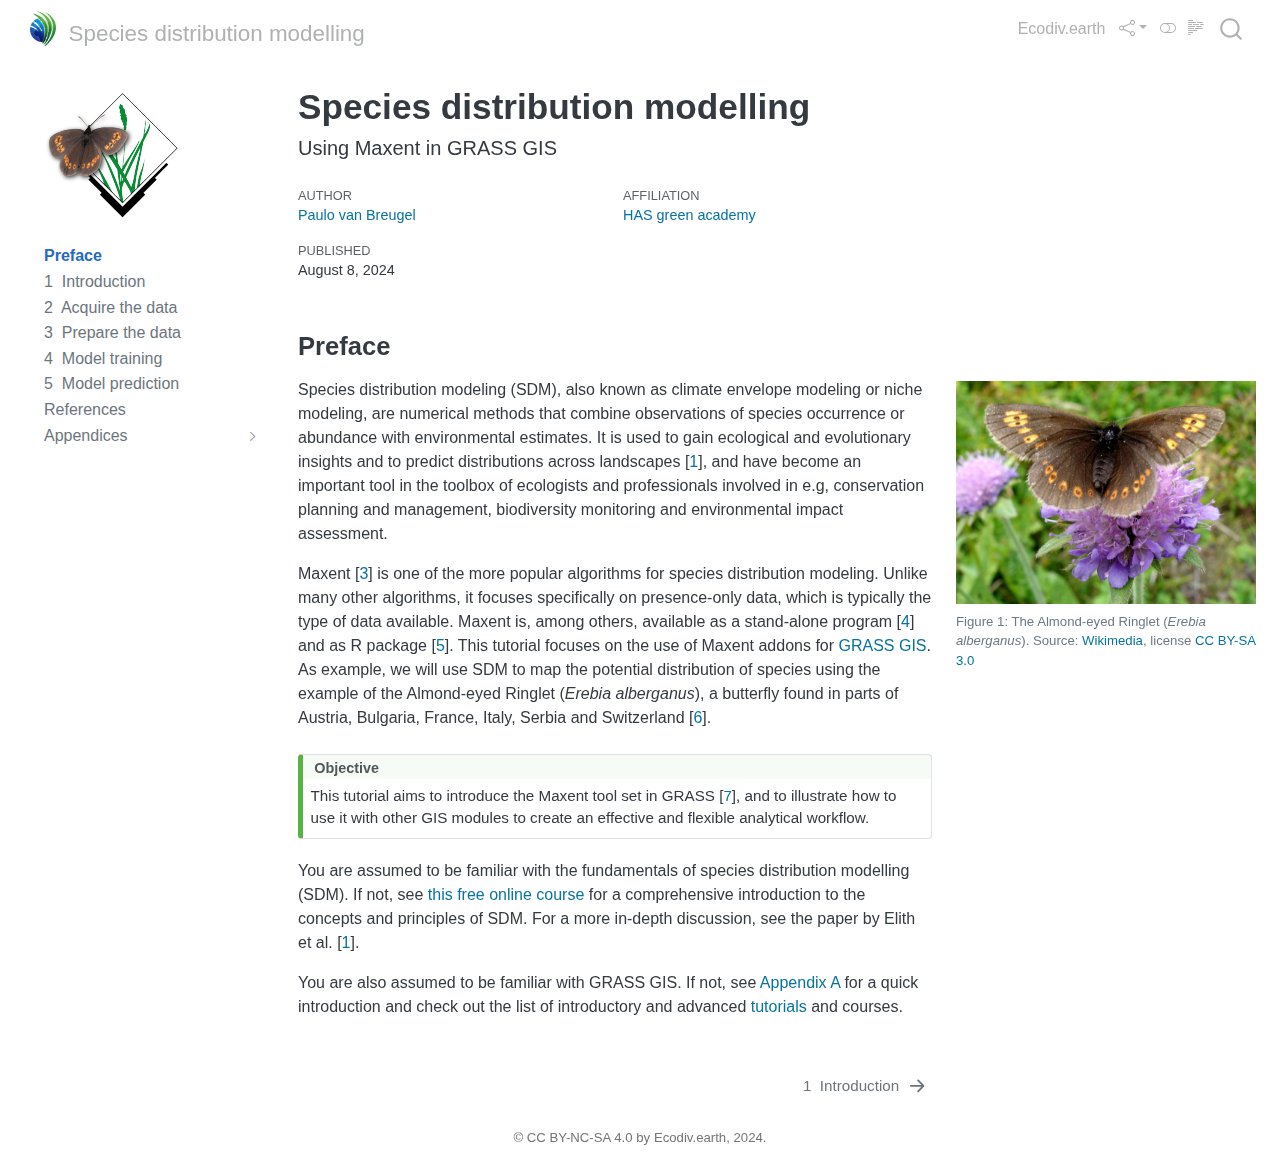
<file: sdmingrassgis/index.html>
<!DOCTYPE html>
<html xmlns="http://www.w3.org/1999/xhtml" lang="en" xml:lang="en"><head>

<meta charset="utf-8">
<meta name="generator" content="quarto-1.5.56">

<meta name="viewport" content="width=device-width, initial-scale=1.0, user-scalable=yes">

<meta name="author" content="Paulo van Breugel">
<meta name="dcterms.date" content="2024-08-08">

<title>Ecodiv.earth | sdm in grass gis – Species distribution modelling</title>
<style>
code{white-space: pre-wrap;}
span.smallcaps{font-variant: small-caps;}
div.columns{display: flex; gap: min(4vw, 1.5em);}
div.column{flex: auto; overflow-x: auto;}
div.hanging-indent{margin-left: 1.5em; text-indent: -1.5em;}
ul.task-list{list-style: none;}
ul.task-list li input[type="checkbox"] {
  width: 0.8em;
  margin: 0 0.8em 0.2em -1em; /* quarto-specific, see https://github.com/quarto-dev/quarto-cli/issues/4556 */ 
  vertical-align: middle;
}
/* CSS for citations */
div.csl-bib-body { }
div.csl-entry {
  clear: both;
}
.hanging-indent div.csl-entry {
  margin-left:2em;
  text-indent:-2em;
}
div.csl-left-margin {
  min-width:2em;
  float:left;
}
div.csl-right-inline {
  margin-left:2em;
  padding-left:1em;
}
div.csl-indent {
  margin-left: 2em;
}</style>


<script src="site_libs/quarto-nav/quarto-nav.js"></script>
<script src="site_libs/quarto-nav/headroom.min.js"></script>
<script src="site_libs/clipboard/clipboard.min.js"></script>
<script src="site_libs/quarto-search/autocomplete.umd.js"></script>
<script src="site_libs/quarto-search/fuse.min.js"></script>
<script src="site_libs/quarto-search/quarto-search.js"></script>
<meta name="quarto:offset" content="./">
<link href="./1_introduction.html" rel="next">
<link href="./images/favicon.ico" rel="icon">
<script src="site_libs/quarto-html/quarto.js"></script>
<script src="site_libs/quarto-html/popper.min.js"></script>
<script src="site_libs/quarto-html/tippy.umd.min.js"></script>
<script src="site_libs/quarto-html/anchor.min.js"></script>
<link href="site_libs/quarto-html/tippy.css" rel="stylesheet">
<link href="site_libs/quarto-html/quarto-syntax-highlighting.css" rel="stylesheet" class="quarto-color-scheme" id="quarto-text-highlighting-styles">
<link href="site_libs/quarto-html/quarto-syntax-highlighting-dark.css" rel="prefetch" class="quarto-color-scheme quarto-color-alternate" id="quarto-text-highlighting-styles">
<script src="site_libs/bootstrap/bootstrap.min.js"></script>
<link href="site_libs/bootstrap/bootstrap-icons.css" rel="stylesheet">
<link href="site_libs/bootstrap/bootstrap.min.css" rel="stylesheet" class="quarto-color-scheme" id="quarto-bootstrap" data-mode="light">
<link href="site_libs/bootstrap/bootstrap-dark.min.css" rel="prefetch" class="quarto-color-scheme quarto-color-alternate" id="quarto-bootstrap" data-mode="dark">
<script src="site_libs/quarto-contrib/iconify-2.1.0/iconify-icon.min.js"></script>
<script src="site_libs/quarto-contrib/glightbox/glightbox.min.js"></script>
<link href="site_libs/quarto-contrib/glightbox/glightbox.min.css" rel="stylesheet">
<link href="site_libs/quarto-contrib/glightbox/lightbox.css" rel="stylesheet">
<script id="quarto-search-options" type="application/json">{
  "location": "navbar",
  "copy-button": false,
  "collapse-after": 3,
  "panel-placement": "end",
  "type": "overlay",
  "limit": 50,
  "keyboard-shortcut": [
    "f",
    "/",
    "s"
  ],
  "show-item-context": false,
  "language": {
    "search-no-results-text": "No results",
    "search-matching-documents-text": "matching documents",
    "search-copy-link-title": "Copy link to search",
    "search-hide-matches-text": "Hide additional matches",
    "search-more-match-text": "more match in this document",
    "search-more-matches-text": "more matches in this document",
    "search-clear-button-title": "Clear",
    "search-text-placeholder": "",
    "search-detached-cancel-button-title": "Cancel",
    "search-submit-button-title": "Submit",
    "search-label": "Search"
  }
}</script>
<style>html{ scroll-behavior: smooth; }</style>


<meta property="og:title" content="Ecodiv.earth | sdm in grass gis">
<meta property="og:description" content="Using Maxent in GRASS GIS">
<meta property="og:site_name" content="Species distribution modelling">
<meta name="twitter:title" content="Ecodiv.earth | sdm in grass gis">
<meta name="twitter:description" content="Using Maxent in GRASS GIS">
<meta name="twitter:site" content="@ecodiv">
<meta name="twitter:card" content="summary">
</head>

<body class="nav-sidebar floating nav-fixed slimcontent">

<div id="quarto-search-results"></div>
  <header id="quarto-header" class="headroom fixed-top">
    <nav class="navbar navbar-expand-lg " data-bs-theme="dark">
      <div class="navbar-container container-fluid">
      <div class="navbar-brand-container mx-auto">
    <a href="./index.html" class="navbar-brand navbar-brand-logo">
    <img src="./images/logo.png" alt="" class="navbar-logo">
    </a>
    <a class="navbar-brand" href="./index.html">
    <span class="navbar-title">Species distribution modelling</span>
    </a>
  </div>
            <div id="quarto-search" class="" title="Search"></div>
          <button class="navbar-toggler" type="button" data-bs-toggle="collapse" data-bs-target="#navbarCollapse" aria-controls="navbarCollapse" role="menu" aria-expanded="false" aria-label="Toggle navigation" onclick="if (window.quartoToggleHeadroom) { window.quartoToggleHeadroom(); }">
  <span class="navbar-toggler-icon"></span>
</button>
          <div class="collapse navbar-collapse" id="navbarCollapse">
            <ul class="navbar-nav navbar-nav-scroll ms-auto">
  <li class="nav-item">
    <a class="nav-link" href="https://ecodiv.earth"> <i class="bi bi-home" role="img">
</i> 
<span class="menu-text">Ecodiv.earth</span></a>
  </li>  
</ul>
          </div> <!-- /navcollapse -->
            <div class="quarto-navbar-tools tools-wide">
    <div class="dropdown">
      <a href="" title="Share" id="quarto-navigation-tool-dropdown-0" class="quarto-navigation-tool dropdown-toggle px-1" data-bs-toggle="dropdown" aria-expanded="false" role="link" aria-label="Share"><i class="bi bi-share"></i></a>
      <ul class="dropdown-menu" aria-labelledby="quarto-navigation-tool-dropdown-0">
          <li>
            <a class="dropdown-item quarto-navbar-tools-item" href="https://twitter.com/intent/tweet?url=|url|">
              <i class="bi bi-twitter pe-1"></i>
            Twitter
            </a>
          </li>
          <li>
            <a class="dropdown-item quarto-navbar-tools-item" href="https://www.facebook.com/sharer/sharer.php?u=|url|">
              <i class="bi bi-facebook pe-1"></i>
            Facebook
            </a>
          </li>
          <li>
            <a class="dropdown-item quarto-navbar-tools-item" href="https://www.linkedin.com/sharing/share-offsite/?url=|url|">
              <i class="bi bi-linkedin pe-1"></i>
            LinkedIn
            </a>
          </li>
      </ul>
    </div>
  <a href="" class="quarto-color-scheme-toggle quarto-navigation-tool  px-1" onclick="window.quartoToggleColorScheme(); return false;" title="Toggle dark mode"><i class="bi"></i></a>
  <a href="" class="quarto-reader-toggle quarto-navigation-tool px-1" onclick="window.quartoToggleReader(); return false;" title="Toggle reader mode">
  <div class="quarto-reader-toggle-btn">
  <i class="bi"></i>
  </div>
</a>
</div>
      </div> <!-- /container-fluid -->
    </nav>
  <nav class="quarto-secondary-nav">
    <div class="container-fluid d-flex">
      <button type="button" class="quarto-btn-toggle btn" data-bs-toggle="collapse" role="button" data-bs-target=".quarto-sidebar-collapse-item" aria-controls="quarto-sidebar" aria-expanded="false" aria-label="Toggle sidebar navigation" onclick="if (window.quartoToggleHeadroom) { window.quartoToggleHeadroom(); }">
        <i class="bi bi-layout-text-sidebar-reverse"></i>
      </button>
        <nav class="quarto-page-breadcrumbs" aria-label="breadcrumb"><ol class="breadcrumb"><li class="breadcrumb-item"><a href="./index.html">Preface</a></li></ol></nav>
        <a class="flex-grow-1" role="navigation" data-bs-toggle="collapse" data-bs-target=".quarto-sidebar-collapse-item" aria-controls="quarto-sidebar" aria-expanded="false" aria-label="Toggle sidebar navigation" onclick="if (window.quartoToggleHeadroom) { window.quartoToggleHeadroom(); }">      
        </a>
    </div>
  </nav>
</header>
<!-- content -->
<div id="quarto-content" class="quarto-container page-columns page-rows-contents page-layout-article page-navbar">
<!-- sidebar -->
  <nav id="quarto-sidebar" class="sidebar collapse collapse-horizontal quarto-sidebar-collapse-item sidebar-navigation floating overflow-auto">
    <div class="pt-lg-2 mt-2 text-left sidebar-header sidebar-header-stacked">
      <a href="./index.html" class="sidebar-logo-link">
      <img src="./images/logo_SDM2.png" alt="" class="sidebar-logo py-0 d-lg-inline d-none">
      </a>
      </div>
    <div class="sidebar-menu-container"> 
    <ul class="list-unstyled mt-1">
        <li class="sidebar-item">
  <div class="sidebar-item-container"> 
  <a href="./index.html" class="sidebar-item-text sidebar-link active">
 <span class="menu-text">Preface</span></a>
  </div>
</li>
        <li class="sidebar-item">
  <div class="sidebar-item-container"> 
  <a href="./1_introduction.html" class="sidebar-item-text sidebar-link">
 <span class="menu-text"><span class="chapter-number">1</span>&nbsp; <span class="chapter-title">Introduction</span></span></a>
  </div>
</li>
        <li class="sidebar-item">
  <div class="sidebar-item-container"> 
  <a href="./2_obtaining_data.html" class="sidebar-item-text sidebar-link">
 <span class="menu-text"><span class="chapter-number">2</span>&nbsp; <span class="chapter-title">Acquire the data</span></span></a>
  </div>
</li>
        <li class="sidebar-item">
  <div class="sidebar-item-container"> 
  <a href="./3_data_preparation.html" class="sidebar-item-text sidebar-link">
 <span class="menu-text"><span class="chapter-number">3</span>&nbsp; <span class="chapter-title">Prepare the data</span></span></a>
  </div>
</li>
        <li class="sidebar-item">
  <div class="sidebar-item-container"> 
  <a href="./4_model_training.html" class="sidebar-item-text sidebar-link">
 <span class="menu-text"><span class="chapter-number">4</span>&nbsp; <span class="chapter-title">Model training</span></span></a>
  </div>
</li>
        <li class="sidebar-item">
  <div class="sidebar-item-container"> 
  <a href="./5_model_prediction.html" class="sidebar-item-text sidebar-link">
 <span class="menu-text"><span class="chapter-number">5</span>&nbsp; <span class="chapter-title">Model prediction</span></span></a>
  </div>
</li>
        <li class="sidebar-item">
  <div class="sidebar-item-container"> 
  <a href="./references.html" class="sidebar-item-text sidebar-link">
 <span class="menu-text">References</span></a>
  </div>
</li>
        <li class="sidebar-item sidebar-item-section">
      <div class="sidebar-item-container"> 
            <a class="sidebar-item-text sidebar-link text-start collapsed" data-bs-toggle="collapse" data-bs-target="#quarto-sidebar-section-1" role="navigation" aria-expanded="false">
 <span class="menu-text">Appendices</span></a>
          <a class="sidebar-item-toggle text-start collapsed" data-bs-toggle="collapse" data-bs-target="#quarto-sidebar-section-1" role="navigation" aria-expanded="false" aria-label="Toggle section">
            <i class="bi bi-chevron-right ms-2"></i>
          </a> 
      </div>
      <ul id="quarto-sidebar-section-1" class="collapse list-unstyled sidebar-section depth1 ">  
          <li class="sidebar-item">
  <div class="sidebar-item-container"> 
  <a href="./A1_grassbasics.html" class="sidebar-item-text sidebar-link">
 <span class="menu-text"><span class="chapter-number">A</span>&nbsp; <span class="chapter-title">Working in GRASS GIS</span></span></a>
  </div>
</li>
          <li class="sidebar-item">
  <div class="sidebar-item-container"> 
  <a href="./A3_sampledata.html" class="sidebar-item-text sidebar-link">
 <span class="menu-text"><span class="chapter-number">B</span>&nbsp; <span class="chapter-title">Sample data</span></span></a>
  </div>
</li>
          <li class="sidebar-item">
  <div class="sidebar-item-container"> 
  <a href="./A4_scriptmap.html" class="sidebar-item-text sidebar-link">
 <span class="menu-text"><span class="chapter-number">C</span>&nbsp; <span class="chapter-title">Scripting a map</span></span></a>
  </div>
</li>
      </ul>
  </li>
    </ul>
    </div>
</nav>
<div id="quarto-sidebar-glass" class="quarto-sidebar-collapse-item" data-bs-toggle="collapse" data-bs-target=".quarto-sidebar-collapse-item"></div>
<!-- margin-sidebar -->
    <div id="quarto-margin-sidebar" class="sidebar margin-sidebar zindex-bottom">
    </div>
<!-- main -->
<main class="content page-columns page-full" id="quarto-document-content">

<header id="title-block-header" class="quarto-title-block default">
<div class="quarto-title">
<h1 class="title">Species distribution modelling</h1>
<p class="subtitle lead">Using Maxent in GRASS GIS</p>
</div>


<div class="quarto-title-meta-author">
  <div class="quarto-title-meta-heading">Author</div>
  <div class="quarto-title-meta-heading">Affiliation</div>
  
    <div class="quarto-title-meta-contents">
    <p class="author"><a href="https://ecodiv.earth/about.html">Paulo van Breugel</a> </p>
  </div>
  <div class="quarto-title-meta-contents">
        <p class="affiliation">
            <a href="https://has.nl/en">
            HAS green academy
            </a>
          </p>
      </div>
  </div>

<div class="quarto-title-meta">

      
    <div>
    <div class="quarto-title-meta-heading">Published</div>
    <div class="quarto-title-meta-contents">
      <p class="date">August 8, 2024</p>
    </div>
  </div>
  
    
  </div>
  


</header>


<section id="preface" class="level1 unnumbered page-columns page-full">
<h1 class="unnumbered">Preface</h1>
<p>Species distribution modeling (SDM), also known as climate envelope modeling or niche modeling, are numerical methods that combine observations of species occurrence or abundance with environmental estimates. It is used to gain ecological and evolutionary insights and to predict distributions across landscapes <span class="citation" data-cites="elith2009">[<a href="references.html#ref-elith2009" role="doc-biblioref">1</a>]</span>, and have become an important tool in the toolbox of ecologists and professionals involved in e.g, conservation planning and management, biodiversity monitoring and environmental impact assessment.</p>

<div class="no-row-height column-margin column-container"><div class="">
<div id="fig-erebiaalberganus" class="quarto-float quarto-figure quarto-figure-center anchored">
<figure class="quarto-float quarto-float-fig figure">
<div aria-describedby="fig-erebiaalberganus-caption-0ceaefa1-69ba-4598-a22c-09a6ac19f8ca">
<a href="images/Erebia_alberganus.jpg" class="lightbox" data-gallery="quarto-lightbox-gallery-1" title="Figure&nbsp;1: The Almond-eyed Ringlet (Erebia alberganus). Source: Wikimedia, license CC BY-SA 3.0"><img src="images/Erebia_alberganus.jpg" class="img-fluid figure-img"></a>
</div>
<figcaption class="quarto-float-caption-bottom quarto-float-caption quarto-float-fig" id="fig-erebiaalberganus-caption-0ceaefa1-69ba-4598-a22c-09a6ac19f8ca">
Figure&nbsp;1: The Almond-eyed Ringlet (<em>Erebia alberganus</em>). Source: <a href="https://commons.wikimedia.org/wiki/File:Erebia_alberganus.jpg">Wikimedia</a>, license <a href="https://creativecommons.org/licenses/by-sa/3.0/">CC BY-SA 3.0</a>
</figcaption>
</figure>
</div>
</div></div><p>Maxent <span class="citation" data-cites="phillipsMaximumEntropyModeling2006a">[<a href="references.html#ref-phillipsOpeningBlackBox2017a" role="doc-biblioref">3</a>]</span> is one of the more popular algorithms for species distribution modeling. Unlike many other algorithms, it focuses specifically on presence-only data, which is typically the type of data available. Maxent is, among others, available as a stand-alone program <span class="citation" data-cites="phillipsMaxentSoftwareSpecies">[<a href="references.html#ref-phillipsMaxentSoftwareSpecies" role="doc-biblioref">4</a>]</span> and as R package <span class="citation" data-cites="maxnetcit">[<a href="references.html#ref-maxnetcit" role="doc-biblioref">5</a>]</span>. This tutorial focuses on the use of Maxent addons for <a href="https://grass.osgeo.org/learn/overview/">GRASS GIS</a>. As example, we will use SDM to map the potential distribution of species using the example of the Almond-eyed Ringlet (<em>Erebia alberganus</em>), a butterfly found in parts of Austria, Bulgaria, France, Italy, Serbia and Switzerland <span class="citation" data-cites="vanswaay2010">[<a href="references.html#ref-vanswaay2010" role="doc-biblioref">6</a>]</span>.</p>
<div class="callout callout-style-default callout-tip no-icon callout-titled">
<div class="callout-header d-flex align-content-center">
<div class="callout-icon-container">
<i class="callout-icon no-icon"></i>
</div>
<div class="callout-title-container flex-fill">
<iconify-icon inline="" icon="ph:target-fill" style="font-size: 1.25em;" aria-label="Icon target-fill from ph Iconify.design set." title="Icon target-fill from ph Iconify.design set."></iconify-icon> Objective
</div>
</div>
<div class="callout-body-container callout-body">
<p>This tutorial aims to introduce the Maxent tool set in GRASS <span class="citation" data-cites="grassdevelopmentteam2024">[<a href="references.html#ref-grassdevelopmentteam2024" role="doc-biblioref">7</a>]</span>, and to illustrate how to use it with other GIS modules to create an effective and flexible analytical workflow.</p>
</div>
</div>
<p>You are assumed to be familiar with the fundamentals of species distribution modelling (SDM). If not, see <a href="https://www.youtube.com/playlist?list=PL8nSYhbf9nDSotrn-JSZiJki1sTnnw3yS">this free online course</a> for a comprehensive introduction to the concepts and principles of SDM. For a more in-depth discussion, see the paper by Elith et al. <span class="citation" data-cites="elith2009">[<a href="references.html#ref-elith2009" role="doc-biblioref">1</a>]</span>.</p>
<p>You are also assumed to be familiar with GRASS GIS. If not, see <a href="./A1_grassbasics.html">Appendix A</a> for a quick introduction and check out the list of introductory and advanced <a href="https://grass.osgeo.org/learn/tutorials/">tutorials</a> and courses.</p>


<div id="refs" class="references csl-bib-body" role="list" style="display: none">
<div id="ref-elith2009" class="csl-entry" role="listitem">
<div class="csl-left-margin">1. </div><div class="csl-right-inline">Elith J, Leathwick JR (2009) Species <span>Distribution Models</span>: <span>Ecological Explanation</span> and <span>Prediction Across Space</span> and <span>Time</span>. Annual Review of Ecology, Evolution, and Systematics 40(1):677–697. <a href="https://doi.org/10.1146/annurev.ecolsys.110308.120159">https://doi.org/10.1146/annurev.ecolsys.110308.120159</a></div>
</div>
<div id="ref-phillipsMaximumEntropyModeling2006a" class="csl-entry" role="listitem">
<div class="csl-left-margin">2. </div><div class="csl-right-inline">Phillips SJ, Anderson RP, Schapire RE (2006) Maximum entropy modeling of species geographic distributions. Ecological Modelling 190(3):231–259. <a href="https://doi.org/10.1016/j.ecolmodel.2005.03.026">https://doi.org/10.1016/j.ecolmodel.2005.03.026</a></div>
</div>
<div id="ref-phillipsOpeningBlackBox2017a" class="csl-entry" role="listitem">
<div class="csl-left-margin">3. </div><div class="csl-right-inline">Phillips SJ, Anderson RP, Dudík M, Schapire RE, Blair ME (2017) Opening the black box: An open-source release of <span>Maxent</span>. Ecography 40(7):887–893. <a href="https://doi.org/10.1111/ecog.03049">https://doi.org/10.1111/ecog.03049</a></div>
</div>
<div id="ref-phillipsMaxentSoftwareSpecies" class="csl-entry" role="listitem">
<div class="csl-left-margin">4. </div><div class="csl-right-inline">Phillips SJ, Dudík M, Schapire R (2024) <a href="http://biodiversityinformatics.amnh.org/open_source/maxent/">Maxent software for modeling species niches and distributions (version 3.4.4)</a></div>
</div>
<div id="ref-maxnetcit" class="csl-entry" role="listitem">
<div class="csl-left-margin">5. </div><div class="csl-right-inline">Phillips S (2021) <a href="https://CRAN.R-project.org/package=maxnet">Maxnet: Fitting ’maxent’ species distribution models with ’glmnet’</a></div>
</div>
<div id="ref-vanswaay2010" class="csl-entry" role="listitem">
<div class="csl-left-margin">6. </div><div class="csl-right-inline">van Swaay C, Wynhoff I, Verovnik R, et al (2010) Erebia albergana. <span>The IUCN Red List</span> of <span>Threatened Species</span> 2010. IUCN Red List of Threatened Species. <a href="https://doi.org/10.2305/IUCN.UK.2010-1.RLTS.T173278A6984115.en">https://doi.org/10.2305/IUCN.UK.2010-1.RLTS.T173278A6984115.en</a></div>
</div>
<div id="ref-grassdevelopmentteam2024" class="csl-entry" role="listitem">
<div class="csl-left-margin">7. </div><div class="csl-right-inline">GRASS Development Team (2024) <a href="https://doi.org/10.5281/zenodo.5176030"><span>GRASS GIS</span></a></div>
</div>
</div>
</section>

</main> <!-- /main -->
<script id="quarto-html-after-body" type="application/javascript">
window.document.addEventListener("DOMContentLoaded", function (event) {
  const toggleBodyColorMode = (bsSheetEl) => {
    const mode = bsSheetEl.getAttribute("data-mode");
    const bodyEl = window.document.querySelector("body");
    if (mode === "dark") {
      bodyEl.classList.add("quarto-dark");
      bodyEl.classList.remove("quarto-light");
    } else {
      bodyEl.classList.add("quarto-light");
      bodyEl.classList.remove("quarto-dark");
    }
  }
  const toggleBodyColorPrimary = () => {
    const bsSheetEl = window.document.querySelector("link#quarto-bootstrap");
    if (bsSheetEl) {
      toggleBodyColorMode(bsSheetEl);
    }
  }
  toggleBodyColorPrimary();  
  const disableStylesheet = (stylesheets) => {
    for (let i=0; i < stylesheets.length; i++) {
      const stylesheet = stylesheets[i];
      stylesheet.rel = 'prefetch';
    }
  }
  const enableStylesheet = (stylesheets) => {
    for (let i=0; i < stylesheets.length; i++) {
      const stylesheet = stylesheets[i];
      stylesheet.rel = 'stylesheet';
    }
  }
  const manageTransitions = (selector, allowTransitions) => {
    const els = window.document.querySelectorAll(selector);
    for (let i=0; i < els.length; i++) {
      const el = els[i];
      if (allowTransitions) {
        el.classList.remove('notransition');
      } else {
        el.classList.add('notransition');
      }
    }
  }
  const toggleGiscusIfUsed = (isAlternate, darkModeDefault) => {
    const baseTheme = document.querySelector('#giscus-base-theme')?.value ?? 'light';
    const alternateTheme = document.querySelector('#giscus-alt-theme')?.value ?? 'dark';
    let newTheme = '';
    if(darkModeDefault) {
      newTheme = isAlternate ? baseTheme : alternateTheme;
    } else {
      newTheme = isAlternate ? alternateTheme : baseTheme;
    }
    const changeGiscusTheme = () => {
      // From: https://github.com/giscus/giscus/issues/336
      const sendMessage = (message) => {
        const iframe = document.querySelector('iframe.giscus-frame');
        if (!iframe) return;
        iframe.contentWindow.postMessage({ giscus: message }, 'https://giscus.app');
      }
      sendMessage({
        setConfig: {
          theme: newTheme
        }
      });
    }
    const isGiscussLoaded = window.document.querySelector('iframe.giscus-frame') !== null;
    if (isGiscussLoaded) {
      changeGiscusTheme();
    }
  }
  const toggleColorMode = (alternate) => {
    // Switch the stylesheets
    const alternateStylesheets = window.document.querySelectorAll('link.quarto-color-scheme.quarto-color-alternate');
    manageTransitions('#quarto-margin-sidebar .nav-link', false);
    if (alternate) {
      enableStylesheet(alternateStylesheets);
      for (const sheetNode of alternateStylesheets) {
        if (sheetNode.id === "quarto-bootstrap") {
          toggleBodyColorMode(sheetNode);
        }
      }
    } else {
      disableStylesheet(alternateStylesheets);
      toggleBodyColorPrimary();
    }
    manageTransitions('#quarto-margin-sidebar .nav-link', true);
    // Switch the toggles
    const toggles = window.document.querySelectorAll('.quarto-color-scheme-toggle');
    for (let i=0; i < toggles.length; i++) {
      const toggle = toggles[i];
      if (toggle) {
        if (alternate) {
          toggle.classList.add("alternate");     
        } else {
          toggle.classList.remove("alternate");
        }
      }
    }
    // Hack to workaround the fact that safari doesn't
    // properly recolor the scrollbar when toggling (#1455)
    if (navigator.userAgent.indexOf('Safari') > 0 && navigator.userAgent.indexOf('Chrome') == -1) {
      manageTransitions("body", false);
      window.scrollTo(0, 1);
      setTimeout(() => {
        window.scrollTo(0, 0);
        manageTransitions("body", true);
      }, 40);  
    }
  }
  const isFileUrl = () => { 
    return window.location.protocol === 'file:';
  }
  const hasAlternateSentinel = () => {  
    let styleSentinel = getColorSchemeSentinel();
    if (styleSentinel !== null) {
      return styleSentinel === "alternate";
    } else {
      return false;
    }
  }
  const setStyleSentinel = (alternate) => {
    const value = alternate ? "alternate" : "default";
    if (!isFileUrl()) {
      window.localStorage.setItem("quarto-color-scheme", value);
    } else {
      localAlternateSentinel = value;
    }
  }
  const getColorSchemeSentinel = () => {
    if (!isFileUrl()) {
      const storageValue = window.localStorage.getItem("quarto-color-scheme");
      return storageValue != null ? storageValue : localAlternateSentinel;
    } else {
      return localAlternateSentinel;
    }
  }
  const darkModeDefault = false;
  let localAlternateSentinel = darkModeDefault ? 'alternate' : 'default';
  // Dark / light mode switch
  window.quartoToggleColorScheme = () => {
    // Read the current dark / light value 
    let toAlternate = !hasAlternateSentinel();
    toggleColorMode(toAlternate);
    setStyleSentinel(toAlternate);
    toggleGiscusIfUsed(toAlternate, darkModeDefault);
  };
  // Ensure there is a toggle, if there isn't float one in the top right
  if (window.document.querySelector('.quarto-color-scheme-toggle') === null) {
    const a = window.document.createElement('a');
    a.classList.add('top-right');
    a.classList.add('quarto-color-scheme-toggle');
    a.href = "";
    a.onclick = function() { try { window.quartoToggleColorScheme(); } catch {} return false; };
    const i = window.document.createElement("i");
    i.classList.add('bi');
    a.appendChild(i);
    window.document.body.appendChild(a);
  }
  // Switch to dark mode if need be
  if (hasAlternateSentinel()) {
    toggleColorMode(true);
  } else {
    toggleColorMode(false);
  }
  const icon = "";
  const anchorJS = new window.AnchorJS();
  anchorJS.options = {
    placement: 'right',
    icon: icon
  };
  anchorJS.add('.anchored');
  const isCodeAnnotation = (el) => {
    for (const clz of el.classList) {
      if (clz.startsWith('code-annotation-')) {                     
        return true;
      }
    }
    return false;
  }
  const onCopySuccess = function(e) {
    // button target
    const button = e.trigger;
    // don't keep focus
    button.blur();
    // flash "checked"
    button.classList.add('code-copy-button-checked');
    var currentTitle = button.getAttribute("title");
    button.setAttribute("title", "Copied!");
    let tooltip;
    if (window.bootstrap) {
      button.setAttribute("data-bs-toggle", "tooltip");
      button.setAttribute("data-bs-placement", "left");
      button.setAttribute("data-bs-title", "Copied!");
      tooltip = new bootstrap.Tooltip(button, 
        { trigger: "manual", 
          customClass: "code-copy-button-tooltip",
          offset: [0, -8]});
      tooltip.show();    
    }
    setTimeout(function() {
      if (tooltip) {
        tooltip.hide();
        button.removeAttribute("data-bs-title");
        button.removeAttribute("data-bs-toggle");
        button.removeAttribute("data-bs-placement");
      }
      button.setAttribute("title", currentTitle);
      button.classList.remove('code-copy-button-checked');
    }, 1000);
    // clear code selection
    e.clearSelection();
  }
  const getTextToCopy = function(trigger) {
      const codeEl = trigger.previousElementSibling.cloneNode(true);
      for (const childEl of codeEl.children) {
        if (isCodeAnnotation(childEl)) {
          childEl.remove();
        }
      }
      return codeEl.innerText;
  }
  const clipboard = new window.ClipboardJS('.code-copy-button:not([data-in-quarto-modal])', {
    text: getTextToCopy
  });
  clipboard.on('success', onCopySuccess);
  if (window.document.getElementById('quarto-embedded-source-code-modal')) {
    // For code content inside modals, clipBoardJS needs to be initialized with a container option
    // TODO: Check when it could be a function (https://github.com/zenorocha/clipboard.js/issues/860)
    const clipboardModal = new window.ClipboardJS('.code-copy-button[data-in-quarto-modal]', {
      text: getTextToCopy,
      container: window.document.getElementById('quarto-embedded-source-code-modal')
    });
    clipboardModal.on('success', onCopySuccess);
  }
    var localhostRegex = new RegExp(/^(?:http|https):\/\/localhost\:?[0-9]*\//);
    var mailtoRegex = new RegExp(/^mailto:/);
      var filterRegex = new RegExp("https:\/\/ecodiv\.earth\/");
    var isInternal = (href) => {
        return filterRegex.test(href) || localhostRegex.test(href) || mailtoRegex.test(href);
    }
    // Inspect non-navigation links and adorn them if external
 	var links = window.document.querySelectorAll('a[href]:not(.nav-link):not(.navbar-brand):not(.toc-action):not(.sidebar-link):not(.sidebar-item-toggle):not(.pagination-link):not(.no-external):not([aria-hidden]):not(.dropdown-item):not(.quarto-navigation-tool):not(.about-link)');
    for (var i=0; i<links.length; i++) {
      const link = links[i];
      if (!isInternal(link.href)) {
        // undo the damage that might have been done by quarto-nav.js in the case of
        // links that we want to consider external
        if (link.dataset.originalHref !== undefined) {
          link.href = link.dataset.originalHref;
        }
          // target, if specified
          link.setAttribute("target", "_blank");
          if (link.getAttribute("rel") === null) {
            link.setAttribute("rel", "noopener");
          }
      }
    }
  function tippyHover(el, contentFn, onTriggerFn, onUntriggerFn) {
    const config = {
      allowHTML: true,
      maxWidth: 500,
      delay: 100,
      arrow: false,
      appendTo: function(el) {
          return el.parentElement;
      },
      interactive: true,
      interactiveBorder: 10,
      theme: 'quarto',
      placement: 'bottom-start',
    };
    if (contentFn) {
      config.content = contentFn;
    }
    if (onTriggerFn) {
      config.onTrigger = onTriggerFn;
    }
    if (onUntriggerFn) {
      config.onUntrigger = onUntriggerFn;
    }
    window.tippy(el, config); 
  }
  const noterefs = window.document.querySelectorAll('a[role="doc-noteref"]');
  for (var i=0; i<noterefs.length; i++) {
    const ref = noterefs[i];
    tippyHover(ref, function() {
      // use id or data attribute instead here
      let href = ref.getAttribute('data-footnote-href') || ref.getAttribute('href');
      try { href = new URL(href).hash; } catch {}
      const id = href.replace(/^#\/?/, "");
      const note = window.document.getElementById(id);
      if (note) {
        return note.innerHTML;
      } else {
        return "";
      }
    });
  }
  const xrefs = window.document.querySelectorAll('a.quarto-xref');
  const processXRef = (id, note) => {
    // Strip column container classes
    const stripColumnClz = (el) => {
      el.classList.remove("page-full", "page-columns");
      if (el.children) {
        for (const child of el.children) {
          stripColumnClz(child);
        }
      }
    }
    stripColumnClz(note)
    if (id === null || id.startsWith('sec-')) {
      // Special case sections, only their first couple elements
      const container = document.createElement("div");
      if (note.children && note.children.length > 2) {
        container.appendChild(note.children[0].cloneNode(true));
        for (let i = 1; i < note.children.length; i++) {
          const child = note.children[i];
          if (child.tagName === "P" && child.innerText === "") {
            continue;
          } else {
            container.appendChild(child.cloneNode(true));
            break;
          }
        }
        if (window.Quarto?.typesetMath) {
          window.Quarto.typesetMath(container);
        }
        return container.innerHTML
      } else {
        if (window.Quarto?.typesetMath) {
          window.Quarto.typesetMath(note);
        }
        return note.innerHTML;
      }
    } else {
      // Remove any anchor links if they are present
      const anchorLink = note.querySelector('a.anchorjs-link');
      if (anchorLink) {
        anchorLink.remove();
      }
      if (window.Quarto?.typesetMath) {
        window.Quarto.typesetMath(note);
      }
      // TODO in 1.5, we should make sure this works without a callout special case
      if (note.classList.contains("callout")) {
        return note.outerHTML;
      } else {
        return note.innerHTML;
      }
    }
  }
  for (var i=0; i<xrefs.length; i++) {
    const xref = xrefs[i];
    tippyHover(xref, undefined, function(instance) {
      instance.disable();
      let url = xref.getAttribute('href');
      let hash = undefined; 
      if (url.startsWith('#')) {
        hash = url;
      } else {
        try { hash = new URL(url).hash; } catch {}
      }
      if (hash) {
        const id = hash.replace(/^#\/?/, "");
        const note = window.document.getElementById(id);
        if (note !== null) {
          try {
            const html = processXRef(id, note.cloneNode(true));
            instance.setContent(html);
          } finally {
            instance.enable();
            instance.show();
          }
        } else {
          // See if we can fetch this
          fetch(url.split('#')[0])
          .then(res => res.text())
          .then(html => {
            const parser = new DOMParser();
            const htmlDoc = parser.parseFromString(html, "text/html");
            const note = htmlDoc.getElementById(id);
            if (note !== null) {
              const html = processXRef(id, note);
              instance.setContent(html);
            } 
          }).finally(() => {
            instance.enable();
            instance.show();
          });
        }
      } else {
        // See if we can fetch a full url (with no hash to target)
        // This is a special case and we should probably do some content thinning / targeting
        fetch(url)
        .then(res => res.text())
        .then(html => {
          const parser = new DOMParser();
          const htmlDoc = parser.parseFromString(html, "text/html");
          const note = htmlDoc.querySelector('main.content');
          if (note !== null) {
            // This should only happen for chapter cross references
            // (since there is no id in the URL)
            // remove the first header
            if (note.children.length > 0 && note.children[0].tagName === "HEADER") {
              note.children[0].remove();
            }
            const html = processXRef(null, note);
            instance.setContent(html);
          } 
        }).finally(() => {
          instance.enable();
          instance.show();
        });
      }
    }, function(instance) {
    });
  }
      let selectedAnnoteEl;
      const selectorForAnnotation = ( cell, annotation) => {
        let cellAttr = 'data-code-cell="' + cell + '"';
        let lineAttr = 'data-code-annotation="' +  annotation + '"';
        const selector = 'span[' + cellAttr + '][' + lineAttr + ']';
        return selector;
      }
      const selectCodeLines = (annoteEl) => {
        const doc = window.document;
        const targetCell = annoteEl.getAttribute("data-target-cell");
        const targetAnnotation = annoteEl.getAttribute("data-target-annotation");
        const annoteSpan = window.document.querySelector(selectorForAnnotation(targetCell, targetAnnotation));
        const lines = annoteSpan.getAttribute("data-code-lines").split(",");
        const lineIds = lines.map((line) => {
          return targetCell + "-" + line;
        })
        let top = null;
        let height = null;
        let parent = null;
        if (lineIds.length > 0) {
            //compute the position of the single el (top and bottom and make a div)
            const el = window.document.getElementById(lineIds[0]);
            top = el.offsetTop;
            height = el.offsetHeight;
            parent = el.parentElement.parentElement;
          if (lineIds.length > 1) {
            const lastEl = window.document.getElementById(lineIds[lineIds.length - 1]);
            const bottom = lastEl.offsetTop + lastEl.offsetHeight;
            height = bottom - top;
          }
          if (top !== null && height !== null && parent !== null) {
            // cook up a div (if necessary) and position it 
            let div = window.document.getElementById("code-annotation-line-highlight");
            if (div === null) {
              div = window.document.createElement("div");
              div.setAttribute("id", "code-annotation-line-highlight");
              div.style.position = 'absolute';
              parent.appendChild(div);
            }
            div.style.top = top - 2 + "px";
            div.style.height = height + 4 + "px";
            div.style.left = 0;
            let gutterDiv = window.document.getElementById("code-annotation-line-highlight-gutter");
            if (gutterDiv === null) {
              gutterDiv = window.document.createElement("div");
              gutterDiv.setAttribute("id", "code-annotation-line-highlight-gutter");
              gutterDiv.style.position = 'absolute';
              const codeCell = window.document.getElementById(targetCell);
              const gutter = codeCell.querySelector('.code-annotation-gutter');
              gutter.appendChild(gutterDiv);
            }
            gutterDiv.style.top = top - 2 + "px";
            gutterDiv.style.height = height + 4 + "px";
          }
          selectedAnnoteEl = annoteEl;
        }
      };
      const unselectCodeLines = () => {
        const elementsIds = ["code-annotation-line-highlight", "code-annotation-line-highlight-gutter"];
        elementsIds.forEach((elId) => {
          const div = window.document.getElementById(elId);
          if (div) {
            div.remove();
          }
        });
        selectedAnnoteEl = undefined;
      };
        // Handle positioning of the toggle
    window.addEventListener(
      "resize",
      throttle(() => {
        elRect = undefined;
        if (selectedAnnoteEl) {
          selectCodeLines(selectedAnnoteEl);
        }
      }, 10)
    );
    function throttle(fn, ms) {
    let throttle = false;
    let timer;
      return (...args) => {
        if(!throttle) { // first call gets through
            fn.apply(this, args);
            throttle = true;
        } else { // all the others get throttled
            if(timer) clearTimeout(timer); // cancel #2
            timer = setTimeout(() => {
              fn.apply(this, args);
              timer = throttle = false;
            }, ms);
        }
      };
    }
      const annoteTargets = window.document.querySelectorAll('.code-annotation-anchor');
      for (let i=0; i<annoteTargets.length; i++) {
        const annoteTarget = annoteTargets[i];
        const targetCell = annoteTarget.getAttribute("data-target-cell");
        const targetAnnotation = annoteTarget.getAttribute("data-target-annotation");
        const contentFn = () => {
          const content = window.document.querySelector(selectorForAnnotation(targetCell, targetAnnotation));
          if (content) {
            const tipContent = content.cloneNode(true);
            tipContent.classList.add("code-annotation-tip-content");
            return tipContent.outerHTML;
          }
        }
        const config = {
          allowHTML: true,
          content: contentFn,
          onShow: (instance) => {
            selectCodeLines(instance.reference);
            instance.reference.classList.add('code-annotation-active');
            window.tippy.hideAll();
          },
          onHide: (instance) => {
            unselectCodeLines();
            instance.reference.classList.remove('code-annotation-active');
          },
          maxWidth: 300,
          delay: [50, 0],
          duration: [200, 0],
          offset: [5, 10],
          arrow: true,
          trigger: 'click',
          appendTo: function(el) {
            return el.parentElement.parentElement.parentElement;
          },
          interactive: true,
          interactiveBorder: 10,
          theme: 'quarto',
          placement: 'right',
          positionFixed: true,
          popperOptions: {
            modifiers: [
            {
              name: 'flip',
              options: {
                flipVariations: false, // true by default
                allowedAutoPlacements: ['right'],
                fallbackPlacements: ['right', 'top', 'top-start', 'top-end', 'bottom', 'bottom-start', 'bottom-end', 'left'],
              },
            },
            {
              name: 'preventOverflow',
              options: {
                mainAxis: false,
                altAxis: false
              }
            }
            ]        
          }      
        };
        window.tippy(annoteTarget, config); 
      }
  const findCites = (el) => {
    const parentEl = el.parentElement;
    if (parentEl) {
      const cites = parentEl.dataset.cites;
      if (cites) {
        return {
          el,
          cites: cites.split(' ')
        };
      } else {
        return findCites(el.parentElement)
      }
    } else {
      return undefined;
    }
  };
  var bibliorefs = window.document.querySelectorAll('a[role="doc-biblioref"]');
  for (var i=0; i<bibliorefs.length; i++) {
    const ref = bibliorefs[i];
    const citeInfo = findCites(ref);
    if (citeInfo) {
      tippyHover(citeInfo.el, function() {
        var popup = window.document.createElement('div');
        citeInfo.cites.forEach(function(cite) {
          var citeDiv = window.document.createElement('div');
          citeDiv.classList.add('hanging-indent');
          citeDiv.classList.add('csl-entry');
          var biblioDiv = window.document.getElementById('ref-' + cite);
          if (biblioDiv) {
            citeDiv.innerHTML = biblioDiv.innerHTML;
          }
          popup.appendChild(citeDiv);
        });
        return popup.innerHTML;
      });
    }
  }
});
</script>
<nav class="page-navigation">
  <div class="nav-page nav-page-previous">
  </div>
  <div class="nav-page nav-page-next">
      <a href="./1_introduction.html" class="pagination-link" aria-label="Introduction">
        <span class="nav-page-text"><span class="chapter-number">1</span>&nbsp; <span class="chapter-title">Introduction</span></span> <i class="bi bi-arrow-right-short"></i>
      </a>
  </div>
</nav>
</div> <!-- /content -->
<footer class="footer">
  <div class="nav-footer">
    <div class="nav-footer-left">
      &nbsp;
    </div>   
    <div class="nav-footer-center">
<p>© <a href="https://creativecommons.org/licenses/by-nc-sa/4.0/">CC BY-NC-SA 4.0</a> by Ecodiv.earth, 2024.</p>
</div>
    <div class="nav-footer-right">
      &nbsp;
    </div>
  </div>
</footer>
<script>var lightboxQuarto = GLightbox({"selector":".lightbox","openEffect":"zoom","closeEffect":"zoom","descPosition":"bottom","loop":false});
(function() {
  let previousOnload = window.onload;
  window.onload = () => {
    if (previousOnload) {
      previousOnload();
    }
    lightboxQuarto.on('slide_before_load', (data) => {
      const { slideIndex, slideNode, slideConfig, player, trigger } = data;
      const href = trigger.getAttribute('href');
      if (href !== null) {
        const imgEl = window.document.querySelector(`a[href="${href}"] img`);
        if (imgEl !== null) {
          const srcAttr = imgEl.getAttribute("src");
          if (srcAttr && srcAttr.startsWith("data:")) {
            slideConfig.href = srcAttr;
          }
        }
      } 
    });
  
    lightboxQuarto.on('slide_after_load', (data) => {
      const { slideIndex, slideNode, slideConfig, player, trigger } = data;
      if (window.Quarto?.typesetMath) {
        window.Quarto.typesetMath(slideNode);
      }
    });
  
  };
  
})();
          </script>




<script src="site_libs/quarto-html/zenscroll-min.js"></script>
</body></html>
</file>
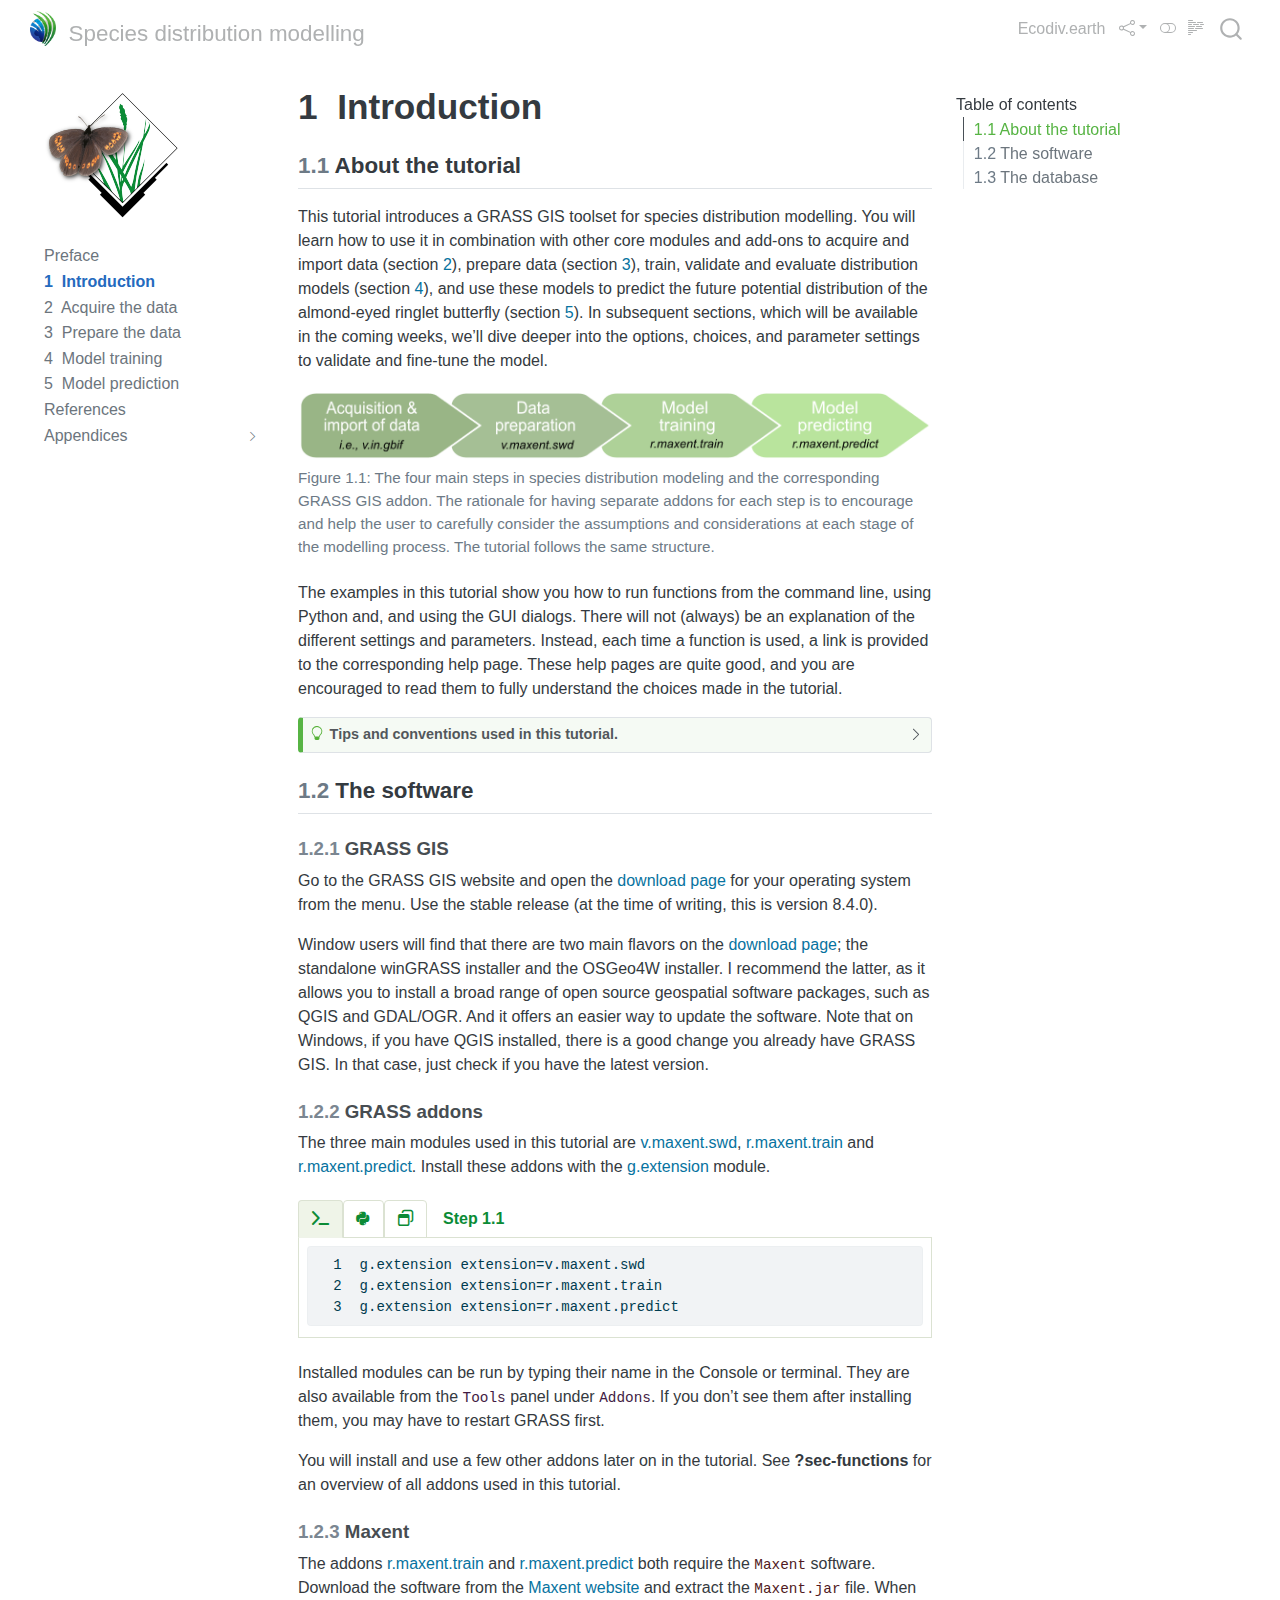
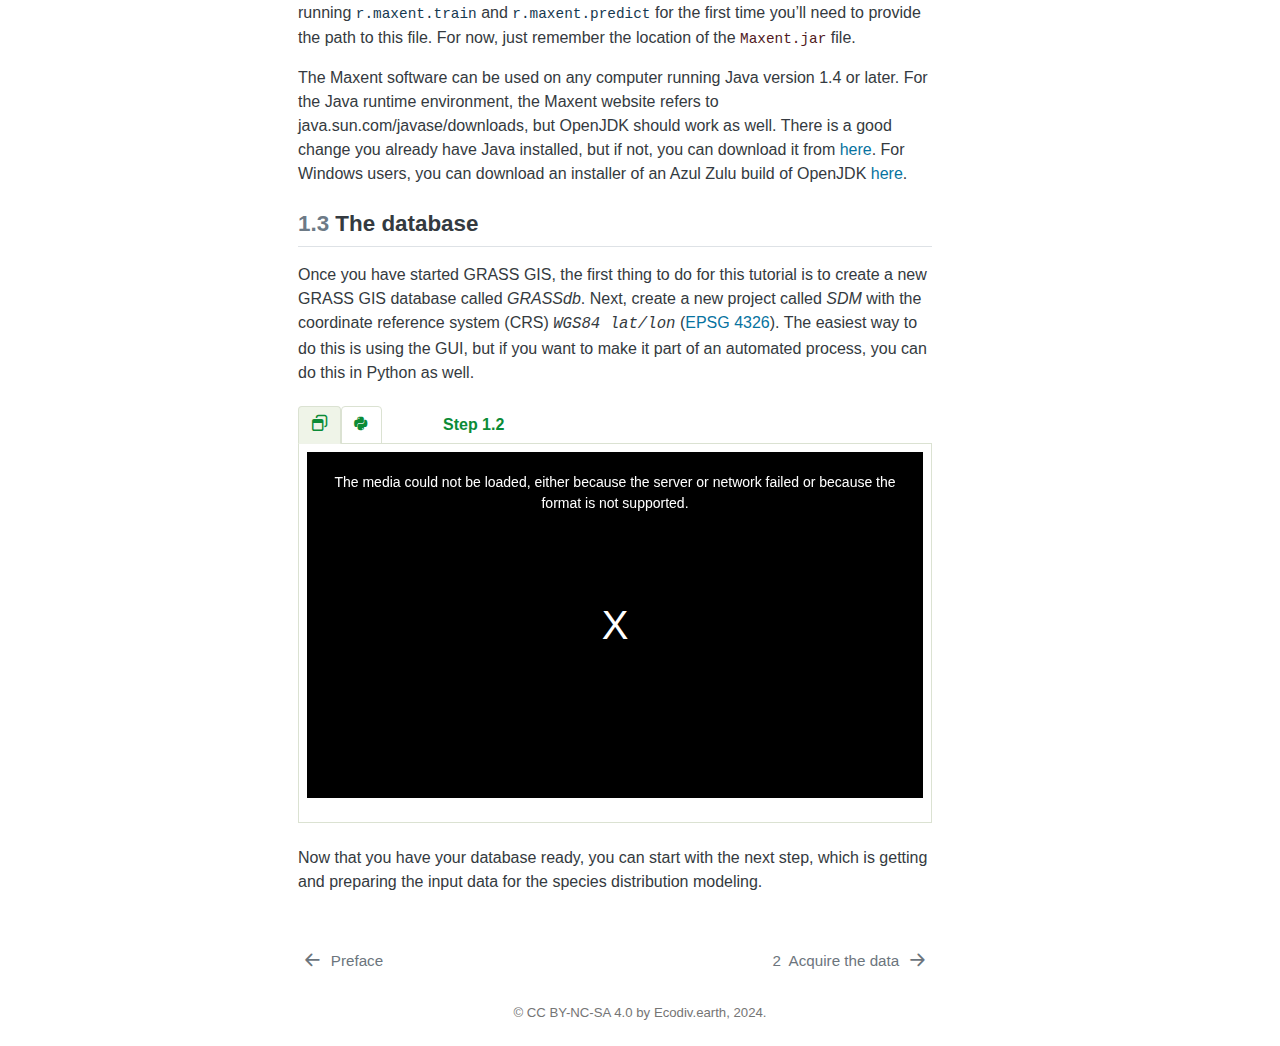
<file: sdmingrassgis/1_introduction.html>
<!DOCTYPE html>
<html xmlns="http://www.w3.org/1999/xhtml" lang="en" xml:lang="en"><head>

<meta charset="utf-8">
<meta name="generator" content="quarto-1.5.56">

<meta name="viewport" content="width=device-width, initial-scale=1.0, user-scalable=yes">

<meta name="author" content="Paulo van Breugel">

<title>Ecodiv.earth | sdm in grass gis – Species distribution modelling</title>
<style>
code{white-space: pre-wrap;}
span.smallcaps{font-variant: small-caps;}
div.columns{display: flex; gap: min(4vw, 1.5em);}
div.column{flex: auto; overflow-x: auto;}
div.hanging-indent{margin-left: 1.5em; text-indent: -1.5em;}
ul.task-list{list-style: none;}
ul.task-list li input[type="checkbox"] {
  width: 0.8em;
  margin: 0 0.8em 0.2em -1em; /* quarto-specific, see https://github.com/quarto-dev/quarto-cli/issues/4556 */ 
  vertical-align: middle;
}
/* CSS for syntax highlighting */
pre > code.sourceCode { white-space: pre; position: relative; }
pre > code.sourceCode > span { line-height: 1.25; }
pre > code.sourceCode > span:empty { height: 1.2em; }
.sourceCode { overflow: visible; }
code.sourceCode > span { color: inherit; text-decoration: inherit; }
div.sourceCode { margin: 1em 0; }
pre.sourceCode { margin: 0; }
@media screen {
div.sourceCode { overflow: auto; }
}
@media print {
pre > code.sourceCode { white-space: pre-wrap; }
pre > code.sourceCode > span { display: inline-block; text-indent: -5em; padding-left: 5em; }
}
pre.numberSource code
  { counter-reset: source-line 0; }
pre.numberSource code > span
  { position: relative; left: -4em; counter-increment: source-line; }
pre.numberSource code > span > a:first-child::before
  { content: counter(source-line);
    position: relative; left: -1em; text-align: right; vertical-align: baseline;
    border: none; display: inline-block;
    -webkit-touch-callout: none; -webkit-user-select: none;
    -khtml-user-select: none; -moz-user-select: none;
    -ms-user-select: none; user-select: none;
    padding: 0 4px; width: 4em;
  }
pre.numberSource { margin-left: 3em;  padding-left: 4px; }
div.sourceCode
  {   }
@media screen {
pre > code.sourceCode > span > a:first-child::before { text-decoration: underline; }
}
/* CSS for citations */
div.csl-bib-body { }
div.csl-entry {
  clear: both;
}
.hanging-indent div.csl-entry {
  margin-left:2em;
  text-indent:-2em;
}
div.csl-left-margin {
  min-width:2em;
  float:left;
}
div.csl-right-inline {
  margin-left:2em;
  padding-left:1em;
}
div.csl-indent {
  margin-left: 2em;
}</style>


<script src="site_libs/quarto-nav/quarto-nav.js"></script>
<script src="site_libs/quarto-nav/headroom.min.js"></script>
<script src="site_libs/clipboard/clipboard.min.js"></script>
<script src="site_libs/quarto-search/autocomplete.umd.js"></script>
<script src="site_libs/quarto-search/fuse.min.js"></script>
<script src="site_libs/quarto-search/quarto-search.js"></script>
<meta name="quarto:offset" content="./">
<link href="./2_obtaining_data.html" rel="next">
<link href="./index.html" rel="prev">
<link href="./images/favicon.ico" rel="icon">
<script src="site_libs/quarto-html/quarto.js"></script>
<script src="site_libs/quarto-html/popper.min.js"></script>
<script src="site_libs/quarto-html/tippy.umd.min.js"></script>
<script src="site_libs/quarto-html/anchor.min.js"></script>
<link href="site_libs/quarto-html/tippy.css" rel="stylesheet">
<link href="site_libs/quarto-html/quarto-syntax-highlighting.css" rel="stylesheet" class="quarto-color-scheme" id="quarto-text-highlighting-styles">
<link href="site_libs/quarto-html/quarto-syntax-highlighting-dark.css" rel="prefetch" class="quarto-color-scheme quarto-color-alternate" id="quarto-text-highlighting-styles">
<script src="site_libs/bootstrap/bootstrap.min.js"></script>
<link href="site_libs/bootstrap/bootstrap-icons.css" rel="stylesheet">
<link href="site_libs/bootstrap/bootstrap.min.css" rel="stylesheet" class="quarto-color-scheme" id="quarto-bootstrap" data-mode="light">
<link href="site_libs/bootstrap/bootstrap-dark.min.css" rel="prefetch" class="quarto-color-scheme quarto-color-alternate" id="quarto-bootstrap" data-mode="dark">
<link href="site_libs/quarto-contrib/fontawesome6-0.1.0/all.css" rel="stylesheet">
<link href="site_libs/quarto-contrib/fontawesome6-0.1.0/latex-fontsize.css" rel="stylesheet">
<script src="site_libs/quarto-contrib/videojs/video.min.js"></script>
<link href="site_libs/quarto-contrib/videojs/video-js.css" rel="stylesheet">
<script src="site_libs/quarto-contrib/glightbox/glightbox.min.js"></script>
<link href="site_libs/quarto-contrib/glightbox/glightbox.min.css" rel="stylesheet">
<link href="site_libs/quarto-contrib/glightbox/lightbox.css" rel="stylesheet">
<script id="quarto-search-options" type="application/json">{
  "location": "navbar",
  "copy-button": false,
  "collapse-after": 3,
  "panel-placement": "end",
  "type": "overlay",
  "limit": 50,
  "keyboard-shortcut": [
    "f",
    "/",
    "s"
  ],
  "show-item-context": false,
  "language": {
    "search-no-results-text": "No results",
    "search-matching-documents-text": "matching documents",
    "search-copy-link-title": "Copy link to search",
    "search-hide-matches-text": "Hide additional matches",
    "search-more-match-text": "more match in this document",
    "search-more-matches-text": "more matches in this document",
    "search-clear-button-title": "Clear",
    "search-text-placeholder": "",
    "search-detached-cancel-button-title": "Cancel",
    "search-submit-button-title": "Submit",
    "search-label": "Search"
  }
}</script>
<style>html{ scroll-behavior: smooth; }</style>


<meta property="og:title" content="Ecodiv.earth | sdm in grass gis">
<meta property="og:description" content="">
<meta property="og:site_name" content="Species distribution modelling">
<meta name="twitter:title" content="Ecodiv.earth | sdm in grass gis">
<meta name="twitter:description" content="">
<meta name="twitter:site" content="@ecodiv">
<meta name="twitter:card" content="summary">
</head>

<body class="nav-sidebar floating nav-fixed">

<div id="quarto-search-results"></div>
  <header id="quarto-header" class="headroom fixed-top">
    <nav class="navbar navbar-expand-lg " data-bs-theme="dark">
      <div class="navbar-container container-fluid">
      <div class="navbar-brand-container mx-auto">
    <a href="./index.html" class="navbar-brand navbar-brand-logo">
    <img src="./images/logo.png" alt="" class="navbar-logo">
    </a>
    <a class="navbar-brand" href="./index.html">
    <span class="navbar-title">Species distribution modelling</span>
    </a>
  </div>
            <div id="quarto-search" class="" title="Search"></div>
          <button class="navbar-toggler" type="button" data-bs-toggle="collapse" data-bs-target="#navbarCollapse" aria-controls="navbarCollapse" role="menu" aria-expanded="false" aria-label="Toggle navigation" onclick="if (window.quartoToggleHeadroom) { window.quartoToggleHeadroom(); }">
  <span class="navbar-toggler-icon"></span>
</button>
          <div class="collapse navbar-collapse" id="navbarCollapse">
            <ul class="navbar-nav navbar-nav-scroll ms-auto">
  <li class="nav-item">
    <a class="nav-link" href="https://ecodiv.earth"> <i class="bi bi-home" role="img">
</i> 
<span class="menu-text">Ecodiv.earth</span></a>
  </li>  
</ul>
          </div> <!-- /navcollapse -->
            <div class="quarto-navbar-tools tools-wide">
    <div class="dropdown">
      <a href="" title="Share" id="quarto-navigation-tool-dropdown-0" class="quarto-navigation-tool dropdown-toggle px-1" data-bs-toggle="dropdown" aria-expanded="false" role="link" aria-label="Share"><i class="bi bi-share"></i></a>
      <ul class="dropdown-menu" aria-labelledby="quarto-navigation-tool-dropdown-0">
          <li>
            <a class="dropdown-item quarto-navbar-tools-item" href="https://twitter.com/intent/tweet?url=|url|">
              <i class="bi bi-twitter pe-1"></i>
            Twitter
            </a>
          </li>
          <li>
            <a class="dropdown-item quarto-navbar-tools-item" href="https://www.facebook.com/sharer/sharer.php?u=|url|">
              <i class="bi bi-facebook pe-1"></i>
            Facebook
            </a>
          </li>
          <li>
            <a class="dropdown-item quarto-navbar-tools-item" href="https://www.linkedin.com/sharing/share-offsite/?url=|url|">
              <i class="bi bi-linkedin pe-1"></i>
            LinkedIn
            </a>
          </li>
      </ul>
    </div>
  <a href="" class="quarto-color-scheme-toggle quarto-navigation-tool  px-1" onclick="window.quartoToggleColorScheme(); return false;" title="Toggle dark mode"><i class="bi"></i></a>
  <a href="" class="quarto-reader-toggle quarto-navigation-tool px-1" onclick="window.quartoToggleReader(); return false;" title="Toggle reader mode">
  <div class="quarto-reader-toggle-btn">
  <i class="bi"></i>
  </div>
</a>
</div>
      </div> <!-- /container-fluid -->
    </nav>
  <nav class="quarto-secondary-nav">
    <div class="container-fluid d-flex">
      <button type="button" class="quarto-btn-toggle btn" data-bs-toggle="collapse" role="button" data-bs-target=".quarto-sidebar-collapse-item" aria-controls="quarto-sidebar" aria-expanded="false" aria-label="Toggle sidebar navigation" onclick="if (window.quartoToggleHeadroom) { window.quartoToggleHeadroom(); }">
        <i class="bi bi-layout-text-sidebar-reverse"></i>
      </button>
        <nav class="quarto-page-breadcrumbs" aria-label="breadcrumb"><ol class="breadcrumb"><li class="breadcrumb-item"><a href="./1_introduction.html"><span class="chapter-number">1</span>&nbsp; <span class="chapter-title">Introduction</span></a></li></ol></nav>
        <a class="flex-grow-1" role="navigation" data-bs-toggle="collapse" data-bs-target=".quarto-sidebar-collapse-item" aria-controls="quarto-sidebar" aria-expanded="false" aria-label="Toggle sidebar navigation" onclick="if (window.quartoToggleHeadroom) { window.quartoToggleHeadroom(); }">      
        </a>
    </div>
  </nav>
</header>
<!-- content -->
<div id="quarto-content" class="quarto-container page-columns page-rows-contents page-layout-article page-navbar">
<!-- sidebar -->
  <nav id="quarto-sidebar" class="sidebar collapse collapse-horizontal quarto-sidebar-collapse-item sidebar-navigation floating overflow-auto">
    <div class="pt-lg-2 mt-2 text-left sidebar-header sidebar-header-stacked">
      <a href="./index.html" class="sidebar-logo-link">
      <img src="./images/logo_SDM2.png" alt="" class="sidebar-logo py-0 d-lg-inline d-none">
      </a>
      </div>
    <div class="sidebar-menu-container"> 
    <ul class="list-unstyled mt-1">
        <li class="sidebar-item">
  <div class="sidebar-item-container"> 
  <a href="./index.html" class="sidebar-item-text sidebar-link">
 <span class="menu-text">Preface</span></a>
  </div>
</li>
        <li class="sidebar-item">
  <div class="sidebar-item-container"> 
  <a href="./1_introduction.html" class="sidebar-item-text sidebar-link active">
 <span class="menu-text"><span class="chapter-number">1</span>&nbsp; <span class="chapter-title">Introduction</span></span></a>
  </div>
</li>
        <li class="sidebar-item">
  <div class="sidebar-item-container"> 
  <a href="./2_obtaining_data.html" class="sidebar-item-text sidebar-link">
 <span class="menu-text"><span class="chapter-number">2</span>&nbsp; <span class="chapter-title">Acquire the data</span></span></a>
  </div>
</li>
        <li class="sidebar-item">
  <div class="sidebar-item-container"> 
  <a href="./3_data_preparation.html" class="sidebar-item-text sidebar-link">
 <span class="menu-text"><span class="chapter-number">3</span>&nbsp; <span class="chapter-title">Prepare the data</span></span></a>
  </div>
</li>
        <li class="sidebar-item">
  <div class="sidebar-item-container"> 
  <a href="./4_model_training.html" class="sidebar-item-text sidebar-link">
 <span class="menu-text"><span class="chapter-number">4</span>&nbsp; <span class="chapter-title">Model training</span></span></a>
  </div>
</li>
        <li class="sidebar-item">
  <div class="sidebar-item-container"> 
  <a href="./5_model_prediction.html" class="sidebar-item-text sidebar-link">
 <span class="menu-text"><span class="chapter-number">5</span>&nbsp; <span class="chapter-title">Model prediction</span></span></a>
  </div>
</li>
        <li class="sidebar-item">
  <div class="sidebar-item-container"> 
  <a href="./references.html" class="sidebar-item-text sidebar-link">
 <span class="menu-text">References</span></a>
  </div>
</li>
        <li class="sidebar-item sidebar-item-section">
      <div class="sidebar-item-container"> 
            <a class="sidebar-item-text sidebar-link text-start collapsed" data-bs-toggle="collapse" data-bs-target="#quarto-sidebar-section-1" role="navigation" aria-expanded="false">
 <span class="menu-text">Appendices</span></a>
          <a class="sidebar-item-toggle text-start collapsed" data-bs-toggle="collapse" data-bs-target="#quarto-sidebar-section-1" role="navigation" aria-expanded="false" aria-label="Toggle section">
            <i class="bi bi-chevron-right ms-2"></i>
          </a> 
      </div>
      <ul id="quarto-sidebar-section-1" class="collapse list-unstyled sidebar-section depth1 ">  
          <li class="sidebar-item">
  <div class="sidebar-item-container"> 
  <a href="./A1_grassbasics.html" class="sidebar-item-text sidebar-link">
 <span class="menu-text"><span class="chapter-number">A</span>&nbsp; <span class="chapter-title">Working in GRASS GIS</span></span></a>
  </div>
</li>
          <li class="sidebar-item">
  <div class="sidebar-item-container"> 
  <a href="./A3_sampledata.html" class="sidebar-item-text sidebar-link">
 <span class="menu-text"><span class="chapter-number">B</span>&nbsp; <span class="chapter-title">Sample data</span></span></a>
  </div>
</li>
          <li class="sidebar-item">
  <div class="sidebar-item-container"> 
  <a href="./A4_scriptmap.html" class="sidebar-item-text sidebar-link">
 <span class="menu-text"><span class="chapter-number">C</span>&nbsp; <span class="chapter-title">Scripting a map</span></span></a>
  </div>
</li>
      </ul>
  </li>
    </ul>
    </div>
</nav>
<div id="quarto-sidebar-glass" class="quarto-sidebar-collapse-item" data-bs-toggle="collapse" data-bs-target=".quarto-sidebar-collapse-item"></div>
<!-- margin-sidebar -->
    <div id="quarto-margin-sidebar" class="sidebar margin-sidebar">
        <nav id="TOC" role="doc-toc" class="toc-active">
    <h2 id="toc-title">Table of contents</h2>
   
  <ul>
  <li><a href="#about-the-tutorial" id="toc-about-the-tutorial" class="nav-link active" data-scroll-target="#about-the-tutorial"><span class="header-section-number">1.1</span> About the tutorial</a></li>
  <li><a href="#the-software" id="toc-the-software" class="nav-link" data-scroll-target="#the-software"><span class="header-section-number">1.2</span> The software</a>
  <ul class="collapse">
  <li><a href="#grass-gis" id="toc-grass-gis" class="nav-link" data-scroll-target="#grass-gis"><span class="header-section-number">1.2.1</span> GRASS GIS</a></li>
  <li><a href="#grass-addons" id="toc-grass-addons" class="nav-link" data-scroll-target="#grass-addons"><span class="header-section-number">1.2.2</span> GRASS addons</a></li>
  <li><a href="#sec-maxentsoftware" id="toc-sec-maxentsoftware" class="nav-link" data-scroll-target="#sec-maxentsoftware"><span class="header-section-number">1.2.3</span> Maxent</a></li>
  </ul></li>
  <li><a href="#sec-creatingadatabase" id="toc-sec-creatingadatabase" class="nav-link" data-scroll-target="#sec-creatingadatabase"><span class="header-section-number">1.3</span> The database</a></li>
  </ul>
</nav>
    </div>
<!-- main -->
<main class="content" id="quarto-document-content">

<header id="title-block-header" class="quarto-title-block default">
<div class="quarto-title">
<h1 class="title"><span id="sec-introduction" class="quarto-section-identifier"><span class="chapter-number">1</span>&nbsp; <span class="chapter-title">Introduction</span></span></h1>
</div>



<div class="quarto-title-meta">

    
  
    
  </div>
  


</header>


<section id="about-the-tutorial" class="level2" data-number="1.1">
<h2 data-number="1.1" class="anchored" data-anchor-id="about-the-tutorial"><span class="header-section-number">1.1</span> About the tutorial</h2>
<p>This tutorial introduces a GRASS GIS toolset for species distribution modelling. You will learn how to use it in combination with other core modules and add-ons to acquire and import data (section <a href="2_obtaining_data.html">2</a>), prepare data (section <a href="3_data_preparation.html">3</a>), train, validate and evaluate distribution models (section <a href="4_model_training.html">4</a>), and use these models to predict the future potential distribution of the almond-eyed ringlet butterfly (section <a href="5_model_prediction.html">5</a>). In subsequent sections, which will be available in the coming weeks, we’ll dive deeper into the options, choices, and parameter settings to validate and fine-tune the model.</p>
<div id="fig-modelling_workflow" class="quarto-float quarto-figure quarto-figure-left anchored" data-fig-align="left">
<figure class="quarto-float quarto-float-fig figure">
<div aria-describedby="fig-modelling_workflow-caption-0ceaefa1-69ba-4598-a22c-09a6ac19f8ca">
<a href="images/modelling_workflow.png" class="lightbox" data-gallery="quarto-lightbox-gallery-1" title="Figure&nbsp;1.1: The four main steps in species distribution modeling and the corresponding GRASS GIS addon. The rationale for having separate addons for each step is to encourage and help the user to carefully consider the assumptions and considerations at each stage of the modelling process. The tutorial follows the same structure."><img src="images/modelling_workflow.png" class="img-fluid quarto-figure quarto-figure-left figure-img"></a>
</div>
<figcaption class="quarto-float-caption-bottom quarto-float-caption quarto-float-fig" id="fig-modelling_workflow-caption-0ceaefa1-69ba-4598-a22c-09a6ac19f8ca">
Figure&nbsp;1.1: The four main steps in species distribution modeling and the corresponding GRASS GIS addon. The rationale for having separate addons for each step is to encourage and help the user to carefully consider the assumptions and considerations at each stage of the modelling process. The tutorial follows the same structure.
</figcaption>
</figure>
</div>
<p>The examples in this tutorial show you how to run functions from the command line, using Python and, and using the GUI dialogs. There will not (always) be an explanation of the different settings and parameters. Instead, each time a function is used, a link is provided to the corresponding help page. These help pages are quite good, and you are encouraged to read them to fully understand the choices made in the tutorial.</p>
<div class="callout callout-style-default callout-tip callout-titled">
<div class="callout-header d-flex align-content-center" data-bs-toggle="collapse" data-bs-target=".callout-1-contents" aria-controls="callout-1" aria-expanded="false" aria-label="Toggle callout">
<div class="callout-icon-container">
<i class="callout-icon"></i>
</div>
<div class="callout-title-container flex-fill">
Tips and conventions used in this tutorial.
</div>
<div class="callout-btn-toggle d-inline-block border-0 py-1 ps-1 pe-0 float-end"><i class="callout-toggle"></i></div>
</div>
<div id="callout-1" class="callout-1-contents callout-collapse collapse">
<div class="callout-body-container callout-body">
<p>The following typographical conventions are used in this tutorial:</p>
<ul>
<li><span class="style-db">Names of databases, storage locations, file names</span></li>
<li><span class="style-data">Names of GRASS data layers</span></li>
<li><span class="style-menu">Menu and toolbar items</span></li>
<li><span class="style-apps">Name of programs, code libraries, addons</span></li>
<li><span class="style-function">Function names, parameters, variable names</span></li>
<li><span class="style-parameter">Parameter settings, user-supplied values</span></li>
</ul>
<p>The examples in this tutorial show you how to run modules / functions using:</p>
<ul>
<li><span class="paneltabcolor"><i class="fa-solid fa-terminal" aria-label="terminal"></i></span> &nbsp; &nbsp; the command line</li>
<li><span class="paneltabcolor"><i class="fa-brands fa-python" aria-label="python"></i></span> &nbsp; &nbsp; Python code</li>
<li><span class="paneltabcolor"><i class="fa-regular fa-window-restore" aria-label="window-restore"></i></span> &nbsp; &nbsp; GUI dialogs</li>
</ul>
<p>Throughout the text, you’ll find cross-references with hyperlinks to e.g., figures, literature references and footnotes. Instead of clicking the hyperlink, you can also hoover over the link with your mouse. This will open the corresponding figure, reference or footnote in a floating Window. Try for example <span class="quarto-unresolved-ref">?fig-erebiaalbergana</span>.</p>
<p>Some code is enriched with explanatory notes. You can read these notes by clicking on the number next to the code. See for example:</p>
<div class="sourceCode" id="annotated-cell-1"><pre class="sourceCode numberSource python code-annotation-code number-lines code-with-copy code-annotated"><code class="sourceCode python"><button class="code-annotation-anchor" data-target-cell="annotated-cell-1" data-target-annotation="1">1</button><span id="annotated-cell-1-1" class="code-annotation-target"><a href="#annotated-cell-1-1"></a><span class="bu">print</span>(<span class="st">"this is an example"</span>)</span><div class="code-annotation-gutter-bg"></div><div class="code-annotation-gutter"></div></code><button title="Copy to Clipboard" class="code-copy-button"><i class="bi"></i></button></pre></div>
<dl class="code-annotation-container-hidden code-annotation-container-grid">
<dt data-target-cell="annotated-cell-1" data-target-annotation="1">1</dt>
<dd>
<span data-code-cell="annotated-cell-1" data-code-lines="1" data-code-annotation="1">You got it</span>
</dd>
</dl>
<p><br>Clicking on the circled number in the code block will open a pop-up window. If you hover over a code block, you will also see a small ‘clipboard’ icon <i class="fa-regular fa-clipboard" aria-label="clipboard"></i>. Click it to copy the code.</p>
</div>
</div>
</div>
</section>
<section id="the-software" class="level2" data-number="1.2">
<h2 data-number="1.2" class="anchored" data-anchor-id="the-software"><span class="header-section-number">1.2</span> The software</h2>
<section id="grass-gis" class="level3" data-number="1.2.1">
<h3 data-number="1.2.1" class="anchored" data-anchor-id="grass-gis"><span class="header-section-number">1.2.1</span> GRASS GIS</h3>
<p>Go to the GRASS GIS website and open the <a href="https://grass.osgeo.org/download/">download page</a> for your operating system from the menu. Use the stable release (at the time of writing, this is version 8.4.0).</p>
<p>Window users will find that there are two main flavors on the <a href="https://grass.osgeo.org/download/windows/">download page</a>; the standalone winGRASS installer and the OSGeo4W installer. I recommend the latter, as it allows you to install a broad range of open source geospatial software packages, such as QGIS and GDAL/OGR. And it offers an easier way to update the software. Note that on Windows, if you have QGIS installed, there is a good change you already have GRASS GIS. In that case, just check if you have the latest version.</p>
</section>
<section id="grass-addons" class="level3" data-number="1.2.2">
<h3 data-number="1.2.2" class="anchored" data-anchor-id="grass-addons"><span class="header-section-number">1.2.2</span> GRASS addons</h3>
<p>The three main modules used in this tutorial are <a href="https://grass.osgeo.org/grass-stable/manuals/addons/v.maxent.swd.html">v.maxent.swd</a>, <a href="https://grass.osgeo.org/grass-stable/manuals/addons/r.maxent.train.html">r.maxent.train</a> and <a href="https://grass.osgeo.org/grass-stable/manuals/addons/r.maxent.predict.html">r.maxent.predict</a>. Install these addons with the <a href="https://grass.osgeo.org/grass-stable/manuals/g.extension.html">g.extension</a> module.</p>
<div id="exm-Cb1zDqdZuC" class="hiddendiv theorem example">
<p><span class="theorem-title"><strong>Step 1.1</strong></span> &nbsp;</p>
</div>
<div class="tabset-margin-container"></div><div class="panel-tabset" data-group="interface">
<ul class="nav nav-tabs" role="tablist"><li class="nav-item" role="presentation"><a class="nav-link active" id="tabset-1-1-tab" data-bs-toggle="tab" data-bs-target="#tabset-1-1" role="tab" aria-controls="tabset-1-1" aria-selected="true" aria-current="page"><i class="fa-solid fa-terminal" aria-label="terminal"></i></a></li><li class="nav-item" role="presentation"><a class="nav-link" id="tabset-1-2-tab" data-bs-toggle="tab" data-bs-target="#tabset-1-2" role="tab" aria-controls="tabset-1-2" aria-selected="false"><i class="fa-brands fa-python" aria-label="python"></i></a></li><li class="nav-item" role="presentation"><a class="nav-link" id="tabset-1-3-tab" data-bs-toggle="tab" data-bs-target="#tabset-1-3" role="tab" aria-controls="tabset-1-3" aria-selected="false"><i class="fa-regular fa-window-restore" aria-label="window-restore"></i></a></li></ul>
<div class="tab-content" data-group="interface">
<div id="tabset-1-1" class="tab-pane active" role="tabpanel" aria-labelledby="tabset-1-1-tab">
<div class="sourceCode" id="cb1"><pre class="sourceCode numberSource bash number-lines code-with-copy"><code class="sourceCode bash"><span id="cb1-1"><a href="#cb1-1"></a><span class="ex">g.extension</span> extension=v.maxent.swd</span>
<span id="cb1-2"><a href="#cb1-2"></a><span class="ex">g.extension</span> extension=r.maxent.train</span>
<span id="cb1-3"><a href="#cb1-3"></a><span class="ex">g.extension</span> extension=r.maxent.predict</span></code><button title="Copy to Clipboard" class="code-copy-button"><i class="bi"></i></button></pre></div>
</div>
<div id="tabset-1-2" class="tab-pane" role="tabpanel" aria-labelledby="tabset-1-2-tab">
<div class="sourceCode" id="annotated-cell-3"><pre class="sourceCode numberSource python code-annotation-code number-lines code-with-copy code-annotated"><code class="sourceCode python"><button class="code-annotation-anchor" data-target-cell="annotated-cell-3" data-target-annotation="1">1</button><span id="annotated-cell-3-1" class="code-annotation-target"><a href="#annotated-cell-3-1"></a><span class="im">import</span> grass.script <span class="im">as</span> gs</span>
<span id="annotated-cell-3-2"><a href="#annotated-cell-3-2"></a>gs.run_command(<span class="st">"g.extension"</span>, extension<span class="op">=</span><span class="st">"v.maxent.swd"</span>)</span>
<span id="annotated-cell-3-3"><a href="#annotated-cell-3-3"></a>gs.run_command(<span class="st">"g.extension"</span>, extension<span class="op">=</span><span class="st">"r.maxent.train"</span>)</span>
<span id="annotated-cell-3-4"><a href="#annotated-cell-3-4"></a>gs.run_command(<span class="st">"g.extension"</span>, extension<span class="op">=</span><span class="st">"r.maxent.predict"</span>)</span><div class="code-annotation-gutter-bg"></div><div class="code-annotation-gutter"></div></code><button title="Copy to Clipboard" class="code-copy-button"><i class="bi"></i></button></pre></div>
<dl class="code-annotation-container-hidden code-annotation-container-grid">
<dt data-target-cell="annotated-cell-3" data-target-annotation="1">1</dt>
<dd>
<span data-code-cell="annotated-cell-3" data-code-lines="1" data-code-annotation="1">Note that you only need to import the <span class="style-function">grass.script</span> once per session. So this will only be shown once here.</span>
</dd>
</dl>
</div>
<div id="tabset-1-3" class="tab-pane" role="tabpanel" aria-labelledby="tabset-1-3-tab">
<div class="quarto-video"><video id="video_shortcode_videojs_video1" class="video-js vjs-default-skin vjs-fluid" controls="" preload="auto" data-setup="{}" title=""><source src="https://ecodiv.earth/share/sdm_in_grassgis/install_addons.mp4"></video></div>
<p>Repeat the same for the other two addons.</p>
</div>
</div>
</div>
<p>Installed modules can be run by typing their name in the Console or terminal. They are also available from the <span class="style-menu">Tools</span> panel under <span class="style-menu">Addons</span>. If you don’t see them after installing them, you may have to restart GRASS first.</p>
<p>You will install and use a few other addons later on in the tutorial. See <span class="quarto-unresolved-ref">?sec-functions</span> for an overview of all addons used in this tutorial.</p>
</section>
<section id="sec-maxentsoftware" class="level3" data-number="1.2.3">
<h3 data-number="1.2.3" class="anchored" data-anchor-id="sec-maxentsoftware"><span class="header-section-number">1.2.3</span> Maxent</h3>
<p>The addons <a href="https://grass.osgeo.org/grass-stable/manuals/addons/r.maxent.train.html">r.maxent.train</a> and <a href="https://grass.osgeo.org/grass-stable/manuals/addons/r.maxent.predict.html">r.maxent.predict</a> both require the <span class="style-apps">Maxent</span> software. Download the software from the <a href="https://biodiversityinformatics.amnh.org/open_source/maxent/">Maxent website</a> and extract the <span class="style-apps">Maxent.jar</span> file. When running <span class="style-function">r.maxent.train</span> and <span class="style-function">r.maxent.predict</span> for the first time you’ll need to provide the path to this file. For now, just remember the location of the <span class="style-apps">Maxent.jar</span> file.</p>
<p>The Maxent software can be used on any computer running Java version 1.4 or later. For the Java runtime environment, the Maxent website refers to java.sun.com/javase/downloads, but OpenJDK should work as well. There is a good change you already have Java installed, but if not, you can download it from <a href="https://openjdk.org/">here</a>. For Windows users, you can download an installer of an Azul Zulu build of OpenJDK <a href="https://www.azul.com/downloads/#zulu">here</a>.</p>
</section>
</section>
<section id="sec-creatingadatabase" class="level2" data-number="1.3">
<h2 data-number="1.3" class="anchored" data-anchor-id="sec-creatingadatabase"><span class="header-section-number">1.3</span> The database</h2>
<p>Once you have started GRASS GIS, the first thing to do for this tutorial is to create a new GRASS GIS database called <span class="style-db">GRASSdb</span>. Next, create a new project called <span class="style-db">SDM</span> with the coordinate reference system (CRS) <span class="style-parameter">WGS84 lat/lon</span> (<a href="https://epsg.io/4326">EPSG 4326</a>). The easiest way to do this is using the GUI, but if you want to make it part of an automated process, you can do this in Python as well.</p>
<div id="exm-2vSeGTk3HW" class="hiddendiv theorem example">
<p><span class="theorem-title"><strong>Step 1.2</strong></span> &nbsp;</p>
</div>
<div class="tabset-margin-container"></div><div class="panel-tabset">
<ul class="nav nav-tabs" role="tablist"><li class="nav-item" role="presentation"><a class="nav-link active" id="tabset-2-1-tab" data-bs-toggle="tab" data-bs-target="#tabset-2-1" role="tab" aria-controls="tabset-2-1" aria-selected="true"><i class="fa-regular fa-window-restore" aria-label="window-restore"></i></a></li><li class="nav-item" role="presentation"><a class="nav-link" id="tabset-2-2-tab" data-bs-toggle="tab" data-bs-target="#tabset-2-2" role="tab" aria-controls="tabset-2-2" aria-selected="false"><i class="fa-brands fa-python" aria-label="python"></i></a></li></ul>
<div class="tab-content">
<div id="tabset-2-1" class="tab-pane active" role="tabpanel" aria-labelledby="tabset-2-1-tab">
<div class="quarto-video"><video id="video_shortcode_videojs_video2" class="video-js vjs-default-skin vjs-fluid" controls="" preload="auto" data-setup="{}" title=""><source src="https://ecodiv.earth/share/sdm_in_grassgis/create_project.mp4"></video></div>
</div>
<div id="tabset-2-2" class="tab-pane" role="tabpanel" aria-labelledby="tabset-2-2-tab">
<div class="sourceCode" id="annotated-cell-4"><pre class="sourceCode numberSource python code-annotation-code number-lines code-with-copy code-annotated"><code class="sourceCode python"><span id="annotated-cell-4-1"><a href="#annotated-cell-4-1"></a><span class="co"># Create the folder for the GRASS GIS database</span></span>
<button class="code-annotation-anchor" data-target-cell="annotated-cell-4" data-target-annotation="1">1</button><span id="annotated-cell-4-2" class="code-annotation-target"><a href="#annotated-cell-4-2"></a>os.mkdir(<span class="st">"/media/paulo/HD2/"</span>)</span>
<span id="annotated-cell-4-3"><a href="#annotated-cell-4-3"></a></span>
<span id="annotated-cell-4-4"><a href="#annotated-cell-4-4"></a><span class="co"># Create a new Project</span></span>
<span id="annotated-cell-4-5"><a href="#annotated-cell-4-5"></a>gs.create_project(</span>
<span id="annotated-cell-4-6"><a href="#annotated-cell-4-6"></a>    path<span class="op">=</span><span class="st">"/media/paulo/HD2/GRASSdb"</span>,</span>
<span id="annotated-cell-4-7"><a href="#annotated-cell-4-7"></a>    name<span class="op">=</span><span class="st">"SDM"</span>,</span>
<span id="annotated-cell-4-8"><a href="#annotated-cell-4-8"></a>    epsg<span class="op">=</span><span class="st">"4326"</span>,</span>
<span id="annotated-cell-4-9"><a href="#annotated-cell-4-9"></a>)</span>
<span id="annotated-cell-4-10"><a href="#annotated-cell-4-10"></a></span>
<span id="annotated-cell-4-11"><a href="#annotated-cell-4-11"></a><span class="co"># Change to the newly created Project / mapset</span></span>
<span id="annotated-cell-4-12"><a href="#annotated-cell-4-12"></a>gs.run_command(<span class="st">"g.mapset"</span>, mapset<span class="op">=</span><span class="st">"PERMANENT"</span>, project<span class="op">=</span><span class="st">"SDM"</span>)</span><div class="code-annotation-gutter-bg"></div><div class="code-annotation-gutter"></div></code><button title="Copy to Clipboard" class="code-copy-button"><i class="bi"></i></button></pre></div>
<dl class="code-annotation-container-hidden code-annotation-container-grid">
<dt data-target-cell="annotated-cell-4" data-target-annotation="1">1</dt>
<dd>
<span data-code-cell="annotated-cell-4" data-code-lines="2" data-code-annotation="1">Replace the path with the path to the directory where you want to create the database. Note, on Windows, paths are written using backslashes (\) as the separator between folder names. On Unix based operating system such as macOS, Linux, and BSDs, the forward slash (/) is used as the path separator.</span>
</dd>
</dl>
</div>
</div>
</div>
<p>Now that you have your database ready, you can start with the next step, which is getting and preparing the input data for the species distribution modeling.</p>


<div id="refs" class="references csl-bib-body" role="list" style="display: none">
<div id="ref-vanswaay2010" class="csl-entry" role="listitem">
<div class="csl-left-margin">1. </div><div class="csl-right-inline">van Swaay C, Wynhoff I, Verovnik R, et al (2010) Erebia albergana. <span>The IUCN Red List</span> of <span>Threatened Species</span> 2010. IUCN Red List of Threatened Species. <a href="https://doi.org/10.2305/IUCN.UK.2010-1.RLTS.T173278A6984115.en">https://doi.org/10.2305/IUCN.UK.2010-1.RLTS.T173278A6984115.en</a></div>
</div>
</div>
</section>

</main> <!-- /main -->
<script id="quarto-html-after-body" type="application/javascript">
window.document.addEventListener("DOMContentLoaded", function (event) {
  const toggleBodyColorMode = (bsSheetEl) => {
    const mode = bsSheetEl.getAttribute("data-mode");
    const bodyEl = window.document.querySelector("body");
    if (mode === "dark") {
      bodyEl.classList.add("quarto-dark");
      bodyEl.classList.remove("quarto-light");
    } else {
      bodyEl.classList.add("quarto-light");
      bodyEl.classList.remove("quarto-dark");
    }
  }
  const toggleBodyColorPrimary = () => {
    const bsSheetEl = window.document.querySelector("link#quarto-bootstrap");
    if (bsSheetEl) {
      toggleBodyColorMode(bsSheetEl);
    }
  }
  toggleBodyColorPrimary();  
  const disableStylesheet = (stylesheets) => {
    for (let i=0; i < stylesheets.length; i++) {
      const stylesheet = stylesheets[i];
      stylesheet.rel = 'prefetch';
    }
  }
  const enableStylesheet = (stylesheets) => {
    for (let i=0; i < stylesheets.length; i++) {
      const stylesheet = stylesheets[i];
      stylesheet.rel = 'stylesheet';
    }
  }
  const manageTransitions = (selector, allowTransitions) => {
    const els = window.document.querySelectorAll(selector);
    for (let i=0; i < els.length; i++) {
      const el = els[i];
      if (allowTransitions) {
        el.classList.remove('notransition');
      } else {
        el.classList.add('notransition');
      }
    }
  }
  const toggleGiscusIfUsed = (isAlternate, darkModeDefault) => {
    const baseTheme = document.querySelector('#giscus-base-theme')?.value ?? 'light';
    const alternateTheme = document.querySelector('#giscus-alt-theme')?.value ?? 'dark';
    let newTheme = '';
    if(darkModeDefault) {
      newTheme = isAlternate ? baseTheme : alternateTheme;
    } else {
      newTheme = isAlternate ? alternateTheme : baseTheme;
    }
    const changeGiscusTheme = () => {
      // From: https://github.com/giscus/giscus/issues/336
      const sendMessage = (message) => {
        const iframe = document.querySelector('iframe.giscus-frame');
        if (!iframe) return;
        iframe.contentWindow.postMessage({ giscus: message }, 'https://giscus.app');
      }
      sendMessage({
        setConfig: {
          theme: newTheme
        }
      });
    }
    const isGiscussLoaded = window.document.querySelector('iframe.giscus-frame') !== null;
    if (isGiscussLoaded) {
      changeGiscusTheme();
    }
  }
  const toggleColorMode = (alternate) => {
    // Switch the stylesheets
    const alternateStylesheets = window.document.querySelectorAll('link.quarto-color-scheme.quarto-color-alternate');
    manageTransitions('#quarto-margin-sidebar .nav-link', false);
    if (alternate) {
      enableStylesheet(alternateStylesheets);
      for (const sheetNode of alternateStylesheets) {
        if (sheetNode.id === "quarto-bootstrap") {
          toggleBodyColorMode(sheetNode);
        }
      }
    } else {
      disableStylesheet(alternateStylesheets);
      toggleBodyColorPrimary();
    }
    manageTransitions('#quarto-margin-sidebar .nav-link', true);
    // Switch the toggles
    const toggles = window.document.querySelectorAll('.quarto-color-scheme-toggle');
    for (let i=0; i < toggles.length; i++) {
      const toggle = toggles[i];
      if (toggle) {
        if (alternate) {
          toggle.classList.add("alternate");     
        } else {
          toggle.classList.remove("alternate");
        }
      }
    }
    // Hack to workaround the fact that safari doesn't
    // properly recolor the scrollbar when toggling (#1455)
    if (navigator.userAgent.indexOf('Safari') > 0 && navigator.userAgent.indexOf('Chrome') == -1) {
      manageTransitions("body", false);
      window.scrollTo(0, 1);
      setTimeout(() => {
        window.scrollTo(0, 0);
        manageTransitions("body", true);
      }, 40);  
    }
  }
  const isFileUrl = () => { 
    return window.location.protocol === 'file:';
  }
  const hasAlternateSentinel = () => {  
    let styleSentinel = getColorSchemeSentinel();
    if (styleSentinel !== null) {
      return styleSentinel === "alternate";
    } else {
      return false;
    }
  }
  const setStyleSentinel = (alternate) => {
    const value = alternate ? "alternate" : "default";
    if (!isFileUrl()) {
      window.localStorage.setItem("quarto-color-scheme", value);
    } else {
      localAlternateSentinel = value;
    }
  }
  const getColorSchemeSentinel = () => {
    if (!isFileUrl()) {
      const storageValue = window.localStorage.getItem("quarto-color-scheme");
      return storageValue != null ? storageValue : localAlternateSentinel;
    } else {
      return localAlternateSentinel;
    }
  }
  const darkModeDefault = false;
  let localAlternateSentinel = darkModeDefault ? 'alternate' : 'default';
  // Dark / light mode switch
  window.quartoToggleColorScheme = () => {
    // Read the current dark / light value 
    let toAlternate = !hasAlternateSentinel();
    toggleColorMode(toAlternate);
    setStyleSentinel(toAlternate);
    toggleGiscusIfUsed(toAlternate, darkModeDefault);
  };
  // Ensure there is a toggle, if there isn't float one in the top right
  if (window.document.querySelector('.quarto-color-scheme-toggle') === null) {
    const a = window.document.createElement('a');
    a.classList.add('top-right');
    a.classList.add('quarto-color-scheme-toggle');
    a.href = "";
    a.onclick = function() { try { window.quartoToggleColorScheme(); } catch {} return false; };
    const i = window.document.createElement("i");
    i.classList.add('bi');
    a.appendChild(i);
    window.document.body.appendChild(a);
  }
  // Switch to dark mode if need be
  if (hasAlternateSentinel()) {
    toggleColorMode(true);
  } else {
    toggleColorMode(false);
  }
  const icon = "";
  const anchorJS = new window.AnchorJS();
  anchorJS.options = {
    placement: 'right',
    icon: icon
  };
  anchorJS.add('.anchored');
  const isCodeAnnotation = (el) => {
    for (const clz of el.classList) {
      if (clz.startsWith('code-annotation-')) {                     
        return true;
      }
    }
    return false;
  }
  const onCopySuccess = function(e) {
    // button target
    const button = e.trigger;
    // don't keep focus
    button.blur();
    // flash "checked"
    button.classList.add('code-copy-button-checked');
    var currentTitle = button.getAttribute("title");
    button.setAttribute("title", "Copied!");
    let tooltip;
    if (window.bootstrap) {
      button.setAttribute("data-bs-toggle", "tooltip");
      button.setAttribute("data-bs-placement", "left");
      button.setAttribute("data-bs-title", "Copied!");
      tooltip = new bootstrap.Tooltip(button, 
        { trigger: "manual", 
          customClass: "code-copy-button-tooltip",
          offset: [0, -8]});
      tooltip.show();    
    }
    setTimeout(function() {
      if (tooltip) {
        tooltip.hide();
        button.removeAttribute("data-bs-title");
        button.removeAttribute("data-bs-toggle");
        button.removeAttribute("data-bs-placement");
      }
      button.setAttribute("title", currentTitle);
      button.classList.remove('code-copy-button-checked');
    }, 1000);
    // clear code selection
    e.clearSelection();
  }
  const getTextToCopy = function(trigger) {
      const codeEl = trigger.previousElementSibling.cloneNode(true);
      for (const childEl of codeEl.children) {
        if (isCodeAnnotation(childEl)) {
          childEl.remove();
        }
      }
      return codeEl.innerText;
  }
  const clipboard = new window.ClipboardJS('.code-copy-button:not([data-in-quarto-modal])', {
    text: getTextToCopy
  });
  clipboard.on('success', onCopySuccess);
  if (window.document.getElementById('quarto-embedded-source-code-modal')) {
    // For code content inside modals, clipBoardJS needs to be initialized with a container option
    // TODO: Check when it could be a function (https://github.com/zenorocha/clipboard.js/issues/860)
    const clipboardModal = new window.ClipboardJS('.code-copy-button[data-in-quarto-modal]', {
      text: getTextToCopy,
      container: window.document.getElementById('quarto-embedded-source-code-modal')
    });
    clipboardModal.on('success', onCopySuccess);
  }
    var localhostRegex = new RegExp(/^(?:http|https):\/\/localhost\:?[0-9]*\//);
    var mailtoRegex = new RegExp(/^mailto:/);
      var filterRegex = new RegExp("https:\/\/ecodiv\.earth\/");
    var isInternal = (href) => {
        return filterRegex.test(href) || localhostRegex.test(href) || mailtoRegex.test(href);
    }
    // Inspect non-navigation links and adorn them if external
 	var links = window.document.querySelectorAll('a[href]:not(.nav-link):not(.navbar-brand):not(.toc-action):not(.sidebar-link):not(.sidebar-item-toggle):not(.pagination-link):not(.no-external):not([aria-hidden]):not(.dropdown-item):not(.quarto-navigation-tool):not(.about-link)');
    for (var i=0; i<links.length; i++) {
      const link = links[i];
      if (!isInternal(link.href)) {
        // undo the damage that might have been done by quarto-nav.js in the case of
        // links that we want to consider external
        if (link.dataset.originalHref !== undefined) {
          link.href = link.dataset.originalHref;
        }
          // target, if specified
          link.setAttribute("target", "_blank");
          if (link.getAttribute("rel") === null) {
            link.setAttribute("rel", "noopener");
          }
      }
    }
  function tippyHover(el, contentFn, onTriggerFn, onUntriggerFn) {
    const config = {
      allowHTML: true,
      maxWidth: 500,
      delay: 100,
      arrow: false,
      appendTo: function(el) {
          return el.parentElement;
      },
      interactive: true,
      interactiveBorder: 10,
      theme: 'quarto',
      placement: 'bottom-start',
    };
    if (contentFn) {
      config.content = contentFn;
    }
    if (onTriggerFn) {
      config.onTrigger = onTriggerFn;
    }
    if (onUntriggerFn) {
      config.onUntrigger = onUntriggerFn;
    }
    window.tippy(el, config); 
  }
  const noterefs = window.document.querySelectorAll('a[role="doc-noteref"]');
  for (var i=0; i<noterefs.length; i++) {
    const ref = noterefs[i];
    tippyHover(ref, function() {
      // use id or data attribute instead here
      let href = ref.getAttribute('data-footnote-href') || ref.getAttribute('href');
      try { href = new URL(href).hash; } catch {}
      const id = href.replace(/^#\/?/, "");
      const note = window.document.getElementById(id);
      if (note) {
        return note.innerHTML;
      } else {
        return "";
      }
    });
  }
  const xrefs = window.document.querySelectorAll('a.quarto-xref');
  const processXRef = (id, note) => {
    // Strip column container classes
    const stripColumnClz = (el) => {
      el.classList.remove("page-full", "page-columns");
      if (el.children) {
        for (const child of el.children) {
          stripColumnClz(child);
        }
      }
    }
    stripColumnClz(note)
    if (id === null || id.startsWith('sec-')) {
      // Special case sections, only their first couple elements
      const container = document.createElement("div");
      if (note.children && note.children.length > 2) {
        container.appendChild(note.children[0].cloneNode(true));
        for (let i = 1; i < note.children.length; i++) {
          const child = note.children[i];
          if (child.tagName === "P" && child.innerText === "") {
            continue;
          } else {
            container.appendChild(child.cloneNode(true));
            break;
          }
        }
        if (window.Quarto?.typesetMath) {
          window.Quarto.typesetMath(container);
        }
        return container.innerHTML
      } else {
        if (window.Quarto?.typesetMath) {
          window.Quarto.typesetMath(note);
        }
        return note.innerHTML;
      }
    } else {
      // Remove any anchor links if they are present
      const anchorLink = note.querySelector('a.anchorjs-link');
      if (anchorLink) {
        anchorLink.remove();
      }
      if (window.Quarto?.typesetMath) {
        window.Quarto.typesetMath(note);
      }
      // TODO in 1.5, we should make sure this works without a callout special case
      if (note.classList.contains("callout")) {
        return note.outerHTML;
      } else {
        return note.innerHTML;
      }
    }
  }
  for (var i=0; i<xrefs.length; i++) {
    const xref = xrefs[i];
    tippyHover(xref, undefined, function(instance) {
      instance.disable();
      let url = xref.getAttribute('href');
      let hash = undefined; 
      if (url.startsWith('#')) {
        hash = url;
      } else {
        try { hash = new URL(url).hash; } catch {}
      }
      if (hash) {
        const id = hash.replace(/^#\/?/, "");
        const note = window.document.getElementById(id);
        if (note !== null) {
          try {
            const html = processXRef(id, note.cloneNode(true));
            instance.setContent(html);
          } finally {
            instance.enable();
            instance.show();
          }
        } else {
          // See if we can fetch this
          fetch(url.split('#')[0])
          .then(res => res.text())
          .then(html => {
            const parser = new DOMParser();
            const htmlDoc = parser.parseFromString(html, "text/html");
            const note = htmlDoc.getElementById(id);
            if (note !== null) {
              const html = processXRef(id, note);
              instance.setContent(html);
            } 
          }).finally(() => {
            instance.enable();
            instance.show();
          });
        }
      } else {
        // See if we can fetch a full url (with no hash to target)
        // This is a special case and we should probably do some content thinning / targeting
        fetch(url)
        .then(res => res.text())
        .then(html => {
          const parser = new DOMParser();
          const htmlDoc = parser.parseFromString(html, "text/html");
          const note = htmlDoc.querySelector('main.content');
          if (note !== null) {
            // This should only happen for chapter cross references
            // (since there is no id in the URL)
            // remove the first header
            if (note.children.length > 0 && note.children[0].tagName === "HEADER") {
              note.children[0].remove();
            }
            const html = processXRef(null, note);
            instance.setContent(html);
          } 
        }).finally(() => {
          instance.enable();
          instance.show();
        });
      }
    }, function(instance) {
    });
  }
      let selectedAnnoteEl;
      const selectorForAnnotation = ( cell, annotation) => {
        let cellAttr = 'data-code-cell="' + cell + '"';
        let lineAttr = 'data-code-annotation="' +  annotation + '"';
        const selector = 'span[' + cellAttr + '][' + lineAttr + ']';
        return selector;
      }
      const selectCodeLines = (annoteEl) => {
        const doc = window.document;
        const targetCell = annoteEl.getAttribute("data-target-cell");
        const targetAnnotation = annoteEl.getAttribute("data-target-annotation");
        const annoteSpan = window.document.querySelector(selectorForAnnotation(targetCell, targetAnnotation));
        const lines = annoteSpan.getAttribute("data-code-lines").split(",");
        const lineIds = lines.map((line) => {
          return targetCell + "-" + line;
        })
        let top = null;
        let height = null;
        let parent = null;
        if (lineIds.length > 0) {
            //compute the position of the single el (top and bottom and make a div)
            const el = window.document.getElementById(lineIds[0]);
            top = el.offsetTop;
            height = el.offsetHeight;
            parent = el.parentElement.parentElement;
          if (lineIds.length > 1) {
            const lastEl = window.document.getElementById(lineIds[lineIds.length - 1]);
            const bottom = lastEl.offsetTop + lastEl.offsetHeight;
            height = bottom - top;
          }
          if (top !== null && height !== null && parent !== null) {
            // cook up a div (if necessary) and position it 
            let div = window.document.getElementById("code-annotation-line-highlight");
            if (div === null) {
              div = window.document.createElement("div");
              div.setAttribute("id", "code-annotation-line-highlight");
              div.style.position = 'absolute';
              parent.appendChild(div);
            }
            div.style.top = top - 2 + "px";
            div.style.height = height + 4 + "px";
            div.style.left = 0;
            let gutterDiv = window.document.getElementById("code-annotation-line-highlight-gutter");
            if (gutterDiv === null) {
              gutterDiv = window.document.createElement("div");
              gutterDiv.setAttribute("id", "code-annotation-line-highlight-gutter");
              gutterDiv.style.position = 'absolute';
              const codeCell = window.document.getElementById(targetCell);
              const gutter = codeCell.querySelector('.code-annotation-gutter');
              gutter.appendChild(gutterDiv);
            }
            gutterDiv.style.top = top - 2 + "px";
            gutterDiv.style.height = height + 4 + "px";
          }
          selectedAnnoteEl = annoteEl;
        }
      };
      const unselectCodeLines = () => {
        const elementsIds = ["code-annotation-line-highlight", "code-annotation-line-highlight-gutter"];
        elementsIds.forEach((elId) => {
          const div = window.document.getElementById(elId);
          if (div) {
            div.remove();
          }
        });
        selectedAnnoteEl = undefined;
      };
        // Handle positioning of the toggle
    window.addEventListener(
      "resize",
      throttle(() => {
        elRect = undefined;
        if (selectedAnnoteEl) {
          selectCodeLines(selectedAnnoteEl);
        }
      }, 10)
    );
    function throttle(fn, ms) {
    let throttle = false;
    let timer;
      return (...args) => {
        if(!throttle) { // first call gets through
            fn.apply(this, args);
            throttle = true;
        } else { // all the others get throttled
            if(timer) clearTimeout(timer); // cancel #2
            timer = setTimeout(() => {
              fn.apply(this, args);
              timer = throttle = false;
            }, ms);
        }
      };
    }
      const annoteTargets = window.document.querySelectorAll('.code-annotation-anchor');
      for (let i=0; i<annoteTargets.length; i++) {
        const annoteTarget = annoteTargets[i];
        const targetCell = annoteTarget.getAttribute("data-target-cell");
        const targetAnnotation = annoteTarget.getAttribute("data-target-annotation");
        const contentFn = () => {
          const content = window.document.querySelector(selectorForAnnotation(targetCell, targetAnnotation));
          if (content) {
            const tipContent = content.cloneNode(true);
            tipContent.classList.add("code-annotation-tip-content");
            return tipContent.outerHTML;
          }
        }
        const config = {
          allowHTML: true,
          content: contentFn,
          onShow: (instance) => {
            selectCodeLines(instance.reference);
            instance.reference.classList.add('code-annotation-active');
            window.tippy.hideAll();
          },
          onHide: (instance) => {
            unselectCodeLines();
            instance.reference.classList.remove('code-annotation-active');
          },
          maxWidth: 300,
          delay: [50, 0],
          duration: [200, 0],
          offset: [5, 10],
          arrow: true,
          trigger: 'click',
          appendTo: function(el) {
            return el.parentElement.parentElement.parentElement;
          },
          interactive: true,
          interactiveBorder: 10,
          theme: 'quarto',
          placement: 'right',
          positionFixed: true,
          popperOptions: {
            modifiers: [
            {
              name: 'flip',
              options: {
                flipVariations: false, // true by default
                allowedAutoPlacements: ['right'],
                fallbackPlacements: ['right', 'top', 'top-start', 'top-end', 'bottom', 'bottom-start', 'bottom-end', 'left'],
              },
            },
            {
              name: 'preventOverflow',
              options: {
                mainAxis: false,
                altAxis: false
              }
            }
            ]        
          }      
        };
        window.tippy(annoteTarget, config); 
      }
  const findCites = (el) => {
    const parentEl = el.parentElement;
    if (parentEl) {
      const cites = parentEl.dataset.cites;
      if (cites) {
        return {
          el,
          cites: cites.split(' ')
        };
      } else {
        return findCites(el.parentElement)
      }
    } else {
      return undefined;
    }
  };
  var bibliorefs = window.document.querySelectorAll('a[role="doc-biblioref"]');
  for (var i=0; i<bibliorefs.length; i++) {
    const ref = bibliorefs[i];
    const citeInfo = findCites(ref);
    if (citeInfo) {
      tippyHover(citeInfo.el, function() {
        var popup = window.document.createElement('div');
        citeInfo.cites.forEach(function(cite) {
          var citeDiv = window.document.createElement('div');
          citeDiv.classList.add('hanging-indent');
          citeDiv.classList.add('csl-entry');
          var biblioDiv = window.document.getElementById('ref-' + cite);
          if (biblioDiv) {
            citeDiv.innerHTML = biblioDiv.innerHTML;
          }
          popup.appendChild(citeDiv);
        });
        return popup.innerHTML;
      });
    }
  }
});
</script>
<nav class="page-navigation">
  <div class="nav-page nav-page-previous">
      <a href="./index.html" class="pagination-link" aria-label="Preface">
        <i class="bi bi-arrow-left-short"></i> <span class="nav-page-text">Preface</span>
      </a>          
  </div>
  <div class="nav-page nav-page-next">
      <a href="./2_obtaining_data.html" class="pagination-link" aria-label="Acquire the data">
        <span class="nav-page-text"><span class="chapter-number">2</span>&nbsp; <span class="chapter-title">Acquire the data</span></span> <i class="bi bi-arrow-right-short"></i>
      </a>
  </div>
</nav>
</div> <!-- /content -->
<footer class="footer">
  <div class="nav-footer">
    <div class="nav-footer-left">
      &nbsp;
    </div>   
    <div class="nav-footer-center">
<p>© <a href="https://creativecommons.org/licenses/by-nc-sa/4.0/">CC BY-NC-SA 4.0</a> by Ecodiv.earth, 2024.</p>
</div>
    <div class="nav-footer-right">
      &nbsp;
    </div>
  </div>
</footer>
<script>videojs(video_shortcode_videojs_video1);</script>
<script>videojs(video_shortcode_videojs_video2);</script>
<script>var lightboxQuarto = GLightbox({"closeEffect":"zoom","selector":".lightbox","descPosition":"bottom","openEffect":"zoom","loop":false});
(function() {
  let previousOnload = window.onload;
  window.onload = () => {
    if (previousOnload) {
      previousOnload();
    }
    lightboxQuarto.on('slide_before_load', (data) => {
      const { slideIndex, slideNode, slideConfig, player, trigger } = data;
      const href = trigger.getAttribute('href');
      if (href !== null) {
        const imgEl = window.document.querySelector(`a[href="${href}"] img`);
        if (imgEl !== null) {
          const srcAttr = imgEl.getAttribute("src");
          if (srcAttr && srcAttr.startsWith("data:")) {
            slideConfig.href = srcAttr;
          }
        }
      } 
    });
  
    lightboxQuarto.on('slide_after_load', (data) => {
      const { slideIndex, slideNode, slideConfig, player, trigger } = data;
      if (window.Quarto?.typesetMath) {
        window.Quarto.typesetMath(slideNode);
      }
    });
  
  };
  
})();
          </script>




<script src="site_libs/quarto-html/zenscroll-min.js"></script>
</body></html>
</file>
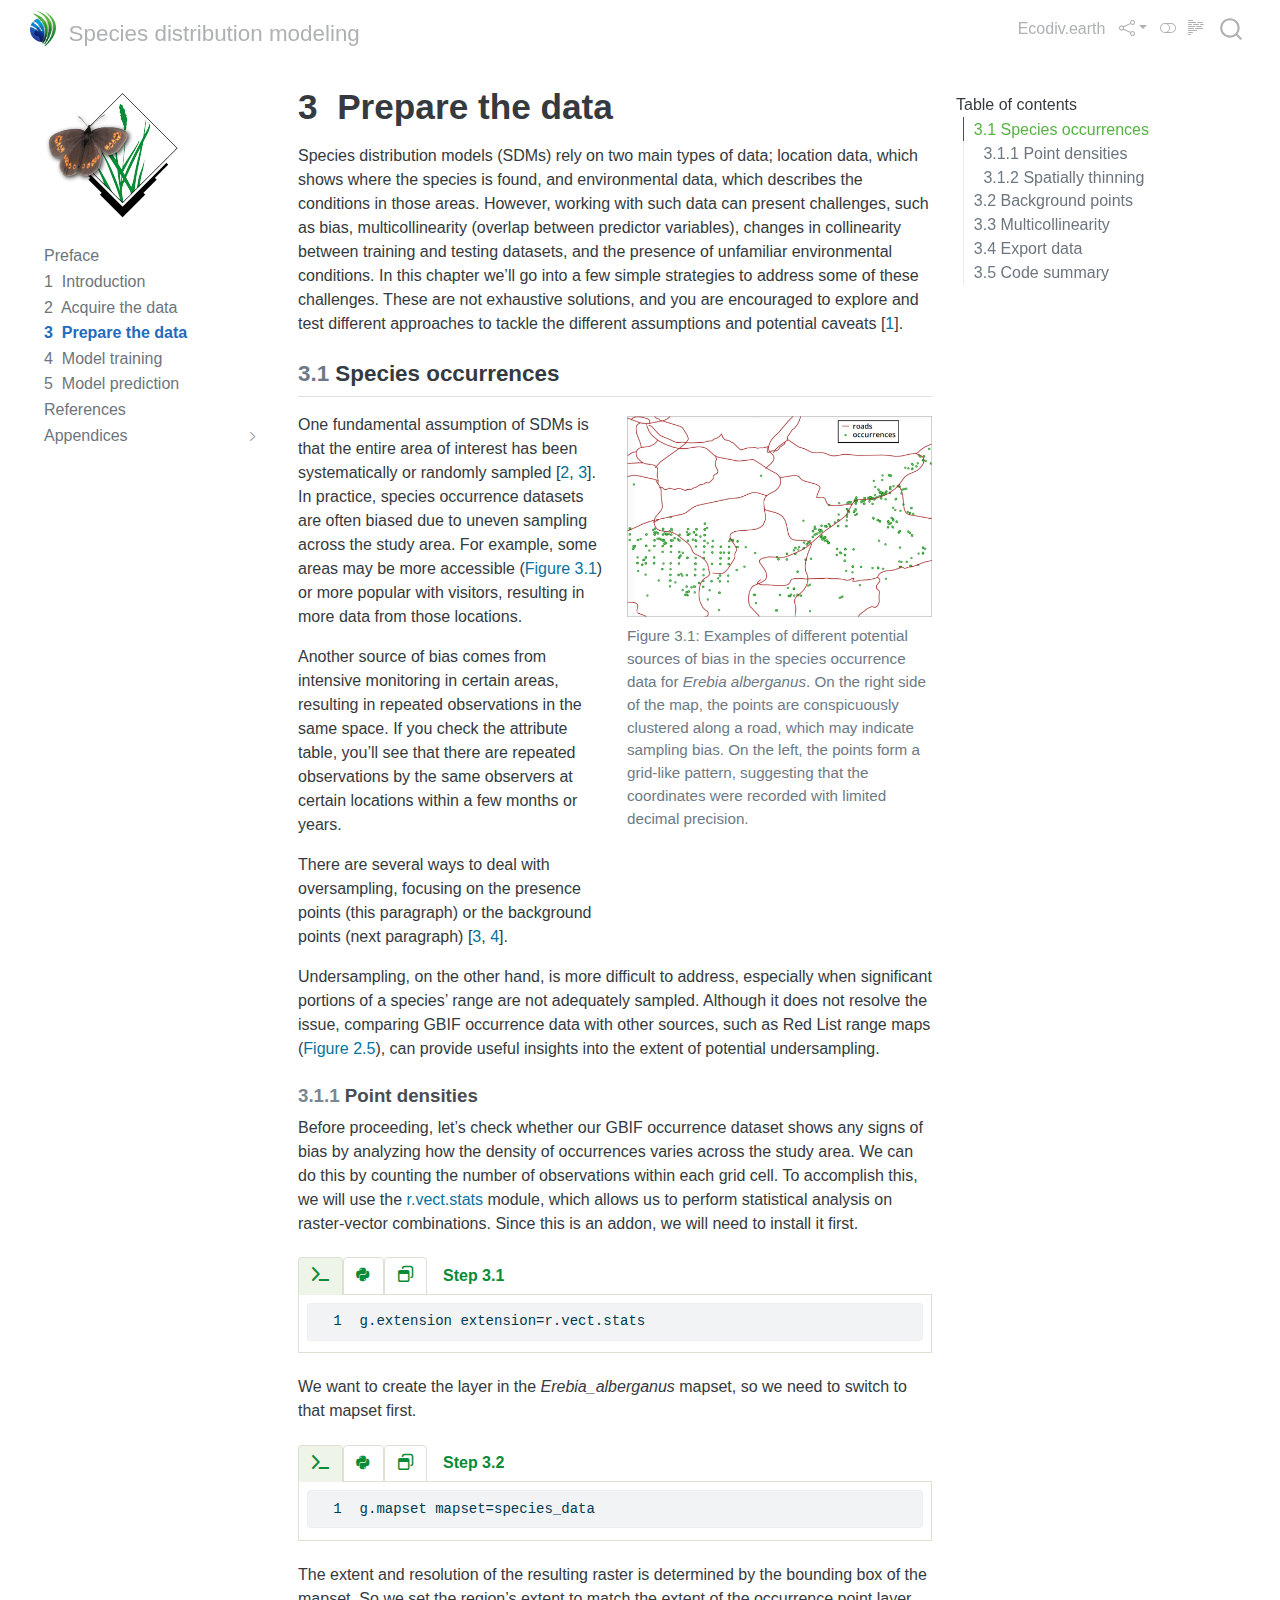
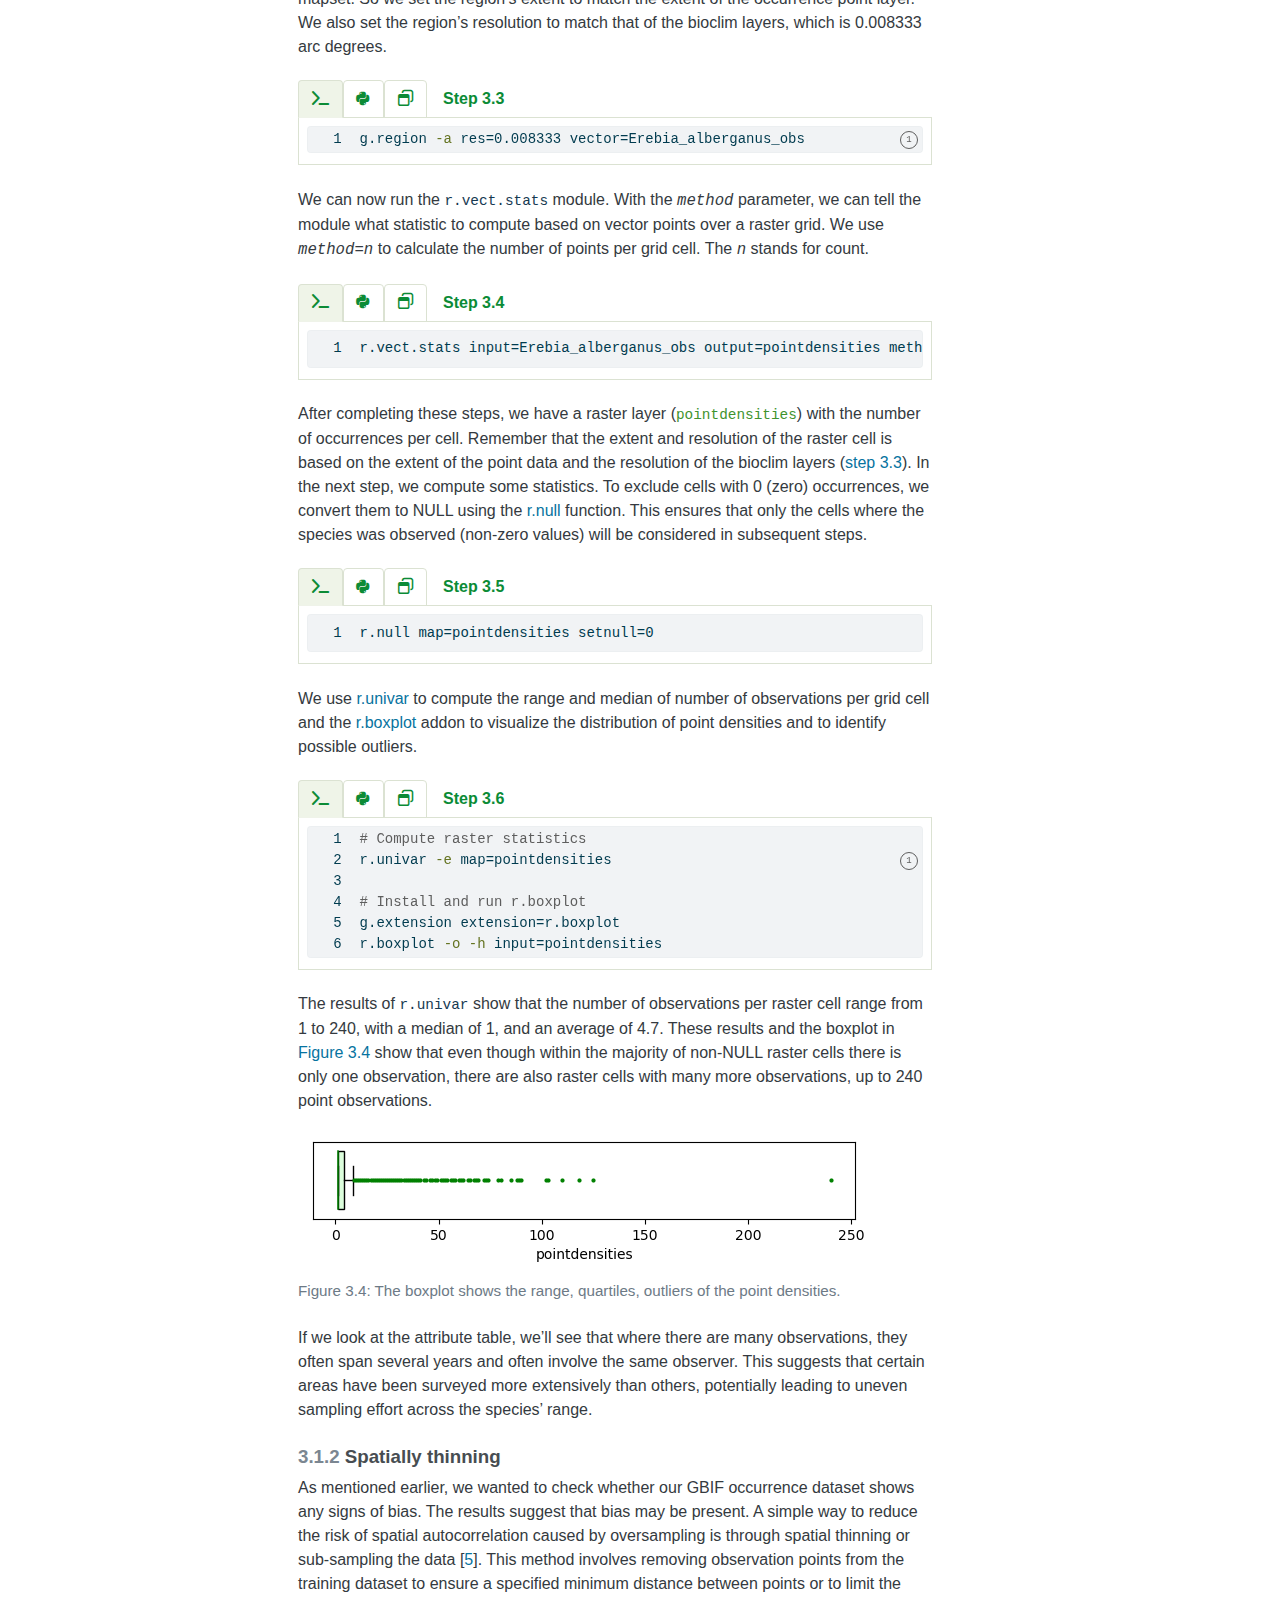
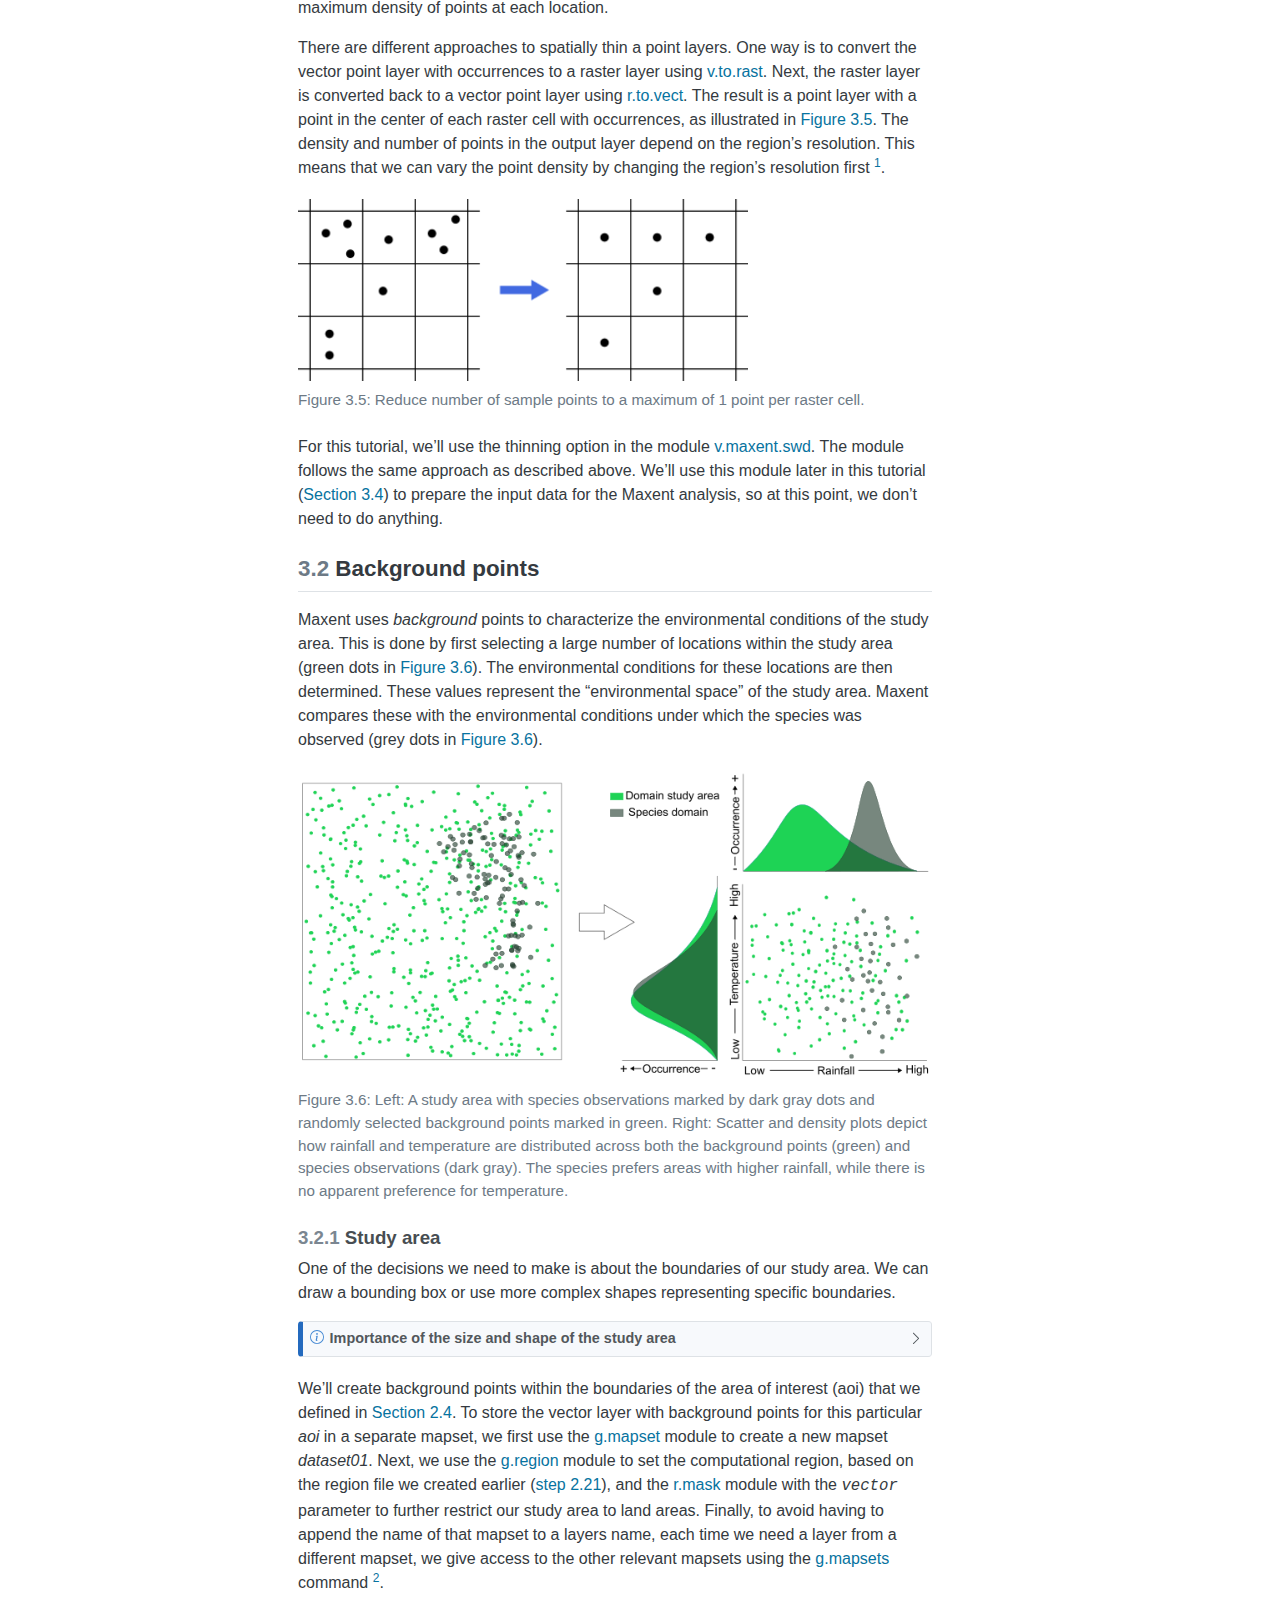
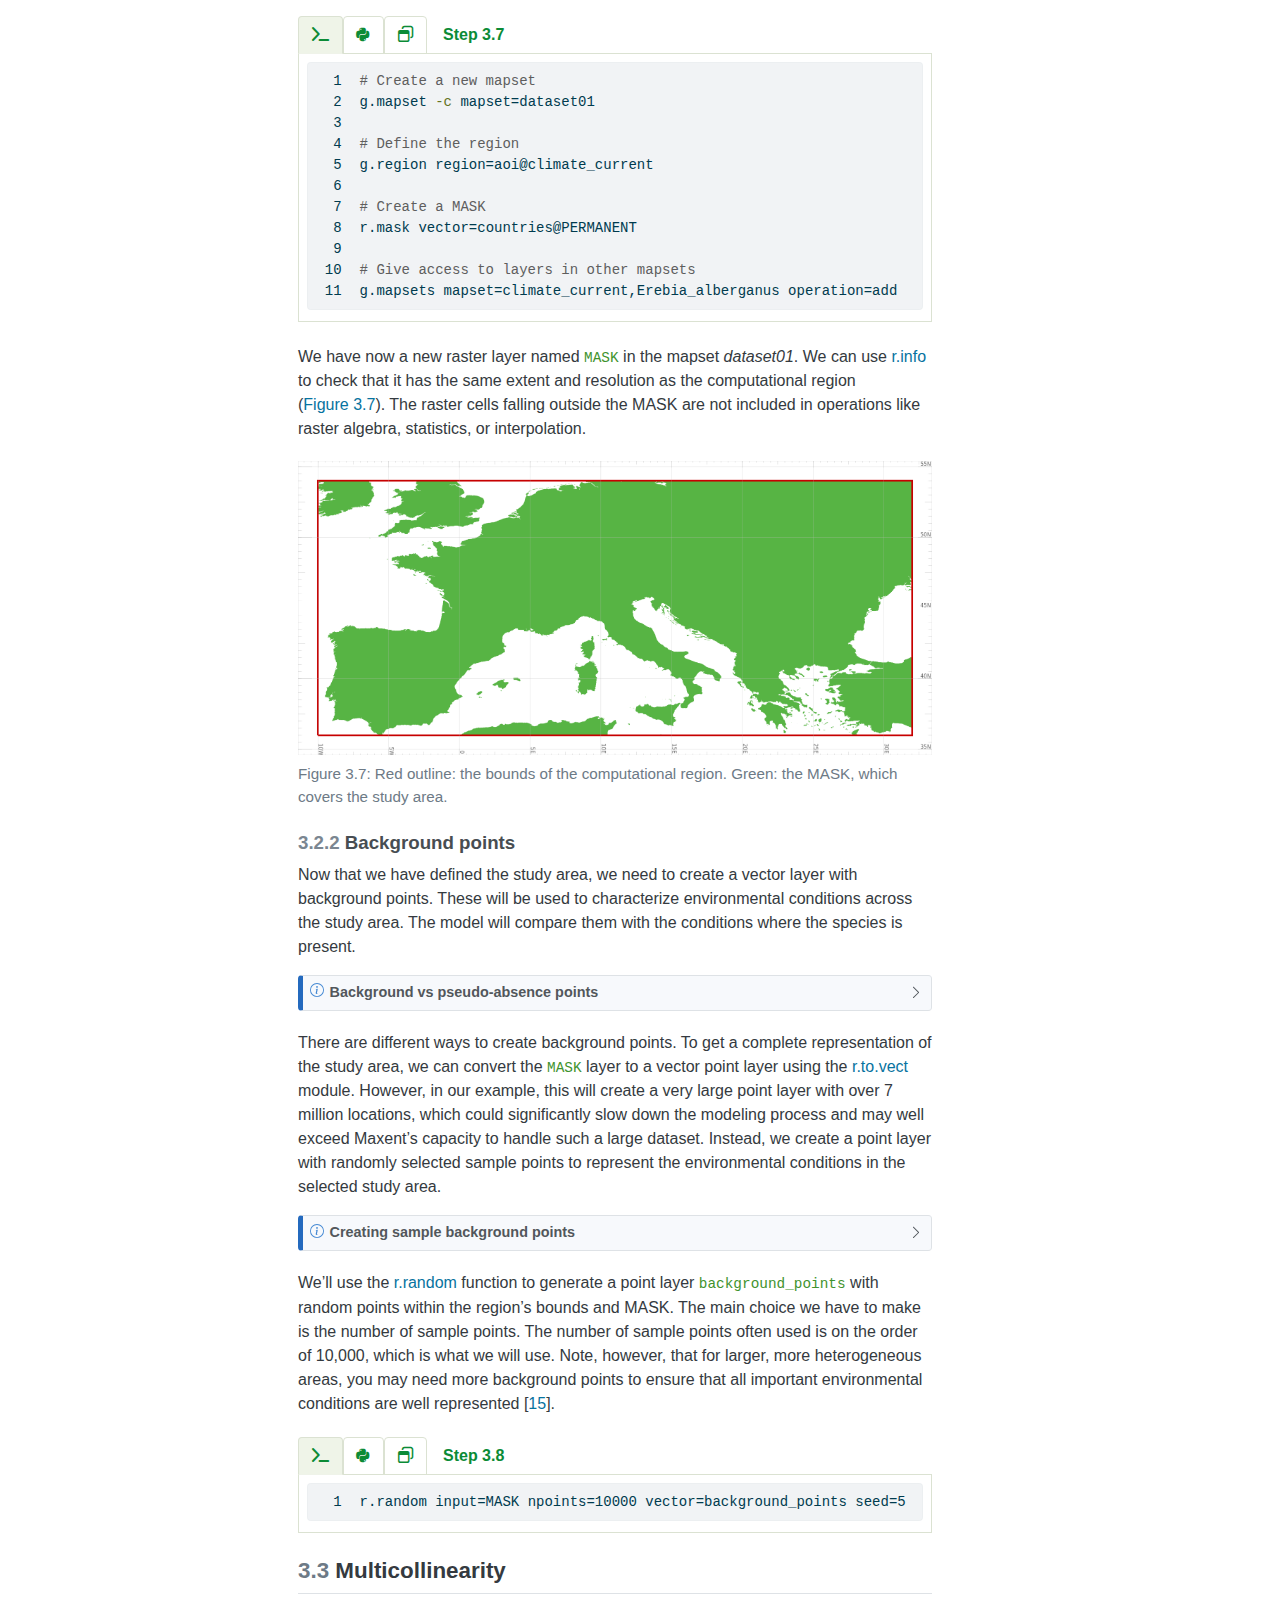
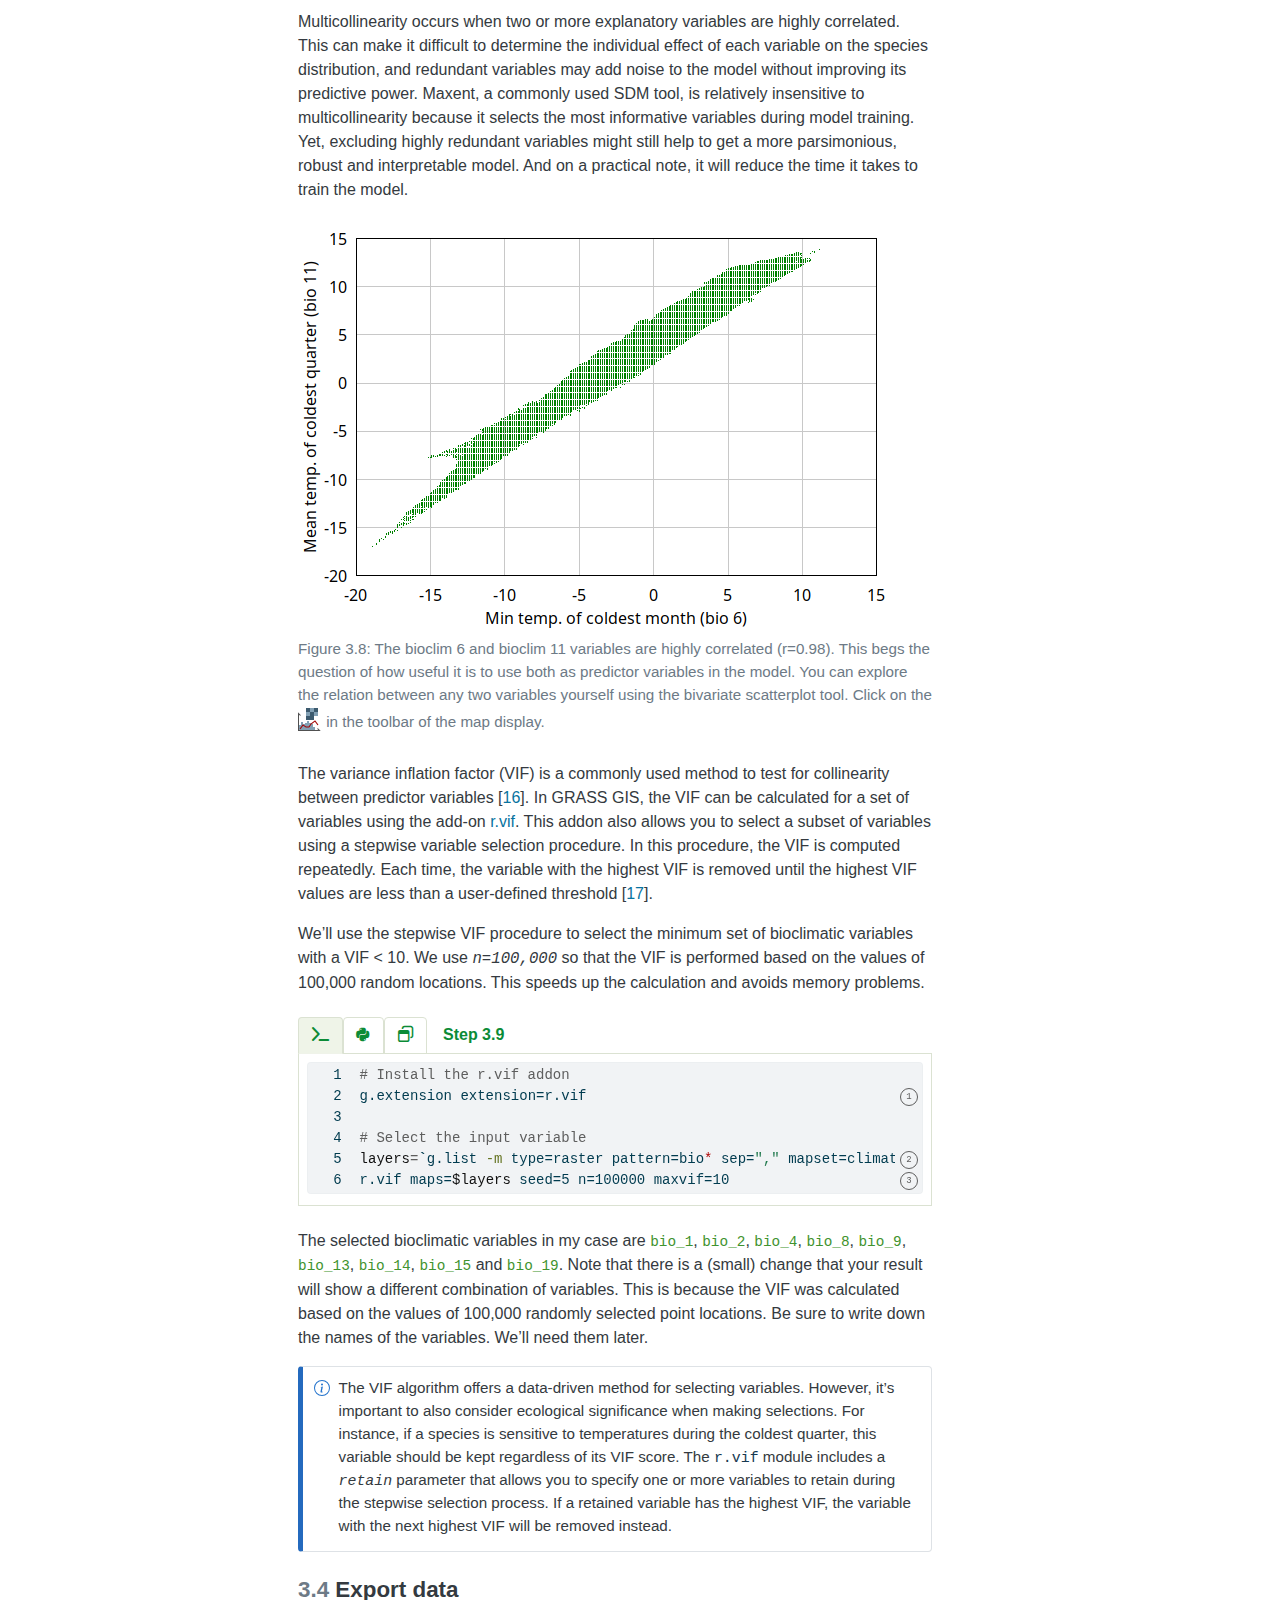
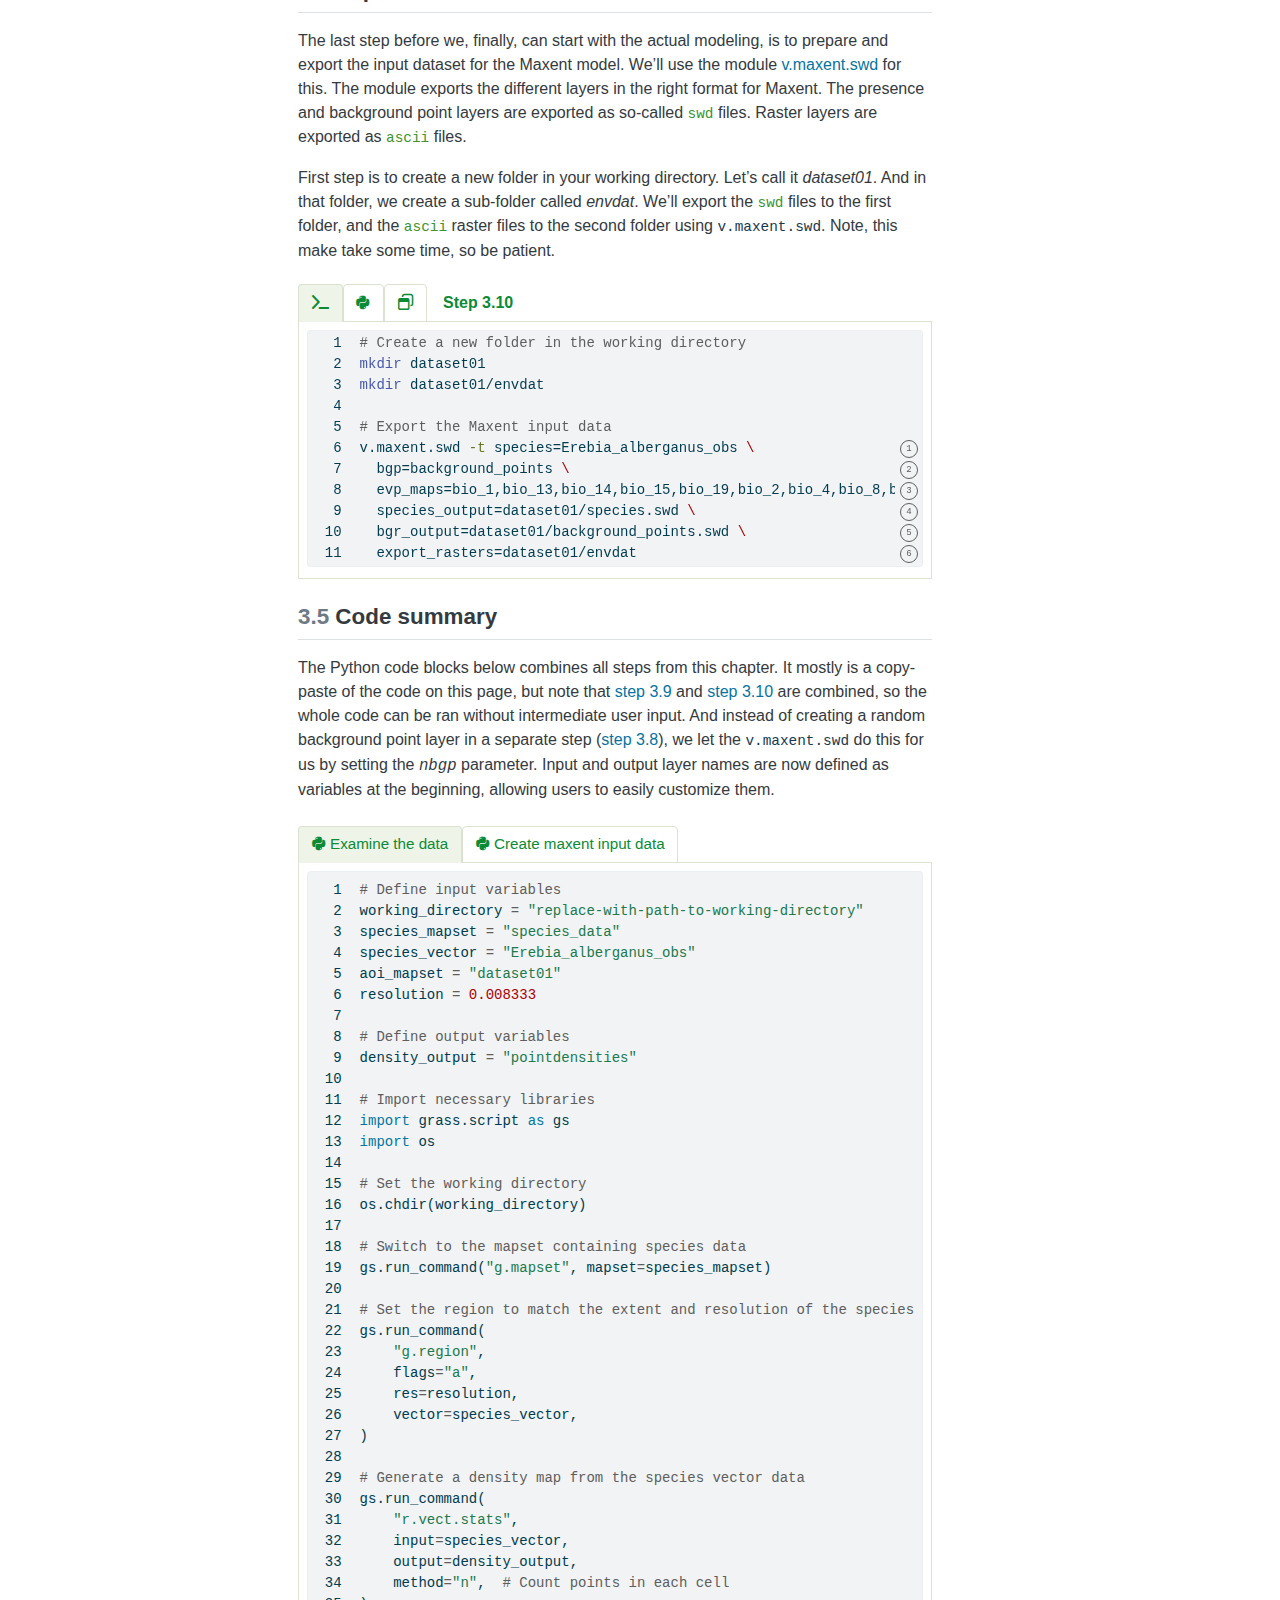
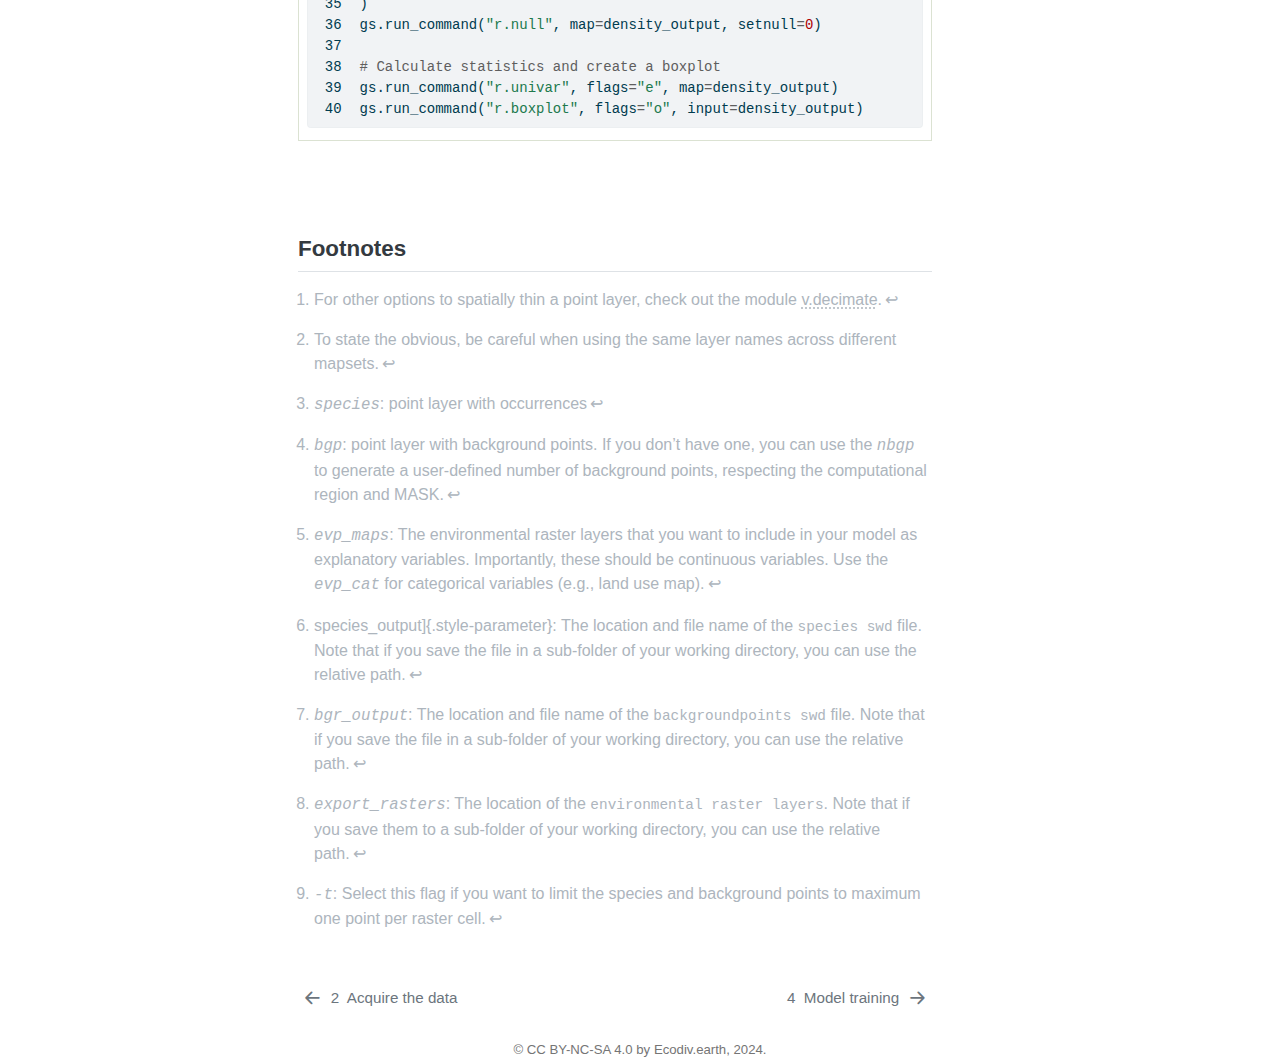
<file: sdmingrassgis/3_data_preparation.html>
<!DOCTYPE html>
<html xmlns="http://www.w3.org/1999/xhtml" lang="en" xml:lang="en"><head>

<meta charset="utf-8">
<meta name="generator" content="quarto-1.5.56">

<meta name="viewport" content="width=device-width, initial-scale=1.0, user-scalable=yes">

<meta name="author" content="Paulo van Breugel">

<title>Ecodiv.earth | sdm in grass gis – Species distribution modeling</title>
<style>
code{white-space: pre-wrap;}
span.smallcaps{font-variant: small-caps;}
div.columns{display: flex; gap: min(4vw, 1.5em);}
div.column{flex: auto; overflow-x: auto;}
div.hanging-indent{margin-left: 1.5em; text-indent: -1.5em;}
ul.task-list{list-style: none;}
ul.task-list li input[type="checkbox"] {
  width: 0.8em;
  margin: 0 0.8em 0.2em -1em; /* quarto-specific, see https://github.com/quarto-dev/quarto-cli/issues/4556 */
  vertical-align: middle;
}
/* CSS for syntax highlighting */
pre > code.sourceCode { white-space: pre; position: relative; }
pre > code.sourceCode > span { line-height: 1.25; }
pre > code.sourceCode > span:empty { height: 1.2em; }
.sourceCode { overflow: visible; }
code.sourceCode > span { color: inherit; text-decoration: inherit; }
div.sourceCode { margin: 1em 0; }
pre.sourceCode { margin: 0; }
@media screen {
div.sourceCode { overflow: auto; }
}
@media print {
pre > code.sourceCode { white-space: pre-wrap; }
pre > code.sourceCode > span { display: inline-block; text-indent: -5em; padding-left: 5em; }
}
pre.numberSource code
  { counter-reset: source-line 0; }
pre.numberSource code > span
  { position: relative; left: -4em; counter-increment: source-line; }
pre.numberSource code > span > a:first-child::before
  { content: counter(source-line);
    position: relative; left: -1em; text-align: right; vertical-align: baseline;
    border: none; display: inline-block;
    -webkit-touch-callout: none; -webkit-user-select: none;
    -khtml-user-select: none; -moz-user-select: none;
    -ms-user-select: none; user-select: none;
    padding: 0 4px; width: 4em;
  }
pre.numberSource { margin-left: 3em;  padding-left: 4px; }
div.sourceCode
  {   }
@media screen {
pre > code.sourceCode > span > a:first-child::before { text-decoration: underline; }
}
/* CSS for citations */
div.csl-bib-body { }
div.csl-entry {
  clear: both;
}
.hanging-indent div.csl-entry {
  margin-left:2em;
  text-indent:-2em;
}
div.csl-left-margin {
  min-width:2em;
  float:left;
}
div.csl-right-inline {
  margin-left:2em;
  padding-left:1em;
}
div.csl-indent {
  margin-left: 2em;
}</style>


<script src="site_libs/quarto-nav/quarto-nav.js"></script>
<script src="site_libs/quarto-nav/headroom.min.js"></script>
<script src="site_libs/clipboard/clipboard.min.js"></script>
<script src="site_libs/quarto-search/autocomplete.umd.js"></script>
<script src="site_libs/quarto-search/fuse.min.js"></script>
<script src="site_libs/quarto-search/quarto-search.js"></script>
<meta name="quarto:offset" content="./">
<link href="./4_model_training.html" rel="next">
<link href="./2_obtaining_data.html" rel="prev">
<link href="./images/favicon.ico" rel="icon">
<script src="site_libs/quarto-html/quarto.js"></script>
<script src="site_libs/quarto-html/popper.min.js"></script>
<script src="site_libs/quarto-html/tippy.umd.min.js"></script>
<script src="site_libs/quarto-html/anchor.min.js"></script>
<link href="site_libs/quarto-html/tippy.css" rel="stylesheet">
<link href="site_libs/quarto-html/quarto-syntax-highlighting.css" rel="stylesheet" class="quarto-color-scheme" id="quarto-text-highlighting-styles">
<link href="site_libs/quarto-html/quarto-syntax-highlighting-dark.css" rel="prefetch" class="quarto-color-scheme quarto-color-alternate" id="quarto-text-highlighting-styles">
<script src="site_libs/bootstrap/bootstrap.min.js"></script>
<link href="site_libs/bootstrap/bootstrap-icons.css" rel="stylesheet">
<link href="site_libs/bootstrap/bootstrap.min.css" rel="stylesheet" class="quarto-color-scheme" id="quarto-bootstrap" data-mode="light">
<link href="site_libs/bootstrap/bootstrap-dark.min.css" rel="prefetch" class="quarto-color-scheme quarto-color-alternate" id="quarto-bootstrap" data-mode="dark">
<link href="site_libs/quarto-contrib/fontawesome6-0.1.0/all.css" rel="stylesheet">
<link href="site_libs/quarto-contrib/fontawesome6-0.1.0/latex-fontsize.css" rel="stylesheet">
<script src="site_libs/quarto-contrib/glightbox/glightbox.min.js"></script>
<link href="site_libs/quarto-contrib/glightbox/glightbox.min.css" rel="stylesheet">
<link href="site_libs/quarto-contrib/glightbox/lightbox.css" rel="stylesheet">
<script id="quarto-search-options" type="application/json">{
  "location": "navbar",
  "copy-button": false,
  "collapse-after": 3,
  "panel-placement": "end",
  "type": "overlay",
  "limit": 50,
  "keyboard-shortcut": [
    "f",
    "/",
    "s"
  ],
  "show-item-context": false,
  "language": {
    "search-no-results-text": "No results",
    "search-matching-documents-text": "matching documents",
    "search-copy-link-title": "Copy link to search",
    "search-hide-matches-text": "Hide additional matches",
    "search-more-match-text": "more match in this document",
    "search-more-matches-text": "more matches in this document",
    "search-clear-button-title": "Clear",
    "search-text-placeholder": "",
    "search-detached-cancel-button-title": "Cancel",
    "search-submit-button-title": "Submit",
    "search-label": "Search"
  }
}</script>
<style>html{ scroll-behavior: smooth; }</style>


<meta property="og:title" content="Ecodiv.earth | sdm in grass gis">
<meta property="og:description" content="">
<meta property="og:site_name" content="Species distribution modeling">
<meta name="twitter:title" content="Ecodiv.earth | sdm in grass gis">
<meta name="twitter:description" content="">
<meta name="twitter:site" content="@ecodiv">
<meta name="twitter:card" content="summary">
</head>

<body class="nav-sidebar floating nav-fixed">

<div id="quarto-search-results"></div>
  <header id="quarto-header" class="headroom fixed-top">
    <nav class="navbar navbar-expand-lg " data-bs-theme="dark">
      <div class="navbar-container container-fluid">
      <div class="navbar-brand-container mx-auto">
    <a href="./index.html" class="navbar-brand navbar-brand-logo">
    <img src="./images/logo.png" alt="" class="navbar-logo">
    </a>
    <a class="navbar-brand" href="./index.html">
    <span class="navbar-title">Species distribution modeling</span>
    </a>
  </div>
            <div id="quarto-search" class="" title="Search"></div>
          <button class="navbar-toggler" type="button" data-bs-toggle="collapse" data-bs-target="#navbarCollapse" aria-controls="navbarCollapse" role="menu" aria-expanded="false" aria-label="Toggle navigation" onclick="if (window.quartoToggleHeadroom) { window.quartoToggleHeadroom(); }">
  <span class="navbar-toggler-icon"></span>
</button>
          <div class="collapse navbar-collapse" id="navbarCollapse">
            <ul class="navbar-nav navbar-nav-scroll ms-auto">
  <li class="nav-item">
    <a class="nav-link" href="https://ecodiv.earth"> <i class="bi bi-home" role="img">
</i>
<span class="menu-text">Ecodiv.earth</span></a>
  </li>
</ul>
          </div> <!-- /navcollapse -->
            <div class="quarto-navbar-tools tools-wide">
    <div class="dropdown">
      <a href="" title="Share" id="quarto-navigation-tool-dropdown-0" class="quarto-navigation-tool dropdown-toggle px-1" data-bs-toggle="dropdown" aria-expanded="false" role="link" aria-label="Share"><i class="bi bi-share"></i></a>
      <ul class="dropdown-menu" aria-labelledby="quarto-navigation-tool-dropdown-0">
          <li>
            <a class="dropdown-item quarto-navbar-tools-item" href="https://twitter.com/intent/tweet?url=|url|">
              <i class="bi bi-twitter pe-1"></i>
            Twitter
            </a>
          </li>
          <li>
            <a class="dropdown-item quarto-navbar-tools-item" href="https://www.facebook.com/sharer/sharer.php?u=|url|">
              <i class="bi bi-facebook pe-1"></i>
            Facebook
            </a>
          </li>
          <li>
            <a class="dropdown-item quarto-navbar-tools-item" href="https://www.linkedin.com/sharing/share-offsite/?url=|url|">
              <i class="bi bi-linkedin pe-1"></i>
            LinkedIn
            </a>
          </li>
      </ul>
    </div>
  <a href="" class="quarto-color-scheme-toggle quarto-navigation-tool  px-1" onclick="window.quartoToggleColorScheme(); return false;" title="Toggle dark mode"><i class="bi"></i></a>
  <a href="" class="quarto-reader-toggle quarto-navigation-tool px-1" onclick="window.quartoToggleReader(); return false;" title="Toggle reader mode">
  <div class="quarto-reader-toggle-btn">
  <i class="bi"></i>
  </div>
</a>
</div>
      </div> <!-- /container-fluid -->
    </nav>
  <nav class="quarto-secondary-nav">
    <div class="container-fluid d-flex">
      <button type="button" class="quarto-btn-toggle btn" data-bs-toggle="collapse" role="button" data-bs-target=".quarto-sidebar-collapse-item" aria-controls="quarto-sidebar" aria-expanded="false" aria-label="Toggle sidebar navigation" onclick="if (window.quartoToggleHeadroom) { window.quartoToggleHeadroom(); }">
        <i class="bi bi-layout-text-sidebar-reverse"></i>
      </button>
        <nav class="quarto-page-breadcrumbs" aria-label="breadcrumb"><ol class="breadcrumb"><li class="breadcrumb-item"><a href="./3_data_preparation.html"><span class="chapter-number">3</span>&nbsp; <span class="chapter-title">Prepare the data</span></a></li></ol></nav>
        <a class="flex-grow-1" role="navigation" data-bs-toggle="collapse" data-bs-target=".quarto-sidebar-collapse-item" aria-controls="quarto-sidebar" aria-expanded="false" aria-label="Toggle sidebar navigation" onclick="if (window.quartoToggleHeadroom) { window.quartoToggleHeadroom(); }">
        </a>
    </div>
  </nav>
</header>
<!-- content -->
<div id="quarto-content" class="quarto-container page-columns page-rows-contents page-layout-article page-navbar">
<!-- sidebar -->
  <nav id="quarto-sidebar" class="sidebar collapse collapse-horizontal quarto-sidebar-collapse-item sidebar-navigation floating overflow-auto">
    <div class="pt-lg-2 mt-2 text-left sidebar-header sidebar-header-stacked">
      <a href="./index.html" class="sidebar-logo-link">
      <img src="./images/logo_SDM2.png" alt="" class="sidebar-logo py-0 d-lg-inline d-none">
      </a>
      </div>
    <div class="sidebar-menu-container">
    <ul class="list-unstyled mt-1">
        <li class="sidebar-item">
  <div class="sidebar-item-container">
  <a href="./index.html" class="sidebar-item-text sidebar-link">
 <span class="menu-text">Preface</span></a>
  </div>
</li>
        <li class="sidebar-item">
  <div class="sidebar-item-container">
  <a href="./1_introduction.html" class="sidebar-item-text sidebar-link">
 <span class="menu-text"><span class="chapter-number">1</span>&nbsp; <span class="chapter-title">Introduction</span></span></a>
  </div>
</li>
        <li class="sidebar-item">
  <div class="sidebar-item-container">
  <a href="./2_obtaining_data.html" class="sidebar-item-text sidebar-link">
 <span class="menu-text"><span class="chapter-number">2</span>&nbsp; <span class="chapter-title">Acquire the data</span></span></a>
  </div>
</li>
        <li class="sidebar-item">
  <div class="sidebar-item-container">
  <a href="./3_data_preparation.html" class="sidebar-item-text sidebar-link active">
 <span class="menu-text"><span class="chapter-number">3</span>&nbsp; <span class="chapter-title">Prepare the data</span></span></a>
  </div>
</li>
        <li class="sidebar-item">
  <div class="sidebar-item-container">
  <a href="./4_model_training.html" class="sidebar-item-text sidebar-link">
 <span class="menu-text"><span class="chapter-number">4</span>&nbsp; <span class="chapter-title">Model training</span></span></a>
  </div>
</li>
        <li class="sidebar-item">
  <div class="sidebar-item-container">
  <a href="./5_model_prediction.html" class="sidebar-item-text sidebar-link">
 <span class="menu-text"><span class="chapter-number">5</span>&nbsp; <span class="chapter-title">Model prediction</span></span></a>
  </div>
</li>
        <li class="sidebar-item">
  <div class="sidebar-item-container">
  <a href="./references.html" class="sidebar-item-text sidebar-link">
 <span class="menu-text">References</span></a>
  </div>
</li>
        <li class="sidebar-item sidebar-item-section">
      <div class="sidebar-item-container">
            <a class="sidebar-item-text sidebar-link text-start collapsed" data-bs-toggle="collapse" data-bs-target="#quarto-sidebar-section-1" role="navigation" aria-expanded="false">
 <span class="menu-text">Appendices</span></a>
          <a class="sidebar-item-toggle text-start collapsed" data-bs-toggle="collapse" data-bs-target="#quarto-sidebar-section-1" role="navigation" aria-expanded="false" aria-label="Toggle section">
            <i class="bi bi-chevron-right ms-2"></i>
          </a>
      </div>
      <ul id="quarto-sidebar-section-1" class="collapse list-unstyled sidebar-section depth1 ">
          <li class="sidebar-item">
  <div class="sidebar-item-container">
  <a href="./A1_grassbasics.html" class="sidebar-item-text sidebar-link">
 <span class="menu-text"><span class="chapter-number">A</span>&nbsp; <span class="chapter-title">Working in GRASS GIS</span></span></a>
  </div>
</li>
          <li class="sidebar-item">
  <div class="sidebar-item-container">
  <a href="./A3_sampledata.html" class="sidebar-item-text sidebar-link">
 <span class="menu-text"><span class="chapter-number">B</span>&nbsp; <span class="chapter-title">Sample data</span></span></a>
  </div>
</li>
          <li class="sidebar-item">
  <div class="sidebar-item-container">
  <a href="./A4_scriptmap.html" class="sidebar-item-text sidebar-link">
 <span class="menu-text"><span class="chapter-number">C</span>&nbsp; <span class="chapter-title">Scripting a map</span></span></a>
  </div>
</li>
      </ul>
  </li>
    </ul>
    </div>
</nav>
<div id="quarto-sidebar-glass" class="quarto-sidebar-collapse-item" data-bs-toggle="collapse" data-bs-target=".quarto-sidebar-collapse-item"></div>
<!-- margin-sidebar -->
    <div id="quarto-margin-sidebar" class="sidebar margin-sidebar">
        <nav id="TOC" role="doc-toc" class="toc-active">
    <h2 id="toc-title">Table of contents</h2>

  <ul>
  <li><a href="#sec-specoc" id="toc-sec-specoc" class="nav-link active" data-scroll-target="#sec-specoc"><span class="header-section-number">3.1</span> Species occurrences</a>
  <ul class="collapse">
  <li><a href="#point-densities" id="toc-point-densities" class="nav-link" data-scroll-target="#point-densities"><span class="header-section-number">3.1.1</span> Point densities</a></li>
  <li><a href="#spatially-thinning" id="toc-spatially-thinning" class="nav-link" data-scroll-target="#spatially-thinning"><span class="header-section-number">3.1.2</span> Spatially thinning</a></li>
  </ul></li>
  <li><a href="#sec-studyarea" id="toc-sec-studyarea" class="nav-link" data-scroll-target="#sec-studyarea"><span class="header-section-number">3.2</span> Background points</a>
  <ul class="collapse">
  <li><a href="#study-area" id="toc-study-area" class="nav-link" data-scroll-target="#study-area"><span class="header-section-number">3.2.1</span> Study area</a></li>
  <li><a href="#background-points" id="toc-background-points" class="nav-link" data-scroll-target="#background-points"><span class="header-section-number">3.2.2</span> Background points</a></li>
  </ul></li>
  <li><a href="#sec-multicollinearity" id="toc-sec-multicollinearity" class="nav-link" data-scroll-target="#sec-multicollinearity"><span class="header-section-number">3.3</span> Multicollinearity</a></li>
  <li><a href="#sec-maxentswd" id="toc-sec-maxentswd" class="nav-link" data-scroll-target="#sec-maxentswd"><span class="header-section-number">3.4</span> Export data</a></li>
  <li><a href="#code-summary" id="toc-code-summary" class="nav-link" data-scroll-target="#code-summary"><span class="header-section-number">3.5</span> Code summary</a></li>
  </ul>
</nav>
    </div>
<!-- main -->
<main class="content" id="quarto-document-content">

<header id="title-block-header" class="quarto-title-block default">
<div class="quarto-title">
<h1 class="title"><span id="sec-dataprep" class="quarto-section-identifier"><span class="chapter-number">3</span>&nbsp; <span class="chapter-title">Prepare the data</span></span></h1>
</div>



<div class="quarto-title-meta">




  </div>



</header>


<p>Species distribution models (SDMs) rely on two main types of data; location data, which shows where the species is found, and environmental data, which describes the conditions in those areas. However, working with such data can present challenges, such as bias, multicollinearity (overlap between predictor variables), changes in collinearity between training and testing datasets, and the presence of unfamiliar environmental conditions. In this chapter we’ll go into a few simple strategies to address some of these challenges. These are not exhaustive solutions, and you are encouraged to explore and test different approaches to tackle the different assumptions and potential caveats <span class="citation" data-cites="jarnevich2015">[<a href="references.html#ref-jarnevich2015" role="doc-biblioref">1</a>]</span>.</p>
<section id="sec-specoc" class="level2" data-number="3.1">
<h2 data-number="3.1" class="anchored" data-anchor-id="sec-specoc"><span class="header-section-number">3.1</span> Species occurrences</h2>
<div class="grid">
<div class="g-col-md-6 g-col-12">
<p>One fundamental assumption of SDMs is that the entire area of interest has been systematically or randomly sampled <span class="citation" data-cites="phillips2009a kramerSampling2013">[<a href="references.html#ref-phillips2009a" role="doc-biblioref">2</a>, <a href="references.html#ref-kramerSampling2013" role="doc-biblioref">3</a>]</span>. In practice, species occurrence datasets are often biased due to uneven sampling across the study area. For example, some areas may be more accessible (<a href="#fig-examplesofbias" class="quarto-xref">Figure&nbsp;<span>3.1</span></a>) or more popular with visitors, resulting in more data from those locations.</p>
<p>Another source of bias comes from intensive monitoring in certain areas, resulting in repeated observations in the same space. If you check the attribute table, you’ll see that there are repeated observations by the same observers at certain locations within a few months or years.</p>
<p>There are several ways to deal with oversampling, focusing on the presence points (this paragraph) or the background points (next paragraph) <span class="citation" data-cites="kramerSampling2013 fourcade2014">[<a href="references.html#ref-kramerSampling2013" role="doc-biblioref">3</a>, <a href="references.html#ref-fourcade2014" role="doc-biblioref">4</a>]</span>.</p>
</div>
<div class="g-col-md-6 g-col-12">
<div id="fig-examplesofbias" class="quarto-float quarto-figure quarto-figure-center anchored">
<figure class="quarto-float quarto-float-fig figure">
<div aria-describedby="fig-examplesofbias-caption-0ceaefa1-69ba-4598-a22c-09a6ac19f8ca">
<a href="images/examplesofbias.png" class="lightbox" data-gallery="quarto-lightbox-gallery-1" title="Figure&nbsp;3.1: Examples of different potential sources of bias in the species occurrence data for Erebia alberganus. On the right side of the map, the points are conspicuously clustered along a road, which may indicate sampling bias. On the left, the points form a grid-like pattern, suggesting that the coordinates were recorded with limited decimal precision."><img src="images/examplesofbias.png" class="img-fluid figure-img" width="500"></a>
</div>
<figcaption class="quarto-float-caption-bottom quarto-float-caption quarto-float-fig" id="fig-examplesofbias-caption-0ceaefa1-69ba-4598-a22c-09a6ac19f8ca">
Figure&nbsp;3.1: Examples of different potential sources of bias in the species occurrence data for <em>Erebia alberganus</em>. On the right side of the map, the points are conspicuously clustered along a road, which may indicate sampling bias. On the left, the points form a grid-like pattern, suggesting that the coordinates were recorded with limited decimal precision.
</figcaption>
</figure>
</div>
</div>
</div>
<p>Undersampling, on the other hand, is more difficult to address, especially when significant portions of a species’ range are not adequately sampled. Although it does not resolve the issue, comparing GBIF occurrence data with other sources, such as Red List range maps (<a href="2_obtaining_data.html#fig-rangemapoccurrences" class="quarto-xref">Figure&nbsp;<span>2.5</span></a>), can provide useful insights into the extent of potential undersampling.</p>
<section id="point-densities" class="level3" data-number="3.1.1">
<h3 data-number="3.1.1" class="anchored" data-anchor-id="point-densities"><span class="header-section-number">3.1.1</span> Point densities</h3>
<p>Before proceeding, let’s check whether our GBIF occurrence dataset shows any signs of bias by analyzing how the density of occurrences varies across the study area. We can do this by counting the number of observations within each grid cell. To accomplish this, we will use the <a href="https://grass.osgeo.org/grass-stable/manuals/addons/r.vect.stats.html">r.vect.stats</a> module, which allows us to perform statistical analysis on raster-vector combinations. Since this is an addon, we will need to install it first.</p>
<div id="exm-upfOO5Bwjm" class="hiddendiv theorem example">
<p><span class="theorem-title"><strong>Step 3.1</strong></span> &nbsp;</p>
</div>
<div class="tabset-margin-container"></div><div class="panel-tabset" data-group="interface">
<ul class="nav nav-tabs" role="tablist"><li class="nav-item" role="presentation"><a class="nav-link active" id="tabset-1-1-tab" data-bs-toggle="tab" data-bs-target="#tabset-1-1" role="tab" aria-controls="tabset-1-1" aria-selected="true" aria-current="page"><i class="fa-solid fa-terminal" aria-label="terminal"></i></a></li><li class="nav-item" role="presentation"><a class="nav-link" id="tabset-1-2-tab" data-bs-toggle="tab" data-bs-target="#tabset-1-2" role="tab" aria-controls="tabset-1-2" aria-selected="false"><i class="fa-brands fa-python" aria-label="python"></i></a></li><li class="nav-item" role="presentation"><a class="nav-link" id="tabset-1-3-tab" data-bs-toggle="tab" data-bs-target="#tabset-1-3" role="tab" aria-controls="tabset-1-3" aria-selected="false"><i class="fa-regular fa-window-restore" aria-label="window-restore"></i></a></li></ul>
<div class="tab-content" data-group="interface">
<div id="tabset-1-1" class="tab-pane active" role="tabpanel" aria-labelledby="tabset-1-1-tab">
<div class="sourceCode" id="cb1"><pre class="sourceCode numberSource bash number-lines code-with-copy"><code class="sourceCode bash"><span id="cb1-1"><a href="#cb1-1"></a><span class="ex">g.extension</span> extension=r.vect.stats</span></code><button title="Copy to Clipboard" class="code-copy-button"><i class="bi"></i></button></pre></div>
</div>
<div id="tabset-1-2" class="tab-pane" role="tabpanel" aria-labelledby="tabset-1-2-tab">
<div class="sourceCode" id="cb2"><pre class="sourceCode numberSource python number-lines code-with-copy"><code class="sourceCode python"><span id="cb2-1"><a href="#cb2-1"></a>gs.run_command(<span class="st">"g.extension"</span>, extension<span class="op">=</span><span class="st">"r.vect.stats"</span>)</span></code><button title="Copy to Clipboard" class="code-copy-button"><i class="bi"></i></button></pre></div>
</div>
<div id="tabset-1-3" class="tab-pane" role="tabpanel" aria-labelledby="tabset-1-3-tab">
<p>In the menu, select <span class="style-menu">Settings → Addon extensions → Install extension from addons [g.extension]</span>. This opens a new window (see below).</p>
<div id="fig-installrvectstats" class="quarto-float quarto-figure quarto-figure-left anchored" data-fig-align="left">
<figure class="quarto-float quarto-float-fig figure">
<div aria-describedby="fig-installrvectstats-caption-0ceaefa1-69ba-4598-a22c-09a6ac19f8ca">
<a href="images/g_extension_install_rvectstats.png" class="lightbox" data-gallery="quarto-lightbox-gallery-2" title="Figure&nbsp;3.2: Use the search bar to look for r.vect.stats and hit Enter"><img src="images/g_extension_install_rvectstats.png" class="img-fluid quarto-figure quarto-figure-left figure-img" style="width:80.0%"></a>
</div>
<figcaption class="quarto-float-caption-bottom quarto-float-caption quarto-float-fig" id="fig-installrvectstats-caption-0ceaefa1-69ba-4598-a22c-09a6ac19f8ca">
Figure&nbsp;3.2: Use the search bar to look for <span class="style-function">r.vect.stats</span> and hit <span class="style-menu">Enter</span>
</figcaption>
</figure>
</div>
</div>
</div>
</div>
<p>We want to create the layer in the <span class="style-db">Erebia_alberganus</span> mapset, so we need to switch to that mapset first.</p>
<div id="exm-3Tw6fEB0hg" class="hiddendiv theorem example">
<p><span class="theorem-title"><strong>Step 3.2</strong></span> &nbsp;</p>
</div>
<div class="tabset-margin-container"></div><div class="panel-tabset" data-group="interface">
<ul class="nav nav-tabs" role="tablist"><li class="nav-item" role="presentation"><a class="nav-link active" id="tabset-2-1-tab" data-bs-toggle="tab" data-bs-target="#tabset-2-1" role="tab" aria-controls="tabset-2-1" aria-selected="true"><i class="fa-solid fa-terminal" aria-label="terminal"></i></a></li><li class="nav-item" role="presentation"><a class="nav-link" id="tabset-2-2-tab" data-bs-toggle="tab" data-bs-target="#tabset-2-2" role="tab" aria-controls="tabset-2-2" aria-selected="false"><i class="fa-brands fa-python" aria-label="python"></i></a></li><li class="nav-item" role="presentation"><a class="nav-link" id="tabset-2-3-tab" data-bs-toggle="tab" data-bs-target="#tabset-2-3" role="tab" aria-controls="tabset-2-3" aria-selected="false"><i class="fa-regular fa-window-restore" aria-label="window-restore"></i></a></li></ul>
<div class="tab-content" data-group="interface">
<div id="tabset-2-1" class="tab-pane active" role="tabpanel" aria-labelledby="tabset-2-1-tab">
<div class="sourceCode" id="cb3"><pre class="sourceCode numberSource bash number-lines code-with-copy"><code class="sourceCode bash"><span id="cb3-1"><a href="#cb3-1"></a><span class="ex">g.mapset</span> mapset=species_data</span></code><button title="Copy to Clipboard" class="code-copy-button"><i class="bi"></i></button></pre></div>
</div>
<div id="tabset-2-2" class="tab-pane" role="tabpanel" aria-labelledby="tabset-2-2-tab">
<div class="sourceCode" id="cb4"><pre class="sourceCode numberSource python number-lines code-with-copy"><code class="sourceCode python"><span id="cb4-1"><a href="#cb4-1"></a>gs.run_command(<span class="st">"g.mapset"</span>, mapset<span class="op">=</span><span class="st">"species_data"</span>)</span></code><button title="Copy to Clipboard" class="code-copy-button"><i class="bi"></i></button></pre></div>
</div>
<div id="tabset-2-3" class="tab-pane" role="tabpanel" aria-labelledby="tabset-2-3-tab">
<div id="fig-switchmapset" class="quarto-float quarto-figure quarto-figure-left anchored" data-fig-align="left">
<figure class="quarto-float quarto-float-fig figure">
<div aria-describedby="fig-switchmapset-caption-0ceaefa1-69ba-4598-a22c-09a6ac19f8ca">
<a href="images/switchmapset.png" class="lightbox" data-gallery="quarto-lightbox-gallery-3" title="Figure&nbsp;3.3: To change the mapset, right click on the name of the mapset in the Data panel. In the context menu, select Switch mapset."><img src="images/switchmapset.png" class="img-fluid quarto-figure quarto-figure-left figure-img"></a>
</div>
<figcaption class="quarto-float-caption-bottom quarto-float-caption quarto-float-fig" id="fig-switchmapset-caption-0ceaefa1-69ba-4598-a22c-09a6ac19f8ca">
Figure&nbsp;3.3: To change the mapset, right click on the name of the mapset in the <span class="style-menu">Data</span> panel. In the context menu, select <span class="style-menu">Switch mapset</span>.
</figcaption>
</figure>
</div>
</div>
</div>
</div>
<p>The extent and resolution of the resulting raster is determined by the bounding box of the mapset. So we set the region’s extent to match the extent of the occurrence point layer. We also set the region’s resolution to match that of the bioclim layers, which is 0.008333 arc degrees.</p>
<div id="exm-DzyEuYlZum" class="hiddendiv theorem example">
<p><span class="theorem-title"><strong>Step 3.3</strong></span> &nbsp;</p>
</div>
<div class="tabset-margin-container"></div><div class="panel-tabset" data-group="interface">
<ul class="nav nav-tabs" role="tablist"><li class="nav-item" role="presentation"><a class="nav-link active" id="tabset-3-1-tab" data-bs-toggle="tab" data-bs-target="#tabset-3-1" role="tab" aria-controls="tabset-3-1" aria-selected="true"><i class="fa-solid fa-terminal" aria-label="terminal"></i></a></li><li class="nav-item" role="presentation"><a class="nav-link" id="tabset-3-2-tab" data-bs-toggle="tab" data-bs-target="#tabset-3-2" role="tab" aria-controls="tabset-3-2" aria-selected="false"><i class="fa-brands fa-python" aria-label="python"></i></a></li><li class="nav-item" role="presentation"><a class="nav-link" id="tabset-3-3-tab" data-bs-toggle="tab" data-bs-target="#tabset-3-3" role="tab" aria-controls="tabset-3-3" aria-selected="false"><i class="fa-regular fa-window-restore" aria-label="window-restore"></i></a></li></ul>
<div class="tab-content" data-group="interface">
<div id="tabset-3-1" class="tab-pane active" role="tabpanel" aria-labelledby="tabset-3-1-tab">
<div class="sourceCode" id="annotated-cell-5"><pre class="sourceCode numberSource bash code-annotation-code number-lines code-with-copy code-annotated"><code class="sourceCode bash"><button class="code-annotation-anchor" data-target-cell="annotated-cell-5" data-target-annotation="1">1</button><span id="annotated-cell-5-1" class="code-annotation-target"><a href="#annotated-cell-5-1"></a><span class="ex">g.region</span> <span class="at">-a</span> res=0.008333 vector=Erebia_alberganus_obs</span><div class="code-annotation-gutter-bg"></div><div class="code-annotation-gutter"></div></code><button title="Copy to Clipboard" class="code-copy-button"><i class="bi"></i></button></pre></div>
<dl class="code-annotation-container-hidden code-annotation-container-grid">
<dt data-target-cell="annotated-cell-5" data-target-annotation="1">1</dt>
<dd>
<span data-code-cell="annotated-cell-5" data-code-lines="1" data-code-annotation="1">Setting the -a flag means that the function will adjust the boundaries of the extent if necessary to ensure that the region is perfectly aligned with the resolution.</span>
</dd>
</dl>
</div>
<div id="tabset-3-2" class="tab-pane" role="tabpanel" aria-labelledby="tabset-3-2-tab">
<div class="sourceCode" id="annotated-cell-6"><pre class="sourceCode numberSource python code-annotation-code number-lines code-with-copy code-annotated"><code class="sourceCode python"><span id="annotated-cell-6-1"><a href="#annotated-cell-6-1"></a>gs.run_command(</span>
<span id="annotated-cell-6-2"><a href="#annotated-cell-6-2"></a>    <span class="st">"g.region"</span>,</span>
<button class="code-annotation-anchor" data-target-cell="annotated-cell-6" data-target-annotation="1">1</button><span id="annotated-cell-6-3" class="code-annotation-target"><a href="#annotated-cell-6-3"></a>    flags<span class="op">=</span><span class="st">"a"</span>,</span>
<span id="annotated-cell-6-4"><a href="#annotated-cell-6-4"></a>    res<span class="op">=</span><span class="fl">0.008333</span>,</span>
<span id="annotated-cell-6-5"><a href="#annotated-cell-6-5"></a>    vector<span class="op">=</span><span class="st">"Erebia_alberganus_obs"</span>,</span>
<span id="annotated-cell-6-6"><a href="#annotated-cell-6-6"></a>)</span><div class="code-annotation-gutter-bg"></div><div class="code-annotation-gutter"></div></code><button title="Copy to Clipboard" class="code-copy-button"><i class="bi"></i></button></pre></div>
<dl class="code-annotation-container-hidden code-annotation-container-grid">
<dt data-target-cell="annotated-cell-6" data-target-annotation="1">1</dt>
<dd>
<span data-code-cell="annotated-cell-6" data-code-lines="3" data-code-annotation="1">Setting the -a flag means that the function will adjust the boundaries of the extent if necessary to ensure that the region is perfectly aligned with the resolution.</span>
</dd>
</dl>
</div>
<div id="tabset-3-3" class="tab-pane" role="tabpanel" aria-labelledby="tabset-3-3-tab">
<p>To change the region settings, open the <span class="style-function">g.region</span> dialog, and fill in the following parameters:</p>
<table class="caption-top table">
<colgroup>
<col style="width: 40%">
<col style="width: 60%">
</colgroup>
<thead>
<tr class="header">
<th>Parameter</th>
<th>Value</th>
</tr>
</thead>
<tbody>
<tr class="odd">
<td>res</td>
<td>0.008333</td>
</tr>
<tr class="even">
<td>vector</td>
<td>Erebia_alberganus_obs</td>
</tr>
<tr class="odd">
<td>Align region to resolution (a)</td>
<td>✅</td>
</tr>
</tbody>
</table>
<p><br>Note that we use <span class="style-parameter">-a</span> flag to tell <span class="style-function">g.region</span> to ensure that the region is perfectly aligned with the resolution. To this end, the <span class="style-function">g.region</span> function will adjust the region’s bound, if needed.</p>
</div>
</div>
</div>
<p>We can now run the <span class="style-function">r.vect.stats</span> module. With the <span class="style-parameter">method</span> parameter, we can tell the module what statistic to compute based on vector points over a raster grid. We use <span class="style-parameter">method=n</span> to calculate the number of points per grid cell. The <span class="style-parameter">n</span> stands for count.</p>
<div id="exm-Xj32c2jubU" class="hiddendiv theorem example">
<p><span class="theorem-title"><strong>Step 3.4</strong></span> &nbsp;</p>
</div>
<div class="tabset-margin-container"></div><div class="panel-tabset" data-group="interface">
<ul class="nav nav-tabs" role="tablist"><li class="nav-item" role="presentation"><a class="nav-link active" id="tabset-4-1-tab" data-bs-toggle="tab" data-bs-target="#tabset-4-1" role="tab" aria-controls="tabset-4-1" aria-selected="true"><i class="fa-solid fa-terminal" aria-label="terminal"></i></a></li><li class="nav-item" role="presentation"><a class="nav-link" id="tabset-4-2-tab" data-bs-toggle="tab" data-bs-target="#tabset-4-2" role="tab" aria-controls="tabset-4-2" aria-selected="false"><i class="fa-brands fa-python" aria-label="python"></i></a></li><li class="nav-item" role="presentation"><a class="nav-link" id="tabset-4-3-tab" data-bs-toggle="tab" data-bs-target="#tabset-4-3" role="tab" aria-controls="tabset-4-3" aria-selected="false"><i class="fa-regular fa-window-restore" aria-label="window-restore"></i></a></li></ul>
<div class="tab-content" data-group="interface">
<div id="tabset-4-1" class="tab-pane active" role="tabpanel" aria-labelledby="tabset-4-1-tab">
<div class="sourceCode" id="cb5"><pre class="sourceCode numberSource bash number-lines code-with-copy"><code class="sourceCode bash"><span id="cb5-1"><a href="#cb5-1"></a><span class="ex">r.vect.stats</span> input=Erebia_alberganus_obs output=pointdensities method=n</span></code><button title="Copy to Clipboard" class="code-copy-button"><i class="bi"></i></button></pre></div>
</div>
<div id="tabset-4-2" class="tab-pane" role="tabpanel" aria-labelledby="tabset-4-2-tab">
<div class="sourceCode" id="cb6"><pre class="sourceCode numberSource python number-lines code-with-copy"><code class="sourceCode python"><span id="cb6-1"><a href="#cb6-1"></a>gs.run_command(</span>
<span id="cb6-2"><a href="#cb6-2"></a>    <span class="st">"r.vect.stats"</span>,</span>
<span id="cb6-3"><a href="#cb6-3"></a>    <span class="bu">input</span><span class="op">=</span><span class="st">"Erebia_alberganus_obs"</span>,</span>
<span id="cb6-4"><a href="#cb6-4"></a>    output<span class="op">=</span><span class="st">"pointdensities"</span>,</span>
<span id="cb6-5"><a href="#cb6-5"></a>    method<span class="op">=</span><span class="st">"n"</span>,</span>
<span id="cb6-6"><a href="#cb6-6"></a>)</span></code><button title="Copy to Clipboard" class="code-copy-button"><i class="bi"></i></button></pre></div>
</div>
<div id="tabset-4-3" class="tab-pane" role="tabpanel" aria-labelledby="tabset-4-3-tab">
<p>To calculate the point densities per grid cell, open the <span class="style-function">r.vect.stats</span> dialog, and use the following parameter settings.</p>
<table class="caption-top table">
<colgroup>
<col style="width: 40%">
<col style="width: 60%">
</colgroup>
<thead>
<tr class="header">
<th>Parameter</th>
<th>Value</th>
</tr>
</thead>
<tbody>
<tr class="odd">
<td>input</td>
<td>Erebia_alberganus_obs</td>
</tr>
<tr class="even">
<td>output</td>
<td>pointdensities</td>
</tr>
<tr class="odd">
<td>method</td>
<td>n</td>
</tr>
</tbody>
</table>
</div>
</div>
</div>
<p>After completing these steps, we have a raster layer (<span class="style-data">pointdensities</span>) with the number of occurrences per cell. Remember that the extent and resolution of the raster cell is based on the extent of the point data and the resolution of the bioclim layers (<a href="#exm-DzyEuYlZum" class="quarto-xref">step&nbsp;<span>3.3</span></a>). In the next step, we compute some statistics. To exclude cells with 0 (zero) occurrences, we convert them to NULL using the <a href="https://grass.osgeo.org/grass-stable/manuals/r.null.html">r.null</a> function. This ensures that only the cells where the species was observed (non-zero values) will be considered in subsequent steps.</p>
<div id="exm-J7MoS70p6m" class="hiddendiv theorem example">
<p><span class="theorem-title"><strong>Step 3.5</strong></span> &nbsp;</p>
</div>
<div class="tabset-margin-container"></div><div class="panel-tabset" data-group="interface">
<ul class="nav nav-tabs" role="tablist"><li class="nav-item" role="presentation"><a class="nav-link active" id="tabset-5-1-tab" data-bs-toggle="tab" data-bs-target="#tabset-5-1" role="tab" aria-controls="tabset-5-1" aria-selected="true"><i class="fa-solid fa-terminal" aria-label="terminal"></i></a></li><li class="nav-item" role="presentation"><a class="nav-link" id="tabset-5-2-tab" data-bs-toggle="tab" data-bs-target="#tabset-5-2" role="tab" aria-controls="tabset-5-2" aria-selected="false"><i class="fa-brands fa-python" aria-label="python"></i></a></li><li class="nav-item" role="presentation"><a class="nav-link" id="tabset-5-3-tab" data-bs-toggle="tab" data-bs-target="#tabset-5-3" role="tab" aria-controls="tabset-5-3" aria-selected="false"><i class="fa-regular fa-window-restore" aria-label="window-restore"></i></a></li></ul>
<div class="tab-content" data-group="interface">
<div id="tabset-5-1" class="tab-pane active" role="tabpanel" aria-labelledby="tabset-5-1-tab">
<div class="sourceCode" id="cb7"><pre class="sourceCode numberSource bash number-lines code-with-copy"><code class="sourceCode bash"><span id="cb7-1"><a href="#cb7-1"></a><span class="ex">r.null</span> map=pointdensities setnull=0</span></code><button title="Copy to Clipboard" class="code-copy-button"><i class="bi"></i></button></pre></div>
</div>
<div id="tabset-5-2" class="tab-pane" role="tabpanel" aria-labelledby="tabset-5-2-tab">
<div class="sourceCode" id="cb8"><pre class="sourceCode numberSource python number-lines code-with-copy"><code class="sourceCode python"><span id="cb8-1"><a href="#cb8-1"></a>gs.run_command(<span class="st">"r.null"</span>, <span class="bu">map</span><span class="op">=</span><span class="st">"pointdensities"</span>, setnull<span class="op">=</span><span class="dv">0</span>)</span></code><button title="Copy to Clipboard" class="code-copy-button"><i class="bi"></i></button></pre></div>
</div>
<div id="tabset-5-3" class="tab-pane" role="tabpanel" aria-labelledby="tabset-5-3-tab">
<p>Open the <span class="style-function">r.null</span> dialog, and use the following parameter settings.</p>
<table class="caption-top table">
<colgroup>
<col style="width: 40%">
<col style="width: 60%">
</colgroup>
<thead>
<tr class="header">
<th>Parameter</th>
<th>Value</th>
</tr>
</thead>
<tbody>
<tr class="odd">
<td>map</td>
<td>pointdensities</td>
</tr>
<tr class="even">
<td>setnull</td>
<td>0</td>
</tr>
</tbody>
</table>
</div>
</div>
</div>
<p>We use <a href="https://grass.osgeo.org/grass-stable/manuals/r.univar.html">r.univar</a> to compute the range and median of number of observations per grid cell and the <a href="https://grass.osgeo.org/grass-stable/manuals/addons/r.boxplot.html">r.boxplot</a> addon to visualize the distribution of point densities and to identify possible outliers.</p>
<div id="exm-WtuDMbpLQo" class="hiddendiv theorem example">
<p><span class="theorem-title"><strong>Step 3.6</strong></span> &nbsp;</p>
</div>
<div class="tabset-margin-container"></div><div class="panel-tabset" data-group="interface">
<ul class="nav nav-tabs" role="tablist"><li class="nav-item" role="presentation"><a class="nav-link active" id="tabset-6-1-tab" data-bs-toggle="tab" data-bs-target="#tabset-6-1" role="tab" aria-controls="tabset-6-1" aria-selected="true"><i class="fa-solid fa-terminal" aria-label="terminal"></i></a></li><li class="nav-item" role="presentation"><a class="nav-link" id="tabset-6-2-tab" data-bs-toggle="tab" data-bs-target="#tabset-6-2" role="tab" aria-controls="tabset-6-2" aria-selected="false"><i class="fa-brands fa-python" aria-label="python"></i></a></li><li class="nav-item" role="presentation"><a class="nav-link" id="tabset-6-3-tab" data-bs-toggle="tab" data-bs-target="#tabset-6-3" role="tab" aria-controls="tabset-6-3" aria-selected="false"><i class="fa-regular fa-window-restore" aria-label="window-restore"></i></a></li></ul>
<div class="tab-content" data-group="interface">
<div id="tabset-6-1" class="tab-pane active" role="tabpanel" aria-labelledby="tabset-6-1-tab">
<div class="sourceCode" id="annotated-cell-11"><pre class="sourceCode numberSource bash code-annotation-code number-lines code-with-copy code-annotated"><code class="sourceCode bash"><span id="annotated-cell-11-1"><a href="#annotated-cell-11-1"></a><span class="co"># Compute raster statistics</span></span>
<button class="code-annotation-anchor" data-target-cell="annotated-cell-11" data-target-annotation="1">1</button><span id="annotated-cell-11-2" class="code-annotation-target"><a href="#annotated-cell-11-2"></a><span class="ex">r.univar</span> <span class="at">-e</span> map=pointdensities</span>
<span id="annotated-cell-11-3"><a href="#annotated-cell-11-3"></a></span>
<span id="annotated-cell-11-4"><a href="#annotated-cell-11-4"></a><span class="co"># Install and run r.boxplot</span></span>
<span id="annotated-cell-11-5"><a href="#annotated-cell-11-5"></a><span class="ex">g.extension</span> extension=r.boxplot</span>
<span id="annotated-cell-11-6"><a href="#annotated-cell-11-6"></a><span class="ex">r.boxplot</span> <span class="at">-o</span> <span class="at">-h</span> input=pointdensities</span><div class="code-annotation-gutter-bg"></div><div class="code-annotation-gutter"></div></code><button title="Copy to Clipboard" class="code-copy-button"><i class="bi"></i></button></pre></div>
<dl class="code-annotation-container-hidden code-annotation-container-grid">
<dt data-target-cell="annotated-cell-11" data-target-annotation="1">1</dt>
<dd>
<span data-code-cell="annotated-cell-11" data-code-lines="2" data-code-annotation="1">The <span class="style-parameter">-e</span> flag tells <span class="style-function">r.univar</span> to calculate extended statistics, like the median.</span>
</dd>
</dl>
</div>
<div id="tabset-6-2" class="tab-pane" role="tabpanel" aria-labelledby="tabset-6-2-tab">
<div class="sourceCode" id="annotated-cell-12"><pre class="sourceCode numberSource python code-annotation-code number-lines code-with-copy code-annotated"><code class="sourceCode python"><span id="annotated-cell-12-1"><a href="#annotated-cell-12-1"></a><span class="co"># Compute raster statistics</span></span>
<button class="code-annotation-anchor" data-target-cell="annotated-cell-12" data-target-annotation="1">1</button><span id="annotated-cell-12-2" class="code-annotation-target"><a href="#annotated-cell-12-2"></a>gs.run_command(<span class="st">"r.univar"</span>, flags<span class="op">=</span><span class="st">"e"</span>, <span class="bu">map</span><span class="op">=</span><span class="st">"pointdensities"</span>)</span>
<span id="annotated-cell-12-3"><a href="#annotated-cell-12-3"></a></span>
<span id="annotated-cell-12-4"><a href="#annotated-cell-12-4"></a><span class="co"># Install and run r.boxplot</span></span>
<span id="annotated-cell-12-5"><a href="#annotated-cell-12-5"></a>gs.run_command(<span class="st">"g.extension"</span>, extension<span class="op">=</span><span class="st">"r.boxplot"</span>)</span>
<span id="annotated-cell-12-6"><a href="#annotated-cell-12-6"></a>gs.run_command(<span class="st">"r.boxplot"</span>, flags<span class="op">=</span><span class="st">"o"</span>, <span class="bu">input</span><span class="op">=</span><span class="st">"pointdensities"</span>)</span><div class="code-annotation-gutter-bg"></div><div class="code-annotation-gutter"></div></code><button title="Copy to Clipboard" class="code-copy-button"><i class="bi"></i></button></pre></div>
<dl class="code-annotation-container-hidden code-annotation-container-grid">
<dt data-target-cell="annotated-cell-12" data-target-annotation="1">1</dt>
<dd>
<span data-code-cell="annotated-cell-12" data-code-lines="2" data-code-annotation="1">The <span class="style-parameter">-e</span> flag tells <span class="style-function">r.univar</span> to calculate extended statistics, like the median.</span>
</dd>
</dl>
</div>
<div id="tabset-6-3" class="tab-pane" role="tabpanel" aria-labelledby="tabset-6-3-tab">
<p>Open the <span class="style-function">r.univar</span> dialog, and use the following parameter settings. The <span class="style-parameter">-e</span> flag tells <span class="style-function">r.univar</span> to calculate extended statistics, like the median.</p>
<table class="caption-top table">
<colgroup>
<col style="width: 40%">
<col style="width: 60%">
</colgroup>
<thead>
<tr class="header">
<th>Parameter</th>
<th>Value</th>
</tr>
</thead>
<tbody>
<tr class="odd">
<td>map</td>
<td>pointdensities</td>
</tr>
<tr class="even">
<td>Calculate extended statistics (e)</td>
<td>✅</td>
</tr>
</tbody>
</table>
<p><br>Install the <span class="style-function">r.boxplot</span> and run it with the following parameter settings.</p>
<table class="caption-top table">
<colgroup>
<col style="width: 40%">
<col style="width: 60%">
</colgroup>
<thead>
<tr class="header">
<th>Parameter</th>
<th>Value</th>
</tr>
</thead>
<tbody>
<tr class="odd">
<td>Input</td>
<td>pointdensities</td>
</tr>
<tr class="even">
<td>Include outliers (o)</td>
<td>✅</td>
</tr>
</tbody>
</table>
<p><br>Note that the <span class="style-function">r.boxplot</span> offers various options to format the plot.</p>
</div>
</div>
</div>
<p>The results of <span class="style-function">r.univar</span> show that the number of observations per raster cell range from 1 to 240, with a median of 1, and an average of 4.7. These results and the boxplot in <a href="#fig-pointdensitiesboxplot" class="quarto-xref">Figure&nbsp;<span>3.4</span></a> show that even though within the majority of non-NULL raster cells there is only one observation, there are also raster cells with many more observations, up to 240 point observations.</p>
<div id="fig-pointdensitiesboxplot" class="quarto-float quarto-figure quarto-figure-left anchored" data-fig-align="left">
<figure class="quarto-float quarto-float-fig figure">
<div aria-describedby="fig-pointdensitiesboxplot-caption-0ceaefa1-69ba-4598-a22c-09a6ac19f8ca">
<a href="images/pointdensityboxplot.png" class="lightbox" data-gallery="quarto-lightbox-gallery-4" title="Figure&nbsp;3.4: The boxplot shows the range, quartiles, outliers of the point densities."><img src="images/pointdensityboxplot.png" class="img-fluid quarto-figure quarto-figure-left figure-img"></a>
</div>
<figcaption class="quarto-float-caption-bottom quarto-float-caption quarto-float-fig" id="fig-pointdensitiesboxplot-caption-0ceaefa1-69ba-4598-a22c-09a6ac19f8ca">
Figure&nbsp;3.4: The boxplot shows the range, quartiles, outliers of the point densities.
</figcaption>
</figure>
</div>
<p>If we look at the attribute table, we’ll see that where there are many observations, they often span several years and often involve the same observer. This suggests that certain areas have been surveyed more extensively than others, potentially leading to uneven sampling effort across the species’ range.</p>
</section>
<section id="spatially-thinning" class="level3" data-number="3.1.2">
<h3 data-number="3.1.2" class="anchored" data-anchor-id="spatially-thinning"><span class="header-section-number">3.1.2</span> Spatially thinning</h3>
<p>As mentioned earlier, we wanted to check whether our GBIF occurrence dataset shows any signs of bias. The results suggest that bias may be present. A simple way to reduce the risk of spatial autocorrelation caused by oversampling is through spatial thinning or sub-sampling the data <span class="citation" data-cites="beck2014a">[<a href="references.html#ref-beck2014a" role="doc-biblioref">5</a>]</span>. This method involves removing observation points from the training dataset to ensure a specified minimum distance between points or to limit the maximum density of points at each location.</p>
<p>There are different approaches to spatially thin a point layers. One way is to convert the vector point layer with occurrences to a raster layer using <a href="https://grass.osgeo.org/grass-stable/manuals/v.to.rast.html">v.to.rast</a>. Next, the raster layer is converted back to a vector point layer using <a href="https://grass.osgeo.org/grass-stable/manuals/r.to.vect.html">r.to.vect</a>. The result is a point layer with a point in the center of each raster cell with occurrences, as illustrated in <a href="#fig-spatialthinning" class="quarto-xref">Figure&nbsp;<span>3.5</span></a>. The density and number of points in the output layer depend on the region’s resolution. This means that we can vary the point density by changing the region’s resolution first <a href="#fn1" class="footnote-ref" id="fnref1" role="doc-noteref"><sup>1</sup></a>.</p>
<div id="fig-spatialthinning" class="quarto-float quarto-figure quarto-figure-left anchored" data-fig-align="left">
<figure class="quarto-float quarto-float-fig figure">
<div aria-describedby="fig-spatialthinning-caption-0ceaefa1-69ba-4598-a22c-09a6ac19f8ca">
<a href="images/spatialthinning.png" class="lightbox" data-gallery="quarto-lightbox-gallery-5" title="Figure&nbsp;3.5: Reduce number of sample points to a maximum of 1 point per raster cell."><img src="images/spatialthinning.png" class="img-fluid quarto-figure quarto-figure-left figure-img" width="450"></a>
</div>
<figcaption class="quarto-float-caption-bottom quarto-float-caption quarto-float-fig" id="fig-spatialthinning-caption-0ceaefa1-69ba-4598-a22c-09a6ac19f8ca">
Figure&nbsp;3.5: Reduce number of sample points to a maximum of 1 point per raster cell.
</figcaption>
</figure>
</div>
<p>For this tutorial, we’ll use the thinning option in the module <a href="https://grass.osgeo.org/grass-stable/manuals/addons/v.maxent.swd.html">v.maxent.swd</a>. The module follows the same approach as described above. We’ll use this module later in this tutorial (<a href="#sec-maxentswd" class="quarto-xref"><span>Section 3.4</span></a>) to prepare the input data for the Maxent analysis, so at this point, we don’t need to do anything.</p>
</section>
</section>
<section id="sec-studyarea" class="level2" data-number="3.2">
<h2 data-number="3.2" class="anchored" data-anchor-id="sec-studyarea"><span class="header-section-number">3.2</span> Background points</h2>
<p>Maxent uses <em>background</em> points to characterize the environmental conditions of the study area. This is done by first selecting a large number of locations within the study area (green dots in <a href="#fig-conceptbackgroundpoints" class="quarto-xref">Figure&nbsp;<span>3.6</span></a>). The environmental conditions for these locations are then determined. These values represent the “environmental space” of the study area. Maxent compares these with the environmental conditions under which the species was observed (grey dots in <a href="#fig-conceptbackgroundpoints" class="quarto-xref">Figure&nbsp;<span>3.6</span></a>).</p>
<div id="fig-conceptbackgroundpoints" class="quarto-float quarto-figure quarto-figure-left anchored" data-fig-align="left">
<figure class="quarto-float quarto-float-fig figure">
<div aria-describedby="fig-conceptbackgroundpoints-caption-0ceaefa1-69ba-4598-a22c-09a6ac19f8ca">
<a href="images/study_vs_species-domain.png" class="lightbox" data-gallery="quarto-lightbox-gallery-6" title="Figure&nbsp;3.6: Left: A study area with species observations marked by dark gray dots and randomly selected background points marked in green. Right: Scatter and density plots depict how rainfall and temperature are distributed across both the background points (green) and species observations (dark gray). The species prefers areas with higher rainfall, while there is no apparent preference for temperature."><img src="images/study_vs_species-domain.png" class="img-fluid quarto-figure quarto-figure-left figure-img"></a>
</div>
<figcaption class="quarto-float-caption-bottom quarto-float-caption quarto-float-fig" id="fig-conceptbackgroundpoints-caption-0ceaefa1-69ba-4598-a22c-09a6ac19f8ca">
Figure&nbsp;3.6: Left: A study area with species observations marked by dark gray dots and randomly selected background points marked in green. Right: Scatter and density plots depict how rainfall and temperature are distributed across both the background points (green) and species observations (dark gray). The species prefers areas with higher rainfall, while there is no apparent preference for temperature.
</figcaption>
</figure>
</div>
<section id="study-area" class="level3" data-number="3.2.1">
<h3 data-number="3.2.1" class="anchored" data-anchor-id="study-area"><span class="header-section-number">3.2.1</span> Study area</h3>
<p>One of the decisions we need to make is about the boundaries of our study area. We can draw a bounding box or use more complex shapes representing specific boundaries.</p>
<div class="callout callout-style-default callout-note callout-titled">
<div class="callout-header d-flex align-content-center" data-bs-toggle="collapse" data-bs-target=".callout-1-contents" aria-controls="callout-1" aria-expanded="false" aria-label="Toggle callout">
<div class="callout-icon-container">
<i class="callout-icon"></i>
</div>
<div class="callout-title-container flex-fill">
Importance of the size and shape of the study area
</div>
<div class="callout-btn-toggle d-inline-block border-0 py-1 ps-1 pe-0 float-end"><i class="callout-toggle"></i></div>
</div>
<div id="callout-1" class="callout-1-contents callout-collapse collapse">
<div class="callout-body-container callout-body">
<p>An important decision in species distribution modeling is the size and shape of the study area <span class="citation" data-cites="acevedo2012">[<a href="references.html#ref-acevedo2012" role="doc-biblioref">6</a>]</span>. The environmental gradients will be larger in a larger study area. If the study area is very large, the background points may capture environmental conditions that are mostly far outside the possible range of suitable conditions. This can lead to an underestimation of the influence of variables operating at smaller spatial scales. It also artificially inflates performance metrics (such as AUC) by making the prediction of unsuitable areas appear easier than it is.</p>
<p>On the other hand, if the study area is largely limited to the areas where the species is observed, the model is likely to discriminate between presence and background points based on subtle differences that may not be ecologically meaningful. And if the study area does not include all areas where the species occurs, important environmental gradients may be missed, potentially underestimating the full range of suitable conditions for the species.</p>
<p>The size of the study area can also affect how well model evaluation metrics (e.g., AUC) reflect true model performance. In a large study area with many unsuitable environments, the model may appear to perform well because the contrast between suitable and unsuitable areas is greater. In smaller areas with less contrast, the predictive power of the model may be harder to detect.</p>
<p>An important consideration is the area that has been accessible to the species of interest over relevant time periods. This is the ideal area for model development, testing and comparison <span class="citation" data-cites="barveCrucialRoleAccessible2011">[<a href="references.html#ref-barveCrucialRoleAccessible2011" role="doc-biblioref">7</a>]</span>. In general, this will not be easy to determine as it will depend on, for example, time, type of environment, and presence of barriers.</p>
<hr>
<p><strong>How to</strong>: Depending on how we want to select the background points, we can delimit our study area using the computational region, a MASK or using polygons. See below.</p>
</div>
</div>
</div>
<!----------------------------------------------------------------------------->
<p>We’ll create background points within the boundaries of the area of interest (aoi) that we defined in <a href="2_obtaining_data.html#sec-climatedata" class="quarto-xref"><span>Section 2.4</span></a>. To store the vector layer with background points for this particular <em>aoi</em> in a separate mapset, we first use the <a href="https://grass.osgeo.org/grass-stable/manuals/g.mapset.html">g.mapset</a> module to create a new mapset <span class="style-db">dataset01</span>. Next, we use the <a href="https://grass.osgeo.org/grass-stable/manuals/g.region.html">g.region</a> module to set the computational region, based on the region file we created earlier (<a href="2_obtaining_data.html#exm-V0FK3TyzcN" class="quarto-xref">step&nbsp;<span>2.21</span></a>), and the <a href="https://grass.osgeo.org/grass-stable/manuals/r.mask.html">r.mask</a> module with the <span class="style-parameter">vector</span> parameter to further restrict our study area to land areas. Finally, to avoid having to append the name of that mapset to a layers name, each time we need a layer from a different mapset, we give access to the other relevant mapsets using the <a href="https://grass.osgeo.org/grass-stable/manuals/g.mapsets.html">g.mapsets</a> command <a href="#fn2" class="footnote-ref" id="fnref2" role="doc-noteref"><sup>2</sup></a>.</p>
<div id="exm-3XFvGCjQ7i" class="hiddendiv theorem example">
<p><span class="theorem-title"><strong>Step 3.7</strong></span> &nbsp;</p>
</div>
<div class="tabset-margin-container"></div><div class="panel-tabset" data-group="interface">
<ul class="nav nav-tabs" role="tablist"><li class="nav-item" role="presentation"><a class="nav-link active" id="tabset-7-1-tab" data-bs-toggle="tab" data-bs-target="#tabset-7-1" role="tab" aria-controls="tabset-7-1" aria-selected="true"><i class="fa-solid fa-terminal" aria-label="terminal"></i></a></li><li class="nav-item" role="presentation"><a class="nav-link" id="tabset-7-2-tab" data-bs-toggle="tab" data-bs-target="#tabset-7-2" role="tab" aria-controls="tabset-7-2" aria-selected="false"><i class="fa-brands fa-python" aria-label="python"></i></a></li><li class="nav-item" role="presentation"><a class="nav-link" id="tabset-7-3-tab" data-bs-toggle="tab" data-bs-target="#tabset-7-3" role="tab" aria-controls="tabset-7-3" aria-selected="false"><i class="fa-regular fa-window-restore" aria-label="window-restore"></i></a></li></ul>
<div class="tab-content" data-group="interface">
<div id="tabset-7-1" class="tab-pane active" role="tabpanel" aria-labelledby="tabset-7-1-tab">
<div class="sourceCode" id="cb9"><pre class="sourceCode numberSource bash number-lines code-with-copy"><code class="sourceCode bash"><span id="cb9-1"><a href="#cb9-1"></a><span class="co"># Create a new mapset</span></span>
<span id="cb9-2"><a href="#cb9-2"></a><span class="ex">g.mapset</span> <span class="at">-c</span> mapset=dataset01</span>
<span id="cb9-3"><a href="#cb9-3"></a></span>
<span id="cb9-4"><a href="#cb9-4"></a><span class="co"># Define the region</span></span>
<span id="cb9-5"><a href="#cb9-5"></a><span class="ex">g.region</span> region=aoi@climate_current</span>
<span id="cb9-6"><a href="#cb9-6"></a></span>
<span id="cb9-7"><a href="#cb9-7"></a><span class="co"># Create a MASK</span></span>
<span id="cb9-8"><a href="#cb9-8"></a><span class="ex">r.mask</span> vector=countries@PERMANENT</span>
<span id="cb9-9"><a href="#cb9-9"></a></span>
<span id="cb9-10"><a href="#cb9-10"></a><span class="co"># Give access to layers in other mapsets</span></span>
<span id="cb9-11"><a href="#cb9-11"></a><span class="ex">g.mapsets</span> mapset=climate_current,Erebia_alberganus operation=add</span></code><button title="Copy to Clipboard" class="code-copy-button"><i class="bi"></i></button></pre></div>
</div>
<div id="tabset-7-2" class="tab-pane" role="tabpanel" aria-labelledby="tabset-7-2-tab">
<div class="sourceCode" id="cb10"><pre class="sourceCode numberSource python number-lines code-with-copy"><code class="sourceCode python"><span id="cb10-1"><a href="#cb10-1"></a><span class="co"># Create a new mapset and make it the active mapset</span></span>
<span id="cb10-2"><a href="#cb10-2"></a>gs.run_command(<span class="st">"g.mapset"</span>, flags<span class="op">=</span><span class="st">"c"</span>, mapset<span class="op">=</span><span class="st">"dataset01"</span>)</span>
<span id="cb10-3"><a href="#cb10-3"></a></span>
<span id="cb10-4"><a href="#cb10-4"></a><span class="co"># Set the region to match the region settings in the aoi region file</span></span>
<span id="cb10-5"><a href="#cb10-5"></a>gs.run_command(<span class="st">"g.region"</span>, region<span class="op">=</span><span class="st">"aoi@climate_current"</span>)</span>
<span id="cb10-6"><a href="#cb10-6"></a></span>
<span id="cb10-7"><a href="#cb10-7"></a><span class="co"># Create a MASK</span></span>
<span id="cb10-8"><a href="#cb10-8"></a>gs.run_command(<span class="st">"r.mask"</span>, vector<span class="op">=</span><span class="st">"countries@PERMANENT"</span>)</span>
<span id="cb10-9"><a href="#cb10-9"></a></span>
<span id="cb10-10"><a href="#cb10-10"></a><span class="co"># Give access to layers in other mapsets</span></span>
<span id="cb10-11"><a href="#cb10-11"></a>gs.run_command(</span>
<span id="cb10-12"><a href="#cb10-12"></a>    <span class="st">"g.mapsets"</span>, mapset<span class="op">=</span>[<span class="st">"climate_current"</span>, <span class="st">"Erebia_alberganus"</span>], operation<span class="op">=</span><span class="st">"add"</span></span>
<span id="cb10-13"><a href="#cb10-13"></a>)</span></code><button title="Copy to Clipboard" class="code-copy-button"><i class="bi"></i></button></pre></div>
</div>
<div id="tabset-7-3" class="tab-pane" role="tabpanel" aria-labelledby="tabset-7-3-tab">
<ol type="A">
<li>Type in <span class="style-function">g.mapset</span> in the console to open the dialog, and use the following parameter settings.</li>
</ol>
<table class="caption-top table">
<colgroup>
<col style="width: 40%">
<col style="width: 60%">
</colgroup>
<thead>
<tr class="header">
<th>Parameter</th>
<th>Value</th>
</tr>
</thead>
<tbody>
<tr class="odd">
<td>Name of mapset (mapset)</td>
<td>dataset01</td>
</tr>
<tr class="even">
<td>Create mapset if it doesn’t exist (c)</td>
<td>✅</td>
</tr>
</tbody>
</table>
<p><br></p>
<ol start="2" type="A">
<li>Next, run the <span class="style-function">g.region</span> module with the following settings:</li>
</ol>
<table class="caption-top table">
<colgroup>
<col style="width: 40%">
<col style="width: 60%">
</colgroup>
<thead>
<tr class="header">
<th>Parameter</th>
<th>Value</th>
</tr>
</thead>
<tbody>
<tr class="odd">
<td>region</td>
<td>aoi@climate_current</td>
</tr>
</tbody>
</table>
<p><br></p>
<ol start="3" type="A">
<li>Create a MASK of the European land areas using <span class="style-function">r.mask</span>:</li>
</ol>
<table class="caption-top table">
<colgroup>
<col style="width: 40%">
<col style="width: 60%">
</colgroup>
<thead>
<tr class="header">
<th>Parameter</th>
<th>Value</th>
</tr>
</thead>
<tbody>
<tr class="odd">
<td>vector</td>
<td>countries@PERMANENT</td>
</tr>
</tbody>
</table>
<p><br></p>
<ol start="4" type="A">
<li>Give access to layers in the other mapsets.</li>
</ol>
<p>In the menu, go to <span class="style-menu">Settings → GRASS working environment → Mapset access</span> and select the mapsets <span class="style-db">climate_current</span> and <span class="style-db">Erebia_alberganus</span>.</p>
</div>
</div>
</div>
<p>We have now a new raster layer named <span class="style-data">MASK</span> in the mapset <span class="style-db">dataset01</span>. We can use <a href="https://grass.osgeo.org/grass-stable/manuals/r.info.html">r.info</a> to check that it has the same extent and resolution as the computational region (<a href="#fig-studyareas" class="quarto-xref">Figure&nbsp;<span>3.7</span></a>). The raster cells falling outside the MASK are not included in operations like raster algebra, statistics, or interpolation.</p>
<div id="fig-studyareas" class="quarto-float quarto-figure quarto-figure-left anchored" data-fig-align="left">
<figure class="quarto-float quarto-float-fig figure">
<div aria-describedby="fig-studyareas-caption-0ceaefa1-69ba-4598-a22c-09a6ac19f8ca">
<a href="images/studyarea.png" class="lightbox" data-gallery="quarto-lightbox-gallery-7" title="Figure&nbsp;3.7: Red outline: the bounds of the computational region. Green: the MASK, which covers the study area."><img src="images/studyarea.png" class="img-fluid quarto-figure quarto-figure-left figure-img"></a>
</div>
<figcaption class="quarto-float-caption-bottom quarto-float-caption quarto-float-fig" id="fig-studyareas-caption-0ceaefa1-69ba-4598-a22c-09a6ac19f8ca">
Figure&nbsp;3.7: Red outline: the bounds of the computational region. Green: the MASK, which covers the study area.
</figcaption>
</figure>
</div>
</section>
<section id="background-points" class="level3" data-number="3.2.2">
<h3 data-number="3.2.2" class="anchored" data-anchor-id="background-points"><span class="header-section-number">3.2.2</span> Background points</h3>
<p>Now that we have defined the study area, we need to create a vector layer with background points. These will be used to characterize environmental conditions across the study area. The model will compare them with the conditions where the species is present.</p>
<div class="callout callout-style-default callout-note callout-titled">
<div class="callout-header d-flex align-content-center" data-bs-toggle="collapse" data-bs-target=".callout-2-contents" aria-controls="callout-2" aria-expanded="false" aria-label="Toggle callout">
<div class="callout-icon-container">
<i class="callout-icon"></i>
</div>
<div class="callout-title-container flex-fill">
Background vs pseudo-absence points
</div>
<div class="callout-btn-toggle d-inline-block border-0 py-1 ps-1 pe-0 float-end"><i class="callout-toggle"></i></div>
</div>
<div id="callout-2" class="callout-2-contents callout-collapse collapse">
<div class="callout-body-container callout-body">
<p>Background points are used to characterize the environmental conditions in the study area. They differ from absence points, which explicitly indicate locations where the species was surveyed but not found <span class="citation" data-cites="elith2009 phillips2009a">[<a href="references.html#ref-phillips2009a" role="doc-biblioref">2</a>, e.g. <a href="references.html#ref-elith2009" role="doc-biblioref">8</a>]</span>. Together with presence data, they can be used to estimate the conditions under which a species is more likely to occur than on average. Background points are commonly selected at random across the study area. However, alternative methods may yield better results <span class="citation" data-cites="phillipsSampleSelectionBias2009 wardPresenceOnlyDataEM2009 phillipsModelingSpeciesDistributions2008">[<a href="references.html#ref-phillipsSampleSelectionBias2009" role="doc-biblioref">9</a>–<a href="references.html#ref-phillipsModelingSpeciesDistributions2008" role="doc-biblioref">11</a>]</span>.</p>
<p>A closely related but different concept is that of <em>pseudo-absences</em> <span class="citation" data-cites="barbet-massin2012">[<a href="references.html#ref-barbet-massin2012" role="doc-biblioref">12</a>]</span>. Pseudo-absence are locations where the species is assumed to be absent, even though no actual survey data confirms this. They are often generated randomly or based on specific criteria to contrast them with presence data (e.g., environmental dissimilarity to presence points). For example, one may select at random sample points throughout the region, excluding areas within a certain distance from presence points. Or sample points may be selected at places unlikely to be suitable for the species.</p>
<p>The advantage of background points over pseudo-absence points is that it requires fewer assumptions and therefore is less prone to bias. And methods such as Maxent can explicitly deal with the overlap between presence and background points <span class="citation" data-cites="phillipsOpeningBlackBox2017a">[<a href="references.html#ref-phillipsOpeningBlackBox2017a" role="doc-biblioref">13</a>]</span>. We will therefore use background points.</p>
</div>
</div>
</div>
<p>There are different ways to create background points. To get a complete representation of the study area, we can convert the <span class="style-data">MASK</span> layer to a vector point layer using the <a href="https://grass.osgeo.org/grass-stable/manuals/r.to.vect.html">r.to.vect</a> module. However, in our example, this will create a very large point layer with over 7 million locations, which could significantly slow down the modeling process and may well exceed Maxent’s capacity to handle such a large dataset. Instead, we create a point layer with randomly selected sample points to represent the environmental conditions in the selected study area.</p>
<div class="callout callout-style-default callout-note callout-titled">
<div class="callout-header d-flex align-content-center" data-bs-toggle="collapse" data-bs-target=".callout-3-contents" aria-controls="callout-3" aria-expanded="false" aria-label="Toggle callout">
<div class="callout-icon-container">
<i class="callout-icon"></i>
</div>
<div class="callout-title-container flex-fill">
Creating sample background points
</div>
<div class="callout-btn-toggle d-inline-block border-0 py-1 ps-1 pe-0 float-end"><i class="callout-toggle"></i></div>
</div>
<div id="callout-3" class="callout-3-contents callout-collapse collapse">
<div class="callout-body-container callout-body">
<p>There are several ways to create background points. One option is to use the <a href="https://grass.osgeo.org/grass-stable/manuals/addons/v.maxent.swd.html">v.maxent.swd</a> module, which we will use later in this tutorial to prepare the input data for the Maxent model. This module includes an option to generate random background points within the region’s bounds and MASK.</p>
<p>For more flexibility, we can create random points in a separate step using for example:</p>
<ul>
<li><p>The <a href="https://grass.osgeo.org/grass-stable/manuals/r.random.html">r.random</a> module creates a vector or raster point layer with randomly selected point locations within the current computational region bounds. If there is a <span class="style-data">MASK</span>, points will only be generated within the masked area.</p></li>
<li><p>The <a href="https://grass.osgeo.org/grass-stable/manuals/v.random.html">v.random</a> module randomly generates vector points within the current region. If an <span class="style-parameter">restrict</span> vector map is specified with one or more areas (polygons), the location of random points is confined to those areas. By default, the requested number of points are distributed across all areas, but by using the <span class="style-parameter">-a</span> flag, the requested number of points is generated for each individual area, thus allowing for stratified sampling (see examples in the manual page).</p></li>
<li><p>If you want the random points to be at least a certain distance apart, you can use the <a href="https://grass.osgeo.org/grass-stable/manuals/r.random.cells.html">r.random.cells</a> module. It generates a random set of raster cells that are at least a certain distance apart. Again, if a MASK is present, random cells will not be generated in masked areas.</p></li>
<li><p>With the <a href="https://grass.osgeo.org/grass-stable/manuals/addons/r.random.weight.html">r.random.weight</a> module, you can vary the point density across the region, based on the values of a bias layer. This makes it possible to correct for the effect of sampling bias by creating a background point layer with the same bias as the presence locations <span class="citation" data-cites="phillips2009a moua2020 beck2014a">[<a href="references.html#ref-phillips2009a" role="doc-biblioref">2</a>, <a href="references.html#ref-beck2014a" role="doc-biblioref">5</a>, <a href="references.html#ref-moua2020" role="doc-biblioref">14</a>]</span>.</p></li>
</ul>
</div>
</div>
</div>
<p>We’ll use the <a href="https://grass.osgeo.org/grass-stable/manuals/r.random.html">r.random</a> function to generate a point layer <span class="style-data">background_points</span> with random points within the region’s bounds and MASK. The main choice we have to make is the number of sample points. The number of sample points often used is on the order of 10,000, which is what we will use. Note, however, that for larger, more heterogeneous areas, you may need more background points to ensure that all important environmental conditions are well represented <span class="citation" data-cites="whitford2024">[<a href="references.html#ref-whitford2024" role="doc-biblioref">15</a>]</span>.</p>
<div id="exm-25nmhfEEDF" class="hiddendiv theorem example">
<p><span class="theorem-title"><strong>Step 3.8</strong></span> &nbsp;</p>
</div>
<div class="tabset-margin-container"></div><div class="panel-tabset" data-group="interface">
<ul class="nav nav-tabs" role="tablist"><li class="nav-item" role="presentation"><a class="nav-link active" id="tabset-8-1-tab" data-bs-toggle="tab" data-bs-target="#tabset-8-1" role="tab" aria-controls="tabset-8-1" aria-selected="true"><i class="fa-solid fa-terminal" aria-label="terminal"></i></a></li><li class="nav-item" role="presentation"><a class="nav-link" id="tabset-8-2-tab" data-bs-toggle="tab" data-bs-target="#tabset-8-2" role="tab" aria-controls="tabset-8-2" aria-selected="false"><i class="fa-brands fa-python" aria-label="python"></i></a></li><li class="nav-item" role="presentation"><a class="nav-link" id="tabset-8-3-tab" data-bs-toggle="tab" data-bs-target="#tabset-8-3" role="tab" aria-controls="tabset-8-3" aria-selected="false"><i class="fa-regular fa-window-restore" aria-label="window-restore"></i></a></li></ul>
<div class="tab-content" data-group="interface">
<div id="tabset-8-1" class="tab-pane active" role="tabpanel" aria-labelledby="tabset-8-1-tab">
<div class="sourceCode" id="cb11"><pre class="sourceCode numberSource bash number-lines code-with-copy"><code class="sourceCode bash"><span id="cb11-1"><a href="#cb11-1"></a><span class="ex">r.random</span> input=MASK npoints=10000 vector=background_points seed=5</span></code><button title="Copy to Clipboard" class="code-copy-button"><i class="bi"></i></button></pre></div>
</div>
<div id="tabset-8-2" class="tab-pane" role="tabpanel" aria-labelledby="tabset-8-2-tab">
<div class="sourceCode" id="cb12"><pre class="sourceCode numberSource python number-lines code-with-copy"><code class="sourceCode python"><span id="cb12-1"><a href="#cb12-1"></a>gs.run_command(</span>
<span id="cb12-2"><a href="#cb12-2"></a>    <span class="st">"r.random"</span>, <span class="bu">input</span><span class="op">=</span><span class="st">"MASK"</span>, npoints<span class="op">=</span><span class="dv">10000</span>, vector<span class="op">=</span><span class="st">"background_points"</span>, seed<span class="op">=</span><span class="dv">5</span></span>
<span id="cb12-3"><a href="#cb12-3"></a>)</span></code><button title="Copy to Clipboard" class="code-copy-button"><i class="bi"></i></button></pre></div>
</div>
<div id="tabset-8-3" class="tab-pane" role="tabpanel" aria-labelledby="tabset-8-3-tab">
<p>Open the <span class="style-function">r.random</span>, and use the following parameter settings.</p>
<table class="caption-top table">
<colgroup>
<col style="width: 40%">
<col style="width: 60%">
</colgroup>
<thead>
<tr class="header">
<th>Parameter</th>
<th>Value</th>
</tr>
</thead>
<tbody>
<tr class="odd">
<td>input</td>
<td>MASK</td>
</tr>
<tr class="even">
<td>npoints</td>
<td>10000</td>
</tr>
<tr class="odd">
<td>vector</td>
<td>background_points</td>
</tr>
<tr class="even">
<td>seed</td>
<td>5</td>
</tr>
</tbody>
</table>
</div>
</div>
</div>
</section>
</section>
<section id="sec-multicollinearity" class="level2" data-number="3.3">
<h2 data-number="3.3" class="anchored" data-anchor-id="sec-multicollinearity"><span class="header-section-number">3.3</span> Multicollinearity</h2>
<p>Multicollinearity occurs when two or more explanatory variables are highly correlated. This can make it difficult to determine the individual effect of each variable on the species distribution, and redundant variables may add noise to the model without improving its predictive power. Maxent, a commonly used SDM tool, is relatively insensitive to multicollinearity because it selects the most informative variables during model training. Yet, excluding highly redundant variables might still help to get a more parsimonious, robust and interpretable model. And on a practical note, it will reduce the time it takes to train the model.</p>
<div id="fig-bio6_bio11_scatterplot" class="quarto-float quarto-figure quarto-figure-left anchored" data-fig-align="left">
<figure class="quarto-float quarto-float-fig figure">
<div aria-describedby="fig-bio6_bio11_scatterplot-caption-0ceaefa1-69ba-4598-a22c-09a6ac19f8ca">
<a href="images/bio6_bio11_scatterplot.png" class="lightbox" data-gallery="quarto-lightbox-gallery-8" title="Figure&nbsp;3.8: The bioclim 6 and bioclim 11 variables are highly correlated (r=0.98). This begs the question of how useful it is to use both as predictor variables in the model. You can explore the relation between any two variables yourself using the bivariate scatterplot tool. Click on the  in the toolbar of the map display."><img src="images/bio6_bio11_scatterplot.png" class="img-fluid quarto-figure quarto-figure-left figure-img"></a>
</div>
<figcaption class="quarto-float-caption-bottom quarto-float-caption quarto-float-fig" id="fig-bio6_bio11_scatterplot-caption-0ceaefa1-69ba-4598-a22c-09a6ac19f8ca">
Figure&nbsp;3.8: The bioclim 6 and bioclim 11 variables are highly correlated (r=0.98). This begs the question of how useful it is to use both as predictor variables in the model. You can explore the relation between any two variables yourself using the bivariate scatterplot tool. Click on the <a href="images/layer-raster-analyze.png" class="lightbox" data-gallery="quarto-lightbox-gallery-9" title="Figure&nbsp;3.8: The bioclim 6 and bioclim 11 variables are highly correlated (r=0.98). This begs the question of how useful it is to use both as predictor variables in the model. You can explore the relation between any two variables yourself using the bivariate scatterplot tool. Click on the  in the toolbar of the map display."><img src="images/layer-raster-analyze.png" class="img-fluid figure-img"></a> in the toolbar of the map display.
</figcaption>
</figure>
</div>
<p>The variance inflation factor (VIF) is a commonly used method to test for collinearity between predictor variables <span class="citation" data-cites="graham2003">[<a href="references.html#ref-graham2003" role="doc-biblioref">16</a>]</span>. In GRASS GIS, the VIF can be calculated for a set of variables using the add-on <a href="https://grass.osgeo.org/grass-stable/manuals/addons/r.vif.html">r.vif</a>. This addon also allows you to select a subset of variables using a stepwise variable selection procedure. In this procedure, the VIF is computed repeatedly. Each time, the variable with the highest VIF is removed until the highest VIF values are less than a user-defined threshold <span class="citation" data-cites="craney2002">[<a href="references.html#ref-craney2002" role="doc-biblioref">17</a>]</span>.</p>
<p>We’ll use the stepwise VIF procedure to select the minimum set of bioclimatic variables with a VIF &lt; 10. We use <span class="style-parameter">n=100,000</span> so that the VIF is performed based on the values of 100,000 random locations. This speeds up the calculation and avoids memory problems.</p>
<div id="exm-udfds5Bwdr" class="hiddendiv theorem example">
<p><span class="theorem-title"><strong>Step 3.9</strong></span> &nbsp;</p>
</div>
<div class="tabset-margin-container"></div><div class="panel-tabset" data-group="interface">
<ul class="nav nav-tabs" role="tablist"><li class="nav-item" role="presentation"><a class="nav-link active" id="tabset-9-1-tab" data-bs-toggle="tab" data-bs-target="#tabset-9-1" role="tab" aria-controls="tabset-9-1" aria-selected="true"><i class="fa-solid fa-terminal" aria-label="terminal"></i></a></li><li class="nav-item" role="presentation"><a class="nav-link" id="tabset-9-2-tab" data-bs-toggle="tab" data-bs-target="#tabset-9-2" role="tab" aria-controls="tabset-9-2" aria-selected="false"><i class="fa-brands fa-python" aria-label="python"></i></a></li><li class="nav-item" role="presentation"><a class="nav-link" id="tabset-9-3-tab" data-bs-toggle="tab" data-bs-target="#tabset-9-3" role="tab" aria-controls="tabset-9-3" aria-selected="false"><i class="fa-regular fa-window-restore" aria-label="window-restore"></i></a></li></ul>
<div class="tab-content" data-group="interface">
<div id="tabset-9-1" class="tab-pane active" role="tabpanel" aria-labelledby="tabset-9-1-tab">
<div class="sourceCode" id="annotated-cell-17"><pre class="sourceCode numberSource bash code-annotation-code number-lines code-with-copy code-annotated"><code class="sourceCode bash"><span id="annotated-cell-17-1"><a href="#annotated-cell-17-1"></a><span class="co"># Install the r.vif addon</span></span>
<button class="code-annotation-anchor" data-target-cell="annotated-cell-17" data-target-annotation="1">1</button><span id="annotated-cell-17-2" class="code-annotation-target"><a href="#annotated-cell-17-2"></a><span class="ex">g.extension</span> extension=r.vif</span>
<span id="annotated-cell-17-3"><a href="#annotated-cell-17-3"></a></span>
<span id="annotated-cell-17-4"><a href="#annotated-cell-17-4"></a><span class="co"># Select the input variable</span></span>
<button class="code-annotation-anchor" data-target-cell="annotated-cell-17" data-target-annotation="2">2</button><span id="annotated-cell-17-5" class="code-annotation-target"><a href="#annotated-cell-17-5"></a><span class="va">layers</span><span class="op">=</span><span class="kw">`</span><span class="ex">g.list</span> <span class="at">-m</span> type=raster pattern=bio<span class="pp">*</span> sep=<span class="st">","</span> mapset=climate_current<span class="kw">`</span></span>
<button class="code-annotation-anchor" data-target-cell="annotated-cell-17" data-target-annotation="3">3</button><span id="annotated-cell-17-6" class="code-annotation-target"><a href="#annotated-cell-17-6"></a><span class="ex">r.vif</span> maps=<span class="va">$layers</span> seed=5 n=100000 maxvif=10</span><div class="code-annotation-gutter-bg"></div><div class="code-annotation-gutter"></div></code><button title="Copy to Clipboard" class="code-copy-button"><i class="bi"></i></button></pre></div>
<dl class="code-annotation-container-hidden code-annotation-container-grid">
<dt data-target-cell="annotated-cell-17" data-target-annotation="1">1</dt>
<dd>
<span data-code-cell="annotated-cell-17" data-code-lines="2" data-code-annotation="1">Installs the r.vif add-on in GRASS GIS if it is not already installed.</span>
</dd>
<dt data-target-cell="annotated-cell-17" data-target-annotation="2">2</dt>
<dd>
<span data-code-cell="annotated-cell-17" data-code-lines="5" data-code-annotation="2">This line creates a comma separated list of raster layers in the mapset ‘climate_current’ whose names start with ‘bio’. The resulting list is stored in the variable ‘layers’. With the <em>-m</em> flag, the mapset is included in the layers names.</span>
</dd>
<dt data-target-cell="annotated-cell-17" data-target-annotation="3">3</dt>
<dd>
<span data-code-cell="annotated-cell-17" data-code-lines="6" data-code-annotation="3"><strong>maps=$layers</strong>: Uses the list of raster layers stored in the ‘layers’ variable as input for the VIF analysis. You can, alternatively, skip the previous line, and type in the names of each of the layers.</span>
</dd>
</dl>
</div>
<div id="tabset-9-2" class="tab-pane" role="tabpanel" aria-labelledby="tabset-9-2-tab">
<div class="sourceCode" id="annotated-cell-18"><pre class="sourceCode numberSource python code-annotation-code number-lines code-with-copy code-annotated"><code class="sourceCode python"><span id="annotated-cell-18-1"><a href="#annotated-cell-18-1"></a><span class="co"># Install the r.vif addon</span></span>
<button class="code-annotation-anchor" data-target-cell="annotated-cell-18" data-target-annotation="1">1</button><span id="annotated-cell-18-2" class="code-annotation-target"><a href="#annotated-cell-18-2"></a>gs.run_command(<span class="st">"g.extension"</span>, extension<span class="op">=</span><span class="st">"r.vif"</span>)</span>
<span id="annotated-cell-18-3"><a href="#annotated-cell-18-3"></a></span>
<span id="annotated-cell-18-4"><a href="#annotated-cell-18-4"></a><span class="co"># Select the input variable</span></span>
<button class="code-annotation-anchor" data-target-cell="annotated-cell-18" data-target-annotation="2">2</button><span id="annotated-cell-18-5" class="code-annotation-target"><a href="#annotated-cell-18-5"></a>layers <span class="op">=</span> gs.list_strings(pattern<span class="op">=</span><span class="st">"bio*"</span>, mapset<span class="op">=</span><span class="st">"climate_current"</span>, <span class="bu">type</span><span class="op">=</span><span class="st">"raster"</span>)</span>
<button class="code-annotation-anchor" data-target-cell="annotated-cell-18" data-target-annotation="3">3</button><span id="annotated-cell-18-6" class="code-annotation-target"><a href="#annotated-cell-18-6"></a>gs.run_command(<span class="st">"r.vif"</span>, maps<span class="op">=</span>layers, seed<span class="op">=</span><span class="dv">5</span>, n<span class="op">=</span><span class="dv">100000</span>, maxvif<span class="op">=</span><span class="dv">10</span>)</span><div class="code-annotation-gutter-bg"></div><div class="code-annotation-gutter"></div></code><button title="Copy to Clipboard" class="code-copy-button"><i class="bi"></i></button></pre></div>
<dl class="code-annotation-container-hidden code-annotation-container-grid">
<dt data-target-cell="annotated-cell-18" data-target-annotation="1">1</dt>
<dd>
<span data-code-cell="annotated-cell-18" data-code-lines="2" data-code-annotation="1">Installs the r.vif add-on in GRASS GIS if it is not already installed.</span>
</dd>
<dt data-target-cell="annotated-cell-18" data-target-annotation="2">2</dt>
<dd>
<span data-code-cell="annotated-cell-18" data-code-lines="5" data-code-annotation="2">The <span class="style-function">list_strings</span> module provides a convenient wrapper to the <span class="style-function">g.list</span>. The parameters are the same as for the <span class="style-function">g.list</span>.</span>
</dd>
<dt data-target-cell="annotated-cell-18" data-target-annotation="3">3</dt>
<dd>
<span data-code-cell="annotated-cell-18" data-code-lines="6" data-code-annotation="3">The <span class="style-parameter">seed</span> parameter ensures that the random processes are reproducible. You can set any number.</span>
</dd>
</dl>
</div>
<div id="tabset-9-3" class="tab-pane" role="tabpanel" aria-labelledby="tabset-9-3-tab">
<p>In the menu, go to <span class="style-menu">settings → addon extensions → install extensions from addons</span>, search for <span class="style-function">r.vif</span> and install it.</p>
<p>Now, we run the <span class="style-function">r.vif</span>. Make sure to fill in the names of all 19 bioclim variables under the <span class="style-parameter">maps</span> parameter.</p>
<table class="caption-top table">
<colgroup>
<col style="width: 20%">
<col style="width: 80%">
</colgroup>
<thead>
<tr class="header">
<th>Parameter</th>
<th>Value</th>
</tr>
</thead>
<tbody>
<tr class="odd">
<td>maps</td>
<td>bio_1,bio_2,bio_3 … bio_17,bio_18,bio_19</td>
</tr>
<tr class="even">
<td>n</td>
<td>100000</td>
</tr>
<tr class="odd">
<td>maxvif</td>
<td>10</td>
</tr>
</tbody>
</table>
</div>
</div>
</div>
<p>The selected bioclimatic variables in my case are <span class="style-data">bio_1</span>, <span class="style-data">bio_2</span>, <span class="style-data">bio_4</span>, <span class="style-data">bio_8</span>, <span class="style-data">bio_9</span>, <span class="style-data">bio_13</span>, <span class="style-data">bio_14</span>, <span class="style-data">bio_15</span> and <span class="style-data">bio_19</span>. Note that there is a (small) change that your result will show a different combination of variables. This is because the VIF was calculated based on the values of 100,000 randomly selected point locations. Be sure to write down the names of the variables. We’ll need them later.</p>
<div class="callout callout-style-simple callout-note">
<div class="callout-body d-flex">
<div class="callout-icon-container">
<i class="callout-icon"></i>
</div>
<div class="callout-body-container">
<p>The VIF algorithm offers a data-driven method for selecting variables. However, it’s important to also consider ecological significance when making selections. For instance, if a species is sensitive to temperatures during the coldest quarter, this variable should be kept regardless of its VIF score. The <span class="style-function">r.vif</span> module includes a <span class="style-parameter">retain</span> parameter that allows you to specify one or more variables to retain during the stepwise selection process. If a retained variable has the highest VIF, the variable with the next highest VIF will be removed instead.</p>
</div>
</div>
</div>
</section>
<section id="sec-maxentswd" class="level2" data-number="3.4">
<h2 data-number="3.4" class="anchored" data-anchor-id="sec-maxentswd"><span class="header-section-number">3.4</span> Export data</h2>
<p>The last step before we, finally, can start with the actual modeling, is to prepare and export the input dataset for the Maxent model. We’ll use the module <a href="https://grass.osgeo.org/grass-stable/manuals/addons/v.maxent.swd.html">v.maxent.swd</a> for this. The module exports the different layers in the right format for Maxent. The presence and background point layers are exported as so-called <span class="style-data">swd</span> files. Raster layers are exported as <span class="style-data">ascii</span> files.</p>
<p>First step is to create a new folder in your working directory. Let’s call it <span class="style-db">dataset01</span>. And in that folder, we create a sub-folder called <span class="style-db">envdat</span>. We’ll export the <span class="style-data">swd</span> files to the first folder, and the <span class="style-data">ascii</span> raster files to the second folder using <span class="style-function">v.maxent.swd</span>. Note, this make take some time, so be patient.</p>
<div id="exm-ddddddwdr" class="hiddendiv theorem example">
<p><span class="theorem-title"><strong>Step 3.10</strong></span> &nbsp;</p>
</div>
<div class="tabset-margin-container"></div><div class="panel-tabset" data-group="interface">
<ul class="nav nav-tabs" role="tablist"><li class="nav-item" role="presentation"><a class="nav-link active" id="tabset-10-1-tab" data-bs-toggle="tab" data-bs-target="#tabset-10-1" role="tab" aria-controls="tabset-10-1" aria-selected="true"><i class="fa-solid fa-terminal" aria-label="terminal"></i></a></li><li class="nav-item" role="presentation"><a class="nav-link" id="tabset-10-2-tab" data-bs-toggle="tab" data-bs-target="#tabset-10-2" role="tab" aria-controls="tabset-10-2" aria-selected="false"><i class="fa-brands fa-python" aria-label="python"></i></a></li><li class="nav-item" role="presentation"><a class="nav-link" id="tabset-10-3-tab" data-bs-toggle="tab" data-bs-target="#tabset-10-3" role="tab" aria-controls="tabset-10-3" aria-selected="false"><i class="fa-regular fa-window-restore" aria-label="window-restore"></i></a></li></ul>
<div class="tab-content" data-group="interface">
<div id="tabset-10-1" class="tab-pane active" role="tabpanel" aria-labelledby="tabset-10-1-tab">
<div class="sourceCode" id="annotated-cell-19"><pre class="sourceCode numberSource bash code-annotation-code number-lines code-with-copy code-annotated"><code class="sourceCode bash"><span id="annotated-cell-19-1"><a href="#annotated-cell-19-1"></a><span class="co"># Create a new folder in the working directory</span></span>
<span id="annotated-cell-19-2"><a href="#annotated-cell-19-2"></a><span class="fu">mkdir</span> dataset01</span>
<span id="annotated-cell-19-3"><a href="#annotated-cell-19-3"></a><span class="fu">mkdir</span> dataset01/envdat</span>
<span id="annotated-cell-19-4"><a href="#annotated-cell-19-4"></a></span>
<span id="annotated-cell-19-5"><a href="#annotated-cell-19-5"></a><span class="co"># Export the Maxent input data</span></span>
<button class="code-annotation-anchor" data-target-cell="annotated-cell-19" data-target-annotation="1">1</button><span id="annotated-cell-19-6" class="code-annotation-target"><a href="#annotated-cell-19-6"></a><span class="ex">v.maxent.swd</span> <span class="at">-t</span> species=Erebia_alberganus_obs <span class="dt">\</span></span>
<button class="code-annotation-anchor" data-target-cell="annotated-cell-19" data-target-annotation="2">2</button><span id="annotated-cell-19-7" class="code-annotation-target"><a href="#annotated-cell-19-7"></a>  bgp=background_points <span class="dt">\</span></span>
<button class="code-annotation-anchor" data-target-cell="annotated-cell-19" data-target-annotation="3">3</button><span id="annotated-cell-19-8" class="code-annotation-target"><a href="#annotated-cell-19-8"></a>  evp_maps=bio_1,bio_13,bio_14,bio_15,bio_19,bio_2,bio_4,bio_8,bio_9 <span class="dt">\</span></span>
<button class="code-annotation-anchor" data-target-cell="annotated-cell-19" data-target-annotation="4">4</button><span id="annotated-cell-19-9" class="code-annotation-target"><a href="#annotated-cell-19-9"></a>  species_output=dataset01/species.swd <span class="dt">\</span></span>
<button class="code-annotation-anchor" data-target-cell="annotated-cell-19" data-target-annotation="5">5</button><span id="annotated-cell-19-10" class="code-annotation-target"><a href="#annotated-cell-19-10"></a>  bgr_output=dataset01/background_points.swd <span class="dt">\</span></span>
<button class="code-annotation-anchor" data-target-cell="annotated-cell-19" data-target-annotation="6">6</button><span id="annotated-cell-19-11" class="code-annotation-target"><a href="#annotated-cell-19-11"></a>  export_rasters=dataset01/envdat</span><div class="code-annotation-gutter-bg"></div><div class="code-annotation-gutter"></div></code><button title="Copy to Clipboard" class="code-copy-button"><i class="bi"></i></button></pre></div>
<dl class="code-annotation-container-hidden code-annotation-container-grid">
<dt data-target-cell="annotated-cell-19" data-target-annotation="1">1</dt>
<dd>
<span data-code-cell="annotated-cell-19" data-code-lines="6" data-code-annotation="1"><span class="style-parameter">species</span>: point layer with occurrences</span>
</dd>
<dt data-target-cell="annotated-cell-19" data-target-annotation="2">2</dt>
<dd>
<span data-code-cell="annotated-cell-19" data-code-lines="7" data-code-annotation="2"><span class="style-parameter">bgp</span>: point layer with background points. If you don’t have one, you can use the <span class="style-parameter">nbgp</span> to generate a user-defined number of background points, respecting the computational region and MASK.</span>
</dd>
<dt data-target-cell="annotated-cell-19" data-target-annotation="3">3</dt>
<dd>
<span data-code-cell="annotated-cell-19" data-code-lines="8" data-code-annotation="3">The environmental raster layers that you want to include in your model as explanatory variables. Importantly, these should be continuous variables. Use the <span class="style-parameter">evp_cat</span> for categorical variables (e.g., land use map).</span>
</dd>
<dt data-target-cell="annotated-cell-19" data-target-annotation="4">4</dt>
<dd>
<span data-code-cell="annotated-cell-19" data-code-lines="9" data-code-annotation="4">The location and file name of the <span class="style-data">species swd</span> file. Note that if you save the file in a sub-folder of your working directory, you can use the relative path.</span>
</dd>
<dt data-target-cell="annotated-cell-19" data-target-annotation="5">5</dt>
<dd>
<span data-code-cell="annotated-cell-19" data-code-lines="10" data-code-annotation="5">The location and file name of the <span class="style-data">background swd</span> file. Note that if you save the file in a sub-folder of your working directory, you can use the relative path.</span>
</dd>
<dt data-target-cell="annotated-cell-19" data-target-annotation="6">6</dt>
<dd>
<span data-code-cell="annotated-cell-19" data-code-lines="11" data-code-annotation="6">The location of the <span class="style-data">environmental raster layers</span>. Note that if you save them to a sub-folder of your working directory, you can use the relative path.</span>
</dd>
</dl>
</div>
<div id="tabset-10-2" class="tab-pane" role="tabpanel" aria-labelledby="tabset-10-2-tab">
<div class="sourceCode" id="annotated-cell-20"><pre class="sourceCode numberSource python code-annotation-code number-lines code-with-copy code-annotated"><code class="sourceCode python"><span id="annotated-cell-20-1"><a href="#annotated-cell-20-1"></a><span class="co"># Create a new folder in the working directory</span></span>
<button class="code-annotation-anchor" data-target-cell="annotated-cell-20" data-target-annotation="1">1</button><span id="annotated-cell-20-2" class="code-annotation-target"><a href="#annotated-cell-20-2"></a>os.makedirs(<span class="st">"dataset01/envdat"</span>, exist_ok<span class="op">=</span><span class="va">True</span>)</span>
<span id="annotated-cell-20-3"><a href="#annotated-cell-20-3"></a></span>
<span id="annotated-cell-20-4"><a href="#annotated-cell-20-4"></a><span class="co"># Export the Maxent input data</span></span>
<span id="annotated-cell-20-5"><a href="#annotated-cell-20-5"></a>gs.run_command(</span>
<span id="annotated-cell-20-6"><a href="#annotated-cell-20-6"></a>    <span class="st">"v.maxent.swd"</span>,</span>
<span id="annotated-cell-20-7"><a href="#annotated-cell-20-7"></a>    flags<span class="op">=</span><span class="st">"t"</span>,</span>
<button class="code-annotation-anchor" data-target-cell="annotated-cell-20" data-target-annotation="2">2</button><span id="annotated-cell-20-8" class="code-annotation-target"><a href="#annotated-cell-20-8"></a>    species<span class="op">=</span><span class="st">"Erebia_alberganus_obs"</span>,</span>
<button class="code-annotation-anchor" data-target-cell="annotated-cell-20" data-target-annotation="3">3</button><span id="annotated-cell-20-9" class="code-annotation-target"><a href="#annotated-cell-20-9"></a>    bgp<span class="op">=</span><span class="st">"background_points"</span>,</span>
<button class="code-annotation-anchor" data-target-cell="annotated-cell-20" data-target-annotation="4">4</button><span id="annotated-cell-20-10" class="code-annotation-target"><a href="#annotated-cell-20-10"></a>    evp_maps<span class="op">=</span><span class="st">"bio_1,bio_13,bio_14,bio_15,bio_19,bio_2,bio_4,bio_8,bio_9"</span>,</span>
<button class="code-annotation-anchor" data-target-cell="annotated-cell-20" data-target-annotation="5">5</button><span id="annotated-cell-20-11" class="code-annotation-target"><a href="#annotated-cell-20-11"></a>    species_output<span class="op">=</span><span class="st">"dataset01/species.swd"</span>,</span>
<button class="code-annotation-anchor" data-target-cell="annotated-cell-20" data-target-annotation="6">6</button><span id="annotated-cell-20-12" class="code-annotation-target"><a href="#annotated-cell-20-12"></a>    bgr_output<span class="op">=</span><span class="st">"dataset01/background_points.swd"</span>,</span>
<button class="code-annotation-anchor" data-target-cell="annotated-cell-20" data-target-annotation="7">7</button><span id="annotated-cell-20-13" class="code-annotation-target"><a href="#annotated-cell-20-13"></a>    export_rasters<span class="op">=</span><span class="st">"dataset01/envdat"</span>,</span>
<span id="annotated-cell-20-14"><a href="#annotated-cell-20-14"></a>)</span><div class="code-annotation-gutter-bg"></div><div class="code-annotation-gutter"></div></code><button title="Copy to Clipboard" class="code-copy-button"><i class="bi"></i></button></pre></div>
<dl class="code-annotation-container-hidden code-annotation-container-grid">
<dt data-target-cell="annotated-cell-20" data-target-annotation="1">1</dt>
<dd>
<span data-code-cell="annotated-cell-20" data-code-lines="2" data-code-annotation="1">The <a href="https://www.geeksforgeeks.org/python-os-makedirs-method/">os.makedirs</a> creates directories recursively.</span>
</dd>
<dt data-target-cell="annotated-cell-20" data-target-annotation="2">2</dt>
<dd>
<span data-code-cell="annotated-cell-20" data-code-lines="8" data-code-annotation="2"><span class="style-parameter">species</span>: point layer with occurrences</span>
</dd>
<dt data-target-cell="annotated-cell-20" data-target-annotation="3">3</dt>
<dd>
<span data-code-cell="annotated-cell-20" data-code-lines="9" data-code-annotation="3"><span class="style-parameter">bgp</span>: point layer with background points. If you don’t have one, you can use the <span class="style-parameter">nbgp</span> to generate a user-defined number of background points, respecting the computational region and MASK.</span>
</dd>
<dt data-target-cell="annotated-cell-20" data-target-annotation="4">4</dt>
<dd>
<span data-code-cell="annotated-cell-20" data-code-lines="10" data-code-annotation="4">The environmental raster layers that you want to include in your model as explanatory variables. Importantly, these should be continuous variables. Use the <span class="style-parameter">evp_cat</span> for categorical variables (e.g., land use map).</span>
</dd>
<dt data-target-cell="annotated-cell-20" data-target-annotation="5">5</dt>
<dd>
<span data-code-cell="annotated-cell-20" data-code-lines="11" data-code-annotation="5">The location and file name of the <span class="style-data">species swd</span> file. Note that if you save the file in a sub-folder of your working directory, you can use the relative path.</span>
</dd>
<dt data-target-cell="annotated-cell-20" data-target-annotation="6">6</dt>
<dd>
<span data-code-cell="annotated-cell-20" data-code-lines="12" data-code-annotation="6">The location and file name of the <span class="style-data">backgroundpoints swd</span> file. Note that if you save the file in a sub-folder of your working directory, you can use the relative path.</span>
</dd>
<dt data-target-cell="annotated-cell-20" data-target-annotation="7">7</dt>
<dd>
<span data-code-cell="annotated-cell-20" data-code-lines="13" data-code-annotation="7">The location of the <span class="style-data">environmental raster layers</span>. Note that if you save them to a sub-folder of your working directory, you can use the relative path.</span>
</dd>
</dl>
</div>
<div id="tabset-10-3" class="tab-pane" role="tabpanel" aria-labelledby="tabset-10-3-tab">
<p>Create the folder <span class="style-db">dataset01</span> and sub-folder <span class="style-db">envdat</span> using your favorite file manager/explorer. Next, open the <span class="style-function">v.maxent.swd</span> dialog and run it with the following parameter settings:</p>
<table class="caption-top table">
<colgroup>
<col style="width: 50%">
<col style="width: 50%">
</colgroup>
<thead>
<tr class="header">
<th>Parameter</th>
<th>Value</th>
</tr>
</thead>
<tbody>
<tr class="odd">
<td>species <a href="#fn3" class="footnote-ref" id="fnref3" role="doc-noteref"><sup>3</sup></a></td>
<td>Erebia_alberganus_obs</td>
</tr>
<tr class="even">
<td>bgp <a href="#fn4" class="footnote-ref" id="fnref4" role="doc-noteref"><sup>4</sup></a></td>
<td>background_points</td>
</tr>
<tr class="odd">
<td>evp_maps <a href="#fn5" class="footnote-ref" id="fnref5" role="doc-noteref"><sup>5</sup></a></td>
<td>bio_1,bio_2,bio_4,bio_8,bio_9,bio_13,bio_14,bio_15</td>
</tr>
<tr class="even">
<td>species_output <a href="#fn6" class="footnote-ref" id="fnref6" role="doc-noteref"><sup>6</sup></a></td>
<td>dataset01/species.swd</td>
</tr>
<tr class="odd">
<td>bgr_output <a href="#fn7" class="footnote-ref" id="fnref7" role="doc-noteref"><sup>7</sup></a></td>
<td>dataset01/background_points.swd</td>
</tr>
<tr class="even">
<td>export_rasters <a href="#fn8" class="footnote-ref" id="fnref8" role="doc-noteref"><sup>8</sup></a></td>
<td>dataset01/envdat</td>
</tr>
<tr class="odd">
<td>Thin species and background points (t) <a href="#fn9" class="footnote-ref" id="fnref9" role="doc-noteref"><sup>9</sup></a></td>
<td>✅</td>
</tr>
</tbody>
</table>
</div>
</div>
</div>
</section>
<section id="code-summary" class="level2" data-number="3.5">
<h2 data-number="3.5" class="anchored" data-anchor-id="code-summary"><span class="header-section-number">3.5</span> Code summary</h2>
<p>The Python code blocks below combines all steps from this chapter. It mostly is a copy-paste of the code on this page, but note that <a href="#exm-udfds5Bwdr" class="quarto-xref">step&nbsp;<span>3.9</span></a> and <a href="#exm-ddddddwdr" class="quarto-xref">step&nbsp;<span>3.10</span></a> are combined, so the whole code can be ran without intermediate user input. And instead of creating a random background point layer in a separate step (<a href="#exm-25nmhfEEDF" class="quarto-xref">step&nbsp;<span>3.8</span></a>), we let the <span class="style-function">v.maxent.swd</span> do this for us by setting the <span class="style-parameter">nbgp</span> parameter. Input and output layer names are now defined as variables at the beginning, allowing users to easily customize them.</p>
<div class="tabset-margin-container"></div><div class="panel-tabset">
<ul class="nav nav-tabs" role="tablist"><li class="nav-item" role="presentation"><a class="nav-link active" id="tabset-11-1-tab" data-bs-toggle="tab" data-bs-target="#tabset-11-1" role="tab" aria-controls="tabset-11-1" aria-selected="true"><i class="fa-brands fa-python" aria-label="python"></i> Examine the data</a></li><li class="nav-item" role="presentation"><a class="nav-link" id="tabset-11-2-tab" data-bs-toggle="tab" data-bs-target="#tabset-11-2" role="tab" aria-controls="tabset-11-2" aria-selected="false"><i class="fa-brands fa-python" aria-label="python"></i> Create maxent input data</a></li></ul>
<div class="tab-content">
<div id="tabset-11-1" class="tab-pane active" role="tabpanel" aria-labelledby="tabset-11-1-tab">
<div class="sourceCode" id="cb13"><pre class="sourceCode numberSource python number-lines code-with-copy"><code class="sourceCode python"><span id="cb13-1"><a href="#cb13-1"></a><span class="co"># Define input variables</span></span>
<span id="cb13-2"><a href="#cb13-2"></a>working_directory <span class="op">=</span> <span class="st">"replace-with-path-to-working-directory"</span></span>
<span id="cb13-3"><a href="#cb13-3"></a>species_mapset <span class="op">=</span> <span class="st">"species_data"</span></span>
<span id="cb13-4"><a href="#cb13-4"></a>species_vector <span class="op">=</span> <span class="st">"Erebia_alberganus_obs"</span></span>
<span id="cb13-5"><a href="#cb13-5"></a>aoi_mapset <span class="op">=</span> <span class="st">"dataset01"</span></span>
<span id="cb13-6"><a href="#cb13-6"></a>resolution <span class="op">=</span> <span class="fl">0.008333</span></span>
<span id="cb13-7"><a href="#cb13-7"></a></span>
<span id="cb13-8"><a href="#cb13-8"></a><span class="co"># Define output variables</span></span>
<span id="cb13-9"><a href="#cb13-9"></a>density_output <span class="op">=</span> <span class="st">"pointdensities"</span></span>
<span id="cb13-10"><a href="#cb13-10"></a></span>
<span id="cb13-11"><a href="#cb13-11"></a><span class="co"># Import necessary libraries</span></span>
<span id="cb13-12"><a href="#cb13-12"></a><span class="im">import</span> grass.script <span class="im">as</span> gs</span>
<span id="cb13-13"><a href="#cb13-13"></a><span class="im">import</span> os</span>
<span id="cb13-14"><a href="#cb13-14"></a></span>
<span id="cb13-15"><a href="#cb13-15"></a><span class="co"># Set the working directory</span></span>
<span id="cb13-16"><a href="#cb13-16"></a>os.chdir(working_directory)</span>
<span id="cb13-17"><a href="#cb13-17"></a></span>
<span id="cb13-18"><a href="#cb13-18"></a><span class="co"># Switch to the mapset containing species data</span></span>
<span id="cb13-19"><a href="#cb13-19"></a>gs.run_command(<span class="st">"g.mapset"</span>, mapset<span class="op">=</span>species_mapset)</span>
<span id="cb13-20"><a href="#cb13-20"></a></span>
<span id="cb13-21"><a href="#cb13-21"></a><span class="co"># Set the region to match the extent and resolution of the species observations</span></span>
<span id="cb13-22"><a href="#cb13-22"></a>gs.run_command(</span>
<span id="cb13-23"><a href="#cb13-23"></a>    <span class="st">"g.region"</span>,</span>
<span id="cb13-24"><a href="#cb13-24"></a>    flags<span class="op">=</span><span class="st">"a"</span>,</span>
<span id="cb13-25"><a href="#cb13-25"></a>    res<span class="op">=</span>resolution,</span>
<span id="cb13-26"><a href="#cb13-26"></a>    vector<span class="op">=</span>species_vector,</span>
<span id="cb13-27"><a href="#cb13-27"></a>)</span>
<span id="cb13-28"><a href="#cb13-28"></a></span>
<span id="cb13-29"><a href="#cb13-29"></a><span class="co"># Generate a density map from the species vector data</span></span>
<span id="cb13-30"><a href="#cb13-30"></a>gs.run_command(</span>
<span id="cb13-31"><a href="#cb13-31"></a>    <span class="st">"r.vect.stats"</span>,</span>
<span id="cb13-32"><a href="#cb13-32"></a>    <span class="bu">input</span><span class="op">=</span>species_vector,</span>
<span id="cb13-33"><a href="#cb13-33"></a>    output<span class="op">=</span>density_output,</span>
<span id="cb13-34"><a href="#cb13-34"></a>    method<span class="op">=</span><span class="st">"n"</span>,  <span class="co"># Count points in each cell</span></span>
<span id="cb13-35"><a href="#cb13-35"></a>)</span>
<span id="cb13-36"><a href="#cb13-36"></a>gs.run_command(<span class="st">"r.null"</span>, <span class="bu">map</span><span class="op">=</span>density_output, setnull<span class="op">=</span><span class="dv">0</span>)</span>
<span id="cb13-37"><a href="#cb13-37"></a></span>
<span id="cb13-38"><a href="#cb13-38"></a><span class="co"># Calculate statistics and create a boxplot</span></span>
<span id="cb13-39"><a href="#cb13-39"></a>gs.run_command(<span class="st">"r.univar"</span>, flags<span class="op">=</span><span class="st">"e"</span>, <span class="bu">map</span><span class="op">=</span>density_output) </span>
<span id="cb13-40"><a href="#cb13-40"></a>gs.run_command(<span class="st">"r.boxplot"</span>, flags<span class="op">=</span><span class="st">"o"</span>, <span class="bu">input</span><span class="op">=</span>density_output) </span></code><button title="Copy to Clipboard" class="code-copy-button"><i class="bi"></i></button></pre></div>
</div>
<div id="tabset-11-2" class="tab-pane" role="tabpanel" aria-labelledby="tabset-11-2-tab">
<div class="sourceCode" id="annotated-cell-22"><pre class="sourceCode numberSource python code-annotation-code number-lines code-with-copy code-annotated"><code class="sourceCode python"><span id="annotated-cell-22-1"><a href="#annotated-cell-22-1"></a><span class="co"># Define input variables</span></span>
<span id="annotated-cell-22-2"><a href="#annotated-cell-22-2"></a>working_directory <span class="op">=</span> <span class="st">"replace-with-path-to-working-directory"</span></span>
<span id="annotated-cell-22-3"><a href="#annotated-cell-22-3"></a>species_mapset <span class="op">=</span> <span class="st">"species_data"</span></span>
<span id="annotated-cell-22-4"><a href="#annotated-cell-22-4"></a>species_vector <span class="op">=</span> <span class="st">"Erebia_alberganus_obs"</span></span>
<span id="annotated-cell-22-5"><a href="#annotated-cell-22-5"></a>aoi_mapset <span class="op">=</span> <span class="st">"dataset01"</span></span>
<span id="annotated-cell-22-6"><a href="#annotated-cell-22-6"></a>climate_mapset <span class="op">=</span> <span class="st">"climate_current"</span></span>
<span id="annotated-cell-22-7"><a href="#annotated-cell-22-7"></a>country_vector <span class="op">=</span> <span class="st">"countries"</span></span>
<span id="annotated-cell-22-8"><a href="#annotated-cell-22-8"></a>selected_layers_pattern <span class="op">=</span> <span class="st">"bio*"</span></span>
<span id="annotated-cell-22-9"><a href="#annotated-cell-22-9"></a>resolution <span class="op">=</span> <span class="fl">0.008333</span></span>
<span id="annotated-cell-22-10"><a href="#annotated-cell-22-10"></a>vif_seed <span class="op">=</span> <span class="dv">5</span></span>
<span id="annotated-cell-22-11"><a href="#annotated-cell-22-11"></a>vif_n <span class="op">=</span> <span class="dv">100000</span></span>
<span id="annotated-cell-22-12"><a href="#annotated-cell-22-12"></a>vif_max <span class="op">=</span> <span class="dv">10</span></span>
<span id="annotated-cell-22-13"><a href="#annotated-cell-22-13"></a>nbgp <span class="op">=</span> <span class="dv">10000</span></span>
<span id="annotated-cell-22-14"><a href="#annotated-cell-22-14"></a></span>
<span id="annotated-cell-22-15"><a href="#annotated-cell-22-15"></a><span class="co"># Define output variables</span></span>
<span id="annotated-cell-22-16"><a href="#annotated-cell-22-16"></a>swd_species_output <span class="op">=</span> <span class="st">"dataset01/Erebia_alberganus_obs.swd"</span></span>
<span id="annotated-cell-22-17"><a href="#annotated-cell-22-17"></a>swd_background_output <span class="op">=</span> <span class="st">"dataset01/background_points.swd"</span></span>
<span id="annotated-cell-22-18"><a href="#annotated-cell-22-18"></a>swd_export_rasters_dir <span class="op">=</span> <span class="st">"dataset01/envdat"</span></span>
<span id="annotated-cell-22-19"><a href="#annotated-cell-22-19"></a></span>
<span id="annotated-cell-22-20"><a href="#annotated-cell-22-20"></a><span class="co"># Import necessary libraries</span></span>
<span id="annotated-cell-22-21"><a href="#annotated-cell-22-21"></a><span class="im">import</span> grass.script <span class="im">as</span> gs</span>
<span id="annotated-cell-22-22"><a href="#annotated-cell-22-22"></a><span class="im">import</span> os</span>
<span id="annotated-cell-22-23"><a href="#annotated-cell-22-23"></a></span>
<span id="annotated-cell-22-24"><a href="#annotated-cell-22-24"></a><span class="co"># Set the working directory</span></span>
<span id="annotated-cell-22-25"><a href="#annotated-cell-22-25"></a>os.chdir(working_directory)</span>
<span id="annotated-cell-22-26"><a href="#annotated-cell-22-26"></a></span>
<span id="annotated-cell-22-27"><a href="#annotated-cell-22-27"></a><span class="co"># Create a directory for exporting environmental data</span></span>
<span id="annotated-cell-22-28"><a href="#annotated-cell-22-28"></a>os.makedirs(swd_export_rasters_dir, exist_ok<span class="op">=</span><span class="va">True</span>)</span>
<span id="annotated-cell-22-29"><a href="#annotated-cell-22-29"></a></span>
<span id="annotated-cell-22-30"><a href="#annotated-cell-22-30"></a><span class="co"># Create a new mapset for further analysis</span></span>
<span id="annotated-cell-22-31"><a href="#annotated-cell-22-31"></a><span class="co"># and add access to necessary mapsets</span></span>
<span id="annotated-cell-22-32"><a href="#annotated-cell-22-32"></a>gs.run_command(<span class="st">"g.mapset"</span>, flags<span class="op">=</span><span class="st">"c"</span>, mapset<span class="op">=</span>aoi_mapset)</span>
<span id="annotated-cell-22-33"><a href="#annotated-cell-22-33"></a>gs.run_command(<span class="st">"g.mapsets"</span>, mapset<span class="op">=</span>[climate_mapset, species_mapset], operation<span class="op">=</span><span class="st">"add"</span>)</span>
<span id="annotated-cell-22-34"><a href="#annotated-cell-22-34"></a></span>
<span id="annotated-cell-22-35"><a href="#annotated-cell-22-35"></a><span class="co"># Set the region to match the area of interest and apply a mask for analysis</span></span>
<span id="annotated-cell-22-36"><a href="#annotated-cell-22-36"></a>gs.run_command(<span class="st">"g.region"</span>, region<span class="op">=</span><span class="ss">f"aoi@</span><span class="sc">{</span>climate_mapset<span class="sc">}</span><span class="ss">"</span>)</span>
<span id="annotated-cell-22-37"><a href="#annotated-cell-22-37"></a>gs.run_command(<span class="st">"r.mask"</span>, vector<span class="op">=</span>country_vector)</span>
<span id="annotated-cell-22-38"><a href="#annotated-cell-22-38"></a></span>
<span id="annotated-cell-22-39"><a href="#annotated-cell-22-39"></a><span class="co"># Identify relevant climate layers using VIF (Variance Inflation Factor)</span></span>
<span id="annotated-cell-22-40"><a href="#annotated-cell-22-40"></a><span class="co"># to reduce multicollinearity</span></span>
<span id="annotated-cell-22-41"><a href="#annotated-cell-22-41"></a>layers <span class="op">=</span> gs.list_strings(</span>
<span id="annotated-cell-22-42"><a href="#annotated-cell-22-42"></a>    pattern<span class="op">=</span>selected_layers_pattern,</span>
<span id="annotated-cell-22-43"><a href="#annotated-cell-22-43"></a>    mapset<span class="op">=</span>climate_mapset,</span>
<span id="annotated-cell-22-44"><a href="#annotated-cell-22-44"></a>    <span class="bu">type</span><span class="op">=</span><span class="st">"raster"</span>,</span>
<span id="annotated-cell-22-45"><a href="#annotated-cell-22-45"></a>)</span>
<span id="annotated-cell-22-46"><a href="#annotated-cell-22-46"></a>selected_layers <span class="op">=</span> gs.read_command(</span>
<button class="code-annotation-anchor" data-target-cell="annotated-cell-22" data-target-annotation="1">1</button><span id="annotated-cell-22-47" class="code-annotation-target"><a href="#annotated-cell-22-47"></a>    <span class="st">"r.vif"</span>, flags<span class="op">=</span><span class="st">"v"</span>, maps<span class="op">=</span>layers, seed<span class="op">=</span>vif_seed, n<span class="op">=</span>vif_n, maxvif<span class="op">=</span>vif_max</span>
<button class="code-annotation-anchor" data-target-cell="annotated-cell-22" data-target-annotation="2">2</button><span id="annotated-cell-22-48" class="code-annotation-target"><a href="#annotated-cell-22-48"></a>).strip()</span>
<span id="annotated-cell-22-49"><a href="#annotated-cell-22-49"></a></span>
<span id="annotated-cell-22-50"><a href="#annotated-cell-22-50"></a><span class="co"># Export data for Maxent input, including species presence and background data</span></span>
<span id="annotated-cell-22-51"><a href="#annotated-cell-22-51"></a>gs.run_command(</span>
<span id="annotated-cell-22-52"><a href="#annotated-cell-22-52"></a>    <span class="st">"v.maxent.swd"</span>,</span>
<span id="annotated-cell-22-53"><a href="#annotated-cell-22-53"></a>    flags<span class="op">=</span><span class="st">"t"</span>,</span>
<span id="annotated-cell-22-54"><a href="#annotated-cell-22-54"></a>    species<span class="op">=</span>species_vector,</span>
<button class="code-annotation-anchor" data-target-cell="annotated-cell-22" data-target-annotation="3">3</button><span id="annotated-cell-22-55" class="code-annotation-target"><a href="#annotated-cell-22-55"></a>    nbgp<span class="op">=</span>nbgp,</span>
<span id="annotated-cell-22-56"><a href="#annotated-cell-22-56"></a>    evp_maps<span class="op">=</span>selected_layers,</span>
<span id="annotated-cell-22-57"><a href="#annotated-cell-22-57"></a>    species_output<span class="op">=</span>swd_species_output,</span>
<span id="annotated-cell-22-58"><a href="#annotated-cell-22-58"></a>    bgr_output<span class="op">=</span>swd_background_output,</span>
<span id="annotated-cell-22-59"><a href="#annotated-cell-22-59"></a>    export_rasters<span class="op">=</span>swd_export_rasters_dir,</span>
<span id="annotated-cell-22-60"><a href="#annotated-cell-22-60"></a>)</span><div class="code-annotation-gutter-bg"></div><div class="code-annotation-gutter"></div></code><button title="Copy to Clipboard" class="code-copy-button"><i class="bi"></i></button></pre></div>
<dl class="code-annotation-container-hidden code-annotation-container-grid">
<dt data-target-cell="annotated-cell-22" data-target-annotation="1">1</dt>
<dd>
<span data-code-cell="annotated-cell-22" data-code-lines="47" data-code-annotation="1">The <span class="style-parameter">-v</span> results in an list of the finally selected layers.</span>
</dd>
<dt data-target-cell="annotated-cell-22" data-target-annotation="2">2</dt>
<dd>
<span data-code-cell="annotated-cell-22" data-code-lines="48" data-code-annotation="2">The output of the <span class="style-function">r.vif</span> function call is a string that ends with a newline character. The <span class="style-function">.strip()</span> function removes that new line character.</span>
</dd>
<dt data-target-cell="annotated-cell-22" data-target-annotation="3">3</dt>
<dd>
<span data-code-cell="annotated-cell-22" data-code-lines="55" data-code-annotation="3">Instead of creating a random background point layer and using this as input, we use the <span class="style-parameter">nbgp</span>, so the module will create the set of background points within the region’s bounds and MASK.</span>
</dd>
</dl>
</div>
</div>
</div>
<p><br><br></p>
</section>
<section id="footnotes" class="level2 unlisted unnumbered">
<h2 class="unlisted unnumbered anchored" data-anchor-id="footnotes">Footnotes</h2>


<div id="refs" class="references csl-bib-body" role="list" style="display: none">
<div id="ref-jarnevich2015" class="csl-entry" role="listitem">
<div class="csl-left-margin">1. </div><div class="csl-right-inline">Jarnevich CS, Stohlgren TJ, Kumar S, Morisette JT, Holcombe TR (2015) Caveats for correlative species distribution modeling. Ecological Informatics 29:6–15. <a href="https://doi.org/10.1016/j.ecoinf.2015.06.007">https://doi.org/10.1016/j.ecoinf.2015.06.007</a></div>
</div>
<div id="ref-phillips2009a" class="csl-entry" role="listitem">
<div class="csl-left-margin">2. </div><div class="csl-right-inline">Phillips SJ, Dudík M, Elith J, et al (2009) Sample selection bias and presence-only distribution models: Implications for background and pseudo-absence data. Ecological Applications 19(1):181–197. <a href="https://doi.org/10.1890/07-2153.1">https://doi.org/10.1890/07-2153.1</a></div>
</div>
<div id="ref-kramerSampling2013" class="csl-entry" role="listitem">
<div class="csl-left-margin">3. </div><div class="csl-right-inline">Kramer-Schadt S, Niedballa J, Pilgrim JD, et al (2013) The importance of correcting for sampling bias in <span>MaxEnt</span> species distribution models. Diversity and Distributions 19(11):1366–1379. <a href="https://doi.org/10.1111/ddi.12096">https://doi.org/10.1111/ddi.12096</a></div>
</div>
<div id="ref-fourcade2014" class="csl-entry" role="listitem">
<div class="csl-left-margin">4. </div><div class="csl-right-inline">Fourcade Y, Engler JO, Rödder D, Secondi J (2014) Mapping <span>Species Distributions</span> with <span>MAXENT Using</span> a <span>Geographically Biased Sample</span> of <span>Presence Data</span>: <span>A Performance Assessment</span> of <span>Methods</span> for <span>Correcting Sampling Bias</span>. PLOS ONE 9(5):e97122. <a href="https://doi.org/10.1371/journal.pone.0097122">https://doi.org/10.1371/journal.pone.0097122</a></div>
</div>
<div id="ref-beck2014a" class="csl-entry" role="listitem">
<div class="csl-left-margin">5. </div><div class="csl-right-inline">Beck J, Böller M, Erhardt A, Schwanghart W (2014) Spatial bias in the <span>GBIF</span> database and its effect on modeling species’ geographic distributions. Ecological Informatics 19:10–15. <a href="https://doi.org/10.1016/j.ecoinf.2013.11.002">https://doi.org/10.1016/j.ecoinf.2013.11.002</a></div>
</div>
<div id="ref-acevedo2012" class="csl-entry" role="listitem">
<div class="csl-left-margin">6. </div><div class="csl-right-inline">Acevedo P, Jiménez-Valverde A, Lobo JM, Real R (2012) Delimiting the geographical background in species distribution modeling. Journal of Biogeography 39(8):1383–1390. <a href="https://doi.org/10.1111/j.1365-2699.2012.02713.x">https://doi.org/10.1111/j.1365-2699.2012.02713.x</a></div>
</div>
<div id="ref-barveCrucialRoleAccessible2011" class="csl-entry" role="listitem">
<div class="csl-left-margin">7. </div><div class="csl-right-inline">Barve N, Barve V, Jiménez-Valverde A, et al (2011) The crucial role of the accessible area in ecological niche modeling and species distribution modeling. Ecological modeling 222(11):1810–1819. <a href="https://doi.org/10.1016/j.ecolmodel.2011.02.011">https://doi.org/10.1016/j.ecolmodel.2011.02.011</a></div>
</div>
<div id="ref-elith2009" class="csl-entry" role="listitem">
<div class="csl-left-margin">8. </div><div class="csl-right-inline">Elith J, Leathwick JR (2009) Species <span>Distribution Models</span>: <span>Ecological Explanation</span> and <span>Prediction Across Space</span> and <span>Time</span>. Annual Review of Ecology, Evolution, and Systematics 40(1):677–697. <a href="https://doi.org/10.1146/annurev.ecolsys.110308.120159">https://doi.org/10.1146/annurev.ecolsys.110308.120159</a></div>
</div>
<div id="ref-phillipsSampleSelectionBias2009" class="csl-entry" role="listitem">
<div class="csl-left-margin">9. </div><div class="csl-right-inline">Phillips SJ, Dudík M, Elith J, et al (2009) Sample selection bias and presence-only distribution models: Implications for background and pseudo-absence data. Ecological Applications 19(1):181–197. <a href="https://doi.org/10.1890/07-2153.1">https://doi.org/10.1890/07-2153.1</a></div>
</div>
<div id="ref-wardPresenceOnlyDataEM2009" class="csl-entry" role="listitem">
<div class="csl-left-margin">10. </div><div class="csl-right-inline">Ward G, Hastie T, Barry S, Elith J, Leathwick JR (2009) Presence-<span>Only Data</span> and the <span>EM Algorithm</span>. Biometrics 65(2):554–563. <a href="https://doi.org/10.1111/j.1541-0420.2008.01116.x">https://doi.org/10.1111/j.1541-0420.2008.01116.x</a></div>
</div>
<div id="ref-phillipsModelingSpeciesDistributions2008" class="csl-entry" role="listitem">
<div class="csl-left-margin">11. </div><div class="csl-right-inline">Phillips SJ, Dudik M (2008) Modeling of species distributions with <span>Maxent</span>: New extensions and a comprehensive evaluation. Ecography 31(2):161–175</div>
</div>
<div id="ref-barbet-massin2012" class="csl-entry" role="listitem">
<div class="csl-left-margin">12. </div><div class="csl-right-inline">Barbet-Massin M, Jiguet F, Albert CH, Thuiller W (2012) Selecting pseudo-absences for species distribution models: How, where and how many?: <span>How</span> to use pseudo-absences in niche modeling? Methods in Ecology and Evolution 3(2):327–338. <a href="https://doi.org/10.1111/j.2041-210X.2011.00172.x">https://doi.org/10.1111/j.2041-210X.2011.00172.x</a></div>
</div>
<div id="ref-phillipsOpeningBlackBox2017a" class="csl-entry" role="listitem">
<div class="csl-left-margin">13. </div><div class="csl-right-inline">Phillips SJ, Anderson RP, Dudík M, Schapire RE, Blair ME (2017) Opening the black box: An open-source release of <span>Maxent</span>. Ecography 40(7):887–893. <a href="https://doi.org/10.1111/ecog.03049">https://doi.org/10.1111/ecog.03049</a></div>
</div>
<div id="ref-moua2020" class="csl-entry" role="listitem">
<div class="csl-left-margin">14. </div><div class="csl-right-inline">Moua Y, Roux E, Seyler F, Briolant S (2020) Correcting the effect of sampling bias in species distribution modeling – <span>A</span> new method in the case of a low number of presence data. Ecological Informatics 57:101086. <a href="https://doi.org/10.1016/j.ecoinf.2020.101086">https://doi.org/10.1016/j.ecoinf.2020.101086</a></div>
</div>
<div id="ref-whitford2024" class="csl-entry" role="listitem">
<div class="csl-left-margin">15. </div><div class="csl-right-inline">Whitford AM, Shipley BR, McGuire JL (2024) The influence of the number and distribution of background points in presence-background species distribution models. Ecological modeling 488:110604. <a href="https://doi.org/10.1016/j.ecolmodel.2023.110604">https://doi.org/10.1016/j.ecolmodel.2023.110604</a></div>
</div>
<div id="ref-graham2003" class="csl-entry" role="listitem">
<div class="csl-left-margin">16. </div><div class="csl-right-inline">Graham MH (2003) Confronting multicollinearity in ecological multiple regression. Ecology 84(11):2809–2815. <a href="https://doi.org/10.1890/02-3114">https://doi.org/10.1890/02-3114</a></div>
</div>
<div id="ref-craney2002" class="csl-entry" role="listitem">
<div class="csl-left-margin">17. </div><div class="csl-right-inline">Craney TA, Surles JG (2002) Model-<span>Dependent Variance Inflation Factor Cutoff Values</span>. Quality Engineering 14(3):391–403. <a href="https://doi.org/10.1081/QEN-120001878">https://doi.org/10.1081/QEN-120001878</a></div>
</div>
<div id="ref-vanswaay2010" class="csl-entry" role="listitem">
<div class="csl-left-margin">18. </div><div class="csl-right-inline">van Swaay C, Wynhoff I, Verovnik R, et al (2010) Erebia albergana. <span>The IUCN Red List</span> of <span>Threatened Species</span> 2010. IUCN Red List of Threatened Species. <a href="https://doi.org/10.2305/IUCN.UK.2010-1.RLTS.T173278A6984115.en">https://doi.org/10.2305/IUCN.UK.2010-1.RLTS.T173278A6984115.en</a></div>
</div>
</div>
</section>
<section id="footnotes" class="footnotes footnotes-end-of-document" role="doc-endnotes">
<hr>
<ol>
<li id="fn1"><p>For other options to spatially thin a point layer, check out the module <a href="https://grass.osgeo.org/grass-stable/manuals/v.decimate.html">v.decimate</a>.<a href="#fnref1" class="footnote-back" role="doc-backlink">↩︎</a></p></li>
<li id="fn2"><p>To state the obvious, be careful when using the same layer names across different mapsets.<a href="#fnref2" class="footnote-back" role="doc-backlink">↩︎</a></p></li>
<li id="fn3"><p><span class="style-parameter">species</span>: point layer with occurrences<a href="#fnref3" class="footnote-back" role="doc-backlink">↩︎</a></p></li>
<li id="fn4"><p><span class="style-parameter">bgp</span>: point layer with background points. If you don’t have one, you can use the <span class="style-parameter">nbgp</span> to generate a user-defined number of background points, respecting the computational region and MASK.<a href="#fnref4" class="footnote-back" role="doc-backlink">↩︎</a></p></li>
<li id="fn5"><p><span class="style-parameter">evp_maps</span>: The environmental raster layers that you want to include in your model as explanatory variables. Importantly, these should be continuous variables. Use the <span class="style-parameter">evp_cat</span> for categorical variables (e.g., land use map).<a href="#fnref5" class="footnote-back" role="doc-backlink">↩︎</a></p></li>
<li id="fn6"><p>species_output]{.style-parameter}: The location and file name of the <span class="style-data">species swd</span> file. Note that if you save the file in a sub-folder of your working directory, you can use the relative path.<a href="#fnref6" class="footnote-back" role="doc-backlink">↩︎</a></p></li>
<li id="fn7"><p><span class="style-parameter">bgr_output</span>: The location and file name of the <span class="style-data">backgroundpoints swd</span> file. Note that if you save the file in a sub-folder of your working directory, you can use the relative path.<a href="#fnref7" class="footnote-back" role="doc-backlink">↩︎</a></p></li>
<li id="fn8"><p><span class="style-parameter">export_rasters</span>: The location of the <span class="style-data">environmental raster layers</span>. Note that if you save them to a sub-folder of your working directory, you can use the relative path.<a href="#fnref8" class="footnote-back" role="doc-backlink">↩︎</a></p></li>
<li id="fn9"><p><span class="style-parameter">-t</span>: Select this flag if you want to limit the species and background points to maximum one point per raster cell.<a href="#fnref9" class="footnote-back" role="doc-backlink">↩︎</a></p></li>
</ol>
</section>

</main> <!-- /main -->
<script id="quarto-html-after-body" type="application/javascript">
window.document.addEventListener("DOMContentLoaded", function (event) {
  const toggleBodyColorMode = (bsSheetEl) => {
    const mode = bsSheetEl.getAttribute("data-mode");
    const bodyEl = window.document.querySelector("body");
    if (mode === "dark") {
      bodyEl.classList.add("quarto-dark");
      bodyEl.classList.remove("quarto-light");
    } else {
      bodyEl.classList.add("quarto-light");
      bodyEl.classList.remove("quarto-dark");
    }
  }
  const toggleBodyColorPrimary = () => {
    const bsSheetEl = window.document.querySelector("link#quarto-bootstrap");
    if (bsSheetEl) {
      toggleBodyColorMode(bsSheetEl);
    }
  }
  toggleBodyColorPrimary();
  const disableStylesheet = (stylesheets) => {
    for (let i=0; i < stylesheets.length; i++) {
      const stylesheet = stylesheets[i];
      stylesheet.rel = 'prefetch';
    }
  }
  const enableStylesheet = (stylesheets) => {
    for (let i=0; i < stylesheets.length; i++) {
      const stylesheet = stylesheets[i];
      stylesheet.rel = 'stylesheet';
    }
  }
  const manageTransitions = (selector, allowTransitions) => {
    const els = window.document.querySelectorAll(selector);
    for (let i=0; i < els.length; i++) {
      const el = els[i];
      if (allowTransitions) {
        el.classList.remove('notransition');
      } else {
        el.classList.add('notransition');
      }
    }
  }
  const toggleGiscusIfUsed = (isAlternate, darkModeDefault) => {
    const baseTheme = document.querySelector('#giscus-base-theme')?.value ?? 'light';
    const alternateTheme = document.querySelector('#giscus-alt-theme')?.value ?? 'dark';
    let newTheme = '';
    if(darkModeDefault) {
      newTheme = isAlternate ? baseTheme : alternateTheme;
    } else {
      newTheme = isAlternate ? alternateTheme : baseTheme;
    }
    const changeGiscusTheme = () => {
      // From: https://github.com/giscus/giscus/issues/336
      const sendMessage = (message) => {
        const iframe = document.querySelector('iframe.giscus-frame');
        if (!iframe) return;
        iframe.contentWindow.postMessage({ giscus: message }, 'https://giscus.app');
      }
      sendMessage({
        setConfig: {
          theme: newTheme
        }
      });
    }
    const isGiscussLoaded = window.document.querySelector('iframe.giscus-frame') !== null;
    if (isGiscussLoaded) {
      changeGiscusTheme();
    }
  }
  const toggleColorMode = (alternate) => {
    // Switch the stylesheets
    const alternateStylesheets = window.document.querySelectorAll('link.quarto-color-scheme.quarto-color-alternate');
    manageTransitions('#quarto-margin-sidebar .nav-link', false);
    if (alternate) {
      enableStylesheet(alternateStylesheets);
      for (const sheetNode of alternateStylesheets) {
        if (sheetNode.id === "quarto-bootstrap") {
          toggleBodyColorMode(sheetNode);
        }
      }
    } else {
      disableStylesheet(alternateStylesheets);
      toggleBodyColorPrimary();
    }
    manageTransitions('#quarto-margin-sidebar .nav-link', true);
    // Switch the toggles
    const toggles = window.document.querySelectorAll('.quarto-color-scheme-toggle');
    for (let i=0; i < toggles.length; i++) {
      const toggle = toggles[i];
      if (toggle) {
        if (alternate) {
          toggle.classList.add("alternate");
        } else {
          toggle.classList.remove("alternate");
        }
      }
    }
    // Hack to workaround the fact that safari doesn't
    // properly recolor the scrollbar when toggling (#1455)
    if (navigator.userAgent.indexOf('Safari') > 0 && navigator.userAgent.indexOf('Chrome') == -1) {
      manageTransitions("body", false);
      window.scrollTo(0, 1);
      setTimeout(() => {
        window.scrollTo(0, 0);
        manageTransitions("body", true);
      }, 40);
    }
  }
  const isFileUrl = () => {
    return window.location.protocol === 'file:';
  }
  const hasAlternateSentinel = () => {
    let styleSentinel = getColorSchemeSentinel();
    if (styleSentinel !== null) {
      return styleSentinel === "alternate";
    } else {
      return false;
    }
  }
  const setStyleSentinel = (alternate) => {
    const value = alternate ? "alternate" : "default";
    if (!isFileUrl()) {
      window.localStorage.setItem("quarto-color-scheme", value);
    } else {
      localAlternateSentinel = value;
    }
  }
  const getColorSchemeSentinel = () => {
    if (!isFileUrl()) {
      const storageValue = window.localStorage.getItem("quarto-color-scheme");
      return storageValue != null ? storageValue : localAlternateSentinel;
    } else {
      return localAlternateSentinel;
    }
  }
  const darkModeDefault = false;
  let localAlternateSentinel = darkModeDefault ? 'alternate' : 'default';
  // Dark / light mode switch
  window.quartoToggleColorScheme = () => {
    // Read the current dark / light value
    let toAlternate = !hasAlternateSentinel();
    toggleColorMode(toAlternate);
    setStyleSentinel(toAlternate);
    toggleGiscusIfUsed(toAlternate, darkModeDefault);
  };
  // Ensure there is a toggle, if there isn't float one in the top right
  if (window.document.querySelector('.quarto-color-scheme-toggle') === null) {
    const a = window.document.createElement('a');
    a.classList.add('top-right');
    a.classList.add('quarto-color-scheme-toggle');
    a.href = "";
    a.onclick = function() { try { window.quartoToggleColorScheme(); } catch {} return false; };
    const i = window.document.createElement("i");
    i.classList.add('bi');
    a.appendChild(i);
    window.document.body.appendChild(a);
  }
  // Switch to dark mode if need be
  if (hasAlternateSentinel()) {
    toggleColorMode(true);
  } else {
    toggleColorMode(false);
  }
  const icon = "";
  const anchorJS = new window.AnchorJS();
  anchorJS.options = {
    placement: 'right',
    icon: icon
  };
  anchorJS.add('.anchored');
  const isCodeAnnotation = (el) => {
    for (const clz of el.classList) {
      if (clz.startsWith('code-annotation-')) {
        return true;
      }
    }
    return false;
  }
  const onCopySuccess = function(e) {
    // button target
    const button = e.trigger;
    // don't keep focus
    button.blur();
    // flash "checked"
    button.classList.add('code-copy-button-checked');
    var currentTitle = button.getAttribute("title");
    button.setAttribute("title", "Copied!");
    let tooltip;
    if (window.bootstrap) {
      button.setAttribute("data-bs-toggle", "tooltip");
      button.setAttribute("data-bs-placement", "left");
      button.setAttribute("data-bs-title", "Copied!");
      tooltip = new bootstrap.Tooltip(button,
        { trigger: "manual",
          customClass: "code-copy-button-tooltip",
          offset: [0, -8]});
      tooltip.show();
    }
    setTimeout(function() {
      if (tooltip) {
        tooltip.hide();
        button.removeAttribute("data-bs-title");
        button.removeAttribute("data-bs-toggle");
        button.removeAttribute("data-bs-placement");
      }
      button.setAttribute("title", currentTitle);
      button.classList.remove('code-copy-button-checked');
    }, 1000);
    // clear code selection
    e.clearSelection();
  }
  const getTextToCopy = function(trigger) {
      const codeEl = trigger.previousElementSibling.cloneNode(true);
      for (const childEl of codeEl.children) {
        if (isCodeAnnotation(childEl)) {
          childEl.remove();
        }
      }
      return codeEl.innerText;
  }
  const clipboard = new window.ClipboardJS('.code-copy-button:not([data-in-quarto-modal])', {
    text: getTextToCopy
  });
  clipboard.on('success', onCopySuccess);
  if (window.document.getElementById('quarto-embedded-source-code-modal')) {
    // For code content inside modals, clipBoardJS needs to be initialized with a container option
    // TODO: Check when it could be a function (https://github.com/zenorocha/clipboard.js/issues/860)
    const clipboardModal = new window.ClipboardJS('.code-copy-button[data-in-quarto-modal]', {
      text: getTextToCopy,
      container: window.document.getElementById('quarto-embedded-source-code-modal')
    });
    clipboardModal.on('success', onCopySuccess);
  }
    var localhostRegex = new RegExp(/^(?:http|https):\/\/localhost\:?[0-9]*\//);
    var mailtoRegex = new RegExp(/^mailto:/);
      var filterRegex = new RegExp("https:\/\/ecodiv\.earth\/");
    var isInternal = (href) => {
        return filterRegex.test(href) || localhostRegex.test(href) || mailtoRegex.test(href);
    }
    // Inspect non-navigation links and adorn them if external
 	var links = window.document.querySelectorAll('a[href]:not(.nav-link):not(.navbar-brand):not(.toc-action):not(.sidebar-link):not(.sidebar-item-toggle):not(.pagination-link):not(.no-external):not([aria-hidden]):not(.dropdown-item):not(.quarto-navigation-tool):not(.about-link)');
    for (var i=0; i<links.length; i++) {
      const link = links[i];
      if (!isInternal(link.href)) {
        // undo the damage that might have been done by quarto-nav.js in the case of
        // links that we want to consider external
        if (link.dataset.originalHref !== undefined) {
          link.href = link.dataset.originalHref;
        }
          // target, if specified
          link.setAttribute("target", "_blank");
          if (link.getAttribute("rel") === null) {
            link.setAttribute("rel", "noopener");
          }
      }
    }
  function tippyHover(el, contentFn, onTriggerFn, onUntriggerFn) {
    const config = {
      allowHTML: true,
      maxWidth: 500,
      delay: 100,
      arrow: false,
      appendTo: function(el) {
          return el.parentElement;
      },
      interactive: true,
      interactiveBorder: 10,
      theme: 'quarto',
      placement: 'bottom-start',
    };
    if (contentFn) {
      config.content = contentFn;
    }
    if (onTriggerFn) {
      config.onTrigger = onTriggerFn;
    }
    if (onUntriggerFn) {
      config.onUntrigger = onUntriggerFn;
    }
    window.tippy(el, config);
  }
  const noterefs = window.document.querySelectorAll('a[role="doc-noteref"]');
  for (var i=0; i<noterefs.length; i++) {
    const ref = noterefs[i];
    tippyHover(ref, function() {
      // use id or data attribute instead here
      let href = ref.getAttribute('data-footnote-href') || ref.getAttribute('href');
      try { href = new URL(href).hash; } catch {}
      const id = href.replace(/^#\/?/, "");
      const note = window.document.getElementById(id);
      if (note) {
        return note.innerHTML;
      } else {
        return "";
      }
    });
  }
  const xrefs = window.document.querySelectorAll('a.quarto-xref');
  const processXRef = (id, note) => {
    // Strip column container classes
    const stripColumnClz = (el) => {
      el.classList.remove("page-full", "page-columns");
      if (el.children) {
        for (const child of el.children) {
          stripColumnClz(child);
        }
      }
    }
    stripColumnClz(note)
    if (id === null || id.startsWith('sec-')) {
      // Special case sections, only their first couple elements
      const container = document.createElement("div");
      if (note.children && note.children.length > 2) {
        container.appendChild(note.children[0].cloneNode(true));
        for (let i = 1; i < note.children.length; i++) {
          const child = note.children[i];
          if (child.tagName === "P" && child.innerText === "") {
            continue;
          } else {
            container.appendChild(child.cloneNode(true));
            break;
          }
        }
        if (window.Quarto?.typesetMath) {
          window.Quarto.typesetMath(container);
        }
        return container.innerHTML
      } else {
        if (window.Quarto?.typesetMath) {
          window.Quarto.typesetMath(note);
        }
        return note.innerHTML;
      }
    } else {
      // Remove any anchor links if they are present
      const anchorLink = note.querySelector('a.anchorjs-link');
      if (anchorLink) {
        anchorLink.remove();
      }
      if (window.Quarto?.typesetMath) {
        window.Quarto.typesetMath(note);
      }
      // TODO in 1.5, we should make sure this works without a callout special case
      if (note.classList.contains("callout")) {
        return note.outerHTML;
      } else {
        return note.innerHTML;
      }
    }
  }
  for (var i=0; i<xrefs.length; i++) {
    const xref = xrefs[i];
    tippyHover(xref, undefined, function(instance) {
      instance.disable();
      let url = xref.getAttribute('href');
      let hash = undefined;
      if (url.startsWith('#')) {
        hash = url;
      } else {
        try { hash = new URL(url).hash; } catch {}
      }
      if (hash) {
        const id = hash.replace(/^#\/?/, "");
        const note = window.document.getElementById(id);
        if (note !== null) {
          try {
            const html = processXRef(id, note.cloneNode(true));
            instance.setContent(html);
          } finally {
            instance.enable();
            instance.show();
          }
        } else {
          // See if we can fetch this
          fetch(url.split('#')[0])
          .then(res => res.text())
          .then(html => {
            const parser = new DOMParser();
            const htmlDoc = parser.parseFromString(html, "text/html");
            const note = htmlDoc.getElementById(id);
            if (note !== null) {
              const html = processXRef(id, note);
              instance.setContent(html);
            }
          }).finally(() => {
            instance.enable();
            instance.show();
          });
        }
      } else {
        // See if we can fetch a full url (with no hash to target)
        // This is a special case and we should probably do some content thinning / targeting
        fetch(url)
        .then(res => res.text())
        .then(html => {
          const parser = new DOMParser();
          const htmlDoc = parser.parseFromString(html, "text/html");
          const note = htmlDoc.querySelector('main.content');
          if (note !== null) {
            // This should only happen for chapter cross references
            // (since there is no id in the URL)
            // remove the first header
            if (note.children.length > 0 && note.children[0].tagName === "HEADER") {
              note.children[0].remove();
            }
            const html = processXRef(null, note);
            instance.setContent(html);
          }
        }).finally(() => {
          instance.enable();
          instance.show();
        });
      }
    }, function(instance) {
    });
  }
      let selectedAnnoteEl;
      const selectorForAnnotation = ( cell, annotation) => {
        let cellAttr = 'data-code-cell="' + cell + '"';
        let lineAttr = 'data-code-annotation="' +  annotation + '"';
        const selector = 'span[' + cellAttr + '][' + lineAttr + ']';
        return selector;
      }
      const selectCodeLines = (annoteEl) => {
        const doc = window.document;
        const targetCell = annoteEl.getAttribute("data-target-cell");
        const targetAnnotation = annoteEl.getAttribute("data-target-annotation");
        const annoteSpan = window.document.querySelector(selectorForAnnotation(targetCell, targetAnnotation));
        const lines = annoteSpan.getAttribute("data-code-lines").split(",");
        const lineIds = lines.map((line) => {
          return targetCell + "-" + line;
        })
        let top = null;
        let height = null;
        let parent = null;
        if (lineIds.length > 0) {
            //compute the position of the single el (top and bottom and make a div)
            const el = window.document.getElementById(lineIds[0]);
            top = el.offsetTop;
            height = el.offsetHeight;
            parent = el.parentElement.parentElement;
          if (lineIds.length > 1) {
            const lastEl = window.document.getElementById(lineIds[lineIds.length - 1]);
            const bottom = lastEl.offsetTop + lastEl.offsetHeight;
            height = bottom - top;
          }
          if (top !== null && height !== null && parent !== null) {
            // cook up a div (if necessary) and position it
            let div = window.document.getElementById("code-annotation-line-highlight");
            if (div === null) {
              div = window.document.createElement("div");
              div.setAttribute("id", "code-annotation-line-highlight");
              div.style.position = 'absolute';
              parent.appendChild(div);
            }
            div.style.top = top - 2 + "px";
            div.style.height = height + 4 + "px";
            div.style.left = 0;
            let gutterDiv = window.document.getElementById("code-annotation-line-highlight-gutter");
            if (gutterDiv === null) {
              gutterDiv = window.document.createElement("div");
              gutterDiv.setAttribute("id", "code-annotation-line-highlight-gutter");
              gutterDiv.style.position = 'absolute';
              const codeCell = window.document.getElementById(targetCell);
              const gutter = codeCell.querySelector('.code-annotation-gutter');
              gutter.appendChild(gutterDiv);
            }
            gutterDiv.style.top = top - 2 + "px";
            gutterDiv.style.height = height + 4 + "px";
          }
          selectedAnnoteEl = annoteEl;
        }
      };
      const unselectCodeLines = () => {
        const elementsIds = ["code-annotation-line-highlight", "code-annotation-line-highlight-gutter"];
        elementsIds.forEach((elId) => {
          const div = window.document.getElementById(elId);
          if (div) {
            div.remove();
          }
        });
        selectedAnnoteEl = undefined;
      };
        // Handle positioning of the toggle
    window.addEventListener(
      "resize",
      throttle(() => {
        elRect = undefined;
        if (selectedAnnoteEl) {
          selectCodeLines(selectedAnnoteEl);
        }
      }, 10)
    );
    function throttle(fn, ms) {
    let throttle = false;
    let timer;
      return (...args) => {
        if(!throttle) { // first call gets through
            fn.apply(this, args);
            throttle = true;
        } else { // all the others get throttled
            if(timer) clearTimeout(timer); // cancel #2
            timer = setTimeout(() => {
              fn.apply(this, args);
              timer = throttle = false;
            }, ms);
        }
      };
    }
      const annoteTargets = window.document.querySelectorAll('.code-annotation-anchor');
      for (let i=0; i<annoteTargets.length; i++) {
        const annoteTarget = annoteTargets[i];
        const targetCell = annoteTarget.getAttribute("data-target-cell");
        const targetAnnotation = annoteTarget.getAttribute("data-target-annotation");
        const contentFn = () => {
          const content = window.document.querySelector(selectorForAnnotation(targetCell, targetAnnotation));
          if (content) {
            const tipContent = content.cloneNode(true);
            tipContent.classList.add("code-annotation-tip-content");
            return tipContent.outerHTML;
          }
        }
        const config = {
          allowHTML: true,
          content: contentFn,
          onShow: (instance) => {
            selectCodeLines(instance.reference);
            instance.reference.classList.add('code-annotation-active');
            window.tippy.hideAll();
          },
          onHide: (instance) => {
            unselectCodeLines();
            instance.reference.classList.remove('code-annotation-active');
          },
          maxWidth: 300,
          delay: [50, 0],
          duration: [200, 0],
          offset: [5, 10],
          arrow: true,
          trigger: 'click',
          appendTo: function(el) {
            return el.parentElement.parentElement.parentElement;
          },
          interactive: true,
          interactiveBorder: 10,
          theme: 'quarto',
          placement: 'right',
          positionFixed: true,
          popperOptions: {
            modifiers: [
            {
              name: 'flip',
              options: {
                flipVariations: false, // true by default
                allowedAutoPlacements: ['right'],
                fallbackPlacements: ['right', 'top', 'top-start', 'top-end', 'bottom', 'bottom-start', 'bottom-end', 'left'],
              },
            },
            {
              name: 'preventOverflow',
              options: {
                mainAxis: false,
                altAxis: false
              }
            }
            ]
          }
        };
        window.tippy(annoteTarget, config);
      }
  const findCites = (el) => {
    const parentEl = el.parentElement;
    if (parentEl) {
      const cites = parentEl.dataset.cites;
      if (cites) {
        return {
          el,
          cites: cites.split(' ')
        };
      } else {
        return findCites(el.parentElement)
      }
    } else {
      return undefined;
    }
  };
  var bibliorefs = window.document.querySelectorAll('a[role="doc-biblioref"]');
  for (var i=0; i<bibliorefs.length; i++) {
    const ref = bibliorefs[i];
    const citeInfo = findCites(ref);
    if (citeInfo) {
      tippyHover(citeInfo.el, function() {
        var popup = window.document.createElement('div');
        citeInfo.cites.forEach(function(cite) {
          var citeDiv = window.document.createElement('div');
          citeDiv.classList.add('hanging-indent');
          citeDiv.classList.add('csl-entry');
          var biblioDiv = window.document.getElementById('ref-' + cite);
          if (biblioDiv) {
            citeDiv.innerHTML = biblioDiv.innerHTML;
          }
          popup.appendChild(citeDiv);
        });
        return popup.innerHTML;
      });
    }
  }
});
</script>
<nav class="page-navigation">
  <div class="nav-page nav-page-previous">
      <a href="./2_obtaining_data.html" class="pagination-link" aria-label="Acquire the data">
        <i class="bi bi-arrow-left-short"></i> <span class="nav-page-text"><span class="chapter-number">2</span>&nbsp; <span class="chapter-title">Acquire the data</span></span>
      </a>
  </div>
  <div class="nav-page nav-page-next">
      <a href="./4_model_training.html" class="pagination-link" aria-label="Model training">
        <span class="nav-page-text"><span class="chapter-number">4</span>&nbsp; <span class="chapter-title">Model training</span></span> <i class="bi bi-arrow-right-short"></i>
      </a>
  </div>
</nav>
</div> <!-- /content -->
<footer class="footer">
  <div class="nav-footer">
    <div class="nav-footer-left">
      &nbsp;
    </div>
    <div class="nav-footer-center">
<p>© <a href="https://creativecommons.org/licenses/by-nc-sa/4.0/">CC BY-NC-SA 4.0</a> by Ecodiv.earth, 2024.</p>
</div>
    <div class="nav-footer-right">
      &nbsp;
    </div>
  </div>
</footer>
<script>var lightboxQuarto = GLightbox({"descPosition":"bottom","closeEffect":"zoom","openEffect":"zoom","loop":false,"selector":".lightbox"});
(function() {
  let previousOnload = window.onload;
  window.onload = () => {
    if (previousOnload) {
      previousOnload();
    }
    lightboxQuarto.on('slide_before_load', (data) => {
      const { slideIndex, slideNode, slideConfig, player, trigger } = data;
      const href = trigger.getAttribute('href');
      if (href !== null) {
        const imgEl = window.document.querySelector(`a[href="${href}"] img`);
        if (imgEl !== null) {
          const srcAttr = imgEl.getAttribute("src");
          if (srcAttr && srcAttr.startsWith("data:")) {
            slideConfig.href = srcAttr;
          }
        }
      }
    });

    lightboxQuarto.on('slide_after_load', (data) => {
      const { slideIndex, slideNode, slideConfig, player, trigger } = data;
      if (window.Quarto?.typesetMath) {
        window.Quarto.typesetMath(slideNode);
      }
    });

  };

})();
          </script>




<script src="site_libs/quarto-html/zenscroll-min.js"></script>
</body></html>
</file>
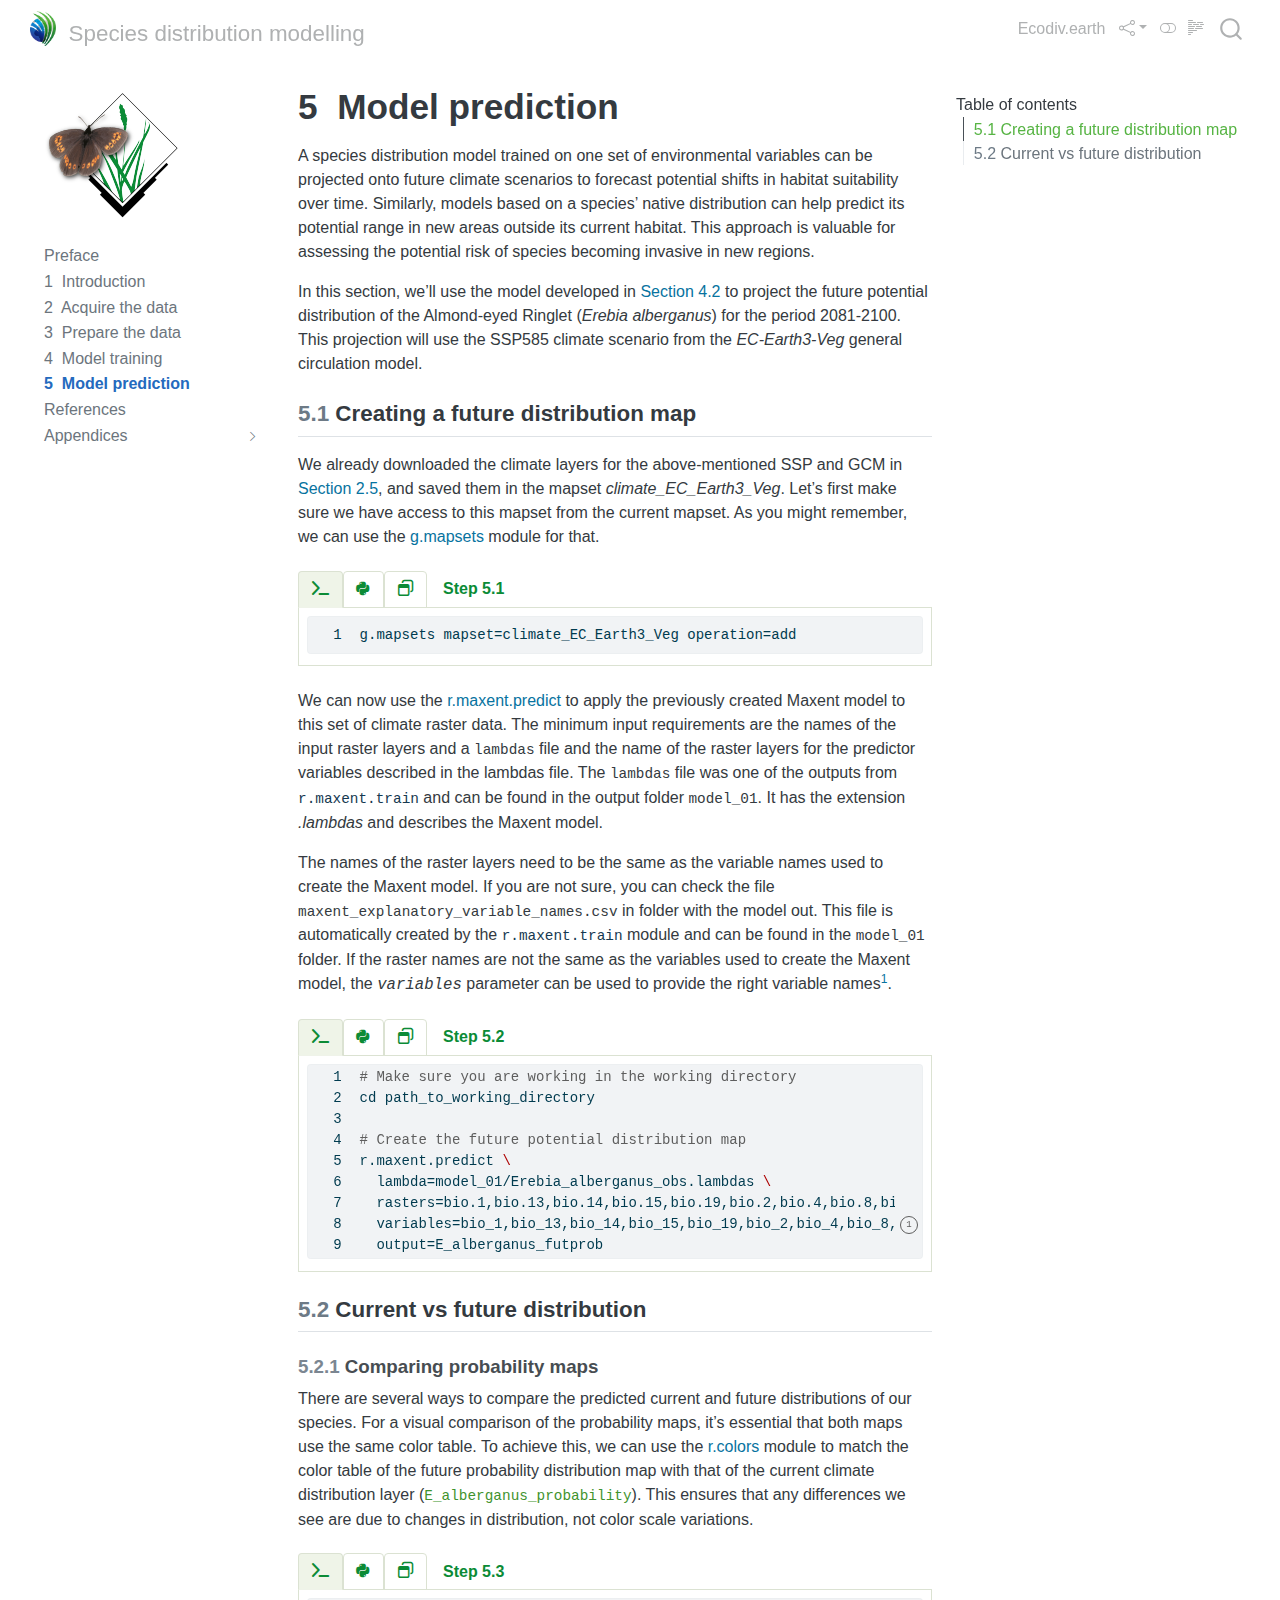
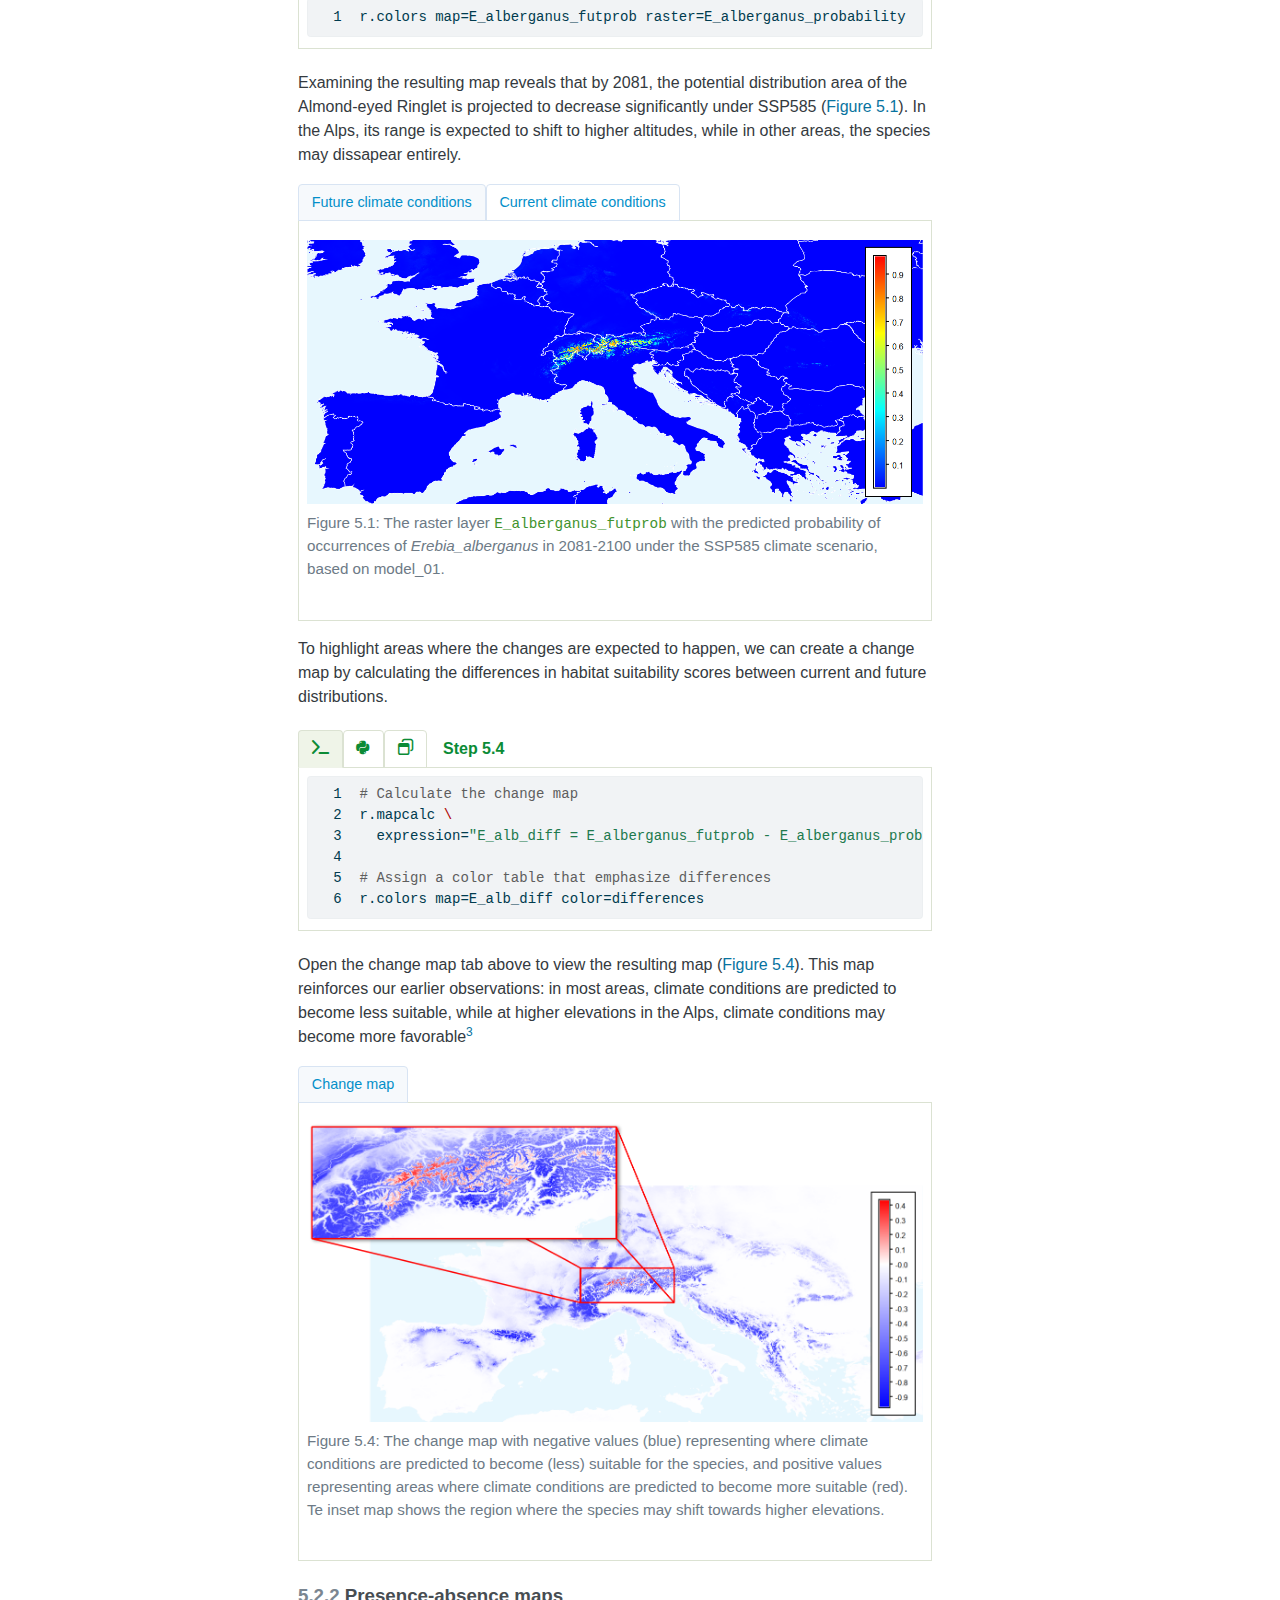
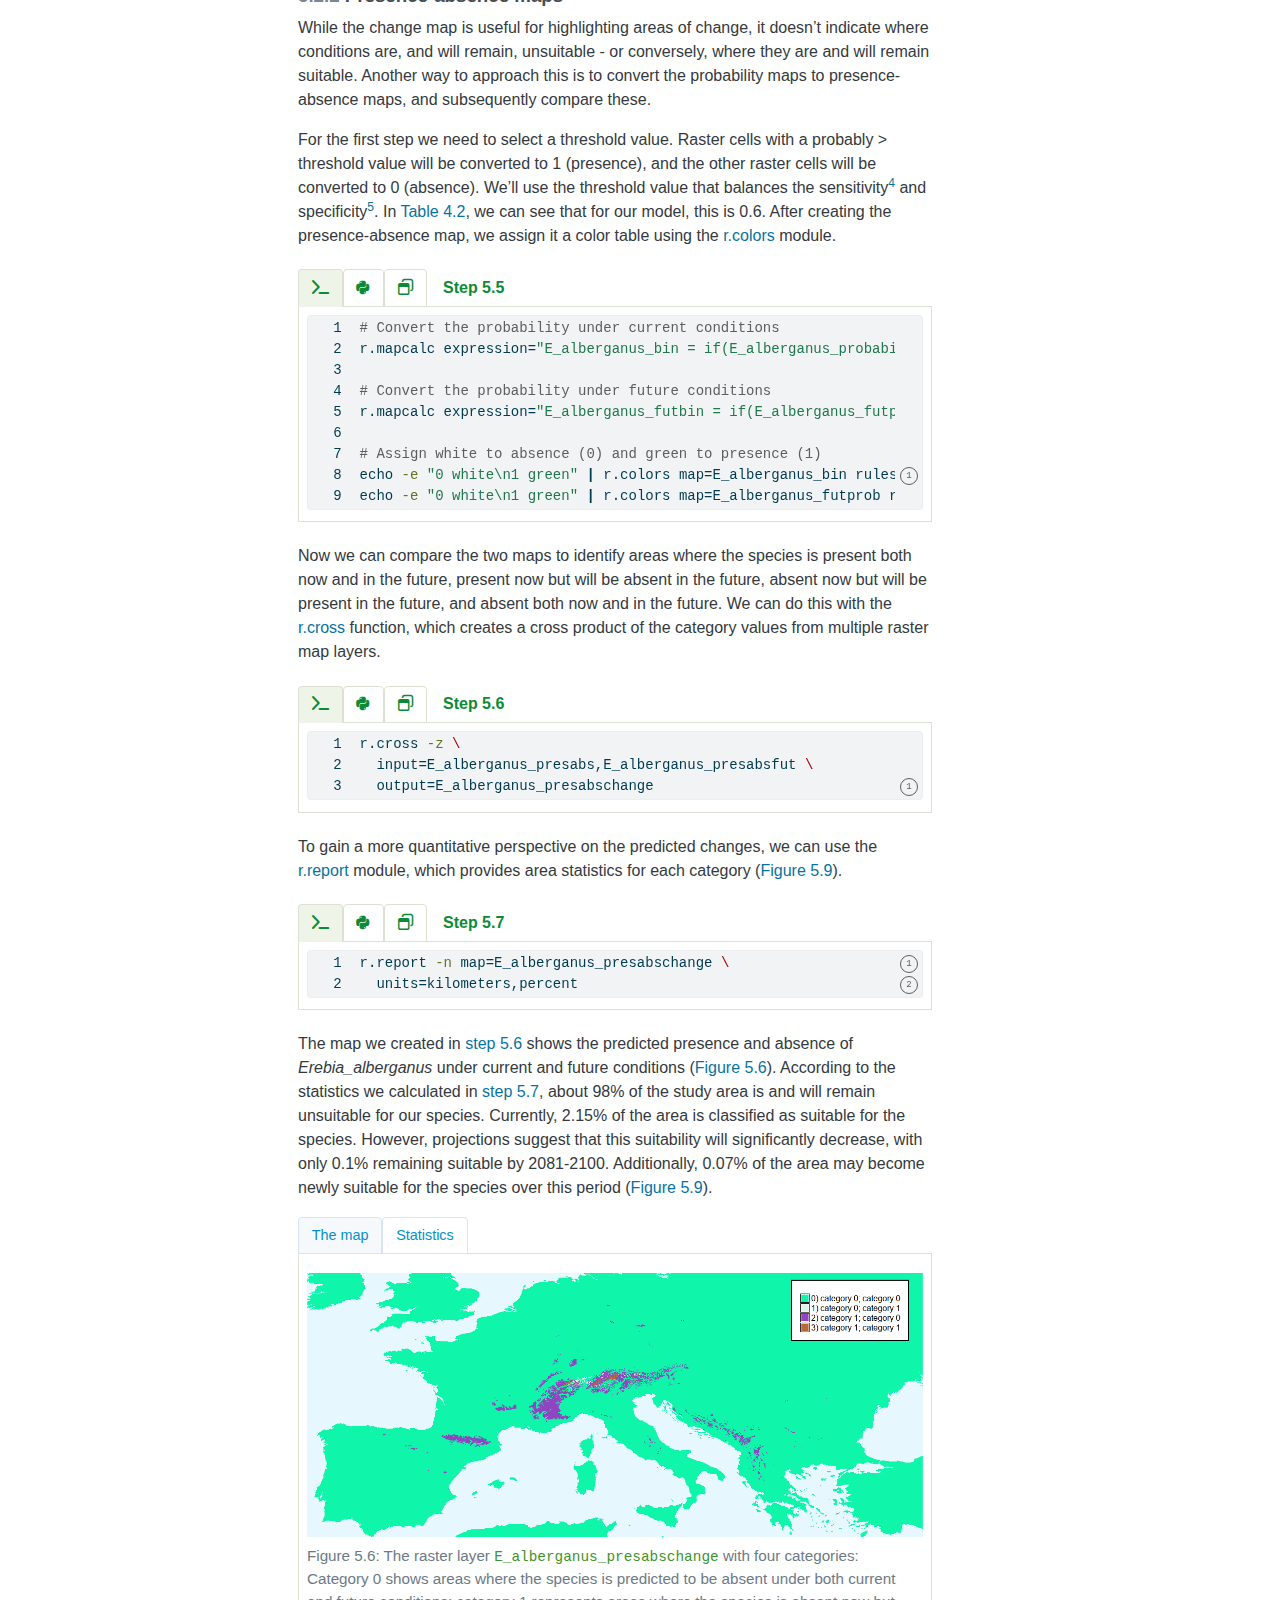
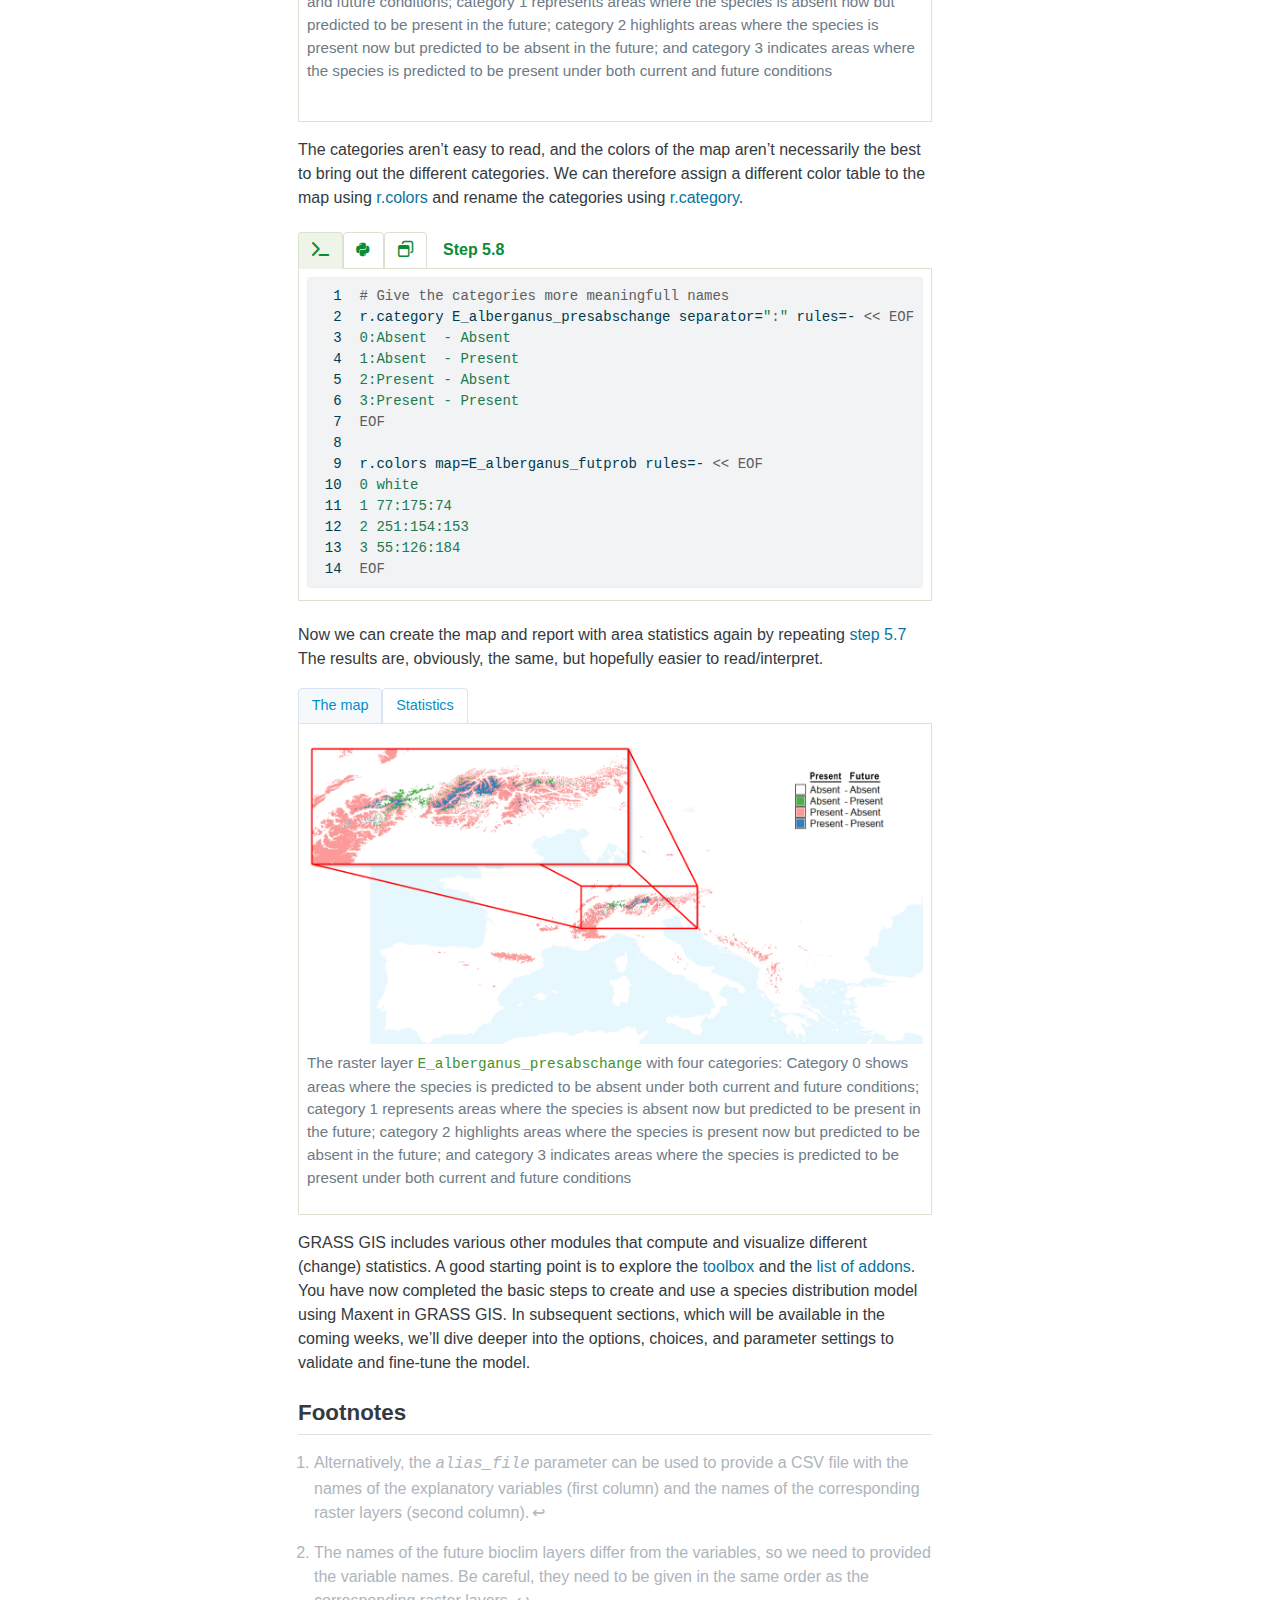
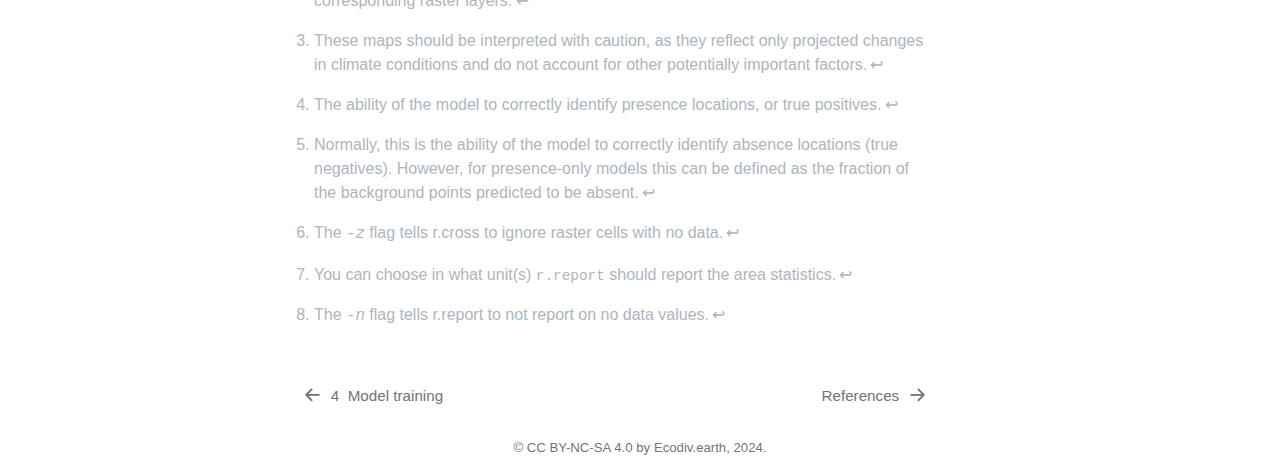
<file: sdmingrassgis/5_model_prediction.html>
<!DOCTYPE html>
<html xmlns="http://www.w3.org/1999/xhtml" lang="en" xml:lang="en"><head>

<meta charset="utf-8">
<meta name="generator" content="quarto-1.5.56">

<meta name="viewport" content="width=device-width, initial-scale=1.0, user-scalable=yes">

<meta name="author" content="Paulo van Breugel">

<title>Ecodiv.earth | sdm in grass gis – Species distribution modelling</title>
<style>
code{white-space: pre-wrap;}
span.smallcaps{font-variant: small-caps;}
div.columns{display: flex; gap: min(4vw, 1.5em);}
div.column{flex: auto; overflow-x: auto;}
div.hanging-indent{margin-left: 1.5em; text-indent: -1.5em;}
ul.task-list{list-style: none;}
ul.task-list li input[type="checkbox"] {
  width: 0.8em;
  margin: 0 0.8em 0.2em -1em; /* quarto-specific, see https://github.com/quarto-dev/quarto-cli/issues/4556 */ 
  vertical-align: middle;
}
/* CSS for syntax highlighting */
pre > code.sourceCode { white-space: pre; position: relative; }
pre > code.sourceCode > span { line-height: 1.25; }
pre > code.sourceCode > span:empty { height: 1.2em; }
.sourceCode { overflow: visible; }
code.sourceCode > span { color: inherit; text-decoration: inherit; }
div.sourceCode { margin: 1em 0; }
pre.sourceCode { margin: 0; }
@media screen {
div.sourceCode { overflow: auto; }
}
@media print {
pre > code.sourceCode { white-space: pre-wrap; }
pre > code.sourceCode > span { display: inline-block; text-indent: -5em; padding-left: 5em; }
}
pre.numberSource code
  { counter-reset: source-line 0; }
pre.numberSource code > span
  { position: relative; left: -4em; counter-increment: source-line; }
pre.numberSource code > span > a:first-child::before
  { content: counter(source-line);
    position: relative; left: -1em; text-align: right; vertical-align: baseline;
    border: none; display: inline-block;
    -webkit-touch-callout: none; -webkit-user-select: none;
    -khtml-user-select: none; -moz-user-select: none;
    -ms-user-select: none; user-select: none;
    padding: 0 4px; width: 4em;
  }
pre.numberSource { margin-left: 3em;  padding-left: 4px; }
div.sourceCode
  {   }
@media screen {
pre > code.sourceCode > span > a:first-child::before { text-decoration: underline; }
}
/* CSS for citations */
div.csl-bib-body { }
div.csl-entry {
  clear: both;
}
.hanging-indent div.csl-entry {
  margin-left:2em;
  text-indent:-2em;
}
div.csl-left-margin {
  min-width:2em;
  float:left;
}
div.csl-right-inline {
  margin-left:2em;
  padding-left:1em;
}
div.csl-indent {
  margin-left: 2em;
}</style>


<script src="site_libs/quarto-nav/quarto-nav.js"></script>
<script src="site_libs/quarto-nav/headroom.min.js"></script>
<script src="site_libs/clipboard/clipboard.min.js"></script>
<script src="site_libs/quarto-search/autocomplete.umd.js"></script>
<script src="site_libs/quarto-search/fuse.min.js"></script>
<script src="site_libs/quarto-search/quarto-search.js"></script>
<meta name="quarto:offset" content="./">
<link href="./references.html" rel="next">
<link href="./4_model_training.html" rel="prev">
<link href="./images/favicon.ico" rel="icon">
<script src="site_libs/quarto-html/quarto.js"></script>
<script src="site_libs/quarto-html/popper.min.js"></script>
<script src="site_libs/quarto-html/tippy.umd.min.js"></script>
<script src="site_libs/quarto-html/anchor.min.js"></script>
<link href="site_libs/quarto-html/tippy.css" rel="stylesheet">
<link href="site_libs/quarto-html/quarto-syntax-highlighting.css" rel="stylesheet" class="quarto-color-scheme" id="quarto-text-highlighting-styles">
<link href="site_libs/quarto-html/quarto-syntax-highlighting-dark.css" rel="prefetch" class="quarto-color-scheme quarto-color-alternate" id="quarto-text-highlighting-styles">
<script src="site_libs/bootstrap/bootstrap.min.js"></script>
<link href="site_libs/bootstrap/bootstrap-icons.css" rel="stylesheet">
<link href="site_libs/bootstrap/bootstrap.min.css" rel="stylesheet" class="quarto-color-scheme" id="quarto-bootstrap" data-mode="light">
<link href="site_libs/bootstrap/bootstrap-dark.min.css" rel="prefetch" class="quarto-color-scheme quarto-color-alternate" id="quarto-bootstrap" data-mode="dark">
<link href="site_libs/quarto-contrib/fontawesome6-0.1.0/all.css" rel="stylesheet">
<link href="site_libs/quarto-contrib/fontawesome6-0.1.0/latex-fontsize.css" rel="stylesheet">
<script src="site_libs/quarto-contrib/videojs/video.min.js"></script>
<link href="site_libs/quarto-contrib/videojs/video-js.css" rel="stylesheet">
<script src="site_libs/quarto-contrib/glightbox/glightbox.min.js"></script>
<link href="site_libs/quarto-contrib/glightbox/glightbox.min.css" rel="stylesheet">
<link href="site_libs/quarto-contrib/glightbox/lightbox.css" rel="stylesheet">
<script id="quarto-search-options" type="application/json">{
  "location": "navbar",
  "copy-button": false,
  "collapse-after": 3,
  "panel-placement": "end",
  "type": "overlay",
  "limit": 50,
  "keyboard-shortcut": [
    "f",
    "/",
    "s"
  ],
  "show-item-context": false,
  "language": {
    "search-no-results-text": "No results",
    "search-matching-documents-text": "matching documents",
    "search-copy-link-title": "Copy link to search",
    "search-hide-matches-text": "Hide additional matches",
    "search-more-match-text": "more match in this document",
    "search-more-matches-text": "more matches in this document",
    "search-clear-button-title": "Clear",
    "search-text-placeholder": "",
    "search-detached-cancel-button-title": "Cancel",
    "search-submit-button-title": "Submit",
    "search-label": "Search"
  }
}</script>
<style>html{ scroll-behavior: smooth; }</style>


<meta property="og:title" content="Ecodiv.earth | sdm in grass gis">
<meta property="og:description" content="">
<meta property="og:site_name" content="Species distribution modelling">
<meta name="twitter:title" content="Ecodiv.earth | sdm in grass gis">
<meta name="twitter:description" content="">
<meta name="twitter:site" content="@ecodiv">
<meta name="twitter:card" content="summary">
</head>

<body class="nav-sidebar floating nav-fixed">

<div id="quarto-search-results"></div>
  <header id="quarto-header" class="headroom fixed-top">
    <nav class="navbar navbar-expand-lg " data-bs-theme="dark">
      <div class="navbar-container container-fluid">
      <div class="navbar-brand-container mx-auto">
    <a href="./index.html" class="navbar-brand navbar-brand-logo">
    <img src="./images/logo.png" alt="" class="navbar-logo">
    </a>
    <a class="navbar-brand" href="./index.html">
    <span class="navbar-title">Species distribution modelling</span>
    </a>
  </div>
            <div id="quarto-search" class="" title="Search"></div>
          <button class="navbar-toggler" type="button" data-bs-toggle="collapse" data-bs-target="#navbarCollapse" aria-controls="navbarCollapse" role="menu" aria-expanded="false" aria-label="Toggle navigation" onclick="if (window.quartoToggleHeadroom) { window.quartoToggleHeadroom(); }">
  <span class="navbar-toggler-icon"></span>
</button>
          <div class="collapse navbar-collapse" id="navbarCollapse">
            <ul class="navbar-nav navbar-nav-scroll ms-auto">
  <li class="nav-item">
    <a class="nav-link" href="https://ecodiv.earth"> <i class="bi bi-home" role="img">
</i> 
<span class="menu-text">Ecodiv.earth</span></a>
  </li>  
</ul>
          </div> <!-- /navcollapse -->
            <div class="quarto-navbar-tools tools-wide">
    <div class="dropdown">
      <a href="" title="Share" id="quarto-navigation-tool-dropdown-0" class="quarto-navigation-tool dropdown-toggle px-1" data-bs-toggle="dropdown" aria-expanded="false" role="link" aria-label="Share"><i class="bi bi-share"></i></a>
      <ul class="dropdown-menu" aria-labelledby="quarto-navigation-tool-dropdown-0">
          <li>
            <a class="dropdown-item quarto-navbar-tools-item" href="https://twitter.com/intent/tweet?url=|url|">
              <i class="bi bi-twitter pe-1"></i>
            Twitter
            </a>
          </li>
          <li>
            <a class="dropdown-item quarto-navbar-tools-item" href="https://www.facebook.com/sharer/sharer.php?u=|url|">
              <i class="bi bi-facebook pe-1"></i>
            Facebook
            </a>
          </li>
          <li>
            <a class="dropdown-item quarto-navbar-tools-item" href="https://www.linkedin.com/sharing/share-offsite/?url=|url|">
              <i class="bi bi-linkedin pe-1"></i>
            LinkedIn
            </a>
          </li>
      </ul>
    </div>
  <a href="" class="quarto-color-scheme-toggle quarto-navigation-tool  px-1" onclick="window.quartoToggleColorScheme(); return false;" title="Toggle dark mode"><i class="bi"></i></a>
  <a href="" class="quarto-reader-toggle quarto-navigation-tool px-1" onclick="window.quartoToggleReader(); return false;" title="Toggle reader mode">
  <div class="quarto-reader-toggle-btn">
  <i class="bi"></i>
  </div>
</a>
</div>
      </div> <!-- /container-fluid -->
    </nav>
  <nav class="quarto-secondary-nav">
    <div class="container-fluid d-flex">
      <button type="button" class="quarto-btn-toggle btn" data-bs-toggle="collapse" role="button" data-bs-target=".quarto-sidebar-collapse-item" aria-controls="quarto-sidebar" aria-expanded="false" aria-label="Toggle sidebar navigation" onclick="if (window.quartoToggleHeadroom) { window.quartoToggleHeadroom(); }">
        <i class="bi bi-layout-text-sidebar-reverse"></i>
      </button>
        <nav class="quarto-page-breadcrumbs" aria-label="breadcrumb"><ol class="breadcrumb"><li class="breadcrumb-item"><a href="./5_model_prediction.html"><span class="chapter-number">5</span>&nbsp; <span class="chapter-title">Model prediction</span></a></li></ol></nav>
        <a class="flex-grow-1" role="navigation" data-bs-toggle="collapse" data-bs-target=".quarto-sidebar-collapse-item" aria-controls="quarto-sidebar" aria-expanded="false" aria-label="Toggle sidebar navigation" onclick="if (window.quartoToggleHeadroom) { window.quartoToggleHeadroom(); }">      
        </a>
    </div>
  </nav>
</header>
<!-- content -->
<div id="quarto-content" class="quarto-container page-columns page-rows-contents page-layout-article page-navbar">
<!-- sidebar -->
  <nav id="quarto-sidebar" class="sidebar collapse collapse-horizontal quarto-sidebar-collapse-item sidebar-navigation floating overflow-auto">
    <div class="pt-lg-2 mt-2 text-left sidebar-header sidebar-header-stacked">
      <a href="./index.html" class="sidebar-logo-link">
      <img src="./images/logo_SDM2.png" alt="" class="sidebar-logo py-0 d-lg-inline d-none">
      </a>
      </div>
    <div class="sidebar-menu-container"> 
    <ul class="list-unstyled mt-1">
        <li class="sidebar-item">
  <div class="sidebar-item-container"> 
  <a href="./index.html" class="sidebar-item-text sidebar-link">
 <span class="menu-text">Preface</span></a>
  </div>
</li>
        <li class="sidebar-item">
  <div class="sidebar-item-container"> 
  <a href="./1_introduction.html" class="sidebar-item-text sidebar-link">
 <span class="menu-text"><span class="chapter-number">1</span>&nbsp; <span class="chapter-title">Introduction</span></span></a>
  </div>
</li>
        <li class="sidebar-item">
  <div class="sidebar-item-container"> 
  <a href="./2_obtaining_data.html" class="sidebar-item-text sidebar-link">
 <span class="menu-text"><span class="chapter-number">2</span>&nbsp; <span class="chapter-title">Acquire the data</span></span></a>
  </div>
</li>
        <li class="sidebar-item">
  <div class="sidebar-item-container"> 
  <a href="./3_data_preparation.html" class="sidebar-item-text sidebar-link">
 <span class="menu-text"><span class="chapter-number">3</span>&nbsp; <span class="chapter-title">Prepare the data</span></span></a>
  </div>
</li>
        <li class="sidebar-item">
  <div class="sidebar-item-container"> 
  <a href="./4_model_training.html" class="sidebar-item-text sidebar-link">
 <span class="menu-text"><span class="chapter-number">4</span>&nbsp; <span class="chapter-title">Model training</span></span></a>
  </div>
</li>
        <li class="sidebar-item">
  <div class="sidebar-item-container"> 
  <a href="./5_model_prediction.html" class="sidebar-item-text sidebar-link active">
 <span class="menu-text"><span class="chapter-number">5</span>&nbsp; <span class="chapter-title">Model prediction</span></span></a>
  </div>
</li>
        <li class="sidebar-item">
  <div class="sidebar-item-container"> 
  <a href="./references.html" class="sidebar-item-text sidebar-link">
 <span class="menu-text">References</span></a>
  </div>
</li>
        <li class="sidebar-item sidebar-item-section">
      <div class="sidebar-item-container"> 
            <a class="sidebar-item-text sidebar-link text-start collapsed" data-bs-toggle="collapse" data-bs-target="#quarto-sidebar-section-1" role="navigation" aria-expanded="false">
 <span class="menu-text">Appendices</span></a>
          <a class="sidebar-item-toggle text-start collapsed" data-bs-toggle="collapse" data-bs-target="#quarto-sidebar-section-1" role="navigation" aria-expanded="false" aria-label="Toggle section">
            <i class="bi bi-chevron-right ms-2"></i>
          </a> 
      </div>
      <ul id="quarto-sidebar-section-1" class="collapse list-unstyled sidebar-section depth1 ">  
          <li class="sidebar-item">
  <div class="sidebar-item-container"> 
  <a href="./A1_grassbasics.html" class="sidebar-item-text sidebar-link">
 <span class="menu-text"><span class="chapter-number">A</span>&nbsp; <span class="chapter-title">Working in GRASS GIS</span></span></a>
  </div>
</li>
          <li class="sidebar-item">
  <div class="sidebar-item-container"> 
  <a href="./A3_sampledata.html" class="sidebar-item-text sidebar-link">
 <span class="menu-text"><span class="chapter-number">B</span>&nbsp; <span class="chapter-title">Sample data</span></span></a>
  </div>
</li>
          <li class="sidebar-item">
  <div class="sidebar-item-container"> 
  <a href="./A4_scriptmap.html" class="sidebar-item-text sidebar-link">
 <span class="menu-text"><span class="chapter-number">C</span>&nbsp; <span class="chapter-title">Scripting a map</span></span></a>
  </div>
</li>
      </ul>
  </li>
    </ul>
    </div>
</nav>
<div id="quarto-sidebar-glass" class="quarto-sidebar-collapse-item" data-bs-toggle="collapse" data-bs-target=".quarto-sidebar-collapse-item"></div>
<!-- margin-sidebar -->
    <div id="quarto-margin-sidebar" class="sidebar margin-sidebar">
        <nav id="TOC" role="doc-toc" class="toc-active">
    <h2 id="toc-title">Table of contents</h2>
   
  <ul>
  <li><a href="#creating-a-future-distribution-map" id="toc-creating-a-future-distribution-map" class="nav-link active" data-scroll-target="#creating-a-future-distribution-map"><span class="header-section-number">5.1</span> Creating a future distribution map</a></li>
  <li><a href="#current-vs-future-distribution" id="toc-current-vs-future-distribution" class="nav-link" data-scroll-target="#current-vs-future-distribution"><span class="header-section-number">5.2</span> Current vs future distribution</a>
  <ul class="collapse">
  <li><a href="#comparing-probability-maps" id="toc-comparing-probability-maps" class="nav-link" data-scroll-target="#comparing-probability-maps"><span class="header-section-number">5.2.1</span> Comparing probability maps</a></li>
  <li><a href="#presence-absence-maps" id="toc-presence-absence-maps" class="nav-link" data-scroll-target="#presence-absence-maps"><span class="header-section-number">5.2.2</span> Presence-absence maps</a></li>
  </ul></li>
  </ul>
</nav>
    </div>
<!-- main -->
<main class="content" id="quarto-document-content">

<header id="title-block-header" class="quarto-title-block default">
<div class="quarto-title">
<h1 class="title"><span id="sec-modelprediction" class="quarto-section-identifier"><span class="chapter-number">5</span>&nbsp; <span class="chapter-title">Model prediction</span></span></h1>
</div>



<div class="quarto-title-meta">

    
  
    
  </div>
  


</header>


<p>A species distribution model trained on one set of environmental variables can be projected onto future climate scenarios to forecast potential shifts in habitat suitability over time. Similarly, models based on a species’ native distribution can help predict its potential range in new areas outside its current habitat. This approach is valuable for assessing the potential risk of species becoming invasive in new regions.</p>
<p>In this section, we’ll use the model developed in <a href="4_model_training.html#sec-4trainthemodel" class="quarto-xref"><span>Section 4.2</span></a> to project the future potential distribution of the Almond-eyed Ringlet (<em>Erebia alberganus</em>) for the period 2081-2100. This projection will use the SSP585 climate scenario from the <em>EC-Earth3-Veg</em> general circulation model.</p>
<section id="creating-a-future-distribution-map" class="level2" data-number="5.1">
<h2 data-number="5.1" class="anchored" data-anchor-id="creating-a-future-distribution-map"><span class="header-section-number">5.1</span> Creating a future distribution map</h2>
<p>We already downloaded the climate layers for the above-mentioned SSP and GCM in <a href="2_obtaining_data.html#sec-obtainfutureclimatelayers" class="quarto-xref"><span>Section 2.5</span></a>, and saved them in the mapset <span class="style-db">climate_EC_Earth3_Veg</span>. Let’s first make sure we have access to this mapset from the current mapset. As you might remember, we can use the <a href="https://grass.osgeo.org/grass-stable/manuals/g.mapsets.html">g.mapsets</a> module for that.</p>
<div id="exm-HXKf6KsqSt" class="hiddendiv theorem example">
<p><span class="theorem-title"><strong>Step 5.1</strong></span> &nbsp;</p>
</div>
<div class="tabset-margin-container"></div><div class="panel-tabset" data-group="interface">
<ul class="nav nav-tabs" role="tablist"><li class="nav-item" role="presentation"><a class="nav-link active" id="tabset-1-1-tab" data-bs-toggle="tab" data-bs-target="#tabset-1-1" role="tab" aria-controls="tabset-1-1" aria-selected="true" aria-current="page"><i class="fa-solid fa-terminal" aria-label="terminal"></i></a></li><li class="nav-item" role="presentation"><a class="nav-link" id="tabset-1-2-tab" data-bs-toggle="tab" data-bs-target="#tabset-1-2" role="tab" aria-controls="tabset-1-2" aria-selected="false"><i class="fa-brands fa-python" aria-label="python"></i></a></li><li class="nav-item" role="presentation"><a class="nav-link" id="tabset-1-3-tab" data-bs-toggle="tab" data-bs-target="#tabset-1-3" role="tab" aria-controls="tabset-1-3" aria-selected="false"><i class="fa-regular fa-window-restore" aria-label="window-restore"></i></a></li></ul>
<div class="tab-content" data-group="interface">
<div id="tabset-1-1" class="tab-pane active" role="tabpanel" aria-labelledby="tabset-1-1-tab">
<div class="sourceCode" id="cb1"><pre class="sourceCode numberSource bash number-lines code-with-copy"><code class="sourceCode bash"><span id="cb1-1"><a href="#cb1-1"></a><span class="ex">g.mapsets</span> mapset=climate_EC_Earth3_Veg operation=add</span></code><button title="Copy to Clipboard" class="code-copy-button"><i class="bi"></i></button></pre></div>
</div>
<div id="tabset-1-2" class="tab-pane" role="tabpanel" aria-labelledby="tabset-1-2-tab">
<div class="sourceCode" id="cb2"><pre class="sourceCode numberSource python number-lines code-with-copy"><code class="sourceCode python"><span id="cb2-1"><a href="#cb2-1"></a>gs.run_command(</span>
<span id="cb2-2"><a href="#cb2-2"></a>    <span class="st">"g.mapsets"</span>, mapset<span class="op">=</span>[<span class="st">"climate_EC_Earth3_Veg"</span>], operation<span class="op">=</span><span class="st">"add"</span></span>
<span id="cb2-3"><a href="#cb2-3"></a>)</span></code><button title="Copy to Clipboard" class="code-copy-button"><i class="bi"></i></button></pre></div>
</div>
<div id="tabset-1-3" class="tab-pane" role="tabpanel" aria-labelledby="tabset-1-3-tab">
<p>In the menu, go to <span class="style-menu">Settings → GRASS working environment → Mapset access</span> and select the mapsets <span class="style-db">climate_EC_Earth3_Veg</span>.</p>
</div>
</div>
</div>
<p>We can now use the <a href="https://grass.osgeo.org/grass-stable/manuals/addons/r.maxent.predict.html">r.maxent.predict</a> to apply the previously created Maxent model to this set of climate raster data. The minimum input requirements are the names of the input raster layers and a <span class="style-output">lambdas</span> file and the name of the raster layers for the predictor variables described in the lambdas file. The <span class="style-output">lambdas</span> file was one of the outputs from <span class="style-function">r.maxent.train</span> and can be found in the output folder <span class="style-output">model_01</span>. It has the extension <em>.lambdas</em> and describes the Maxent model.</p>
<p>The names of the raster layers need to be the same as the variable names used to create the Maxent model. If you are not sure, you can check the file <span class="style-file">maxent_explanatory_variable_names.csv</span> in folder with the model out. This file is automatically created by the <span class="style-function">r.maxent.train</span> module and can be found in the <span class="style-output">model_01</span> folder. If the raster names are not the same as the variables used to create the Maxent model, the <span class="style-parameter">variables</span> parameter can be used to provide the right variable names<a href="#fn1" class="footnote-ref" id="fnref1" role="doc-noteref"><sup>1</sup></a>.</p>
<div id="exm-CZnP5gebFx" class="hiddendiv theorem example">
<p><span class="theorem-title"><strong>Step 5.2</strong></span> &nbsp;</p>
</div>
<div class="tabset-margin-container"></div><div class="panel-tabset" data-group="interface">
<ul class="nav nav-tabs" role="tablist"><li class="nav-item" role="presentation"><a class="nav-link active" id="tabset-2-1-tab" data-bs-toggle="tab" data-bs-target="#tabset-2-1" role="tab" aria-controls="tabset-2-1" aria-selected="true"><i class="fa-solid fa-terminal" aria-label="terminal"></i></a></li><li class="nav-item" role="presentation"><a class="nav-link" id="tabset-2-2-tab" data-bs-toggle="tab" data-bs-target="#tabset-2-2" role="tab" aria-controls="tabset-2-2" aria-selected="false"><i class="fa-brands fa-python" aria-label="python"></i></a></li><li class="nav-item" role="presentation"><a class="nav-link" id="tabset-2-3-tab" data-bs-toggle="tab" data-bs-target="#tabset-2-3" role="tab" aria-controls="tabset-2-3" aria-selected="false"><i class="fa-regular fa-window-restore" aria-label="window-restore"></i></a></li></ul>
<div class="tab-content" data-group="interface">
<div id="tabset-2-1" class="tab-pane active" role="tabpanel" aria-labelledby="tabset-2-1-tab">
<div class="sourceCode" id="annotated-cell-3"><pre class="sourceCode numberSource bash code-annotation-code number-lines code-with-copy code-annotated"><code class="sourceCode bash"><span id="annotated-cell-3-1"><a href="#annotated-cell-3-1"></a><span class="co"># Make sure you are working in the working directory</span></span>
<span id="annotated-cell-3-2"><a href="#annotated-cell-3-2"></a><span class="bu">cd</span> path_to_working_directory</span>
<span id="annotated-cell-3-3"><a href="#annotated-cell-3-3"></a></span>
<span id="annotated-cell-3-4"><a href="#annotated-cell-3-4"></a><span class="co"># Create the future potential distribution map</span></span>
<span id="annotated-cell-3-5"><a href="#annotated-cell-3-5"></a><span class="ex">r.maxent.predict</span> <span class="dt">\</span></span>
<span id="annotated-cell-3-6"><a href="#annotated-cell-3-6"></a>  lambda=model_01/Erebia_alberganus_obs.lambdas <span class="dt">\</span></span>
<span id="annotated-cell-3-7"><a href="#annotated-cell-3-7"></a>  rasters=bio.1,bio.13,bio.14,bio.15,bio.19,bio.2,bio.4,bio.8,bio.9 <span class="dt">\</span></span>
<button class="code-annotation-anchor" data-target-cell="annotated-cell-3" data-target-annotation="1">1</button><span id="annotated-cell-3-8" class="code-annotation-target"><a href="#annotated-cell-3-8"></a>  variables=bio_1,bio_13,bio_14,bio_15,bio_19,bio_2,bio_4,bio_8,bio_9 <span class="dt">\</span></span>
<span id="annotated-cell-3-9"><a href="#annotated-cell-3-9"></a>  output=E_alberganus_futprob</span><div class="code-annotation-gutter-bg"></div><div class="code-annotation-gutter"></div></code><button title="Copy to Clipboard" class="code-copy-button"><i class="bi"></i></button></pre></div>
<dl class="code-annotation-container-hidden code-annotation-container-grid">
<dt data-target-cell="annotated-cell-3" data-target-annotation="1">1</dt>
<dd>
<span data-code-cell="annotated-cell-3" data-code-lines="8" data-code-annotation="1">The names of the future bioclim layers differ from the variables, so we need to provided the variable names. Be careful, they need to be given in the same order as the corresponding raster layers.</span>
</dd>
</dl>
</div>
<div id="tabset-2-2" class="tab-pane" role="tabpanel" aria-labelledby="tabset-2-2-tab">
<div class="sourceCode" id="annotated-cell-4"><pre class="sourceCode numberSource python code-annotation-code number-lines code-with-copy code-annotated"><code class="sourceCode python"><span id="annotated-cell-4-1"><a href="#annotated-cell-4-1"></a><span class="co"># Make sure you are working in the working directory</span></span>
<span id="annotated-cell-4-2"><a href="#annotated-cell-4-2"></a>os.chdir(<span class="st">"replace-for-path-to-working-directory"</span>)</span>
<span id="annotated-cell-4-3"><a href="#annotated-cell-4-3"></a></span>
<span id="annotated-cell-4-4"><a href="#annotated-cell-4-4"></a><span class="co"># Create the future potential distribution map</span></span>
<span id="annotated-cell-4-5"><a href="#annotated-cell-4-5"></a>gs.run_command(</span>
<span id="annotated-cell-4-6"><a href="#annotated-cell-4-6"></a>    <span class="st">"r.maxent.predict"</span>,</span>
<span id="annotated-cell-4-7"><a href="#annotated-cell-4-7"></a>    lambdafile<span class="op">=</span><span class="st">"model_01/Erebia_alberganus_obs.lambdas"</span>,</span>
<span id="annotated-cell-4-8"><a href="#annotated-cell-4-8"></a>    rasters<span class="op">=</span><span class="st">"bio.1,bio.13,bio.14,bio.15,bio.19,bio.2,bio.4,bio.8,bio.9"</span>,</span>
<button class="code-annotation-anchor" data-target-cell="annotated-cell-4" data-target-annotation="1">1</button><span id="annotated-cell-4-9" class="code-annotation-target"><a href="#annotated-cell-4-9"></a>    variables<span class="op">=</span><span class="st">"bio_1,bio_13,bio_14,bio_15,bio_19,bio_2,bio_4,bio_8,bio_9"</span>,</span>
<span id="annotated-cell-4-10"><a href="#annotated-cell-4-10"></a>    output<span class="op">=</span><span class="st">"E_alberganus_futprob"</span>,</span>
<span id="annotated-cell-4-11"><a href="#annotated-cell-4-11"></a>)</span><div class="code-annotation-gutter-bg"></div><div class="code-annotation-gutter"></div></code><button title="Copy to Clipboard" class="code-copy-button"><i class="bi"></i></button></pre></div>
<dl class="code-annotation-container-hidden code-annotation-container-grid">
<dt data-target-cell="annotated-cell-4" data-target-annotation="1">1</dt>
<dd>
<span data-code-cell="annotated-cell-4" data-code-lines="9" data-code-annotation="1">The names of the future bioclim layers differ from the variables, so we need to provided the variable names. Be careful, they need to be given in the same order as the corresponding raster layers.</span>
</dd>
</dl>
</div>
<div id="tabset-2-3" class="tab-pane" role="tabpanel" aria-labelledby="tabset-2-3-tab">
<p>Open the <span class="style-function">r.maxent.predict</span> dialog and run it with the following parameter settings:</p>
<table class="caption-top table">
<colgroup>
<col style="width: 50%">
<col style="width: 50%">
</colgroup>
<thead>
<tr class="header">
<th>Parameter</th>
<th>Value</th>
</tr>
</thead>
<tbody>
<tr class="odd">
<td>lambdafile</td>
<td>model_01/Erebia_alberganus_obs.lambdas</td>
</tr>
<tr class="even">
<td>rasters</td>
<td>bio.1,bio.13,bio.14,bio.15,bio.19,bio.2,bio.4,bio.8,bio.9</td>
</tr>
<tr class="odd">
<td>variables <a href="#fn2" class="footnote-ref" id="fnref2" role="doc-noteref"><sup>2</sup></a></td>
<td>bio_1,bio_13,bio_14,bio_15,bio_19,bio_2,bio_4,bio_8,bio_9</td>
</tr>
<tr class="even">
<td>output</td>
<td>E_alberganus_futprob</td>
</tr>
</tbody>
</table>
</div>
</div>
</div>
</section>
<section id="current-vs-future-distribution" class="level2" data-number="5.2">
<h2 data-number="5.2" class="anchored" data-anchor-id="current-vs-future-distribution"><span class="header-section-number">5.2</span> Current vs future distribution</h2>
<section id="comparing-probability-maps" class="level3" data-number="5.2.1">
<h3 data-number="5.2.1" class="anchored" data-anchor-id="comparing-probability-maps"><span class="header-section-number">5.2.1</span> Comparing probability maps</h3>
<p>There are several ways to compare the predicted current and future distributions of our species. For a visual comparison of the probability maps, it’s essential that both maps use the same color table. To achieve this, we can use the <a href="https://grass.osgeo.org/grass-stable/manuals/r.colors.html">r.colors</a> module to match the color table of the future probability distribution map with that of the current climate distribution layer (<span class="style-data">E_alberganus_probability</span>). This ensures that any differences we see are due to changes in distribution, not color scale variations.</p>
<div id="exm-jsOr4IpXRP" class="hiddendiv theorem example">
<p><span class="theorem-title"><strong>Step 5.3</strong></span> &nbsp;</p>
</div>
<div class="tabset-margin-container"></div><div class="panel-tabset" data-group="interface">
<ul class="nav nav-tabs" role="tablist"><li class="nav-item" role="presentation"><a class="nav-link active" id="tabset-3-1-tab" data-bs-toggle="tab" data-bs-target="#tabset-3-1" role="tab" aria-controls="tabset-3-1" aria-selected="true"><i class="fa-solid fa-terminal" aria-label="terminal"></i></a></li><li class="nav-item" role="presentation"><a class="nav-link" id="tabset-3-2-tab" data-bs-toggle="tab" data-bs-target="#tabset-3-2" role="tab" aria-controls="tabset-3-2" aria-selected="false"><i class="fa-brands fa-python" aria-label="python"></i></a></li><li class="nav-item" role="presentation"><a class="nav-link" id="tabset-3-3-tab" data-bs-toggle="tab" data-bs-target="#tabset-3-3" role="tab" aria-controls="tabset-3-3" aria-selected="false"><i class="fa-regular fa-window-restore" aria-label="window-restore"></i></a></li></ul>
<div class="tab-content" data-group="interface">
<div id="tabset-3-1" class="tab-pane active" role="tabpanel" aria-labelledby="tabset-3-1-tab">
<div class="sourceCode" id="cb3"><pre class="sourceCode numberSource bash number-lines code-with-copy"><code class="sourceCode bash"><span id="cb3-1"><a href="#cb3-1"></a><span class="ex">r.colors</span> map=E_alberganus_futprob raster=E_alberganus_probability</span></code><button title="Copy to Clipboard" class="code-copy-button"><i class="bi"></i></button></pre></div>
</div>
<div id="tabset-3-2" class="tab-pane" role="tabpanel" aria-labelledby="tabset-3-2-tab">
<div class="sourceCode" id="cb4"><pre class="sourceCode numberSource python number-lines code-with-copy"><code class="sourceCode python"><span id="cb4-1"><a href="#cb4-1"></a>gs.run_command(</span>
<span id="cb4-2"><a href="#cb4-2"></a>    <span class="st">"r.colors"</span>, <span class="bu">map</span><span class="op">=</span><span class="st">"E_alberganus_futprob"</span>, raster<span class="op">=</span><span class="st">"E_alberganus_probability"</span></span>
<span id="cb4-3"><a href="#cb4-3"></a>)</span></code><button title="Copy to Clipboard" class="code-copy-button"><i class="bi"></i></button></pre></div>
</div>
<div id="tabset-3-3" class="tab-pane" role="tabpanel" aria-labelledby="tabset-3-3-tab">
<p>Open the <span class="style-function">r.colors</span> dialog and run it with the following parameter settings:</p>
<table class="caption-top table">
<colgroup>
<col style="width: 50%">
<col style="width: 50%">
</colgroup>
<thead>
<tr class="header">
<th>Parameter</th>
<th>Value</th>
</tr>
</thead>
<tbody>
<tr class="odd">
<td>map</td>
<td>E_alberganus_futprob</td>
</tr>
<tr class="even">
<td>raster</td>
<td>E_alberganus_probability</td>
</tr>
</tbody>
</table>
</div>
</div>
</div>
<p>Examining the resulting map reveals that by 2081, the potential distribution area of the Almond-eyed Ringlet is projected to decrease significantly under SSP585 (<a href="#fig-futdistr_01" class="quarto-xref">Figure&nbsp;<span>5.1</span></a>). In the Alps, its range is expected to shift to higher altitudes, while in other areas, the species may dissapear entirely.</p>
<div class="tabset-margin-container"></div><div class="panel-tabset exercise">
<ul class="nav nav-tabs" role="tablist"><li class="nav-item" role="presentation"><a class="nav-link active" id="tabset-4-1-tab" data-bs-toggle="tab" data-bs-target="#tabset-4-1" role="tab" aria-controls="tabset-4-1" aria-selected="true">Future climate conditions</a></li><li class="nav-item" role="presentation"><a class="nav-link" id="tabset-4-2-tab" data-bs-toggle="tab" data-bs-target="#tabset-4-2" role="tab" aria-controls="tabset-4-2" aria-selected="false">Current climate conditions</a></li></ul>
<div class="tab-content exercise">
<div id="tabset-4-1" class="tab-pane active" role="tabpanel" aria-labelledby="tabset-4-1-tab">
<div id="fig-futdistr_01" class="quarto-float quarto-figure quarto-figure-center anchored">
<figure class="quarto-float quarto-float-fig figure">
<div aria-describedby="fig-futdistr_01-caption-0ceaefa1-69ba-4598-a22c-09a6ac19f8ca">
<a href="images/E_alberganus_futprob.png" class="lightbox" data-gallery="quarto-lightbox-gallery-1" title="Figure&nbsp;5.1: The raster layer E_alberganus_futprob with the predicted probability of occurrences of Erebia_alberganus in 2081-2100 under the SSP585 climate scenario, based on model_01."><img src="images/E_alberganus_futprob.png" class="img-fluid figure-img"></a>
</div>
<figcaption class="quarto-float-caption-bottom quarto-float-caption quarto-float-fig" id="fig-futdistr_01-caption-0ceaefa1-69ba-4598-a22c-09a6ac19f8ca">
Figure&nbsp;5.1: The raster layer <span class="style-data">E_alberganus_futprob</span> with the predicted probability of occurrences of <em>Erebia_alberganus</em> in 2081-2100 under the SSP585 climate scenario, based on model_01.
</figcaption>
</figure>
</div>
</div>
<div id="tabset-4-2" class="tab-pane" role="tabpanel" aria-labelledby="tabset-4-2-tab">
<div id="fig-probdist_model_01b" class="quarto-float quarto-figure quarto-figure-center anchored">
<figure class="quarto-float quarto-float-fig figure">
<div aria-describedby="fig-probdist_model_01b-caption-0ceaefa1-69ba-4598-a22c-09a6ac19f8ca">
<a href="images/E_alberganus_probability.png" class="lightbox" data-gallery="quarto-lightbox-gallery-2" title="Figure&nbsp;5.2: The raster layer E_alberganus_probability with the predicted probability of occurrences of Erebia_alberganus, based on model_01."><img src="images/E_alberganus_probability.png" class="img-fluid figure-img"></a>
</div>
<figcaption class="quarto-float-caption-bottom quarto-float-caption quarto-float-fig" id="fig-probdist_model_01b-caption-0ceaefa1-69ba-4598-a22c-09a6ac19f8ca">
Figure&nbsp;5.2: The raster layer <span class="style-data">E_alberganus_probability</span> with the predicted probability of occurrences of Erebia_alberganus, based on model_01.
</figcaption>
</figure>
</div>
</div>
</div>
</div>
<p>To highlight areas where the changes are expected to happen, we can create a change map by calculating the differences in habitat suitability scores between current and future distributions.</p>
<div id="exm-VjtxwilsRu" class="hiddendiv theorem example">
<p><span class="theorem-title"><strong>Step 5.4</strong></span> &nbsp;</p>
</div>
<div class="tabset-margin-container"></div><div class="panel-tabset" data-group="interface">
<ul class="nav nav-tabs" role="tablist"><li class="nav-item" role="presentation"><a class="nav-link active" id="tabset-5-1-tab" data-bs-toggle="tab" data-bs-target="#tabset-5-1" role="tab" aria-controls="tabset-5-1" aria-selected="true"><i class="fa-solid fa-terminal" aria-label="terminal"></i></a></li><li class="nav-item" role="presentation"><a class="nav-link" id="tabset-5-2-tab" data-bs-toggle="tab" data-bs-target="#tabset-5-2" role="tab" aria-controls="tabset-5-2" aria-selected="false"><i class="fa-brands fa-python" aria-label="python"></i></a></li><li class="nav-item" role="presentation"><a class="nav-link" id="tabset-5-3-tab" data-bs-toggle="tab" data-bs-target="#tabset-5-3" role="tab" aria-controls="tabset-5-3" aria-selected="false"><i class="fa-regular fa-window-restore" aria-label="window-restore"></i></a></li></ul>
<div class="tab-content" data-group="interface">
<div id="tabset-5-1" class="tab-pane active" role="tabpanel" aria-labelledby="tabset-5-1-tab">
<div class="sourceCode" id="cb5"><pre class="sourceCode numberSource bash number-lines code-with-copy"><code class="sourceCode bash"><span id="cb5-1"><a href="#cb5-1"></a><span class="co"># Calculate the change map</span></span>
<span id="cb5-2"><a href="#cb5-2"></a><span class="ex">r.mapcalc</span> <span class="dt">\</span></span>
<span id="cb5-3"><a href="#cb5-3"></a>  expression=<span class="st">"E_alb_diff = E_alberganus_futprob - E_alberganus_probability"</span></span>
<span id="cb5-4"><a href="#cb5-4"></a></span>
<span id="cb5-5"><a href="#cb5-5"></a><span class="co"># Assign a color table that emphasize differences</span></span>
<span id="cb5-6"><a href="#cb5-6"></a><span class="ex">r.colors</span> map=E_alb_diff color=differences</span></code><button title="Copy to Clipboard" class="code-copy-button"><i class="bi"></i></button></pre></div>
</div>
<div id="tabset-5-2" class="tab-pane" role="tabpanel" aria-labelledby="tabset-5-2-tab">
<div class="sourceCode" id="cb6"><pre class="sourceCode numberSource python number-lines code-with-copy"><code class="sourceCode python"><span id="cb6-1"><a href="#cb6-1"></a><span class="co"># Calculate the change map</span></span>
<span id="cb6-2"><a href="#cb6-2"></a><span class="co"># Calculate the change map</span></span>
<span id="cb6-3"><a href="#cb6-3"></a>gs.run_command(</span>
<span id="cb6-4"><a href="#cb6-4"></a>    <span class="st">"r.mapcalc"</span>,</span>
<span id="cb6-5"><a href="#cb6-5"></a>    expression<span class="op">=</span><span class="st">"E_alb_diff = E_alberganus_futprob - E_alberganus_probability"</span>,</span>
<span id="cb6-6"><a href="#cb6-6"></a>)</span>
<span id="cb6-7"><a href="#cb6-7"></a></span>
<span id="cb6-8"><a href="#cb6-8"></a><span class="co"># Assign a color table that emphasize differences</span></span>
<span id="cb6-9"><a href="#cb6-9"></a>gs.run_command(<span class="st">"r.colors"</span>, <span class="bu">map</span><span class="op">=</span><span class="st">"E_alb_diff"</span>, color<span class="op">=</span><span class="st">"differences"</span>)</span></code><button title="Copy to Clipboard" class="code-copy-button"><i class="bi"></i></button></pre></div>
</div>
<div id="tabset-5-3" class="tab-pane" role="tabpanel" aria-labelledby="tabset-5-3-tab">
<p>Open the <span class="style-function">raster map calculator</span> from the <span class="style-menu">raster</span> and run it with the following expression.</p>
<div id="fig-rastmapchangemap" class="quarto-float quarto-figure quarto-figure-left anchored" data-fig-align="left">
<figure class="quarto-float quarto-float-fig figure">
<div aria-describedby="fig-rastmapchangemap-caption-0ceaefa1-69ba-4598-a22c-09a6ac19f8ca">
<a href="images/rastercalculator_changemap01.png" class="lightbox" data-gallery="quarto-lightbox-gallery-3" title="Figure&nbsp;5.3: Use the raster map calculator to calculate the differences in habitat suitability scores between current and future distributions."><img src="images/rastercalculator_changemap01.png" class="img-fluid quarto-figure quarto-figure-left figure-img"></a>
</div>
<figcaption class="quarto-float-caption-bottom quarto-float-caption quarto-float-fig" id="fig-rastmapchangemap-caption-0ceaefa1-69ba-4598-a22c-09a6ac19f8ca">
Figure&nbsp;5.3: Use the raster map calculator to calculate the differences in habitat suitability scores between current and future distributions.
</figcaption>
</figure>
</div>
<p>Next, open the <span class="style-function">r.colors</span> module, and run it with the following parameters.</p>
<table class="caption-top table">
<colgroup>
<col style="width: 50%">
<col style="width: 50%">
</colgroup>
<thead>
<tr class="header">
<th>Parameter</th>
<th>Value</th>
</tr>
</thead>
<tbody>
<tr class="odd">
<td>map</td>
<td>E_alb_diff</td>
</tr>
<tr class="even">
<td>color</td>
<td>differences</td>
</tr>
</tbody>
</table>
</div>
</div>
</div>
<p>Open the change map tab above to view the resulting map (<a href="#fig-changemap01" class="quarto-xref">Figure&nbsp;<span>5.4</span></a>). This map reinforces our earlier observations: in most areas, climate conditions are predicted to become less suitable, while at higher elevations in the Alps, climate conditions may become more favorable<a href="#fn3" class="footnote-ref" id="fnref3" role="doc-noteref"><sup>3</sup></a></p>
<div class="tabset-margin-container"></div><div class="panel-tabset exercise">
<ul class="nav nav-tabs" role="tablist"><li class="nav-item" role="presentation"><a class="nav-link active" id="tabset-6-1-tab" data-bs-toggle="tab" data-bs-target="#tabset-6-1" role="tab" aria-controls="tabset-6-1" aria-selected="true">Change map</a></li></ul>
<div class="tab-content exercise">
<div id="tabset-6-1" class="tab-pane active" role="tabpanel" aria-labelledby="tabset-6-1-tab">
<div id="fig-changemap01" class="quarto-float quarto-figure quarto-figure-center anchored">
<figure class="quarto-float quarto-float-fig figure">
<div aria-describedby="fig-changemap01-caption-0ceaefa1-69ba-4598-a22c-09a6ac19f8ca">
<a href="images/change_map_01.png" class="lightbox" data-gallery="quarto-lightbox-gallery-4" title="Figure&nbsp;5.4: The change map with negative values (blue) representing where climate conditions are predicted to become (less) suitable for the species, and positive values representing areas where climate conditions are predicted to become more suitable (red). Te inset map shows the region where the species may shift towards higher elevations."><img src="images/change_map_01.png" class="img-fluid figure-img"></a>
</div>
<figcaption class="quarto-float-caption-bottom quarto-float-caption quarto-float-fig" id="fig-changemap01-caption-0ceaefa1-69ba-4598-a22c-09a6ac19f8ca">
Figure&nbsp;5.4: The change map with negative values (blue) representing where climate conditions are predicted to become (less) suitable for the species, and positive values representing areas where climate conditions are predicted to become more suitable (red). Te inset map shows the region where the species may shift towards higher elevations.
</figcaption>
</figure>
</div>
</div>
</div>
</div>
</section>
<section id="presence-absence-maps" class="level3" data-number="5.2.2">
<h3 data-number="5.2.2" class="anchored" data-anchor-id="presence-absence-maps"><span class="header-section-number">5.2.2</span> Presence-absence maps</h3>
<p>While the change map is useful for highlighting areas of change, it doesn’t indicate where conditions are, and will remain, unsuitable - or conversely, where they are and will remain suitable. Another way to approach this is to convert the probability maps to presence-absence maps, and subsequently compare these.</p>
<p>For the first step we need to select a threshold value. Raster cells with a probably &gt; threshold value will be converted to 1 (presence), and the other raster cells will be converted to 0 (absence). We’ll use the threshold value that balances the sensitivity<a href="#fn4" class="footnote-ref" id="fnref4" role="doc-noteref"><sup>4</sup></a> and specificity<a href="#fn5" class="footnote-ref" id="fnref5" role="doc-noteref"><sup>5</sup></a>. In <a href="4_model_training.html#tbl-relativeimportance" class="quarto-xref">Table&nbsp;<span>4.2</span></a>, we can see that for our model, this is 0.6. After creating the presence-absence map, we assign it a color table using the <a href="https://grass.osgeo.org/grass-stable/manuals/r.colors.html">r.colors</a> module.</p>
<div id="exm-Yc5f3VPPR2" class="hiddendiv theorem example">
<p><span class="theorem-title"><strong>Step 5.5</strong></span> &nbsp;</p>
</div>
<div class="tabset-margin-container"></div><div class="panel-tabset" data-group="interface">
<ul class="nav nav-tabs" role="tablist"><li class="nav-item" role="presentation"><a class="nav-link active" id="tabset-7-1-tab" data-bs-toggle="tab" data-bs-target="#tabset-7-1" role="tab" aria-controls="tabset-7-1" aria-selected="true"><i class="fa-solid fa-terminal" aria-label="terminal"></i></a></li><li class="nav-item" role="presentation"><a class="nav-link" id="tabset-7-2-tab" data-bs-toggle="tab" data-bs-target="#tabset-7-2" role="tab" aria-controls="tabset-7-2" aria-selected="false"><i class="fa-brands fa-python" aria-label="python"></i></a></li><li class="nav-item" role="presentation"><a class="nav-link" id="tabset-7-3-tab" data-bs-toggle="tab" data-bs-target="#tabset-7-3" role="tab" aria-controls="tabset-7-3" aria-selected="false"><i class="fa-regular fa-window-restore" aria-label="window-restore"></i></a></li></ul>
<div class="tab-content" data-group="interface">
<div id="tabset-7-1" class="tab-pane active" role="tabpanel" aria-labelledby="tabset-7-1-tab">
<div class="sourceCode" id="annotated-cell-9"><pre class="sourceCode numberSource bash code-annotation-code number-lines code-with-copy code-annotated"><code class="sourceCode bash"><span id="annotated-cell-9-1"><a href="#annotated-cell-9-1"></a><span class="co"># Convert the probability under current conditions</span></span>
<span id="annotated-cell-9-2"><a href="#annotated-cell-9-2"></a><span class="ex">r.mapcalc</span> expression=<span class="st">"E_alberganus_bin = if(E_alberganus_probability &lt;0.6,0,1)"</span></span>
<span id="annotated-cell-9-3"><a href="#annotated-cell-9-3"></a></span>
<span id="annotated-cell-9-4"><a href="#annotated-cell-9-4"></a><span class="co"># Convert the probability under future conditions</span></span>
<span id="annotated-cell-9-5"><a href="#annotated-cell-9-5"></a><span class="ex">r.mapcalc</span> expression=<span class="st">"E_alberganus_futbin = if(E_alberganus_futprob &lt;0.6,0,1)"</span></span>
<span id="annotated-cell-9-6"><a href="#annotated-cell-9-6"></a></span>
<span id="annotated-cell-9-7"><a href="#annotated-cell-9-7"></a><span class="co"># Assign white to absence (0) and green to presence (1)</span></span>
<button class="code-annotation-anchor" data-target-cell="annotated-cell-9" data-target-annotation="1">1</button><span id="annotated-cell-9-8" class="code-annotation-target"><a href="#annotated-cell-9-8"></a><span class="bu">echo</span> <span class="at">-e</span> <span class="st">"0 white\n1 green"</span> <span class="kw">|</span> <span class="ex">r.colors</span> map=E_alberganus_bin rules=-</span>
<span id="annotated-cell-9-9"><a href="#annotated-cell-9-9"></a><span class="bu">echo</span> <span class="at">-e</span> <span class="st">"0 white\n1 green"</span> <span class="kw">|</span> <span class="ex">r.colors</span> map=E_alberganus_futprob rules=-</span><div class="code-annotation-gutter-bg"></div><div class="code-annotation-gutter"></div></code><button title="Copy to Clipboard" class="code-copy-button"><i class="bi"></i></button></pre></div>
<dl class="code-annotation-container-hidden code-annotation-container-grid">
<dt data-target-cell="annotated-cell-9" data-target-annotation="1">1</dt>
<dd>
<span data-code-cell="annotated-cell-9" data-code-lines="8" data-code-annotation="1">With <span class="style-function">echo -e</span> you normally print a text to the screen. Here, these are the color instructions. The ‘|’ (pipe) symbol, takes what would have been printed on the screen and sends it directly into the next command, <span class="style-function">r.colors</span>, as input. The <span class="style-parameter">rules=-</span> part tells <span class="style-function">r.colors</span> to get its color instructions from the previous command (instead of a file). The dash (-) means “read from the pipeline,” which is the output of echo.</span>
</dd>
</dl>
</div>
<div id="tabset-7-2" class="tab-pane" role="tabpanel" aria-labelledby="tabset-7-2-tab">
<div class="sourceCode" id="annotated-cell-10"><pre class="sourceCode numberSource python code-annotation-code number-lines code-with-copy code-annotated"><code class="sourceCode python"><span id="annotated-cell-10-1"><a href="#annotated-cell-10-1"></a><span class="co"># Convert the probability to presence-absence under current conditions</span></span>
<span id="annotated-cell-10-2"><a href="#annotated-cell-10-2"></a>gs.run_command(</span>
<span id="annotated-cell-10-3"><a href="#annotated-cell-10-3"></a>    <span class="st">"r.mapcalc"</span>,</span>
<span id="annotated-cell-10-4"><a href="#annotated-cell-10-4"></a>    expression<span class="op">=</span><span class="st">"E_alberganus_presabs = if(E_alberganus_probability &lt;0.6,0,1)"</span>,</span>
<span id="annotated-cell-10-5"><a href="#annotated-cell-10-5"></a>)</span>
<span id="annotated-cell-10-6"><a href="#annotated-cell-10-6"></a></span>
<span id="annotated-cell-10-7"><a href="#annotated-cell-10-7"></a><span class="co"># Convert the probability to presence-absence under future conditions</span></span>
<span id="annotated-cell-10-8"><a href="#annotated-cell-10-8"></a>gs.run_command(</span>
<span id="annotated-cell-10-9"><a href="#annotated-cell-10-9"></a>    <span class="st">"r.mapcalc"</span>,</span>
<span id="annotated-cell-10-10"><a href="#annotated-cell-10-10"></a>    expression<span class="op">=</span><span class="st">"E_alberganus_presabsfut = if(E_alberganus_futprob &lt;0.6,0,1)"</span>,</span>
<span id="annotated-cell-10-11"><a href="#annotated-cell-10-11"></a>)</span>
<span id="annotated-cell-10-12"><a href="#annotated-cell-10-12"></a></span>
<span id="annotated-cell-10-13"><a href="#annotated-cell-10-13"></a><span class="co"># Assign white to absence (0) and green to presence (1)</span></span>
<span id="annotated-cell-10-14"><a href="#annotated-cell-10-14"></a>COLORS <span class="op">=</span> <span class="st">"0 white</span><span class="ch">\n</span><span class="st">1 green"</span></span>
<span id="annotated-cell-10-15"><a href="#annotated-cell-10-15"></a>gs.write_command(</span>
<button class="code-annotation-anchor" data-target-cell="annotated-cell-10" data-target-annotation="1">1</button><span id="annotated-cell-10-16" class="code-annotation-target"><a href="#annotated-cell-10-16"></a>    <span class="st">"r.colors"</span>,</span>
<span id="annotated-cell-10-17"><a href="#annotated-cell-10-17"></a>    <span class="bu">map</span><span class="op">=</span><span class="st">"E_alberganus_presabs"</span>,</span>
<span id="annotated-cell-10-18"><a href="#annotated-cell-10-18"></a>    rules<span class="op">=</span><span class="st">"-"</span>,</span>
<span id="annotated-cell-10-19"><a href="#annotated-cell-10-19"></a>    stdin<span class="op">=</span>COLORS,</span>
<span id="annotated-cell-10-20"><a href="#annotated-cell-10-20"></a>) </span>
<span id="annotated-cell-10-21"><a href="#annotated-cell-10-21"></a>gs.write_command(</span>
<button class="code-annotation-anchor" data-target-cell="annotated-cell-10" data-target-annotation="2">2</button><span id="annotated-cell-10-22" class="code-annotation-target"><a href="#annotated-cell-10-22"></a>    <span class="st">"r.colors"</span>,</span>
<span id="annotated-cell-10-23"><a href="#annotated-cell-10-23"></a>    <span class="bu">map</span><span class="op">=</span><span class="st">"E_alberganus_presabsfut"</span>,</span>
<span id="annotated-cell-10-24"><a href="#annotated-cell-10-24"></a>    rules<span class="op">=</span><span class="st">"-"</span>,</span>
<span id="annotated-cell-10-25"><a href="#annotated-cell-10-25"></a>    stdin<span class="op">=</span>COLORS,</span>
<span id="annotated-cell-10-26"><a href="#annotated-cell-10-26"></a>)</span><div class="code-annotation-gutter-bg"></div><div class="code-annotation-gutter"></div></code><button title="Copy to Clipboard" class="code-copy-button"><i class="bi"></i></button></pre></div>
<dl class="code-annotation-container-hidden code-annotation-container-grid">
<dt data-target-cell="annotated-cell-10" data-target-annotation="1">1</dt>
<dd>
<span data-code-cell="annotated-cell-10" data-code-lines="16" data-code-annotation="1">This sets the color table for the raster map E_alberganus_presabs, using the color rules defined in the COLORS variable (0 as white, 1 as green). The color rules are provided directly in the code and passed to the r.colors command via <span class="style-parameter">stdin</span> parameter, eliminating the need for an external file.</span>
</dd>
<dt data-target-cell="annotated-cell-10" data-target-annotation="2">2</dt>
<dd>
<span data-code-cell="annotated-cell-10" data-code-lines="22" data-code-annotation="2">This sets the color table for the raster map E_alberganus_presabsfut, using the color rules defined in the COLORS variable (0 as white, 1 as green). The color rules are provided directly in the code and passed to the r.colors command via <span class="style-parameter">stdin</span> parameter, eliminating the need for an external file.</span>
</dd>
</dl>
</div>
<div id="tabset-7-3" class="tab-pane" role="tabpanel" aria-labelledby="tabset-7-3-tab">
<p>Open the <span class="style-menu">raster map calculator</span> in the menu <span class="style-menu">raster → raster map calculator → raster map calculator</span></p>
<div id="fig-catcross" class="quarto-layout-panel">
<figure class="quarto-float quarto-float-fig figure">
<div aria-describedby="fig-catcross-caption-0ceaefa1-69ba-4598-a22c-09a6ac19f8ca">
<div class="quarto-layout-row">
<div class="quarto-layout-cell-subref quarto-layout-cell" data-ref-parent="fig-catcross" style="flex-basis: 50.0%;justify-content: flex-start;">
<div id="fig-presabs_current_bal" class="quarto-float quarto-figure quarto-figure-left anchored" data-group="rmapcalc" data-fig-align="left">
<figure class="quarto-float quarto-subfloat-fig figure">
<div aria-describedby="fig-presabs_current_bal-caption-0ceaefa1-69ba-4598-a22c-09a6ac19f8ca">
<a href="images/presabs_current_bal.png" class="lightbox" data-gallery="rmapcalc" title="Figure&nbsp;5.5&nbsp;(a): Current conditions"><img src="images/presabs_current_bal.png" class="img-fluid quarto-figure quarto-figure-left figure-img" data-ref-parent="fig-catcross"></a>
</div>
<figcaption class="quarto-float-caption-bottom quarto-subfloat-caption quarto-subfloat-fig" id="fig-presabs_current_bal-caption-0ceaefa1-69ba-4598-a22c-09a6ac19f8ca">
(a) Current conditions
</figcaption>
</figure>
</div>
</div>
<div class="quarto-layout-cell-subref quarto-layout-cell" data-ref-parent="fig-catcross" style="flex-basis: 50.0%;justify-content: flex-start;">
<div id="fig-presabs_future_bal" class="quarto-float quarto-figure quarto-figure-left anchored" data-group="rmapcalc" data-fig-align="left">
<figure class="quarto-float quarto-subfloat-fig figure">
<div aria-describedby="fig-presabs_future_bal-caption-0ceaefa1-69ba-4598-a22c-09a6ac19f8ca">
<a href="images/presabs_future_bal.png" class="lightbox" data-gallery="rmapcalc" title="Figure&nbsp;5.5&nbsp;(b): Future conditions"><img src="images/presabs_future_bal.png" class="img-fluid quarto-figure quarto-figure-left figure-img" data-ref-parent="fig-catcross"></a>
</div>
<figcaption class="quarto-float-caption-bottom quarto-subfloat-caption quarto-subfloat-fig" id="fig-presabs_future_bal-caption-0ceaefa1-69ba-4598-a22c-09a6ac19f8ca">
(b) Future conditions
</figcaption>
</figure>
</div>
</div>
</div>
</div>
<figcaption class="quarto-float-caption-bottom quarto-float-caption quarto-float-fig" id="fig-catcross-caption-0ceaefa1-69ba-4598-a22c-09a6ac19f8ca">
Figure&nbsp;5.5: Convert current and future probability maps to binary maps using the r.mapcalc module.
</figcaption>
</figure>
</div>
<p>Now, assign colors to the two categories absence (0 = white) and presence (1 = green):</p>
<div class="quarto-video"><video id="video_shortcode_videojs_video1" class="video-js vjs-default-skin vjs-fluid" controls="" preload="auto" data-setup="{}" title=""><source src="https://ecodiv.earth/share/sdm_in_grassgis/definecolortableinteractively.mp4"></video></div>
</div>
</div>
</div>
<p>Now we can compare the two maps to identify areas where the species is present both now and in the future, present now but will be absent in the future, absent now but will be present in the future, and absent both now and in the future. We can do this with the <a href="https://grass.osgeo.org/grass-stable/manuals/r.cross.html">r.cross</a> function, which creates a cross product of the category values from multiple raster map layers.</p>
<div id="exm-ZRtKwPOjl3" class="hiddendiv theorem example">
<p><span class="theorem-title"><strong>Step 5.6</strong></span> &nbsp;</p>
</div>
<div class="tabset-margin-container"></div><div class="panel-tabset" data-group="interface">
<ul class="nav nav-tabs" role="tablist"><li class="nav-item" role="presentation"><a class="nav-link active" id="tabset-8-1-tab" data-bs-toggle="tab" data-bs-target="#tabset-8-1" role="tab" aria-controls="tabset-8-1" aria-selected="true"><i class="fa-solid fa-terminal" aria-label="terminal"></i></a></li><li class="nav-item" role="presentation"><a class="nav-link" id="tabset-8-2-tab" data-bs-toggle="tab" data-bs-target="#tabset-8-2" role="tab" aria-controls="tabset-8-2" aria-selected="false"><i class="fa-brands fa-python" aria-label="python"></i></a></li><li class="nav-item" role="presentation"><a class="nav-link" id="tabset-8-3-tab" data-bs-toggle="tab" data-bs-target="#tabset-8-3" role="tab" aria-controls="tabset-8-3" aria-selected="false"><i class="fa-regular fa-window-restore" aria-label="window-restore"></i></a></li></ul>
<div class="tab-content" data-group="interface">
<div id="tabset-8-1" class="tab-pane active" role="tabpanel" aria-labelledby="tabset-8-1-tab">
<div class="sourceCode" id="annotated-cell-11"><pre class="sourceCode numberSource bash code-annotation-code number-lines code-with-copy code-annotated"><code class="sourceCode bash"><span id="annotated-cell-11-1"><a href="#annotated-cell-11-1"></a><span class="ex">r.cross</span> <span class="at">-z</span> <span class="dt">\</span></span>
<span id="annotated-cell-11-2"><a href="#annotated-cell-11-2"></a>  input=E_alberganus_presabs,E_alberganus_presabsfut <span class="dt">\</span></span>
<button class="code-annotation-anchor" data-target-cell="annotated-cell-11" data-target-annotation="1">1</button><span id="annotated-cell-11-3" class="code-annotation-target"><a href="#annotated-cell-11-3"></a>  output=E_alberganus_presabschange</span><div class="code-annotation-gutter-bg"></div><div class="code-annotation-gutter"></div></code><button title="Copy to Clipboard" class="code-copy-button"><i class="bi"></i></button></pre></div>
<dl class="code-annotation-container-hidden code-annotation-container-grid">
<dt data-target-cell="annotated-cell-11" data-target-annotation="1">1</dt>
<dd>
<span data-code-cell="annotated-cell-11" data-code-lines="3" data-code-annotation="1">The <span class="style-parameter">-z</span> flag tells r.cross to ignore raster cells with no data.</span>
</dd>
</dl>
</div>
<div id="tabset-8-2" class="tab-pane" role="tabpanel" aria-labelledby="tabset-8-2-tab">
<div class="sourceCode" id="annotated-cell-12"><pre class="sourceCode numberSource python code-annotation-code number-lines code-with-copy code-annotated"><code class="sourceCode python"><span id="annotated-cell-12-1"><a href="#annotated-cell-12-1"></a>gs.run_command(</span>
<span id="annotated-cell-12-2"><a href="#annotated-cell-12-2"></a>    <span class="st">"r.cross"</span>,</span>
<button class="code-annotation-anchor" data-target-cell="annotated-cell-12" data-target-annotation="1">1</button><span id="annotated-cell-12-3" class="code-annotation-target"><a href="#annotated-cell-12-3"></a>    flags<span class="op">=</span><span class="st">"n"</span>,</span>
<span id="annotated-cell-12-4"><a href="#annotated-cell-12-4"></a>    <span class="bu">input</span><span class="op">=</span><span class="st">"E_alberganus_presabs,E_alberganus_presabsfut"</span>,</span>
<span id="annotated-cell-12-5"><a href="#annotated-cell-12-5"></a>    output<span class="op">=</span><span class="st">"E_alberganus_presabschange"</span>,</span>
<span id="annotated-cell-12-6"><a href="#annotated-cell-12-6"></a>)</span><div class="code-annotation-gutter-bg"></div><div class="code-annotation-gutter"></div></code><button title="Copy to Clipboard" class="code-copy-button"><i class="bi"></i></button></pre></div>
<dl class="code-annotation-container-hidden code-annotation-container-grid">
<dt data-target-cell="annotated-cell-12" data-target-annotation="1">1</dt>
<dd>
<span data-code-cell="annotated-cell-12" data-code-lines="3" data-code-annotation="1">The <span class="style-parameter">-z</span> flag tells r.cross to ignore raster cells with no data.</span>
</dd>
</dl>
</div>
<div id="tabset-8-3" class="tab-pane" role="tabpanel" aria-labelledby="tabset-8-3-tab">
<p>Open the <span class="style-menu">r.cross</span> module and run it with the following parameters.</p>
<table class="caption-top table">
<thead>
<tr class="header">
<th>Parameter</th>
<th>Value</th>
</tr>
</thead>
<tbody>
<tr class="odd">
<td>input</td>
<td>E_alberganus_presabs,E_alberganus_presabsfut</td>
</tr>
<tr class="even">
<td>output</td>
<td>E_alberganus_presabschange</td>
</tr>
<tr class="odd">
<td>Non-NULL data only (z) <a href="#fn6" class="footnote-ref" id="fnref6" role="doc-noteref"><sup>6</sup></a></td>
<td>✅</td>
</tr>
</tbody>
</table>
</div>
</div>
</div>
<p>To gain a more quantitative perspective on the predicted changes, we can use the <a href="https://grass.osgeo.org/grass-stable/manuals/r.report.html">r.report</a> module, which provides area statistics for each category (<a href="#fig-r_cross_report_01" class="quarto-xref">Figure&nbsp;<span>5.9</span></a>).</p>
<div id="exm-fY8ZAeGbFo" class="hiddendiv theorem example">
<p><span class="theorem-title"><strong>Step 5.7</strong></span> &nbsp;</p>
</div>
<div class="tabset-margin-container"></div><div class="panel-tabset" data-group="interface">
<ul class="nav nav-tabs" role="tablist"><li class="nav-item" role="presentation"><a class="nav-link active" id="tabset-9-1-tab" data-bs-toggle="tab" data-bs-target="#tabset-9-1" role="tab" aria-controls="tabset-9-1" aria-selected="true"><i class="fa-solid fa-terminal" aria-label="terminal"></i></a></li><li class="nav-item" role="presentation"><a class="nav-link" id="tabset-9-2-tab" data-bs-toggle="tab" data-bs-target="#tabset-9-2" role="tab" aria-controls="tabset-9-2" aria-selected="false"><i class="fa-brands fa-python" aria-label="python"></i></a></li><li class="nav-item" role="presentation"><a class="nav-link" id="tabset-9-3-tab" data-bs-toggle="tab" data-bs-target="#tabset-9-3" role="tab" aria-controls="tabset-9-3" aria-selected="false"><i class="fa-regular fa-window-restore" aria-label="window-restore"></i></a></li></ul>
<div class="tab-content" data-group="interface">
<div id="tabset-9-1" class="tab-pane active" role="tabpanel" aria-labelledby="tabset-9-1-tab">
<div class="sourceCode" id="annotated-cell-13"><pre class="sourceCode numberSource bash code-annotation-code number-lines code-with-copy code-annotated"><code class="sourceCode bash"><button class="code-annotation-anchor" data-target-cell="annotated-cell-13" data-target-annotation="1">1</button><span id="annotated-cell-13-1" class="code-annotation-target"><a href="#annotated-cell-13-1"></a><span class="ex">r.report</span> <span class="at">-n</span> map=E_alberganus_presabschange <span class="dt">\</span></span>
<button class="code-annotation-anchor" data-target-cell="annotated-cell-13" data-target-annotation="2">2</button><span id="annotated-cell-13-2" class="code-annotation-target"><a href="#annotated-cell-13-2"></a>  units=kilometers,percent</span><div class="code-annotation-gutter-bg"></div><div class="code-annotation-gutter"></div></code><button title="Copy to Clipboard" class="code-copy-button"><i class="bi"></i></button></pre></div>
<dl class="code-annotation-container-hidden code-annotation-container-grid">
<dt data-target-cell="annotated-cell-13" data-target-annotation="1">1</dt>
<dd>
<span data-code-cell="annotated-cell-13" data-code-lines="1" data-code-annotation="1">The <span class="style-parameter">-n</span> flag tells r.report to not report on no data values.</span>
</dd>
<dt data-target-cell="annotated-cell-13" data-target-annotation="2">2</dt>
<dd>
<span data-code-cell="annotated-cell-13" data-code-lines="2" data-code-annotation="2">You can choose in what unit(s) <span class="style-function">r.report</span> should report the area statistics.</span>
</dd>
</dl>
</div>
<div id="tabset-9-2" class="tab-pane" role="tabpanel" aria-labelledby="tabset-9-2-tab">
<div class="sourceCode" id="annotated-cell-14"><pre class="sourceCode numberSource python code-annotation-code number-lines code-with-copy code-annotated"><code class="sourceCode python"><span id="annotated-cell-14-1"><a href="#annotated-cell-14-1"></a>gs.run_command(</span>
<span id="annotated-cell-14-2"><a href="#annotated-cell-14-2"></a>    <span class="st">"r.report"</span>,</span>
<button class="code-annotation-anchor" data-target-cell="annotated-cell-14" data-target-annotation="1">1</button><span id="annotated-cell-14-3" class="code-annotation-target"><a href="#annotated-cell-14-3"></a>    flags<span class="op">=</span><span class="st">"n"</span>,</span>
<button class="code-annotation-anchor" data-target-cell="annotated-cell-14" data-target-annotation="2">2</button><span id="annotated-cell-14-4" class="code-annotation-target"><a href="#annotated-cell-14-4"></a>    units<span class="op">=</span><span class="st">"kilometers,percent"</span>,</span>
<span id="annotated-cell-14-5"><a href="#annotated-cell-14-5"></a>    <span class="bu">map</span><span class="op">=</span><span class="st">"E_alberganus_presabschange"</span>,  </span>
<span id="annotated-cell-14-6"><a href="#annotated-cell-14-6"></a>)</span><div class="code-annotation-gutter-bg"></div><div class="code-annotation-gutter"></div></code><button title="Copy to Clipboard" class="code-copy-button"><i class="bi"></i></button></pre></div>
<dl class="code-annotation-container-hidden code-annotation-container-grid">
<dt data-target-cell="annotated-cell-14" data-target-annotation="1">1</dt>
<dd>
<span data-code-cell="annotated-cell-14" data-code-lines="3" data-code-annotation="1">The <span class="style-parameter">-n</span> flag tells r.report to not report on no data values.</span>
</dd>
<dt data-target-cell="annotated-cell-14" data-target-annotation="2">2</dt>
<dd>
<span data-code-cell="annotated-cell-14" data-code-lines="4" data-code-annotation="2">You can choose in what unit(s) <span class="style-function">r.report</span> should report the area statistics.</span>
</dd>
</dl>
</div>
<div id="tabset-9-3" class="tab-pane" role="tabpanel" aria-labelledby="tabset-9-3-tab">
<p>Open the <span class="style-menu">r.report</span> module and run it with the following parameters.</p>
<table class="caption-top table">
<thead>
<tr class="header">
<th>Parameter</th>
<th>Value</th>
</tr>
</thead>
<tbody>
<tr class="odd">
<td>map</td>
<td>E_alberganus_presabschange</td>
</tr>
<tr class="even">
<td>units <a href="#fn7" class="footnote-ref" id="fnref7" role="doc-noteref"><sup>7</sup></a></td>
<td>kilometers,percent</td>
</tr>
<tr class="odd">
<td>Do not report no data value (n) <a href="#fn8" class="footnote-ref" id="fnref8" role="doc-noteref"><sup>8</sup></a></td>
<td>✅</td>
</tr>
</tbody>
</table>
</div>
</div>
</div>
<p>The map we created in <a href="#exm-ZRtKwPOjl3" class="quarto-xref">step&nbsp;<span>5.6</span></a> shows the predicted presence and absence of <em>Erebia_alberganus</em> under current and future conditions (<a href="#fig-r_cross_01" class="quarto-xref">Figure&nbsp;<span>5.6</span></a>). According to the statistics we calculated in <a href="#exm-fY8ZAeGbFo" class="quarto-xref">step&nbsp;<span>5.7</span></a>, about 98% of the study area is and will remain unsuitable for our species. Currently, 2.15% of the area is classified as suitable for the species. However, projections suggest that this suitability will significantly decrease, with only 0.1% remaining suitable by 2081-2100. Additionally, 0.07% of the area may become newly suitable for the species over this period (<a href="#fig-r_cross_report_01" class="quarto-xref">Figure&nbsp;<span>5.9</span></a>).</p>
<div class="tabset-margin-container"></div><div class="panel-tabset exercise">
<ul class="nav nav-tabs" role="tablist"><li class="nav-item" role="presentation"><a class="nav-link active" id="tabset-10-1-tab" data-bs-toggle="tab" data-bs-target="#tabset-10-1" role="tab" aria-controls="tabset-10-1" aria-selected="true">The map</a></li><li class="nav-item" role="presentation"><a class="nav-link" id="tabset-10-2-tab" data-bs-toggle="tab" data-bs-target="#tabset-10-2" role="tab" aria-controls="tabset-10-2" aria-selected="false">Statistics</a></li></ul>
<div class="tab-content exercise">
<div id="tabset-10-1" class="tab-pane active" role="tabpanel" aria-labelledby="tabset-10-1-tab">
<div id="fig-r_cross_01" class="quarto-float quarto-figure quarto-figure-center anchored">
<figure class="quarto-float quarto-float-fig figure">
<div aria-describedby="fig-r_cross_01-caption-0ceaefa1-69ba-4598-a22c-09a6ac19f8ca">
<a href="images/E_alberganus_presabschange.png" class="lightbox" data-gallery="quarto-lightbox-gallery-7" title="Figure&nbsp;5.6: The raster layer E_alberganus_presabschange with four categories: Category 0 shows areas where the species is predicted to be absent under both current and future conditions; category 1 represents areas where the species is absent now but predicted to be present in the future; category 2 highlights areas where the species is present now but predicted to be absent in the future; and category 3 indicates areas where the species is predicted to be present under both current and future conditions"><img src="images/E_alberganus_presabschange.png" class="img-fluid figure-img"></a>
</div>
<figcaption class="quarto-float-caption-bottom quarto-float-caption quarto-float-fig" id="fig-r_cross_01-caption-0ceaefa1-69ba-4598-a22c-09a6ac19f8ca">
Figure&nbsp;5.6: The raster layer <span class="style-data">E_alberganus_presabschange</span> with four categories: Category 0 shows areas where the species is predicted to be absent under both current and future conditions; category 1 represents areas where the species is absent now but predicted to be present in the future; category 2 highlights areas where the species is present now but predicted to be absent in the future; and category 3 indicates areas where the species is predicted to be present under both current and future conditions
</figcaption>
</figure>
</div>
</div>
<div id="tabset-10-2" class="tab-pane" role="tabpanel" aria-labelledby="tabset-10-2-tab">
<div id="fig-r_cross_report_01" class="quarto-float quarto-figure quarto-figure-left anchored" data-fig-align="left">
<figure class="quarto-float quarto-float-fig figure">
<div aria-describedby="fig-r_cross_report_01-caption-0ceaefa1-69ba-4598-a22c-09a6ac19f8ca">
<a href="images/r_cross_report_01.png" class="lightbox" data-gallery="quarto-lightbox-gallery-8" title="Figure&nbsp;5.7: The area statistics for the categorical layer E_alberganus_binchange."><img src="images/r_cross_report_01.png" class="img-fluid quarto-figure quarto-figure-left figure-img"></a>
</div>
<figcaption class="quarto-float-caption-bottom quarto-float-caption quarto-float-fig" id="fig-r_cross_report_01-caption-0ceaefa1-69ba-4598-a22c-09a6ac19f8ca">
Figure&nbsp;5.7: The area statistics for the categorical layer <span class="style-data">E_alberganus_binchange</span>.
</figcaption>
</figure>
</div>
</div>
</div>
</div>
<p>The categories aren’t easy to read, and the colors of the map aren’t necessarily the best to bring out the different categories. We can therefore assign a different color table to the map using <a href="https://grass.osgeo.org/grass-stable/manuals/r.colors.html">r.colors</a> and rename the categories using <a href="https://grass.osgeo.org/grass-stable/manuals/r.category.html">r.category</a>.</p>
<div id="exm-uupyYBTjnJ" class="hiddendiv theorem example">
<p><span class="theorem-title"><strong>Step 5.8</strong></span> &nbsp;</p>
</div>
<div class="tabset-margin-container"></div><div class="panel-tabset" data-group="interface">
<ul class="nav nav-tabs" role="tablist"><li class="nav-item" role="presentation"><a class="nav-link active" id="tabset-11-1-tab" data-bs-toggle="tab" data-bs-target="#tabset-11-1" role="tab" aria-controls="tabset-11-1" aria-selected="true"><i class="fa-solid fa-terminal" aria-label="terminal"></i></a></li><li class="nav-item" role="presentation"><a class="nav-link" id="tabset-11-2-tab" data-bs-toggle="tab" data-bs-target="#tabset-11-2" role="tab" aria-controls="tabset-11-2" aria-selected="false"><i class="fa-brands fa-python" aria-label="python"></i></a></li><li class="nav-item" role="presentation"><a class="nav-link" id="tabset-11-3-tab" data-bs-toggle="tab" data-bs-target="#tabset-11-3" role="tab" aria-controls="tabset-11-3" aria-selected="false"><i class="fa-regular fa-window-restore" aria-label="window-restore"></i></a></li></ul>
<div class="tab-content" data-group="interface">
<div id="tabset-11-1" class="tab-pane active" role="tabpanel" aria-labelledby="tabset-11-1-tab">
<div class="sourceCode" id="cb7"><pre class="sourceCode numberSource bash number-lines code-with-copy"><code class="sourceCode bash"><span id="cb7-1"><a href="#cb7-1"></a><span class="co"># Give the categories more meaningfull names</span></span>
<span id="cb7-2"><a href="#cb7-2"></a><span class="ex">r.category</span> E_alberganus_presabschange separator=<span class="st">":"</span> rules=- <span class="op">&lt;&lt; EOF</span></span>
<span id="cb7-3"><a href="#cb7-3"></a><span class="st">0:Absent  - Absent</span></span>
<span id="cb7-4"><a href="#cb7-4"></a><span class="st">1:Absent  - Present</span></span>
<span id="cb7-5"><a href="#cb7-5"></a><span class="st">2:Present - Absent</span></span>
<span id="cb7-6"><a href="#cb7-6"></a><span class="st">3:Present - Present</span></span>
<span id="cb7-7"><a href="#cb7-7"></a><span class="op">EOF</span></span>
<span id="cb7-8"><a href="#cb7-8"></a></span>
<span id="cb7-9"><a href="#cb7-9"></a><span class="ex">r.colors</span> map=E_alberganus_futprob rules=- <span class="op">&lt;&lt; EOF</span></span>
<span id="cb7-10"><a href="#cb7-10"></a><span class="st">0 white</span></span>
<span id="cb7-11"><a href="#cb7-11"></a><span class="st">1 77:175:74</span></span>
<span id="cb7-12"><a href="#cb7-12"></a><span class="st">2 251:154:153</span></span>
<span id="cb7-13"><a href="#cb7-13"></a><span class="st">3 55:126:184</span></span>
<span id="cb7-14"><a href="#cb7-14"></a><span class="op">EOF</span></span></code><button title="Copy to Clipboard" class="code-copy-button"><i class="bi"></i></button></pre></div>
</div>
<div id="tabset-11-2" class="tab-pane" role="tabpanel" aria-labelledby="tabset-11-2-tab">
<div class="sourceCode" id="cb8"><pre class="sourceCode numberSource python number-lines code-with-copy"><code class="sourceCode python"><span id="cb8-1"><a href="#cb8-1"></a><span class="co"># Give the categories more meaningfull names</span></span>
<span id="cb8-2"><a href="#cb8-2"></a>CATS <span class="op">=</span> (</span>
<span id="cb8-3"><a href="#cb8-3"></a>    <span class="st">"0: Absent  - Absent</span><span class="ch">\n</span><span class="st">"</span></span>
<span id="cb8-4"><a href="#cb8-4"></a>    <span class="st">"1: Absent  - Present</span><span class="ch">\n</span><span class="st">"</span></span>
<span id="cb8-5"><a href="#cb8-5"></a>    <span class="st">"2: Present - Absent</span><span class="ch">\n</span><span class="st">"</span></span>
<span id="cb8-6"><a href="#cb8-6"></a>    <span class="st">"3: Present - Present</span><span class="ch">\n</span><span class="st">"</span></span>
<span id="cb8-7"><a href="#cb8-7"></a>)</span>
<span id="cb8-8"><a href="#cb8-8"></a>gs.write_command(</span>
<span id="cb8-9"><a href="#cb8-9"></a>    <span class="st">"r.category"</span>,</span>
<span id="cb8-10"><a href="#cb8-10"></a>    <span class="bu">map</span><span class="op">=</span><span class="st">"E_alberganus_presabschange"</span>,</span>
<span id="cb8-11"><a href="#cb8-11"></a>    separator<span class="op">=</span><span class="st">":"</span>,</span>
<span id="cb8-12"><a href="#cb8-12"></a>    rules<span class="op">=</span><span class="st">"-"</span>,</span>
<span id="cb8-13"><a href="#cb8-13"></a>    stdin<span class="op">=</span>CATS,</span>
<span id="cb8-14"><a href="#cb8-14"></a>)</span>
<span id="cb8-15"><a href="#cb8-15"></a></span>
<span id="cb8-16"><a href="#cb8-16"></a><span class="co"># Define colors per category</span></span>
<span id="cb8-17"><a href="#cb8-17"></a>COLORS <span class="op">=</span> <span class="st">"0 white</span><span class="ch">\n</span><span class="st">1 77:175:74</span><span class="ch">\n</span><span class="st">2 251:154:153</span><span class="ch">\n</span><span class="st">3 55:126:184"</span></span>
<span id="cb8-18"><a href="#cb8-18"></a>gs.write_command(</span>
<span id="cb8-19"><a href="#cb8-19"></a>    <span class="st">"r.colors"</span>,</span>
<span id="cb8-20"><a href="#cb8-20"></a>    <span class="bu">map</span><span class="op">=</span><span class="st">"E_alberganus_presabschange"</span>,</span>
<span id="cb8-21"><a href="#cb8-21"></a>    rules<span class="op">=</span><span class="st">"-"</span>,</span>
<span id="cb8-22"><a href="#cb8-22"></a>    stdin<span class="op">=</span>COLORS,</span>
<span id="cb8-23"><a href="#cb8-23"></a>)</span></code><button title="Copy to Clipboard" class="code-copy-button"><i class="bi"></i></button></pre></div>
</div>
<div id="tabset-11-3" class="tab-pane" role="tabpanel" aria-labelledby="tabset-11-3-tab">
<p>You can find the <span class="style-function">r.category</span> in the <span class="style-menu">raster</span> menu.</p>
<div id="fig-catcross" class="quarto-layout-panel">
<figure class="quarto-float quarto-float-fig figure">
<div aria-describedby="fig-catcross-caption-0ceaefa1-69ba-4598-a22c-09a6ac19f8ca">
<div class="quarto-layout-row">
<div class="quarto-layout-cell" style="flex-basis: 33.3%;justify-content: center;">
<p><a href="images/r_category_crossproduct_00.png" class="lightbox" data-gallery="rcat" title="Figure&nbsp;5.8: Using r.category to rename the categories of the raster layer E_alberganus_presabschange (click on the images to enlarge)."><img src="images/r_category_crossproduct_00.png" class="img-fluid figure-img"></a></p>
</div>
<div class="quarto-layout-cell" style="flex-basis: 33.3%;justify-content: center;">
<p><a href="images/r_category_crossproduct_02.png" class="lightbox" data-gallery="rcat" title="Figure&nbsp;5.8: Using r.category to rename the categories of the raster layer E_alberganus_presabschange (click on the images to enlarge)."><img src="images/r_category_crossproduct_02.png" class="img-fluid figure-img"></a></p>
</div>
<div class="quarto-layout-cell" style="flex-basis: 33.3%;justify-content: center;">
<p><a href="images/r_category_crossproduct_01.png" class="lightbox" data-gallery="rcat" title="Figure&nbsp;5.8: Using r.category to rename the categories of the raster layer E_alberganus_presabschange (click on the images to enlarge)."><img src="images/r_category_crossproduct_01.png" class="img-fluid figure-img"></a></p>
</div>
</div>
</div>
<figcaption class="quarto-float-caption-bottom quarto-float-caption quarto-float-fig" id="fig-catcross-caption-0ceaefa1-69ba-4598-a22c-09a6ac19f8ca">
Figure&nbsp;5.8: Using <span class="style-function">r.category</span> to rename the categories of the raster layer <span class="style-data">E_alberganus_presabschange</span> (click on the images to enlarge).
</figcaption>
</figure>
</div>
<p>To change the colors of the categories, see <a href="#exm-Yc5f3VPPR2" class="quarto-xref">step&nbsp;<span>5.5</span></a>.</p>
</div>
</div>
</div>
<p>Now we can create the map and report with area statistics again by repeating <a href="#exm-fY8ZAeGbFo" class="quarto-xref">step&nbsp;<span>5.7</span></a> The results are, obviously, the same, but hopefully easier to read/interpret.</p>
<div class="tabset-margin-container"></div><div class="panel-tabset exercise">
<ul class="nav nav-tabs" role="tablist"><li class="nav-item" role="presentation"><a class="nav-link active" id="tabset-12-1-tab" data-bs-toggle="tab" data-bs-target="#tabset-12-1" role="tab" aria-controls="tabset-12-1" aria-selected="true">The map</a></li><li class="nav-item" role="presentation"><a class="nav-link" id="tabset-12-2-tab" data-bs-toggle="tab" data-bs-target="#tabset-12-2" role="tab" aria-controls="tabset-12-2" aria-selected="false">Statistics</a></li></ul>
<div class="tab-content exercise">
<div id="tabset-12-1" class="tab-pane active" role="tabpanel" aria-labelledby="tabset-12-1-tab">
<div class="quarto-figure quarto-figure-center">
<figure class="figure">
<p><a href="images/change_map_02.png" class="lightbox" data-gallery="quarto-lightbox-gallery-12" title="The raster layer E_alberganus_presabschange with four categories: Category 0 shows areas where the species is predicted to be absent under both current and future conditions; category 1 represents areas where the species is absent now but predicted to be present in the future; category 2 highlights areas where the species is present now but predicted to be absent in the future; and category 3 indicates areas where the species is predicted to be present under both current and future conditions"><img src="images/change_map_02.png" class="img-fluid figure-img" alt="The raster layer E_alberganus_presabschange with four categories: Category 0 shows areas where the species is predicted to be absent under both current and future conditions; category 1 represents areas where the species is absent now but predicted to be present in the future; category 2 highlights areas where the species is present now but predicted to be absent in the future; and category 3 indicates areas where the species is predicted to be present under both current and future conditions"></a></p>
<figcaption>The raster layer <span class="style-data">E_alberganus_presabschange</span> with four categories: Category 0 shows areas where the species is predicted to be absent under both current and future conditions; category 1 represents areas where the species is absent now but predicted to be present in the future; category 2 highlights areas where the species is present now but predicted to be absent in the future; and category 3 indicates areas where the species is predicted to be present under both current and future conditions</figcaption>
</figure>
</div>
</div>
<div id="tabset-12-2" class="tab-pane" role="tabpanel" aria-labelledby="tabset-12-2-tab">
<div id="fig-r_cross_report_01" class="quarto-float quarto-figure quarto-figure-left anchored" data-fig-align="left">
<figure class="quarto-float quarto-float-fig figure">
<div aria-describedby="fig-r_cross_report_01-caption-0ceaefa1-69ba-4598-a22c-09a6ac19f8ca">
<a href="images/r_cross_report_02.png" class="lightbox" data-gallery="quarto-lightbox-gallery-13" title="Figure&nbsp;5.9: The area statistics for the categorical layer E_alberganus_binchange."><img src="images/r_cross_report_02.png" class="img-fluid quarto-figure quarto-figure-left figure-img"></a>
</div>
<figcaption class="quarto-float-caption-bottom quarto-float-caption quarto-float-fig" id="fig-r_cross_report_01-caption-0ceaefa1-69ba-4598-a22c-09a6ac19f8ca">
Figure&nbsp;5.9: The area statistics for the categorical layer <span class="style-data">E_alberganus_binchange</span>.
</figcaption>
</figure>
</div>
</div>
</div>
</div>
<p>GRASS GIS includes various other modules that compute and visualize different (change) statistics. A good starting point is to explore the <a href="https://grass.osgeo.org/grass-stable/manuals/index.html">toolbox</a> and the <a href="https://grass.osgeo.org/grass-stable/manuals/addons/">list of addons</a>. You have now completed the basic steps to create and use a species distribution model using Maxent in GRASS GIS. In subsequent sections, which will be available in the coming weeks, we’ll dive deeper into the options, choices, and parameter settings to validate and fine-tune the model.</p>
</section>
</section>
<section id="footnotes" class="level2 unlisted unnumbered">
<h2 class="unlisted unnumbered anchored" data-anchor-id="footnotes">Footnotes</h2>


<div id="refs" class="references csl-bib-body" role="list" style="display: none">
<div id="ref-vanswaay2010" class="csl-entry" role="listitem">
<div class="csl-left-margin">1. </div><div class="csl-right-inline">van Swaay C, Wynhoff I, Verovnik R, et al (2010) Erebia albergana. <span>The IUCN Red List</span> of <span>Threatened Species</span> 2010. IUCN Red List of Threatened Species. <a href="https://doi.org/10.2305/IUCN.UK.2010-1.RLTS.T173278A6984115.en">https://doi.org/10.2305/IUCN.UK.2010-1.RLTS.T173278A6984115.en</a></div>
</div>
</div>
</section>
<section id="footnotes" class="footnotes footnotes-end-of-document" role="doc-endnotes">
<hr>
<ol>
<li id="fn1"><p>Alternatively, the <span class="style-parameter">alias_file</span> parameter can be used to provide a CSV file with the names of the explanatory variables (first column) and the names of the corresponding raster layers (second column).<a href="#fnref1" class="footnote-back" role="doc-backlink">↩︎</a></p></li>
<li id="fn2"><p>The names of the future bioclim layers differ from the variables, so we need to provided the variable names. Be careful, they need to be given in the same order as the corresponding raster layers.<a href="#fnref2" class="footnote-back" role="doc-backlink">↩︎</a></p></li>
<li id="fn3"><p>These maps should be interpreted with caution, as they reflect only projected changes in climate conditions and do not account for other potentially important factors.<a href="#fnref3" class="footnote-back" role="doc-backlink">↩︎</a></p></li>
<li id="fn4"><p>The ability of the model to correctly identify presence locations, or true positives.<a href="#fnref4" class="footnote-back" role="doc-backlink">↩︎</a></p></li>
<li id="fn5"><p>Normally, this is the ability of the model to correctly identify absence locations (true negatives). However, for presence-only models this can be defined as the fraction of the background points predicted to be absent.<a href="#fnref5" class="footnote-back" role="doc-backlink">↩︎</a></p></li>
<li id="fn6"><p>The <span class="style-parameter">-z</span> flag tells r.cross to ignore raster cells with no data.<a href="#fnref6" class="footnote-back" role="doc-backlink">↩︎</a></p></li>
<li id="fn7"><p>You can choose in what unit(s) <span class="style-function">r.report</span> should report the area statistics.<a href="#fnref7" class="footnote-back" role="doc-backlink">↩︎</a></p></li>
<li id="fn8"><p>The <span class="style-parameter">-n</span> flag tells r.report to not report on no data values.<a href="#fnref8" class="footnote-back" role="doc-backlink">↩︎</a></p></li>
</ol>
</section>

</main> <!-- /main -->
<script id="quarto-html-after-body" type="application/javascript">
window.document.addEventListener("DOMContentLoaded", function (event) {
  const toggleBodyColorMode = (bsSheetEl) => {
    const mode = bsSheetEl.getAttribute("data-mode");
    const bodyEl = window.document.querySelector("body");
    if (mode === "dark") {
      bodyEl.classList.add("quarto-dark");
      bodyEl.classList.remove("quarto-light");
    } else {
      bodyEl.classList.add("quarto-light");
      bodyEl.classList.remove("quarto-dark");
    }
  }
  const toggleBodyColorPrimary = () => {
    const bsSheetEl = window.document.querySelector("link#quarto-bootstrap");
    if (bsSheetEl) {
      toggleBodyColorMode(bsSheetEl);
    }
  }
  toggleBodyColorPrimary();  
  const disableStylesheet = (stylesheets) => {
    for (let i=0; i < stylesheets.length; i++) {
      const stylesheet = stylesheets[i];
      stylesheet.rel = 'prefetch';
    }
  }
  const enableStylesheet = (stylesheets) => {
    for (let i=0; i < stylesheets.length; i++) {
      const stylesheet = stylesheets[i];
      stylesheet.rel = 'stylesheet';
    }
  }
  const manageTransitions = (selector, allowTransitions) => {
    const els = window.document.querySelectorAll(selector);
    for (let i=0; i < els.length; i++) {
      const el = els[i];
      if (allowTransitions) {
        el.classList.remove('notransition');
      } else {
        el.classList.add('notransition');
      }
    }
  }
  const toggleGiscusIfUsed = (isAlternate, darkModeDefault) => {
    const baseTheme = document.querySelector('#giscus-base-theme')?.value ?? 'light';
    const alternateTheme = document.querySelector('#giscus-alt-theme')?.value ?? 'dark';
    let newTheme = '';
    if(darkModeDefault) {
      newTheme = isAlternate ? baseTheme : alternateTheme;
    } else {
      newTheme = isAlternate ? alternateTheme : baseTheme;
    }
    const changeGiscusTheme = () => {
      // From: https://github.com/giscus/giscus/issues/336
      const sendMessage = (message) => {
        const iframe = document.querySelector('iframe.giscus-frame');
        if (!iframe) return;
        iframe.contentWindow.postMessage({ giscus: message }, 'https://giscus.app');
      }
      sendMessage({
        setConfig: {
          theme: newTheme
        }
      });
    }
    const isGiscussLoaded = window.document.querySelector('iframe.giscus-frame') !== null;
    if (isGiscussLoaded) {
      changeGiscusTheme();
    }
  }
  const toggleColorMode = (alternate) => {
    // Switch the stylesheets
    const alternateStylesheets = window.document.querySelectorAll('link.quarto-color-scheme.quarto-color-alternate');
    manageTransitions('#quarto-margin-sidebar .nav-link', false);
    if (alternate) {
      enableStylesheet(alternateStylesheets);
      for (const sheetNode of alternateStylesheets) {
        if (sheetNode.id === "quarto-bootstrap") {
          toggleBodyColorMode(sheetNode);
        }
      }
    } else {
      disableStylesheet(alternateStylesheets);
      toggleBodyColorPrimary();
    }
    manageTransitions('#quarto-margin-sidebar .nav-link', true);
    // Switch the toggles
    const toggles = window.document.querySelectorAll('.quarto-color-scheme-toggle');
    for (let i=0; i < toggles.length; i++) {
      const toggle = toggles[i];
      if (toggle) {
        if (alternate) {
          toggle.classList.add("alternate");     
        } else {
          toggle.classList.remove("alternate");
        }
      }
    }
    // Hack to workaround the fact that safari doesn't
    // properly recolor the scrollbar when toggling (#1455)
    if (navigator.userAgent.indexOf('Safari') > 0 && navigator.userAgent.indexOf('Chrome') == -1) {
      manageTransitions("body", false);
      window.scrollTo(0, 1);
      setTimeout(() => {
        window.scrollTo(0, 0);
        manageTransitions("body", true);
      }, 40);  
    }
  }
  const isFileUrl = () => { 
    return window.location.protocol === 'file:';
  }
  const hasAlternateSentinel = () => {  
    let styleSentinel = getColorSchemeSentinel();
    if (styleSentinel !== null) {
      return styleSentinel === "alternate";
    } else {
      return false;
    }
  }
  const setStyleSentinel = (alternate) => {
    const value = alternate ? "alternate" : "default";
    if (!isFileUrl()) {
      window.localStorage.setItem("quarto-color-scheme", value);
    } else {
      localAlternateSentinel = value;
    }
  }
  const getColorSchemeSentinel = () => {
    if (!isFileUrl()) {
      const storageValue = window.localStorage.getItem("quarto-color-scheme");
      return storageValue != null ? storageValue : localAlternateSentinel;
    } else {
      return localAlternateSentinel;
    }
  }
  const darkModeDefault = false;
  let localAlternateSentinel = darkModeDefault ? 'alternate' : 'default';
  // Dark / light mode switch
  window.quartoToggleColorScheme = () => {
    // Read the current dark / light value 
    let toAlternate = !hasAlternateSentinel();
    toggleColorMode(toAlternate);
    setStyleSentinel(toAlternate);
    toggleGiscusIfUsed(toAlternate, darkModeDefault);
  };
  // Ensure there is a toggle, if there isn't float one in the top right
  if (window.document.querySelector('.quarto-color-scheme-toggle') === null) {
    const a = window.document.createElement('a');
    a.classList.add('top-right');
    a.classList.add('quarto-color-scheme-toggle');
    a.href = "";
    a.onclick = function() { try { window.quartoToggleColorScheme(); } catch {} return false; };
    const i = window.document.createElement("i");
    i.classList.add('bi');
    a.appendChild(i);
    window.document.body.appendChild(a);
  }
  // Switch to dark mode if need be
  if (hasAlternateSentinel()) {
    toggleColorMode(true);
  } else {
    toggleColorMode(false);
  }
  const icon = "";
  const anchorJS = new window.AnchorJS();
  anchorJS.options = {
    placement: 'right',
    icon: icon
  };
  anchorJS.add('.anchored');
  const isCodeAnnotation = (el) => {
    for (const clz of el.classList) {
      if (clz.startsWith('code-annotation-')) {                     
        return true;
      }
    }
    return false;
  }
  const onCopySuccess = function(e) {
    // button target
    const button = e.trigger;
    // don't keep focus
    button.blur();
    // flash "checked"
    button.classList.add('code-copy-button-checked');
    var currentTitle = button.getAttribute("title");
    button.setAttribute("title", "Copied!");
    let tooltip;
    if (window.bootstrap) {
      button.setAttribute("data-bs-toggle", "tooltip");
      button.setAttribute("data-bs-placement", "left");
      button.setAttribute("data-bs-title", "Copied!");
      tooltip = new bootstrap.Tooltip(button, 
        { trigger: "manual", 
          customClass: "code-copy-button-tooltip",
          offset: [0, -8]});
      tooltip.show();    
    }
    setTimeout(function() {
      if (tooltip) {
        tooltip.hide();
        button.removeAttribute("data-bs-title");
        button.removeAttribute("data-bs-toggle");
        button.removeAttribute("data-bs-placement");
      }
      button.setAttribute("title", currentTitle);
      button.classList.remove('code-copy-button-checked');
    }, 1000);
    // clear code selection
    e.clearSelection();
  }
  const getTextToCopy = function(trigger) {
      const codeEl = trigger.previousElementSibling.cloneNode(true);
      for (const childEl of codeEl.children) {
        if (isCodeAnnotation(childEl)) {
          childEl.remove();
        }
      }
      return codeEl.innerText;
  }
  const clipboard = new window.ClipboardJS('.code-copy-button:not([data-in-quarto-modal])', {
    text: getTextToCopy
  });
  clipboard.on('success', onCopySuccess);
  if (window.document.getElementById('quarto-embedded-source-code-modal')) {
    // For code content inside modals, clipBoardJS needs to be initialized with a container option
    // TODO: Check when it could be a function (https://github.com/zenorocha/clipboard.js/issues/860)
    const clipboardModal = new window.ClipboardJS('.code-copy-button[data-in-quarto-modal]', {
      text: getTextToCopy,
      container: window.document.getElementById('quarto-embedded-source-code-modal')
    });
    clipboardModal.on('success', onCopySuccess);
  }
    var localhostRegex = new RegExp(/^(?:http|https):\/\/localhost\:?[0-9]*\//);
    var mailtoRegex = new RegExp(/^mailto:/);
      var filterRegex = new RegExp("https:\/\/ecodiv\.earth\/");
    var isInternal = (href) => {
        return filterRegex.test(href) || localhostRegex.test(href) || mailtoRegex.test(href);
    }
    // Inspect non-navigation links and adorn them if external
 	var links = window.document.querySelectorAll('a[href]:not(.nav-link):not(.navbar-brand):not(.toc-action):not(.sidebar-link):not(.sidebar-item-toggle):not(.pagination-link):not(.no-external):not([aria-hidden]):not(.dropdown-item):not(.quarto-navigation-tool):not(.about-link)');
    for (var i=0; i<links.length; i++) {
      const link = links[i];
      if (!isInternal(link.href)) {
        // undo the damage that might have been done by quarto-nav.js in the case of
        // links that we want to consider external
        if (link.dataset.originalHref !== undefined) {
          link.href = link.dataset.originalHref;
        }
          // target, if specified
          link.setAttribute("target", "_blank");
          if (link.getAttribute("rel") === null) {
            link.setAttribute("rel", "noopener");
          }
      }
    }
  function tippyHover(el, contentFn, onTriggerFn, onUntriggerFn) {
    const config = {
      allowHTML: true,
      maxWidth: 500,
      delay: 100,
      arrow: false,
      appendTo: function(el) {
          return el.parentElement;
      },
      interactive: true,
      interactiveBorder: 10,
      theme: 'quarto',
      placement: 'bottom-start',
    };
    if (contentFn) {
      config.content = contentFn;
    }
    if (onTriggerFn) {
      config.onTrigger = onTriggerFn;
    }
    if (onUntriggerFn) {
      config.onUntrigger = onUntriggerFn;
    }
    window.tippy(el, config); 
  }
  const noterefs = window.document.querySelectorAll('a[role="doc-noteref"]');
  for (var i=0; i<noterefs.length; i++) {
    const ref = noterefs[i];
    tippyHover(ref, function() {
      // use id or data attribute instead here
      let href = ref.getAttribute('data-footnote-href') || ref.getAttribute('href');
      try { href = new URL(href).hash; } catch {}
      const id = href.replace(/^#\/?/, "");
      const note = window.document.getElementById(id);
      if (note) {
        return note.innerHTML;
      } else {
        return "";
      }
    });
  }
  const xrefs = window.document.querySelectorAll('a.quarto-xref');
  const processXRef = (id, note) => {
    // Strip column container classes
    const stripColumnClz = (el) => {
      el.classList.remove("page-full", "page-columns");
      if (el.children) {
        for (const child of el.children) {
          stripColumnClz(child);
        }
      }
    }
    stripColumnClz(note)
    if (id === null || id.startsWith('sec-')) {
      // Special case sections, only their first couple elements
      const container = document.createElement("div");
      if (note.children && note.children.length > 2) {
        container.appendChild(note.children[0].cloneNode(true));
        for (let i = 1; i < note.children.length; i++) {
          const child = note.children[i];
          if (child.tagName === "P" && child.innerText === "") {
            continue;
          } else {
            container.appendChild(child.cloneNode(true));
            break;
          }
        }
        if (window.Quarto?.typesetMath) {
          window.Quarto.typesetMath(container);
        }
        return container.innerHTML
      } else {
        if (window.Quarto?.typesetMath) {
          window.Quarto.typesetMath(note);
        }
        return note.innerHTML;
      }
    } else {
      // Remove any anchor links if they are present
      const anchorLink = note.querySelector('a.anchorjs-link');
      if (anchorLink) {
        anchorLink.remove();
      }
      if (window.Quarto?.typesetMath) {
        window.Quarto.typesetMath(note);
      }
      // TODO in 1.5, we should make sure this works without a callout special case
      if (note.classList.contains("callout")) {
        return note.outerHTML;
      } else {
        return note.innerHTML;
      }
    }
  }
  for (var i=0; i<xrefs.length; i++) {
    const xref = xrefs[i];
    tippyHover(xref, undefined, function(instance) {
      instance.disable();
      let url = xref.getAttribute('href');
      let hash = undefined; 
      if (url.startsWith('#')) {
        hash = url;
      } else {
        try { hash = new URL(url).hash; } catch {}
      }
      if (hash) {
        const id = hash.replace(/^#\/?/, "");
        const note = window.document.getElementById(id);
        if (note !== null) {
          try {
            const html = processXRef(id, note.cloneNode(true));
            instance.setContent(html);
          } finally {
            instance.enable();
            instance.show();
          }
        } else {
          // See if we can fetch this
          fetch(url.split('#')[0])
          .then(res => res.text())
          .then(html => {
            const parser = new DOMParser();
            const htmlDoc = parser.parseFromString(html, "text/html");
            const note = htmlDoc.getElementById(id);
            if (note !== null) {
              const html = processXRef(id, note);
              instance.setContent(html);
            } 
          }).finally(() => {
            instance.enable();
            instance.show();
          });
        }
      } else {
        // See if we can fetch a full url (with no hash to target)
        // This is a special case and we should probably do some content thinning / targeting
        fetch(url)
        .then(res => res.text())
        .then(html => {
          const parser = new DOMParser();
          const htmlDoc = parser.parseFromString(html, "text/html");
          const note = htmlDoc.querySelector('main.content');
          if (note !== null) {
            // This should only happen for chapter cross references
            // (since there is no id in the URL)
            // remove the first header
            if (note.children.length > 0 && note.children[0].tagName === "HEADER") {
              note.children[0].remove();
            }
            const html = processXRef(null, note);
            instance.setContent(html);
          } 
        }).finally(() => {
          instance.enable();
          instance.show();
        });
      }
    }, function(instance) {
    });
  }
      let selectedAnnoteEl;
      const selectorForAnnotation = ( cell, annotation) => {
        let cellAttr = 'data-code-cell="' + cell + '"';
        let lineAttr = 'data-code-annotation="' +  annotation + '"';
        const selector = 'span[' + cellAttr + '][' + lineAttr + ']';
        return selector;
      }
      const selectCodeLines = (annoteEl) => {
        const doc = window.document;
        const targetCell = annoteEl.getAttribute("data-target-cell");
        const targetAnnotation = annoteEl.getAttribute("data-target-annotation");
        const annoteSpan = window.document.querySelector(selectorForAnnotation(targetCell, targetAnnotation));
        const lines = annoteSpan.getAttribute("data-code-lines").split(",");
        const lineIds = lines.map((line) => {
          return targetCell + "-" + line;
        })
        let top = null;
        let height = null;
        let parent = null;
        if (lineIds.length > 0) {
            //compute the position of the single el (top and bottom and make a div)
            const el = window.document.getElementById(lineIds[0]);
            top = el.offsetTop;
            height = el.offsetHeight;
            parent = el.parentElement.parentElement;
          if (lineIds.length > 1) {
            const lastEl = window.document.getElementById(lineIds[lineIds.length - 1]);
            const bottom = lastEl.offsetTop + lastEl.offsetHeight;
            height = bottom - top;
          }
          if (top !== null && height !== null && parent !== null) {
            // cook up a div (if necessary) and position it 
            let div = window.document.getElementById("code-annotation-line-highlight");
            if (div === null) {
              div = window.document.createElement("div");
              div.setAttribute("id", "code-annotation-line-highlight");
              div.style.position = 'absolute';
              parent.appendChild(div);
            }
            div.style.top = top - 2 + "px";
            div.style.height = height + 4 + "px";
            div.style.left = 0;
            let gutterDiv = window.document.getElementById("code-annotation-line-highlight-gutter");
            if (gutterDiv === null) {
              gutterDiv = window.document.createElement("div");
              gutterDiv.setAttribute("id", "code-annotation-line-highlight-gutter");
              gutterDiv.style.position = 'absolute';
              const codeCell = window.document.getElementById(targetCell);
              const gutter = codeCell.querySelector('.code-annotation-gutter');
              gutter.appendChild(gutterDiv);
            }
            gutterDiv.style.top = top - 2 + "px";
            gutterDiv.style.height = height + 4 + "px";
          }
          selectedAnnoteEl = annoteEl;
        }
      };
      const unselectCodeLines = () => {
        const elementsIds = ["code-annotation-line-highlight", "code-annotation-line-highlight-gutter"];
        elementsIds.forEach((elId) => {
          const div = window.document.getElementById(elId);
          if (div) {
            div.remove();
          }
        });
        selectedAnnoteEl = undefined;
      };
        // Handle positioning of the toggle
    window.addEventListener(
      "resize",
      throttle(() => {
        elRect = undefined;
        if (selectedAnnoteEl) {
          selectCodeLines(selectedAnnoteEl);
        }
      }, 10)
    );
    function throttle(fn, ms) {
    let throttle = false;
    let timer;
      return (...args) => {
        if(!throttle) { // first call gets through
            fn.apply(this, args);
            throttle = true;
        } else { // all the others get throttled
            if(timer) clearTimeout(timer); // cancel #2
            timer = setTimeout(() => {
              fn.apply(this, args);
              timer = throttle = false;
            }, ms);
        }
      };
    }
      const annoteTargets = window.document.querySelectorAll('.code-annotation-anchor');
      for (let i=0; i<annoteTargets.length; i++) {
        const annoteTarget = annoteTargets[i];
        const targetCell = annoteTarget.getAttribute("data-target-cell");
        const targetAnnotation = annoteTarget.getAttribute("data-target-annotation");
        const contentFn = () => {
          const content = window.document.querySelector(selectorForAnnotation(targetCell, targetAnnotation));
          if (content) {
            const tipContent = content.cloneNode(true);
            tipContent.classList.add("code-annotation-tip-content");
            return tipContent.outerHTML;
          }
        }
        const config = {
          allowHTML: true,
          content: contentFn,
          onShow: (instance) => {
            selectCodeLines(instance.reference);
            instance.reference.classList.add('code-annotation-active');
            window.tippy.hideAll();
          },
          onHide: (instance) => {
            unselectCodeLines();
            instance.reference.classList.remove('code-annotation-active');
          },
          maxWidth: 300,
          delay: [50, 0],
          duration: [200, 0],
          offset: [5, 10],
          arrow: true,
          trigger: 'click',
          appendTo: function(el) {
            return el.parentElement.parentElement.parentElement;
          },
          interactive: true,
          interactiveBorder: 10,
          theme: 'quarto',
          placement: 'right',
          positionFixed: true,
          popperOptions: {
            modifiers: [
            {
              name: 'flip',
              options: {
                flipVariations: false, // true by default
                allowedAutoPlacements: ['right'],
                fallbackPlacements: ['right', 'top', 'top-start', 'top-end', 'bottom', 'bottom-start', 'bottom-end', 'left'],
              },
            },
            {
              name: 'preventOverflow',
              options: {
                mainAxis: false,
                altAxis: false
              }
            }
            ]        
          }      
        };
        window.tippy(annoteTarget, config); 
      }
  const findCites = (el) => {
    const parentEl = el.parentElement;
    if (parentEl) {
      const cites = parentEl.dataset.cites;
      if (cites) {
        return {
          el,
          cites: cites.split(' ')
        };
      } else {
        return findCites(el.parentElement)
      }
    } else {
      return undefined;
    }
  };
  var bibliorefs = window.document.querySelectorAll('a[role="doc-biblioref"]');
  for (var i=0; i<bibliorefs.length; i++) {
    const ref = bibliorefs[i];
    const citeInfo = findCites(ref);
    if (citeInfo) {
      tippyHover(citeInfo.el, function() {
        var popup = window.document.createElement('div');
        citeInfo.cites.forEach(function(cite) {
          var citeDiv = window.document.createElement('div');
          citeDiv.classList.add('hanging-indent');
          citeDiv.classList.add('csl-entry');
          var biblioDiv = window.document.getElementById('ref-' + cite);
          if (biblioDiv) {
            citeDiv.innerHTML = biblioDiv.innerHTML;
          }
          popup.appendChild(citeDiv);
        });
        return popup.innerHTML;
      });
    }
  }
});
</script>
<nav class="page-navigation">
  <div class="nav-page nav-page-previous">
      <a href="./4_model_training.html" class="pagination-link" aria-label="Model training">
        <i class="bi bi-arrow-left-short"></i> <span class="nav-page-text"><span class="chapter-number">4</span>&nbsp; <span class="chapter-title">Model training</span></span>
      </a>          
  </div>
  <div class="nav-page nav-page-next">
      <a href="./references.html" class="pagination-link" aria-label="References">
        <span class="nav-page-text">References</span> <i class="bi bi-arrow-right-short"></i>
      </a>
  </div>
</nav>
</div> <!-- /content -->
<footer class="footer">
  <div class="nav-footer">
    <div class="nav-footer-left">
      &nbsp;
    </div>   
    <div class="nav-footer-center">
<p>© <a href="https://creativecommons.org/licenses/by-nc-sa/4.0/">CC BY-NC-SA 4.0</a> by Ecodiv.earth, 2024.</p>
</div>
    <div class="nav-footer-right">
      &nbsp;
    </div>
  </div>
</footer>
<script>videojs(video_shortcode_videojs_video1);</script>
<script>var lightboxQuarto = GLightbox({"selector":".lightbox","closeEffect":"zoom","descPosition":"bottom","openEffect":"zoom","loop":false});
(function() {
  let previousOnload = window.onload;
  window.onload = () => {
    if (previousOnload) {
      previousOnload();
    }
    lightboxQuarto.on('slide_before_load', (data) => {
      const { slideIndex, slideNode, slideConfig, player, trigger } = data;
      const href = trigger.getAttribute('href');
      if (href !== null) {
        const imgEl = window.document.querySelector(`a[href="${href}"] img`);
        if (imgEl !== null) {
          const srcAttr = imgEl.getAttribute("src");
          if (srcAttr && srcAttr.startsWith("data:")) {
            slideConfig.href = srcAttr;
          }
        }
      } 
    });
  
    lightboxQuarto.on('slide_after_load', (data) => {
      const { slideIndex, slideNode, slideConfig, player, trigger } = data;
      if (window.Quarto?.typesetMath) {
        window.Quarto.typesetMath(slideNode);
      }
    });
  
  };
  
})();
          </script>




<script src="site_libs/quarto-html/zenscroll-min.js"></script>
</body></html>
</file>
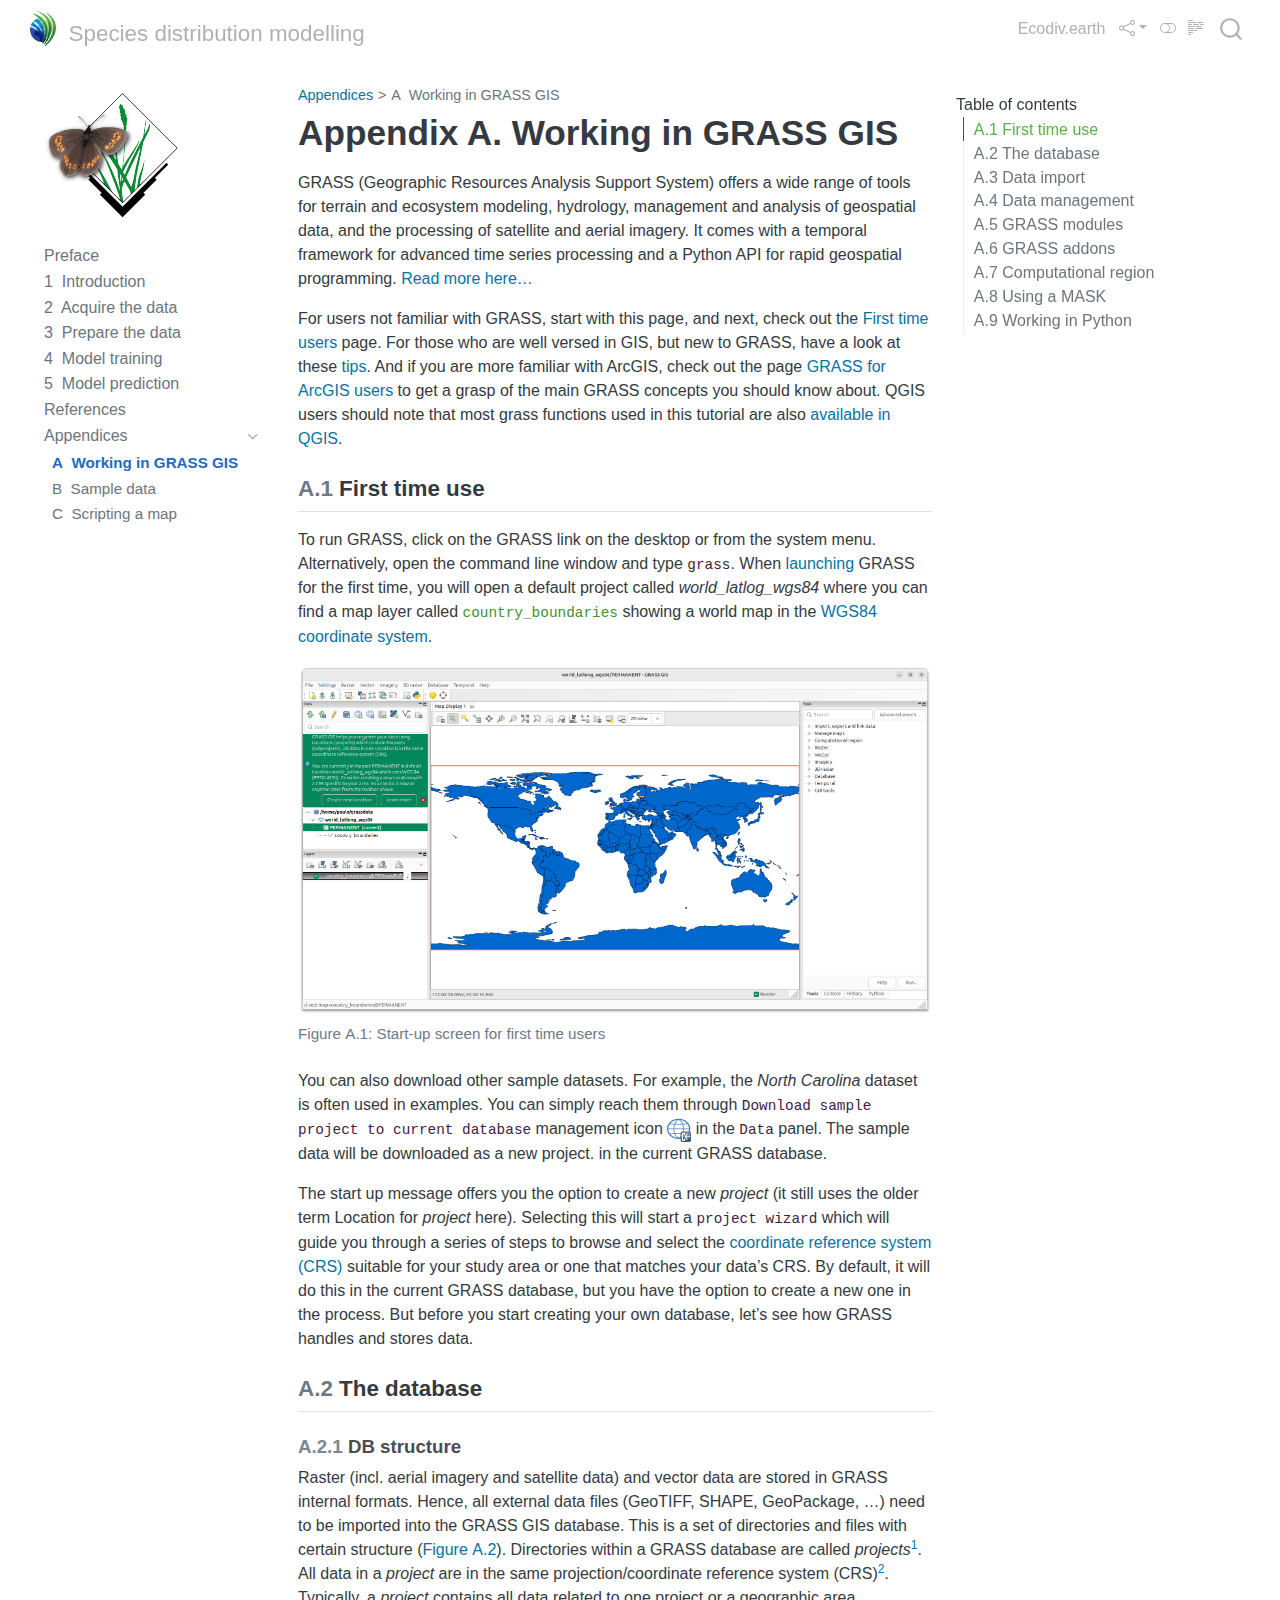
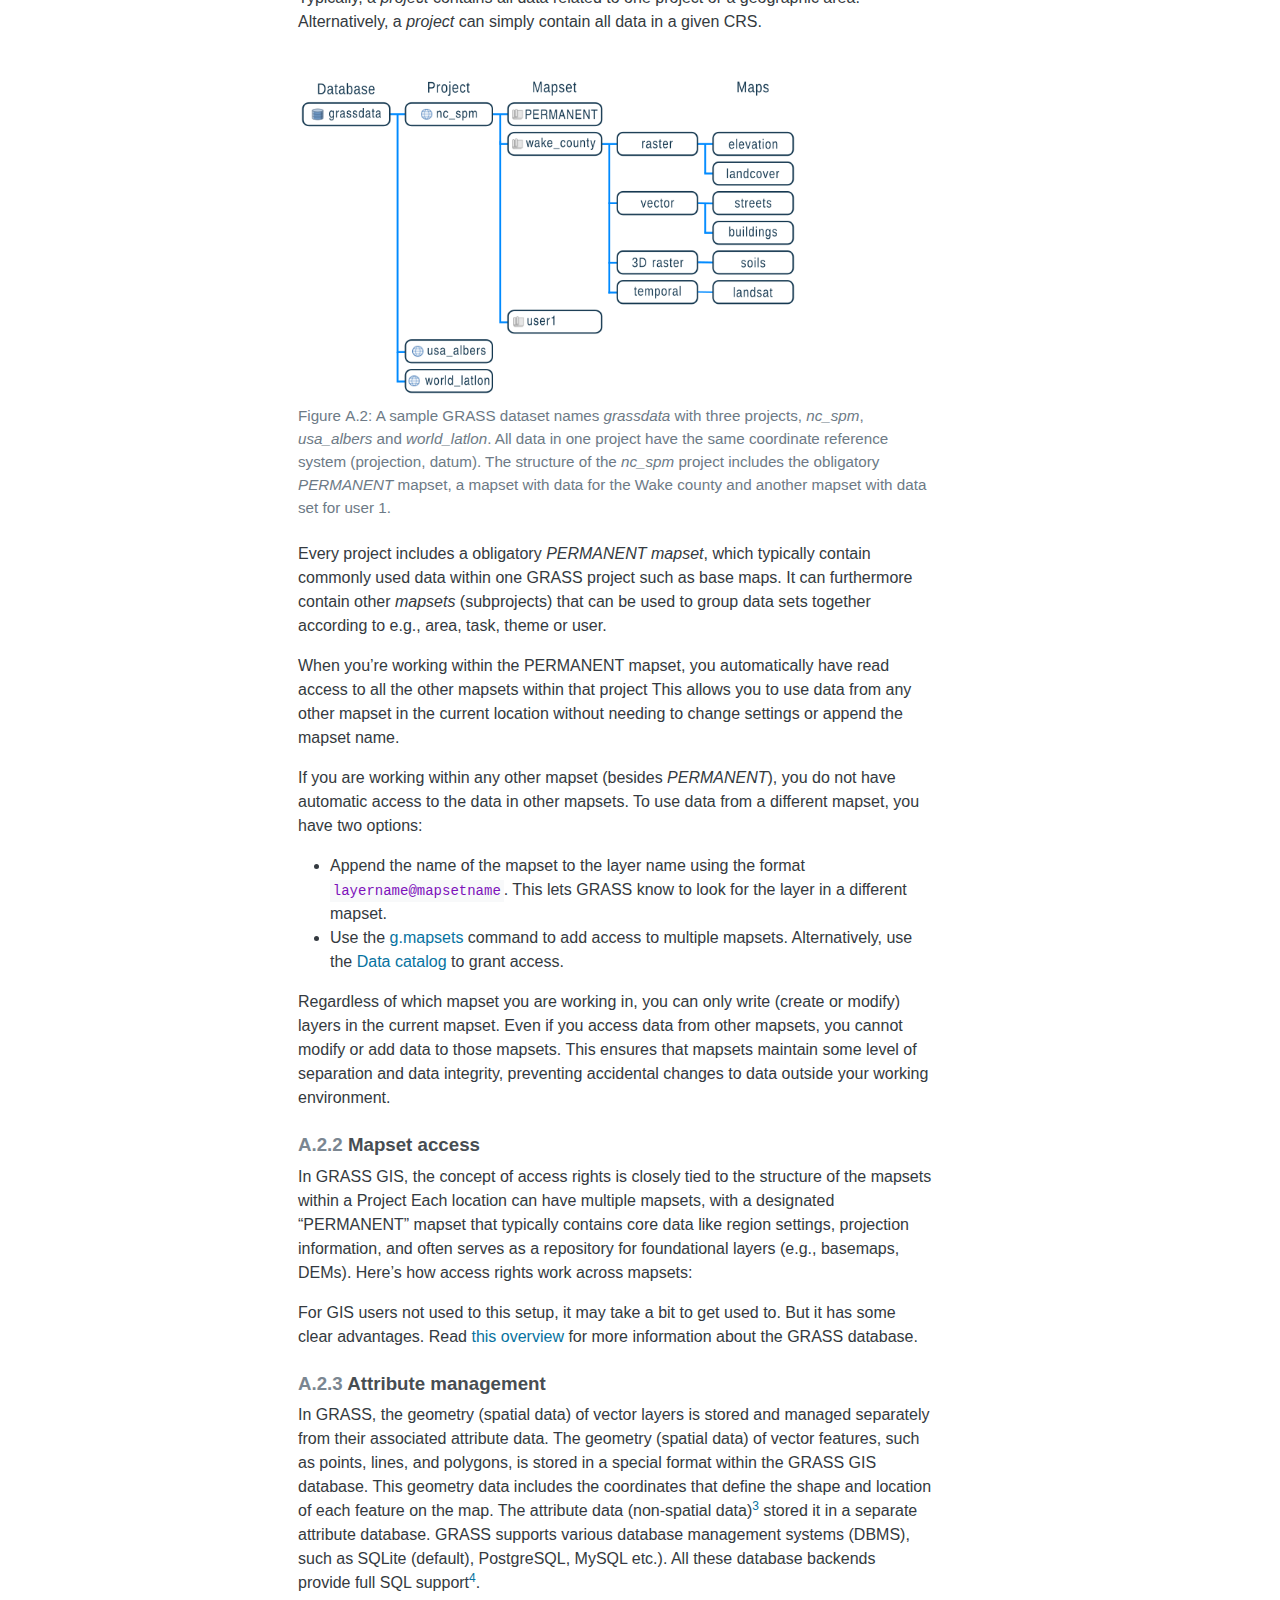
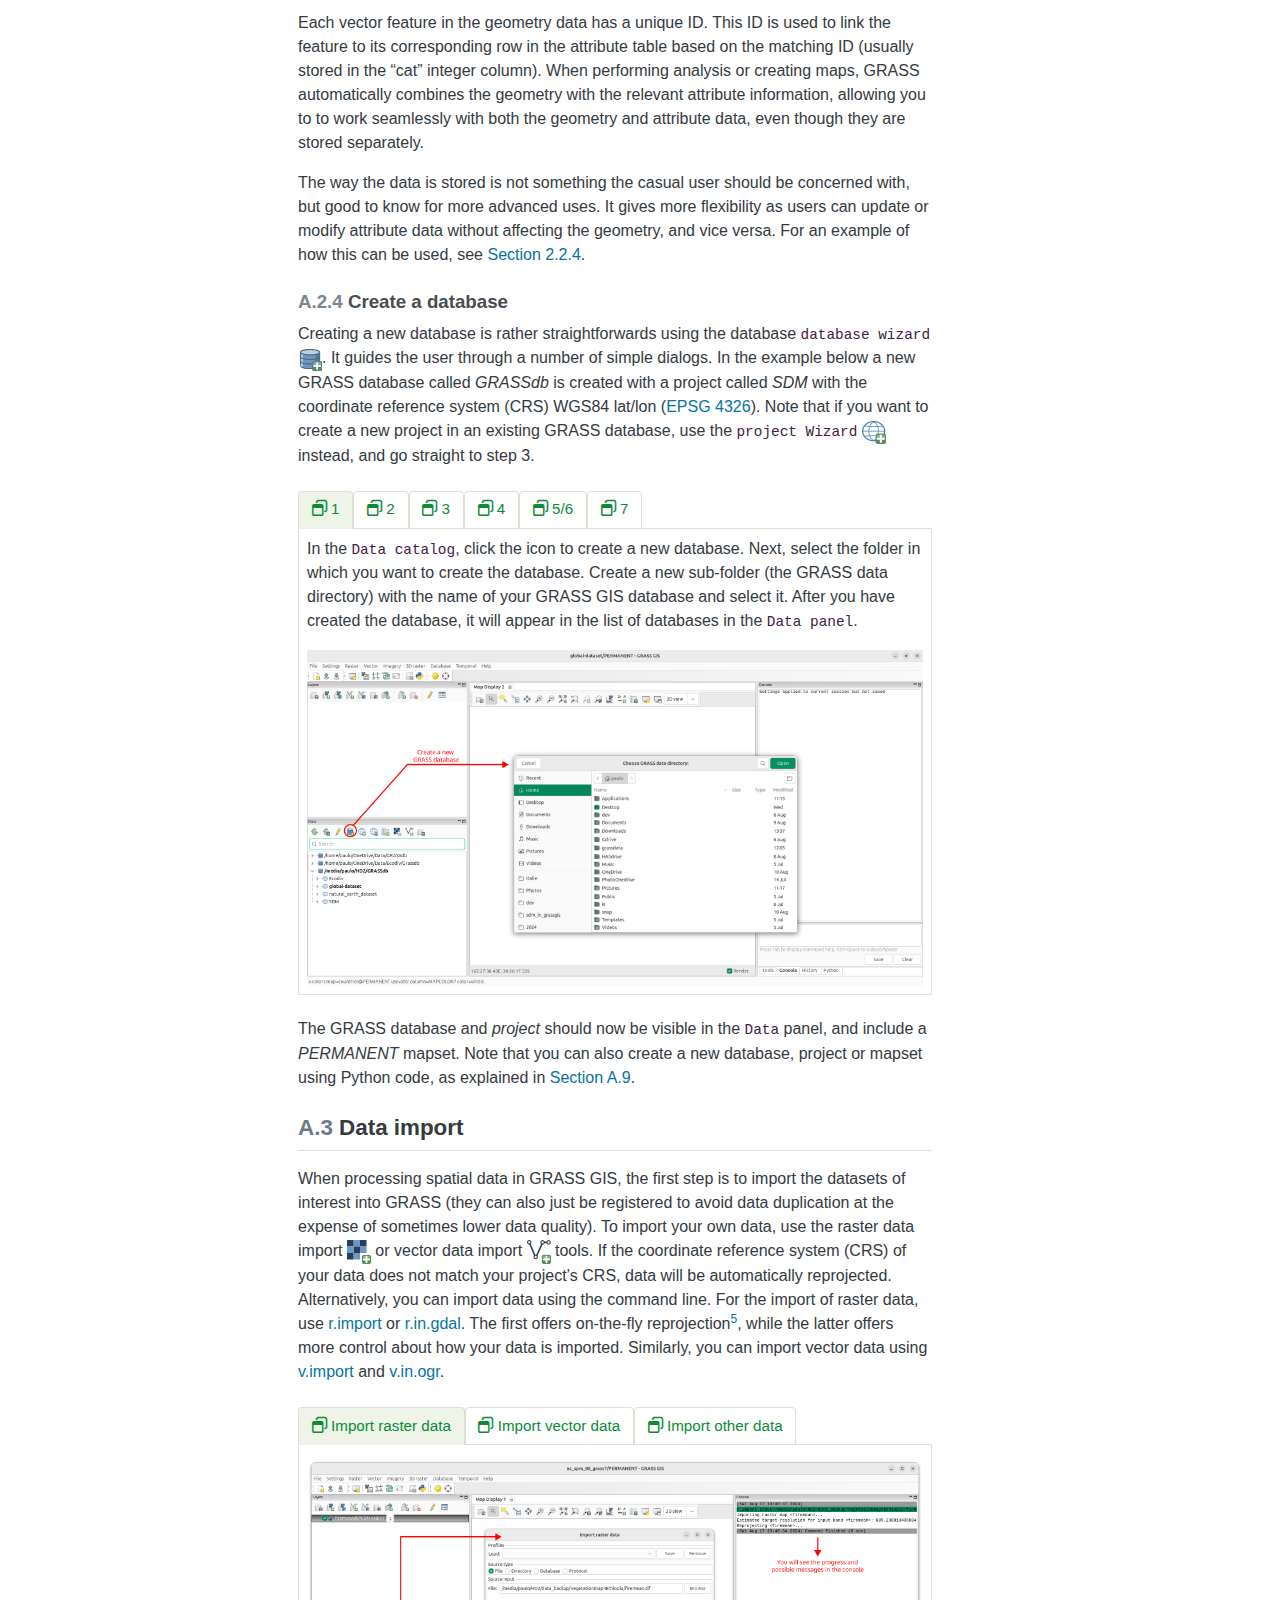
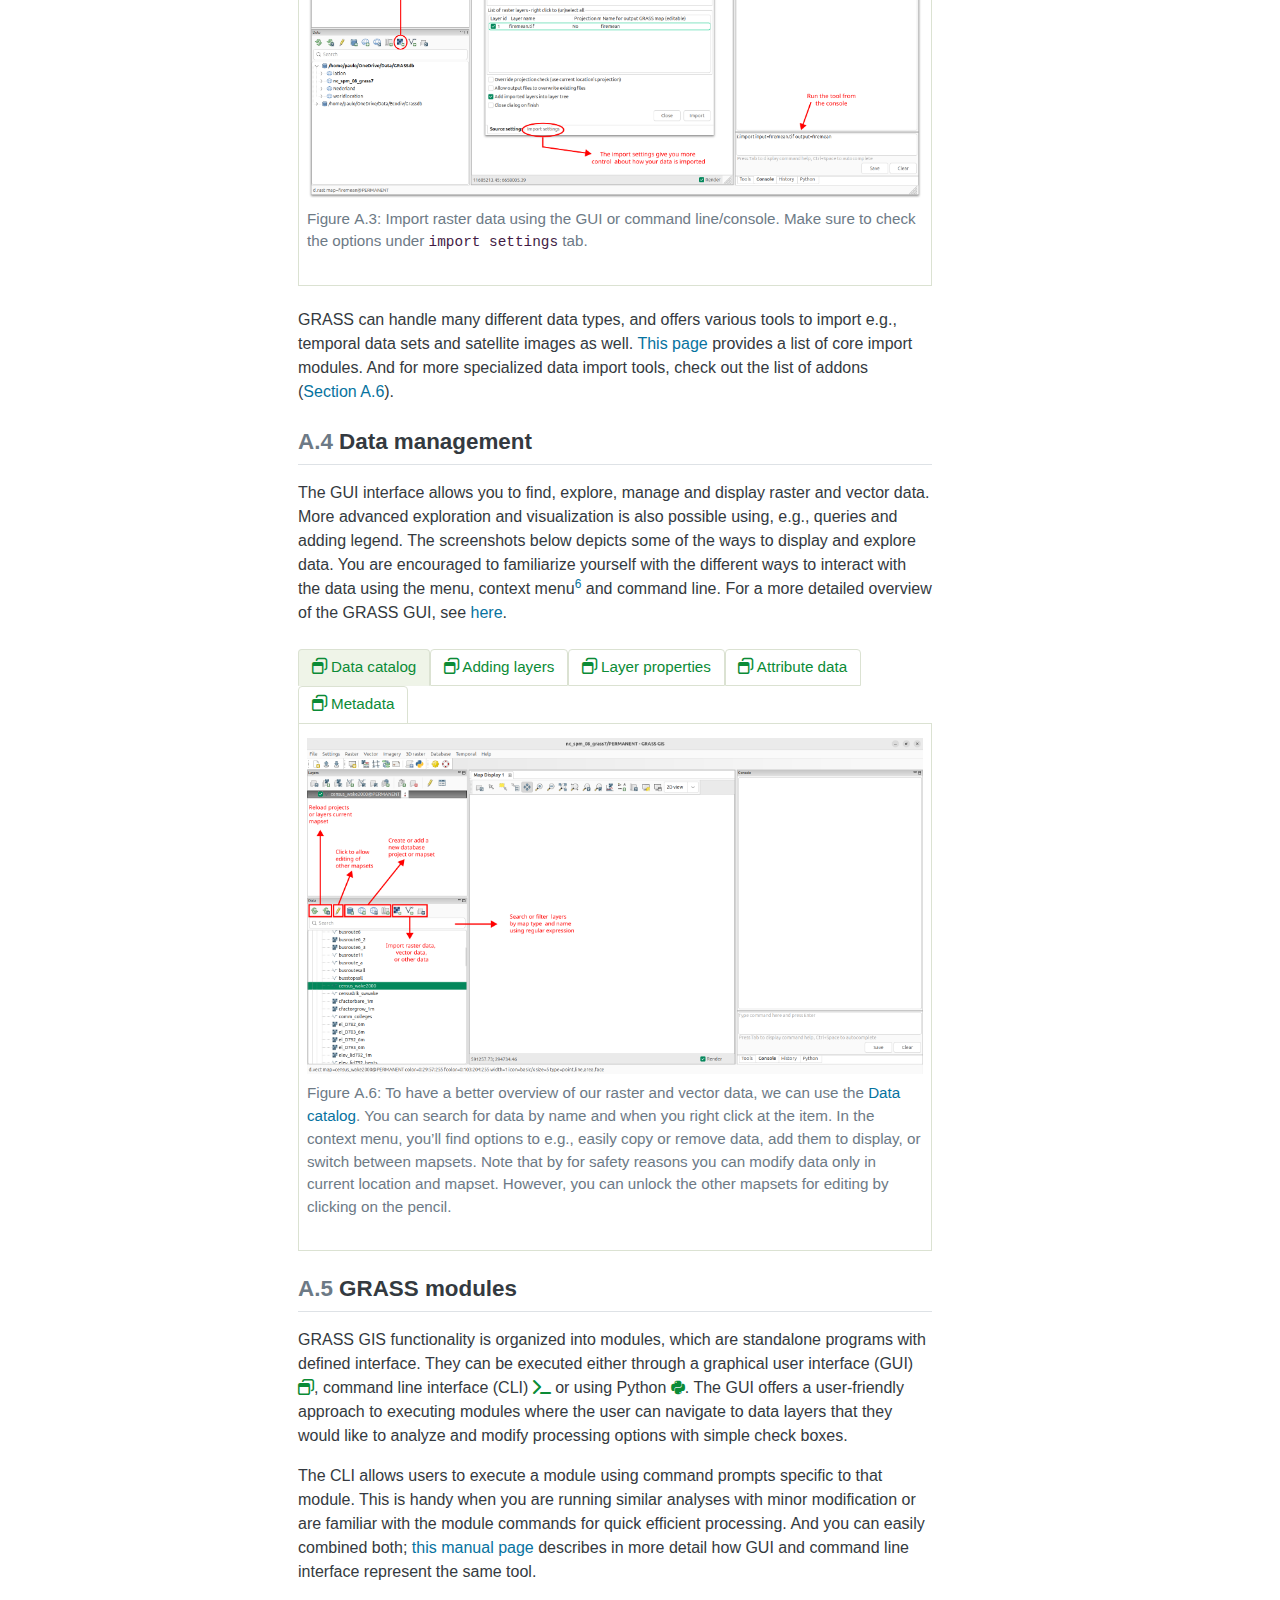
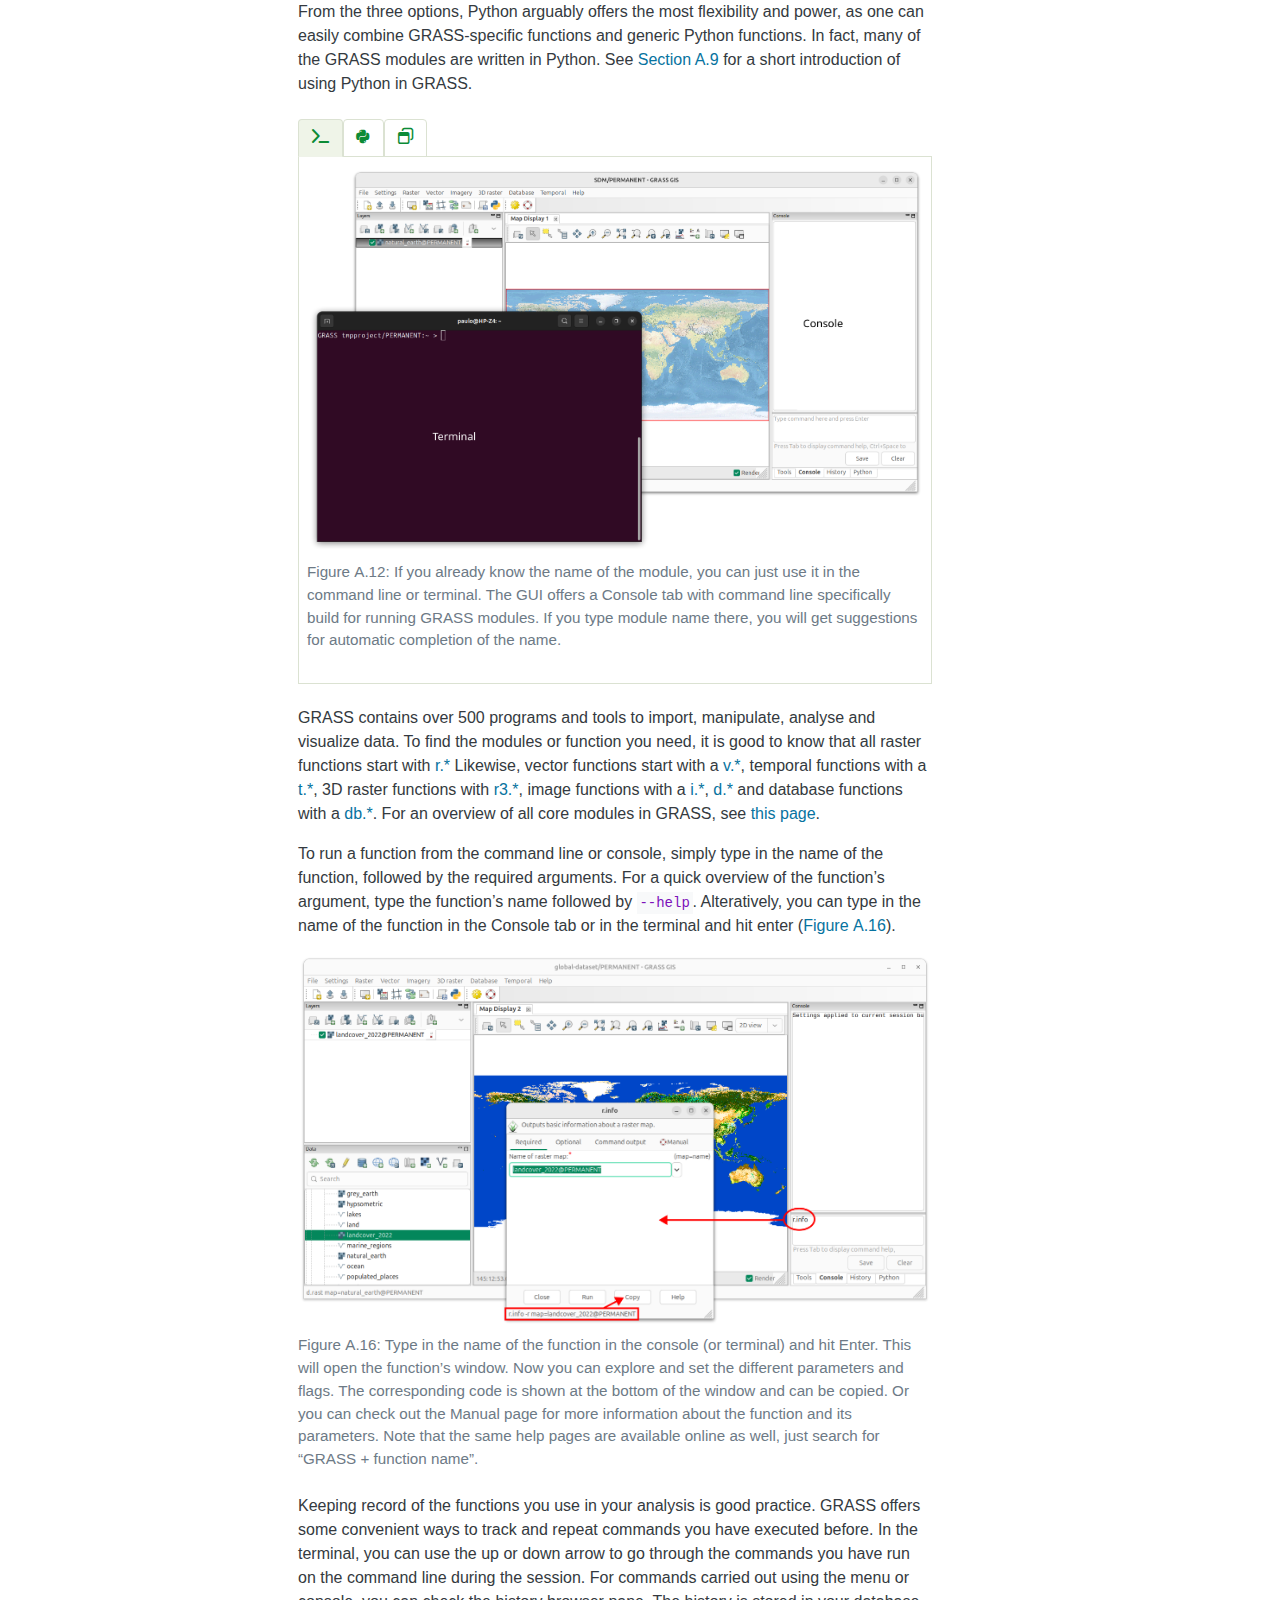
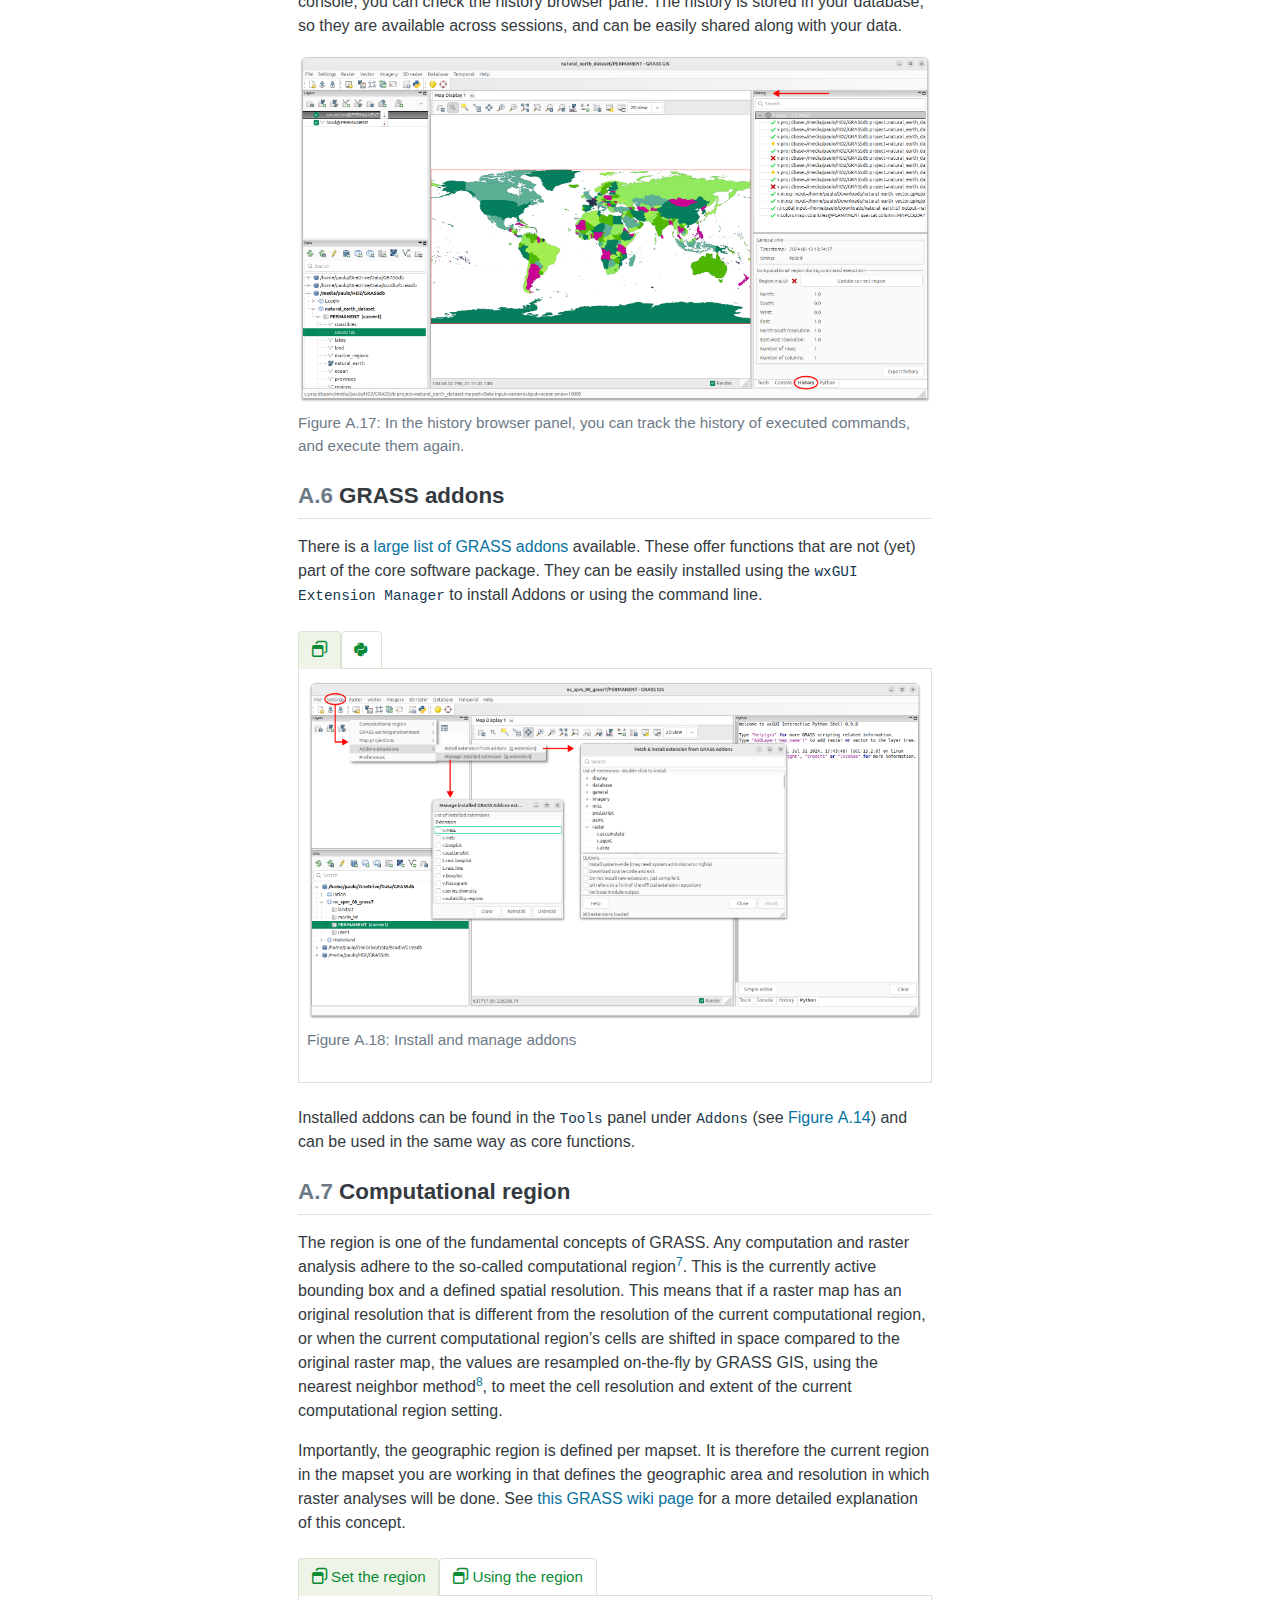
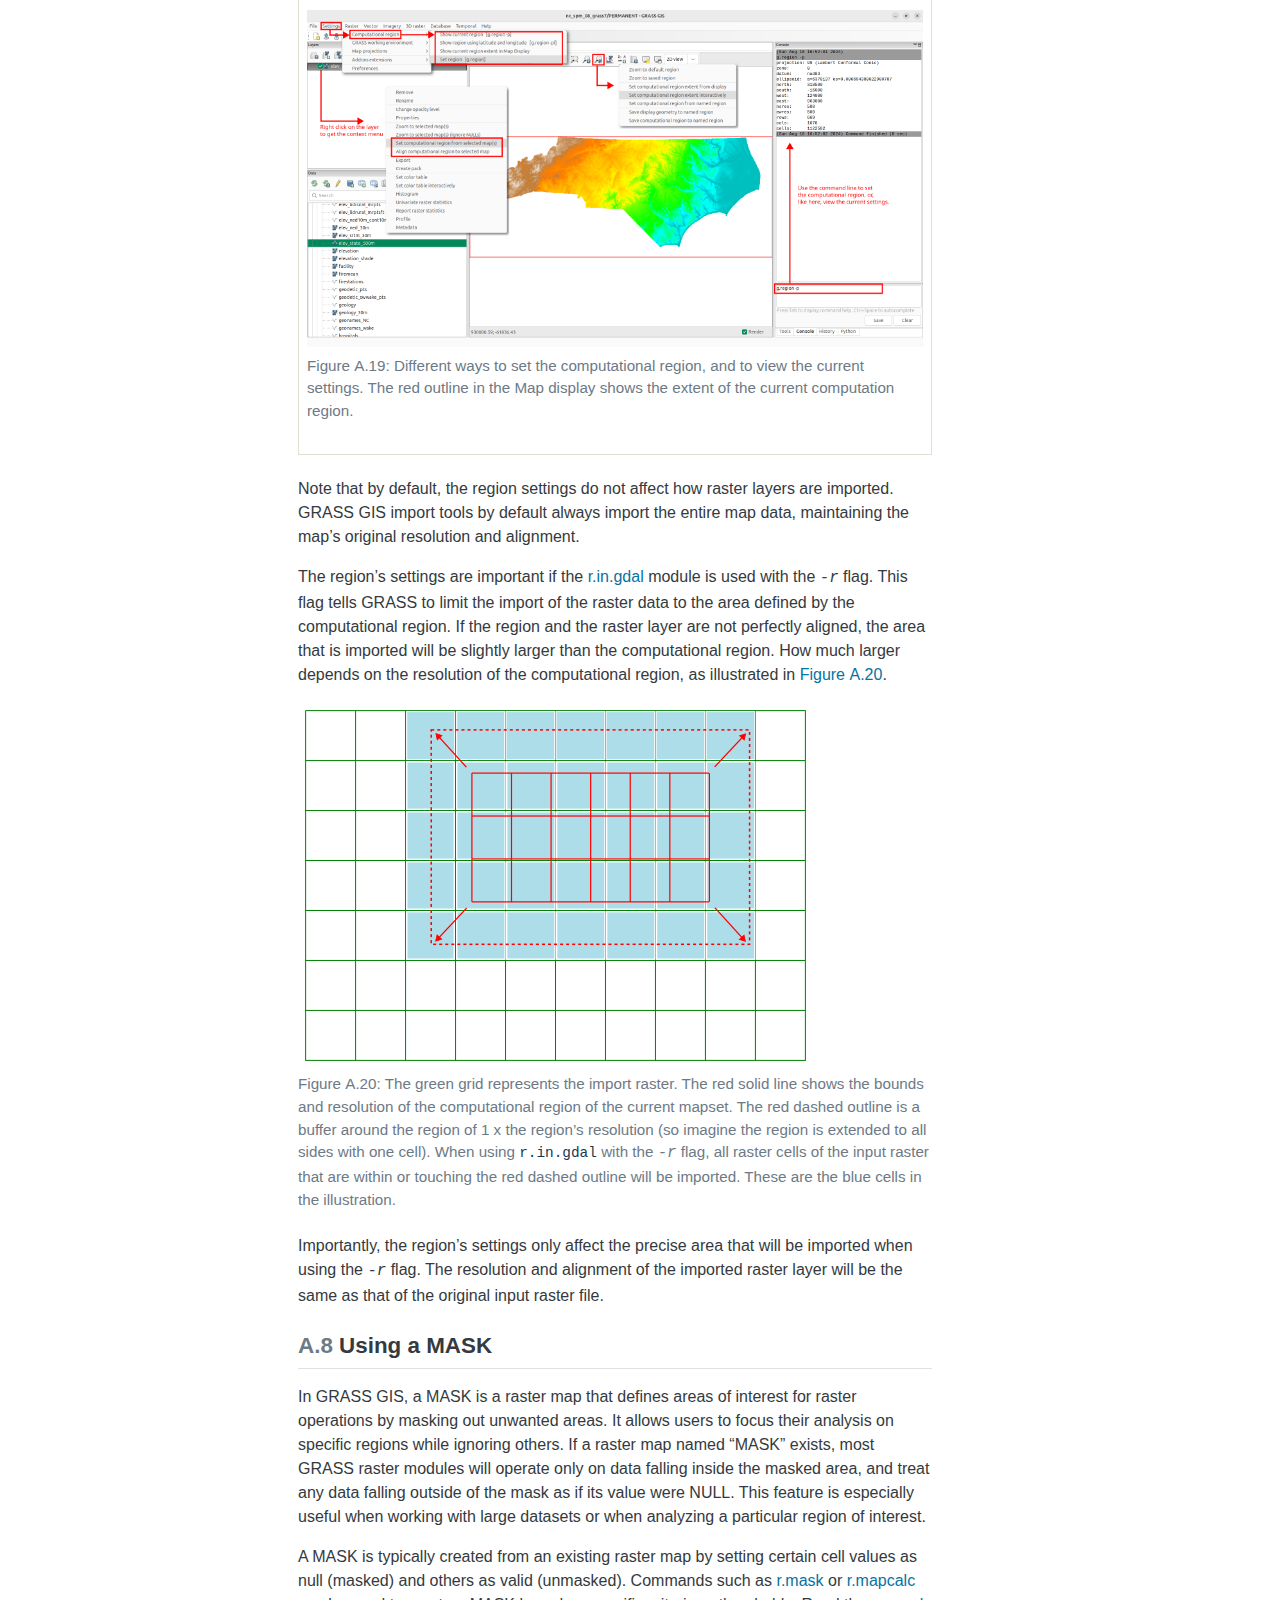
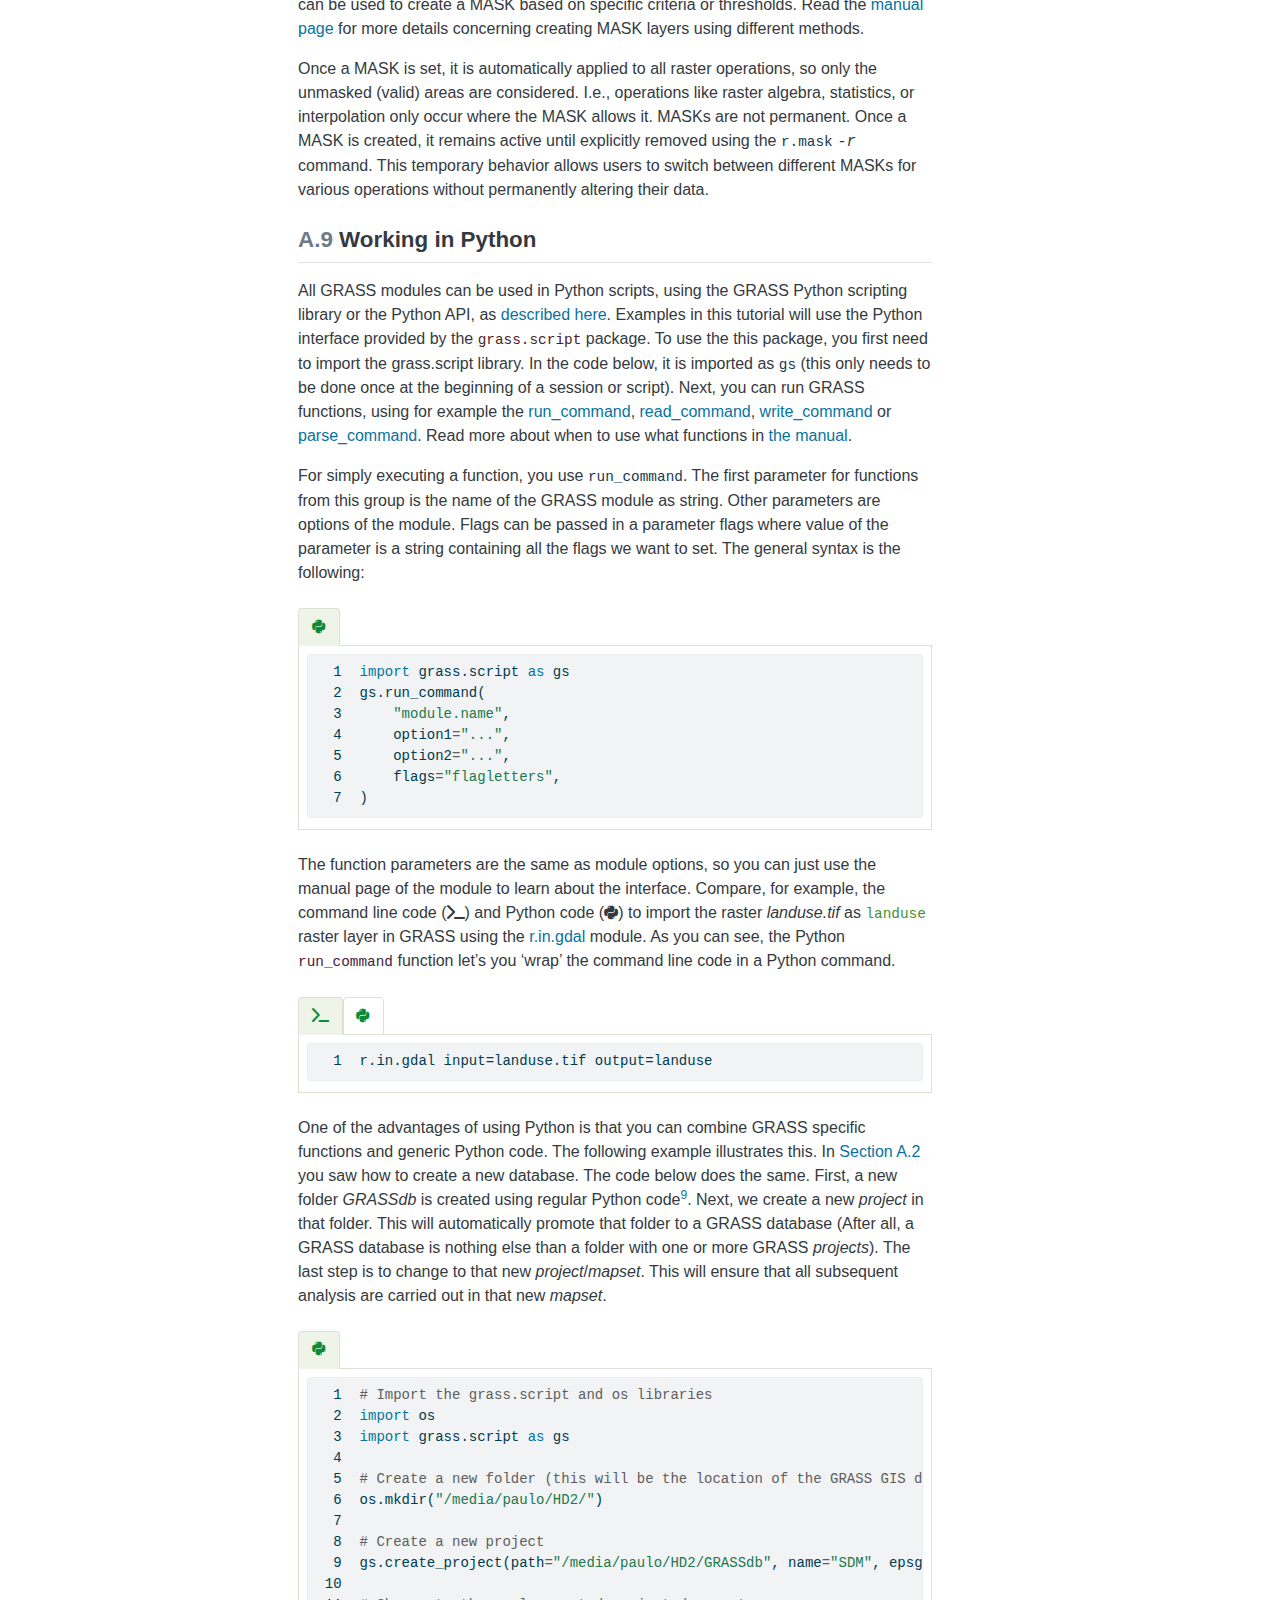
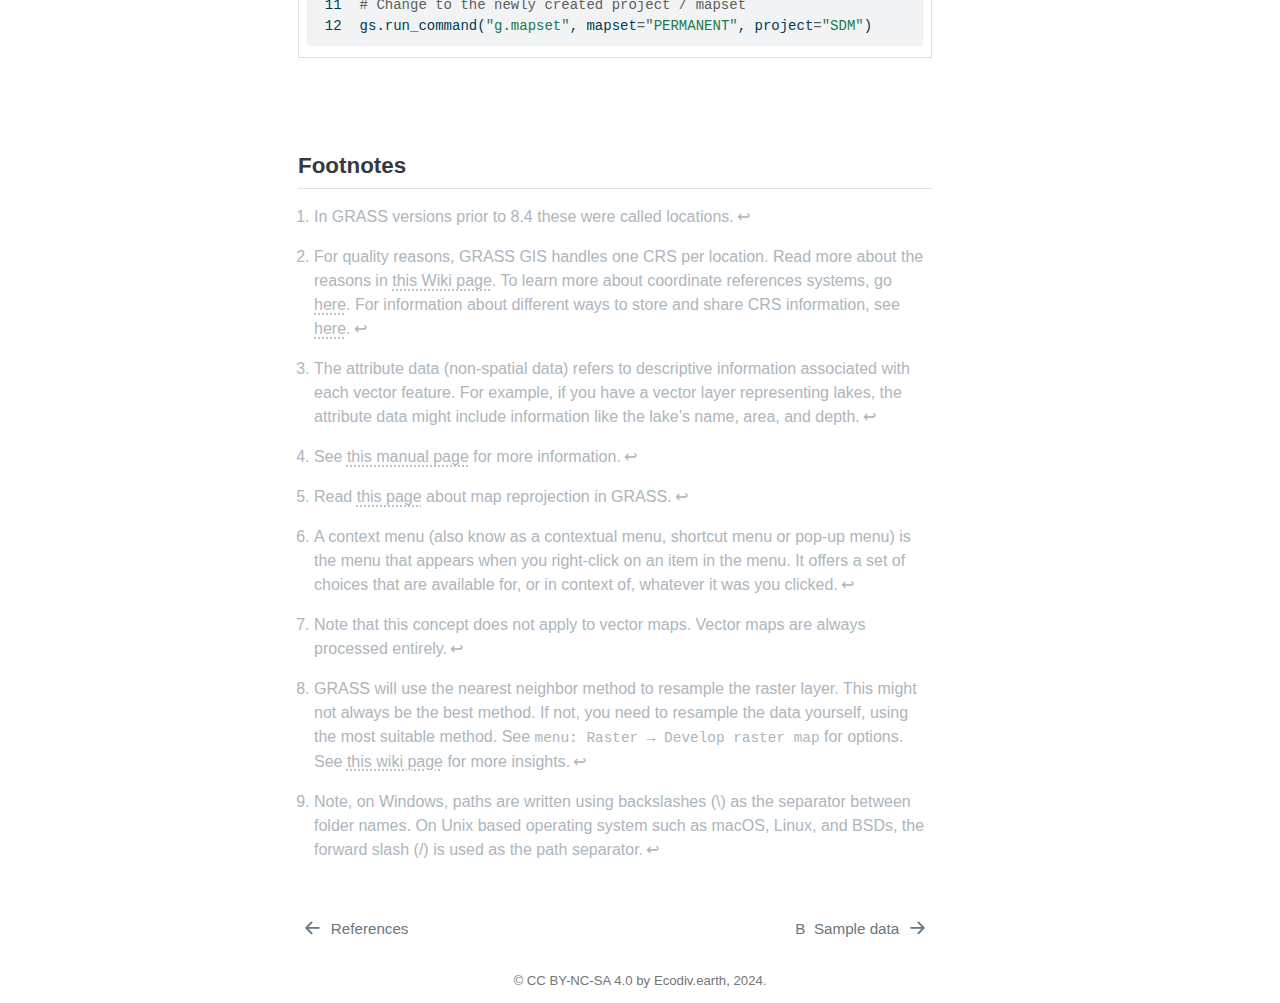
<file: sdmingrassgis/A1_grassbasics.html>
<!DOCTYPE html>
<html xmlns="http://www.w3.org/1999/xhtml" lang="en" xml:lang="en"><head>

<meta charset="utf-8">
<meta name="generator" content="quarto-1.5.56">

<meta name="viewport" content="width=device-width, initial-scale=1.0, user-scalable=yes">

<meta name="author" content="Paulo van Breugel">

<title>Ecodiv.earth | sdm in grass gis – Species distribution modelling</title>
<style>
code{white-space: pre-wrap;}
span.smallcaps{font-variant: small-caps;}
div.columns{display: flex; gap: min(4vw, 1.5em);}
div.column{flex: auto; overflow-x: auto;}
div.hanging-indent{margin-left: 1.5em; text-indent: -1.5em;}
ul.task-list{list-style: none;}
ul.task-list li input[type="checkbox"] {
  width: 0.8em;
  margin: 0 0.8em 0.2em -1em; /* quarto-specific, see https://github.com/quarto-dev/quarto-cli/issues/4556 */ 
  vertical-align: middle;
}
/* CSS for syntax highlighting */
pre > code.sourceCode { white-space: pre; position: relative; }
pre > code.sourceCode > span { line-height: 1.25; }
pre > code.sourceCode > span:empty { height: 1.2em; }
.sourceCode { overflow: visible; }
code.sourceCode > span { color: inherit; text-decoration: inherit; }
div.sourceCode { margin: 1em 0; }
pre.sourceCode { margin: 0; }
@media screen {
div.sourceCode { overflow: auto; }
}
@media print {
pre > code.sourceCode { white-space: pre-wrap; }
pre > code.sourceCode > span { display: inline-block; text-indent: -5em; padding-left: 5em; }
}
pre.numberSource code
  { counter-reset: source-line 0; }
pre.numberSource code > span
  { position: relative; left: -4em; counter-increment: source-line; }
pre.numberSource code > span > a:first-child::before
  { content: counter(source-line);
    position: relative; left: -1em; text-align: right; vertical-align: baseline;
    border: none; display: inline-block;
    -webkit-touch-callout: none; -webkit-user-select: none;
    -khtml-user-select: none; -moz-user-select: none;
    -ms-user-select: none; user-select: none;
    padding: 0 4px; width: 4em;
  }
pre.numberSource { margin-left: 3em;  padding-left: 4px; }
div.sourceCode
  {   }
@media screen {
pre > code.sourceCode > span > a:first-child::before { text-decoration: underline; }
}
/* CSS for citations */
div.csl-bib-body { }
div.csl-entry {
  clear: both;
}
.hanging-indent div.csl-entry {
  margin-left:2em;
  text-indent:-2em;
}
div.csl-left-margin {
  min-width:2em;
  float:left;
}
div.csl-right-inline {
  margin-left:2em;
  padding-left:1em;
}
div.csl-indent {
  margin-left: 2em;
}</style>


<script src="site_libs/quarto-nav/quarto-nav.js"></script>
<script src="site_libs/quarto-nav/headroom.min.js"></script>
<script src="site_libs/clipboard/clipboard.min.js"></script>
<script src="site_libs/quarto-search/autocomplete.umd.js"></script>
<script src="site_libs/quarto-search/fuse.min.js"></script>
<script src="site_libs/quarto-search/quarto-search.js"></script>
<meta name="quarto:offset" content="./">
<link href="./A3_sampledata.html" rel="next">
<link href="./references.html" rel="prev">
<link href="./images/favicon.ico" rel="icon">
<script src="site_libs/quarto-html/quarto.js"></script>
<script src="site_libs/quarto-html/popper.min.js"></script>
<script src="site_libs/quarto-html/tippy.umd.min.js"></script>
<script src="site_libs/quarto-html/anchor.min.js"></script>
<link href="site_libs/quarto-html/tippy.css" rel="stylesheet">
<link href="site_libs/quarto-html/quarto-syntax-highlighting.css" rel="stylesheet" class="quarto-color-scheme" id="quarto-text-highlighting-styles">
<link href="site_libs/quarto-html/quarto-syntax-highlighting-dark.css" rel="prefetch" class="quarto-color-scheme quarto-color-alternate" id="quarto-text-highlighting-styles">
<script src="site_libs/bootstrap/bootstrap.min.js"></script>
<link href="site_libs/bootstrap/bootstrap-icons.css" rel="stylesheet">
<link href="site_libs/bootstrap/bootstrap.min.css" rel="stylesheet" class="quarto-color-scheme" id="quarto-bootstrap" data-mode="light">
<link href="site_libs/bootstrap/bootstrap-dark.min.css" rel="prefetch" class="quarto-color-scheme quarto-color-alternate" id="quarto-bootstrap" data-mode="dark">
<link href="site_libs/quarto-contrib/fontawesome6-0.1.0/all.css" rel="stylesheet">
<link href="site_libs/quarto-contrib/fontawesome6-0.1.0/latex-fontsize.css" rel="stylesheet">
<script src="site_libs/quarto-contrib/videojs/video.min.js"></script>
<link href="site_libs/quarto-contrib/videojs/video-js.css" rel="stylesheet">
<script src="site_libs/quarto-contrib/glightbox/glightbox.min.js"></script>
<link href="site_libs/quarto-contrib/glightbox/glightbox.min.css" rel="stylesheet">
<link href="site_libs/quarto-contrib/glightbox/lightbox.css" rel="stylesheet">
<script id="quarto-search-options" type="application/json">{
  "location": "navbar",
  "copy-button": false,
  "collapse-after": 3,
  "panel-placement": "end",
  "type": "overlay",
  "limit": 50,
  "keyboard-shortcut": [
    "f",
    "/",
    "s"
  ],
  "show-item-context": false,
  "language": {
    "search-no-results-text": "No results",
    "search-matching-documents-text": "matching documents",
    "search-copy-link-title": "Copy link to search",
    "search-hide-matches-text": "Hide additional matches",
    "search-more-match-text": "more match in this document",
    "search-more-matches-text": "more matches in this document",
    "search-clear-button-title": "Clear",
    "search-text-placeholder": "",
    "search-detached-cancel-button-title": "Cancel",
    "search-submit-button-title": "Submit",
    "search-label": "Search"
  }
}</script>
<style>html{ scroll-behavior: smooth; }</style>


<meta property="og:title" content="Ecodiv.earth | sdm in grass gis">
<meta property="og:description" content="">
<meta property="og:site_name" content="Species distribution modelling">
<meta name="twitter:title" content="Ecodiv.earth | sdm in grass gis">
<meta name="twitter:description" content="">
<meta name="twitter:site" content="@ecodiv">
<meta name="twitter:card" content="summary">
</head>

<body class="nav-sidebar floating nav-fixed">

<div id="quarto-search-results"></div>
  <header id="quarto-header" class="headroom fixed-top">
    <nav class="navbar navbar-expand-lg " data-bs-theme="dark">
      <div class="navbar-container container-fluid">
      <div class="navbar-brand-container mx-auto">
    <a href="./index.html" class="navbar-brand navbar-brand-logo">
    <img src="./images/logo.png" alt="" class="navbar-logo">
    </a>
    <a class="navbar-brand" href="./index.html">
    <span class="navbar-title">Species distribution modelling</span>
    </a>
  </div>
            <div id="quarto-search" class="" title="Search"></div>
          <button class="navbar-toggler" type="button" data-bs-toggle="collapse" data-bs-target="#navbarCollapse" aria-controls="navbarCollapse" role="menu" aria-expanded="false" aria-label="Toggle navigation" onclick="if (window.quartoToggleHeadroom) { window.quartoToggleHeadroom(); }">
  <span class="navbar-toggler-icon"></span>
</button>
          <div class="collapse navbar-collapse" id="navbarCollapse">
            <ul class="navbar-nav navbar-nav-scroll ms-auto">
  <li class="nav-item">
    <a class="nav-link" href="https://ecodiv.earth"> <i class="bi bi-home" role="img">
</i> 
<span class="menu-text">Ecodiv.earth</span></a>
  </li>  
</ul>
          </div> <!-- /navcollapse -->
            <div class="quarto-navbar-tools tools-wide">
    <div class="dropdown">
      <a href="" title="Share" id="quarto-navigation-tool-dropdown-0" class="quarto-navigation-tool dropdown-toggle px-1" data-bs-toggle="dropdown" aria-expanded="false" role="link" aria-label="Share"><i class="bi bi-share"></i></a>
      <ul class="dropdown-menu" aria-labelledby="quarto-navigation-tool-dropdown-0">
          <li>
            <a class="dropdown-item quarto-navbar-tools-item" href="https://twitter.com/intent/tweet?url=|url|">
              <i class="bi bi-twitter pe-1"></i>
            Twitter
            </a>
          </li>
          <li>
            <a class="dropdown-item quarto-navbar-tools-item" href="https://www.facebook.com/sharer/sharer.php?u=|url|">
              <i class="bi bi-facebook pe-1"></i>
            Facebook
            </a>
          </li>
          <li>
            <a class="dropdown-item quarto-navbar-tools-item" href="https://www.linkedin.com/sharing/share-offsite/?url=|url|">
              <i class="bi bi-linkedin pe-1"></i>
            LinkedIn
            </a>
          </li>
      </ul>
    </div>
  <a href="" class="quarto-color-scheme-toggle quarto-navigation-tool  px-1" onclick="window.quartoToggleColorScheme(); return false;" title="Toggle dark mode"><i class="bi"></i></a>
  <a href="" class="quarto-reader-toggle quarto-navigation-tool px-1" onclick="window.quartoToggleReader(); return false;" title="Toggle reader mode">
  <div class="quarto-reader-toggle-btn">
  <i class="bi"></i>
  </div>
</a>
</div>
      </div> <!-- /container-fluid -->
    </nav>
  <nav class="quarto-secondary-nav">
    <div class="container-fluid d-flex">
      <button type="button" class="quarto-btn-toggle btn" data-bs-toggle="collapse" role="button" data-bs-target=".quarto-sidebar-collapse-item" aria-controls="quarto-sidebar" aria-expanded="false" aria-label="Toggle sidebar navigation" onclick="if (window.quartoToggleHeadroom) { window.quartoToggleHeadroom(); }">
        <i class="bi bi-layout-text-sidebar-reverse"></i>
      </button>
        <nav class="quarto-page-breadcrumbs" aria-label="breadcrumb"><ol class="breadcrumb"><li class="breadcrumb-item"><a href="./A1_grassbasics.html">Appendices</a></li><li class="breadcrumb-item"><a href="./A1_grassbasics.html"><span class="chapter-number">A</span>&nbsp; <span class="chapter-title">Working in GRASS GIS</span></a></li></ol></nav>
        <a class="flex-grow-1" role="navigation" data-bs-toggle="collapse" data-bs-target=".quarto-sidebar-collapse-item" aria-controls="quarto-sidebar" aria-expanded="false" aria-label="Toggle sidebar navigation" onclick="if (window.quartoToggleHeadroom) { window.quartoToggleHeadroom(); }">      
        </a>
    </div>
  </nav>
</header>
<!-- content -->
<div id="quarto-content" class="quarto-container page-columns page-rows-contents page-layout-article page-navbar">
<!-- sidebar -->
  <nav id="quarto-sidebar" class="sidebar collapse collapse-horizontal quarto-sidebar-collapse-item sidebar-navigation floating overflow-auto">
    <div class="pt-lg-2 mt-2 text-left sidebar-header sidebar-header-stacked">
      <a href="./index.html" class="sidebar-logo-link">
      <img src="./images/logo_SDM2.png" alt="" class="sidebar-logo py-0 d-lg-inline d-none">
      </a>
      </div>
    <div class="sidebar-menu-container"> 
    <ul class="list-unstyled mt-1">
        <li class="sidebar-item">
  <div class="sidebar-item-container"> 
  <a href="./index.html" class="sidebar-item-text sidebar-link">
 <span class="menu-text">Preface</span></a>
  </div>
</li>
        <li class="sidebar-item">
  <div class="sidebar-item-container"> 
  <a href="./1_introduction.html" class="sidebar-item-text sidebar-link">
 <span class="menu-text"><span class="chapter-number">1</span>&nbsp; <span class="chapter-title">Introduction</span></span></a>
  </div>
</li>
        <li class="sidebar-item">
  <div class="sidebar-item-container"> 
  <a href="./2_obtaining_data.html" class="sidebar-item-text sidebar-link">
 <span class="menu-text"><span class="chapter-number">2</span>&nbsp; <span class="chapter-title">Acquire the data</span></span></a>
  </div>
</li>
        <li class="sidebar-item">
  <div class="sidebar-item-container"> 
  <a href="./3_data_preparation.html" class="sidebar-item-text sidebar-link">
 <span class="menu-text"><span class="chapter-number">3</span>&nbsp; <span class="chapter-title">Prepare the data</span></span></a>
  </div>
</li>
        <li class="sidebar-item">
  <div class="sidebar-item-container"> 
  <a href="./4_model_training.html" class="sidebar-item-text sidebar-link">
 <span class="menu-text"><span class="chapter-number">4</span>&nbsp; <span class="chapter-title">Model training</span></span></a>
  </div>
</li>
        <li class="sidebar-item">
  <div class="sidebar-item-container"> 
  <a href="./5_model_prediction.html" class="sidebar-item-text sidebar-link">
 <span class="menu-text"><span class="chapter-number">5</span>&nbsp; <span class="chapter-title">Model prediction</span></span></a>
  </div>
</li>
        <li class="sidebar-item">
  <div class="sidebar-item-container"> 
  <a href="./references.html" class="sidebar-item-text sidebar-link">
 <span class="menu-text">References</span></a>
  </div>
</li>
        <li class="sidebar-item sidebar-item-section">
      <div class="sidebar-item-container"> 
            <a class="sidebar-item-text sidebar-link text-start" data-bs-toggle="collapse" data-bs-target="#quarto-sidebar-section-1" role="navigation" aria-expanded="true">
 <span class="menu-text">Appendices</span></a>
          <a class="sidebar-item-toggle text-start" data-bs-toggle="collapse" data-bs-target="#quarto-sidebar-section-1" role="navigation" aria-expanded="true" aria-label="Toggle section">
            <i class="bi bi-chevron-right ms-2"></i>
          </a> 
      </div>
      <ul id="quarto-sidebar-section-1" class="collapse list-unstyled sidebar-section depth1 show">  
          <li class="sidebar-item">
  <div class="sidebar-item-container"> 
  <a href="./A1_grassbasics.html" class="sidebar-item-text sidebar-link active">
 <span class="menu-text"><span class="chapter-number">A</span>&nbsp; <span class="chapter-title">Working in GRASS GIS</span></span></a>
  </div>
</li>
          <li class="sidebar-item">
  <div class="sidebar-item-container"> 
  <a href="./A3_sampledata.html" class="sidebar-item-text sidebar-link">
 <span class="menu-text"><span class="chapter-number">B</span>&nbsp; <span class="chapter-title">Sample data</span></span></a>
  </div>
</li>
          <li class="sidebar-item">
  <div class="sidebar-item-container"> 
  <a href="./A4_scriptmap.html" class="sidebar-item-text sidebar-link">
 <span class="menu-text"><span class="chapter-number">C</span>&nbsp; <span class="chapter-title">Scripting a map</span></span></a>
  </div>
</li>
      </ul>
  </li>
    </ul>
    </div>
</nav>
<div id="quarto-sidebar-glass" class="quarto-sidebar-collapse-item" data-bs-toggle="collapse" data-bs-target=".quarto-sidebar-collapse-item"></div>
<!-- margin-sidebar -->
    <div id="quarto-margin-sidebar" class="sidebar margin-sidebar">
        <nav id="TOC" role="doc-toc" class="toc-active">
    <h2 id="toc-title">Table of contents</h2>
   
  <ul>
  <li><a href="#first-time-use" id="toc-first-time-use" class="nav-link active" data-scroll-target="#first-time-use"><span class="header-section-number">A.1</span> First time use</a></li>
  <li><a href="#sec-thedatabase" id="toc-sec-thedatabase" class="nav-link" data-scroll-target="#sec-thedatabase"><span class="header-section-number">A.2</span> The database</a>
  <ul class="collapse">
  <li><a href="#sec-dbstructure" id="toc-sec-dbstructure" class="nav-link" data-scroll-target="#sec-dbstructure"><span class="header-section-number">A.2.1</span> DB structure</a></li>
  <li><a href="#mapset-access" id="toc-mapset-access" class="nav-link" data-scroll-target="#mapset-access"><span class="header-section-number">A.2.2</span> Mapset access</a></li>
  <li><a href="#sec-attributemanagement" id="toc-sec-attributemanagement" class="nav-link" data-scroll-target="#sec-attributemanagement"><span class="header-section-number">A.2.3</span> Attribute management</a></li>
  <li><a href="#create-a-database" id="toc-create-a-database" class="nav-link" data-scroll-target="#create-a-database"><span class="header-section-number">A.2.4</span> Create a database</a></li>
  </ul></li>
  <li><a href="#data-import" id="toc-data-import" class="nav-link" data-scroll-target="#data-import"><span class="header-section-number">A.3</span> Data import</a></li>
  <li><a href="#data-management" id="toc-data-management" class="nav-link" data-scroll-target="#data-management"><span class="header-section-number">A.4</span> Data management</a></li>
  <li><a href="#sec-runningfunctions" id="toc-sec-runningfunctions" class="nav-link" data-scroll-target="#sec-runningfunctions"><span class="header-section-number">A.5</span> GRASS modules</a></li>
  <li><a href="#sec-usingaddons" id="toc-sec-usingaddons" class="nav-link" data-scroll-target="#sec-usingaddons"><span class="header-section-number">A.6</span> GRASS addons</a></li>
  <li><a href="#sec-computationalregion" id="toc-sec-computationalregion" class="nav-link" data-scroll-target="#sec-computationalregion"><span class="header-section-number">A.7</span> Computational region</a></li>
  <li><a href="#sec-mask" id="toc-sec-mask" class="nav-link" data-scroll-target="#sec-mask"><span class="header-section-number">A.8</span> Using a MASK</a></li>
  <li><a href="#sec-workinginpython" id="toc-sec-workinginpython" class="nav-link" data-scroll-target="#sec-workinginpython"><span class="header-section-number">A.9</span> Working in Python</a></li>
  </ul>
</nav>
    </div>
<!-- main -->
<main class="content" id="quarto-document-content">

<header id="title-block-header" class="quarto-title-block default"><nav class="quarto-page-breadcrumbs quarto-title-breadcrumbs d-none d-lg-block" aria-label="breadcrumb"><ol class="breadcrumb"><li class="breadcrumb-item"><a href="./A1_grassbasics.html">Appendices</a></li><li class="breadcrumb-item"><a href="./A1_grassbasics.html"><span class="chapter-number">A</span>&nbsp; <span class="chapter-title">Working in GRASS GIS</span></a></li></ol></nav>
<div class="quarto-title">
<h1 class="title"><span id="seq-AppendixA" class="quarto-section-identifier">Appendix A. Working in GRASS GIS</span></h1>
</div>



<div class="quarto-title-meta">

    
  
    
  </div>
  


</header>


<p>GRASS (Geographic Resources Analysis Support System) offers a wide range of tools for terrain and ecosystem modeling, hydrology, management and analysis of geospatial data, and the processing of satellite and aerial imagery. It comes with a temporal framework for advanced time series processing and a Python API for rapid geospatial programming. <a href="https://grass.osgeo.org/learn/overview/">Read more here…</a></p>
<p>For users not familiar with GRASS, start with this page, and next, check out the <a href="https://grass.osgeo.org/learn/newcomers/">First time users</a> page. For those who are well versed in GIS, but new to GRASS, have a look at these <a href="https://grasswiki.osgeo.org/wiki/GRASS_migration_hints">tips</a>. And if you are more familiar with ArcGIS, check out the page <a href="https://grasswiki.osgeo.org/wiki/GRASS_GIS_for_ArcGIS_users">GRASS for ArcGIS users</a> to get a grasp of the main GRASS concepts you should know about. QGIS users should note that most grass functions used in this tutorial are also <a href="https://docs.qgis.org/3.34/en/docs/user_manual/grass_integration/grass_integration.html">available in QGIS</a>.</p>
<section id="first-time-use" class="level2" data-number="A.1">
<h2 data-number="A.1" class="anchored" data-anchor-id="first-time-use"><span class="header-section-number">A.1</span> First time use</h2>
<p>To run GRASS, click on the GRASS link on the desktop or from the system menu. Alternatively, open the command line window and type <span class="style-apps">grass</span>. When <a href="https://grass.osgeo.org/grass-stable/manuals/grass.html">launching</a> GRASS for the first time, you will open a default project called <span class="style-db">world_latlog_wgs84</span> where you can find a map layer called <span class="style-data">country_boundaries</span> showing a world map in the <a href="https://epsg.io/4326">WGS84 coordinate system</a>.</p>
<div id="fig-startup_firsttime_users" class="quarto-float quarto-figure quarto-figure-center anchored">
<figure class="quarto-float quarto-float-fig figure">
<div aria-describedby="fig-startup_firsttime_users-caption-0ceaefa1-69ba-4598-a22c-09a6ac19f8ca">
<a href="images/startup_firsttime_users.png" class="lightbox" data-gallery="quarto-lightbox-gallery-1" title="Figure&nbsp;A.1: Start-up screen for first time users"><img src="images/startup_firsttime_users.png" class="img-fluid figure-img"></a>
</div>
<figcaption class="quarto-float-caption-bottom quarto-float-caption quarto-float-fig" id="fig-startup_firsttime_users-caption-0ceaefa1-69ba-4598-a22c-09a6ac19f8ca">
Figure&nbsp;A.1: Start-up screen for first time users
</figcaption>
</figure>
</div>
<p>You can also download other sample datasets. For example, the <span class="style-db">North Carolina</span> dataset is often used in examples. You can simply reach them through <span class="style-menu">Download sample project to current database</span> management icon <img src="images/location-download.png" class="img-fluid"> in the <span class="style-menu">Data</span> panel. The sample data will be downloaded as a new project. in the current GRASS database.</p>
<p>The start up message offers you the option to create a new <span class="style-db">project</span> (it still uses the older term Location for <span class="style-db">project</span> here). Selecting this will start a <span class="style-menu">project wizard</span> which will guide you through a series of steps to browse and select the <a href="https://en.wikipedia.org/wiki/Spatial_reference_system">coordinate reference system (CRS)</a> suitable for your study area or one that matches your data’s CRS. By default, it will do this in the current GRASS database, but you have the option to create a new one in the process. But before you start creating your own database, let’s see how GRASS handles and stores data.</p>
</section>
<section id="sec-thedatabase" class="level2" data-number="A.2">
<h2 data-number="A.2" class="anchored" data-anchor-id="sec-thedatabase"><span class="header-section-number">A.2</span> The database</h2>
<section id="sec-dbstructure" class="level3" data-number="A.2.1">
<h3 data-number="A.2.1" class="anchored" data-anchor-id="sec-dbstructure"><span class="header-section-number">A.2.1</span> DB structure</h3>
<p>Raster (incl.&nbsp;aerial imagery and satellite data) and vector data are stored in GRASS internal formats. Hence, all external data files (GeoTIFF, SHAPE, GeoPackage, …) need to be imported into the GRASS GIS database. This is a set of directories and files with certain structure (<a href="#fig-grassgisdb" class="quarto-xref">Figure&nbsp;<span>A.2</span></a>). Directories within a GRASS database are called <span class="style-db">projects</span><a href="#fn1" class="footnote-ref" id="fnref1" role="doc-noteref"><sup>1</sup></a>. All data in a <span class="style-db">project</span> are in the same projection/coordinate reference system (CRS)<a href="#fn2" class="footnote-ref" id="fnref2" role="doc-noteref"><sup>2</sup></a>. Typically, a <span class="style-db">project</span> contains all data related to one project or a geographic area. Alternatively, a <span class="style-db">project</span> can simply contain all data in a given CRS.<br><br></p>
<div id="fig-grassgisdb" class="quarto-float quarto-figure quarto-figure-left anchored" data-fig-align="left">
<figure class="quarto-float quarto-float-fig figure">
<div aria-describedby="fig-grassgisdb-caption-0ceaefa1-69ba-4598-a22c-09a6ac19f8ca">
<a href="images/grassgis_db_structure.png" class="lightbox" data-gallery="quarto-lightbox-gallery-2" title="Figure&nbsp;A.2: A sample GRASS dataset names grassdata with three projects, nc_spm, usa_albers and world_latlon. All data in one project have the same coordinate reference system (projection, datum). The structure of the nc_spm project includes the obligatory PERMANENT mapset, a mapset with data for the Wake county and another mapset with data set for user 1."><img src="images/grassgis_db_structure.png" class="img-fluid quarto-figure quarto-figure-left figure-img" width="500"></a>
</div>
<figcaption class="quarto-float-caption-bottom quarto-float-caption quarto-float-fig" id="fig-grassgisdb-caption-0ceaefa1-69ba-4598-a22c-09a6ac19f8ca">
Figure&nbsp;A.2: A sample GRASS dataset names <span class="style-db">grassdata</span> with three projects, <span class="style-db">nc_spm</span>, <span class="style-db">usa_albers</span> and <span class="style-db">world_latlon</span>. All data in one project have the same coordinate reference system (projection, datum). The structure of the <span class="style-db">nc_spm</span> project includes the obligatory <span class="style-db">PERMANENT</span> mapset, a mapset with data for the Wake county and another mapset with data set for user 1.
</figcaption>
</figure>
</div>
<p>Every project includes a obligatory <span class="style-db">PERMANENT</span> <span class="style-db">mapset</span>, which typically contain commonly used data within one GRASS project such as base maps. It can furthermore contain other <span class="style-db">mapsets</span> (subprojects) that can be used to group data sets together according to e.g., area, task, theme or user.</p>
<p>When you’re working within the PERMANENT mapset, you automatically have read access to all the other mapsets within that project This allows you to use data from any other mapset in the current location without needing to change settings or append the mapset name.</p>
<p>If you are working within any other mapset (besides <span class="style-db">PERMANENT</span>), you do not have automatic access to the data in other mapsets. To use data from a different mapset, you have two options:</p>
<ul>
<li>Append the name of the mapset to the layer name using the format <code>layername@mapsetname</code>. This lets GRASS know to look for the layer in a different mapset.</li>
<li>Use the <a href="https://grass.osgeo.org/grass-stable/manuals/g.mapsets.html">g.mapsets</a> command to add access to multiple mapsets. Alternatively, use the <a href="https://grass.osgeo.org/grass-stable/manuals/wxGUI.datacatalog.html">Data catalog</a> to grant access.</li>
</ul>
<p>Regardless of which mapset you are working in, you can only write (create or modify) layers in the current mapset. Even if you access data from other mapsets, you cannot modify or add data to those mapsets. This ensures that mapsets maintain some level of separation and data integrity, preventing accidental changes to data outside your working environment.</p>
</section>
<section id="mapset-access" class="level3" data-number="A.2.2">
<h3 data-number="A.2.2" class="anchored" data-anchor-id="mapset-access"><span class="header-section-number">A.2.2</span> Mapset access</h3>
<p>In GRASS GIS, the concept of access rights is closely tied to the structure of the mapsets within a Project Each location can have multiple mapsets, with a designated “PERMANENT” mapset that typically contains core data like region settings, projection information, and often serves as a repository for foundational layers (e.g., basemaps, DEMs). Here’s how access rights work across mapsets:</p>
<p>For GIS users not used to this setup, it may take a bit to get used to. But it has some clear advantages. Read <a href="https://grass.osgeo.org/grass-stable/manuals/grass_database.html">this overview</a> for more information about the GRASS database.</p>
</section>
<section id="sec-attributemanagement" class="level3" data-number="A.2.3">
<h3 data-number="A.2.3" class="anchored" data-anchor-id="sec-attributemanagement"><span class="header-section-number">A.2.3</span> Attribute management</h3>
<p>In GRASS, the geometry (spatial data) of vector layers is stored and managed separately from their associated attribute data. The geometry (spatial data) of vector features, such as points, lines, and polygons, is stored in a special format within the GRASS GIS database. This geometry data includes the coordinates that define the shape and location of each feature on the map. The attribute data (non-spatial data)<a href="#fn3" class="footnote-ref" id="fnref3" role="doc-noteref"><sup>3</sup></a> stored it in a separate attribute database. GRASS supports various database management systems (DBMS), such as SQLite (default), PostgreSQL, MySQL etc.). All these database backends provide full SQL support<a href="#fn4" class="footnote-ref" id="fnref4" role="doc-noteref"><sup>4</sup></a>.</p>
<p>Each vector feature in the geometry data has a unique ID. This ID is used to link the feature to its corresponding row in the attribute table based on the matching ID (usually stored in the “cat” integer column). When performing analysis or creating maps, GRASS automatically combines the geometry with the relevant attribute information, allowing you to to work seamlessly with both the geometry and attribute data, even though they are stored separately.</p>
<p>The way the data is stored is not something the casual user should be concerned with, but good to know for more advanced uses. It gives more flexibility as users can update or modify attribute data without affecting the geometry, and vice versa. For an example of how this can be used, see <a href="2_obtaining_data.html#sec-rivers" class="quarto-xref"><span>Section 2.2.4</span></a>.</p>
</section>
<section id="create-a-database" class="level3" data-number="A.2.4">
<h3 data-number="A.2.4" class="anchored" data-anchor-id="create-a-database"><span class="header-section-number">A.2.4</span> Create a database</h3>
<p>Creating a new database is rather straightforwards using the database <span class="style-menu">database wizard</span> <img src="images/grassdb-add.png" class="img-fluid">. It guides the user through a number of simple dialogs. In the example below a new GRASS database called <span class="style-db">GRASSdb</span> is created with a project called <span class="style-db">SDM</span> with the coordinate reference system (CRS) WGS84 lat/lon (<a href="https://epsg.io/4326">EPSG 4326</a>). Note that if you want to create a new project in an existing GRASS database, use the <span class="style-menu">project Wizard</span> <img src="images/location-add.png" class="img-fluid"> instead, and go straight to step 3.</p>
<div class="tabset-margin-container"></div><div class="panel-tabset">
<ul class="nav nav-tabs" role="tablist"><li class="nav-item" role="presentation"><a class="nav-link active" id="tabset-1-1-tab" data-bs-toggle="tab" data-bs-target="#tabset-1-1" role="tab" aria-controls="tabset-1-1" aria-selected="true" aria-current="page"><i class="fa-regular fa-window-restore" aria-label="window-restore"></i> 1</a></li><li class="nav-item" role="presentation"><a class="nav-link" id="tabset-1-2-tab" data-bs-toggle="tab" data-bs-target="#tabset-1-2" role="tab" aria-controls="tabset-1-2" aria-selected="false"><i class="fa-regular fa-window-restore" aria-label="window-restore"></i> 2</a></li><li class="nav-item" role="presentation"><a class="nav-link" id="tabset-1-3-tab" data-bs-toggle="tab" data-bs-target="#tabset-1-3" role="tab" aria-controls="tabset-1-3" aria-selected="false"><i class="fa-regular fa-window-restore" aria-label="window-restore"></i> 3</a></li><li class="nav-item" role="presentation"><a class="nav-link" id="tabset-1-4-tab" data-bs-toggle="tab" data-bs-target="#tabset-1-4" role="tab" aria-controls="tabset-1-4" aria-selected="false"><i class="fa-regular fa-window-restore" aria-label="window-restore"></i> 4</a></li><li class="nav-item" role="presentation"><a class="nav-link" id="tabset-1-5-tab" data-bs-toggle="tab" data-bs-target="#tabset-1-5" role="tab" aria-controls="tabset-1-5" aria-selected="false"><i class="fa-regular fa-window-restore" aria-label="window-restore"></i> 5/6</a></li><li class="nav-item" role="presentation"><a class="nav-link" id="tabset-1-6-tab" data-bs-toggle="tab" data-bs-target="#tabset-1-6" role="tab" aria-controls="tabset-1-6" aria-selected="false"><i class="fa-regular fa-window-restore" aria-label="window-restore"></i> 7</a></li></ul>
<div class="tab-content">
<div id="tabset-1-1" class="tab-pane active" role="tabpanel" aria-labelledby="tabset-1-1-tab">
<p>In the <span class="style-menu">Data catalog</span>, click the <a href="images/grassdb-add.png"></a> icon to create a new database. Next, select the folder in which you want to create the database. Create a new sub-folder (the GRASS data directory) with the name of your GRASS GIS database and select it. After you have created the database, it will appear in the list of databases in the <span class="style-menu">Data panel</span>.</p>
<p><a href="images/createnewdatabase.png" class="lightbox" data-gallery="createdb"><img src="images/createnewdatabase.png" class="img-fluid"></a></p>
</div>
<div id="tabset-1-2" class="tab-pane" role="tabpanel" aria-labelledby="tabset-1-2-tab">
<p>After selecting the folder for your database, you are asked if you want to create a new <span class="style-db">project</span>. Select <span class="style-parameter">Yes</span></p>
<p><a href="images/createnewdatabase2.png" class="lightbox" data-gallery="createdb"><img src="images/createnewdatabase2.png" class="img-fluid"></a></p>
</div>
<div id="tabset-1-3" class="tab-pane" role="tabpanel" aria-labelledby="tabset-1-3-tab">
<p>Provide the name of the new <span class="style-db">project</span>, for example <span class="style-parameter">SDM</span>, optionally add a description, and hit <span class="style-parameter">Next</span>.</p>
<p><a href="images/createnewdatabase3.png" class="lightbox" data-gallery="createdb"><img src="images/createnewdatabase3.png" class="img-fluid"></a></p>
</div>
<div id="tabset-1-4" class="tab-pane" role="tabpanel" aria-labelledby="tabset-1-4-tab">
<p>If you know the CRS of your data or study area, you can fill EPSG code or description. In this example, use keep the default choice to select the CRS from a list by EPSG in the next step.</p>
<p><a href="images/createnewdatabase4.png" class="lightbox" data-gallery="createdb"><img src="images/createnewdatabase4.png" class="img-fluid"></a></p>
<p>If you do not know CRS of you data, you can read it from your georeferenced data file (e.g.&nbsp;GeoPackage or GeoTiff file with the related metadata properly included). If you use this option, you are asked whether the data itself should be imported into the new project. The default region is then set to match imported map.</p>
</div>
<div id="tabset-1-5" class="tab-pane" role="tabpanel" aria-labelledby="tabset-1-5-tab">
<p>Type in <span class="style-parameter">4326</span> in the search box of the ‘Select coordinate reference system (CRS) window’, hit <span class="style-parameter">Next</span> and in the subsequent ‘Data transformation’ window keep the default and hit <span class="style-parameter">Next</span> again.</p>
<p><a href="images/createnewdatabase5.png" class="lightbox" data-gallery="createdb"><img src="images/createnewdatabase5.png" class="img-fluid"></a></p>
</div>
<div id="tabset-1-6" class="tab-pane" role="tabpanel" aria-labelledby="tabset-1-6-tab">
<p>Review the information in the ‘Summary’ window, and if everything is OK, hiet <span class="style-parameter">Enter</span>.</p>
<p><a href="images/createnewdatabase6.png" class="lightbox" data-gallery="createdb"><img src="images/createnewdatabase6.png" class="img-fluid"></a></p>
</div>
</div>
</div>
<p>The GRASS database and <span class="style-db">project</span> should now be visible in the <span class="style-menu">Data</span> panel, and include a <span class="style-db">PERMANENT</span> mapset. Note that you can also create a new database, project or mapset using Python code, as explained in <a href="#sec-workinginpython" class="quarto-xref"><span>Section A.9</span></a>.</p>
</section>
</section>
<section id="data-import" class="level2" data-number="A.3">
<h2 data-number="A.3" class="anchored" data-anchor-id="data-import"><span class="header-section-number">A.3</span> Data import</h2>
<p>When processing spatial data in GRASS GIS, the first step is to import the datasets of interest into GRASS (they can also just be registered to avoid data duplication at the expense of sometimes lower data quality). To import your own data, use the raster data import <img src="images/raster-import.png" class="img-fluid"> or vector data import <img src="images/vector-import.png" class="img-fluid"> tools. If the coordinate reference system (CRS) of your data does not match your project’s CRS, data will be automatically reprojected. Alternatively, you can import data using the command line. For the import of raster data, use <a href="https://grass.osgeo.org/grass-stable/manuals/r.import.html">r.import</a> or <a href="https://grass.osgeo.org/grass-stable/manuals/r.in.gdal.html">r.in.gdal</a>. The first offers on-the-fly reprojection<a href="#fn5" class="footnote-ref" id="fnref5" role="doc-noteref"><sup>5</sup></a>, while the latter offers more control about how your data is imported. Similarly, you can import vector data using <a href="https://grass.osgeo.org/grass-stable/manuals/v.import.html">v.import</a> and <a href="https://grass.osgeo.org/grass-stable/manuals/v.in.ogr.html">v.in.ogr</a>.</p>
<div class="tabset-margin-container"></div><div class="panel-tabset">
<ul class="nav nav-tabs" role="tablist"><li class="nav-item" role="presentation"><a class="nav-link active" id="tabset-2-1-tab" data-bs-toggle="tab" data-bs-target="#tabset-2-1" role="tab" aria-controls="tabset-2-1" aria-selected="true"><i class="fa-regular fa-window-restore" aria-label="window-restore"></i> Import raster data</a></li><li class="nav-item" role="presentation"><a class="nav-link" id="tabset-2-2-tab" data-bs-toggle="tab" data-bs-target="#tabset-2-2" role="tab" aria-controls="tabset-2-2" aria-selected="false"><i class="fa-regular fa-window-restore" aria-label="window-restore"></i> Import vector data</a></li><li class="nav-item" role="presentation"><a class="nav-link" id="tabset-2-3-tab" data-bs-toggle="tab" data-bs-target="#tabset-2-3" role="tab" aria-controls="tabset-2-3" aria-selected="false"><i class="fa-regular fa-window-restore" aria-label="window-restore"></i> Import other data</a></li></ul>
<div class="tab-content">
<div id="tabset-2-1" class="tab-pane active" role="tabpanel" aria-labelledby="tabset-2-1-tab">
<div id="fig-import_rasterdata" class="quarto-float quarto-figure quarto-figure-left anchored" data-fig-align="left" data-group="importdata">
<figure class="quarto-float quarto-float-fig figure">
<div aria-describedby="fig-import_rasterdata-caption-0ceaefa1-69ba-4598-a22c-09a6ac19f8ca">
<a href="images/import_rasterdata.png" class="lightbox" data-gallery="importdata" title="Figure&nbsp;A.3: Import raster data using the GUI or command line/console. Make sure to check the options under import settings tab."><img src="images/import_rasterdata.png" class="img-fluid quarto-figure quarto-figure-left figure-img"></a>
</div>
<figcaption class="quarto-float-caption-bottom quarto-float-caption quarto-float-fig" id="fig-import_rasterdata-caption-0ceaefa1-69ba-4598-a22c-09a6ac19f8ca">
Figure&nbsp;A.3: Import raster data using the GUI or command line/console. Make sure to check the options under <span class="style-menu">import settings</span> tab.
</figcaption>
</figure>
</div>
</div>
<div id="tabset-2-2" class="tab-pane" role="tabpanel" aria-labelledby="tabset-2-2-tab">
<div id="fig-import_vectordata" class="quarto-float quarto-figure quarto-figure-left anchored" data-fig-align="left" data-group="importdata">
<figure class="quarto-float quarto-float-fig figure">
<div aria-describedby="fig-import_vectordata-caption-0ceaefa1-69ba-4598-a22c-09a6ac19f8ca">
<a href="images/import_vectordata.png" class="lightbox" data-gallery="importdata" title="Figure&nbsp;A.4: Import vector data using the GUI or command line/console. Make sure to check the options under import settings tab."><img src="images/import_vectordata.png" class="img-fluid quarto-figure quarto-figure-left figure-img"></a>
</div>
<figcaption class="quarto-float-caption-bottom quarto-float-caption quarto-float-fig" id="fig-import_vectordata-caption-0ceaefa1-69ba-4598-a22c-09a6ac19f8ca">
Figure&nbsp;A.4: Import vector data using the GUI or command line/console. Make sure to check the options under <span class="style-menu">import settings</span> tab.
</figcaption>
</figure>
</div>
</div>
<div id="tabset-2-3" class="tab-pane" role="tabpanel" aria-labelledby="tabset-2-3-tab">
<div id="fig-import_otherdata" class="quarto-float quarto-figure quarto-figure-left anchored" data-fig-align="left" data-group="importdata">
<figure class="quarto-float quarto-float-fig figure">
<div aria-describedby="fig-import_otherdata-caption-0ceaefa1-69ba-4598-a22c-09a6ac19f8ca">
<a href="images/import_otherdata.png" class="lightbox" data-gallery="importdata" title="Figure&nbsp;A.5: GRASS can handle many different data types. Most types of raster can be imported using r.in.gdal, but you’ll find more options in the Raster import menu. Similarly, you’ll find more options for the import of vector, 3D and tabular data under the File menu."><img src="images/import_otherdata.png" class="img-fluid quarto-figure quarto-figure-left figure-img"></a>
</div>
<figcaption class="quarto-float-caption-bottom quarto-float-caption quarto-float-fig" id="fig-import_otherdata-caption-0ceaefa1-69ba-4598-a22c-09a6ac19f8ca">
Figure&nbsp;A.5: GRASS can handle many different data types. Most types of raster can be imported using <span class="style-function">r.in.gdal</span>, but you’ll find more options in the <span class="style-menu">Raster import</span> menu. Similarly, you’ll find more options for the import of vector, 3D and tabular data under the <span class="style-menu">File</span> menu.
</figcaption>
</figure>
</div>
</div>
</div>
</div>
<p>GRASS can handle many different data types, and offers various tools to import e.g., temporal data sets and satellite images as well. <a href="https://grass.osgeo.org/grass-stable/manuals/topic_import.html">This page</a> provides a list of core import modules. And for more specialized data import tools, check out the list of addons (<a href="#sec-usingaddons" class="quarto-xref"><span>Section A.6</span></a>).</p>
</section>
<section id="data-management" class="level2" data-number="A.4">
<h2 data-number="A.4" class="anchored" data-anchor-id="data-management"><span class="header-section-number">A.4</span> Data management</h2>
<p>The GUI interface allows you to find, explore, manage and display raster and vector data. More advanced exploration and visualization is also possible using, e.g., queries and adding legend. The screenshots below depicts some of the ways to display and explore data. You are encouraged to familiarize yourself with the different ways to interact with the data using the menu, context menu<a href="#fn6" class="footnote-ref" id="fnref6" role="doc-noteref"><sup>6</sup></a> and command line. For a more detailed overview of the GRASS GUI, see <a href="https://grass.osgeo.org/grass84/manuals/wxGUI.html">here</a>.</p>
<div class="tabset-margin-container"></div><div class="panel-tabset">
<ul class="nav nav-tabs" role="tablist"><li class="nav-item" role="presentation"><a class="nav-link active" id="tabset-3-1-tab" data-bs-toggle="tab" data-bs-target="#tabset-3-1" role="tab" aria-controls="tabset-3-1" aria-selected="true"><i class="fa-regular fa-window-restore" aria-label="window-restore"></i> Data catalog</a></li><li class="nav-item" role="presentation"><a class="nav-link" id="tabset-3-2-tab" data-bs-toggle="tab" data-bs-target="#tabset-3-2" role="tab" aria-controls="tabset-3-2" aria-selected="false"><i class="fa-regular fa-window-restore" aria-label="window-restore"></i> Adding layers</a></li><li class="nav-item" role="presentation"><a class="nav-link" id="tabset-3-3-tab" data-bs-toggle="tab" data-bs-target="#tabset-3-3" role="tab" aria-controls="tabset-3-3" aria-selected="false"><i class="fa-regular fa-window-restore" aria-label="window-restore"></i> Layer properties</a></li><li class="nav-item" role="presentation"><a class="nav-link" id="tabset-3-4-tab" data-bs-toggle="tab" data-bs-target="#tabset-3-4" role="tab" aria-controls="tabset-3-4" aria-selected="false"><i class="fa-regular fa-window-restore" aria-label="window-restore"></i> Attribute data</a></li><li class="nav-item" role="presentation"><a class="nav-link" id="tabset-3-5-tab" data-bs-toggle="tab" data-bs-target="#tabset-3-5" role="tab" aria-controls="tabset-3-5" aria-selected="false"><i class="fa-regular fa-window-restore" aria-label="window-restore"></i> Metadata</a></li></ul>
<div class="tab-content">
<div id="tabset-3-1" class="tab-pane active" role="tabpanel" aria-labelledby="tabset-3-1-tab">
<div id="fig-datapanel" class="quarto-float quarto-figure quarto-figure-left anchored" data-fig-align="left" data-group="guiinterface">
<figure class="quarto-float quarto-float-fig figure">
<div aria-describedby="fig-datapanel-caption-0ceaefa1-69ba-4598-a22c-09a6ac19f8ca">
<a href="images/datapanel.png" class="lightbox" data-gallery="guiinterface" title="Figure&nbsp;A.6: To have a better overview of our raster and vector data, we can use the Data catalog. You can search for data by name and when you right click at the item. In the context menu, you’ll find options to e.g., easily copy or remove data, add them to display, or switch between mapsets. Note that by for safety reasons you can modify data only in current location and mapset. However, you can unlock the other mapsets for editing by clicking on the pencil."><img src="images/datapanel.png" class="img-fluid quarto-figure quarto-figure-left figure-img"></a>
</div>
<figcaption class="quarto-float-caption-bottom quarto-float-caption quarto-float-fig" id="fig-datapanel-caption-0ceaefa1-69ba-4598-a22c-09a6ac19f8ca">
Figure&nbsp;A.6: To have a better overview of our raster and vector data, we can use the <a href="https://grass.osgeo.org/grass-stable/manuals/wxGUI.datacatalog.html">Data catalog</a>. You can search for data by name and when you right click at the item. In the context menu, you’ll find options to e.g., easily copy or remove data, add them to display, or switch between mapsets. Note that by for safety reasons you can modify data only in current location and mapset. However, you can unlock the other mapsets for editing by clicking on the pencil.
</figcaption>
</figure>
</div>
</div>
<div id="tabset-3-2" class="tab-pane" role="tabpanel" aria-labelledby="tabset-3-2-tab">
<div id="fig-addrasterdata" class="quarto-float quarto-figure quarto-figure-left anchored" data-fig-align="left" data-group="guiinterface">
<figure class="quarto-float quarto-float-fig figure">
<div aria-describedby="fig-addrasterdata-caption-0ceaefa1-69ba-4598-a22c-09a6ac19f8ca">
<a href="images/addrasterdata.png" class="lightbox" data-gallery="guiinterface" title="Figure&nbsp;A.7: Different ways to add raster data to the map display. The same goes for vector and 3D data."><img src="images/addrasterdata.png" class="img-fluid quarto-figure quarto-figure-left figure-img"></a>
</div>
<figcaption class="quarto-float-caption-bottom quarto-float-caption quarto-float-fig" id="fig-addrasterdata-caption-0ceaefa1-69ba-4598-a22c-09a6ac19f8ca">
Figure&nbsp;A.7: Different ways to add raster data to the map display. The same goes for vector and 3D data.
</figcaption>
</figure>
</div>
<div id="fig-mapdisplay" class="quarto-float quarto-figure quarto-figure-left anchored" data-fig-align="left" data-group="guiinterface">
<figure class="quarto-float quarto-float-fig figure">
<div aria-describedby="fig-mapdisplay-caption-0ceaefa1-69ba-4598-a22c-09a6ac19f8ca">
<a href="images/mapdisplay.png" class="lightbox" data-gallery="guiinterface" title="Figure&nbsp;A.8: Add overlay elements to the map and zoom, pan and query maps."><img src="images/mapdisplay.png" class="img-fluid quarto-figure quarto-figure-left figure-img"></a>
</div>
<figcaption class="quarto-float-caption-bottom quarto-float-caption quarto-float-fig" id="fig-mapdisplay-caption-0ceaefa1-69ba-4598-a22c-09a6ac19f8ca">
Figure&nbsp;A.8: Add overlay elements to the map and zoom, pan and query maps.
</figcaption>
</figure>
</div>
</div>
<div id="tabset-3-3" class="tab-pane" role="tabpanel" aria-labelledby="tabset-3-3-tab">
<div id="fig-datalayercontextmenu" class="quarto-float quarto-figure quarto-figure-left anchored" data-fig-align="left" data-group="guiinterface">
<figure class="quarto-float quarto-float-fig figure">
<div aria-describedby="fig-datalayercontextmenu-caption-0ceaefa1-69ba-4598-a22c-09a6ac19f8ca">
<a href="images/datalayercontextmenu.png" class="lightbox" data-gallery="guiinterface" title="Figure&nbsp;A.9: To change layer properties, right click on the layer name in the Layers panel. This will give you a context menu with various options, like the ‘Set color interactively’ option."><img src="images/datalayercontextmenu.png" class="img-fluid quarto-figure quarto-figure-left figure-img"></a>
</div>
<figcaption class="quarto-float-caption-bottom quarto-float-caption quarto-float-fig" id="fig-datalayercontextmenu-caption-0ceaefa1-69ba-4598-a22c-09a6ac19f8ca">
Figure&nbsp;A.9: To change layer properties, right click on the layer name in the <span class="style-menu">Layers</span> panel. This will give you a context menu with various options, like the ‘Set color interactively’ option.
</figcaption>
</figure>
</div>
</div>
<div id="tabset-3-4" class="tab-pane" role="tabpanel" aria-labelledby="tabset-3-4-tab">
<div id="fig-attributetable" class="quarto-float quarto-figure quarto-figure-left anchored" data-fig-align="left" data-group="guiinterface">
<figure class="quarto-float quarto-float-fig figure">
<div aria-describedby="fig-attributetable-caption-0ceaefa1-69ba-4598-a22c-09a6ac19f8ca">
<a href="images/attributetable.png" class="lightbox" data-gallery="guiinterface" title="Figure&nbsp;A.10: View the attribute table of a vector layer and highlight selected records on the map."><img src="images/attributetable.png" class="img-fluid quarto-figure quarto-figure-left figure-img"></a>
</div>
<figcaption class="quarto-float-caption-bottom quarto-float-caption quarto-float-fig" id="fig-attributetable-caption-0ceaefa1-69ba-4598-a22c-09a6ac19f8ca">
Figure&nbsp;A.10: View the attribute table of a vector layer and highlight selected records on the map.
</figcaption>
</figure>
</div>
<p><img src="images/attributetable2.png" id="fig-attributetable2" class="img-fluid quarto-figure quarto-figure-left anchored" data-group="guiinterface" alt="Query attributes using the simple or advanced query builder"> <img src="images/queryraster.png" id="fig-queryraster" class="img-fluid quarto-figure quarto-figure-left anchored" data-group="guiinterface" alt="To get the raster value at a location, use the Query raster/vector map button and click on the map at the location for which you want to location. Selecting multiple layers will give you the values of all selected layers. This can be raster or vector layers."></p>
</div>
<div id="tabset-3-5" class="tab-pane" role="tabpanel" aria-labelledby="tabset-3-5-tab">
<div id="fig-metadata" class="quarto-float quarto-figure quarto-figure-left anchored" data-fig-align="left" data-group="guiinterface">
<figure class="quarto-float quarto-float-fig figure">
<div aria-describedby="fig-metadata-caption-0ceaefa1-69ba-4598-a22c-09a6ac19f8ca">
<a href="images/metadata.png" class="lightbox" data-gallery="guiinterface" title="Figure&nbsp;A.11: Get the metadata using the context menu by right clicking on the layer in the Layer manager or Data catalog. Alternatively, use the r.info or v.info to get the metadata of raster and vector layer respectively."><img src="images/metadata.png" class="img-fluid quarto-figure quarto-figure-left figure-img"></a>
</div>
<figcaption class="quarto-float-caption-bottom quarto-float-caption quarto-float-fig" id="fig-metadata-caption-0ceaefa1-69ba-4598-a22c-09a6ac19f8ca">
Figure&nbsp;A.11: Get the metadata using the context menu by right clicking on the layer in the <a href="https://grass.osgeo.org/grass-stable/manuals/wxGUI.html#layer-manager">Layer manager</a> or <a href="https://grass.osgeo.org/grass84/manuals/wxGUI.datacatalog.html">Data catalog</a>. Alternatively, use the <span class="style-function">r.info</span> or <span class="style-function">v.info</span> to get the metadata of raster and vector layer respectively.
</figcaption>
</figure>
</div>
</div>
</div>
</div>
</section>
<section id="sec-runningfunctions" class="level2" data-number="A.5">
<h2 data-number="A.5" class="anchored" data-anchor-id="sec-runningfunctions"><span class="header-section-number">A.5</span> GRASS modules</h2>
<p>GRASS GIS functionality is organized into modules, which are standalone programs with defined interface. They can be executed either through a graphical user interface (GUI) <span class="paneltabcolor"><i class="fa-regular fa-window-restore" aria-label="window-restore"></i></span>, command line interface (CLI) <span class="paneltabcolor"><i class="fa-solid fa-terminal" aria-label="terminal"></i></span> or using Python <span class="paneltabcolor"><i class="fa-brands fa-python" aria-label="python"></i></span>. The GUI offers a user-friendly approach to executing modules where the user can navigate to data layers that they would like to analyze and modify processing options with simple check boxes.</p>
<p>The CLI allows users to execute a module using command prompts specific to that module. This is handy when you are running similar analyses with minor modification or are familiar with the module commands for quick efficient processing. And you can easily combined both; <a href="https://grass.osgeo.org/grass-stable/manuals/wxGUI.modules.html">this manual page</a> describes in more detail how GUI and command line interface represent the same tool.</p>
<p>From the three options, Python arguably offers the most flexibility and power, as one can easily combine GRASS-specific functions and generic Python functions. In fact, many of the GRASS modules are written in Python. See <a href="#sec-workinginpython" class="quarto-xref"><span>Section A.9</span></a> for a short introduction of using Python in GRASS.</p>
<div class="tabset-margin-container"></div><div class="panel-tabset">
<ul class="nav nav-tabs" role="tablist"><li class="nav-item" role="presentation"><a class="nav-link active" id="tabset-4-1-tab" data-bs-toggle="tab" data-bs-target="#tabset-4-1" role="tab" aria-controls="tabset-4-1" aria-selected="true"><i class="fa-solid fa-terminal" aria-label="terminal"></i></a></li><li class="nav-item" role="presentation"><a class="nav-link" id="tabset-4-2-tab" data-bs-toggle="tab" data-bs-target="#tabset-4-2" role="tab" aria-controls="tabset-4-2" aria-selected="false"><i class="fa-brands fa-python" aria-label="python"></i></a></li><li class="nav-item" role="presentation"><a class="nav-link" id="tabset-4-3-tab" data-bs-toggle="tab" data-bs-target="#tabset-4-3" role="tab" aria-controls="tabset-4-3" aria-selected="false"><i class="fa-regular fa-window-restore" aria-label="window-restore"></i></a></li></ul>
<div class="tab-content">
<div id="tabset-4-1" class="tab-pane active" role="tabpanel" aria-labelledby="tabset-4-1-tab">
<div id="fig-console" class="quarto-float quarto-figure quarto-figure-center anchored" data-group="interface">
<figure class="quarto-float quarto-float-fig figure">
<div aria-describedby="fig-console-caption-0ceaefa1-69ba-4598-a22c-09a6ac19f8ca">
<a href="images/interface_console.png" class="lightbox" data-gallery="interface" title="Figure&nbsp;A.12: If you already know the name of the module, you can just use it in the command line or terminal. The GUI offers a Console tab with command line specifically build for running GRASS modules. If you type module name there, you will get suggestions for automatic completion of the name."><img src="images/interface_console.png" class="img-fluid figure-img"></a>
</div>
<figcaption class="quarto-float-caption-bottom quarto-float-caption quarto-float-fig" id="fig-console-caption-0ceaefa1-69ba-4598-a22c-09a6ac19f8ca">
Figure&nbsp;A.12: If you already know the name of the module, you can just use it in the command line or terminal. The GUI offers a Console tab with command line specifically build for running GRASS modules. If you type module name there, you will get suggestions for automatic completion of the name.
</figcaption>
</figure>
</div>
</div>
<div id="tabset-4-2" class="tab-pane" role="tabpanel" aria-labelledby="tabset-4-2-tab">
<div id="fig-pythonconsole" class="quarto-float quarto-figure quarto-figure-center anchored" data-group="interface">
<figure class="quarto-float quarto-float-fig figure">
<div aria-describedby="fig-pythonconsole-caption-0ceaefa1-69ba-4598-a22c-09a6ac19f8ca">
<a href="images/interface_pythonconsole.png" class="lightbox" data-gallery="interface" title="Figure&nbsp;A.13: The python console offers a convenient interface to quickly run Python commands. The python editor allows you to write and run Python scripts. See also sec-workinginpython."><img src="images/interface_pythonconsole.png" class="img-fluid figure-img"></a>
</div>
<figcaption class="quarto-float-caption-bottom quarto-float-caption quarto-float-fig" id="fig-pythonconsole-caption-0ceaefa1-69ba-4598-a22c-09a6ac19f8ca">
Figure&nbsp;A.13: The python console offers a convenient interface to quickly run Python commands. The python editor allows you to write and run Python scripts. See also <a href="#sec-workinginpython" class="quarto-xref"><span>Section A.9</span></a>.
</figcaption>
</figure>
</div>
</div>
<div id="tabset-4-3" class="tab-pane" role="tabpanel" aria-labelledby="tabset-4-3-tab">
<div id="fig-toolbox" class="quarto-float quarto-figure quarto-figure-center anchored" data-group="interface">
<figure class="quarto-float quarto-float-fig figure">
<div aria-describedby="fig-toolbox-caption-0ceaefa1-69ba-4598-a22c-09a6ac19f8ca">
<a href="images/interface_toolbox.png" class="lightbox" data-gallery="interface" title="Figure&nbsp;A.14: Find functions through the menu or use the search box of the toolbox. Note that that after installation, addons are available in the toolbox under ‘addons’."><img src="images/interface_toolbox.png" class="img-fluid figure-img"></a>
</div>
<figcaption class="quarto-float-caption-bottom quarto-float-caption quarto-float-fig" id="fig-toolbox-caption-0ceaefa1-69ba-4598-a22c-09a6ac19f8ca">
Figure&nbsp;A.14: Find functions through the menu or use the search box of the toolbox. Note that that after installation, addons are available in the toolbox under ‘addons’.
</figcaption>
</figure>
</div>
<p>Their graphical user interface (GUI) is a dialog with several tabs which organize module parameters into groups. They all follow the same structure. The figure below shows the GUI dialog for the <span class="style-function">r.neighbors</span> module. Each parameter can have different type of input fields, for example text entry or drop-down list. Flags are represented as checkboxes. The parameter (or flag) name is visible on the right side of each input field so that it is simple to understand how the module dialog relates to the command representation which is used in the manuals and tutorials. The commands can be used to call the module in the command line, Shell scripts or, with a slight modification, in a Python script. For a more detailed description, see [here]{https://grass.osgeo.org/grass84/manuals/wxGUI.modules.html}</p>
<div id="fig-moduleguidialog" class="quarto-float quarto-figure quarto-figure-left anchored" data-fig-align="left" data-group="interface">
<figure class="quarto-float quarto-float-fig figure">
<div aria-describedby="fig-moduleguidialog-caption-0ceaefa1-69ba-4598-a22c-09a6ac19f8ca">
<a href="images/moduleguidialog.png" class="lightbox" data-gallery="interface" title="Figure&nbsp;A.15: The GUI dialog of the module r.neighbors."><img src="images/moduleguidialog.png" class="img-fluid quarto-figure quarto-figure-left figure-img" width="500"></a>
</div>
<figcaption class="quarto-float-caption-bottom quarto-float-caption quarto-float-fig" id="fig-moduleguidialog-caption-0ceaefa1-69ba-4598-a22c-09a6ac19f8ca">
Figure&nbsp;A.15: The GUI dialog of the module r.neighbors.
</figcaption>
</figure>
</div>
</div>
</div>
</div>
<p>GRASS contains over 500 programs and tools to import, manipulate, analyse and visualize data. To find the modules or function you need, it is good to know that all raster functions start with <a href="https://grass.osgeo.org/grass-stable/manuals/raster.html">r.*</a> Likewise, vector functions start with a <a href="https://grass.osgeo.org/grass-stable/manuals/vector.html">v.*</a>, temporal functions with a <a href="https://grass.osgeo.org/grass-stable/manuals/temporal.html">t.*</a>, 3D raster functions with <a href="https://grass.osgeo.org/grass-stable/manuals/raster3d.html">r3.*</a>, image functions with a <a href="https://grass.osgeo.org/grass-stable/manuals/imagery.html">i.*</a>, <a href="https://grass.osgeo.org/grassstable/manuals/display.html">d.*</a> and database functions with a <a href="https://grass.osgeo.org/grass-stable/manuals/database.html">db.*</a>. For an overview of all core modules in GRASS, see <a href="https://grass.osgeo.org/grass-stable/manuals/index.html">this page</a>.</p>
<p>To run a function from the command line or console, simply type in the name of the function, followed by the required arguments. For a quick overview of the function’s argument, type the function’s name followed by <code>--help</code>. Alteratively, you can type in the name of the function in the Console tab or in the terminal and hit enter (<a href="#fig-functionwindow" class="quarto-xref">Figure&nbsp;<span>A.16</span></a>).</p>
<div id="fig-functionwindow" class="quarto-float quarto-figure quarto-figure-center anchored">
<figure class="quarto-float quarto-float-fig figure">
<div aria-describedby="fig-functionwindow-caption-0ceaefa1-69ba-4598-a22c-09a6ac19f8ca">
<a href="images/functionwindow.png" class="lightbox" data-gallery="quarto-lightbox-gallery-22" title="Figure&nbsp;A.16: Type in the name of the function in the console (or terminal) and hit Enter. This will open the function’s window. Now you can explore and set the different parameters and flags. The corresponding code is shown at the bottom of the window and can be copied. Or you can check out the Manual page for more information about the function and its parameters. Note that the same help pages are available online as well, just search for “GRASS + function name”."><img src="images/functionwindow.png" class="img-fluid figure-img"></a>
</div>
<figcaption class="quarto-float-caption-bottom quarto-float-caption quarto-float-fig" id="fig-functionwindow-caption-0ceaefa1-69ba-4598-a22c-09a6ac19f8ca">
Figure&nbsp;A.16: Type in the name of the function in the console (or terminal) and hit Enter. This will open the function’s window. Now you can explore and set the different parameters and flags. The corresponding code is shown at the bottom of the window and can be copied. Or you can check out the Manual page for more information about the function and its parameters. Note that the same help pages are available online as well, just search for “GRASS + function name”.
</figcaption>
</figure>
</div>
<p>Keeping record of the functions you use in your analysis is good practice. GRASS offers some convenient ways to track and repeat commands you have executed before. In the terminal, you can use the up or down arrow to go through the commands you have run on the command line during the session. For commands carried out using the menu or console, you can check the history browser pane. The history is stored in your database, so they are available across sessions, and can be easily shared along with your data.</p>
<div id="fig-historypanel" class="quarto-float quarto-figure quarto-figure-center anchored">
<figure class="quarto-float quarto-float-fig figure">
<div aria-describedby="fig-historypanel-caption-0ceaefa1-69ba-4598-a22c-09a6ac19f8ca">
<a href="images/historypannel.png" class="lightbox" data-gallery="quarto-lightbox-gallery-23" title="Figure&nbsp;A.17: In the history browser panel, you can track the history of executed commands, and execute them again."><img src="images/historypannel.png" class="img-fluid figure-img"></a>
</div>
<figcaption class="quarto-float-caption-bottom quarto-float-caption quarto-float-fig" id="fig-historypanel-caption-0ceaefa1-69ba-4598-a22c-09a6ac19f8ca">
Figure&nbsp;A.17: In the history browser panel, you can track the history of executed commands, and execute them again.
</figcaption>
</figure>
</div>
</section>
<section id="sec-usingaddons" class="level2" data-number="A.6">
<h2 data-number="A.6" class="anchored" data-anchor-id="sec-usingaddons"><span class="header-section-number">A.6</span> GRASS addons</h2>
<p>There is a <a href="https://grass.osgeo.org/grass8/manuals/addons/">large list of GRASS addons</a> available. These offer functions that are not (yet) part of the core software package. They can be easily installed using the <span class="style-function">wxGUI Extension Manager</span> to install Addons or using the command line.</p>
<div class="tabset-margin-container"></div><div class="panel-tabset">
<ul class="nav nav-tabs" role="tablist"><li class="nav-item" role="presentation"><a class="nav-link active" id="tabset-5-1-tab" data-bs-toggle="tab" data-bs-target="#tabset-5-1" role="tab" aria-controls="tabset-5-1" aria-selected="true"><i class="fa-regular fa-window-restore" aria-label="window-restore"></i></a></li><li class="nav-item" role="presentation"><a class="nav-link" id="tabset-5-2-tab" data-bs-toggle="tab" data-bs-target="#tabset-5-2" role="tab" aria-controls="tabset-5-2" aria-selected="false"><i class="fa-brands fa-python" aria-label="python"></i></a></li></ul>
<div class="tab-content">
<div id="tabset-5-1" class="tab-pane active" role="tabpanel" aria-labelledby="tabset-5-1-tab">
<div id="fig-installaddons" class="quarto-float quarto-figure quarto-figure-center anchored">
<figure class="quarto-float quarto-float-fig figure">
<div aria-describedby="fig-installaddons-caption-0ceaefa1-69ba-4598-a22c-09a6ac19f8ca">
<a href="images/installaddons.png" class="lightbox" data-gallery="quarto-lightbox-gallery-24" title="Figure&nbsp;A.18: Install and manage addons"><img src="images/installaddons.png" class="img-fluid figure-img"></a>
</div>
<figcaption class="quarto-float-caption-bottom quarto-float-caption quarto-float-fig" id="fig-installaddons-caption-0ceaefa1-69ba-4598-a22c-09a6ac19f8ca">
Figure&nbsp;A.18: Install and manage addons
</figcaption>
</figure>
</div>
</div>
<div id="tabset-5-2" class="tab-pane" role="tabpanel" aria-labelledby="tabset-5-2-tab">
<p>You can also install addons from the command line using the <a href="https://grass.osgeo.org/grass-stable/manuals/g.extension.html">g.extension</a> function. For example, the code below installs the <span class="style-app">r.maxent.train</span> addon.</p>
<div class="sourceCode" id="cb1"><pre class="sourceCode numberSource bash number-lines code-with-copy"><code class="sourceCode bash"><span id="cb1-1"><a href="#cb1-1"></a><span class="ex">g.extension</span> extension=r.maxent.train</span></code><button title="Copy to Clipboard" class="code-copy-button"><i class="bi"></i></button></pre></div>
</div>
</div>
</div>
<p>Installed addons can be found in the <span class="style-function">Tools</span> panel under <span class="style-function">Addons</span> (see <a href="#fig-toolbox" class="quarto-xref">Figure&nbsp;<span>A.14</span></a>) and can be used in the same way as core functions.</p>
</section>
<section id="sec-computationalregion" class="level2" data-number="A.7">
<h2 data-number="A.7" class="anchored" data-anchor-id="sec-computationalregion"><span class="header-section-number">A.7</span> Computational region</h2>
<p>The region is one of the fundamental concepts of GRASS. Any computation and raster analysis adhere to the so-called computational region<a href="#fn7" class="footnote-ref" id="fnref7" role="doc-noteref"><sup>7</sup></a>. This is the currently active bounding box and a defined spatial resolution. This means that if a raster map has an original resolution that is different from the resolution of the current computational region, or when the current computational region’s cells are shifted in space compared to the original raster map, the values are resampled on-the-fly by GRASS GIS, using the nearest neighbor method<a href="#fn8" class="footnote-ref" id="fnref8" role="doc-noteref"><sup>8</sup></a>, to meet the cell resolution and extent of the current computational region setting.</p>
<p>Importantly, the geographic region is defined per mapset. It is therefore the current region in the mapset you are working in that defines the geographic area and resolution in which raster analyses will be done. See <a href="https://grasswiki.osgeo.org/wiki/Computational_region">this GRASS wiki page</a> for a more detailed explanation of this concept.</p>
<div class="tabset-margin-container"></div><div class="panel-tabset">
<ul class="nav nav-tabs" role="tablist"><li class="nav-item" role="presentation"><a class="nav-link active" id="tabset-6-1-tab" data-bs-toggle="tab" data-bs-target="#tabset-6-1" role="tab" aria-controls="tabset-6-1" aria-selected="true"><i class="fa-regular fa-window-restore" aria-label="window-restore"></i> Set the region</a></li><li class="nav-item" role="presentation"><a class="nav-link" id="tabset-6-2-tab" data-bs-toggle="tab" data-bs-target="#tabset-6-2" role="tab" aria-controls="tabset-6-2" aria-selected="false"><i class="fa-regular fa-window-restore" aria-label="window-restore"></i> Using the region</a></li></ul>
<div class="tab-content">
<div id="tabset-6-1" class="tab-pane active" role="tabpanel" aria-labelledby="tabset-6-1-tab">
<div id="fig-computationalregion1" class="quarto-float quarto-figure quarto-figure-left anchored" data-fig-align="left" data-group="comutationalregion">
<figure class="quarto-float quarto-float-fig figure">
<div aria-describedby="fig-computationalregion1-caption-0ceaefa1-69ba-4598-a22c-09a6ac19f8ca">
<a href="images/computationalregion.png" class="lightbox" data-gallery="comutationalregion" title="Figure&nbsp;A.19: Different ways to set the computational region, and to view the current settings. The red outline in the Map display shows the extent of the current computation region."><img src="images/computationalregion.png" class="img-fluid quarto-figure quarto-figure-left figure-img"></a>
</div>
<figcaption class="quarto-float-caption-bottom quarto-float-caption quarto-float-fig" id="fig-computationalregion1-caption-0ceaefa1-69ba-4598-a22c-09a6ac19f8ca">
Figure&nbsp;A.19: Different ways to set the computational region, and to view the current settings. The red outline in the Map display shows the extent of the current computation region.
</figcaption>
</figure>
</div>
</div>
<div id="tabset-6-2" class="tab-pane" role="tabpanel" aria-labelledby="tabset-6-2-tab">
<p>By changing the computational region, the user can run raster analyses on a subset of a larger extent data for quicker testing or analysis of specific regions, without having to create a new dataset first (avoid clipping). The video below demonstrates this by repeating the same raster calculation using two different region settings.</p>
<div class="quarto-video"><video id="video_shortcode_videojs_video1" class="video-js vjs-default-skin vjs-fluid" controls="" preload="auto" data-setup="{}" title=""><source src="https://ecodiv.earth/share/sdm_in_grassgis/computationalregion.mp4"></video></div>
</div>
</div>
</div>
<p>Note that by default, the region settings do not affect how raster layers are imported. GRASS GIS import tools by default always import the entire map data, maintaining the map’s original resolution and alignment.</p>
<p>The region’s settings are important if the <a href="">r.in.gdal</a> module is used with the <span class="style-parameter">-r</span> flag. This flag tells GRASS to limit the import of the raster data to the area defined by the computational region. If the region and the raster layer are not perfectly aligned, the area that is imported will be slightly larger than the computational region. How much larger depends on the resolution of the computational region, as illustrated in <a href="#fig-importalign" class="quarto-xref">Figure&nbsp;<span>A.20</span></a>.</p>
<div id="fig-importalign" class="quarto-float quarto-figure quarto-figure-left anchored" data-fig-align="left">
<figure class="quarto-float quarto-float-fig figure">
<div aria-describedby="fig-importalign-caption-0ceaefa1-69ba-4598-a22c-09a6ac19f8ca">
<a href="images/import_align.png" class="lightbox" data-gallery="quarto-lightbox-gallery-26" title="Figure&nbsp;A.20: The green grid represents the import raster. The red solid line shows the bounds and resolution of the computational region of the current mapset. The red dashed outline is a buffer around the region of 1 x the region’s resolution (so imagine the region is extended to all sides with one cell). When using r.in.gdal with the -r flag, all raster cells of the input raster that are within or touching the red dashed outline will be imported. These are the blue cells in the illustration."><img src="images/import_align.png" class="img-fluid quarto-figure quarto-figure-left figure-img"></a>
</div>
<figcaption class="quarto-float-caption-bottom quarto-float-caption quarto-float-fig" id="fig-importalign-caption-0ceaefa1-69ba-4598-a22c-09a6ac19f8ca">
Figure&nbsp;A.20: The green grid represents the import raster. The red solid line shows the bounds and resolution of the computational region of the current mapset. The red dashed outline is a buffer around the region of 1 x the region’s resolution (so imagine the region is extended to all sides with one cell). When using <span class="style-function">r.in.gdal</span> with the <span class="style-parameter">-r</span> flag, all raster cells of the input raster that are within or touching the red dashed outline will be imported. These are the blue cells in the illustration.
</figcaption>
</figure>
</div>
<p>Importantly, the region’s settings only affect the precise area that will be imported when using the <span class="style-parameter">-r</span> flag. The resolution and alignment of the imported raster layer will be the same as that of the original input raster file.</p>
</section>
<section id="sec-mask" class="level2" data-number="A.8">
<h2 data-number="A.8" class="anchored" data-anchor-id="sec-mask"><span class="header-section-number">A.8</span> Using a MASK</h2>
<p>In GRASS GIS, a MASK is a raster map that defines areas of interest for raster operations by masking out unwanted areas. It allows users to focus their analysis on specific regions while ignoring others. If a raster map named “MASK” exists, most GRASS raster modules will operate only on data falling inside the masked area, and treat any data falling outside of the mask as if its value were NULL. This feature is especially useful when working with large datasets or when analyzing a particular region of interest.</p>
<p>A MASK is typically created from an existing raster map by setting certain cell values as null (masked) and others as valid (unmasked). Commands such as <a href="https://grass.osgeo.org/grass-stable/manuals/r.mask.html">r.mask</a> or <a href="https://grass.osgeo.org/grass-stable/manuals/r.mapcalc.html">r.mapcalc</a> can be used to create a MASK based on specific criteria or thresholds. Read the <a href="https://grass.osgeo.org/grass-stable/manuals/r.mask.htm">manual page</a> for more details concerning creating MASK layers using different methods.</p>
<p>Once a MASK is set, it is automatically applied to all raster operations, so only the unmasked (valid) areas are considered. I.e., operations like raster algebra, statistics, or interpolation only occur where the MASK allows it. MASKs are not permanent. Once a MASK is created, it remains active until explicitly removed using the <span class="style-function">r.mask</span> <span class="style-parameter">-r</span> command. This temporary behavior allows users to switch between different MASKs for various operations without permanently altering their data.</p>
</section>
<section id="sec-workinginpython" class="level2" data-number="A.9">
<h2 data-number="A.9" class="anchored" data-anchor-id="sec-workinginpython"><span class="header-section-number">A.9</span> Working in Python</h2>
<p>All GRASS modules can be used in Python scripts, using the GRASS Python scripting library or the Python API, as <a href="https://grass.osgeo.org/grass84/manuals/libpython/index.html">described here</a>. Examples in this tutorial will use the Python interface provided by the <span class="style-apps">grass.script</span> package. To use the this package, you first need to import the grass.script library. In the code below, it is imported as <span class="style-function">gs</span> (this only needs to be done once at the beginning of a session or script). Next, you can run GRASS functions, using for example the <a href="https://grass.osgeo.org/grass-stable/manuals/libpython/script.html#script.core.run_command">run_command</a>, <a href="https://grass.osgeo.org/grass-stable/manuals/libpython/script.html#script.core.read_command">read_command</a>, <a href="https://grass.osgeo.org/grass-stable/manuals/libpython/script.html#script.core.write_command">write_command</a> or <a href="https://grass.osgeo.org/grass-stable/manuals/libpython/script.html#script.core.parse_command">parse_command</a>. Read more about when to use what functions in <a href="https://grasswiki.osgeo.org/wiki/GRASS_Python_Scripting_Library#Uses_for_read,_feed_and_pipe,_start_and_exec_commands">the manual</a>.</p>
<p>For simply executing a function, you use <span class="style-function">run_command</span>. The first parameter for functions from this group is the name of the GRASS module as string. Other parameters are options of the module. Flags can be passed in a parameter flags where value of the parameter is a string containing all the flags we want to set. The general syntax is the following:</p>
<div class="tabset-margin-container"></div><div class="panel-tabset">
<ul class="nav nav-tabs" role="tablist"><li class="nav-item" role="presentation"><a class="nav-link active" id="tabset-7-1-tab" data-bs-toggle="tab" data-bs-target="#tabset-7-1" role="tab" aria-controls="tabset-7-1" aria-selected="true"><i class="fa-brands fa-python" aria-label="python"></i></a></li></ul>
<div class="tab-content">
<div id="tabset-7-1" class="tab-pane active" role="tabpanel" aria-labelledby="tabset-7-1-tab">
<div class="sourceCode" id="cb2"><pre class="sourceCode numberSource python number-lines code-with-copy"><code class="sourceCode python"><span id="cb2-1"><a href="#cb2-1"></a><span class="im">import</span> grass.script <span class="im">as</span> gs</span>
<span id="cb2-2"><a href="#cb2-2"></a>gs.run_command(</span>
<span id="cb2-3"><a href="#cb2-3"></a>    <span class="st">"module.name"</span>,</span>
<span id="cb2-4"><a href="#cb2-4"></a>    option1<span class="op">=</span><span class="st">"..."</span>,</span>
<span id="cb2-5"><a href="#cb2-5"></a>    option2<span class="op">=</span><span class="st">"..."</span>,</span>
<span id="cb2-6"><a href="#cb2-6"></a>    flags<span class="op">=</span><span class="st">"flagletters"</span>,</span>
<span id="cb2-7"><a href="#cb2-7"></a>)</span></code><button title="Copy to Clipboard" class="code-copy-button"><i class="bi"></i></button></pre></div>
</div>
</div>
</div>
<p>The function parameters are the same as module options, so you can just use the manual page of the module to learn about the interface. Compare, for example, the command line code (<i class="fa-solid fa-terminal" aria-label="terminal"></i>) and Python code (<i class="fa-brands fa-python" aria-label="python"></i>) to import the raster <span class="style-db">landuse.tif</span> as <span class="style-data">landuse</span> raster layer in GRASS using the <a href="https://grass.osgeo.org/grass-stable/manuals/r.in.gdal.html">r.in.gdal</a> module. As you can see, the Python <span class="style-menu">run_command</span> function let’s you ‘wrap’ the command line code in a Python command.</p>
<div class="tabset-margin-container"></div><div class="panel-tabset">
<ul class="nav nav-tabs" role="tablist"><li class="nav-item" role="presentation"><a class="nav-link active" id="tabset-8-1-tab" data-bs-toggle="tab" data-bs-target="#tabset-8-1" role="tab" aria-controls="tabset-8-1" aria-selected="true"><i class="fa-solid fa-terminal" aria-label="terminal"></i></a></li><li class="nav-item" role="presentation"><a class="nav-link" id="tabset-8-2-tab" data-bs-toggle="tab" data-bs-target="#tabset-8-2" role="tab" aria-controls="tabset-8-2" aria-selected="false"><i class="fa-brands fa-python" aria-label="python"></i></a></li></ul>
<div class="tab-content">
<div id="tabset-8-1" class="tab-pane active" role="tabpanel" aria-labelledby="tabset-8-1-tab">
<div class="sourceCode" id="cb3"><pre class="sourceCode numberSource bash number-lines code-with-copy"><code class="sourceCode bash"><span id="cb3-1"><a href="#cb3-1"></a><span class="ex">r.in.gdal</span> input=landuse.tif output=landuse</span></code><button title="Copy to Clipboard" class="code-copy-button"><i class="bi"></i></button></pre></div>
</div>
<div id="tabset-8-2" class="tab-pane" role="tabpanel" aria-labelledby="tabset-8-2-tab">
<div class="sourceCode" id="cb4"><pre class="sourceCode numberSource python number-lines code-with-copy"><code class="sourceCode python"><span id="cb4-1"><a href="#cb4-1"></a><span class="im">import</span> grass.script <span class="im">as</span> gs</span>
<span id="cb4-2"><a href="#cb4-2"></a>gs.run_command(<span class="st">'r.in.gdal'</span>, <span class="bu">input</span><span class="op">=</span><span class="st">"landuse.tif"</span>, output<span class="op">=</span><span class="st">"landuse"</span>)</span></code><button title="Copy to Clipboard" class="code-copy-button"><i class="bi"></i></button></pre></div>
</div>
</div>
</div>
<p>One of the advantages of using Python is that you can combine GRASS specific functions and generic Python code. The following example illustrates this. In <a href="#sec-thedatabase" class="quarto-xref"><span>Section A.2</span></a> you saw how to create a new database. The code below does the same. First, a new folder <span class="style-db">GRASSdb</span> is created using regular Python code<a href="#fn9" class="footnote-ref" id="fnref9" role="doc-noteref"><sup>9</sup></a>. Next, we create a new <span class="style-db">project</span> in that folder. This will automatically promote that folder to a GRASS database (After all, a GRASS database is nothing else than a folder with one or more GRASS <span class="style-db">projects</span>). The last step is to change to that new <span class="style-db">project</span>/<span class="style-db">mapset</span>. This will ensure that all subsequent analysis are carried out in that new <span class="style-db">mapset</span>.</p>
<div class="tabset-margin-container"></div><div class="panel-tabset">
<ul class="nav nav-tabs" role="tablist"><li class="nav-item" role="presentation"><a class="nav-link active" id="tabset-9-1-tab" data-bs-toggle="tab" data-bs-target="#tabset-9-1" role="tab" aria-controls="tabset-9-1" aria-selected="true"><i class="fa-brands fa-python" aria-label="python"></i></a></li></ul>
<div class="tab-content">
<div id="tabset-9-1" class="tab-pane active" role="tabpanel" aria-labelledby="tabset-9-1-tab">
<div class="sourceCode" id="cb5"><pre class="sourceCode numberSource python number-lines code-with-copy"><code class="sourceCode python"><span id="cb5-1"><a href="#cb5-1"></a><span class="co"># Import the grass.script and os libraries</span></span>
<span id="cb5-2"><a href="#cb5-2"></a><span class="im">import</span> os</span>
<span id="cb5-3"><a href="#cb5-3"></a><span class="im">import</span> grass.script <span class="im">as</span> gs</span>
<span id="cb5-4"><a href="#cb5-4"></a></span>
<span id="cb5-5"><a href="#cb5-5"></a><span class="co"># Create a new folder (this will be the location of the GRASS GIS database)</span></span>
<span id="cb5-6"><a href="#cb5-6"></a>os.mkdir(<span class="st">"/media/paulo/HD2/"</span>)</span>
<span id="cb5-7"><a href="#cb5-7"></a></span>
<span id="cb5-8"><a href="#cb5-8"></a><span class="co"># Create a new project</span></span>
<span id="cb5-9"><a href="#cb5-9"></a>gs.create_project(path<span class="op">=</span><span class="st">"/media/paulo/HD2/GRASSdb"</span>, name<span class="op">=</span><span class="st">"SDM"</span>, epsg<span class="op">=</span><span class="st">"4326"</span>)</span>
<span id="cb5-10"><a href="#cb5-10"></a></span>
<span id="cb5-11"><a href="#cb5-11"></a><span class="co"># Change to the newly created project / mapset</span></span>
<span id="cb5-12"><a href="#cb5-12"></a>gs.run_command(<span class="st">"g.mapset"</span>, mapset<span class="op">=</span><span class="st">"PERMANENT"</span>, project<span class="op">=</span><span class="st">"SDM"</span>)</span></code><button title="Copy to Clipboard" class="code-copy-button"><i class="bi"></i></button></pre></div>
</div>
</div>
</div>
<p><br><br></p>
</section>
<section id="footnotes" class="level2 unlisted unnumbered">
<h2 class="unlisted unnumbered anchored" data-anchor-id="footnotes">Footnotes</h2>


<div id="refs" class="references csl-bib-body" role="list" style="display: none">
<div id="ref-vanswaay2010" class="csl-entry" role="listitem">
<div class="csl-left-margin">1. </div><div class="csl-right-inline">van Swaay C, Wynhoff I, Verovnik R, et al (2010) Erebia albergana. <span>The IUCN Red List</span> of <span>Threatened Species</span> 2010. IUCN Red List of Threatened Species. <a href="https://doi.org/10.2305/IUCN.UK.2010-1.RLTS.T173278A6984115.en">https://doi.org/10.2305/IUCN.UK.2010-1.RLTS.T173278A6984115.en</a></div>
</div>
</div>
</section>
<section id="footnotes" class="footnotes footnotes-end-of-document" role="doc-endnotes">
<hr>
<ol>
<li id="fn1"><p>In GRASS versions prior to 8.4 these were called locations.<a href="#fnref1" class="footnote-back" role="doc-backlink">↩︎</a></p></li>
<li id="fn2"><p>For quality reasons, GRASS GIS handles one CRS per location. Read more about the reasons in <a href="https://grasswiki.osgeo.org/wiki/Map_Reprojection">this Wiki page</a>. To learn more about coordinate references systems, go <a href="https://docs.qgis.org/3.34/en/docs/gentle_gis_introduction/coordinate_reference_systems.html">here</a>. For information about different ways to store and share CRS information, see <a href="https://www.earthdatascience.org/courses/use-data-open-source-python/intro-vector-data-python/spatial-data-vector-shapefiles/epsg-proj4-coordinate-reference-system-formats-python/">here</a>.<a href="#fnref2" class="footnote-back" role="doc-backlink">↩︎</a></p></li>
<li id="fn3"><p>The attribute data (non-spatial data) refers to descriptive information associated with each vector feature. For example, if you have a vector layer representing lakes, the attribute data might include information like the lake’s name, area, and depth.<a href="#fnref3" class="footnote-back" role="doc-backlink">↩︎</a></p></li>
<li id="fn4"><p>See <a href="https://grass.osgeo.org/grass83/manuals/sql.html">this manual page</a> for more information.<a href="#fnref4" class="footnote-back" role="doc-backlink">↩︎</a></p></li>
<li id="fn5"><p>Read <a href="https://grasswiki.osgeo.org/wiki/Map_Reprojection">this page</a> about map reprojection in GRASS.<a href="#fnref5" class="footnote-back" role="doc-backlink">↩︎</a></p></li>
<li id="fn6"><p>A context menu (also know as a contextual menu, shortcut menu or pop-up menu) is the menu that appears when you right-click on an item in the menu. It offers a set of choices that are available for, or in context of, whatever it was you clicked.<a href="#fnref6" class="footnote-back" role="doc-backlink">↩︎</a></p></li>
<li id="fn7"><p>Note that this concept does not apply to vector maps. Vector maps are always processed entirely.<a href="#fnref7" class="footnote-back" role="doc-backlink">↩︎</a></p></li>
<li id="fn8"><p>GRASS will use the nearest neighbor method to resample the raster layer. This might not always be the best method. If not, you need to resample the data yourself, using the most suitable method. See <span class="style-menu">menu: Raster → Develop raster map</span> for options. See <a href="https://grasswiki.osgeo.org/wiki/Computational_region">this wiki page</a> for more insights.<a href="#fnref8" class="footnote-back" role="doc-backlink">↩︎</a></p></li>
<li id="fn9"><p>Note, on Windows, paths are written using backslashes (\) as the separator between folder names. On Unix based operating system such as macOS, Linux, and BSDs, the forward slash (/) is used as the path separator.<a href="#fnref9" class="footnote-back" role="doc-backlink">↩︎</a></p></li>
</ol>
</section>

</main> <!-- /main -->
<script id="quarto-html-after-body" type="application/javascript">
window.document.addEventListener("DOMContentLoaded", function (event) {
  const toggleBodyColorMode = (bsSheetEl) => {
    const mode = bsSheetEl.getAttribute("data-mode");
    const bodyEl = window.document.querySelector("body");
    if (mode === "dark") {
      bodyEl.classList.add("quarto-dark");
      bodyEl.classList.remove("quarto-light");
    } else {
      bodyEl.classList.add("quarto-light");
      bodyEl.classList.remove("quarto-dark");
    }
  }
  const toggleBodyColorPrimary = () => {
    const bsSheetEl = window.document.querySelector("link#quarto-bootstrap");
    if (bsSheetEl) {
      toggleBodyColorMode(bsSheetEl);
    }
  }
  toggleBodyColorPrimary();  
  const disableStylesheet = (stylesheets) => {
    for (let i=0; i < stylesheets.length; i++) {
      const stylesheet = stylesheets[i];
      stylesheet.rel = 'prefetch';
    }
  }
  const enableStylesheet = (stylesheets) => {
    for (let i=0; i < stylesheets.length; i++) {
      const stylesheet = stylesheets[i];
      stylesheet.rel = 'stylesheet';
    }
  }
  const manageTransitions = (selector, allowTransitions) => {
    const els = window.document.querySelectorAll(selector);
    for (let i=0; i < els.length; i++) {
      const el = els[i];
      if (allowTransitions) {
        el.classList.remove('notransition');
      } else {
        el.classList.add('notransition');
      }
    }
  }
  const toggleGiscusIfUsed = (isAlternate, darkModeDefault) => {
    const baseTheme = document.querySelector('#giscus-base-theme')?.value ?? 'light';
    const alternateTheme = document.querySelector('#giscus-alt-theme')?.value ?? 'dark';
    let newTheme = '';
    if(darkModeDefault) {
      newTheme = isAlternate ? baseTheme : alternateTheme;
    } else {
      newTheme = isAlternate ? alternateTheme : baseTheme;
    }
    const changeGiscusTheme = () => {
      // From: https://github.com/giscus/giscus/issues/336
      const sendMessage = (message) => {
        const iframe = document.querySelector('iframe.giscus-frame');
        if (!iframe) return;
        iframe.contentWindow.postMessage({ giscus: message }, 'https://giscus.app');
      }
      sendMessage({
        setConfig: {
          theme: newTheme
        }
      });
    }
    const isGiscussLoaded = window.document.querySelector('iframe.giscus-frame') !== null;
    if (isGiscussLoaded) {
      changeGiscusTheme();
    }
  }
  const toggleColorMode = (alternate) => {
    // Switch the stylesheets
    const alternateStylesheets = window.document.querySelectorAll('link.quarto-color-scheme.quarto-color-alternate');
    manageTransitions('#quarto-margin-sidebar .nav-link', false);
    if (alternate) {
      enableStylesheet(alternateStylesheets);
      for (const sheetNode of alternateStylesheets) {
        if (sheetNode.id === "quarto-bootstrap") {
          toggleBodyColorMode(sheetNode);
        }
      }
    } else {
      disableStylesheet(alternateStylesheets);
      toggleBodyColorPrimary();
    }
    manageTransitions('#quarto-margin-sidebar .nav-link', true);
    // Switch the toggles
    const toggles = window.document.querySelectorAll('.quarto-color-scheme-toggle');
    for (let i=0; i < toggles.length; i++) {
      const toggle = toggles[i];
      if (toggle) {
        if (alternate) {
          toggle.classList.add("alternate");     
        } else {
          toggle.classList.remove("alternate");
        }
      }
    }
    // Hack to workaround the fact that safari doesn't
    // properly recolor the scrollbar when toggling (#1455)
    if (navigator.userAgent.indexOf('Safari') > 0 && navigator.userAgent.indexOf('Chrome') == -1) {
      manageTransitions("body", false);
      window.scrollTo(0, 1);
      setTimeout(() => {
        window.scrollTo(0, 0);
        manageTransitions("body", true);
      }, 40);  
    }
  }
  const isFileUrl = () => { 
    return window.location.protocol === 'file:';
  }
  const hasAlternateSentinel = () => {  
    let styleSentinel = getColorSchemeSentinel();
    if (styleSentinel !== null) {
      return styleSentinel === "alternate";
    } else {
      return false;
    }
  }
  const setStyleSentinel = (alternate) => {
    const value = alternate ? "alternate" : "default";
    if (!isFileUrl()) {
      window.localStorage.setItem("quarto-color-scheme", value);
    } else {
      localAlternateSentinel = value;
    }
  }
  const getColorSchemeSentinel = () => {
    if (!isFileUrl()) {
      const storageValue = window.localStorage.getItem("quarto-color-scheme");
      return storageValue != null ? storageValue : localAlternateSentinel;
    } else {
      return localAlternateSentinel;
    }
  }
  const darkModeDefault = false;
  let localAlternateSentinel = darkModeDefault ? 'alternate' : 'default';
  // Dark / light mode switch
  window.quartoToggleColorScheme = () => {
    // Read the current dark / light value 
    let toAlternate = !hasAlternateSentinel();
    toggleColorMode(toAlternate);
    setStyleSentinel(toAlternate);
    toggleGiscusIfUsed(toAlternate, darkModeDefault);
  };
  // Ensure there is a toggle, if there isn't float one in the top right
  if (window.document.querySelector('.quarto-color-scheme-toggle') === null) {
    const a = window.document.createElement('a');
    a.classList.add('top-right');
    a.classList.add('quarto-color-scheme-toggle');
    a.href = "";
    a.onclick = function() { try { window.quartoToggleColorScheme(); } catch {} return false; };
    const i = window.document.createElement("i");
    i.classList.add('bi');
    a.appendChild(i);
    window.document.body.appendChild(a);
  }
  // Switch to dark mode if need be
  if (hasAlternateSentinel()) {
    toggleColorMode(true);
  } else {
    toggleColorMode(false);
  }
  const icon = "";
  const anchorJS = new window.AnchorJS();
  anchorJS.options = {
    placement: 'right',
    icon: icon
  };
  anchorJS.add('.anchored');
  const isCodeAnnotation = (el) => {
    for (const clz of el.classList) {
      if (clz.startsWith('code-annotation-')) {                     
        return true;
      }
    }
    return false;
  }
  const onCopySuccess = function(e) {
    // button target
    const button = e.trigger;
    // don't keep focus
    button.blur();
    // flash "checked"
    button.classList.add('code-copy-button-checked');
    var currentTitle = button.getAttribute("title");
    button.setAttribute("title", "Copied!");
    let tooltip;
    if (window.bootstrap) {
      button.setAttribute("data-bs-toggle", "tooltip");
      button.setAttribute("data-bs-placement", "left");
      button.setAttribute("data-bs-title", "Copied!");
      tooltip = new bootstrap.Tooltip(button, 
        { trigger: "manual", 
          customClass: "code-copy-button-tooltip",
          offset: [0, -8]});
      tooltip.show();    
    }
    setTimeout(function() {
      if (tooltip) {
        tooltip.hide();
        button.removeAttribute("data-bs-title");
        button.removeAttribute("data-bs-toggle");
        button.removeAttribute("data-bs-placement");
      }
      button.setAttribute("title", currentTitle);
      button.classList.remove('code-copy-button-checked');
    }, 1000);
    // clear code selection
    e.clearSelection();
  }
  const getTextToCopy = function(trigger) {
      const codeEl = trigger.previousElementSibling.cloneNode(true);
      for (const childEl of codeEl.children) {
        if (isCodeAnnotation(childEl)) {
          childEl.remove();
        }
      }
      return codeEl.innerText;
  }
  const clipboard = new window.ClipboardJS('.code-copy-button:not([data-in-quarto-modal])', {
    text: getTextToCopy
  });
  clipboard.on('success', onCopySuccess);
  if (window.document.getElementById('quarto-embedded-source-code-modal')) {
    // For code content inside modals, clipBoardJS needs to be initialized with a container option
    // TODO: Check when it could be a function (https://github.com/zenorocha/clipboard.js/issues/860)
    const clipboardModal = new window.ClipboardJS('.code-copy-button[data-in-quarto-modal]', {
      text: getTextToCopy,
      container: window.document.getElementById('quarto-embedded-source-code-modal')
    });
    clipboardModal.on('success', onCopySuccess);
  }
    var localhostRegex = new RegExp(/^(?:http|https):\/\/localhost\:?[0-9]*\//);
    var mailtoRegex = new RegExp(/^mailto:/);
      var filterRegex = new RegExp("https:\/\/ecodiv\.earth\/");
    var isInternal = (href) => {
        return filterRegex.test(href) || localhostRegex.test(href) || mailtoRegex.test(href);
    }
    // Inspect non-navigation links and adorn them if external
 	var links = window.document.querySelectorAll('a[href]:not(.nav-link):not(.navbar-brand):not(.toc-action):not(.sidebar-link):not(.sidebar-item-toggle):not(.pagination-link):not(.no-external):not([aria-hidden]):not(.dropdown-item):not(.quarto-navigation-tool):not(.about-link)');
    for (var i=0; i<links.length; i++) {
      const link = links[i];
      if (!isInternal(link.href)) {
        // undo the damage that might have been done by quarto-nav.js in the case of
        // links that we want to consider external
        if (link.dataset.originalHref !== undefined) {
          link.href = link.dataset.originalHref;
        }
          // target, if specified
          link.setAttribute("target", "_blank");
          if (link.getAttribute("rel") === null) {
            link.setAttribute("rel", "noopener");
          }
      }
    }
  function tippyHover(el, contentFn, onTriggerFn, onUntriggerFn) {
    const config = {
      allowHTML: true,
      maxWidth: 500,
      delay: 100,
      arrow: false,
      appendTo: function(el) {
          return el.parentElement;
      },
      interactive: true,
      interactiveBorder: 10,
      theme: 'quarto',
      placement: 'bottom-start',
    };
    if (contentFn) {
      config.content = contentFn;
    }
    if (onTriggerFn) {
      config.onTrigger = onTriggerFn;
    }
    if (onUntriggerFn) {
      config.onUntrigger = onUntriggerFn;
    }
    window.tippy(el, config); 
  }
  const noterefs = window.document.querySelectorAll('a[role="doc-noteref"]');
  for (var i=0; i<noterefs.length; i++) {
    const ref = noterefs[i];
    tippyHover(ref, function() {
      // use id or data attribute instead here
      let href = ref.getAttribute('data-footnote-href') || ref.getAttribute('href');
      try { href = new URL(href).hash; } catch {}
      const id = href.replace(/^#\/?/, "");
      const note = window.document.getElementById(id);
      if (note) {
        return note.innerHTML;
      } else {
        return "";
      }
    });
  }
  const xrefs = window.document.querySelectorAll('a.quarto-xref');
  const processXRef = (id, note) => {
    // Strip column container classes
    const stripColumnClz = (el) => {
      el.classList.remove("page-full", "page-columns");
      if (el.children) {
        for (const child of el.children) {
          stripColumnClz(child);
        }
      }
    }
    stripColumnClz(note)
    if (id === null || id.startsWith('sec-')) {
      // Special case sections, only their first couple elements
      const container = document.createElement("div");
      if (note.children && note.children.length > 2) {
        container.appendChild(note.children[0].cloneNode(true));
        for (let i = 1; i < note.children.length; i++) {
          const child = note.children[i];
          if (child.tagName === "P" && child.innerText === "") {
            continue;
          } else {
            container.appendChild(child.cloneNode(true));
            break;
          }
        }
        if (window.Quarto?.typesetMath) {
          window.Quarto.typesetMath(container);
        }
        return container.innerHTML
      } else {
        if (window.Quarto?.typesetMath) {
          window.Quarto.typesetMath(note);
        }
        return note.innerHTML;
      }
    } else {
      // Remove any anchor links if they are present
      const anchorLink = note.querySelector('a.anchorjs-link');
      if (anchorLink) {
        anchorLink.remove();
      }
      if (window.Quarto?.typesetMath) {
        window.Quarto.typesetMath(note);
      }
      // TODO in 1.5, we should make sure this works without a callout special case
      if (note.classList.contains("callout")) {
        return note.outerHTML;
      } else {
        return note.innerHTML;
      }
    }
  }
  for (var i=0; i<xrefs.length; i++) {
    const xref = xrefs[i];
    tippyHover(xref, undefined, function(instance) {
      instance.disable();
      let url = xref.getAttribute('href');
      let hash = undefined; 
      if (url.startsWith('#')) {
        hash = url;
      } else {
        try { hash = new URL(url).hash; } catch {}
      }
      if (hash) {
        const id = hash.replace(/^#\/?/, "");
        const note = window.document.getElementById(id);
        if (note !== null) {
          try {
            const html = processXRef(id, note.cloneNode(true));
            instance.setContent(html);
          } finally {
            instance.enable();
            instance.show();
          }
        } else {
          // See if we can fetch this
          fetch(url.split('#')[0])
          .then(res => res.text())
          .then(html => {
            const parser = new DOMParser();
            const htmlDoc = parser.parseFromString(html, "text/html");
            const note = htmlDoc.getElementById(id);
            if (note !== null) {
              const html = processXRef(id, note);
              instance.setContent(html);
            } 
          }).finally(() => {
            instance.enable();
            instance.show();
          });
        }
      } else {
        // See if we can fetch a full url (with no hash to target)
        // This is a special case and we should probably do some content thinning / targeting
        fetch(url)
        .then(res => res.text())
        .then(html => {
          const parser = new DOMParser();
          const htmlDoc = parser.parseFromString(html, "text/html");
          const note = htmlDoc.querySelector('main.content');
          if (note !== null) {
            // This should only happen for chapter cross references
            // (since there is no id in the URL)
            // remove the first header
            if (note.children.length > 0 && note.children[0].tagName === "HEADER") {
              note.children[0].remove();
            }
            const html = processXRef(null, note);
            instance.setContent(html);
          } 
        }).finally(() => {
          instance.enable();
          instance.show();
        });
      }
    }, function(instance) {
    });
  }
      let selectedAnnoteEl;
      const selectorForAnnotation = ( cell, annotation) => {
        let cellAttr = 'data-code-cell="' + cell + '"';
        let lineAttr = 'data-code-annotation="' +  annotation + '"';
        const selector = 'span[' + cellAttr + '][' + lineAttr + ']';
        return selector;
      }
      const selectCodeLines = (annoteEl) => {
        const doc = window.document;
        const targetCell = annoteEl.getAttribute("data-target-cell");
        const targetAnnotation = annoteEl.getAttribute("data-target-annotation");
        const annoteSpan = window.document.querySelector(selectorForAnnotation(targetCell, targetAnnotation));
        const lines = annoteSpan.getAttribute("data-code-lines").split(",");
        const lineIds = lines.map((line) => {
          return targetCell + "-" + line;
        })
        let top = null;
        let height = null;
        let parent = null;
        if (lineIds.length > 0) {
            //compute the position of the single el (top and bottom and make a div)
            const el = window.document.getElementById(lineIds[0]);
            top = el.offsetTop;
            height = el.offsetHeight;
            parent = el.parentElement.parentElement;
          if (lineIds.length > 1) {
            const lastEl = window.document.getElementById(lineIds[lineIds.length - 1]);
            const bottom = lastEl.offsetTop + lastEl.offsetHeight;
            height = bottom - top;
          }
          if (top !== null && height !== null && parent !== null) {
            // cook up a div (if necessary) and position it 
            let div = window.document.getElementById("code-annotation-line-highlight");
            if (div === null) {
              div = window.document.createElement("div");
              div.setAttribute("id", "code-annotation-line-highlight");
              div.style.position = 'absolute';
              parent.appendChild(div);
            }
            div.style.top = top - 2 + "px";
            div.style.height = height + 4 + "px";
            div.style.left = 0;
            let gutterDiv = window.document.getElementById("code-annotation-line-highlight-gutter");
            if (gutterDiv === null) {
              gutterDiv = window.document.createElement("div");
              gutterDiv.setAttribute("id", "code-annotation-line-highlight-gutter");
              gutterDiv.style.position = 'absolute';
              const codeCell = window.document.getElementById(targetCell);
              const gutter = codeCell.querySelector('.code-annotation-gutter');
              gutter.appendChild(gutterDiv);
            }
            gutterDiv.style.top = top - 2 + "px";
            gutterDiv.style.height = height + 4 + "px";
          }
          selectedAnnoteEl = annoteEl;
        }
      };
      const unselectCodeLines = () => {
        const elementsIds = ["code-annotation-line-highlight", "code-annotation-line-highlight-gutter"];
        elementsIds.forEach((elId) => {
          const div = window.document.getElementById(elId);
          if (div) {
            div.remove();
          }
        });
        selectedAnnoteEl = undefined;
      };
        // Handle positioning of the toggle
    window.addEventListener(
      "resize",
      throttle(() => {
        elRect = undefined;
        if (selectedAnnoteEl) {
          selectCodeLines(selectedAnnoteEl);
        }
      }, 10)
    );
    function throttle(fn, ms) {
    let throttle = false;
    let timer;
      return (...args) => {
        if(!throttle) { // first call gets through
            fn.apply(this, args);
            throttle = true;
        } else { // all the others get throttled
            if(timer) clearTimeout(timer); // cancel #2
            timer = setTimeout(() => {
              fn.apply(this, args);
              timer = throttle = false;
            }, ms);
        }
      };
    }
      const annoteTargets = window.document.querySelectorAll('.code-annotation-anchor');
      for (let i=0; i<annoteTargets.length; i++) {
        const annoteTarget = annoteTargets[i];
        const targetCell = annoteTarget.getAttribute("data-target-cell");
        const targetAnnotation = annoteTarget.getAttribute("data-target-annotation");
        const contentFn = () => {
          const content = window.document.querySelector(selectorForAnnotation(targetCell, targetAnnotation));
          if (content) {
            const tipContent = content.cloneNode(true);
            tipContent.classList.add("code-annotation-tip-content");
            return tipContent.outerHTML;
          }
        }
        const config = {
          allowHTML: true,
          content: contentFn,
          onShow: (instance) => {
            selectCodeLines(instance.reference);
            instance.reference.classList.add('code-annotation-active');
            window.tippy.hideAll();
          },
          onHide: (instance) => {
            unselectCodeLines();
            instance.reference.classList.remove('code-annotation-active');
          },
          maxWidth: 300,
          delay: [50, 0],
          duration: [200, 0],
          offset: [5, 10],
          arrow: true,
          trigger: 'click',
          appendTo: function(el) {
            return el.parentElement.parentElement.parentElement;
          },
          interactive: true,
          interactiveBorder: 10,
          theme: 'quarto',
          placement: 'right',
          positionFixed: true,
          popperOptions: {
            modifiers: [
            {
              name: 'flip',
              options: {
                flipVariations: false, // true by default
                allowedAutoPlacements: ['right'],
                fallbackPlacements: ['right', 'top', 'top-start', 'top-end', 'bottom', 'bottom-start', 'bottom-end', 'left'],
              },
            },
            {
              name: 'preventOverflow',
              options: {
                mainAxis: false,
                altAxis: false
              }
            }
            ]        
          }      
        };
        window.tippy(annoteTarget, config); 
      }
  const findCites = (el) => {
    const parentEl = el.parentElement;
    if (parentEl) {
      const cites = parentEl.dataset.cites;
      if (cites) {
        return {
          el,
          cites: cites.split(' ')
        };
      } else {
        return findCites(el.parentElement)
      }
    } else {
      return undefined;
    }
  };
  var bibliorefs = window.document.querySelectorAll('a[role="doc-biblioref"]');
  for (var i=0; i<bibliorefs.length; i++) {
    const ref = bibliorefs[i];
    const citeInfo = findCites(ref);
    if (citeInfo) {
      tippyHover(citeInfo.el, function() {
        var popup = window.document.createElement('div');
        citeInfo.cites.forEach(function(cite) {
          var citeDiv = window.document.createElement('div');
          citeDiv.classList.add('hanging-indent');
          citeDiv.classList.add('csl-entry');
          var biblioDiv = window.document.getElementById('ref-' + cite);
          if (biblioDiv) {
            citeDiv.innerHTML = biblioDiv.innerHTML;
          }
          popup.appendChild(citeDiv);
        });
        return popup.innerHTML;
      });
    }
  }
});
</script>
<nav class="page-navigation">
  <div class="nav-page nav-page-previous">
      <a href="./references.html" class="pagination-link" aria-label="References">
        <i class="bi bi-arrow-left-short"></i> <span class="nav-page-text">References</span>
      </a>          
  </div>
  <div class="nav-page nav-page-next">
      <a href="./A3_sampledata.html" class="pagination-link" aria-label="Sample data">
        <span class="nav-page-text"><span class="chapter-number">B</span>&nbsp; <span class="chapter-title">Sample data</span></span> <i class="bi bi-arrow-right-short"></i>
      </a>
  </div>
</nav>
</div> <!-- /content -->
<footer class="footer">
  <div class="nav-footer">
    <div class="nav-footer-left">
      &nbsp;
    </div>   
    <div class="nav-footer-center">
<p>© <a href="https://creativecommons.org/licenses/by-nc-sa/4.0/">CC BY-NC-SA 4.0</a> by Ecodiv.earth, 2024.</p>
</div>
    <div class="nav-footer-right">
      &nbsp;
    </div>
  </div>
</footer>
<script>videojs(video_shortcode_videojs_video1);</script>
<script>var lightboxQuarto = GLightbox({"loop":false,"closeEffect":"zoom","descPosition":"bottom","selector":".lightbox","openEffect":"zoom"});
(function() {
  let previousOnload = window.onload;
  window.onload = () => {
    if (previousOnload) {
      previousOnload();
    }
    lightboxQuarto.on('slide_before_load', (data) => {
      const { slideIndex, slideNode, slideConfig, player, trigger } = data;
      const href = trigger.getAttribute('href');
      if (href !== null) {
        const imgEl = window.document.querySelector(`a[href="${href}"] img`);
        if (imgEl !== null) {
          const srcAttr = imgEl.getAttribute("src");
          if (srcAttr && srcAttr.startsWith("data:")) {
            slideConfig.href = srcAttr;
          }
        }
      } 
    });
  
    lightboxQuarto.on('slide_after_load', (data) => {
      const { slideIndex, slideNode, slideConfig, player, trigger } = data;
      if (window.Quarto?.typesetMath) {
        window.Quarto.typesetMath(slideNode);
      }
    });
  
  };
  
})();
          </script>




<script src="site_libs/quarto-html/zenscroll-min.js"></script>
</body></html>
</file>
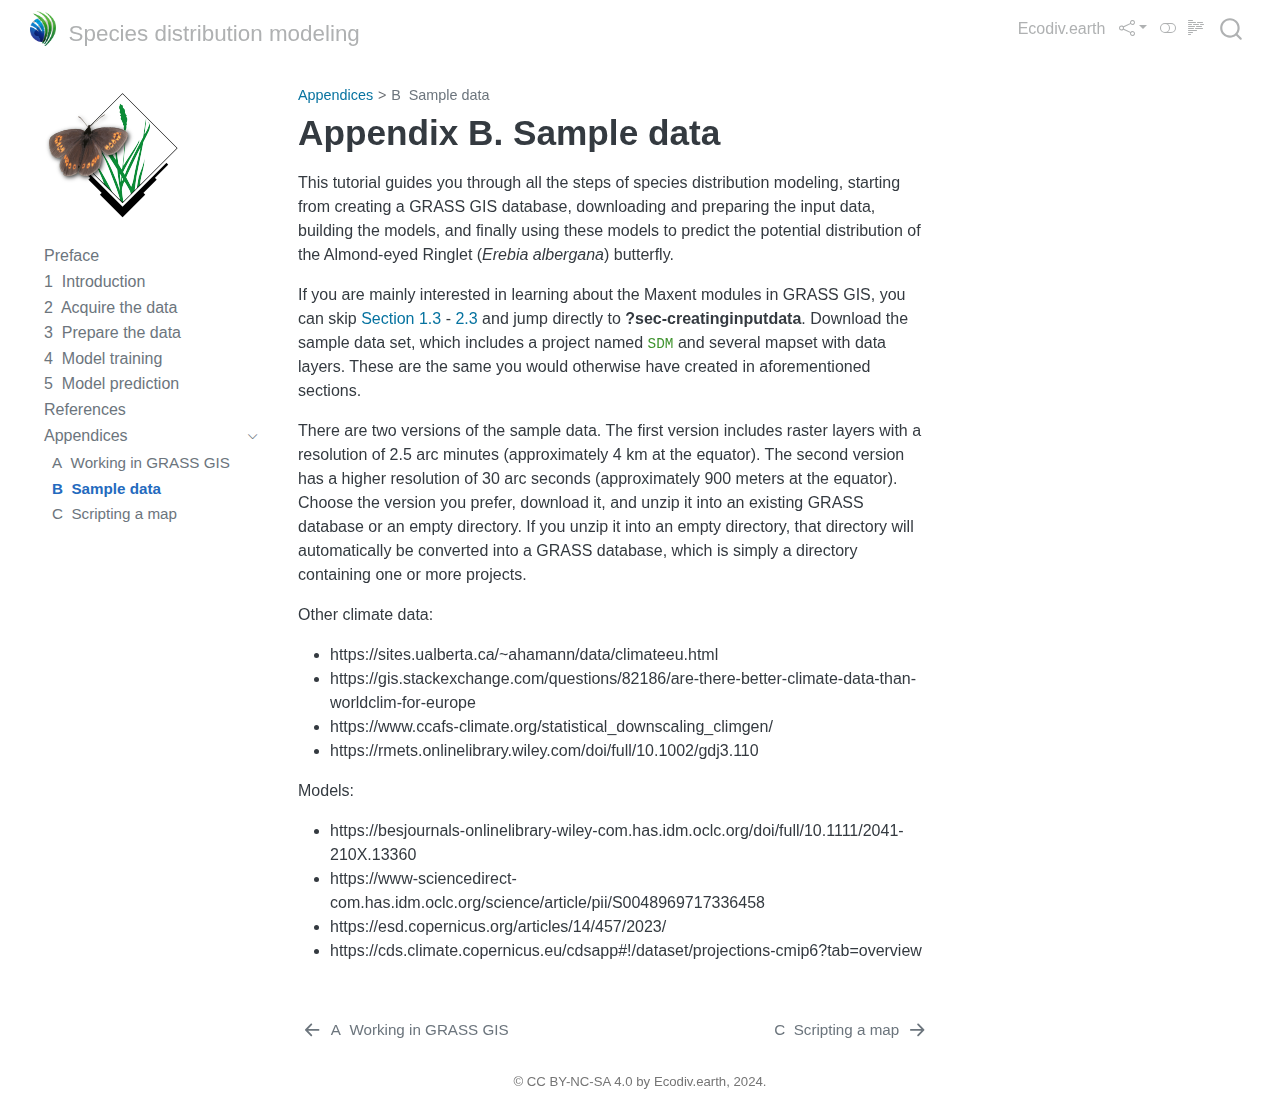
<file: sdmingrassgis/A3_sampledata.html>
<!DOCTYPE html>
<html xmlns="http://www.w3.org/1999/xhtml" lang="en" xml:lang="en"><head>

<meta charset="utf-8">
<meta name="generator" content="quarto-1.5.56">

<meta name="viewport" content="width=device-width, initial-scale=1.0, user-scalable=yes">

<meta name="author" content="Paulo van Breugel">

<title>Ecodiv.earth | sdm in grass gis – Species distribution modeling</title>
<style>
code{white-space: pre-wrap;}
span.smallcaps{font-variant: small-caps;}
div.columns{display: flex; gap: min(4vw, 1.5em);}
div.column{flex: auto; overflow-x: auto;}
div.hanging-indent{margin-left: 1.5em; text-indent: -1.5em;}
ul.task-list{list-style: none;}
ul.task-list li input[type="checkbox"] {
  width: 0.8em;
  margin: 0 0.8em 0.2em -1em; /* quarto-specific, see https://github.com/quarto-dev/quarto-cli/issues/4556 */ 
  vertical-align: middle;
}
/* CSS for citations */
div.csl-bib-body { }
div.csl-entry {
  clear: both;
}
.hanging-indent div.csl-entry {
  margin-left:2em;
  text-indent:-2em;
}
div.csl-left-margin {
  min-width:2em;
  float:left;
}
div.csl-right-inline {
  margin-left:2em;
  padding-left:1em;
}
div.csl-indent {
  margin-left: 2em;
}</style>


<script src="site_libs/quarto-nav/quarto-nav.js"></script>
<script src="site_libs/quarto-nav/headroom.min.js"></script>
<script src="site_libs/clipboard/clipboard.min.js"></script>
<script src="site_libs/quarto-search/autocomplete.umd.js"></script>
<script src="site_libs/quarto-search/fuse.min.js"></script>
<script src="site_libs/quarto-search/quarto-search.js"></script>
<meta name="quarto:offset" content="./">
<link href="./A4_scriptmap.html" rel="next">
<link href="./A1_grassbasics.html" rel="prev">
<link href="./images/favicon.ico" rel="icon">
<script src="site_libs/quarto-html/quarto.js"></script>
<script src="site_libs/quarto-html/popper.min.js"></script>
<script src="site_libs/quarto-html/tippy.umd.min.js"></script>
<script src="site_libs/quarto-html/anchor.min.js"></script>
<link href="site_libs/quarto-html/tippy.css" rel="stylesheet">
<link href="site_libs/quarto-html/quarto-syntax-highlighting.css" rel="stylesheet" class="quarto-color-scheme" id="quarto-text-highlighting-styles">
<link href="site_libs/quarto-html/quarto-syntax-highlighting-dark.css" rel="prefetch" class="quarto-color-scheme quarto-color-alternate" id="quarto-text-highlighting-styles">
<script src="site_libs/bootstrap/bootstrap.min.js"></script>
<link href="site_libs/bootstrap/bootstrap-icons.css" rel="stylesheet">
<link href="site_libs/bootstrap/bootstrap.min.css" rel="stylesheet" class="quarto-color-scheme" id="quarto-bootstrap" data-mode="light">
<link href="site_libs/bootstrap/bootstrap-dark.min.css" rel="prefetch" class="quarto-color-scheme quarto-color-alternate" id="quarto-bootstrap" data-mode="dark">
<script id="quarto-search-options" type="application/json">{
  "location": "navbar",
  "copy-button": false,
  "collapse-after": 3,
  "panel-placement": "end",
  "type": "overlay",
  "limit": 50,
  "keyboard-shortcut": [
    "f",
    "/",
    "s"
  ],
  "show-item-context": false,
  "language": {
    "search-no-results-text": "No results",
    "search-matching-documents-text": "matching documents",
    "search-copy-link-title": "Copy link to search",
    "search-hide-matches-text": "Hide additional matches",
    "search-more-match-text": "more match in this document",
    "search-more-matches-text": "more matches in this document",
    "search-clear-button-title": "Clear",
    "search-text-placeholder": "",
    "search-detached-cancel-button-title": "Cancel",
    "search-submit-button-title": "Submit",
    "search-label": "Search"
  }
}</script>
<style>html{ scroll-behavior: smooth; }</style>


<meta property="og:title" content="Ecodiv.earth | sdm in grass gis">
<meta property="og:description" content="">
<meta property="og:site_name" content="Species distribution modeling">
<meta name="twitter:title" content="Ecodiv.earth | sdm in grass gis">
<meta name="twitter:description" content="">
<meta name="twitter:site" content="@ecodiv">
<meta name="twitter:card" content="summary">
</head>

<body class="nav-sidebar floating nav-fixed">

<div id="quarto-search-results"></div>
  <header id="quarto-header" class="headroom fixed-top">
    <nav class="navbar navbar-expand-lg " data-bs-theme="dark">
      <div class="navbar-container container-fluid">
      <div class="navbar-brand-container mx-auto">
    <a href="./index.html" class="navbar-brand navbar-brand-logo">
    <img src="./images/logo.png" alt="" class="navbar-logo">
    </a>
    <a class="navbar-brand" href="./index.html">
    <span class="navbar-title">Species distribution modeling</span>
    </a>
  </div>
            <div id="quarto-search" class="" title="Search"></div>
          <button class="navbar-toggler" type="button" data-bs-toggle="collapse" data-bs-target="#navbarCollapse" aria-controls="navbarCollapse" role="menu" aria-expanded="false" aria-label="Toggle navigation" onclick="if (window.quartoToggleHeadroom) { window.quartoToggleHeadroom(); }">
  <span class="navbar-toggler-icon"></span>
</button>
          <div class="collapse navbar-collapse" id="navbarCollapse">
            <ul class="navbar-nav navbar-nav-scroll ms-auto">
  <li class="nav-item">
    <a class="nav-link" href="https://ecodiv.earth"> <i class="bi bi-home" role="img">
</i> 
<span class="menu-text">Ecodiv.earth</span></a>
  </li>  
</ul>
          </div> <!-- /navcollapse -->
            <div class="quarto-navbar-tools tools-wide">
    <div class="dropdown">
      <a href="" title="Share" id="quarto-navigation-tool-dropdown-0" class="quarto-navigation-tool dropdown-toggle px-1" data-bs-toggle="dropdown" aria-expanded="false" role="link" aria-label="Share"><i class="bi bi-share"></i></a>
      <ul class="dropdown-menu" aria-labelledby="quarto-navigation-tool-dropdown-0">
          <li>
            <a class="dropdown-item quarto-navbar-tools-item" href="https://twitter.com/intent/tweet?url=|url|">
              <i class="bi bi-twitter pe-1"></i>
            Twitter
            </a>
          </li>
          <li>
            <a class="dropdown-item quarto-navbar-tools-item" href="https://www.facebook.com/sharer/sharer.php?u=|url|">
              <i class="bi bi-facebook pe-1"></i>
            Facebook
            </a>
          </li>
          <li>
            <a class="dropdown-item quarto-navbar-tools-item" href="https://www.linkedin.com/sharing/share-offsite/?url=|url|">
              <i class="bi bi-linkedin pe-1"></i>
            LinkedIn
            </a>
          </li>
      </ul>
    </div>
  <a href="" class="quarto-color-scheme-toggle quarto-navigation-tool  px-1" onclick="window.quartoToggleColorScheme(); return false;" title="Toggle dark mode"><i class="bi"></i></a>
  <a href="" class="quarto-reader-toggle quarto-navigation-tool px-1" onclick="window.quartoToggleReader(); return false;" title="Toggle reader mode">
  <div class="quarto-reader-toggle-btn">
  <i class="bi"></i>
  </div>
</a>
</div>
      </div> <!-- /container-fluid -->
    </nav>
  <nav class="quarto-secondary-nav">
    <div class="container-fluid d-flex">
      <button type="button" class="quarto-btn-toggle btn" data-bs-toggle="collapse" role="button" data-bs-target=".quarto-sidebar-collapse-item" aria-controls="quarto-sidebar" aria-expanded="false" aria-label="Toggle sidebar navigation" onclick="if (window.quartoToggleHeadroom) { window.quartoToggleHeadroom(); }">
        <i class="bi bi-layout-text-sidebar-reverse"></i>
      </button>
        <nav class="quarto-page-breadcrumbs" aria-label="breadcrumb"><ol class="breadcrumb"><li class="breadcrumb-item"><a href="./A1_grassbasics.html">Appendices</a></li><li class="breadcrumb-item"><a href="./A3_sampledata.html"><span class="chapter-number">B</span>&nbsp; <span class="chapter-title">Sample data</span></a></li></ol></nav>
        <a class="flex-grow-1" role="navigation" data-bs-toggle="collapse" data-bs-target=".quarto-sidebar-collapse-item" aria-controls="quarto-sidebar" aria-expanded="false" aria-label="Toggle sidebar navigation" onclick="if (window.quartoToggleHeadroom) { window.quartoToggleHeadroom(); }">      
        </a>
    </div>
  </nav>
</header>
<!-- content -->
<div id="quarto-content" class="quarto-container page-columns page-rows-contents page-layout-article page-navbar">
<!-- sidebar -->
  <nav id="quarto-sidebar" class="sidebar collapse collapse-horizontal quarto-sidebar-collapse-item sidebar-navigation floating overflow-auto">
    <div class="pt-lg-2 mt-2 text-left sidebar-header sidebar-header-stacked">
      <a href="./index.html" class="sidebar-logo-link">
      <img src="./images/logo_SDM2.png" alt="" class="sidebar-logo py-0 d-lg-inline d-none">
      </a>
      </div>
    <div class="sidebar-menu-container"> 
    <ul class="list-unstyled mt-1">
        <li class="sidebar-item">
  <div class="sidebar-item-container"> 
  <a href="./index.html" class="sidebar-item-text sidebar-link">
 <span class="menu-text">Preface</span></a>
  </div>
</li>
        <li class="sidebar-item">
  <div class="sidebar-item-container"> 
  <a href="./1_introduction.html" class="sidebar-item-text sidebar-link">
 <span class="menu-text"><span class="chapter-number">1</span>&nbsp; <span class="chapter-title">Introduction</span></span></a>
  </div>
</li>
        <li class="sidebar-item">
  <div class="sidebar-item-container"> 
  <a href="./2_obtaining_data.html" class="sidebar-item-text sidebar-link">
 <span class="menu-text"><span class="chapter-number">2</span>&nbsp; <span class="chapter-title">Acquire the data</span></span></a>
  </div>
</li>
        <li class="sidebar-item">
  <div class="sidebar-item-container"> 
  <a href="./3_data_preparation.html" class="sidebar-item-text sidebar-link">
 <span class="menu-text"><span class="chapter-number">3</span>&nbsp; <span class="chapter-title">Prepare the data</span></span></a>
  </div>
</li>
        <li class="sidebar-item">
  <div class="sidebar-item-container"> 
  <a href="./4_model_training.html" class="sidebar-item-text sidebar-link">
 <span class="menu-text"><span class="chapter-number">4</span>&nbsp; <span class="chapter-title">Model training</span></span></a>
  </div>
</li>
        <li class="sidebar-item">
  <div class="sidebar-item-container"> 
  <a href="./5_model_prediction.html" class="sidebar-item-text sidebar-link">
 <span class="menu-text"><span class="chapter-number">5</span>&nbsp; <span class="chapter-title">Model prediction</span></span></a>
  </div>
</li>
        <li class="sidebar-item">
  <div class="sidebar-item-container"> 
  <a href="./references.html" class="sidebar-item-text sidebar-link">
 <span class="menu-text">References</span></a>
  </div>
</li>
        <li class="sidebar-item sidebar-item-section">
      <div class="sidebar-item-container"> 
            <a class="sidebar-item-text sidebar-link text-start" data-bs-toggle="collapse" data-bs-target="#quarto-sidebar-section-1" role="navigation" aria-expanded="true">
 <span class="menu-text">Appendices</span></a>
          <a class="sidebar-item-toggle text-start" data-bs-toggle="collapse" data-bs-target="#quarto-sidebar-section-1" role="navigation" aria-expanded="true" aria-label="Toggle section">
            <i class="bi bi-chevron-right ms-2"></i>
          </a> 
      </div>
      <ul id="quarto-sidebar-section-1" class="collapse list-unstyled sidebar-section depth1 show">  
          <li class="sidebar-item">
  <div class="sidebar-item-container"> 
  <a href="./A1_grassbasics.html" class="sidebar-item-text sidebar-link">
 <span class="menu-text"><span class="chapter-number">A</span>&nbsp; <span class="chapter-title">Working in GRASS GIS</span></span></a>
  </div>
</li>
          <li class="sidebar-item">
  <div class="sidebar-item-container"> 
  <a href="./A3_sampledata.html" class="sidebar-item-text sidebar-link active">
 <span class="menu-text"><span class="chapter-number">B</span>&nbsp; <span class="chapter-title">Sample data</span></span></a>
  </div>
</li>
          <li class="sidebar-item">
  <div class="sidebar-item-container"> 
  <a href="./A4_scriptmap.html" class="sidebar-item-text sidebar-link">
 <span class="menu-text"><span class="chapter-number">C</span>&nbsp; <span class="chapter-title">Scripting a map</span></span></a>
  </div>
</li>
      </ul>
  </li>
    </ul>
    </div>
</nav>
<div id="quarto-sidebar-glass" class="quarto-sidebar-collapse-item" data-bs-toggle="collapse" data-bs-target=".quarto-sidebar-collapse-item"></div>
<!-- margin-sidebar -->
    <div id="quarto-margin-sidebar" class="sidebar margin-sidebar zindex-bottom">
        
    </div>
<!-- main -->
<main class="content" id="quarto-document-content">

<header id="title-block-header" class="quarto-title-block default"><nav class="quarto-page-breadcrumbs quarto-title-breadcrumbs d-none d-lg-block" aria-label="breadcrumb"><ol class="breadcrumb"><li class="breadcrumb-item"><a href="./A1_grassbasics.html">Appendices</a></li><li class="breadcrumb-item"><a href="./A3_sampledata.html"><span class="chapter-number">B</span>&nbsp; <span class="chapter-title">Sample data</span></a></li></ol></nav>
<div class="quarto-title">
<h1 class="title"><span id="sec-sampledata" class="quarto-section-identifier">Appendix B. Sample data</span></h1>
</div>



<div class="quarto-title-meta">

    
  
    
  </div>
  


</header>


<p>This tutorial guides you through all the steps of species distribution modeling, starting from creating a GRASS GIS database, downloading and preparing the input data, building the models, and finally using these models to predict the potential distribution of the Almond-eyed Ringlet (<em>Erebia albergana</em>) butterfly.</p>
<p>If you are mainly interested in learning about the Maxent modules in GRASS GIS, you can skip <a href="1_introduction.html#sec-creatingadatabase" class="quarto-xref"><span>Section 1.3</span></a> - <a href="2_obtaining_data.html#sec-speciesdata" class="quarto-xref"><span>2.3</span></a> and jump directly to <span class="quarto-unresolved-ref">?sec-creatinginputdata</span>. Download the sample data set, which includes a project named <span class="style-data">SDM</span> and several mapset with data layers. These are the same you would otherwise have created in aforementioned sections.</p>
<p>There are two versions of the sample data. The first version includes raster layers with a resolution of 2.5 arc minutes (approximately 4 km at the equator). The second version has a higher resolution of 30 arc seconds (approximately 900 meters at the equator). Choose the version you prefer, download it, and unzip it into an existing GRASS database or an empty directory. If you unzip it into an empty directory, that directory will automatically be converted into a GRASS database, which is simply a directory containing one or more projects.</p>
<p>Other climate data:</p>
<ul>
<li>https://sites.ualberta.ca/~ahamann/data/climateeu.html</li>
<li>https://gis.stackexchange.com/questions/82186/are-there-better-climate-data-than-worldclim-for-europe</li>
<li>https://www.ccafs-climate.org/statistical_downscaling_climgen/</li>
<li>https://rmets.onlinelibrary.wiley.com/doi/full/10.1002/gdj3.110</li>
</ul>
<p>Models:</p>
<ul>
<li>https://besjournals-onlinelibrary-wiley-com.has.idm.oclc.org/doi/full/10.1111/2041-210X.13360</li>
<li>https://www-sciencedirect-com.has.idm.oclc.org/science/article/pii/S0048969717336458</li>
<li>https://esd.copernicus.org/articles/14/457/2023/</li>
<li>https://cds.climate.copernicus.eu/cdsapp#!/dataset/projections-cmip6?tab=overview</li>
</ul>


<div id="refs" class="references csl-bib-body" role="list" style="display: none">
<div id="ref-vanswaay2010" class="csl-entry" role="listitem">
<div class="csl-left-margin">1. </div><div class="csl-right-inline">van Swaay C, Wynhoff I, Verovnik R, et al (2010) Erebia albergana. <span>The IUCN Red List</span> of <span>Threatened Species</span> 2010. IUCN Red List of Threatened Species. <a href="https://doi.org/10.2305/IUCN.UK.2010-1.RLTS.T173278A6984115.en">https://doi.org/10.2305/IUCN.UK.2010-1.RLTS.T173278A6984115.en</a></div>
</div>
</div>

</main> <!-- /main -->
<script id="quarto-html-after-body" type="application/javascript">
window.document.addEventListener("DOMContentLoaded", function (event) {
  const toggleBodyColorMode = (bsSheetEl) => {
    const mode = bsSheetEl.getAttribute("data-mode");
    const bodyEl = window.document.querySelector("body");
    if (mode === "dark") {
      bodyEl.classList.add("quarto-dark");
      bodyEl.classList.remove("quarto-light");
    } else {
      bodyEl.classList.add("quarto-light");
      bodyEl.classList.remove("quarto-dark");
    }
  }
  const toggleBodyColorPrimary = () => {
    const bsSheetEl = window.document.querySelector("link#quarto-bootstrap");
    if (bsSheetEl) {
      toggleBodyColorMode(bsSheetEl);
    }
  }
  toggleBodyColorPrimary();  
  const disableStylesheet = (stylesheets) => {
    for (let i=0; i < stylesheets.length; i++) {
      const stylesheet = stylesheets[i];
      stylesheet.rel = 'prefetch';
    }
  }
  const enableStylesheet = (stylesheets) => {
    for (let i=0; i < stylesheets.length; i++) {
      const stylesheet = stylesheets[i];
      stylesheet.rel = 'stylesheet';
    }
  }
  const manageTransitions = (selector, allowTransitions) => {
    const els = window.document.querySelectorAll(selector);
    for (let i=0; i < els.length; i++) {
      const el = els[i];
      if (allowTransitions) {
        el.classList.remove('notransition');
      } else {
        el.classList.add('notransition');
      }
    }
  }
  const toggleGiscusIfUsed = (isAlternate, darkModeDefault) => {
    const baseTheme = document.querySelector('#giscus-base-theme')?.value ?? 'light';
    const alternateTheme = document.querySelector('#giscus-alt-theme')?.value ?? 'dark';
    let newTheme = '';
    if(darkModeDefault) {
      newTheme = isAlternate ? baseTheme : alternateTheme;
    } else {
      newTheme = isAlternate ? alternateTheme : baseTheme;
    }
    const changeGiscusTheme = () => {
      // From: https://github.com/giscus/giscus/issues/336
      const sendMessage = (message) => {
        const iframe = document.querySelector('iframe.giscus-frame');
        if (!iframe) return;
        iframe.contentWindow.postMessage({ giscus: message }, 'https://giscus.app');
      }
      sendMessage({
        setConfig: {
          theme: newTheme
        }
      });
    }
    const isGiscussLoaded = window.document.querySelector('iframe.giscus-frame') !== null;
    if (isGiscussLoaded) {
      changeGiscusTheme();
    }
  }
  const toggleColorMode = (alternate) => {
    // Switch the stylesheets
    const alternateStylesheets = window.document.querySelectorAll('link.quarto-color-scheme.quarto-color-alternate');
    manageTransitions('#quarto-margin-sidebar .nav-link', false);
    if (alternate) {
      enableStylesheet(alternateStylesheets);
      for (const sheetNode of alternateStylesheets) {
        if (sheetNode.id === "quarto-bootstrap") {
          toggleBodyColorMode(sheetNode);
        }
      }
    } else {
      disableStylesheet(alternateStylesheets);
      toggleBodyColorPrimary();
    }
    manageTransitions('#quarto-margin-sidebar .nav-link', true);
    // Switch the toggles
    const toggles = window.document.querySelectorAll('.quarto-color-scheme-toggle');
    for (let i=0; i < toggles.length; i++) {
      const toggle = toggles[i];
      if (toggle) {
        if (alternate) {
          toggle.classList.add("alternate");     
        } else {
          toggle.classList.remove("alternate");
        }
      }
    }
    // Hack to workaround the fact that safari doesn't
    // properly recolor the scrollbar when toggling (#1455)
    if (navigator.userAgent.indexOf('Safari') > 0 && navigator.userAgent.indexOf('Chrome') == -1) {
      manageTransitions("body", false);
      window.scrollTo(0, 1);
      setTimeout(() => {
        window.scrollTo(0, 0);
        manageTransitions("body", true);
      }, 40);  
    }
  }
  const isFileUrl = () => { 
    return window.location.protocol === 'file:';
  }
  const hasAlternateSentinel = () => {  
    let styleSentinel = getColorSchemeSentinel();
    if (styleSentinel !== null) {
      return styleSentinel === "alternate";
    } else {
      return false;
    }
  }
  const setStyleSentinel = (alternate) => {
    const value = alternate ? "alternate" : "default";
    if (!isFileUrl()) {
      window.localStorage.setItem("quarto-color-scheme", value);
    } else {
      localAlternateSentinel = value;
    }
  }
  const getColorSchemeSentinel = () => {
    if (!isFileUrl()) {
      const storageValue = window.localStorage.getItem("quarto-color-scheme");
      return storageValue != null ? storageValue : localAlternateSentinel;
    } else {
      return localAlternateSentinel;
    }
  }
  const darkModeDefault = false;
  let localAlternateSentinel = darkModeDefault ? 'alternate' : 'default';
  // Dark / light mode switch
  window.quartoToggleColorScheme = () => {
    // Read the current dark / light value 
    let toAlternate = !hasAlternateSentinel();
    toggleColorMode(toAlternate);
    setStyleSentinel(toAlternate);
    toggleGiscusIfUsed(toAlternate, darkModeDefault);
  };
  // Ensure there is a toggle, if there isn't float one in the top right
  if (window.document.querySelector('.quarto-color-scheme-toggle') === null) {
    const a = window.document.createElement('a');
    a.classList.add('top-right');
    a.classList.add('quarto-color-scheme-toggle');
    a.href = "";
    a.onclick = function() { try { window.quartoToggleColorScheme(); } catch {} return false; };
    const i = window.document.createElement("i");
    i.classList.add('bi');
    a.appendChild(i);
    window.document.body.appendChild(a);
  }
  // Switch to dark mode if need be
  if (hasAlternateSentinel()) {
    toggleColorMode(true);
  } else {
    toggleColorMode(false);
  }
  const icon = "";
  const anchorJS = new window.AnchorJS();
  anchorJS.options = {
    placement: 'right',
    icon: icon
  };
  anchorJS.add('.anchored');
  const isCodeAnnotation = (el) => {
    for (const clz of el.classList) {
      if (clz.startsWith('code-annotation-')) {                     
        return true;
      }
    }
    return false;
  }
  const onCopySuccess = function(e) {
    // button target
    const button = e.trigger;
    // don't keep focus
    button.blur();
    // flash "checked"
    button.classList.add('code-copy-button-checked');
    var currentTitle = button.getAttribute("title");
    button.setAttribute("title", "Copied!");
    let tooltip;
    if (window.bootstrap) {
      button.setAttribute("data-bs-toggle", "tooltip");
      button.setAttribute("data-bs-placement", "left");
      button.setAttribute("data-bs-title", "Copied!");
      tooltip = new bootstrap.Tooltip(button, 
        { trigger: "manual", 
          customClass: "code-copy-button-tooltip",
          offset: [0, -8]});
      tooltip.show();    
    }
    setTimeout(function() {
      if (tooltip) {
        tooltip.hide();
        button.removeAttribute("data-bs-title");
        button.removeAttribute("data-bs-toggle");
        button.removeAttribute("data-bs-placement");
      }
      button.setAttribute("title", currentTitle);
      button.classList.remove('code-copy-button-checked');
    }, 1000);
    // clear code selection
    e.clearSelection();
  }
  const getTextToCopy = function(trigger) {
      const codeEl = trigger.previousElementSibling.cloneNode(true);
      for (const childEl of codeEl.children) {
        if (isCodeAnnotation(childEl)) {
          childEl.remove();
        }
      }
      return codeEl.innerText;
  }
  const clipboard = new window.ClipboardJS('.code-copy-button:not([data-in-quarto-modal])', {
    text: getTextToCopy
  });
  clipboard.on('success', onCopySuccess);
  if (window.document.getElementById('quarto-embedded-source-code-modal')) {
    // For code content inside modals, clipBoardJS needs to be initialized with a container option
    // TODO: Check when it could be a function (https://github.com/zenorocha/clipboard.js/issues/860)
    const clipboardModal = new window.ClipboardJS('.code-copy-button[data-in-quarto-modal]', {
      text: getTextToCopy,
      container: window.document.getElementById('quarto-embedded-source-code-modal')
    });
    clipboardModal.on('success', onCopySuccess);
  }
    var localhostRegex = new RegExp(/^(?:http|https):\/\/localhost\:?[0-9]*\//);
    var mailtoRegex = new RegExp(/^mailto:/);
      var filterRegex = new RegExp("https:\/\/ecodiv\.earth\/");
    var isInternal = (href) => {
        return filterRegex.test(href) || localhostRegex.test(href) || mailtoRegex.test(href);
    }
    // Inspect non-navigation links and adorn them if external
 	var links = window.document.querySelectorAll('a[href]:not(.nav-link):not(.navbar-brand):not(.toc-action):not(.sidebar-link):not(.sidebar-item-toggle):not(.pagination-link):not(.no-external):not([aria-hidden]):not(.dropdown-item):not(.quarto-navigation-tool):not(.about-link)');
    for (var i=0; i<links.length; i++) {
      const link = links[i];
      if (!isInternal(link.href)) {
        // undo the damage that might have been done by quarto-nav.js in the case of
        // links that we want to consider external
        if (link.dataset.originalHref !== undefined) {
          link.href = link.dataset.originalHref;
        }
          // target, if specified
          link.setAttribute("target", "_blank");
          if (link.getAttribute("rel") === null) {
            link.setAttribute("rel", "noopener");
          }
      }
    }
  function tippyHover(el, contentFn, onTriggerFn, onUntriggerFn) {
    const config = {
      allowHTML: true,
      maxWidth: 500,
      delay: 100,
      arrow: false,
      appendTo: function(el) {
          return el.parentElement;
      },
      interactive: true,
      interactiveBorder: 10,
      theme: 'quarto',
      placement: 'bottom-start',
    };
    if (contentFn) {
      config.content = contentFn;
    }
    if (onTriggerFn) {
      config.onTrigger = onTriggerFn;
    }
    if (onUntriggerFn) {
      config.onUntrigger = onUntriggerFn;
    }
    window.tippy(el, config); 
  }
  const noterefs = window.document.querySelectorAll('a[role="doc-noteref"]');
  for (var i=0; i<noterefs.length; i++) {
    const ref = noterefs[i];
    tippyHover(ref, function() {
      // use id or data attribute instead here
      let href = ref.getAttribute('data-footnote-href') || ref.getAttribute('href');
      try { href = new URL(href).hash; } catch {}
      const id = href.replace(/^#\/?/, "");
      const note = window.document.getElementById(id);
      if (note) {
        return note.innerHTML;
      } else {
        return "";
      }
    });
  }
  const xrefs = window.document.querySelectorAll('a.quarto-xref');
  const processXRef = (id, note) => {
    // Strip column container classes
    const stripColumnClz = (el) => {
      el.classList.remove("page-full", "page-columns");
      if (el.children) {
        for (const child of el.children) {
          stripColumnClz(child);
        }
      }
    }
    stripColumnClz(note)
    if (id === null || id.startsWith('sec-')) {
      // Special case sections, only their first couple elements
      const container = document.createElement("div");
      if (note.children && note.children.length > 2) {
        container.appendChild(note.children[0].cloneNode(true));
        for (let i = 1; i < note.children.length; i++) {
          const child = note.children[i];
          if (child.tagName === "P" && child.innerText === "") {
            continue;
          } else {
            container.appendChild(child.cloneNode(true));
            break;
          }
        }
        if (window.Quarto?.typesetMath) {
          window.Quarto.typesetMath(container);
        }
        return container.innerHTML
      } else {
        if (window.Quarto?.typesetMath) {
          window.Quarto.typesetMath(note);
        }
        return note.innerHTML;
      }
    } else {
      // Remove any anchor links if they are present
      const anchorLink = note.querySelector('a.anchorjs-link');
      if (anchorLink) {
        anchorLink.remove();
      }
      if (window.Quarto?.typesetMath) {
        window.Quarto.typesetMath(note);
      }
      // TODO in 1.5, we should make sure this works without a callout special case
      if (note.classList.contains("callout")) {
        return note.outerHTML;
      } else {
        return note.innerHTML;
      }
    }
  }
  for (var i=0; i<xrefs.length; i++) {
    const xref = xrefs[i];
    tippyHover(xref, undefined, function(instance) {
      instance.disable();
      let url = xref.getAttribute('href');
      let hash = undefined; 
      if (url.startsWith('#')) {
        hash = url;
      } else {
        try { hash = new URL(url).hash; } catch {}
      }
      if (hash) {
        const id = hash.replace(/^#\/?/, "");
        const note = window.document.getElementById(id);
        if (note !== null) {
          try {
            const html = processXRef(id, note.cloneNode(true));
            instance.setContent(html);
          } finally {
            instance.enable();
            instance.show();
          }
        } else {
          // See if we can fetch this
          fetch(url.split('#')[0])
          .then(res => res.text())
          .then(html => {
            const parser = new DOMParser();
            const htmlDoc = parser.parseFromString(html, "text/html");
            const note = htmlDoc.getElementById(id);
            if (note !== null) {
              const html = processXRef(id, note);
              instance.setContent(html);
            } 
          }).finally(() => {
            instance.enable();
            instance.show();
          });
        }
      } else {
        // See if we can fetch a full url (with no hash to target)
        // This is a special case and we should probably do some content thinning / targeting
        fetch(url)
        .then(res => res.text())
        .then(html => {
          const parser = new DOMParser();
          const htmlDoc = parser.parseFromString(html, "text/html");
          const note = htmlDoc.querySelector('main.content');
          if (note !== null) {
            // This should only happen for chapter cross references
            // (since there is no id in the URL)
            // remove the first header
            if (note.children.length > 0 && note.children[0].tagName === "HEADER") {
              note.children[0].remove();
            }
            const html = processXRef(null, note);
            instance.setContent(html);
          } 
        }).finally(() => {
          instance.enable();
          instance.show();
        });
      }
    }, function(instance) {
    });
  }
      let selectedAnnoteEl;
      const selectorForAnnotation = ( cell, annotation) => {
        let cellAttr = 'data-code-cell="' + cell + '"';
        let lineAttr = 'data-code-annotation="' +  annotation + '"';
        const selector = 'span[' + cellAttr + '][' + lineAttr + ']';
        return selector;
      }
      const selectCodeLines = (annoteEl) => {
        const doc = window.document;
        const targetCell = annoteEl.getAttribute("data-target-cell");
        const targetAnnotation = annoteEl.getAttribute("data-target-annotation");
        const annoteSpan = window.document.querySelector(selectorForAnnotation(targetCell, targetAnnotation));
        const lines = annoteSpan.getAttribute("data-code-lines").split(",");
        const lineIds = lines.map((line) => {
          return targetCell + "-" + line;
        })
        let top = null;
        let height = null;
        let parent = null;
        if (lineIds.length > 0) {
            //compute the position of the single el (top and bottom and make a div)
            const el = window.document.getElementById(lineIds[0]);
            top = el.offsetTop;
            height = el.offsetHeight;
            parent = el.parentElement.parentElement;
          if (lineIds.length > 1) {
            const lastEl = window.document.getElementById(lineIds[lineIds.length - 1]);
            const bottom = lastEl.offsetTop + lastEl.offsetHeight;
            height = bottom - top;
          }
          if (top !== null && height !== null && parent !== null) {
            // cook up a div (if necessary) and position it 
            let div = window.document.getElementById("code-annotation-line-highlight");
            if (div === null) {
              div = window.document.createElement("div");
              div.setAttribute("id", "code-annotation-line-highlight");
              div.style.position = 'absolute';
              parent.appendChild(div);
            }
            div.style.top = top - 2 + "px";
            div.style.height = height + 4 + "px";
            div.style.left = 0;
            let gutterDiv = window.document.getElementById("code-annotation-line-highlight-gutter");
            if (gutterDiv === null) {
              gutterDiv = window.document.createElement("div");
              gutterDiv.setAttribute("id", "code-annotation-line-highlight-gutter");
              gutterDiv.style.position = 'absolute';
              const codeCell = window.document.getElementById(targetCell);
              const gutter = codeCell.querySelector('.code-annotation-gutter');
              gutter.appendChild(gutterDiv);
            }
            gutterDiv.style.top = top - 2 + "px";
            gutterDiv.style.height = height + 4 + "px";
          }
          selectedAnnoteEl = annoteEl;
        }
      };
      const unselectCodeLines = () => {
        const elementsIds = ["code-annotation-line-highlight", "code-annotation-line-highlight-gutter"];
        elementsIds.forEach((elId) => {
          const div = window.document.getElementById(elId);
          if (div) {
            div.remove();
          }
        });
        selectedAnnoteEl = undefined;
      };
        // Handle positioning of the toggle
    window.addEventListener(
      "resize",
      throttle(() => {
        elRect = undefined;
        if (selectedAnnoteEl) {
          selectCodeLines(selectedAnnoteEl);
        }
      }, 10)
    );
    function throttle(fn, ms) {
    let throttle = false;
    let timer;
      return (...args) => {
        if(!throttle) { // first call gets through
            fn.apply(this, args);
            throttle = true;
        } else { // all the others get throttled
            if(timer) clearTimeout(timer); // cancel #2
            timer = setTimeout(() => {
              fn.apply(this, args);
              timer = throttle = false;
            }, ms);
        }
      };
    }
      const annoteTargets = window.document.querySelectorAll('.code-annotation-anchor');
      for (let i=0; i<annoteTargets.length; i++) {
        const annoteTarget = annoteTargets[i];
        const targetCell = annoteTarget.getAttribute("data-target-cell");
        const targetAnnotation = annoteTarget.getAttribute("data-target-annotation");
        const contentFn = () => {
          const content = window.document.querySelector(selectorForAnnotation(targetCell, targetAnnotation));
          if (content) {
            const tipContent = content.cloneNode(true);
            tipContent.classList.add("code-annotation-tip-content");
            return tipContent.outerHTML;
          }
        }
        const config = {
          allowHTML: true,
          content: contentFn,
          onShow: (instance) => {
            selectCodeLines(instance.reference);
            instance.reference.classList.add('code-annotation-active');
            window.tippy.hideAll();
          },
          onHide: (instance) => {
            unselectCodeLines();
            instance.reference.classList.remove('code-annotation-active');
          },
          maxWidth: 300,
          delay: [50, 0],
          duration: [200, 0],
          offset: [5, 10],
          arrow: true,
          trigger: 'click',
          appendTo: function(el) {
            return el.parentElement.parentElement.parentElement;
          },
          interactive: true,
          interactiveBorder: 10,
          theme: 'quarto',
          placement: 'right',
          positionFixed: true,
          popperOptions: {
            modifiers: [
            {
              name: 'flip',
              options: {
                flipVariations: false, // true by default
                allowedAutoPlacements: ['right'],
                fallbackPlacements: ['right', 'top', 'top-start', 'top-end', 'bottom', 'bottom-start', 'bottom-end', 'left'],
              },
            },
            {
              name: 'preventOverflow',
              options: {
                mainAxis: false,
                altAxis: false
              }
            }
            ]        
          }      
        };
        window.tippy(annoteTarget, config); 
      }
  const findCites = (el) => {
    const parentEl = el.parentElement;
    if (parentEl) {
      const cites = parentEl.dataset.cites;
      if (cites) {
        return {
          el,
          cites: cites.split(' ')
        };
      } else {
        return findCites(el.parentElement)
      }
    } else {
      return undefined;
    }
  };
  var bibliorefs = window.document.querySelectorAll('a[role="doc-biblioref"]');
  for (var i=0; i<bibliorefs.length; i++) {
    const ref = bibliorefs[i];
    const citeInfo = findCites(ref);
    if (citeInfo) {
      tippyHover(citeInfo.el, function() {
        var popup = window.document.createElement('div');
        citeInfo.cites.forEach(function(cite) {
          var citeDiv = window.document.createElement('div');
          citeDiv.classList.add('hanging-indent');
          citeDiv.classList.add('csl-entry');
          var biblioDiv = window.document.getElementById('ref-' + cite);
          if (biblioDiv) {
            citeDiv.innerHTML = biblioDiv.innerHTML;
          }
          popup.appendChild(citeDiv);
        });
        return popup.innerHTML;
      });
    }
  }
});
</script>
<nav class="page-navigation">
  <div class="nav-page nav-page-previous">
      <a href="./A1_grassbasics.html" class="pagination-link" aria-label="Working in GRASS GIS">
        <i class="bi bi-arrow-left-short"></i> <span class="nav-page-text"><span class="chapter-number">A</span>&nbsp; <span class="chapter-title">Working in GRASS GIS</span></span>
      </a>          
  </div>
  <div class="nav-page nav-page-next">
      <a href="./A4_scriptmap.html" class="pagination-link" aria-label="Scripting a map">
        <span class="nav-page-text"><span class="chapter-number">C</span>&nbsp; <span class="chapter-title">Scripting a map</span></span> <i class="bi bi-arrow-right-short"></i>
      </a>
  </div>
</nav>
</div> <!-- /content -->
<footer class="footer">
  <div class="nav-footer">
    <div class="nav-footer-left">
      &nbsp;
    </div>   
    <div class="nav-footer-center">
<p>© <a href="https://creativecommons.org/licenses/by-nc-sa/4.0/">CC BY-NC-SA 4.0</a> by Ecodiv.earth, 2024.</p>
</div>
    <div class="nav-footer-right">
      &nbsp;
    </div>
  </div>
</footer>




<script src="site_libs/quarto-html/zenscroll-min.js"></script>
</body></html>
</file>
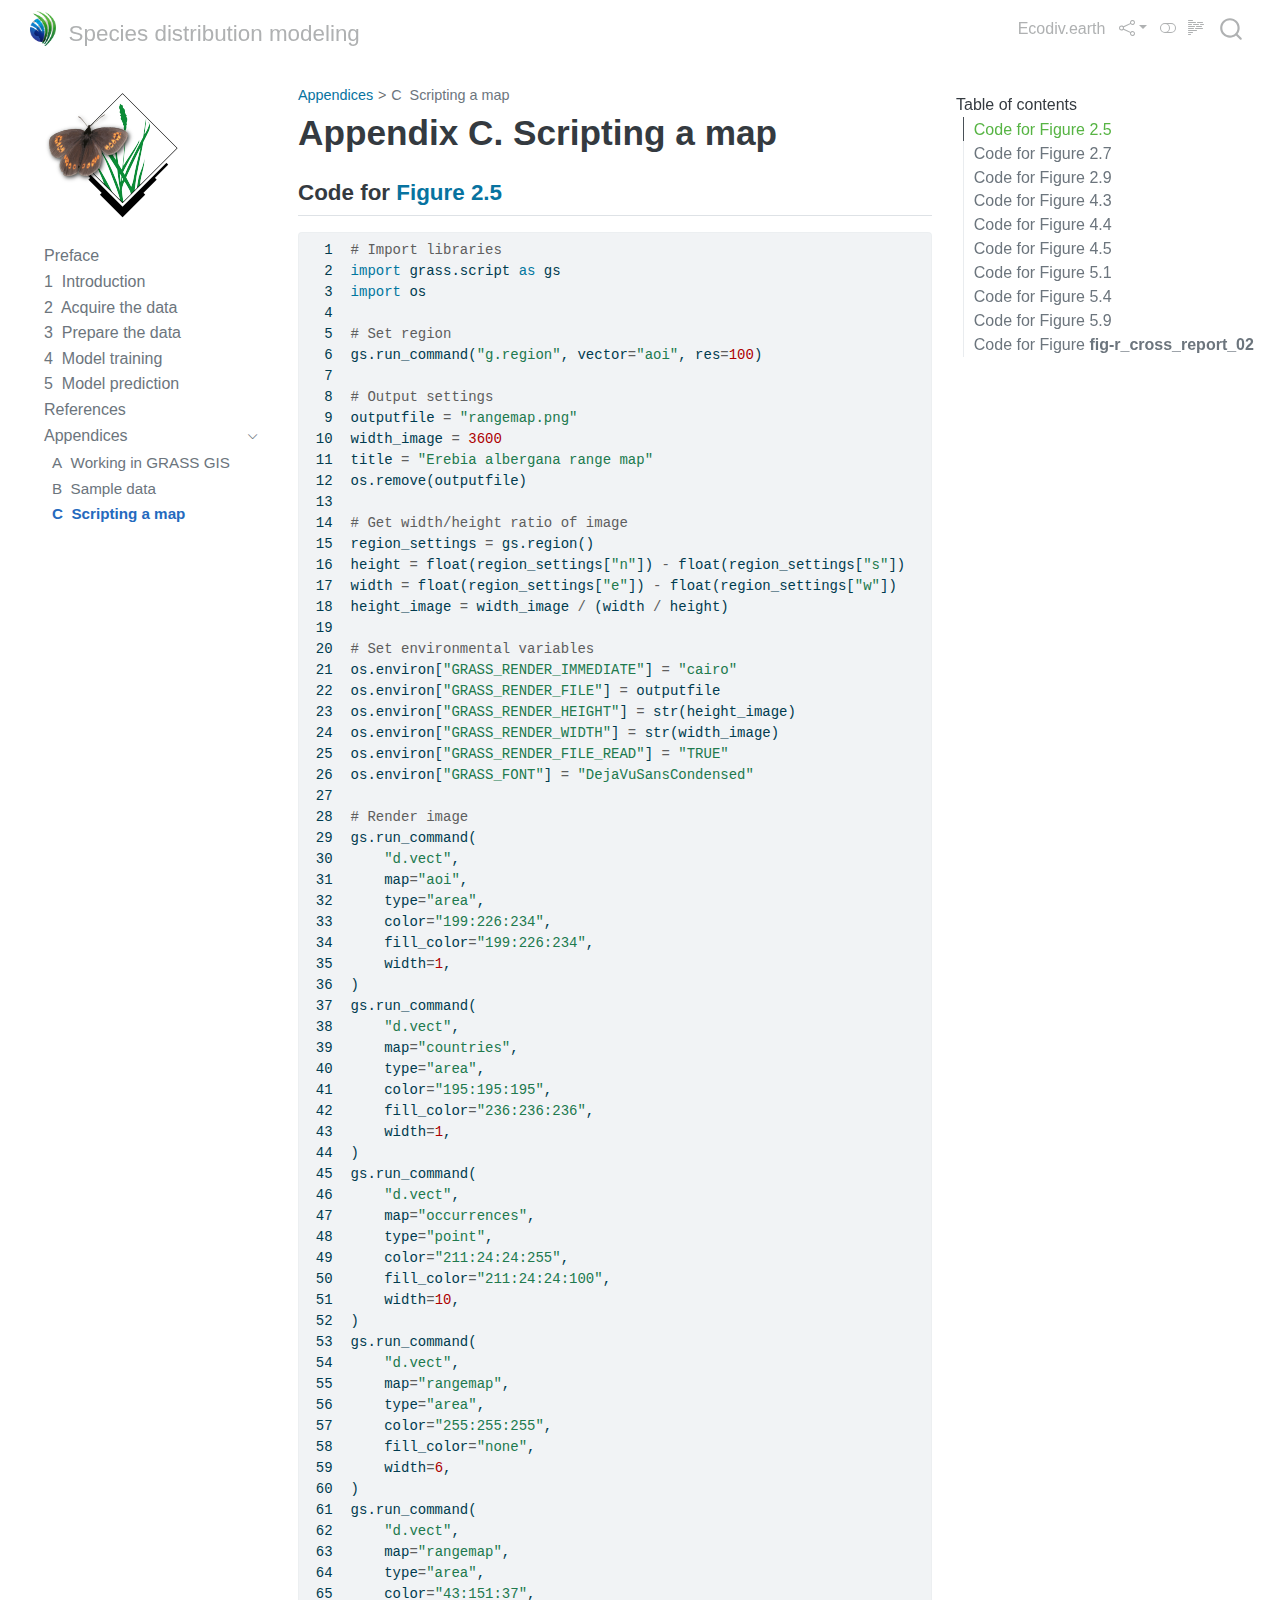
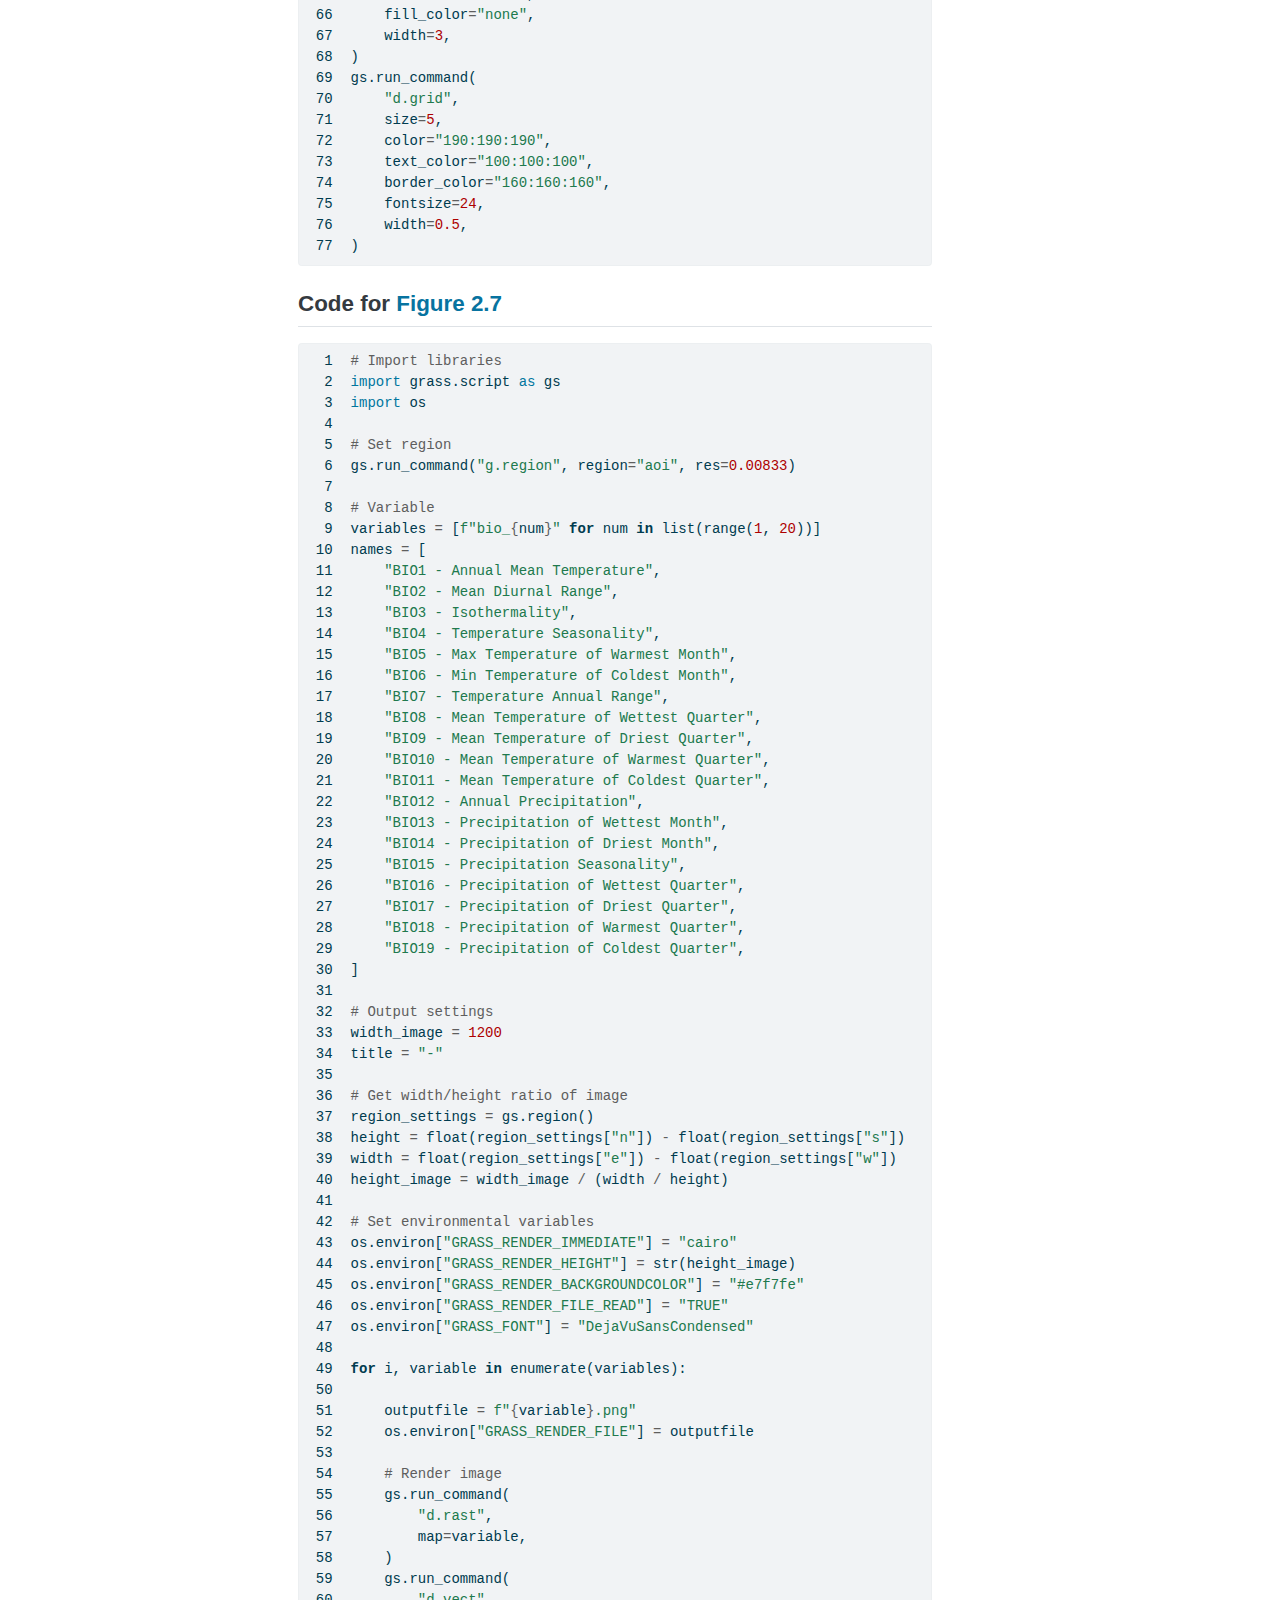
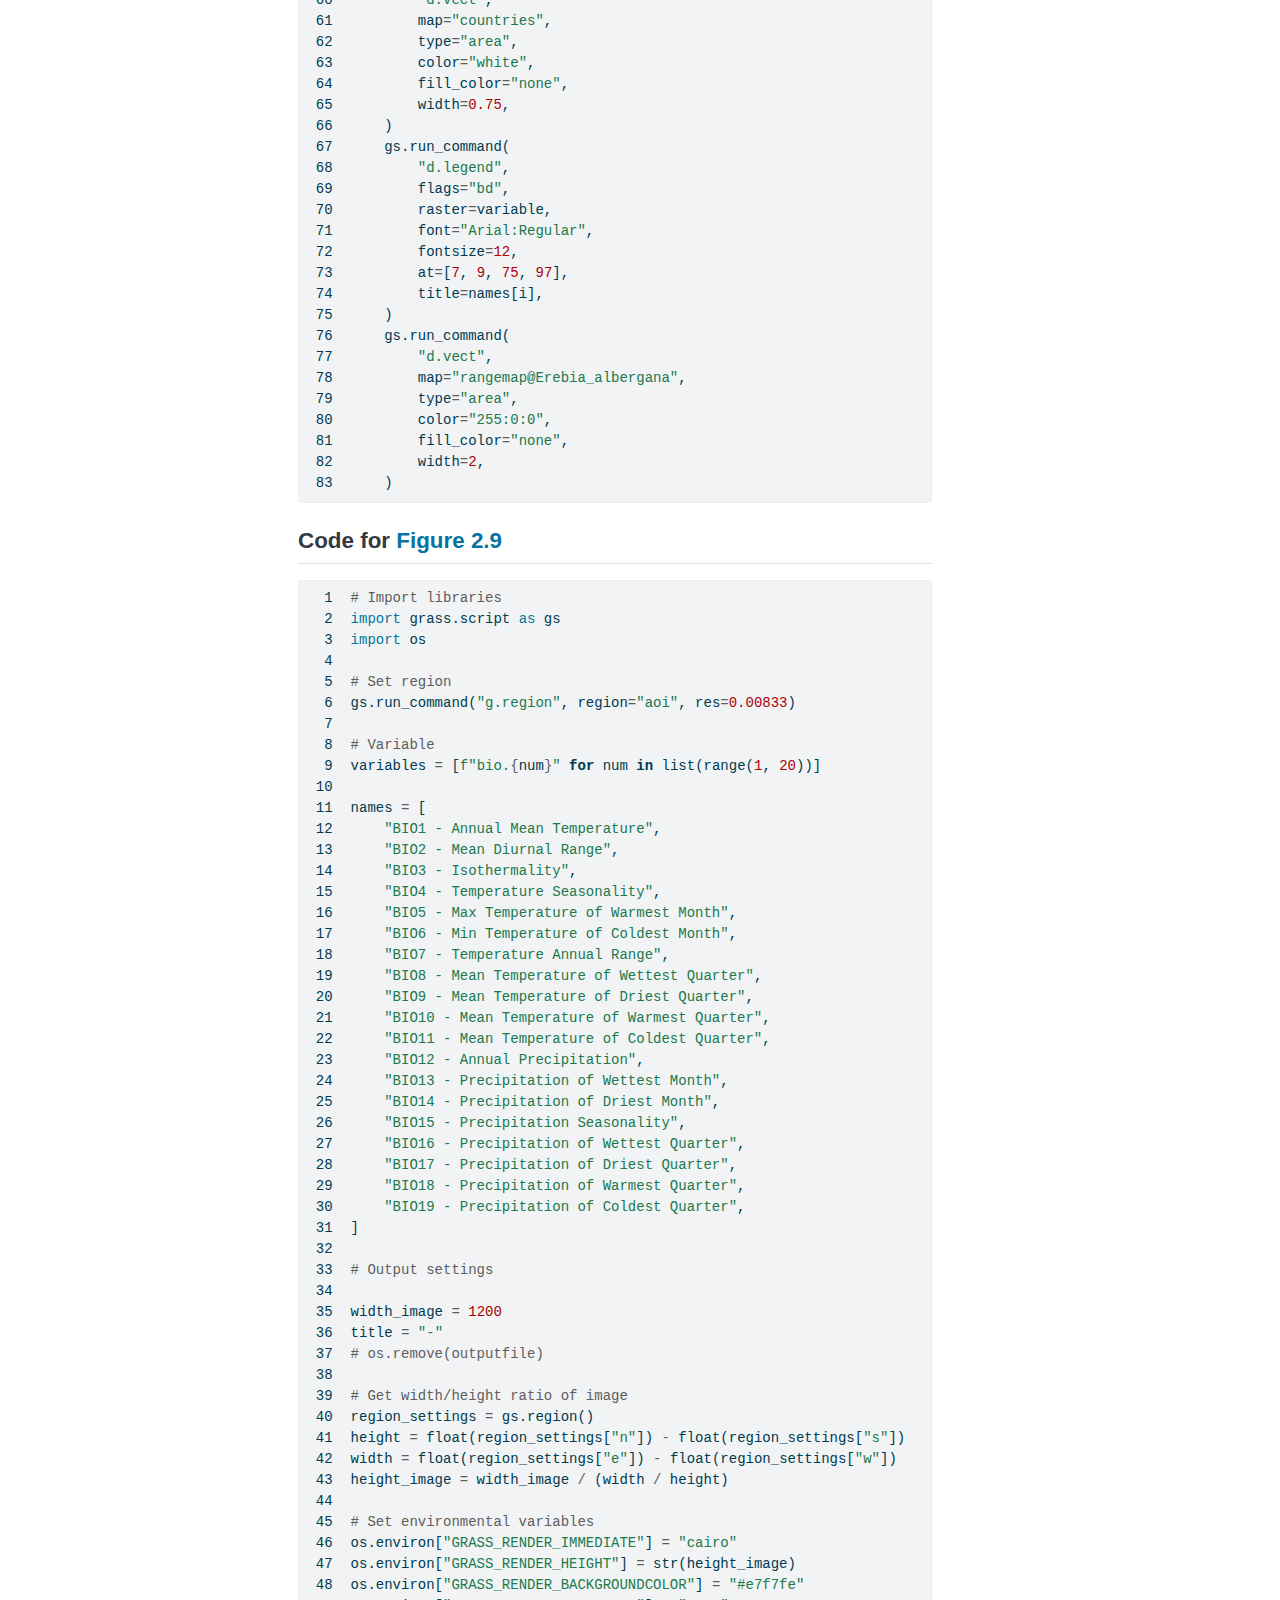
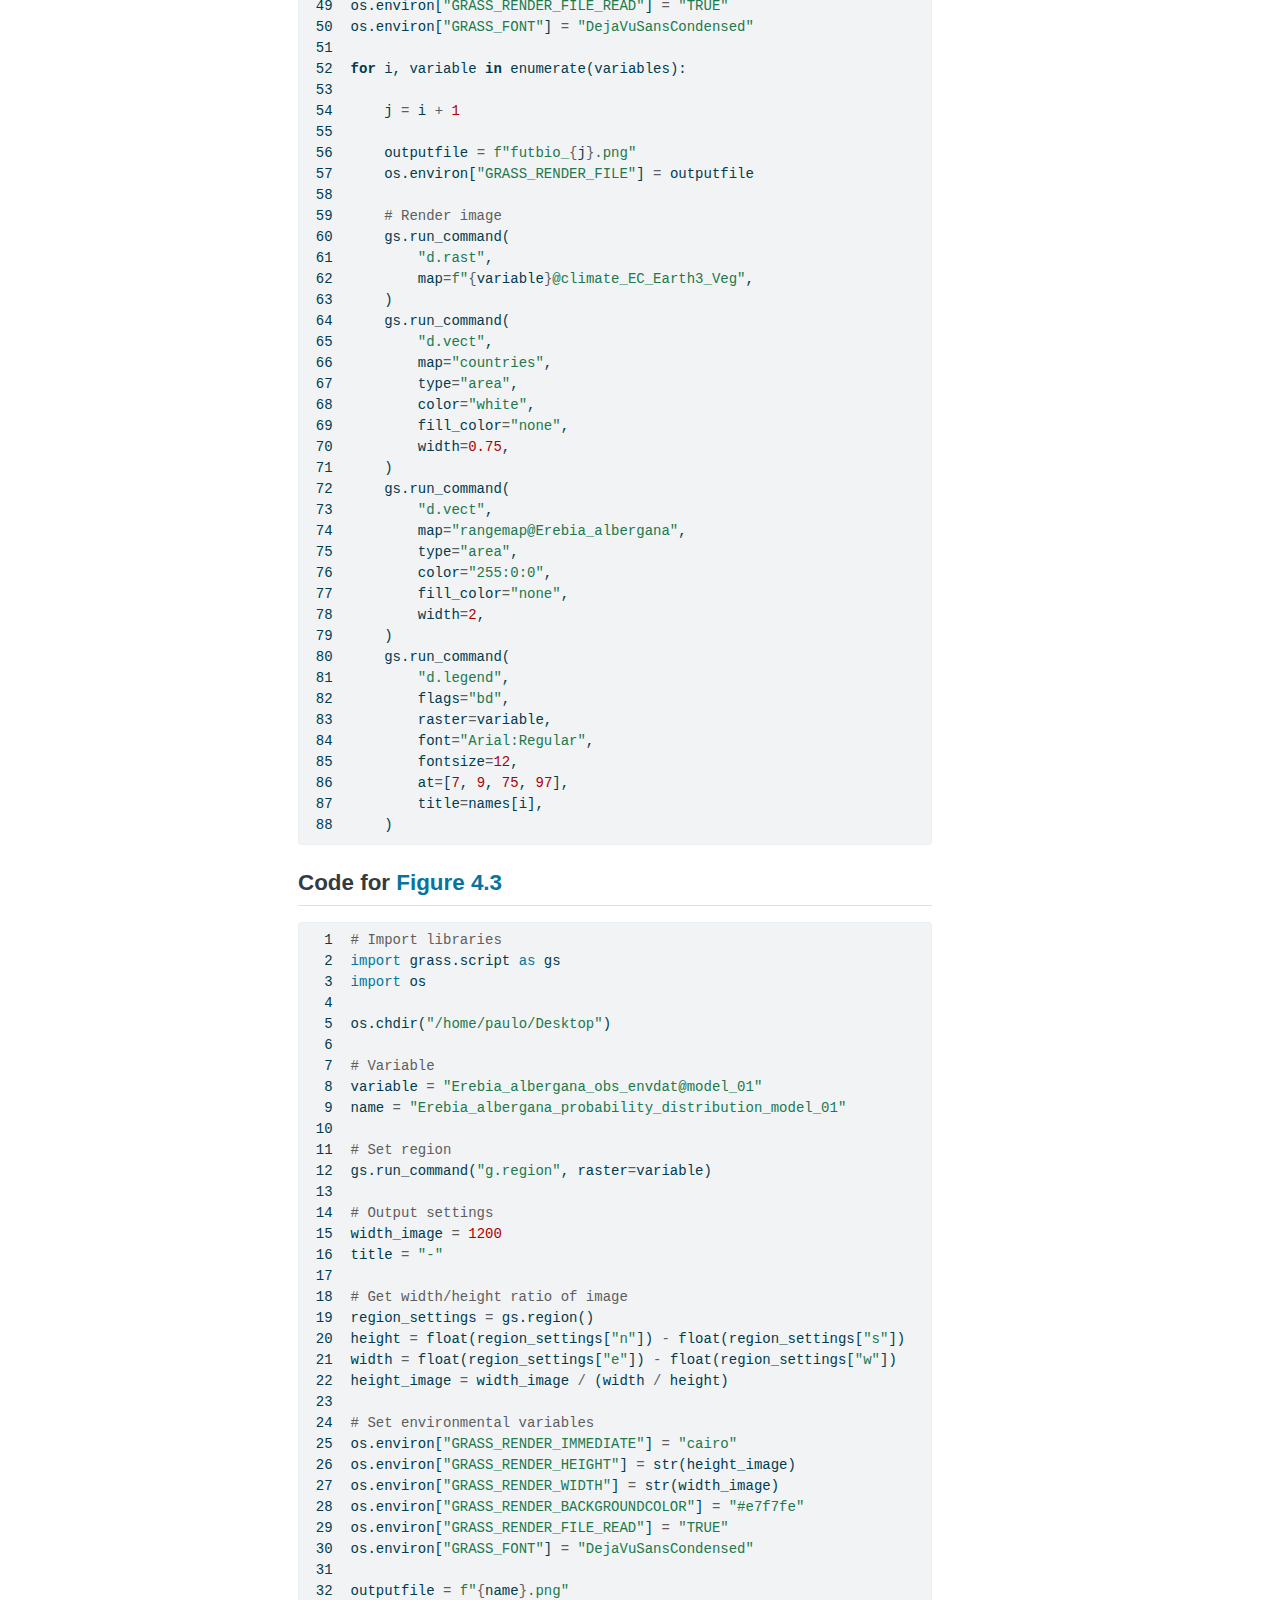
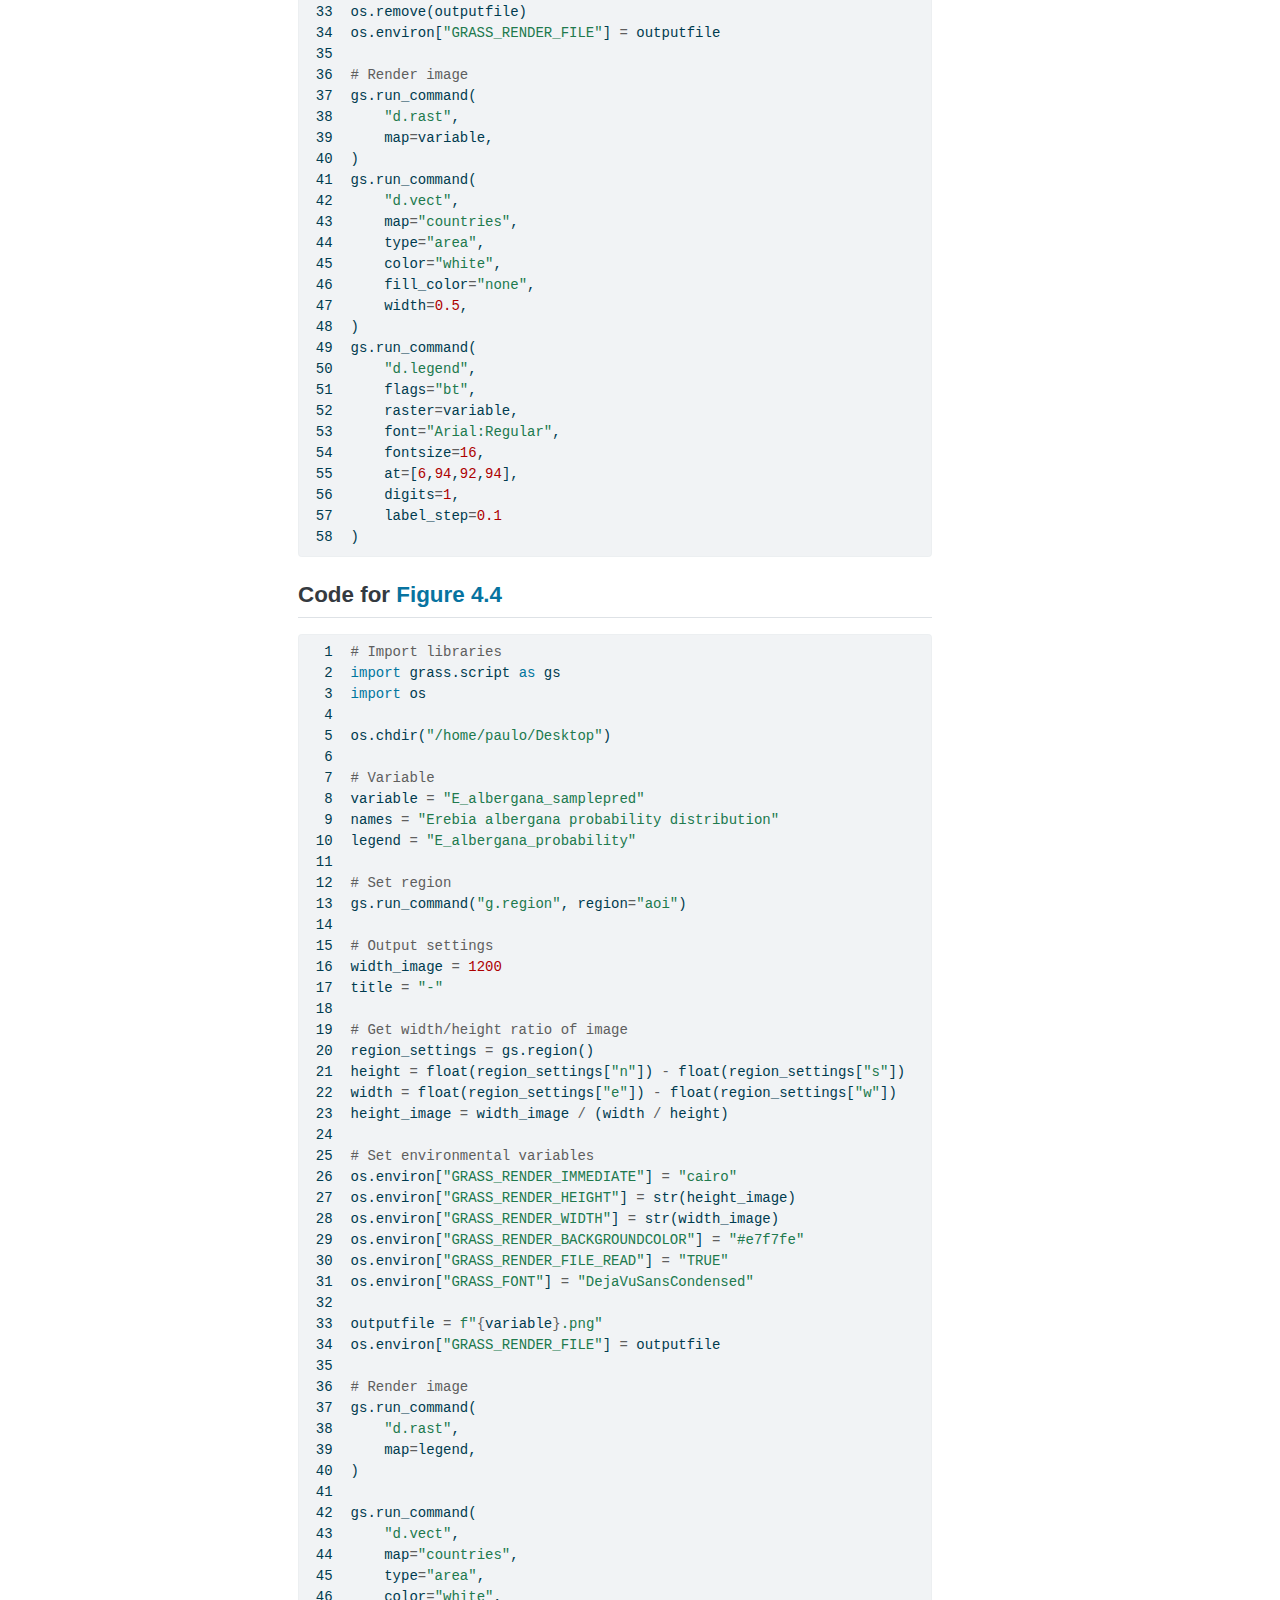
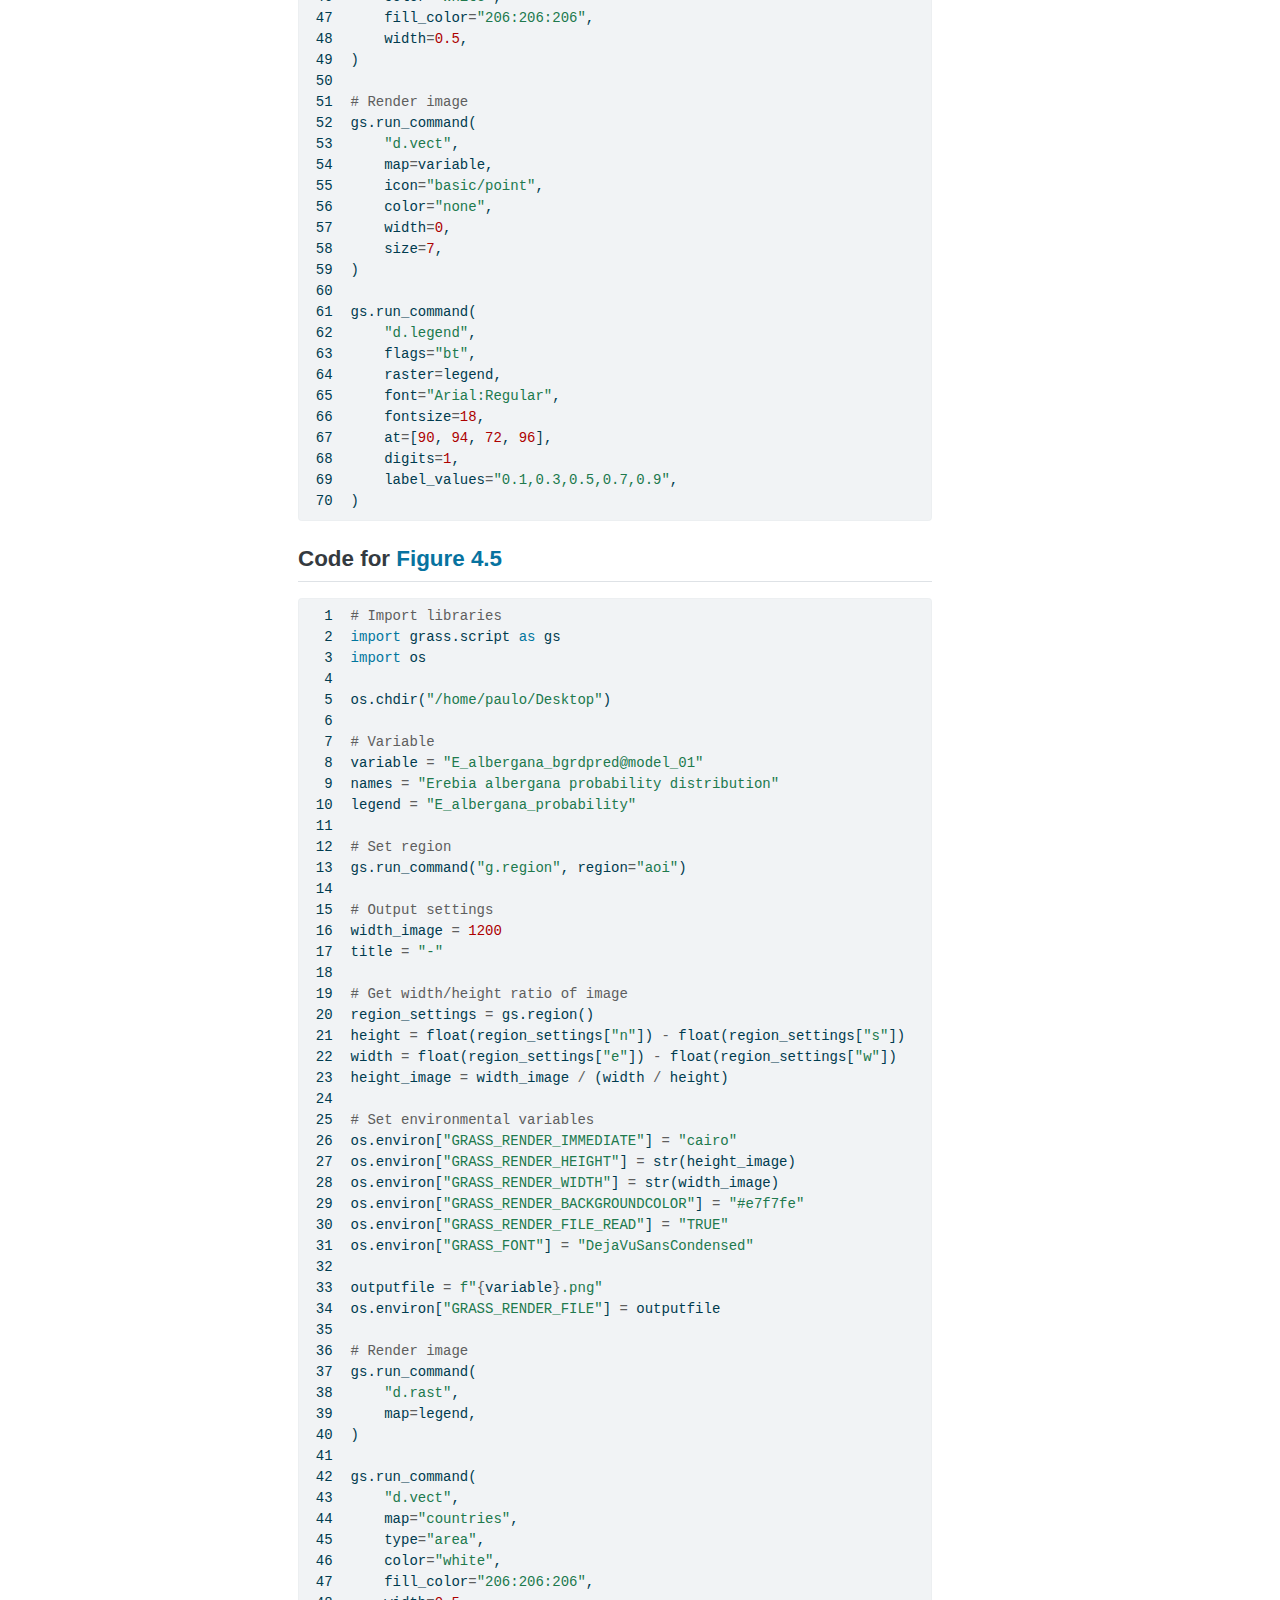
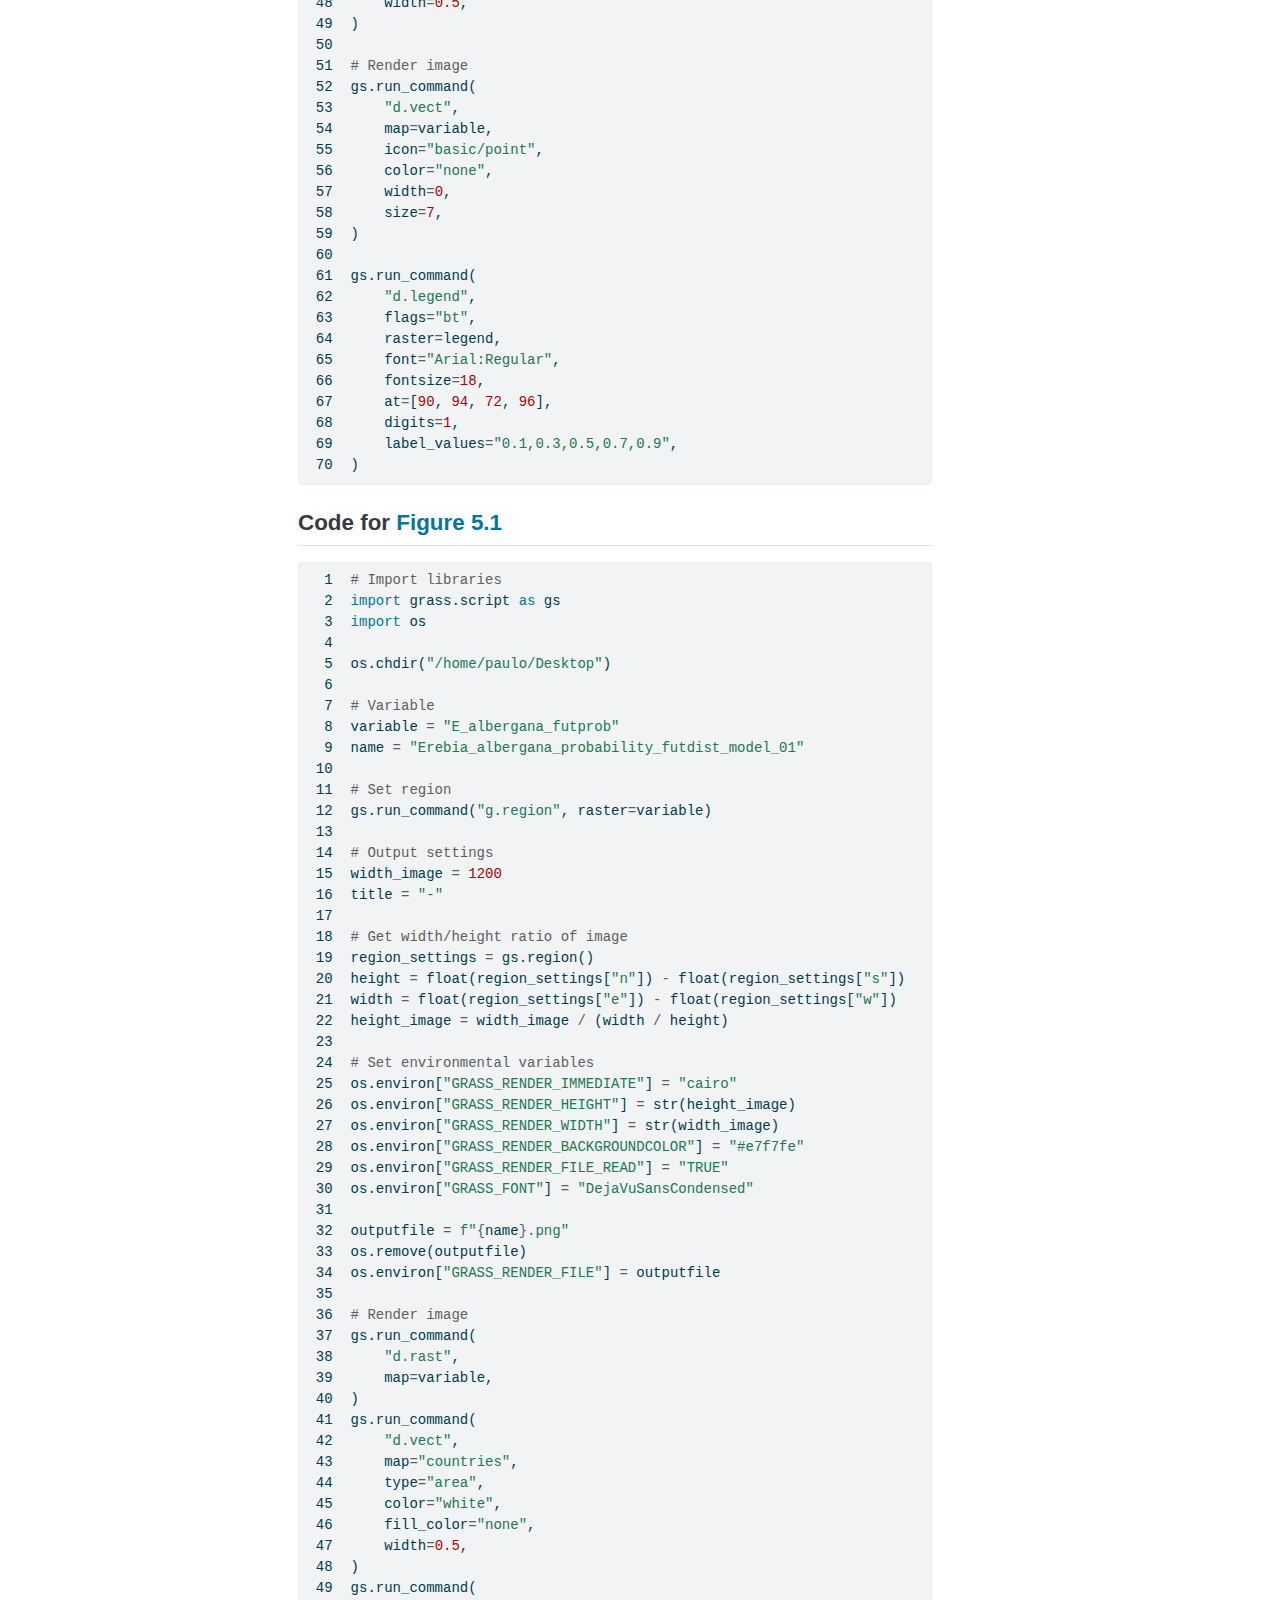
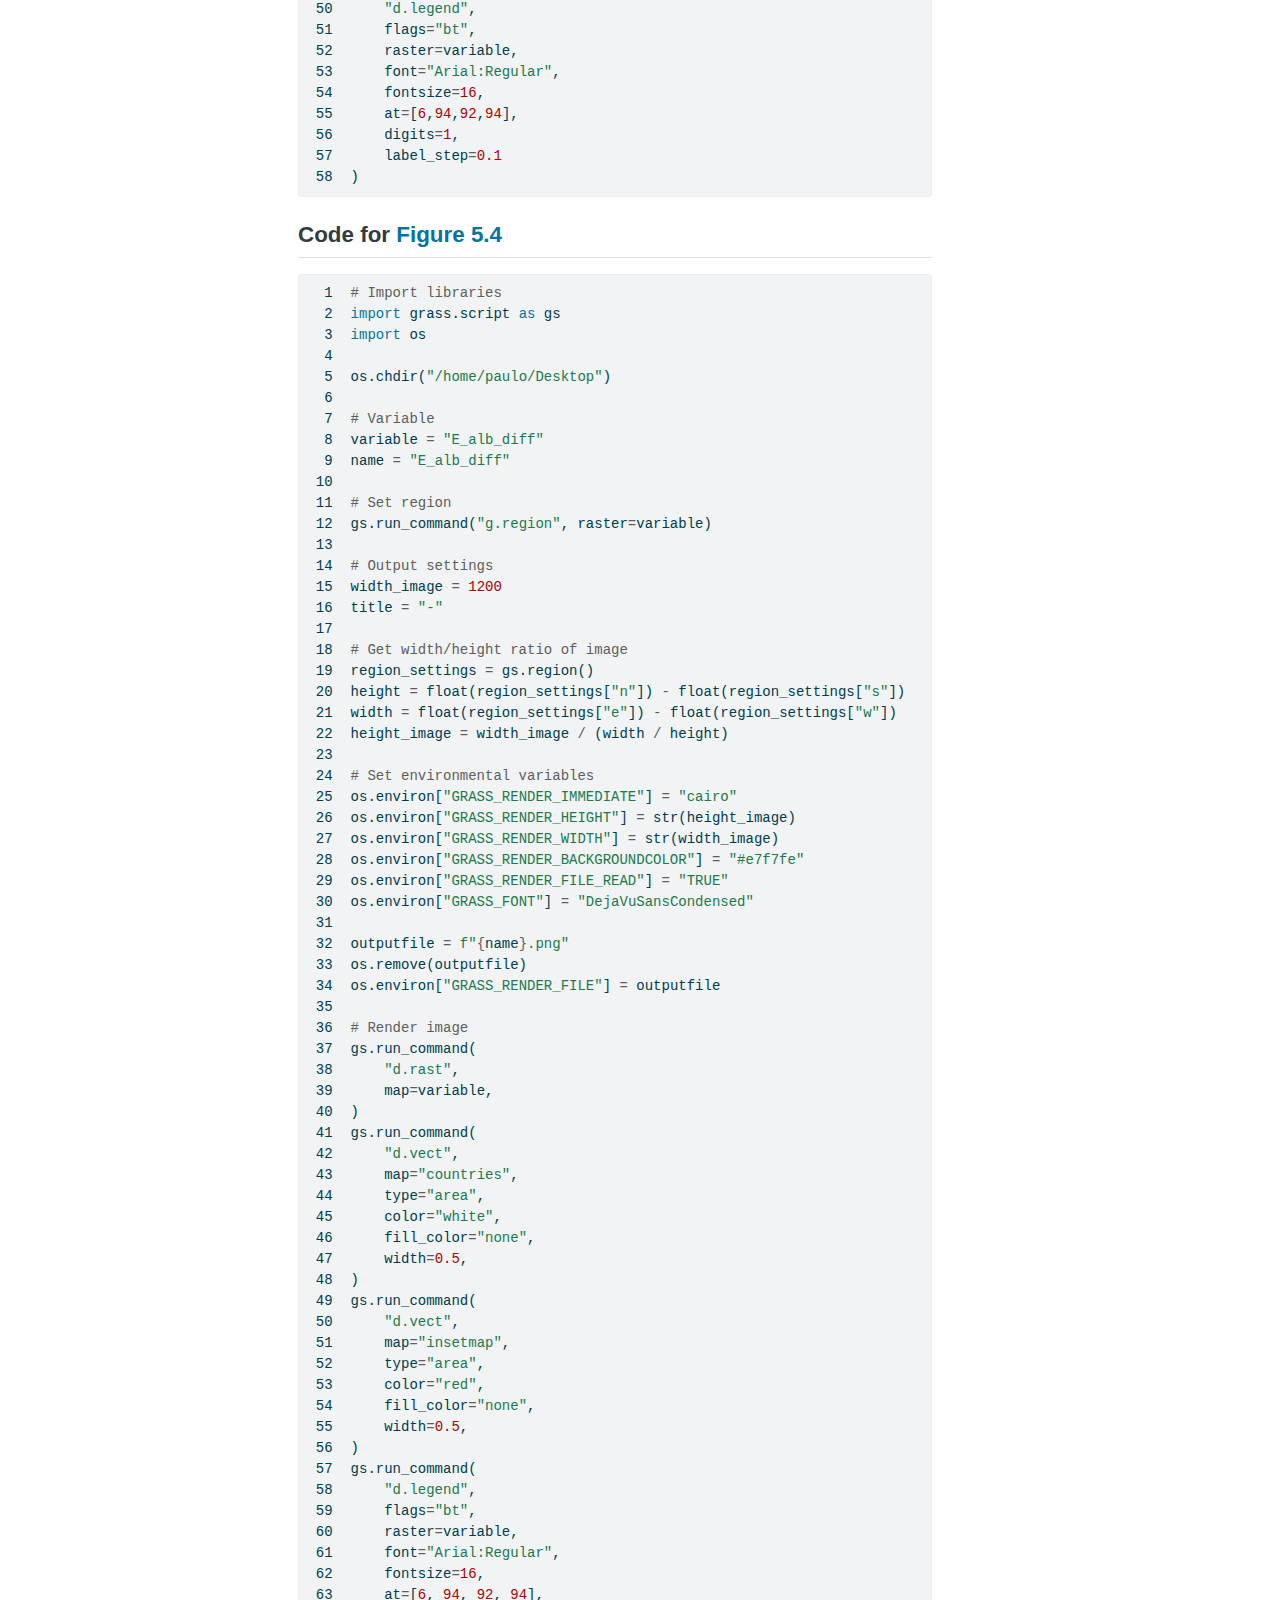
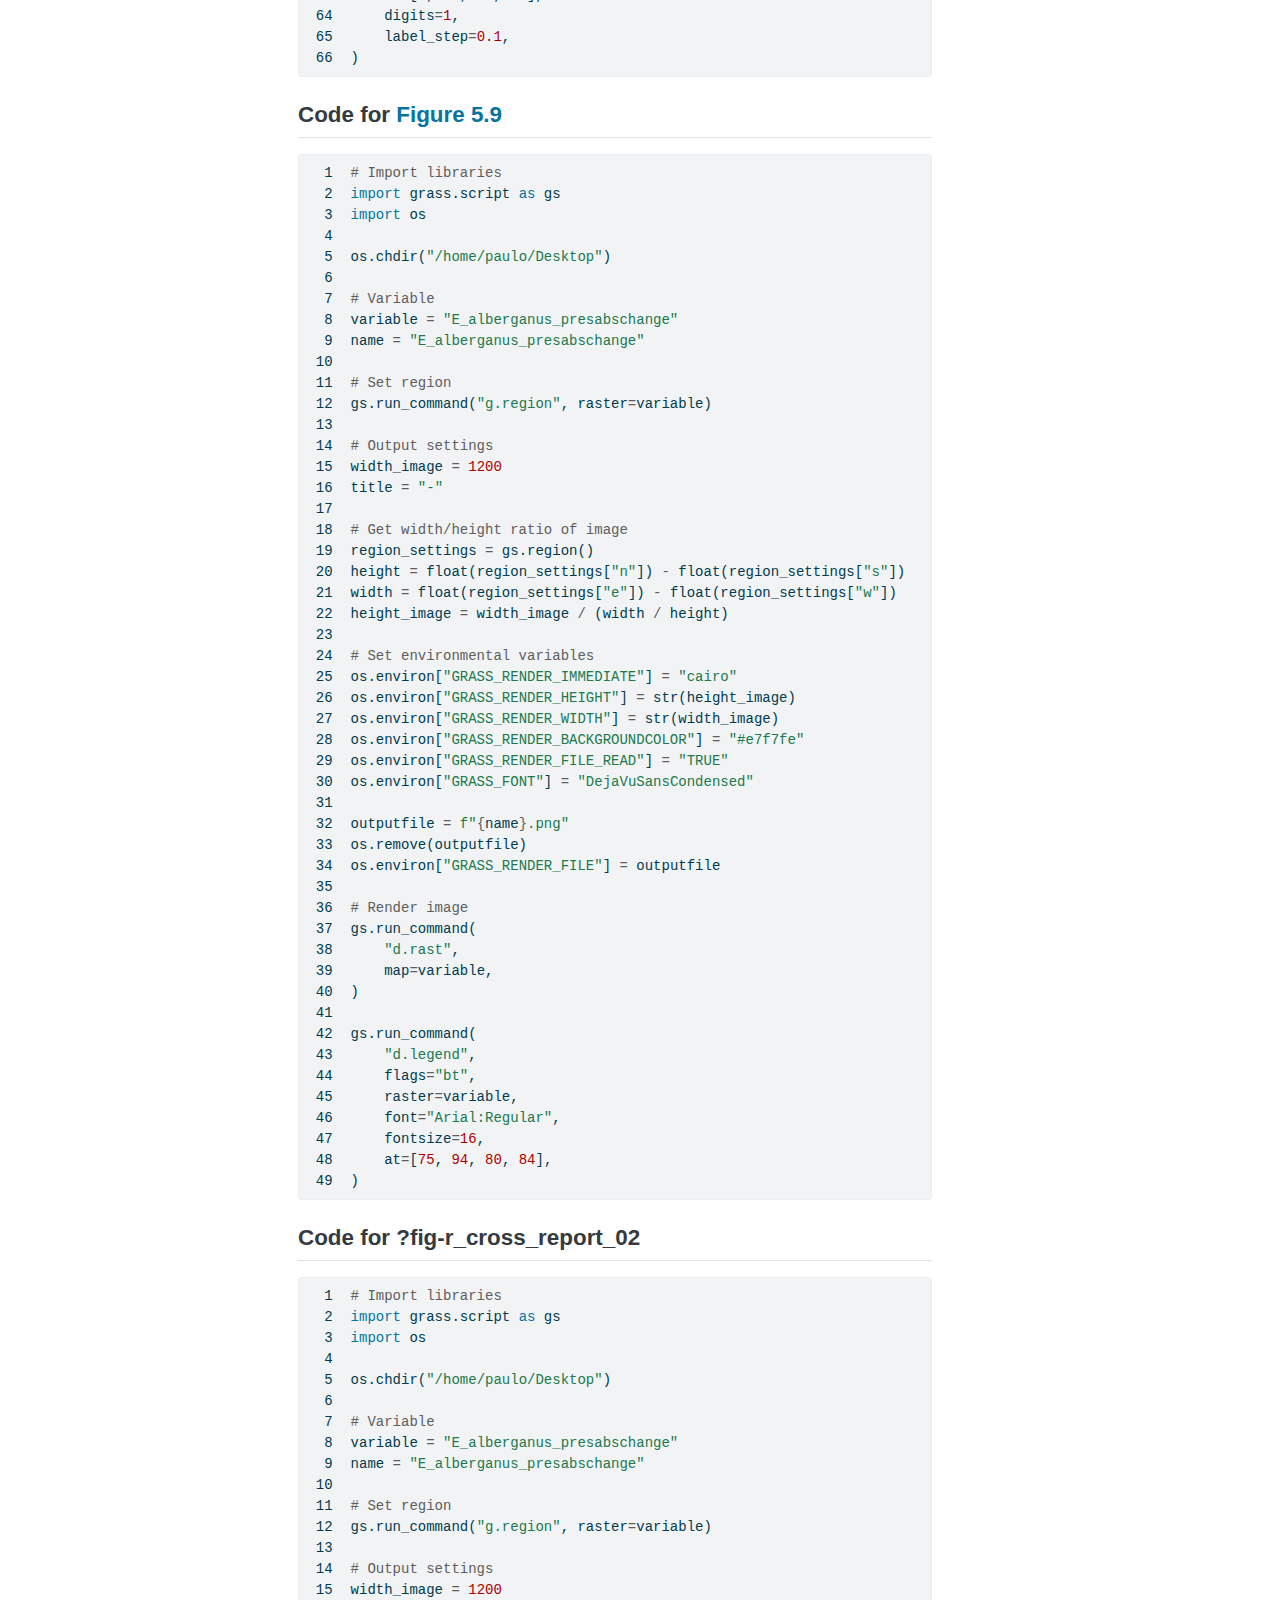
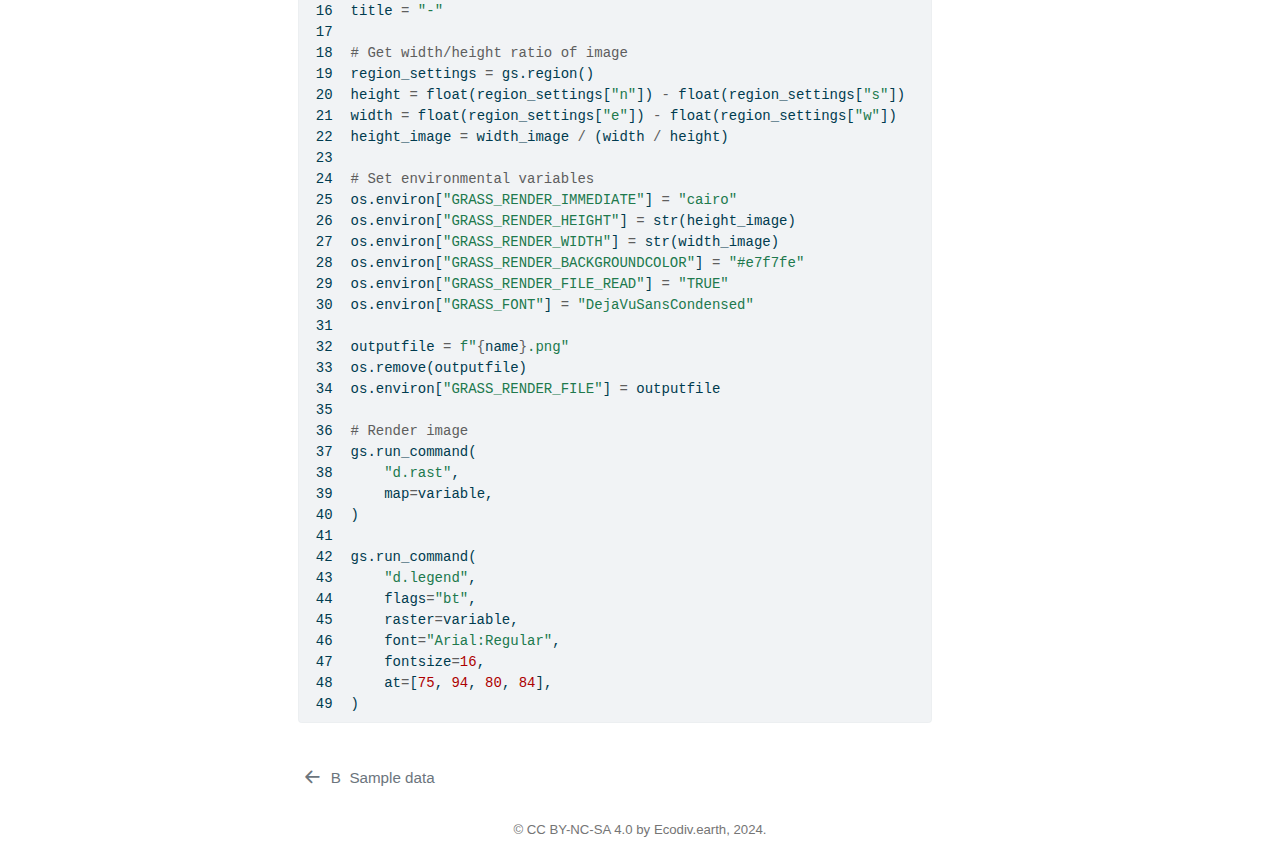
<file: sdmingrassgis/A4_scriptmap.html>
<!DOCTYPE html>
<html xmlns="http://www.w3.org/1999/xhtml" lang="en" xml:lang="en"><head>

<meta charset="utf-8">
<meta name="generator" content="quarto-1.5.56">

<meta name="viewport" content="width=device-width, initial-scale=1.0, user-scalable=yes">

<meta name="author" content="Paulo van Breugel">

<title>Ecodiv.earth | sdm in grass gis – Species distribution modeling</title>
<style>
code{white-space: pre-wrap;}
span.smallcaps{font-variant: small-caps;}
div.columns{display: flex; gap: min(4vw, 1.5em);}
div.column{flex: auto; overflow-x: auto;}
div.hanging-indent{margin-left: 1.5em; text-indent: -1.5em;}
ul.task-list{list-style: none;}
ul.task-list li input[type="checkbox"] {
  width: 0.8em;
  margin: 0 0.8em 0.2em -1em; /* quarto-specific, see https://github.com/quarto-dev/quarto-cli/issues/4556 */ 
  vertical-align: middle;
}
/* CSS for syntax highlighting */
pre > code.sourceCode { white-space: pre; position: relative; }
pre > code.sourceCode > span { line-height: 1.25; }
pre > code.sourceCode > span:empty { height: 1.2em; }
.sourceCode { overflow: visible; }
code.sourceCode > span { color: inherit; text-decoration: inherit; }
div.sourceCode { margin: 1em 0; }
pre.sourceCode { margin: 0; }
@media screen {
div.sourceCode { overflow: auto; }
}
@media print {
pre > code.sourceCode { white-space: pre-wrap; }
pre > code.sourceCode > span { display: inline-block; text-indent: -5em; padding-left: 5em; }
}
pre.numberSource code
  { counter-reset: source-line 0; }
pre.numberSource code > span
  { position: relative; left: -4em; counter-increment: source-line; }
pre.numberSource code > span > a:first-child::before
  { content: counter(source-line);
    position: relative; left: -1em; text-align: right; vertical-align: baseline;
    border: none; display: inline-block;
    -webkit-touch-callout: none; -webkit-user-select: none;
    -khtml-user-select: none; -moz-user-select: none;
    -ms-user-select: none; user-select: none;
    padding: 0 4px; width: 4em;
  }
pre.numberSource { margin-left: 3em;  padding-left: 4px; }
div.sourceCode
  {   }
@media screen {
pre > code.sourceCode > span > a:first-child::before { text-decoration: underline; }
}
/* CSS for citations */
div.csl-bib-body { }
div.csl-entry {
  clear: both;
}
.hanging-indent div.csl-entry {
  margin-left:2em;
  text-indent:-2em;
}
div.csl-left-margin {
  min-width:2em;
  float:left;
}
div.csl-right-inline {
  margin-left:2em;
  padding-left:1em;
}
div.csl-indent {
  margin-left: 2em;
}</style>


<script src="site_libs/quarto-nav/quarto-nav.js"></script>
<script src="site_libs/quarto-nav/headroom.min.js"></script>
<script src="site_libs/clipboard/clipboard.min.js"></script>
<script src="site_libs/quarto-search/autocomplete.umd.js"></script>
<script src="site_libs/quarto-search/fuse.min.js"></script>
<script src="site_libs/quarto-search/quarto-search.js"></script>
<meta name="quarto:offset" content="./">
<link href="./A3_sampledata.html" rel="prev">
<link href="./images/favicon.ico" rel="icon">
<script src="site_libs/quarto-html/quarto.js"></script>
<script src="site_libs/quarto-html/popper.min.js"></script>
<script src="site_libs/quarto-html/tippy.umd.min.js"></script>
<script src="site_libs/quarto-html/anchor.min.js"></script>
<link href="site_libs/quarto-html/tippy.css" rel="stylesheet">
<link href="site_libs/quarto-html/quarto-syntax-highlighting.css" rel="stylesheet" class="quarto-color-scheme" id="quarto-text-highlighting-styles">
<link href="site_libs/quarto-html/quarto-syntax-highlighting-dark.css" rel="prefetch" class="quarto-color-scheme quarto-color-alternate" id="quarto-text-highlighting-styles">
<script src="site_libs/bootstrap/bootstrap.min.js"></script>
<link href="site_libs/bootstrap/bootstrap-icons.css" rel="stylesheet">
<link href="site_libs/bootstrap/bootstrap.min.css" rel="stylesheet" class="quarto-color-scheme" id="quarto-bootstrap" data-mode="light">
<link href="site_libs/bootstrap/bootstrap-dark.min.css" rel="prefetch" class="quarto-color-scheme quarto-color-alternate" id="quarto-bootstrap" data-mode="dark">
<script id="quarto-search-options" type="application/json">{
  "location": "navbar",
  "copy-button": false,
  "collapse-after": 3,
  "panel-placement": "end",
  "type": "overlay",
  "limit": 50,
  "keyboard-shortcut": [
    "f",
    "/",
    "s"
  ],
  "show-item-context": false,
  "language": {
    "search-no-results-text": "No results",
    "search-matching-documents-text": "matching documents",
    "search-copy-link-title": "Copy link to search",
    "search-hide-matches-text": "Hide additional matches",
    "search-more-match-text": "more match in this document",
    "search-more-matches-text": "more matches in this document",
    "search-clear-button-title": "Clear",
    "search-text-placeholder": "",
    "search-detached-cancel-button-title": "Cancel",
    "search-submit-button-title": "Submit",
    "search-label": "Search"
  }
}</script>
<style>html{ scroll-behavior: smooth; }</style>


<meta property="og:title" content="Ecodiv.earth | sdm in grass gis">
<meta property="og:site_name" content="Species distribution modeling">
<meta name="twitter:title" content="Ecodiv.earth | sdm in grass gis">
<meta name="twitter:site" content="@ecodiv">
<meta name="twitter:card" content="summary">
</head>

<body class="nav-sidebar floating nav-fixed">

<div id="quarto-search-results"></div>
  <header id="quarto-header" class="headroom fixed-top">
    <nav class="navbar navbar-expand-lg " data-bs-theme="dark">
      <div class="navbar-container container-fluid">
      <div class="navbar-brand-container mx-auto">
    <a href="./index.html" class="navbar-brand navbar-brand-logo">
    <img src="./images/logo.png" alt="" class="navbar-logo">
    </a>
    <a class="navbar-brand" href="./index.html">
    <span class="navbar-title">Species distribution modeling</span>
    </a>
  </div>
            <div id="quarto-search" class="" title="Search"></div>
          <button class="navbar-toggler" type="button" data-bs-toggle="collapse" data-bs-target="#navbarCollapse" aria-controls="navbarCollapse" role="menu" aria-expanded="false" aria-label="Toggle navigation" onclick="if (window.quartoToggleHeadroom) { window.quartoToggleHeadroom(); }">
  <span class="navbar-toggler-icon"></span>
</button>
          <div class="collapse navbar-collapse" id="navbarCollapse">
            <ul class="navbar-nav navbar-nav-scroll ms-auto">
  <li class="nav-item">
    <a class="nav-link" href="https://ecodiv.earth"> <i class="bi bi-home" role="img">
</i> 
<span class="menu-text">Ecodiv.earth</span></a>
  </li>  
</ul>
          </div> <!-- /navcollapse -->
            <div class="quarto-navbar-tools tools-wide">
    <div class="dropdown">
      <a href="" title="Share" id="quarto-navigation-tool-dropdown-0" class="quarto-navigation-tool dropdown-toggle px-1" data-bs-toggle="dropdown" aria-expanded="false" role="link" aria-label="Share"><i class="bi bi-share"></i></a>
      <ul class="dropdown-menu" aria-labelledby="quarto-navigation-tool-dropdown-0">
          <li>
            <a class="dropdown-item quarto-navbar-tools-item" href="https://twitter.com/intent/tweet?url=|url|">
              <i class="bi bi-twitter pe-1"></i>
            Twitter
            </a>
          </li>
          <li>
            <a class="dropdown-item quarto-navbar-tools-item" href="https://www.facebook.com/sharer/sharer.php?u=|url|">
              <i class="bi bi-facebook pe-1"></i>
            Facebook
            </a>
          </li>
          <li>
            <a class="dropdown-item quarto-navbar-tools-item" href="https://www.linkedin.com/sharing/share-offsite/?url=|url|">
              <i class="bi bi-linkedin pe-1"></i>
            LinkedIn
            </a>
          </li>
      </ul>
    </div>
  <a href="" class="quarto-color-scheme-toggle quarto-navigation-tool  px-1" onclick="window.quartoToggleColorScheme(); return false;" title="Toggle dark mode"><i class="bi"></i></a>
  <a href="" class="quarto-reader-toggle quarto-navigation-tool px-1" onclick="window.quartoToggleReader(); return false;" title="Toggle reader mode">
  <div class="quarto-reader-toggle-btn">
  <i class="bi"></i>
  </div>
</a>
</div>
      </div> <!-- /container-fluid -->
    </nav>
  <nav class="quarto-secondary-nav">
    <div class="container-fluid d-flex">
      <button type="button" class="quarto-btn-toggle btn" data-bs-toggle="collapse" role="button" data-bs-target=".quarto-sidebar-collapse-item" aria-controls="quarto-sidebar" aria-expanded="false" aria-label="Toggle sidebar navigation" onclick="if (window.quartoToggleHeadroom) { window.quartoToggleHeadroom(); }">
        <i class="bi bi-layout-text-sidebar-reverse"></i>
      </button>
        <nav class="quarto-page-breadcrumbs" aria-label="breadcrumb"><ol class="breadcrumb"><li class="breadcrumb-item"><a href="./A1_grassbasics.html">Appendices</a></li><li class="breadcrumb-item"><a href="./A4_scriptmap.html"><span class="chapter-number">C</span>&nbsp; <span class="chapter-title">Scripting a map</span></a></li></ol></nav>
        <a class="flex-grow-1" role="navigation" data-bs-toggle="collapse" data-bs-target=".quarto-sidebar-collapse-item" aria-controls="quarto-sidebar" aria-expanded="false" aria-label="Toggle sidebar navigation" onclick="if (window.quartoToggleHeadroom) { window.quartoToggleHeadroom(); }">      
        </a>
    </div>
  </nav>
</header>
<!-- content -->
<div id="quarto-content" class="quarto-container page-columns page-rows-contents page-layout-article page-navbar">
<!-- sidebar -->
  <nav id="quarto-sidebar" class="sidebar collapse collapse-horizontal quarto-sidebar-collapse-item sidebar-navigation floating overflow-auto">
    <div class="pt-lg-2 mt-2 text-left sidebar-header sidebar-header-stacked">
      <a href="./index.html" class="sidebar-logo-link">
      <img src="./images/logo_SDM2.png" alt="" class="sidebar-logo py-0 d-lg-inline d-none">
      </a>
      </div>
    <div class="sidebar-menu-container"> 
    <ul class="list-unstyled mt-1">
        <li class="sidebar-item">
  <div class="sidebar-item-container"> 
  <a href="./index.html" class="sidebar-item-text sidebar-link">
 <span class="menu-text">Preface</span></a>
  </div>
</li>
        <li class="sidebar-item">
  <div class="sidebar-item-container"> 
  <a href="./1_introduction.html" class="sidebar-item-text sidebar-link">
 <span class="menu-text"><span class="chapter-number">1</span>&nbsp; <span class="chapter-title">Introduction</span></span></a>
  </div>
</li>
        <li class="sidebar-item">
  <div class="sidebar-item-container"> 
  <a href="./2_obtaining_data.html" class="sidebar-item-text sidebar-link">
 <span class="menu-text"><span class="chapter-number">2</span>&nbsp; <span class="chapter-title">Acquire the data</span></span></a>
  </div>
</li>
        <li class="sidebar-item">
  <div class="sidebar-item-container"> 
  <a href="./3_data_preparation.html" class="sidebar-item-text sidebar-link">
 <span class="menu-text"><span class="chapter-number">3</span>&nbsp; <span class="chapter-title">Prepare the data</span></span></a>
  </div>
</li>
        <li class="sidebar-item">
  <div class="sidebar-item-container"> 
  <a href="./4_model_training.html" class="sidebar-item-text sidebar-link">
 <span class="menu-text"><span class="chapter-number">4</span>&nbsp; <span class="chapter-title">Model training</span></span></a>
  </div>
</li>
        <li class="sidebar-item">
  <div class="sidebar-item-container"> 
  <a href="./5_model_prediction.html" class="sidebar-item-text sidebar-link">
 <span class="menu-text"><span class="chapter-number">5</span>&nbsp; <span class="chapter-title">Model prediction</span></span></a>
  </div>
</li>
        <li class="sidebar-item">
  <div class="sidebar-item-container"> 
  <a href="./references.html" class="sidebar-item-text sidebar-link">
 <span class="menu-text">References</span></a>
  </div>
</li>
        <li class="sidebar-item sidebar-item-section">
      <div class="sidebar-item-container"> 
            <a class="sidebar-item-text sidebar-link text-start" data-bs-toggle="collapse" data-bs-target="#quarto-sidebar-section-1" role="navigation" aria-expanded="true">
 <span class="menu-text">Appendices</span></a>
          <a class="sidebar-item-toggle text-start" data-bs-toggle="collapse" data-bs-target="#quarto-sidebar-section-1" role="navigation" aria-expanded="true" aria-label="Toggle section">
            <i class="bi bi-chevron-right ms-2"></i>
          </a> 
      </div>
      <ul id="quarto-sidebar-section-1" class="collapse list-unstyled sidebar-section depth1 show">  
          <li class="sidebar-item">
  <div class="sidebar-item-container"> 
  <a href="./A1_grassbasics.html" class="sidebar-item-text sidebar-link">
 <span class="menu-text"><span class="chapter-number">A</span>&nbsp; <span class="chapter-title">Working in GRASS GIS</span></span></a>
  </div>
</li>
          <li class="sidebar-item">
  <div class="sidebar-item-container"> 
  <a href="./A3_sampledata.html" class="sidebar-item-text sidebar-link">
 <span class="menu-text"><span class="chapter-number">B</span>&nbsp; <span class="chapter-title">Sample data</span></span></a>
  </div>
</li>
          <li class="sidebar-item">
  <div class="sidebar-item-container"> 
  <a href="./A4_scriptmap.html" class="sidebar-item-text sidebar-link active">
 <span class="menu-text"><span class="chapter-number">C</span>&nbsp; <span class="chapter-title">Scripting a map</span></span></a>
  </div>
</li>
      </ul>
  </li>
    </ul>
    </div>
</nav>
<div id="quarto-sidebar-glass" class="quarto-sidebar-collapse-item" data-bs-toggle="collapse" data-bs-target=".quarto-sidebar-collapse-item"></div>
<!-- margin-sidebar -->
    <div id="quarto-margin-sidebar" class="sidebar margin-sidebar">
        <nav id="TOC" role="doc-toc" class="toc-active">
    <h2 id="toc-title">Table of contents</h2>
   
  <ul>
  <li><a href="#sec-rangemapoccurrences" id="toc-sec-rangemapoccurrences" class="nav-link active" data-scroll-target="#sec-rangemapoccurrences">Code for Figure&nbsp;<span>2.5</span></a></li>
  <li><a href="#sec-bioclimvars" id="toc-sec-bioclimvars" class="nav-link" data-scroll-target="#sec-bioclimvars">Code for Figure&nbsp;<span>2.7</span></a></li>
  <li><a href="#sec-futbioclimvars" id="toc-sec-futbioclimvars" class="nav-link" data-scroll-target="#sec-futbioclimvars">Code for Figure&nbsp;<span>2.9</span></a></li>
  <li><a href="#sec-probmapmodel1" id="toc-sec-probmapmodel1" class="nav-link" data-scroll-target="#sec-probmapmodel1">Code for Figure&nbsp;<span>4.3</span></a></li>
  <li><a href="#sec-samlepred_model_01" id="toc-sec-samlepred_model_01" class="nav-link" data-scroll-target="#sec-samlepred_model_01">Code for Figure&nbsp;<span>4.4</span></a></li>
  <li><a href="#sec-bgrpred_model_011" id="toc-sec-bgrpred_model_011" class="nav-link" data-scroll-target="#sec-bgrpred_model_011">Code for Figure&nbsp;<span>4.5</span></a></li>
  <li><a href="#sec-futdistr_01" id="toc-sec-futdistr_01" class="nav-link" data-scroll-target="#sec-futdistr_01">Code for Figure&nbsp;<span>5.1</span></a></li>
  <li><a href="#sec-changemap01" id="toc-sec-changemap01" class="nav-link" data-scroll-target="#sec-changemap01">Code for Figure&nbsp;<span>5.4</span></a></li>
  <li><a href="#sec-r_cross_report_01" id="toc-sec-r_cross_report_01" class="nav-link" data-scroll-target="#sec-r_cross_report_01">Code for Figure&nbsp;<span>5.9</span></a></li>
  <li><a href="#sec-r_cross_report_02" id="toc-sec-r_cross_report_02" class="nav-link" data-scroll-target="#sec-r_cross_report_02">Code for Figure&nbsp;<span class="quarto-unresolved-ref">fig-r_cross_report_02</span></a></li>
  </ul>
</nav>
    </div>
<!-- main -->
<main class="content" id="quarto-document-content">

<header id="title-block-header" class="quarto-title-block default"><nav class="quarto-page-breadcrumbs quarto-title-breadcrumbs d-none d-lg-block" aria-label="breadcrumb"><ol class="breadcrumb"><li class="breadcrumb-item"><a href="./A1_grassbasics.html">Appendices</a></li><li class="breadcrumb-item"><a href="./A4_scriptmap.html"><span class="chapter-number">C</span>&nbsp; <span class="chapter-title">Scripting a map</span></a></li></ol></nav>
<div class="quarto-title">
<h1 class="title"><span id="sec-scriptingamap" class="quarto-section-identifier">Appendix C. Scripting a map</span></h1>
</div>



<div class="quarto-title-meta">

    
  
    
  </div>
  


</header>


<section id="sec-rangemapoccurrences" class="level2 unnumbered">
<h2 class="unnumbered anchored" data-anchor-id="sec-rangemapoccurrences">Code for <a href="2_obtaining_data.html#fig-rangemapoccurrences" class="quarto-xref">Figure&nbsp;<span>2.5</span></a></h2>
<div class="sourceCode" id="cb1"><pre class="sourceCode numberSource python number-lines code-with-copy"><code class="sourceCode python"><span id="cb1-1"><a href="#cb1-1"></a><span class="co"># Import libraries</span></span>
<span id="cb1-2"><a href="#cb1-2"></a><span class="im">import</span> grass.script <span class="im">as</span> gs</span>
<span id="cb1-3"><a href="#cb1-3"></a><span class="im">import</span> os</span>
<span id="cb1-4"><a href="#cb1-4"></a></span>
<span id="cb1-5"><a href="#cb1-5"></a><span class="co"># Set region</span></span>
<span id="cb1-6"><a href="#cb1-6"></a>gs.run_command(<span class="st">"g.region"</span>, vector<span class="op">=</span><span class="st">"aoi"</span>, res<span class="op">=</span><span class="dv">100</span>)</span>
<span id="cb1-7"><a href="#cb1-7"></a></span>
<span id="cb1-8"><a href="#cb1-8"></a><span class="co"># Output settings</span></span>
<span id="cb1-9"><a href="#cb1-9"></a>outputfile <span class="op">=</span> <span class="st">"rangemap.png"</span></span>
<span id="cb1-10"><a href="#cb1-10"></a>width_image <span class="op">=</span> <span class="dv">3600</span></span>
<span id="cb1-11"><a href="#cb1-11"></a>title <span class="op">=</span> <span class="st">"Erebia albergana range map"</span></span>
<span id="cb1-12"><a href="#cb1-12"></a>os.remove(outputfile)</span>
<span id="cb1-13"><a href="#cb1-13"></a></span>
<span id="cb1-14"><a href="#cb1-14"></a><span class="co"># Get width/height ratio of image</span></span>
<span id="cb1-15"><a href="#cb1-15"></a>region_settings <span class="op">=</span> gs.region()</span>
<span id="cb1-16"><a href="#cb1-16"></a>height <span class="op">=</span> <span class="bu">float</span>(region_settings[<span class="st">"n"</span>]) <span class="op">-</span> <span class="bu">float</span>(region_settings[<span class="st">"s"</span>])</span>
<span id="cb1-17"><a href="#cb1-17"></a>width <span class="op">=</span> <span class="bu">float</span>(region_settings[<span class="st">"e"</span>]) <span class="op">-</span> <span class="bu">float</span>(region_settings[<span class="st">"w"</span>])</span>
<span id="cb1-18"><a href="#cb1-18"></a>height_image <span class="op">=</span> width_image <span class="op">/</span> (width <span class="op">/</span> height)</span>
<span id="cb1-19"><a href="#cb1-19"></a></span>
<span id="cb1-20"><a href="#cb1-20"></a><span class="co"># Set environmental variables</span></span>
<span id="cb1-21"><a href="#cb1-21"></a>os.environ[<span class="st">"GRASS_RENDER_IMMEDIATE"</span>] <span class="op">=</span> <span class="st">"cairo"</span></span>
<span id="cb1-22"><a href="#cb1-22"></a>os.environ[<span class="st">"GRASS_RENDER_FILE"</span>] <span class="op">=</span> outputfile</span>
<span id="cb1-23"><a href="#cb1-23"></a>os.environ[<span class="st">"GRASS_RENDER_HEIGHT"</span>] <span class="op">=</span> <span class="bu">str</span>(height_image)</span>
<span id="cb1-24"><a href="#cb1-24"></a>os.environ[<span class="st">"GRASS_RENDER_WIDTH"</span>] <span class="op">=</span> <span class="bu">str</span>(width_image)</span>
<span id="cb1-25"><a href="#cb1-25"></a>os.environ[<span class="st">"GRASS_RENDER_FILE_READ"</span>] <span class="op">=</span> <span class="st">"TRUE"</span></span>
<span id="cb1-26"><a href="#cb1-26"></a>os.environ[<span class="st">"GRASS_FONT"</span>] <span class="op">=</span> <span class="st">"DejaVuSansCondensed"</span></span>
<span id="cb1-27"><a href="#cb1-27"></a></span>
<span id="cb1-28"><a href="#cb1-28"></a><span class="co"># Render image</span></span>
<span id="cb1-29"><a href="#cb1-29"></a>gs.run_command(</span>
<span id="cb1-30"><a href="#cb1-30"></a>    <span class="st">"d.vect"</span>,</span>
<span id="cb1-31"><a href="#cb1-31"></a>    <span class="bu">map</span><span class="op">=</span><span class="st">"aoi"</span>,</span>
<span id="cb1-32"><a href="#cb1-32"></a>    <span class="bu">type</span><span class="op">=</span><span class="st">"area"</span>,</span>
<span id="cb1-33"><a href="#cb1-33"></a>    color<span class="op">=</span><span class="st">"199:226:234"</span>,</span>
<span id="cb1-34"><a href="#cb1-34"></a>    fill_color<span class="op">=</span><span class="st">"199:226:234"</span>,</span>
<span id="cb1-35"><a href="#cb1-35"></a>    width<span class="op">=</span><span class="dv">1</span>,</span>
<span id="cb1-36"><a href="#cb1-36"></a>)</span>
<span id="cb1-37"><a href="#cb1-37"></a>gs.run_command(</span>
<span id="cb1-38"><a href="#cb1-38"></a>    <span class="st">"d.vect"</span>,</span>
<span id="cb1-39"><a href="#cb1-39"></a>    <span class="bu">map</span><span class="op">=</span><span class="st">"countries"</span>,</span>
<span id="cb1-40"><a href="#cb1-40"></a>    <span class="bu">type</span><span class="op">=</span><span class="st">"area"</span>,</span>
<span id="cb1-41"><a href="#cb1-41"></a>    color<span class="op">=</span><span class="st">"195:195:195"</span>,</span>
<span id="cb1-42"><a href="#cb1-42"></a>    fill_color<span class="op">=</span><span class="st">"236:236:236"</span>,</span>
<span id="cb1-43"><a href="#cb1-43"></a>    width<span class="op">=</span><span class="dv">1</span>,</span>
<span id="cb1-44"><a href="#cb1-44"></a>)</span>
<span id="cb1-45"><a href="#cb1-45"></a>gs.run_command(</span>
<span id="cb1-46"><a href="#cb1-46"></a>    <span class="st">"d.vect"</span>,</span>
<span id="cb1-47"><a href="#cb1-47"></a>    <span class="bu">map</span><span class="op">=</span><span class="st">"occurrences"</span>,</span>
<span id="cb1-48"><a href="#cb1-48"></a>    <span class="bu">type</span><span class="op">=</span><span class="st">"point"</span>,</span>
<span id="cb1-49"><a href="#cb1-49"></a>    color<span class="op">=</span><span class="st">"211:24:24:255"</span>,</span>
<span id="cb1-50"><a href="#cb1-50"></a>    fill_color<span class="op">=</span><span class="st">"211:24:24:100"</span>,</span>
<span id="cb1-51"><a href="#cb1-51"></a>    width<span class="op">=</span><span class="dv">10</span>,</span>
<span id="cb1-52"><a href="#cb1-52"></a>)</span>
<span id="cb1-53"><a href="#cb1-53"></a>gs.run_command(</span>
<span id="cb1-54"><a href="#cb1-54"></a>    <span class="st">"d.vect"</span>,</span>
<span id="cb1-55"><a href="#cb1-55"></a>    <span class="bu">map</span><span class="op">=</span><span class="st">"rangemap"</span>,</span>
<span id="cb1-56"><a href="#cb1-56"></a>    <span class="bu">type</span><span class="op">=</span><span class="st">"area"</span>,</span>
<span id="cb1-57"><a href="#cb1-57"></a>    color<span class="op">=</span><span class="st">"255:255:255"</span>,</span>
<span id="cb1-58"><a href="#cb1-58"></a>    fill_color<span class="op">=</span><span class="st">"none"</span>,</span>
<span id="cb1-59"><a href="#cb1-59"></a>    width<span class="op">=</span><span class="dv">6</span>,</span>
<span id="cb1-60"><a href="#cb1-60"></a>)</span>
<span id="cb1-61"><a href="#cb1-61"></a>gs.run_command(</span>
<span id="cb1-62"><a href="#cb1-62"></a>    <span class="st">"d.vect"</span>,</span>
<span id="cb1-63"><a href="#cb1-63"></a>    <span class="bu">map</span><span class="op">=</span><span class="st">"rangemap"</span>,</span>
<span id="cb1-64"><a href="#cb1-64"></a>    <span class="bu">type</span><span class="op">=</span><span class="st">"area"</span>,</span>
<span id="cb1-65"><a href="#cb1-65"></a>    color<span class="op">=</span><span class="st">"43:151:37"</span>,</span>
<span id="cb1-66"><a href="#cb1-66"></a>    fill_color<span class="op">=</span><span class="st">"none"</span>,</span>
<span id="cb1-67"><a href="#cb1-67"></a>    width<span class="op">=</span><span class="dv">3</span>,</span>
<span id="cb1-68"><a href="#cb1-68"></a>)</span>
<span id="cb1-69"><a href="#cb1-69"></a>gs.run_command(</span>
<span id="cb1-70"><a href="#cb1-70"></a>    <span class="st">"d.grid"</span>,</span>
<span id="cb1-71"><a href="#cb1-71"></a>    size<span class="op">=</span><span class="dv">5</span>,</span>
<span id="cb1-72"><a href="#cb1-72"></a>    color<span class="op">=</span><span class="st">"190:190:190"</span>,</span>
<span id="cb1-73"><a href="#cb1-73"></a>    text_color<span class="op">=</span><span class="st">"100:100:100"</span>,</span>
<span id="cb1-74"><a href="#cb1-74"></a>    border_color<span class="op">=</span><span class="st">"160:160:160"</span>,</span>
<span id="cb1-75"><a href="#cb1-75"></a>    fontsize<span class="op">=</span><span class="dv">24</span>,</span>
<span id="cb1-76"><a href="#cb1-76"></a>    width<span class="op">=</span><span class="fl">0.5</span>,</span>
<span id="cb1-77"><a href="#cb1-77"></a>)</span></code><button title="Copy to Clipboard" class="code-copy-button"><i class="bi"></i></button></pre></div>
</section>
<section id="sec-bioclimvars" class="level2 unnumbered">
<h2 class="unnumbered anchored" data-anchor-id="sec-bioclimvars">Code for <a href="2_obtaining_data.html#fig-bioclimvars" class="quarto-xref">Figure&nbsp;<span>2.7</span></a></h2>
<div class="sourceCode" id="cb2"><pre class="sourceCode numberSource python number-lines code-with-copy"><code class="sourceCode python"><span id="cb2-1"><a href="#cb2-1"></a><span class="co"># Import libraries</span></span>
<span id="cb2-2"><a href="#cb2-2"></a><span class="im">import</span> grass.script <span class="im">as</span> gs</span>
<span id="cb2-3"><a href="#cb2-3"></a><span class="im">import</span> os</span>
<span id="cb2-4"><a href="#cb2-4"></a></span>
<span id="cb2-5"><a href="#cb2-5"></a><span class="co"># Set region</span></span>
<span id="cb2-6"><a href="#cb2-6"></a>gs.run_command(<span class="st">"g.region"</span>, region<span class="op">=</span><span class="st">"aoi"</span>, res<span class="op">=</span><span class="fl">0.00833</span>)</span>
<span id="cb2-7"><a href="#cb2-7"></a></span>
<span id="cb2-8"><a href="#cb2-8"></a><span class="co"># Variable</span></span>
<span id="cb2-9"><a href="#cb2-9"></a>variables <span class="op">=</span> [<span class="ss">f"bio_</span><span class="sc">{</span>num<span class="sc">}</span><span class="ss">"</span> <span class="cf">for</span> num <span class="kw">in</span> <span class="bu">list</span>(<span class="bu">range</span>(<span class="dv">1</span>, <span class="dv">20</span>))]</span>
<span id="cb2-10"><a href="#cb2-10"></a>names <span class="op">=</span> [</span>
<span id="cb2-11"><a href="#cb2-11"></a>    <span class="st">"BIO1 - Annual Mean Temperature"</span>,</span>
<span id="cb2-12"><a href="#cb2-12"></a>    <span class="st">"BIO2 - Mean Diurnal Range"</span>,</span>
<span id="cb2-13"><a href="#cb2-13"></a>    <span class="st">"BIO3 - Isothermality"</span>,</span>
<span id="cb2-14"><a href="#cb2-14"></a>    <span class="st">"BIO4 - Temperature Seasonality"</span>,</span>
<span id="cb2-15"><a href="#cb2-15"></a>    <span class="st">"BIO5 - Max Temperature of Warmest Month"</span>,</span>
<span id="cb2-16"><a href="#cb2-16"></a>    <span class="st">"BIO6 - Min Temperature of Coldest Month"</span>,</span>
<span id="cb2-17"><a href="#cb2-17"></a>    <span class="st">"BIO7 - Temperature Annual Range"</span>,</span>
<span id="cb2-18"><a href="#cb2-18"></a>    <span class="st">"BIO8 - Mean Temperature of Wettest Quarter"</span>,</span>
<span id="cb2-19"><a href="#cb2-19"></a>    <span class="st">"BIO9 - Mean Temperature of Driest Quarter"</span>,</span>
<span id="cb2-20"><a href="#cb2-20"></a>    <span class="st">"BIO10 - Mean Temperature of Warmest Quarter"</span>,</span>
<span id="cb2-21"><a href="#cb2-21"></a>    <span class="st">"BIO11 - Mean Temperature of Coldest Quarter"</span>,</span>
<span id="cb2-22"><a href="#cb2-22"></a>    <span class="st">"BIO12 - Annual Precipitation"</span>,</span>
<span id="cb2-23"><a href="#cb2-23"></a>    <span class="st">"BIO13 - Precipitation of Wettest Month"</span>,</span>
<span id="cb2-24"><a href="#cb2-24"></a>    <span class="st">"BIO14 - Precipitation of Driest Month"</span>,</span>
<span id="cb2-25"><a href="#cb2-25"></a>    <span class="st">"BIO15 - Precipitation Seasonality"</span>,</span>
<span id="cb2-26"><a href="#cb2-26"></a>    <span class="st">"BIO16 - Precipitation of Wettest Quarter"</span>,</span>
<span id="cb2-27"><a href="#cb2-27"></a>    <span class="st">"BIO17 - Precipitation of Driest Quarter"</span>,</span>
<span id="cb2-28"><a href="#cb2-28"></a>    <span class="st">"BIO18 - Precipitation of Warmest Quarter"</span>,</span>
<span id="cb2-29"><a href="#cb2-29"></a>    <span class="st">"BIO19 - Precipitation of Coldest Quarter"</span>,</span>
<span id="cb2-30"><a href="#cb2-30"></a>]</span>
<span id="cb2-31"><a href="#cb2-31"></a></span>
<span id="cb2-32"><a href="#cb2-32"></a><span class="co"># Output settings</span></span>
<span id="cb2-33"><a href="#cb2-33"></a>width_image <span class="op">=</span> <span class="dv">1200</span></span>
<span id="cb2-34"><a href="#cb2-34"></a>title <span class="op">=</span> <span class="st">"-"</span></span>
<span id="cb2-35"><a href="#cb2-35"></a></span>
<span id="cb2-36"><a href="#cb2-36"></a><span class="co"># Get width/height ratio of image</span></span>
<span id="cb2-37"><a href="#cb2-37"></a>region_settings <span class="op">=</span> gs.region()</span>
<span id="cb2-38"><a href="#cb2-38"></a>height <span class="op">=</span> <span class="bu">float</span>(region_settings[<span class="st">"n"</span>]) <span class="op">-</span> <span class="bu">float</span>(region_settings[<span class="st">"s"</span>])</span>
<span id="cb2-39"><a href="#cb2-39"></a>width <span class="op">=</span> <span class="bu">float</span>(region_settings[<span class="st">"e"</span>]) <span class="op">-</span> <span class="bu">float</span>(region_settings[<span class="st">"w"</span>])</span>
<span id="cb2-40"><a href="#cb2-40"></a>height_image <span class="op">=</span> width_image <span class="op">/</span> (width <span class="op">/</span> height)</span>
<span id="cb2-41"><a href="#cb2-41"></a></span>
<span id="cb2-42"><a href="#cb2-42"></a><span class="co"># Set environmental variables</span></span>
<span id="cb2-43"><a href="#cb2-43"></a>os.environ[<span class="st">"GRASS_RENDER_IMMEDIATE"</span>] <span class="op">=</span> <span class="st">"cairo"</span></span>
<span id="cb2-44"><a href="#cb2-44"></a>os.environ[<span class="st">"GRASS_RENDER_HEIGHT"</span>] <span class="op">=</span> <span class="bu">str</span>(height_image)</span>
<span id="cb2-45"><a href="#cb2-45"></a>os.environ[<span class="st">"GRASS_RENDER_BACKGROUNDCOLOR"</span>] <span class="op">=</span> <span class="st">"#e7f7fe"</span></span>
<span id="cb2-46"><a href="#cb2-46"></a>os.environ[<span class="st">"GRASS_RENDER_FILE_READ"</span>] <span class="op">=</span> <span class="st">"TRUE"</span></span>
<span id="cb2-47"><a href="#cb2-47"></a>os.environ[<span class="st">"GRASS_FONT"</span>] <span class="op">=</span> <span class="st">"DejaVuSansCondensed"</span></span>
<span id="cb2-48"><a href="#cb2-48"></a></span>
<span id="cb2-49"><a href="#cb2-49"></a><span class="cf">for</span> i, variable <span class="kw">in</span> <span class="bu">enumerate</span>(variables):</span>
<span id="cb2-50"><a href="#cb2-50"></a></span>
<span id="cb2-51"><a href="#cb2-51"></a>    outputfile <span class="op">=</span> <span class="ss">f"</span><span class="sc">{</span>variable<span class="sc">}</span><span class="ss">.png"</span></span>
<span id="cb2-52"><a href="#cb2-52"></a>    os.environ[<span class="st">"GRASS_RENDER_FILE"</span>] <span class="op">=</span> outputfile</span>
<span id="cb2-53"><a href="#cb2-53"></a></span>
<span id="cb2-54"><a href="#cb2-54"></a>    <span class="co"># Render image</span></span>
<span id="cb2-55"><a href="#cb2-55"></a>    gs.run_command(</span>
<span id="cb2-56"><a href="#cb2-56"></a>        <span class="st">"d.rast"</span>,</span>
<span id="cb2-57"><a href="#cb2-57"></a>        <span class="bu">map</span><span class="op">=</span>variable,</span>
<span id="cb2-58"><a href="#cb2-58"></a>    )</span>
<span id="cb2-59"><a href="#cb2-59"></a>    gs.run_command(</span>
<span id="cb2-60"><a href="#cb2-60"></a>        <span class="st">"d.vect"</span>,</span>
<span id="cb2-61"><a href="#cb2-61"></a>        <span class="bu">map</span><span class="op">=</span><span class="st">"countries"</span>,</span>
<span id="cb2-62"><a href="#cb2-62"></a>        <span class="bu">type</span><span class="op">=</span><span class="st">"area"</span>,</span>
<span id="cb2-63"><a href="#cb2-63"></a>        color<span class="op">=</span><span class="st">"white"</span>,</span>
<span id="cb2-64"><a href="#cb2-64"></a>        fill_color<span class="op">=</span><span class="st">"none"</span>,</span>
<span id="cb2-65"><a href="#cb2-65"></a>        width<span class="op">=</span><span class="fl">0.75</span>,</span>
<span id="cb2-66"><a href="#cb2-66"></a>    )</span>
<span id="cb2-67"><a href="#cb2-67"></a>    gs.run_command(</span>
<span id="cb2-68"><a href="#cb2-68"></a>        <span class="st">"d.legend"</span>,</span>
<span id="cb2-69"><a href="#cb2-69"></a>        flags<span class="op">=</span><span class="st">"bd"</span>,</span>
<span id="cb2-70"><a href="#cb2-70"></a>        raster<span class="op">=</span>variable,</span>
<span id="cb2-71"><a href="#cb2-71"></a>        font<span class="op">=</span><span class="st">"Arial:Regular"</span>,</span>
<span id="cb2-72"><a href="#cb2-72"></a>        fontsize<span class="op">=</span><span class="dv">12</span>,</span>
<span id="cb2-73"><a href="#cb2-73"></a>        at<span class="op">=</span>[<span class="dv">7</span>, <span class="dv">9</span>, <span class="dv">75</span>, <span class="dv">97</span>],</span>
<span id="cb2-74"><a href="#cb2-74"></a>        title<span class="op">=</span>names[i],</span>
<span id="cb2-75"><a href="#cb2-75"></a>    )</span>
<span id="cb2-76"><a href="#cb2-76"></a>    gs.run_command(</span>
<span id="cb2-77"><a href="#cb2-77"></a>        <span class="st">"d.vect"</span>,</span>
<span id="cb2-78"><a href="#cb2-78"></a>        <span class="bu">map</span><span class="op">=</span><span class="st">"rangemap@Erebia_albergana"</span>,</span>
<span id="cb2-79"><a href="#cb2-79"></a>        <span class="bu">type</span><span class="op">=</span><span class="st">"area"</span>,</span>
<span id="cb2-80"><a href="#cb2-80"></a>        color<span class="op">=</span><span class="st">"255:0:0"</span>,</span>
<span id="cb2-81"><a href="#cb2-81"></a>        fill_color<span class="op">=</span><span class="st">"none"</span>,</span>
<span id="cb2-82"><a href="#cb2-82"></a>        width<span class="op">=</span><span class="dv">2</span>,</span>
<span id="cb2-83"><a href="#cb2-83"></a>    )</span></code><button title="Copy to Clipboard" class="code-copy-button"><i class="bi"></i></button></pre></div>
</section>
<section id="sec-futbioclimvars" class="level2 unnumbered">
<h2 class="unnumbered anchored" data-anchor-id="sec-futbioclimvars">Code for <a href="2_obtaining_data.html#fig-futbioclimvars" class="quarto-xref">Figure&nbsp;<span>2.9</span></a></h2>
<div class="sourceCode" id="cb3"><pre class="sourceCode numberSource python number-lines code-with-copy"><code class="sourceCode python"><span id="cb3-1"><a href="#cb3-1"></a><span class="co"># Import libraries</span></span>
<span id="cb3-2"><a href="#cb3-2"></a><span class="im">import</span> grass.script <span class="im">as</span> gs</span>
<span id="cb3-3"><a href="#cb3-3"></a><span class="im">import</span> os</span>
<span id="cb3-4"><a href="#cb3-4"></a></span>
<span id="cb3-5"><a href="#cb3-5"></a><span class="co"># Set region</span></span>
<span id="cb3-6"><a href="#cb3-6"></a>gs.run_command(<span class="st">"g.region"</span>, region<span class="op">=</span><span class="st">"aoi"</span>, res<span class="op">=</span><span class="fl">0.00833</span>)</span>
<span id="cb3-7"><a href="#cb3-7"></a></span>
<span id="cb3-8"><a href="#cb3-8"></a><span class="co"># Variable</span></span>
<span id="cb3-9"><a href="#cb3-9"></a>variables <span class="op">=</span> [<span class="ss">f"bio.</span><span class="sc">{</span>num<span class="sc">}</span><span class="ss">"</span> <span class="cf">for</span> num <span class="kw">in</span> <span class="bu">list</span>(<span class="bu">range</span>(<span class="dv">1</span>, <span class="dv">20</span>))]</span>
<span id="cb3-10"><a href="#cb3-10"></a></span>
<span id="cb3-11"><a href="#cb3-11"></a>names <span class="op">=</span> [</span>
<span id="cb3-12"><a href="#cb3-12"></a>    <span class="st">"BIO1 - Annual Mean Temperature"</span>,</span>
<span id="cb3-13"><a href="#cb3-13"></a>    <span class="st">"BIO2 - Mean Diurnal Range"</span>,</span>
<span id="cb3-14"><a href="#cb3-14"></a>    <span class="st">"BIO3 - Isothermality"</span>,</span>
<span id="cb3-15"><a href="#cb3-15"></a>    <span class="st">"BIO4 - Temperature Seasonality"</span>,</span>
<span id="cb3-16"><a href="#cb3-16"></a>    <span class="st">"BIO5 - Max Temperature of Warmest Month"</span>,</span>
<span id="cb3-17"><a href="#cb3-17"></a>    <span class="st">"BIO6 - Min Temperature of Coldest Month"</span>,</span>
<span id="cb3-18"><a href="#cb3-18"></a>    <span class="st">"BIO7 - Temperature Annual Range"</span>,</span>
<span id="cb3-19"><a href="#cb3-19"></a>    <span class="st">"BIO8 - Mean Temperature of Wettest Quarter"</span>,</span>
<span id="cb3-20"><a href="#cb3-20"></a>    <span class="st">"BIO9 - Mean Temperature of Driest Quarter"</span>,</span>
<span id="cb3-21"><a href="#cb3-21"></a>    <span class="st">"BIO10 - Mean Temperature of Warmest Quarter"</span>,</span>
<span id="cb3-22"><a href="#cb3-22"></a>    <span class="st">"BIO11 - Mean Temperature of Coldest Quarter"</span>,</span>
<span id="cb3-23"><a href="#cb3-23"></a>    <span class="st">"BIO12 - Annual Precipitation"</span>,</span>
<span id="cb3-24"><a href="#cb3-24"></a>    <span class="st">"BIO13 - Precipitation of Wettest Month"</span>,</span>
<span id="cb3-25"><a href="#cb3-25"></a>    <span class="st">"BIO14 - Precipitation of Driest Month"</span>,</span>
<span id="cb3-26"><a href="#cb3-26"></a>    <span class="st">"BIO15 - Precipitation Seasonality"</span>,</span>
<span id="cb3-27"><a href="#cb3-27"></a>    <span class="st">"BIO16 - Precipitation of Wettest Quarter"</span>,</span>
<span id="cb3-28"><a href="#cb3-28"></a>    <span class="st">"BIO17 - Precipitation of Driest Quarter"</span>,</span>
<span id="cb3-29"><a href="#cb3-29"></a>    <span class="st">"BIO18 - Precipitation of Warmest Quarter"</span>,</span>
<span id="cb3-30"><a href="#cb3-30"></a>    <span class="st">"BIO19 - Precipitation of Coldest Quarter"</span>,</span>
<span id="cb3-31"><a href="#cb3-31"></a>]</span>
<span id="cb3-32"><a href="#cb3-32"></a></span>
<span id="cb3-33"><a href="#cb3-33"></a><span class="co"># Output settings</span></span>
<span id="cb3-34"><a href="#cb3-34"></a></span>
<span id="cb3-35"><a href="#cb3-35"></a>width_image <span class="op">=</span> <span class="dv">1200</span></span>
<span id="cb3-36"><a href="#cb3-36"></a>title <span class="op">=</span> <span class="st">"-"</span></span>
<span id="cb3-37"><a href="#cb3-37"></a><span class="co"># os.remove(outputfile)</span></span>
<span id="cb3-38"><a href="#cb3-38"></a></span>
<span id="cb3-39"><a href="#cb3-39"></a><span class="co"># Get width/height ratio of image</span></span>
<span id="cb3-40"><a href="#cb3-40"></a>region_settings <span class="op">=</span> gs.region()</span>
<span id="cb3-41"><a href="#cb3-41"></a>height <span class="op">=</span> <span class="bu">float</span>(region_settings[<span class="st">"n"</span>]) <span class="op">-</span> <span class="bu">float</span>(region_settings[<span class="st">"s"</span>])</span>
<span id="cb3-42"><a href="#cb3-42"></a>width <span class="op">=</span> <span class="bu">float</span>(region_settings[<span class="st">"e"</span>]) <span class="op">-</span> <span class="bu">float</span>(region_settings[<span class="st">"w"</span>])</span>
<span id="cb3-43"><a href="#cb3-43"></a>height_image <span class="op">=</span> width_image <span class="op">/</span> (width <span class="op">/</span> height)</span>
<span id="cb3-44"><a href="#cb3-44"></a></span>
<span id="cb3-45"><a href="#cb3-45"></a><span class="co"># Set environmental variables</span></span>
<span id="cb3-46"><a href="#cb3-46"></a>os.environ[<span class="st">"GRASS_RENDER_IMMEDIATE"</span>] <span class="op">=</span> <span class="st">"cairo"</span></span>
<span id="cb3-47"><a href="#cb3-47"></a>os.environ[<span class="st">"GRASS_RENDER_HEIGHT"</span>] <span class="op">=</span> <span class="bu">str</span>(height_image)</span>
<span id="cb3-48"><a href="#cb3-48"></a>os.environ[<span class="st">"GRASS_RENDER_BACKGROUNDCOLOR"</span>] <span class="op">=</span> <span class="st">"#e7f7fe"</span></span>
<span id="cb3-49"><a href="#cb3-49"></a>os.environ[<span class="st">"GRASS_RENDER_FILE_READ"</span>] <span class="op">=</span> <span class="st">"TRUE"</span></span>
<span id="cb3-50"><a href="#cb3-50"></a>os.environ[<span class="st">"GRASS_FONT"</span>] <span class="op">=</span> <span class="st">"DejaVuSansCondensed"</span></span>
<span id="cb3-51"><a href="#cb3-51"></a></span>
<span id="cb3-52"><a href="#cb3-52"></a><span class="cf">for</span> i, variable <span class="kw">in</span> <span class="bu">enumerate</span>(variables):</span>
<span id="cb3-53"><a href="#cb3-53"></a></span>
<span id="cb3-54"><a href="#cb3-54"></a>    j <span class="op">=</span> i <span class="op">+</span> <span class="dv">1</span></span>
<span id="cb3-55"><a href="#cb3-55"></a></span>
<span id="cb3-56"><a href="#cb3-56"></a>    outputfile <span class="op">=</span> <span class="ss">f"futbio_</span><span class="sc">{</span>j<span class="sc">}</span><span class="ss">.png"</span></span>
<span id="cb3-57"><a href="#cb3-57"></a>    os.environ[<span class="st">"GRASS_RENDER_FILE"</span>] <span class="op">=</span> outputfile</span>
<span id="cb3-58"><a href="#cb3-58"></a></span>
<span id="cb3-59"><a href="#cb3-59"></a>    <span class="co"># Render image</span></span>
<span id="cb3-60"><a href="#cb3-60"></a>    gs.run_command(</span>
<span id="cb3-61"><a href="#cb3-61"></a>        <span class="st">"d.rast"</span>,</span>
<span id="cb3-62"><a href="#cb3-62"></a>        <span class="bu">map</span><span class="op">=</span><span class="ss">f"</span><span class="sc">{</span>variable<span class="sc">}</span><span class="ss">@climate_EC_Earth3_Veg"</span>,</span>
<span id="cb3-63"><a href="#cb3-63"></a>    )</span>
<span id="cb3-64"><a href="#cb3-64"></a>    gs.run_command(</span>
<span id="cb3-65"><a href="#cb3-65"></a>        <span class="st">"d.vect"</span>,</span>
<span id="cb3-66"><a href="#cb3-66"></a>        <span class="bu">map</span><span class="op">=</span><span class="st">"countries"</span>,</span>
<span id="cb3-67"><a href="#cb3-67"></a>        <span class="bu">type</span><span class="op">=</span><span class="st">"area"</span>,</span>
<span id="cb3-68"><a href="#cb3-68"></a>        color<span class="op">=</span><span class="st">"white"</span>,</span>
<span id="cb3-69"><a href="#cb3-69"></a>        fill_color<span class="op">=</span><span class="st">"none"</span>,</span>
<span id="cb3-70"><a href="#cb3-70"></a>        width<span class="op">=</span><span class="fl">0.75</span>,</span>
<span id="cb3-71"><a href="#cb3-71"></a>    )</span>
<span id="cb3-72"><a href="#cb3-72"></a>    gs.run_command(</span>
<span id="cb3-73"><a href="#cb3-73"></a>        <span class="st">"d.vect"</span>,</span>
<span id="cb3-74"><a href="#cb3-74"></a>        <span class="bu">map</span><span class="op">=</span><span class="st">"rangemap@Erebia_albergana"</span>,</span>
<span id="cb3-75"><a href="#cb3-75"></a>        <span class="bu">type</span><span class="op">=</span><span class="st">"area"</span>,</span>
<span id="cb3-76"><a href="#cb3-76"></a>        color<span class="op">=</span><span class="st">"255:0:0"</span>,</span>
<span id="cb3-77"><a href="#cb3-77"></a>        fill_color<span class="op">=</span><span class="st">"none"</span>,</span>
<span id="cb3-78"><a href="#cb3-78"></a>        width<span class="op">=</span><span class="dv">2</span>,</span>
<span id="cb3-79"><a href="#cb3-79"></a>    )</span>
<span id="cb3-80"><a href="#cb3-80"></a>    gs.run_command(</span>
<span id="cb3-81"><a href="#cb3-81"></a>        <span class="st">"d.legend"</span>,</span>
<span id="cb3-82"><a href="#cb3-82"></a>        flags<span class="op">=</span><span class="st">"bd"</span>,</span>
<span id="cb3-83"><a href="#cb3-83"></a>        raster<span class="op">=</span>variable,</span>
<span id="cb3-84"><a href="#cb3-84"></a>        font<span class="op">=</span><span class="st">"Arial:Regular"</span>,</span>
<span id="cb3-85"><a href="#cb3-85"></a>        fontsize<span class="op">=</span><span class="dv">12</span>,</span>
<span id="cb3-86"><a href="#cb3-86"></a>        at<span class="op">=</span>[<span class="dv">7</span>, <span class="dv">9</span>, <span class="dv">75</span>, <span class="dv">97</span>],</span>
<span id="cb3-87"><a href="#cb3-87"></a>        title<span class="op">=</span>names[i],</span>
<span id="cb3-88"><a href="#cb3-88"></a>    )</span></code><button title="Copy to Clipboard" class="code-copy-button"><i class="bi"></i></button></pre></div>
</section>
<section id="sec-probmapmodel1" class="level2 unnumbered">
<h2 class="unnumbered anchored" data-anchor-id="sec-probmapmodel1">Code for <a href="4_model_training.html#fig-probdist_model_01" class="quarto-xref">Figure&nbsp;<span>4.3</span></a></h2>
<div class="sourceCode" id="cb4"><pre class="sourceCode numberSource python number-lines code-with-copy"><code class="sourceCode python"><span id="cb4-1"><a href="#cb4-1"></a><span class="co"># Import libraries</span></span>
<span id="cb4-2"><a href="#cb4-2"></a><span class="im">import</span> grass.script <span class="im">as</span> gs</span>
<span id="cb4-3"><a href="#cb4-3"></a><span class="im">import</span> os</span>
<span id="cb4-4"><a href="#cb4-4"></a></span>
<span id="cb4-5"><a href="#cb4-5"></a>os.chdir(<span class="st">"/home/paulo/Desktop"</span>)</span>
<span id="cb4-6"><a href="#cb4-6"></a></span>
<span id="cb4-7"><a href="#cb4-7"></a><span class="co"># Variable</span></span>
<span id="cb4-8"><a href="#cb4-8"></a>variable <span class="op">=</span> <span class="st">"Erebia_albergana_obs_envdat@model_01"</span></span>
<span id="cb4-9"><a href="#cb4-9"></a>name <span class="op">=</span> <span class="st">"Erebia_albergana_probability_distribution_model_01"</span></span>
<span id="cb4-10"><a href="#cb4-10"></a></span>
<span id="cb4-11"><a href="#cb4-11"></a><span class="co"># Set region</span></span>
<span id="cb4-12"><a href="#cb4-12"></a>gs.run_command(<span class="st">"g.region"</span>, raster<span class="op">=</span>variable)</span>
<span id="cb4-13"><a href="#cb4-13"></a></span>
<span id="cb4-14"><a href="#cb4-14"></a><span class="co"># Output settings</span></span>
<span id="cb4-15"><a href="#cb4-15"></a>width_image <span class="op">=</span> <span class="dv">1200</span></span>
<span id="cb4-16"><a href="#cb4-16"></a>title <span class="op">=</span> <span class="st">"-"</span></span>
<span id="cb4-17"><a href="#cb4-17"></a></span>
<span id="cb4-18"><a href="#cb4-18"></a><span class="co"># Get width/height ratio of image</span></span>
<span id="cb4-19"><a href="#cb4-19"></a>region_settings <span class="op">=</span> gs.region()</span>
<span id="cb4-20"><a href="#cb4-20"></a>height <span class="op">=</span> <span class="bu">float</span>(region_settings[<span class="st">"n"</span>]) <span class="op">-</span> <span class="bu">float</span>(region_settings[<span class="st">"s"</span>])</span>
<span id="cb4-21"><a href="#cb4-21"></a>width <span class="op">=</span> <span class="bu">float</span>(region_settings[<span class="st">"e"</span>]) <span class="op">-</span> <span class="bu">float</span>(region_settings[<span class="st">"w"</span>])</span>
<span id="cb4-22"><a href="#cb4-22"></a>height_image <span class="op">=</span> width_image <span class="op">/</span> (width <span class="op">/</span> height)</span>
<span id="cb4-23"><a href="#cb4-23"></a></span>
<span id="cb4-24"><a href="#cb4-24"></a><span class="co"># Set environmental variables</span></span>
<span id="cb4-25"><a href="#cb4-25"></a>os.environ[<span class="st">"GRASS_RENDER_IMMEDIATE"</span>] <span class="op">=</span> <span class="st">"cairo"</span></span>
<span id="cb4-26"><a href="#cb4-26"></a>os.environ[<span class="st">"GRASS_RENDER_HEIGHT"</span>] <span class="op">=</span> <span class="bu">str</span>(height_image)</span>
<span id="cb4-27"><a href="#cb4-27"></a>os.environ[<span class="st">"GRASS_RENDER_WIDTH"</span>] <span class="op">=</span> <span class="bu">str</span>(width_image)</span>
<span id="cb4-28"><a href="#cb4-28"></a>os.environ[<span class="st">"GRASS_RENDER_BACKGROUNDCOLOR"</span>] <span class="op">=</span> <span class="st">"#e7f7fe"</span></span>
<span id="cb4-29"><a href="#cb4-29"></a>os.environ[<span class="st">"GRASS_RENDER_FILE_READ"</span>] <span class="op">=</span> <span class="st">"TRUE"</span></span>
<span id="cb4-30"><a href="#cb4-30"></a>os.environ[<span class="st">"GRASS_FONT"</span>] <span class="op">=</span> <span class="st">"DejaVuSansCondensed"</span></span>
<span id="cb4-31"><a href="#cb4-31"></a></span>
<span id="cb4-32"><a href="#cb4-32"></a>outputfile <span class="op">=</span> <span class="ss">f"</span><span class="sc">{</span>name<span class="sc">}</span><span class="ss">.png"</span></span>
<span id="cb4-33"><a href="#cb4-33"></a>os.remove(outputfile)</span>
<span id="cb4-34"><a href="#cb4-34"></a>os.environ[<span class="st">"GRASS_RENDER_FILE"</span>] <span class="op">=</span> outputfile</span>
<span id="cb4-35"><a href="#cb4-35"></a></span>
<span id="cb4-36"><a href="#cb4-36"></a><span class="co"># Render image</span></span>
<span id="cb4-37"><a href="#cb4-37"></a>gs.run_command(</span>
<span id="cb4-38"><a href="#cb4-38"></a>    <span class="st">"d.rast"</span>,</span>
<span id="cb4-39"><a href="#cb4-39"></a>    <span class="bu">map</span><span class="op">=</span>variable,</span>
<span id="cb4-40"><a href="#cb4-40"></a>)</span>
<span id="cb4-41"><a href="#cb4-41"></a>gs.run_command(</span>
<span id="cb4-42"><a href="#cb4-42"></a>    <span class="st">"d.vect"</span>,</span>
<span id="cb4-43"><a href="#cb4-43"></a>    <span class="bu">map</span><span class="op">=</span><span class="st">"countries"</span>,</span>
<span id="cb4-44"><a href="#cb4-44"></a>    <span class="bu">type</span><span class="op">=</span><span class="st">"area"</span>,</span>
<span id="cb4-45"><a href="#cb4-45"></a>    color<span class="op">=</span><span class="st">"white"</span>,</span>
<span id="cb4-46"><a href="#cb4-46"></a>    fill_color<span class="op">=</span><span class="st">"none"</span>,</span>
<span id="cb4-47"><a href="#cb4-47"></a>    width<span class="op">=</span><span class="fl">0.5</span>,</span>
<span id="cb4-48"><a href="#cb4-48"></a>)</span>
<span id="cb4-49"><a href="#cb4-49"></a>gs.run_command(</span>
<span id="cb4-50"><a href="#cb4-50"></a>    <span class="st">"d.legend"</span>,</span>
<span id="cb4-51"><a href="#cb4-51"></a>    flags<span class="op">=</span><span class="st">"bt"</span>,</span>
<span id="cb4-52"><a href="#cb4-52"></a>    raster<span class="op">=</span>variable,</span>
<span id="cb4-53"><a href="#cb4-53"></a>    font<span class="op">=</span><span class="st">"Arial:Regular"</span>,</span>
<span id="cb4-54"><a href="#cb4-54"></a>    fontsize<span class="op">=</span><span class="dv">16</span>,</span>
<span id="cb4-55"><a href="#cb4-55"></a>    at<span class="op">=</span>[<span class="dv">6</span>,<span class="dv">94</span>,<span class="dv">92</span>,<span class="dv">94</span>],</span>
<span id="cb4-56"><a href="#cb4-56"></a>    digits<span class="op">=</span><span class="dv">1</span>,</span>
<span id="cb4-57"><a href="#cb4-57"></a>    label_step<span class="op">=</span><span class="fl">0.1</span></span>
<span id="cb4-58"><a href="#cb4-58"></a>)</span></code><button title="Copy to Clipboard" class="code-copy-button"><i class="bi"></i></button></pre></div>
</section>
<section id="sec-samlepred_model_01" class="level2 unnumbered">
<h2 class="unnumbered anchored" data-anchor-id="sec-samlepred_model_01">Code for <a href="4_model_training.html#fig-samlepred_model_01" class="quarto-xref">Figure&nbsp;<span>4.4</span></a></h2>
<div class="sourceCode" id="cb5"><pre class="sourceCode numberSource python number-lines code-with-copy"><code class="sourceCode python"><span id="cb5-1"><a href="#cb5-1"></a><span class="co"># Import libraries</span></span>
<span id="cb5-2"><a href="#cb5-2"></a><span class="im">import</span> grass.script <span class="im">as</span> gs</span>
<span id="cb5-3"><a href="#cb5-3"></a><span class="im">import</span> os</span>
<span id="cb5-4"><a href="#cb5-4"></a></span>
<span id="cb5-5"><a href="#cb5-5"></a>os.chdir(<span class="st">"/home/paulo/Desktop"</span>)</span>
<span id="cb5-6"><a href="#cb5-6"></a></span>
<span id="cb5-7"><a href="#cb5-7"></a><span class="co"># Variable</span></span>
<span id="cb5-8"><a href="#cb5-8"></a>variable <span class="op">=</span> <span class="st">"E_albergana_samplepred"</span></span>
<span id="cb5-9"><a href="#cb5-9"></a>names <span class="op">=</span> <span class="st">"Erebia albergana probability distribution"</span></span>
<span id="cb5-10"><a href="#cb5-10"></a>legend <span class="op">=</span> <span class="st">"E_albergana_probability"</span></span>
<span id="cb5-11"><a href="#cb5-11"></a></span>
<span id="cb5-12"><a href="#cb5-12"></a><span class="co"># Set region</span></span>
<span id="cb5-13"><a href="#cb5-13"></a>gs.run_command(<span class="st">"g.region"</span>, region<span class="op">=</span><span class="st">"aoi"</span>)</span>
<span id="cb5-14"><a href="#cb5-14"></a></span>
<span id="cb5-15"><a href="#cb5-15"></a><span class="co"># Output settings</span></span>
<span id="cb5-16"><a href="#cb5-16"></a>width_image <span class="op">=</span> <span class="dv">1200</span></span>
<span id="cb5-17"><a href="#cb5-17"></a>title <span class="op">=</span> <span class="st">"-"</span></span>
<span id="cb5-18"><a href="#cb5-18"></a></span>
<span id="cb5-19"><a href="#cb5-19"></a><span class="co"># Get width/height ratio of image</span></span>
<span id="cb5-20"><a href="#cb5-20"></a>region_settings <span class="op">=</span> gs.region()</span>
<span id="cb5-21"><a href="#cb5-21"></a>height <span class="op">=</span> <span class="bu">float</span>(region_settings[<span class="st">"n"</span>]) <span class="op">-</span> <span class="bu">float</span>(region_settings[<span class="st">"s"</span>])</span>
<span id="cb5-22"><a href="#cb5-22"></a>width <span class="op">=</span> <span class="bu">float</span>(region_settings[<span class="st">"e"</span>]) <span class="op">-</span> <span class="bu">float</span>(region_settings[<span class="st">"w"</span>])</span>
<span id="cb5-23"><a href="#cb5-23"></a>height_image <span class="op">=</span> width_image <span class="op">/</span> (width <span class="op">/</span> height)</span>
<span id="cb5-24"><a href="#cb5-24"></a></span>
<span id="cb5-25"><a href="#cb5-25"></a><span class="co"># Set environmental variables</span></span>
<span id="cb5-26"><a href="#cb5-26"></a>os.environ[<span class="st">"GRASS_RENDER_IMMEDIATE"</span>] <span class="op">=</span> <span class="st">"cairo"</span></span>
<span id="cb5-27"><a href="#cb5-27"></a>os.environ[<span class="st">"GRASS_RENDER_HEIGHT"</span>] <span class="op">=</span> <span class="bu">str</span>(height_image)</span>
<span id="cb5-28"><a href="#cb5-28"></a>os.environ[<span class="st">"GRASS_RENDER_WIDTH"</span>] <span class="op">=</span> <span class="bu">str</span>(width_image)</span>
<span id="cb5-29"><a href="#cb5-29"></a>os.environ[<span class="st">"GRASS_RENDER_BACKGROUNDCOLOR"</span>] <span class="op">=</span> <span class="st">"#e7f7fe"</span></span>
<span id="cb5-30"><a href="#cb5-30"></a>os.environ[<span class="st">"GRASS_RENDER_FILE_READ"</span>] <span class="op">=</span> <span class="st">"TRUE"</span></span>
<span id="cb5-31"><a href="#cb5-31"></a>os.environ[<span class="st">"GRASS_FONT"</span>] <span class="op">=</span> <span class="st">"DejaVuSansCondensed"</span></span>
<span id="cb5-32"><a href="#cb5-32"></a></span>
<span id="cb5-33"><a href="#cb5-33"></a>outputfile <span class="op">=</span> <span class="ss">f"</span><span class="sc">{</span>variable<span class="sc">}</span><span class="ss">.png"</span></span>
<span id="cb5-34"><a href="#cb5-34"></a>os.environ[<span class="st">"GRASS_RENDER_FILE"</span>] <span class="op">=</span> outputfile</span>
<span id="cb5-35"><a href="#cb5-35"></a></span>
<span id="cb5-36"><a href="#cb5-36"></a><span class="co"># Render image</span></span>
<span id="cb5-37"><a href="#cb5-37"></a>gs.run_command(</span>
<span id="cb5-38"><a href="#cb5-38"></a>    <span class="st">"d.rast"</span>,</span>
<span id="cb5-39"><a href="#cb5-39"></a>    <span class="bu">map</span><span class="op">=</span>legend,</span>
<span id="cb5-40"><a href="#cb5-40"></a>)</span>
<span id="cb5-41"><a href="#cb5-41"></a></span>
<span id="cb5-42"><a href="#cb5-42"></a>gs.run_command(</span>
<span id="cb5-43"><a href="#cb5-43"></a>    <span class="st">"d.vect"</span>,</span>
<span id="cb5-44"><a href="#cb5-44"></a>    <span class="bu">map</span><span class="op">=</span><span class="st">"countries"</span>,</span>
<span id="cb5-45"><a href="#cb5-45"></a>    <span class="bu">type</span><span class="op">=</span><span class="st">"area"</span>,</span>
<span id="cb5-46"><a href="#cb5-46"></a>    color<span class="op">=</span><span class="st">"white"</span>,</span>
<span id="cb5-47"><a href="#cb5-47"></a>    fill_color<span class="op">=</span><span class="st">"206:206:206"</span>,</span>
<span id="cb5-48"><a href="#cb5-48"></a>    width<span class="op">=</span><span class="fl">0.5</span>,</span>
<span id="cb5-49"><a href="#cb5-49"></a>)</span>
<span id="cb5-50"><a href="#cb5-50"></a></span>
<span id="cb5-51"><a href="#cb5-51"></a><span class="co"># Render image</span></span>
<span id="cb5-52"><a href="#cb5-52"></a>gs.run_command(</span>
<span id="cb5-53"><a href="#cb5-53"></a>    <span class="st">"d.vect"</span>,</span>
<span id="cb5-54"><a href="#cb5-54"></a>    <span class="bu">map</span><span class="op">=</span>variable,</span>
<span id="cb5-55"><a href="#cb5-55"></a>    icon<span class="op">=</span><span class="st">"basic/point"</span>,</span>
<span id="cb5-56"><a href="#cb5-56"></a>    color<span class="op">=</span><span class="st">"none"</span>,</span>
<span id="cb5-57"><a href="#cb5-57"></a>    width<span class="op">=</span><span class="dv">0</span>,</span>
<span id="cb5-58"><a href="#cb5-58"></a>    size<span class="op">=</span><span class="dv">7</span>,</span>
<span id="cb5-59"><a href="#cb5-59"></a>)</span>
<span id="cb5-60"><a href="#cb5-60"></a></span>
<span id="cb5-61"><a href="#cb5-61"></a>gs.run_command(</span>
<span id="cb5-62"><a href="#cb5-62"></a>    <span class="st">"d.legend"</span>,</span>
<span id="cb5-63"><a href="#cb5-63"></a>    flags<span class="op">=</span><span class="st">"bt"</span>,</span>
<span id="cb5-64"><a href="#cb5-64"></a>    raster<span class="op">=</span>legend,</span>
<span id="cb5-65"><a href="#cb5-65"></a>    font<span class="op">=</span><span class="st">"Arial:Regular"</span>,</span>
<span id="cb5-66"><a href="#cb5-66"></a>    fontsize<span class="op">=</span><span class="dv">18</span>,</span>
<span id="cb5-67"><a href="#cb5-67"></a>    at<span class="op">=</span>[<span class="dv">90</span>, <span class="dv">94</span>, <span class="dv">72</span>, <span class="dv">96</span>],</span>
<span id="cb5-68"><a href="#cb5-68"></a>    digits<span class="op">=</span><span class="dv">1</span>,</span>
<span id="cb5-69"><a href="#cb5-69"></a>    label_values<span class="op">=</span><span class="st">"0.1,0.3,0.5,0.7,0.9"</span>,</span>
<span id="cb5-70"><a href="#cb5-70"></a>)</span></code><button title="Copy to Clipboard" class="code-copy-button"><i class="bi"></i></button></pre></div>
</section>
<section id="sec-bgrpred_model_011" class="level2 unnumbered">
<h2 class="unnumbered anchored" data-anchor-id="sec-bgrpred_model_011">Code for <a href="4_model_training.html#fig-bgrpred_model_01" class="quarto-xref">Figure&nbsp;<span>4.5</span></a></h2>
<div class="sourceCode" id="cb6"><pre class="sourceCode numberSource python number-lines code-with-copy"><code class="sourceCode python"><span id="cb6-1"><a href="#cb6-1"></a><span class="co"># Import libraries</span></span>
<span id="cb6-2"><a href="#cb6-2"></a><span class="im">import</span> grass.script <span class="im">as</span> gs</span>
<span id="cb6-3"><a href="#cb6-3"></a><span class="im">import</span> os</span>
<span id="cb6-4"><a href="#cb6-4"></a></span>
<span id="cb6-5"><a href="#cb6-5"></a>os.chdir(<span class="st">"/home/paulo/Desktop"</span>)</span>
<span id="cb6-6"><a href="#cb6-6"></a></span>
<span id="cb6-7"><a href="#cb6-7"></a><span class="co"># Variable</span></span>
<span id="cb6-8"><a href="#cb6-8"></a>variable <span class="op">=</span> <span class="st">"E_albergana_bgrdpred@model_01"</span></span>
<span id="cb6-9"><a href="#cb6-9"></a>names <span class="op">=</span> <span class="st">"Erebia albergana probability distribution"</span></span>
<span id="cb6-10"><a href="#cb6-10"></a>legend <span class="op">=</span> <span class="st">"E_albergana_probability"</span></span>
<span id="cb6-11"><a href="#cb6-11"></a></span>
<span id="cb6-12"><a href="#cb6-12"></a><span class="co"># Set region</span></span>
<span id="cb6-13"><a href="#cb6-13"></a>gs.run_command(<span class="st">"g.region"</span>, region<span class="op">=</span><span class="st">"aoi"</span>)</span>
<span id="cb6-14"><a href="#cb6-14"></a></span>
<span id="cb6-15"><a href="#cb6-15"></a><span class="co"># Output settings</span></span>
<span id="cb6-16"><a href="#cb6-16"></a>width_image <span class="op">=</span> <span class="dv">1200</span></span>
<span id="cb6-17"><a href="#cb6-17"></a>title <span class="op">=</span> <span class="st">"-"</span></span>
<span id="cb6-18"><a href="#cb6-18"></a></span>
<span id="cb6-19"><a href="#cb6-19"></a><span class="co"># Get width/height ratio of image</span></span>
<span id="cb6-20"><a href="#cb6-20"></a>region_settings <span class="op">=</span> gs.region()</span>
<span id="cb6-21"><a href="#cb6-21"></a>height <span class="op">=</span> <span class="bu">float</span>(region_settings[<span class="st">"n"</span>]) <span class="op">-</span> <span class="bu">float</span>(region_settings[<span class="st">"s"</span>])</span>
<span id="cb6-22"><a href="#cb6-22"></a>width <span class="op">=</span> <span class="bu">float</span>(region_settings[<span class="st">"e"</span>]) <span class="op">-</span> <span class="bu">float</span>(region_settings[<span class="st">"w"</span>])</span>
<span id="cb6-23"><a href="#cb6-23"></a>height_image <span class="op">=</span> width_image <span class="op">/</span> (width <span class="op">/</span> height)</span>
<span id="cb6-24"><a href="#cb6-24"></a></span>
<span id="cb6-25"><a href="#cb6-25"></a><span class="co"># Set environmental variables</span></span>
<span id="cb6-26"><a href="#cb6-26"></a>os.environ[<span class="st">"GRASS_RENDER_IMMEDIATE"</span>] <span class="op">=</span> <span class="st">"cairo"</span></span>
<span id="cb6-27"><a href="#cb6-27"></a>os.environ[<span class="st">"GRASS_RENDER_HEIGHT"</span>] <span class="op">=</span> <span class="bu">str</span>(height_image)</span>
<span id="cb6-28"><a href="#cb6-28"></a>os.environ[<span class="st">"GRASS_RENDER_WIDTH"</span>] <span class="op">=</span> <span class="bu">str</span>(width_image)</span>
<span id="cb6-29"><a href="#cb6-29"></a>os.environ[<span class="st">"GRASS_RENDER_BACKGROUNDCOLOR"</span>] <span class="op">=</span> <span class="st">"#e7f7fe"</span></span>
<span id="cb6-30"><a href="#cb6-30"></a>os.environ[<span class="st">"GRASS_RENDER_FILE_READ"</span>] <span class="op">=</span> <span class="st">"TRUE"</span></span>
<span id="cb6-31"><a href="#cb6-31"></a>os.environ[<span class="st">"GRASS_FONT"</span>] <span class="op">=</span> <span class="st">"DejaVuSansCondensed"</span></span>
<span id="cb6-32"><a href="#cb6-32"></a></span>
<span id="cb6-33"><a href="#cb6-33"></a>outputfile <span class="op">=</span> <span class="ss">f"</span><span class="sc">{</span>variable<span class="sc">}</span><span class="ss">.png"</span></span>
<span id="cb6-34"><a href="#cb6-34"></a>os.environ[<span class="st">"GRASS_RENDER_FILE"</span>] <span class="op">=</span> outputfile</span>
<span id="cb6-35"><a href="#cb6-35"></a></span>
<span id="cb6-36"><a href="#cb6-36"></a><span class="co"># Render image</span></span>
<span id="cb6-37"><a href="#cb6-37"></a>gs.run_command(</span>
<span id="cb6-38"><a href="#cb6-38"></a>    <span class="st">"d.rast"</span>,</span>
<span id="cb6-39"><a href="#cb6-39"></a>    <span class="bu">map</span><span class="op">=</span>legend,</span>
<span id="cb6-40"><a href="#cb6-40"></a>)</span>
<span id="cb6-41"><a href="#cb6-41"></a></span>
<span id="cb6-42"><a href="#cb6-42"></a>gs.run_command(</span>
<span id="cb6-43"><a href="#cb6-43"></a>    <span class="st">"d.vect"</span>,</span>
<span id="cb6-44"><a href="#cb6-44"></a>    <span class="bu">map</span><span class="op">=</span><span class="st">"countries"</span>,</span>
<span id="cb6-45"><a href="#cb6-45"></a>    <span class="bu">type</span><span class="op">=</span><span class="st">"area"</span>,</span>
<span id="cb6-46"><a href="#cb6-46"></a>    color<span class="op">=</span><span class="st">"white"</span>,</span>
<span id="cb6-47"><a href="#cb6-47"></a>    fill_color<span class="op">=</span><span class="st">"206:206:206"</span>,</span>
<span id="cb6-48"><a href="#cb6-48"></a>    width<span class="op">=</span><span class="fl">0.5</span>,</span>
<span id="cb6-49"><a href="#cb6-49"></a>)</span>
<span id="cb6-50"><a href="#cb6-50"></a></span>
<span id="cb6-51"><a href="#cb6-51"></a><span class="co"># Render image</span></span>
<span id="cb6-52"><a href="#cb6-52"></a>gs.run_command(</span>
<span id="cb6-53"><a href="#cb6-53"></a>    <span class="st">"d.vect"</span>,</span>
<span id="cb6-54"><a href="#cb6-54"></a>    <span class="bu">map</span><span class="op">=</span>variable,</span>
<span id="cb6-55"><a href="#cb6-55"></a>    icon<span class="op">=</span><span class="st">"basic/point"</span>,</span>
<span id="cb6-56"><a href="#cb6-56"></a>    color<span class="op">=</span><span class="st">"none"</span>,</span>
<span id="cb6-57"><a href="#cb6-57"></a>    width<span class="op">=</span><span class="dv">0</span>,</span>
<span id="cb6-58"><a href="#cb6-58"></a>    size<span class="op">=</span><span class="dv">7</span>,</span>
<span id="cb6-59"><a href="#cb6-59"></a>)</span>
<span id="cb6-60"><a href="#cb6-60"></a></span>
<span id="cb6-61"><a href="#cb6-61"></a>gs.run_command(</span>
<span id="cb6-62"><a href="#cb6-62"></a>    <span class="st">"d.legend"</span>,</span>
<span id="cb6-63"><a href="#cb6-63"></a>    flags<span class="op">=</span><span class="st">"bt"</span>,</span>
<span id="cb6-64"><a href="#cb6-64"></a>    raster<span class="op">=</span>legend,</span>
<span id="cb6-65"><a href="#cb6-65"></a>    font<span class="op">=</span><span class="st">"Arial:Regular"</span>,</span>
<span id="cb6-66"><a href="#cb6-66"></a>    fontsize<span class="op">=</span><span class="dv">18</span>,</span>
<span id="cb6-67"><a href="#cb6-67"></a>    at<span class="op">=</span>[<span class="dv">90</span>, <span class="dv">94</span>, <span class="dv">72</span>, <span class="dv">96</span>],</span>
<span id="cb6-68"><a href="#cb6-68"></a>    digits<span class="op">=</span><span class="dv">1</span>,</span>
<span id="cb6-69"><a href="#cb6-69"></a>    label_values<span class="op">=</span><span class="st">"0.1,0.3,0.5,0.7,0.9"</span>,</span>
<span id="cb6-70"><a href="#cb6-70"></a>)</span></code><button title="Copy to Clipboard" class="code-copy-button"><i class="bi"></i></button></pre></div>
</section>
<section id="sec-futdistr_01" class="level2 unnumbered">
<h2 class="unnumbered anchored" data-anchor-id="sec-futdistr_01">Code for <a href="5_model_prediction.html#fig-futdistr_01" class="quarto-xref">Figure&nbsp;<span>5.1</span></a></h2>
<div class="sourceCode" id="cb7"><pre class="sourceCode numberSource python number-lines code-with-copy"><code class="sourceCode python"><span id="cb7-1"><a href="#cb7-1"></a><span class="co"># Import libraries</span></span>
<span id="cb7-2"><a href="#cb7-2"></a><span class="im">import</span> grass.script <span class="im">as</span> gs</span>
<span id="cb7-3"><a href="#cb7-3"></a><span class="im">import</span> os</span>
<span id="cb7-4"><a href="#cb7-4"></a></span>
<span id="cb7-5"><a href="#cb7-5"></a>os.chdir(<span class="st">"/home/paulo/Desktop"</span>)</span>
<span id="cb7-6"><a href="#cb7-6"></a></span>
<span id="cb7-7"><a href="#cb7-7"></a><span class="co"># Variable</span></span>
<span id="cb7-8"><a href="#cb7-8"></a>variable <span class="op">=</span> <span class="st">"E_albergana_futprob"</span></span>
<span id="cb7-9"><a href="#cb7-9"></a>name <span class="op">=</span> <span class="st">"Erebia_albergana_probability_futdist_model_01"</span></span>
<span id="cb7-10"><a href="#cb7-10"></a></span>
<span id="cb7-11"><a href="#cb7-11"></a><span class="co"># Set region</span></span>
<span id="cb7-12"><a href="#cb7-12"></a>gs.run_command(<span class="st">"g.region"</span>, raster<span class="op">=</span>variable)</span>
<span id="cb7-13"><a href="#cb7-13"></a></span>
<span id="cb7-14"><a href="#cb7-14"></a><span class="co"># Output settings</span></span>
<span id="cb7-15"><a href="#cb7-15"></a>width_image <span class="op">=</span> <span class="dv">1200</span></span>
<span id="cb7-16"><a href="#cb7-16"></a>title <span class="op">=</span> <span class="st">"-"</span></span>
<span id="cb7-17"><a href="#cb7-17"></a></span>
<span id="cb7-18"><a href="#cb7-18"></a><span class="co"># Get width/height ratio of image</span></span>
<span id="cb7-19"><a href="#cb7-19"></a>region_settings <span class="op">=</span> gs.region()</span>
<span id="cb7-20"><a href="#cb7-20"></a>height <span class="op">=</span> <span class="bu">float</span>(region_settings[<span class="st">"n"</span>]) <span class="op">-</span> <span class="bu">float</span>(region_settings[<span class="st">"s"</span>])</span>
<span id="cb7-21"><a href="#cb7-21"></a>width <span class="op">=</span> <span class="bu">float</span>(region_settings[<span class="st">"e"</span>]) <span class="op">-</span> <span class="bu">float</span>(region_settings[<span class="st">"w"</span>])</span>
<span id="cb7-22"><a href="#cb7-22"></a>height_image <span class="op">=</span> width_image <span class="op">/</span> (width <span class="op">/</span> height)</span>
<span id="cb7-23"><a href="#cb7-23"></a></span>
<span id="cb7-24"><a href="#cb7-24"></a><span class="co"># Set environmental variables</span></span>
<span id="cb7-25"><a href="#cb7-25"></a>os.environ[<span class="st">"GRASS_RENDER_IMMEDIATE"</span>] <span class="op">=</span> <span class="st">"cairo"</span></span>
<span id="cb7-26"><a href="#cb7-26"></a>os.environ[<span class="st">"GRASS_RENDER_HEIGHT"</span>] <span class="op">=</span> <span class="bu">str</span>(height_image)</span>
<span id="cb7-27"><a href="#cb7-27"></a>os.environ[<span class="st">"GRASS_RENDER_WIDTH"</span>] <span class="op">=</span> <span class="bu">str</span>(width_image)</span>
<span id="cb7-28"><a href="#cb7-28"></a>os.environ[<span class="st">"GRASS_RENDER_BACKGROUNDCOLOR"</span>] <span class="op">=</span> <span class="st">"#e7f7fe"</span></span>
<span id="cb7-29"><a href="#cb7-29"></a>os.environ[<span class="st">"GRASS_RENDER_FILE_READ"</span>] <span class="op">=</span> <span class="st">"TRUE"</span></span>
<span id="cb7-30"><a href="#cb7-30"></a>os.environ[<span class="st">"GRASS_FONT"</span>] <span class="op">=</span> <span class="st">"DejaVuSansCondensed"</span></span>
<span id="cb7-31"><a href="#cb7-31"></a></span>
<span id="cb7-32"><a href="#cb7-32"></a>outputfile <span class="op">=</span> <span class="ss">f"</span><span class="sc">{</span>name<span class="sc">}</span><span class="ss">.png"</span></span>
<span id="cb7-33"><a href="#cb7-33"></a>os.remove(outputfile)</span>
<span id="cb7-34"><a href="#cb7-34"></a>os.environ[<span class="st">"GRASS_RENDER_FILE"</span>] <span class="op">=</span> outputfile</span>
<span id="cb7-35"><a href="#cb7-35"></a></span>
<span id="cb7-36"><a href="#cb7-36"></a><span class="co"># Render image</span></span>
<span id="cb7-37"><a href="#cb7-37"></a>gs.run_command(</span>
<span id="cb7-38"><a href="#cb7-38"></a>    <span class="st">"d.rast"</span>,</span>
<span id="cb7-39"><a href="#cb7-39"></a>    <span class="bu">map</span><span class="op">=</span>variable,</span>
<span id="cb7-40"><a href="#cb7-40"></a>)</span>
<span id="cb7-41"><a href="#cb7-41"></a>gs.run_command(</span>
<span id="cb7-42"><a href="#cb7-42"></a>    <span class="st">"d.vect"</span>,</span>
<span id="cb7-43"><a href="#cb7-43"></a>    <span class="bu">map</span><span class="op">=</span><span class="st">"countries"</span>,</span>
<span id="cb7-44"><a href="#cb7-44"></a>    <span class="bu">type</span><span class="op">=</span><span class="st">"area"</span>,</span>
<span id="cb7-45"><a href="#cb7-45"></a>    color<span class="op">=</span><span class="st">"white"</span>,</span>
<span id="cb7-46"><a href="#cb7-46"></a>    fill_color<span class="op">=</span><span class="st">"none"</span>,</span>
<span id="cb7-47"><a href="#cb7-47"></a>    width<span class="op">=</span><span class="fl">0.5</span>,</span>
<span id="cb7-48"><a href="#cb7-48"></a>)</span>
<span id="cb7-49"><a href="#cb7-49"></a>gs.run_command(</span>
<span id="cb7-50"><a href="#cb7-50"></a>    <span class="st">"d.legend"</span>,</span>
<span id="cb7-51"><a href="#cb7-51"></a>    flags<span class="op">=</span><span class="st">"bt"</span>,</span>
<span id="cb7-52"><a href="#cb7-52"></a>    raster<span class="op">=</span>variable,</span>
<span id="cb7-53"><a href="#cb7-53"></a>    font<span class="op">=</span><span class="st">"Arial:Regular"</span>,</span>
<span id="cb7-54"><a href="#cb7-54"></a>    fontsize<span class="op">=</span><span class="dv">16</span>,</span>
<span id="cb7-55"><a href="#cb7-55"></a>    at<span class="op">=</span>[<span class="dv">6</span>,<span class="dv">94</span>,<span class="dv">92</span>,<span class="dv">94</span>],</span>
<span id="cb7-56"><a href="#cb7-56"></a>    digits<span class="op">=</span><span class="dv">1</span>,</span>
<span id="cb7-57"><a href="#cb7-57"></a>    label_step<span class="op">=</span><span class="fl">0.1</span></span>
<span id="cb7-58"><a href="#cb7-58"></a>)</span></code><button title="Copy to Clipboard" class="code-copy-button"><i class="bi"></i></button></pre></div>
</section>
<section id="sec-changemap01" class="level2 unnumbered">
<h2 class="unnumbered anchored" data-anchor-id="sec-changemap01">Code for <a href="5_model_prediction.html#fig-changemap01" class="quarto-xref">Figure&nbsp;<span>5.4</span></a></h2>
<div class="sourceCode" id="cb8"><pre class="sourceCode numberSource python number-lines code-with-copy"><code class="sourceCode python"><span id="cb8-1"><a href="#cb8-1"></a><span class="co"># Import libraries</span></span>
<span id="cb8-2"><a href="#cb8-2"></a><span class="im">import</span> grass.script <span class="im">as</span> gs</span>
<span id="cb8-3"><a href="#cb8-3"></a><span class="im">import</span> os</span>
<span id="cb8-4"><a href="#cb8-4"></a></span>
<span id="cb8-5"><a href="#cb8-5"></a>os.chdir(<span class="st">"/home/paulo/Desktop"</span>)</span>
<span id="cb8-6"><a href="#cb8-6"></a></span>
<span id="cb8-7"><a href="#cb8-7"></a><span class="co"># Variable</span></span>
<span id="cb8-8"><a href="#cb8-8"></a>variable <span class="op">=</span> <span class="st">"E_alb_diff"</span></span>
<span id="cb8-9"><a href="#cb8-9"></a>name <span class="op">=</span> <span class="st">"E_alb_diff"</span></span>
<span id="cb8-10"><a href="#cb8-10"></a></span>
<span id="cb8-11"><a href="#cb8-11"></a><span class="co"># Set region</span></span>
<span id="cb8-12"><a href="#cb8-12"></a>gs.run_command(<span class="st">"g.region"</span>, raster<span class="op">=</span>variable)</span>
<span id="cb8-13"><a href="#cb8-13"></a></span>
<span id="cb8-14"><a href="#cb8-14"></a><span class="co"># Output settings</span></span>
<span id="cb8-15"><a href="#cb8-15"></a>width_image <span class="op">=</span> <span class="dv">1200</span></span>
<span id="cb8-16"><a href="#cb8-16"></a>title <span class="op">=</span> <span class="st">"-"</span></span>
<span id="cb8-17"><a href="#cb8-17"></a></span>
<span id="cb8-18"><a href="#cb8-18"></a><span class="co"># Get width/height ratio of image</span></span>
<span id="cb8-19"><a href="#cb8-19"></a>region_settings <span class="op">=</span> gs.region()</span>
<span id="cb8-20"><a href="#cb8-20"></a>height <span class="op">=</span> <span class="bu">float</span>(region_settings[<span class="st">"n"</span>]) <span class="op">-</span> <span class="bu">float</span>(region_settings[<span class="st">"s"</span>])</span>
<span id="cb8-21"><a href="#cb8-21"></a>width <span class="op">=</span> <span class="bu">float</span>(region_settings[<span class="st">"e"</span>]) <span class="op">-</span> <span class="bu">float</span>(region_settings[<span class="st">"w"</span>])</span>
<span id="cb8-22"><a href="#cb8-22"></a>height_image <span class="op">=</span> width_image <span class="op">/</span> (width <span class="op">/</span> height)</span>
<span id="cb8-23"><a href="#cb8-23"></a></span>
<span id="cb8-24"><a href="#cb8-24"></a><span class="co"># Set environmental variables</span></span>
<span id="cb8-25"><a href="#cb8-25"></a>os.environ[<span class="st">"GRASS_RENDER_IMMEDIATE"</span>] <span class="op">=</span> <span class="st">"cairo"</span></span>
<span id="cb8-26"><a href="#cb8-26"></a>os.environ[<span class="st">"GRASS_RENDER_HEIGHT"</span>] <span class="op">=</span> <span class="bu">str</span>(height_image)</span>
<span id="cb8-27"><a href="#cb8-27"></a>os.environ[<span class="st">"GRASS_RENDER_WIDTH"</span>] <span class="op">=</span> <span class="bu">str</span>(width_image)</span>
<span id="cb8-28"><a href="#cb8-28"></a>os.environ[<span class="st">"GRASS_RENDER_BACKGROUNDCOLOR"</span>] <span class="op">=</span> <span class="st">"#e7f7fe"</span></span>
<span id="cb8-29"><a href="#cb8-29"></a>os.environ[<span class="st">"GRASS_RENDER_FILE_READ"</span>] <span class="op">=</span> <span class="st">"TRUE"</span></span>
<span id="cb8-30"><a href="#cb8-30"></a>os.environ[<span class="st">"GRASS_FONT"</span>] <span class="op">=</span> <span class="st">"DejaVuSansCondensed"</span></span>
<span id="cb8-31"><a href="#cb8-31"></a></span>
<span id="cb8-32"><a href="#cb8-32"></a>outputfile <span class="op">=</span> <span class="ss">f"</span><span class="sc">{</span>name<span class="sc">}</span><span class="ss">.png"</span></span>
<span id="cb8-33"><a href="#cb8-33"></a>os.remove(outputfile)</span>
<span id="cb8-34"><a href="#cb8-34"></a>os.environ[<span class="st">"GRASS_RENDER_FILE"</span>] <span class="op">=</span> outputfile</span>
<span id="cb8-35"><a href="#cb8-35"></a></span>
<span id="cb8-36"><a href="#cb8-36"></a><span class="co"># Render image</span></span>
<span id="cb8-37"><a href="#cb8-37"></a>gs.run_command(</span>
<span id="cb8-38"><a href="#cb8-38"></a>    <span class="st">"d.rast"</span>,</span>
<span id="cb8-39"><a href="#cb8-39"></a>    <span class="bu">map</span><span class="op">=</span>variable,</span>
<span id="cb8-40"><a href="#cb8-40"></a>)</span>
<span id="cb8-41"><a href="#cb8-41"></a>gs.run_command(</span>
<span id="cb8-42"><a href="#cb8-42"></a>    <span class="st">"d.vect"</span>,</span>
<span id="cb8-43"><a href="#cb8-43"></a>    <span class="bu">map</span><span class="op">=</span><span class="st">"countries"</span>,</span>
<span id="cb8-44"><a href="#cb8-44"></a>    <span class="bu">type</span><span class="op">=</span><span class="st">"area"</span>,</span>
<span id="cb8-45"><a href="#cb8-45"></a>    color<span class="op">=</span><span class="st">"white"</span>,</span>
<span id="cb8-46"><a href="#cb8-46"></a>    fill_color<span class="op">=</span><span class="st">"none"</span>,</span>
<span id="cb8-47"><a href="#cb8-47"></a>    width<span class="op">=</span><span class="fl">0.5</span>,</span>
<span id="cb8-48"><a href="#cb8-48"></a>)</span>
<span id="cb8-49"><a href="#cb8-49"></a>gs.run_command(</span>
<span id="cb8-50"><a href="#cb8-50"></a>    <span class="st">"d.vect"</span>,</span>
<span id="cb8-51"><a href="#cb8-51"></a>    <span class="bu">map</span><span class="op">=</span><span class="st">"insetmap"</span>,</span>
<span id="cb8-52"><a href="#cb8-52"></a>    <span class="bu">type</span><span class="op">=</span><span class="st">"area"</span>,</span>
<span id="cb8-53"><a href="#cb8-53"></a>    color<span class="op">=</span><span class="st">"red"</span>,</span>
<span id="cb8-54"><a href="#cb8-54"></a>    fill_color<span class="op">=</span><span class="st">"none"</span>,</span>
<span id="cb8-55"><a href="#cb8-55"></a>    width<span class="op">=</span><span class="fl">0.5</span>,</span>
<span id="cb8-56"><a href="#cb8-56"></a>)</span>
<span id="cb8-57"><a href="#cb8-57"></a>gs.run_command(</span>
<span id="cb8-58"><a href="#cb8-58"></a>    <span class="st">"d.legend"</span>,</span>
<span id="cb8-59"><a href="#cb8-59"></a>    flags<span class="op">=</span><span class="st">"bt"</span>,</span>
<span id="cb8-60"><a href="#cb8-60"></a>    raster<span class="op">=</span>variable,</span>
<span id="cb8-61"><a href="#cb8-61"></a>    font<span class="op">=</span><span class="st">"Arial:Regular"</span>,</span>
<span id="cb8-62"><a href="#cb8-62"></a>    fontsize<span class="op">=</span><span class="dv">16</span>,</span>
<span id="cb8-63"><a href="#cb8-63"></a>    at<span class="op">=</span>[<span class="dv">6</span>, <span class="dv">94</span>, <span class="dv">92</span>, <span class="dv">94</span>],</span>
<span id="cb8-64"><a href="#cb8-64"></a>    digits<span class="op">=</span><span class="dv">1</span>,</span>
<span id="cb8-65"><a href="#cb8-65"></a>    label_step<span class="op">=</span><span class="fl">0.1</span>,</span>
<span id="cb8-66"><a href="#cb8-66"></a>)</span></code><button title="Copy to Clipboard" class="code-copy-button"><i class="bi"></i></button></pre></div>
</section>
<section id="sec-r_cross_report_01" class="level2 unnumbered">
<h2 class="unnumbered anchored" data-anchor-id="sec-r_cross_report_01">Code for <a href="5_model_prediction.html#fig-r_cross_report_01" class="quarto-xref">Figure&nbsp;<span>5.9</span></a></h2>
<div class="sourceCode" id="cb9"><pre class="sourceCode numberSource python number-lines code-with-copy"><code class="sourceCode python"><span id="cb9-1"><a href="#cb9-1"></a><span class="co"># Import libraries</span></span>
<span id="cb9-2"><a href="#cb9-2"></a><span class="im">import</span> grass.script <span class="im">as</span> gs</span>
<span id="cb9-3"><a href="#cb9-3"></a><span class="im">import</span> os</span>
<span id="cb9-4"><a href="#cb9-4"></a></span>
<span id="cb9-5"><a href="#cb9-5"></a>os.chdir(<span class="st">"/home/paulo/Desktop"</span>)</span>
<span id="cb9-6"><a href="#cb9-6"></a></span>
<span id="cb9-7"><a href="#cb9-7"></a><span class="co"># Variable</span></span>
<span id="cb9-8"><a href="#cb9-8"></a>variable <span class="op">=</span> <span class="st">"E_alberganus_presabschange"</span></span>
<span id="cb9-9"><a href="#cb9-9"></a>name <span class="op">=</span> <span class="st">"E_alberganus_presabschange"</span></span>
<span id="cb9-10"><a href="#cb9-10"></a></span>
<span id="cb9-11"><a href="#cb9-11"></a><span class="co"># Set region</span></span>
<span id="cb9-12"><a href="#cb9-12"></a>gs.run_command(<span class="st">"g.region"</span>, raster<span class="op">=</span>variable)</span>
<span id="cb9-13"><a href="#cb9-13"></a></span>
<span id="cb9-14"><a href="#cb9-14"></a><span class="co"># Output settings</span></span>
<span id="cb9-15"><a href="#cb9-15"></a>width_image <span class="op">=</span> <span class="dv">1200</span></span>
<span id="cb9-16"><a href="#cb9-16"></a>title <span class="op">=</span> <span class="st">"-"</span></span>
<span id="cb9-17"><a href="#cb9-17"></a></span>
<span id="cb9-18"><a href="#cb9-18"></a><span class="co"># Get width/height ratio of image</span></span>
<span id="cb9-19"><a href="#cb9-19"></a>region_settings <span class="op">=</span> gs.region()</span>
<span id="cb9-20"><a href="#cb9-20"></a>height <span class="op">=</span> <span class="bu">float</span>(region_settings[<span class="st">"n"</span>]) <span class="op">-</span> <span class="bu">float</span>(region_settings[<span class="st">"s"</span>])</span>
<span id="cb9-21"><a href="#cb9-21"></a>width <span class="op">=</span> <span class="bu">float</span>(region_settings[<span class="st">"e"</span>]) <span class="op">-</span> <span class="bu">float</span>(region_settings[<span class="st">"w"</span>])</span>
<span id="cb9-22"><a href="#cb9-22"></a>height_image <span class="op">=</span> width_image <span class="op">/</span> (width <span class="op">/</span> height)</span>
<span id="cb9-23"><a href="#cb9-23"></a></span>
<span id="cb9-24"><a href="#cb9-24"></a><span class="co"># Set environmental variables</span></span>
<span id="cb9-25"><a href="#cb9-25"></a>os.environ[<span class="st">"GRASS_RENDER_IMMEDIATE"</span>] <span class="op">=</span> <span class="st">"cairo"</span></span>
<span id="cb9-26"><a href="#cb9-26"></a>os.environ[<span class="st">"GRASS_RENDER_HEIGHT"</span>] <span class="op">=</span> <span class="bu">str</span>(height_image)</span>
<span id="cb9-27"><a href="#cb9-27"></a>os.environ[<span class="st">"GRASS_RENDER_WIDTH"</span>] <span class="op">=</span> <span class="bu">str</span>(width_image)</span>
<span id="cb9-28"><a href="#cb9-28"></a>os.environ[<span class="st">"GRASS_RENDER_BACKGROUNDCOLOR"</span>] <span class="op">=</span> <span class="st">"#e7f7fe"</span></span>
<span id="cb9-29"><a href="#cb9-29"></a>os.environ[<span class="st">"GRASS_RENDER_FILE_READ"</span>] <span class="op">=</span> <span class="st">"TRUE"</span></span>
<span id="cb9-30"><a href="#cb9-30"></a>os.environ[<span class="st">"GRASS_FONT"</span>] <span class="op">=</span> <span class="st">"DejaVuSansCondensed"</span></span>
<span id="cb9-31"><a href="#cb9-31"></a></span>
<span id="cb9-32"><a href="#cb9-32"></a>outputfile <span class="op">=</span> <span class="ss">f"</span><span class="sc">{</span>name<span class="sc">}</span><span class="ss">.png"</span></span>
<span id="cb9-33"><a href="#cb9-33"></a>os.remove(outputfile)</span>
<span id="cb9-34"><a href="#cb9-34"></a>os.environ[<span class="st">"GRASS_RENDER_FILE"</span>] <span class="op">=</span> outputfile</span>
<span id="cb9-35"><a href="#cb9-35"></a></span>
<span id="cb9-36"><a href="#cb9-36"></a><span class="co"># Render image</span></span>
<span id="cb9-37"><a href="#cb9-37"></a>gs.run_command(</span>
<span id="cb9-38"><a href="#cb9-38"></a>    <span class="st">"d.rast"</span>,</span>
<span id="cb9-39"><a href="#cb9-39"></a>    <span class="bu">map</span><span class="op">=</span>variable,</span>
<span id="cb9-40"><a href="#cb9-40"></a>)</span>
<span id="cb9-41"><a href="#cb9-41"></a></span>
<span id="cb9-42"><a href="#cb9-42"></a>gs.run_command(</span>
<span id="cb9-43"><a href="#cb9-43"></a>    <span class="st">"d.legend"</span>,</span>
<span id="cb9-44"><a href="#cb9-44"></a>    flags<span class="op">=</span><span class="st">"bt"</span>,</span>
<span id="cb9-45"><a href="#cb9-45"></a>    raster<span class="op">=</span>variable,</span>
<span id="cb9-46"><a href="#cb9-46"></a>    font<span class="op">=</span><span class="st">"Arial:Regular"</span>,</span>
<span id="cb9-47"><a href="#cb9-47"></a>    fontsize<span class="op">=</span><span class="dv">16</span>,</span>
<span id="cb9-48"><a href="#cb9-48"></a>    at<span class="op">=</span>[<span class="dv">75</span>, <span class="dv">94</span>, <span class="dv">80</span>, <span class="dv">84</span>],</span>
<span id="cb9-49"><a href="#cb9-49"></a>)</span></code><button title="Copy to Clipboard" class="code-copy-button"><i class="bi"></i></button></pre></div>
</section>
<section id="sec-r_cross_report_02" class="level2 unnumbered">
<h2 class="unnumbered anchored" data-anchor-id="sec-r_cross_report_02">Code for <span class="quarto-unresolved-ref">?fig-r_cross_report_02</span></h2>
<div class="sourceCode" id="cb10"><pre class="sourceCode numberSource python number-lines code-with-copy"><code class="sourceCode python"><span id="cb10-1"><a href="#cb10-1"></a><span class="co"># Import libraries</span></span>
<span id="cb10-2"><a href="#cb10-2"></a><span class="im">import</span> grass.script <span class="im">as</span> gs</span>
<span id="cb10-3"><a href="#cb10-3"></a><span class="im">import</span> os</span>
<span id="cb10-4"><a href="#cb10-4"></a></span>
<span id="cb10-5"><a href="#cb10-5"></a>os.chdir(<span class="st">"/home/paulo/Desktop"</span>)</span>
<span id="cb10-6"><a href="#cb10-6"></a></span>
<span id="cb10-7"><a href="#cb10-7"></a><span class="co"># Variable</span></span>
<span id="cb10-8"><a href="#cb10-8"></a>variable <span class="op">=</span> <span class="st">"E_alberganus_presabschange"</span></span>
<span id="cb10-9"><a href="#cb10-9"></a>name <span class="op">=</span> <span class="st">"E_alberganus_presabschange"</span></span>
<span id="cb10-10"><a href="#cb10-10"></a></span>
<span id="cb10-11"><a href="#cb10-11"></a><span class="co"># Set region</span></span>
<span id="cb10-12"><a href="#cb10-12"></a>gs.run_command(<span class="st">"g.region"</span>, raster<span class="op">=</span>variable)</span>
<span id="cb10-13"><a href="#cb10-13"></a></span>
<span id="cb10-14"><a href="#cb10-14"></a><span class="co"># Output settings</span></span>
<span id="cb10-15"><a href="#cb10-15"></a>width_image <span class="op">=</span> <span class="dv">1200</span></span>
<span id="cb10-16"><a href="#cb10-16"></a>title <span class="op">=</span> <span class="st">"-"</span></span>
<span id="cb10-17"><a href="#cb10-17"></a></span>
<span id="cb10-18"><a href="#cb10-18"></a><span class="co"># Get width/height ratio of image</span></span>
<span id="cb10-19"><a href="#cb10-19"></a>region_settings <span class="op">=</span> gs.region()</span>
<span id="cb10-20"><a href="#cb10-20"></a>height <span class="op">=</span> <span class="bu">float</span>(region_settings[<span class="st">"n"</span>]) <span class="op">-</span> <span class="bu">float</span>(region_settings[<span class="st">"s"</span>])</span>
<span id="cb10-21"><a href="#cb10-21"></a>width <span class="op">=</span> <span class="bu">float</span>(region_settings[<span class="st">"e"</span>]) <span class="op">-</span> <span class="bu">float</span>(region_settings[<span class="st">"w"</span>])</span>
<span id="cb10-22"><a href="#cb10-22"></a>height_image <span class="op">=</span> width_image <span class="op">/</span> (width <span class="op">/</span> height)</span>
<span id="cb10-23"><a href="#cb10-23"></a></span>
<span id="cb10-24"><a href="#cb10-24"></a><span class="co"># Set environmental variables</span></span>
<span id="cb10-25"><a href="#cb10-25"></a>os.environ[<span class="st">"GRASS_RENDER_IMMEDIATE"</span>] <span class="op">=</span> <span class="st">"cairo"</span></span>
<span id="cb10-26"><a href="#cb10-26"></a>os.environ[<span class="st">"GRASS_RENDER_HEIGHT"</span>] <span class="op">=</span> <span class="bu">str</span>(height_image)</span>
<span id="cb10-27"><a href="#cb10-27"></a>os.environ[<span class="st">"GRASS_RENDER_WIDTH"</span>] <span class="op">=</span> <span class="bu">str</span>(width_image)</span>
<span id="cb10-28"><a href="#cb10-28"></a>os.environ[<span class="st">"GRASS_RENDER_BACKGROUNDCOLOR"</span>] <span class="op">=</span> <span class="st">"#e7f7fe"</span></span>
<span id="cb10-29"><a href="#cb10-29"></a>os.environ[<span class="st">"GRASS_RENDER_FILE_READ"</span>] <span class="op">=</span> <span class="st">"TRUE"</span></span>
<span id="cb10-30"><a href="#cb10-30"></a>os.environ[<span class="st">"GRASS_FONT"</span>] <span class="op">=</span> <span class="st">"DejaVuSansCondensed"</span></span>
<span id="cb10-31"><a href="#cb10-31"></a></span>
<span id="cb10-32"><a href="#cb10-32"></a>outputfile <span class="op">=</span> <span class="ss">f"</span><span class="sc">{</span>name<span class="sc">}</span><span class="ss">.png"</span></span>
<span id="cb10-33"><a href="#cb10-33"></a>os.remove(outputfile)</span>
<span id="cb10-34"><a href="#cb10-34"></a>os.environ[<span class="st">"GRASS_RENDER_FILE"</span>] <span class="op">=</span> outputfile</span>
<span id="cb10-35"><a href="#cb10-35"></a></span>
<span id="cb10-36"><a href="#cb10-36"></a><span class="co"># Render image</span></span>
<span id="cb10-37"><a href="#cb10-37"></a>gs.run_command(</span>
<span id="cb10-38"><a href="#cb10-38"></a>    <span class="st">"d.rast"</span>,</span>
<span id="cb10-39"><a href="#cb10-39"></a>    <span class="bu">map</span><span class="op">=</span>variable,</span>
<span id="cb10-40"><a href="#cb10-40"></a>)</span>
<span id="cb10-41"><a href="#cb10-41"></a></span>
<span id="cb10-42"><a href="#cb10-42"></a>gs.run_command(</span>
<span id="cb10-43"><a href="#cb10-43"></a>    <span class="st">"d.legend"</span>,</span>
<span id="cb10-44"><a href="#cb10-44"></a>    flags<span class="op">=</span><span class="st">"bt"</span>,</span>
<span id="cb10-45"><a href="#cb10-45"></a>    raster<span class="op">=</span>variable,</span>
<span id="cb10-46"><a href="#cb10-46"></a>    font<span class="op">=</span><span class="st">"Arial:Regular"</span>,</span>
<span id="cb10-47"><a href="#cb10-47"></a>    fontsize<span class="op">=</span><span class="dv">16</span>,</span>
<span id="cb10-48"><a href="#cb10-48"></a>    at<span class="op">=</span>[<span class="dv">75</span>, <span class="dv">94</span>, <span class="dv">80</span>, <span class="dv">84</span>],</span>
<span id="cb10-49"><a href="#cb10-49"></a>)</span></code><button title="Copy to Clipboard" class="code-copy-button"><i class="bi"></i></button></pre></div>


<div id="refs" class="references csl-bib-body" role="list" style="display: none">
<div id="ref-vanswaay2010" class="csl-entry" role="listitem">
<div class="csl-left-margin">1. </div><div class="csl-right-inline">van Swaay C, Wynhoff I, Verovnik R, et al (2010) Erebia albergana. <span>The IUCN Red List</span> of <span>Threatened Species</span> 2010. IUCN Red List of Threatened Species. <a href="https://doi.org/10.2305/IUCN.UK.2010-1.RLTS.T173278A6984115.en">https://doi.org/10.2305/IUCN.UK.2010-1.RLTS.T173278A6984115.en</a></div>
</div>
</div>
</section>

</main> <!-- /main -->
<script id="quarto-html-after-body" type="application/javascript">
window.document.addEventListener("DOMContentLoaded", function (event) {
  const toggleBodyColorMode = (bsSheetEl) => {
    const mode = bsSheetEl.getAttribute("data-mode");
    const bodyEl = window.document.querySelector("body");
    if (mode === "dark") {
      bodyEl.classList.add("quarto-dark");
      bodyEl.classList.remove("quarto-light");
    } else {
      bodyEl.classList.add("quarto-light");
      bodyEl.classList.remove("quarto-dark");
    }
  }
  const toggleBodyColorPrimary = () => {
    const bsSheetEl = window.document.querySelector("link#quarto-bootstrap");
    if (bsSheetEl) {
      toggleBodyColorMode(bsSheetEl);
    }
  }
  toggleBodyColorPrimary();  
  const disableStylesheet = (stylesheets) => {
    for (let i=0; i < stylesheets.length; i++) {
      const stylesheet = stylesheets[i];
      stylesheet.rel = 'prefetch';
    }
  }
  const enableStylesheet = (stylesheets) => {
    for (let i=0; i < stylesheets.length; i++) {
      const stylesheet = stylesheets[i];
      stylesheet.rel = 'stylesheet';
    }
  }
  const manageTransitions = (selector, allowTransitions) => {
    const els = window.document.querySelectorAll(selector);
    for (let i=0; i < els.length; i++) {
      const el = els[i];
      if (allowTransitions) {
        el.classList.remove('notransition');
      } else {
        el.classList.add('notransition');
      }
    }
  }
  const toggleGiscusIfUsed = (isAlternate, darkModeDefault) => {
    const baseTheme = document.querySelector('#giscus-base-theme')?.value ?? 'light';
    const alternateTheme = document.querySelector('#giscus-alt-theme')?.value ?? 'dark';
    let newTheme = '';
    if(darkModeDefault) {
      newTheme = isAlternate ? baseTheme : alternateTheme;
    } else {
      newTheme = isAlternate ? alternateTheme : baseTheme;
    }
    const changeGiscusTheme = () => {
      // From: https://github.com/giscus/giscus/issues/336
      const sendMessage = (message) => {
        const iframe = document.querySelector('iframe.giscus-frame');
        if (!iframe) return;
        iframe.contentWindow.postMessage({ giscus: message }, 'https://giscus.app');
      }
      sendMessage({
        setConfig: {
          theme: newTheme
        }
      });
    }
    const isGiscussLoaded = window.document.querySelector('iframe.giscus-frame') !== null;
    if (isGiscussLoaded) {
      changeGiscusTheme();
    }
  }
  const toggleColorMode = (alternate) => {
    // Switch the stylesheets
    const alternateStylesheets = window.document.querySelectorAll('link.quarto-color-scheme.quarto-color-alternate');
    manageTransitions('#quarto-margin-sidebar .nav-link', false);
    if (alternate) {
      enableStylesheet(alternateStylesheets);
      for (const sheetNode of alternateStylesheets) {
        if (sheetNode.id === "quarto-bootstrap") {
          toggleBodyColorMode(sheetNode);
        }
      }
    } else {
      disableStylesheet(alternateStylesheets);
      toggleBodyColorPrimary();
    }
    manageTransitions('#quarto-margin-sidebar .nav-link', true);
    // Switch the toggles
    const toggles = window.document.querySelectorAll('.quarto-color-scheme-toggle');
    for (let i=0; i < toggles.length; i++) {
      const toggle = toggles[i];
      if (toggle) {
        if (alternate) {
          toggle.classList.add("alternate");     
        } else {
          toggle.classList.remove("alternate");
        }
      }
    }
    // Hack to workaround the fact that safari doesn't
    // properly recolor the scrollbar when toggling (#1455)
    if (navigator.userAgent.indexOf('Safari') > 0 && navigator.userAgent.indexOf('Chrome') == -1) {
      manageTransitions("body", false);
      window.scrollTo(0, 1);
      setTimeout(() => {
        window.scrollTo(0, 0);
        manageTransitions("body", true);
      }, 40);  
    }
  }
  const isFileUrl = () => { 
    return window.location.protocol === 'file:';
  }
  const hasAlternateSentinel = () => {  
    let styleSentinel = getColorSchemeSentinel();
    if (styleSentinel !== null) {
      return styleSentinel === "alternate";
    } else {
      return false;
    }
  }
  const setStyleSentinel = (alternate) => {
    const value = alternate ? "alternate" : "default";
    if (!isFileUrl()) {
      window.localStorage.setItem("quarto-color-scheme", value);
    } else {
      localAlternateSentinel = value;
    }
  }
  const getColorSchemeSentinel = () => {
    if (!isFileUrl()) {
      const storageValue = window.localStorage.getItem("quarto-color-scheme");
      return storageValue != null ? storageValue : localAlternateSentinel;
    } else {
      return localAlternateSentinel;
    }
  }
  const darkModeDefault = false;
  let localAlternateSentinel = darkModeDefault ? 'alternate' : 'default';
  // Dark / light mode switch
  window.quartoToggleColorScheme = () => {
    // Read the current dark / light value 
    let toAlternate = !hasAlternateSentinel();
    toggleColorMode(toAlternate);
    setStyleSentinel(toAlternate);
    toggleGiscusIfUsed(toAlternate, darkModeDefault);
  };
  // Ensure there is a toggle, if there isn't float one in the top right
  if (window.document.querySelector('.quarto-color-scheme-toggle') === null) {
    const a = window.document.createElement('a');
    a.classList.add('top-right');
    a.classList.add('quarto-color-scheme-toggle');
    a.href = "";
    a.onclick = function() { try { window.quartoToggleColorScheme(); } catch {} return false; };
    const i = window.document.createElement("i");
    i.classList.add('bi');
    a.appendChild(i);
    window.document.body.appendChild(a);
  }
  // Switch to dark mode if need be
  if (hasAlternateSentinel()) {
    toggleColorMode(true);
  } else {
    toggleColorMode(false);
  }
  const icon = "";
  const anchorJS = new window.AnchorJS();
  anchorJS.options = {
    placement: 'right',
    icon: icon
  };
  anchorJS.add('.anchored');
  const isCodeAnnotation = (el) => {
    for (const clz of el.classList) {
      if (clz.startsWith('code-annotation-')) {                     
        return true;
      }
    }
    return false;
  }
  const onCopySuccess = function(e) {
    // button target
    const button = e.trigger;
    // don't keep focus
    button.blur();
    // flash "checked"
    button.classList.add('code-copy-button-checked');
    var currentTitle = button.getAttribute("title");
    button.setAttribute("title", "Copied!");
    let tooltip;
    if (window.bootstrap) {
      button.setAttribute("data-bs-toggle", "tooltip");
      button.setAttribute("data-bs-placement", "left");
      button.setAttribute("data-bs-title", "Copied!");
      tooltip = new bootstrap.Tooltip(button, 
        { trigger: "manual", 
          customClass: "code-copy-button-tooltip",
          offset: [0, -8]});
      tooltip.show();    
    }
    setTimeout(function() {
      if (tooltip) {
        tooltip.hide();
        button.removeAttribute("data-bs-title");
        button.removeAttribute("data-bs-toggle");
        button.removeAttribute("data-bs-placement");
      }
      button.setAttribute("title", currentTitle);
      button.classList.remove('code-copy-button-checked');
    }, 1000);
    // clear code selection
    e.clearSelection();
  }
  const getTextToCopy = function(trigger) {
      const codeEl = trigger.previousElementSibling.cloneNode(true);
      for (const childEl of codeEl.children) {
        if (isCodeAnnotation(childEl)) {
          childEl.remove();
        }
      }
      return codeEl.innerText;
  }
  const clipboard = new window.ClipboardJS('.code-copy-button:not([data-in-quarto-modal])', {
    text: getTextToCopy
  });
  clipboard.on('success', onCopySuccess);
  if (window.document.getElementById('quarto-embedded-source-code-modal')) {
    // For code content inside modals, clipBoardJS needs to be initialized with a container option
    // TODO: Check when it could be a function (https://github.com/zenorocha/clipboard.js/issues/860)
    const clipboardModal = new window.ClipboardJS('.code-copy-button[data-in-quarto-modal]', {
      text: getTextToCopy,
      container: window.document.getElementById('quarto-embedded-source-code-modal')
    });
    clipboardModal.on('success', onCopySuccess);
  }
    var localhostRegex = new RegExp(/^(?:http|https):\/\/localhost\:?[0-9]*\//);
    var mailtoRegex = new RegExp(/^mailto:/);
      var filterRegex = new RegExp("https:\/\/ecodiv\.earth\/");
    var isInternal = (href) => {
        return filterRegex.test(href) || localhostRegex.test(href) || mailtoRegex.test(href);
    }
    // Inspect non-navigation links and adorn them if external
 	var links = window.document.querySelectorAll('a[href]:not(.nav-link):not(.navbar-brand):not(.toc-action):not(.sidebar-link):not(.sidebar-item-toggle):not(.pagination-link):not(.no-external):not([aria-hidden]):not(.dropdown-item):not(.quarto-navigation-tool):not(.about-link)');
    for (var i=0; i<links.length; i++) {
      const link = links[i];
      if (!isInternal(link.href)) {
        // undo the damage that might have been done by quarto-nav.js in the case of
        // links that we want to consider external
        if (link.dataset.originalHref !== undefined) {
          link.href = link.dataset.originalHref;
        }
          // target, if specified
          link.setAttribute("target", "_blank");
          if (link.getAttribute("rel") === null) {
            link.setAttribute("rel", "noopener");
          }
      }
    }
  function tippyHover(el, contentFn, onTriggerFn, onUntriggerFn) {
    const config = {
      allowHTML: true,
      maxWidth: 500,
      delay: 100,
      arrow: false,
      appendTo: function(el) {
          return el.parentElement;
      },
      interactive: true,
      interactiveBorder: 10,
      theme: 'quarto',
      placement: 'bottom-start',
    };
    if (contentFn) {
      config.content = contentFn;
    }
    if (onTriggerFn) {
      config.onTrigger = onTriggerFn;
    }
    if (onUntriggerFn) {
      config.onUntrigger = onUntriggerFn;
    }
    window.tippy(el, config); 
  }
  const noterefs = window.document.querySelectorAll('a[role="doc-noteref"]');
  for (var i=0; i<noterefs.length; i++) {
    const ref = noterefs[i];
    tippyHover(ref, function() {
      // use id or data attribute instead here
      let href = ref.getAttribute('data-footnote-href') || ref.getAttribute('href');
      try { href = new URL(href).hash; } catch {}
      const id = href.replace(/^#\/?/, "");
      const note = window.document.getElementById(id);
      if (note) {
        return note.innerHTML;
      } else {
        return "";
      }
    });
  }
  const xrefs = window.document.querySelectorAll('a.quarto-xref');
  const processXRef = (id, note) => {
    // Strip column container classes
    const stripColumnClz = (el) => {
      el.classList.remove("page-full", "page-columns");
      if (el.children) {
        for (const child of el.children) {
          stripColumnClz(child);
        }
      }
    }
    stripColumnClz(note)
    if (id === null || id.startsWith('sec-')) {
      // Special case sections, only their first couple elements
      const container = document.createElement("div");
      if (note.children && note.children.length > 2) {
        container.appendChild(note.children[0].cloneNode(true));
        for (let i = 1; i < note.children.length; i++) {
          const child = note.children[i];
          if (child.tagName === "P" && child.innerText === "") {
            continue;
          } else {
            container.appendChild(child.cloneNode(true));
            break;
          }
        }
        if (window.Quarto?.typesetMath) {
          window.Quarto.typesetMath(container);
        }
        return container.innerHTML
      } else {
        if (window.Quarto?.typesetMath) {
          window.Quarto.typesetMath(note);
        }
        return note.innerHTML;
      }
    } else {
      // Remove any anchor links if they are present
      const anchorLink = note.querySelector('a.anchorjs-link');
      if (anchorLink) {
        anchorLink.remove();
      }
      if (window.Quarto?.typesetMath) {
        window.Quarto.typesetMath(note);
      }
      // TODO in 1.5, we should make sure this works without a callout special case
      if (note.classList.contains("callout")) {
        return note.outerHTML;
      } else {
        return note.innerHTML;
      }
    }
  }
  for (var i=0; i<xrefs.length; i++) {
    const xref = xrefs[i];
    tippyHover(xref, undefined, function(instance) {
      instance.disable();
      let url = xref.getAttribute('href');
      let hash = undefined; 
      if (url.startsWith('#')) {
        hash = url;
      } else {
        try { hash = new URL(url).hash; } catch {}
      }
      if (hash) {
        const id = hash.replace(/^#\/?/, "");
        const note = window.document.getElementById(id);
        if (note !== null) {
          try {
            const html = processXRef(id, note.cloneNode(true));
            instance.setContent(html);
          } finally {
            instance.enable();
            instance.show();
          }
        } else {
          // See if we can fetch this
          fetch(url.split('#')[0])
          .then(res => res.text())
          .then(html => {
            const parser = new DOMParser();
            const htmlDoc = parser.parseFromString(html, "text/html");
            const note = htmlDoc.getElementById(id);
            if (note !== null) {
              const html = processXRef(id, note);
              instance.setContent(html);
            } 
          }).finally(() => {
            instance.enable();
            instance.show();
          });
        }
      } else {
        // See if we can fetch a full url (with no hash to target)
        // This is a special case and we should probably do some content thinning / targeting
        fetch(url)
        .then(res => res.text())
        .then(html => {
          const parser = new DOMParser();
          const htmlDoc = parser.parseFromString(html, "text/html");
          const note = htmlDoc.querySelector('main.content');
          if (note !== null) {
            // This should only happen for chapter cross references
            // (since there is no id in the URL)
            // remove the first header
            if (note.children.length > 0 && note.children[0].tagName === "HEADER") {
              note.children[0].remove();
            }
            const html = processXRef(null, note);
            instance.setContent(html);
          } 
        }).finally(() => {
          instance.enable();
          instance.show();
        });
      }
    }, function(instance) {
    });
  }
      let selectedAnnoteEl;
      const selectorForAnnotation = ( cell, annotation) => {
        let cellAttr = 'data-code-cell="' + cell + '"';
        let lineAttr = 'data-code-annotation="' +  annotation + '"';
        const selector = 'span[' + cellAttr + '][' + lineAttr + ']';
        return selector;
      }
      const selectCodeLines = (annoteEl) => {
        const doc = window.document;
        const targetCell = annoteEl.getAttribute("data-target-cell");
        const targetAnnotation = annoteEl.getAttribute("data-target-annotation");
        const annoteSpan = window.document.querySelector(selectorForAnnotation(targetCell, targetAnnotation));
        const lines = annoteSpan.getAttribute("data-code-lines").split(",");
        const lineIds = lines.map((line) => {
          return targetCell + "-" + line;
        })
        let top = null;
        let height = null;
        let parent = null;
        if (lineIds.length > 0) {
            //compute the position of the single el (top and bottom and make a div)
            const el = window.document.getElementById(lineIds[0]);
            top = el.offsetTop;
            height = el.offsetHeight;
            parent = el.parentElement.parentElement;
          if (lineIds.length > 1) {
            const lastEl = window.document.getElementById(lineIds[lineIds.length - 1]);
            const bottom = lastEl.offsetTop + lastEl.offsetHeight;
            height = bottom - top;
          }
          if (top !== null && height !== null && parent !== null) {
            // cook up a div (if necessary) and position it 
            let div = window.document.getElementById("code-annotation-line-highlight");
            if (div === null) {
              div = window.document.createElement("div");
              div.setAttribute("id", "code-annotation-line-highlight");
              div.style.position = 'absolute';
              parent.appendChild(div);
            }
            div.style.top = top - 2 + "px";
            div.style.height = height + 4 + "px";
            div.style.left = 0;
            let gutterDiv = window.document.getElementById("code-annotation-line-highlight-gutter");
            if (gutterDiv === null) {
              gutterDiv = window.document.createElement("div");
              gutterDiv.setAttribute("id", "code-annotation-line-highlight-gutter");
              gutterDiv.style.position = 'absolute';
              const codeCell = window.document.getElementById(targetCell);
              const gutter = codeCell.querySelector('.code-annotation-gutter');
              gutter.appendChild(gutterDiv);
            }
            gutterDiv.style.top = top - 2 + "px";
            gutterDiv.style.height = height + 4 + "px";
          }
          selectedAnnoteEl = annoteEl;
        }
      };
      const unselectCodeLines = () => {
        const elementsIds = ["code-annotation-line-highlight", "code-annotation-line-highlight-gutter"];
        elementsIds.forEach((elId) => {
          const div = window.document.getElementById(elId);
          if (div) {
            div.remove();
          }
        });
        selectedAnnoteEl = undefined;
      };
        // Handle positioning of the toggle
    window.addEventListener(
      "resize",
      throttle(() => {
        elRect = undefined;
        if (selectedAnnoteEl) {
          selectCodeLines(selectedAnnoteEl);
        }
      }, 10)
    );
    function throttle(fn, ms) {
    let throttle = false;
    let timer;
      return (...args) => {
        if(!throttle) { // first call gets through
            fn.apply(this, args);
            throttle = true;
        } else { // all the others get throttled
            if(timer) clearTimeout(timer); // cancel #2
            timer = setTimeout(() => {
              fn.apply(this, args);
              timer = throttle = false;
            }, ms);
        }
      };
    }
      const annoteTargets = window.document.querySelectorAll('.code-annotation-anchor');
      for (let i=0; i<annoteTargets.length; i++) {
        const annoteTarget = annoteTargets[i];
        const targetCell = annoteTarget.getAttribute("data-target-cell");
        const targetAnnotation = annoteTarget.getAttribute("data-target-annotation");
        const contentFn = () => {
          const content = window.document.querySelector(selectorForAnnotation(targetCell, targetAnnotation));
          if (content) {
            const tipContent = content.cloneNode(true);
            tipContent.classList.add("code-annotation-tip-content");
            return tipContent.outerHTML;
          }
        }
        const config = {
          allowHTML: true,
          content: contentFn,
          onShow: (instance) => {
            selectCodeLines(instance.reference);
            instance.reference.classList.add('code-annotation-active');
            window.tippy.hideAll();
          },
          onHide: (instance) => {
            unselectCodeLines();
            instance.reference.classList.remove('code-annotation-active');
          },
          maxWidth: 300,
          delay: [50, 0],
          duration: [200, 0],
          offset: [5, 10],
          arrow: true,
          trigger: 'click',
          appendTo: function(el) {
            return el.parentElement.parentElement.parentElement;
          },
          interactive: true,
          interactiveBorder: 10,
          theme: 'quarto',
          placement: 'right',
          positionFixed: true,
          popperOptions: {
            modifiers: [
            {
              name: 'flip',
              options: {
                flipVariations: false, // true by default
                allowedAutoPlacements: ['right'],
                fallbackPlacements: ['right', 'top', 'top-start', 'top-end', 'bottom', 'bottom-start', 'bottom-end', 'left'],
              },
            },
            {
              name: 'preventOverflow',
              options: {
                mainAxis: false,
                altAxis: false
              }
            }
            ]        
          }      
        };
        window.tippy(annoteTarget, config); 
      }
  const findCites = (el) => {
    const parentEl = el.parentElement;
    if (parentEl) {
      const cites = parentEl.dataset.cites;
      if (cites) {
        return {
          el,
          cites: cites.split(' ')
        };
      } else {
        return findCites(el.parentElement)
      }
    } else {
      return undefined;
    }
  };
  var bibliorefs = window.document.querySelectorAll('a[role="doc-biblioref"]');
  for (var i=0; i<bibliorefs.length; i++) {
    const ref = bibliorefs[i];
    const citeInfo = findCites(ref);
    if (citeInfo) {
      tippyHover(citeInfo.el, function() {
        var popup = window.document.createElement('div');
        citeInfo.cites.forEach(function(cite) {
          var citeDiv = window.document.createElement('div');
          citeDiv.classList.add('hanging-indent');
          citeDiv.classList.add('csl-entry');
          var biblioDiv = window.document.getElementById('ref-' + cite);
          if (biblioDiv) {
            citeDiv.innerHTML = biblioDiv.innerHTML;
          }
          popup.appendChild(citeDiv);
        });
        return popup.innerHTML;
      });
    }
  }
});
</script>
<nav class="page-navigation">
  <div class="nav-page nav-page-previous">
      <a href="./A3_sampledata.html" class="pagination-link" aria-label="Sample data">
        <i class="bi bi-arrow-left-short"></i> <span class="nav-page-text"><span class="chapter-number">B</span>&nbsp; <span class="chapter-title">Sample data</span></span>
      </a>          
  </div>
  <div class="nav-page nav-page-next">
  </div>
</nav>
</div> <!-- /content -->
<footer class="footer">
  <div class="nav-footer">
    <div class="nav-footer-left">
      &nbsp;
    </div>   
    <div class="nav-footer-center">
<p>© <a href="https://creativecommons.org/licenses/by-nc-sa/4.0/">CC BY-NC-SA 4.0</a> by Ecodiv.earth, 2024.</p>
</div>
    <div class="nav-footer-right">
      &nbsp;
    </div>
  </div>
</footer>




<script src="site_libs/quarto-html/zenscroll-min.js"></script>
</body></html>
</file>
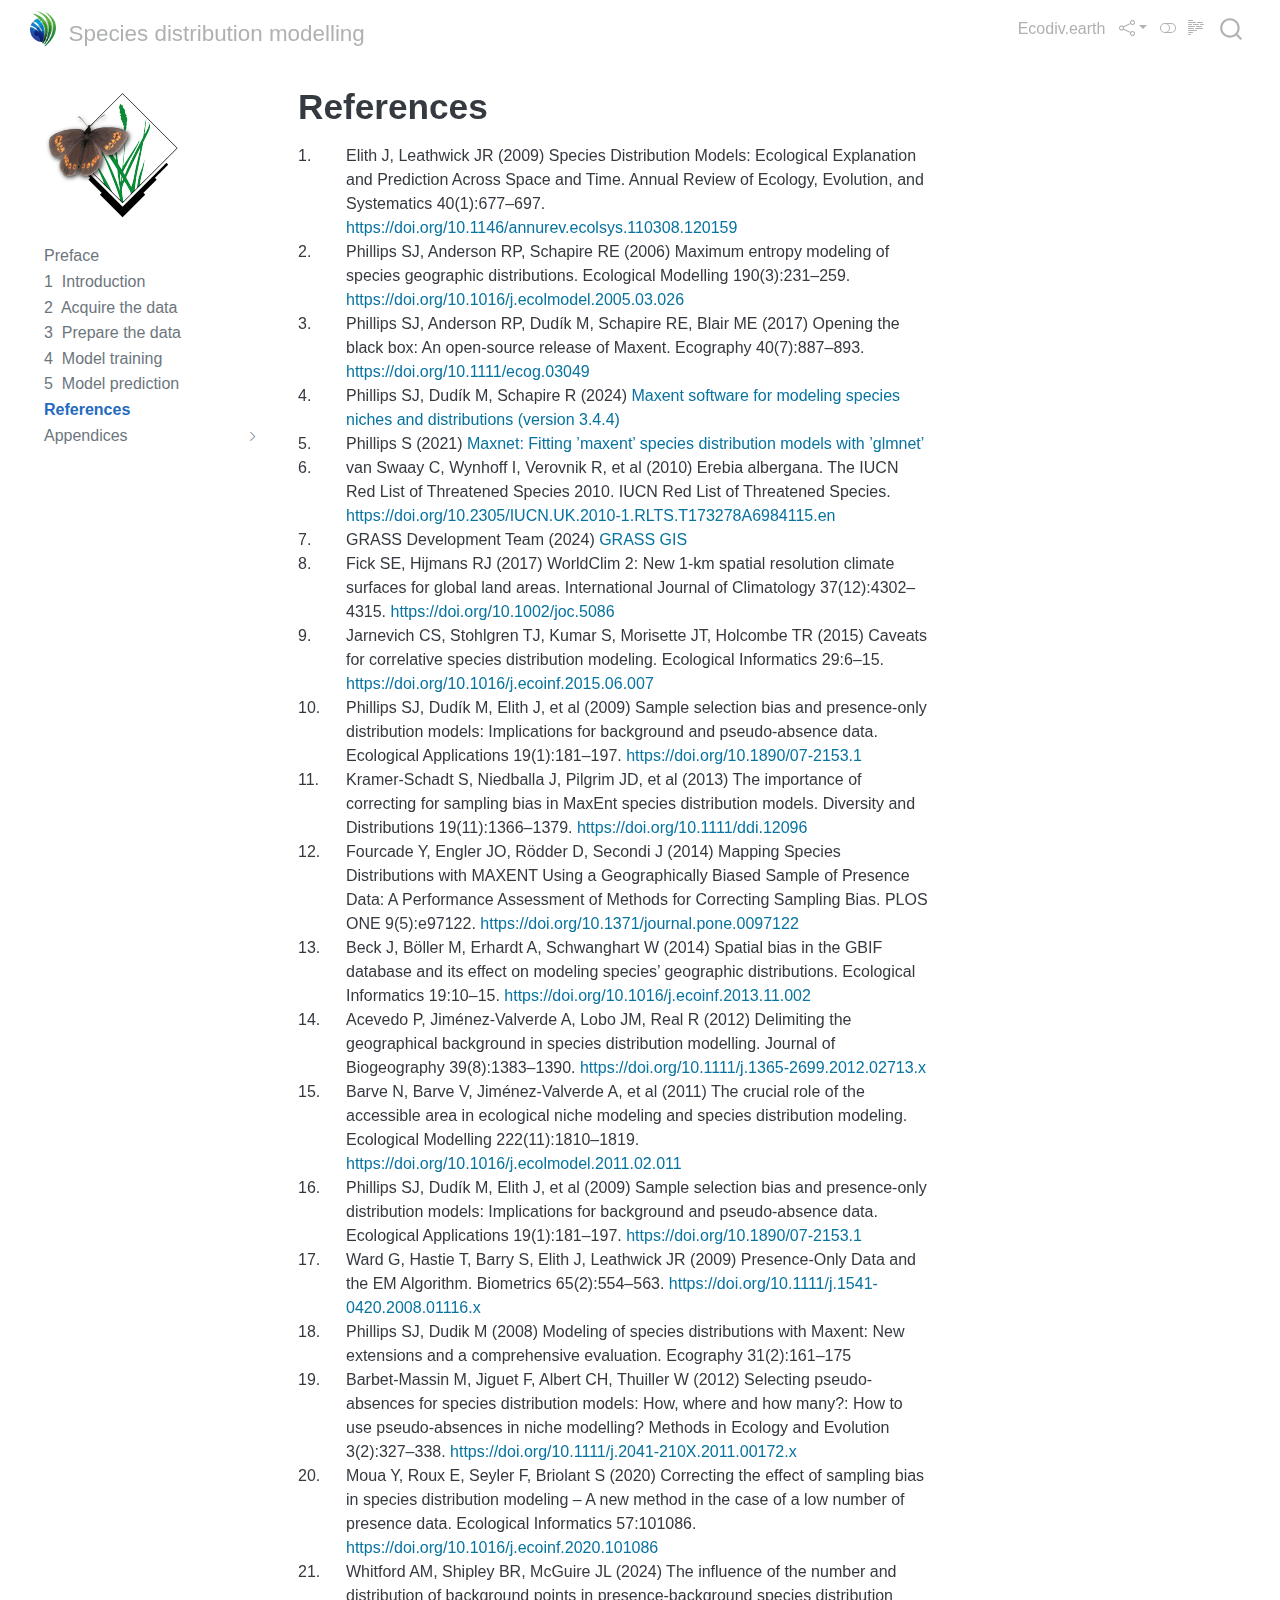
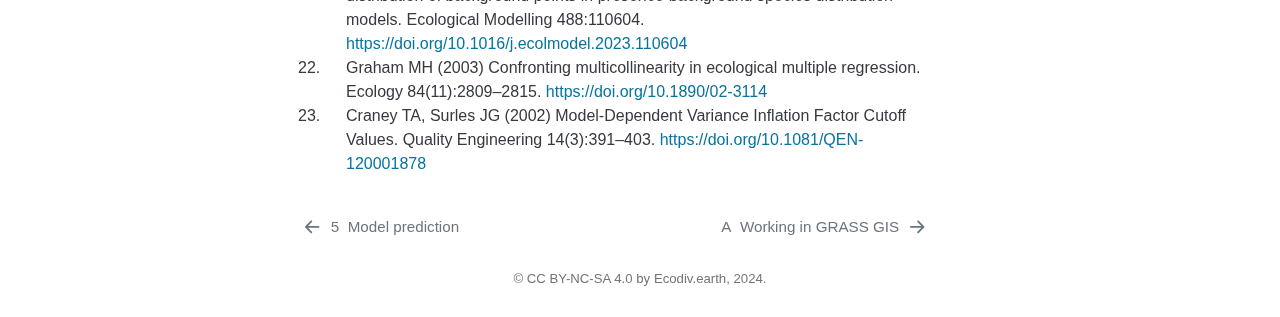
<file: sdmingrassgis/references.html>
<!DOCTYPE html>
<html xmlns="http://www.w3.org/1999/xhtml" lang="en" xml:lang="en"><head>

<meta charset="utf-8">
<meta name="generator" content="quarto-1.5.56">

<meta name="viewport" content="width=device-width, initial-scale=1.0, user-scalable=yes">

<meta name="author" content="Paulo van Breugel">

<title>Ecodiv.earth | sdm in grass gis – Species distribution modelling</title>
<style>
code{white-space: pre-wrap;}
span.smallcaps{font-variant: small-caps;}
div.columns{display: flex; gap: min(4vw, 1.5em);}
div.column{flex: auto; overflow-x: auto;}
div.hanging-indent{margin-left: 1.5em; text-indent: -1.5em;}
ul.task-list{list-style: none;}
ul.task-list li input[type="checkbox"] {
  width: 0.8em;
  margin: 0 0.8em 0.2em -1em; /* quarto-specific, see https://github.com/quarto-dev/quarto-cli/issues/4556 */ 
  vertical-align: middle;
}
/* CSS for citations */
div.csl-bib-body { }
div.csl-entry {
  clear: both;
}
.hanging-indent div.csl-entry {
  margin-left:2em;
  text-indent:-2em;
}
div.csl-left-margin {
  min-width:2em;
  float:left;
}
div.csl-right-inline {
  margin-left:2em;
  padding-left:1em;
}
div.csl-indent {
  margin-left: 2em;
}</style>


<script src="site_libs/quarto-nav/quarto-nav.js"></script>
<script src="site_libs/quarto-nav/headroom.min.js"></script>
<script src="site_libs/clipboard/clipboard.min.js"></script>
<script src="site_libs/quarto-search/autocomplete.umd.js"></script>
<script src="site_libs/quarto-search/fuse.min.js"></script>
<script src="site_libs/quarto-search/quarto-search.js"></script>
<meta name="quarto:offset" content="./">
<link href="./A1_grassbasics.html" rel="next">
<link href="./5_model_prediction.html" rel="prev">
<link href="./images/favicon.ico" rel="icon">
<script src="site_libs/quarto-html/quarto.js"></script>
<script src="site_libs/quarto-html/popper.min.js"></script>
<script src="site_libs/quarto-html/tippy.umd.min.js"></script>
<script src="site_libs/quarto-html/anchor.min.js"></script>
<link href="site_libs/quarto-html/tippy.css" rel="stylesheet">
<link href="site_libs/quarto-html/quarto-syntax-highlighting.css" rel="stylesheet" class="quarto-color-scheme" id="quarto-text-highlighting-styles">
<link href="site_libs/quarto-html/quarto-syntax-highlighting-dark.css" rel="prefetch" class="quarto-color-scheme quarto-color-alternate" id="quarto-text-highlighting-styles">
<script src="site_libs/bootstrap/bootstrap.min.js"></script>
<link href="site_libs/bootstrap/bootstrap-icons.css" rel="stylesheet">
<link href="site_libs/bootstrap/bootstrap.min.css" rel="stylesheet" class="quarto-color-scheme" id="quarto-bootstrap" data-mode="light">
<link href="site_libs/bootstrap/bootstrap-dark.min.css" rel="prefetch" class="quarto-color-scheme quarto-color-alternate" id="quarto-bootstrap" data-mode="dark">
<script id="quarto-search-options" type="application/json">{
  "location": "navbar",
  "copy-button": false,
  "collapse-after": 3,
  "panel-placement": "end",
  "type": "overlay",
  "limit": 50,
  "keyboard-shortcut": [
    "f",
    "/",
    "s"
  ],
  "show-item-context": false,
  "language": {
    "search-no-results-text": "No results",
    "search-matching-documents-text": "matching documents",
    "search-copy-link-title": "Copy link to search",
    "search-hide-matches-text": "Hide additional matches",
    "search-more-match-text": "more match in this document",
    "search-more-matches-text": "more matches in this document",
    "search-clear-button-title": "Clear",
    "search-text-placeholder": "",
    "search-detached-cancel-button-title": "Cancel",
    "search-submit-button-title": "Submit",
    "search-label": "Search"
  }
}</script>
<style>html{ scroll-behavior: smooth; }</style>


<meta property="og:title" content="Ecodiv.earth | sdm in grass gis">
<meta property="og:site_name" content="Species distribution modelling">
<meta name="twitter:title" content="Ecodiv.earth | sdm in grass gis">
<meta name="twitter:site" content="@ecodiv">
<meta name="twitter:card" content="summary">
</head>

<body class="nav-sidebar floating nav-fixed">

<div id="quarto-search-results"></div>
  <header id="quarto-header" class="headroom fixed-top">
    <nav class="navbar navbar-expand-lg " data-bs-theme="dark">
      <div class="navbar-container container-fluid">
      <div class="navbar-brand-container mx-auto">
    <a href="./index.html" class="navbar-brand navbar-brand-logo">
    <img src="./images/logo.png" alt="" class="navbar-logo">
    </a>
    <a class="navbar-brand" href="./index.html">
    <span class="navbar-title">Species distribution modelling</span>
    </a>
  </div>
            <div id="quarto-search" class="" title="Search"></div>
          <button class="navbar-toggler" type="button" data-bs-toggle="collapse" data-bs-target="#navbarCollapse" aria-controls="navbarCollapse" role="menu" aria-expanded="false" aria-label="Toggle navigation" onclick="if (window.quartoToggleHeadroom) { window.quartoToggleHeadroom(); }">
  <span class="navbar-toggler-icon"></span>
</button>
          <div class="collapse navbar-collapse" id="navbarCollapse">
            <ul class="navbar-nav navbar-nav-scroll ms-auto">
  <li class="nav-item">
    <a class="nav-link" href="https://ecodiv.earth"> <i class="bi bi-home" role="img">
</i> 
<span class="menu-text">Ecodiv.earth</span></a>
  </li>  
</ul>
          </div> <!-- /navcollapse -->
            <div class="quarto-navbar-tools tools-wide">
    <div class="dropdown">
      <a href="" title="Share" id="quarto-navigation-tool-dropdown-0" class="quarto-navigation-tool dropdown-toggle px-1" data-bs-toggle="dropdown" aria-expanded="false" role="link" aria-label="Share"><i class="bi bi-share"></i></a>
      <ul class="dropdown-menu" aria-labelledby="quarto-navigation-tool-dropdown-0">
          <li>
            <a class="dropdown-item quarto-navbar-tools-item" href="https://twitter.com/intent/tweet?url=|url|">
              <i class="bi bi-twitter pe-1"></i>
            Twitter
            </a>
          </li>
          <li>
            <a class="dropdown-item quarto-navbar-tools-item" href="https://www.facebook.com/sharer/sharer.php?u=|url|">
              <i class="bi bi-facebook pe-1"></i>
            Facebook
            </a>
          </li>
          <li>
            <a class="dropdown-item quarto-navbar-tools-item" href="https://www.linkedin.com/sharing/share-offsite/?url=|url|">
              <i class="bi bi-linkedin pe-1"></i>
            LinkedIn
            </a>
          </li>
      </ul>
    </div>
  <a href="" class="quarto-color-scheme-toggle quarto-navigation-tool  px-1" onclick="window.quartoToggleColorScheme(); return false;" title="Toggle dark mode"><i class="bi"></i></a>
  <a href="" class="quarto-reader-toggle quarto-navigation-tool px-1" onclick="window.quartoToggleReader(); return false;" title="Toggle reader mode">
  <div class="quarto-reader-toggle-btn">
  <i class="bi"></i>
  </div>
</a>
</div>
      </div> <!-- /container-fluid -->
    </nav>
  <nav class="quarto-secondary-nav">
    <div class="container-fluid d-flex">
      <button type="button" class="quarto-btn-toggle btn" data-bs-toggle="collapse" role="button" data-bs-target=".quarto-sidebar-collapse-item" aria-controls="quarto-sidebar" aria-expanded="false" aria-label="Toggle sidebar navigation" onclick="if (window.quartoToggleHeadroom) { window.quartoToggleHeadroom(); }">
        <i class="bi bi-layout-text-sidebar-reverse"></i>
      </button>
        <nav class="quarto-page-breadcrumbs" aria-label="breadcrumb"><ol class="breadcrumb"><li class="breadcrumb-item"><a href="./references.html">References</a></li></ol></nav>
        <a class="flex-grow-1" role="navigation" data-bs-toggle="collapse" data-bs-target=".quarto-sidebar-collapse-item" aria-controls="quarto-sidebar" aria-expanded="false" aria-label="Toggle sidebar navigation" onclick="if (window.quartoToggleHeadroom) { window.quartoToggleHeadroom(); }">      
        </a>
    </div>
  </nav>
</header>
<!-- content -->
<div id="quarto-content" class="quarto-container page-columns page-rows-contents page-layout-article page-navbar">
<!-- sidebar -->
  <nav id="quarto-sidebar" class="sidebar collapse collapse-horizontal quarto-sidebar-collapse-item sidebar-navigation floating overflow-auto">
    <div class="pt-lg-2 mt-2 text-left sidebar-header sidebar-header-stacked">
      <a href="./index.html" class="sidebar-logo-link">
      <img src="./images/logo_SDM2.png" alt="" class="sidebar-logo py-0 d-lg-inline d-none">
      </a>
      </div>
    <div class="sidebar-menu-container"> 
    <ul class="list-unstyled mt-1">
        <li class="sidebar-item">
  <div class="sidebar-item-container"> 
  <a href="./index.html" class="sidebar-item-text sidebar-link">
 <span class="menu-text">Preface</span></a>
  </div>
</li>
        <li class="sidebar-item">
  <div class="sidebar-item-container"> 
  <a href="./1_introduction.html" class="sidebar-item-text sidebar-link">
 <span class="menu-text"><span class="chapter-number">1</span>&nbsp; <span class="chapter-title">Introduction</span></span></a>
  </div>
</li>
        <li class="sidebar-item">
  <div class="sidebar-item-container"> 
  <a href="./2_obtaining_data.html" class="sidebar-item-text sidebar-link">
 <span class="menu-text"><span class="chapter-number">2</span>&nbsp; <span class="chapter-title">Acquire the data</span></span></a>
  </div>
</li>
        <li class="sidebar-item">
  <div class="sidebar-item-container"> 
  <a href="./3_data_preparation.html" class="sidebar-item-text sidebar-link">
 <span class="menu-text"><span class="chapter-number">3</span>&nbsp; <span class="chapter-title">Prepare the data</span></span></a>
  </div>
</li>
        <li class="sidebar-item">
  <div class="sidebar-item-container"> 
  <a href="./4_model_training.html" class="sidebar-item-text sidebar-link">
 <span class="menu-text"><span class="chapter-number">4</span>&nbsp; <span class="chapter-title">Model training</span></span></a>
  </div>
</li>
        <li class="sidebar-item">
  <div class="sidebar-item-container"> 
  <a href="./5_model_prediction.html" class="sidebar-item-text sidebar-link">
 <span class="menu-text"><span class="chapter-number">5</span>&nbsp; <span class="chapter-title">Model prediction</span></span></a>
  </div>
</li>
        <li class="sidebar-item">
  <div class="sidebar-item-container"> 
  <a href="./references.html" class="sidebar-item-text sidebar-link active">
 <span class="menu-text">References</span></a>
  </div>
</li>
        <li class="sidebar-item sidebar-item-section">
      <div class="sidebar-item-container"> 
            <a class="sidebar-item-text sidebar-link text-start collapsed" data-bs-toggle="collapse" data-bs-target="#quarto-sidebar-section-1" role="navigation" aria-expanded="false">
 <span class="menu-text">Appendices</span></a>
          <a class="sidebar-item-toggle text-start collapsed" data-bs-toggle="collapse" data-bs-target="#quarto-sidebar-section-1" role="navigation" aria-expanded="false" aria-label="Toggle section">
            <i class="bi bi-chevron-right ms-2"></i>
          </a> 
      </div>
      <ul id="quarto-sidebar-section-1" class="collapse list-unstyled sidebar-section depth1 ">  
          <li class="sidebar-item">
  <div class="sidebar-item-container"> 
  <a href="./A1_grassbasics.html" class="sidebar-item-text sidebar-link">
 <span class="menu-text"><span class="chapter-number">A</span>&nbsp; <span class="chapter-title">Working in GRASS GIS</span></span></a>
  </div>
</li>
          <li class="sidebar-item">
  <div class="sidebar-item-container"> 
  <a href="./A3_sampledata.html" class="sidebar-item-text sidebar-link">
 <span class="menu-text"><span class="chapter-number">B</span>&nbsp; <span class="chapter-title">Sample data</span></span></a>
  </div>
</li>
          <li class="sidebar-item">
  <div class="sidebar-item-container"> 
  <a href="./A4_scriptmap.html" class="sidebar-item-text sidebar-link">
 <span class="menu-text"><span class="chapter-number">C</span>&nbsp; <span class="chapter-title">Scripting a map</span></span></a>
  </div>
</li>
      </ul>
  </li>
    </ul>
    </div>
</nav>
<div id="quarto-sidebar-glass" class="quarto-sidebar-collapse-item" data-bs-toggle="collapse" data-bs-target=".quarto-sidebar-collapse-item"></div>
<!-- margin-sidebar -->
    <div id="quarto-margin-sidebar" class="sidebar margin-sidebar zindex-bottom">
        
    </div>
<!-- main -->
<main class="content" id="quarto-document-content">

<header id="title-block-header" class="quarto-title-block default">
<div class="quarto-title">
<h1 class="title">References</h1>
</div>



<div class="quarto-title-meta">

    
  
    
  </div>
  


</header>


<div id="refs" class="references csl-bib-body" role="list">
<div id="ref-elith2009" class="csl-entry" role="listitem">
<div class="csl-left-margin">1. </div><div class="csl-right-inline">Elith J, Leathwick JR (2009) Species
<span>Distribution Models</span>: <span>Ecological Explanation</span>
and <span>Prediction Across Space</span> and <span>Time</span>. Annual
Review of Ecology, Evolution, and Systematics 40(1):677–697. <a href="https://doi.org/10.1146/annurev.ecolsys.110308.120159">https://doi.org/10.1146/annurev.ecolsys.110308.120159</a></div>
</div>
<div id="ref-phillipsMaximumEntropyModeling2006a" class="csl-entry" role="listitem">
<div class="csl-left-margin">2. </div><div class="csl-right-inline">Phillips SJ, Anderson RP, Schapire RE (2006)
Maximum entropy modeling of species geographic distributions. Ecological
Modelling 190(3):231–259. <a href="https://doi.org/10.1016/j.ecolmodel.2005.03.026">https://doi.org/10.1016/j.ecolmodel.2005.03.026</a></div>
</div>
<div id="ref-phillipsOpeningBlackBox2017a" class="csl-entry" role="listitem">
<div class="csl-left-margin">3. </div><div class="csl-right-inline">Phillips SJ, Anderson RP, Dudík M, Schapire RE,
Blair ME (2017) Opening the black box: An open-source release of
<span>Maxent</span>. Ecography 40(7):887–893. <a href="https://doi.org/10.1111/ecog.03049">https://doi.org/10.1111/ecog.03049</a></div>
</div>
<div id="ref-phillipsMaxentSoftwareSpecies" class="csl-entry" role="listitem">
<div class="csl-left-margin">4. </div><div class="csl-right-inline">Phillips SJ, Dudík M, Schapire R (2024) <a href="http://biodiversityinformatics.amnh.org/open_source/maxent/">Maxent
software for modeling species niches and distributions (version
3.4.4)</a></div>
</div>
<div id="ref-maxnetcit" class="csl-entry" role="listitem">
<div class="csl-left-margin">5. </div><div class="csl-right-inline">Phillips S (2021) <a href="https://CRAN.R-project.org/package=maxnet">Maxnet: Fitting
’maxent’ species distribution models with ’glmnet’</a></div>
</div>
<div id="ref-vanswaay2010" class="csl-entry" role="listitem">
<div class="csl-left-margin">6. </div><div class="csl-right-inline">van
Swaay C, Wynhoff I, Verovnik R, et al (2010) Erebia albergana. <span>The
IUCN Red List</span> of <span>Threatened Species</span> 2010. IUCN Red
List of Threatened Species. <a href="https://doi.org/10.2305/IUCN.UK.2010-1.RLTS.T173278A6984115.en">https://doi.org/10.2305/IUCN.UK.2010-1.RLTS.T173278A6984115.en</a></div>
</div>
<div id="ref-grassdevelopmentteam2024" class="csl-entry" role="listitem">
<div class="csl-left-margin">7. </div><div class="csl-right-inline">GRASS Development Team (2024) <a href="https://doi.org/10.5281/zenodo.5176030"><span>GRASS
GIS</span></a></div>
</div>
<div id="ref-fick2017" class="csl-entry" role="listitem">
<div class="csl-left-margin">8. </div><div class="csl-right-inline">Fick
SE, Hijmans RJ (2017) <span>WorldClim</span> 2: New 1-km spatial
resolution climate surfaces for global land areas. International Journal
of Climatology 37(12):4302–4315. <a href="https://doi.org/10.1002/joc.5086">https://doi.org/10.1002/joc.5086</a></div>
</div>
<div id="ref-jarnevich2015" class="csl-entry" role="listitem">
<div class="csl-left-margin">9. </div><div class="csl-right-inline">Jarnevich CS, Stohlgren TJ, Kumar S, Morisette
JT, Holcombe TR (2015) Caveats for correlative species distribution
modeling. Ecological Informatics 29:6–15. <a href="https://doi.org/10.1016/j.ecoinf.2015.06.007">https://doi.org/10.1016/j.ecoinf.2015.06.007</a></div>
</div>
<div id="ref-phillips2009a" class="csl-entry" role="listitem">
<div class="csl-left-margin">10. </div><div class="csl-right-inline">Phillips SJ, Dudík M, Elith J, et al (2009)
Sample selection bias and presence-only distribution models:
Implications for background and pseudo-absence data. Ecological
Applications 19(1):181–197. <a href="https://doi.org/10.1890/07-2153.1">https://doi.org/10.1890/07-2153.1</a></div>
</div>
<div id="ref-kramerSampling2013" class="csl-entry" role="listitem">
<div class="csl-left-margin">11. </div><div class="csl-right-inline">Kramer-Schadt S, Niedballa J, Pilgrim JD, et al
(2013) The importance of correcting for sampling bias in
<span>MaxEnt</span> species distribution models. Diversity and
Distributions 19(11):1366–1379. <a href="https://doi.org/10.1111/ddi.12096">https://doi.org/10.1111/ddi.12096</a></div>
</div>
<div id="ref-fourcade2014" class="csl-entry" role="listitem">
<div class="csl-left-margin">12. </div><div class="csl-right-inline">Fourcade Y, Engler JO, Rödder D, Secondi J
(2014) Mapping <span>Species Distributions</span> with <span>MAXENT
Using</span> a <span>Geographically Biased Sample</span> of
<span>Presence Data</span>: <span>A Performance Assessment</span> of
<span>Methods</span> for <span>Correcting Sampling Bias</span>. PLOS ONE
9(5):e97122. <a href="https://doi.org/10.1371/journal.pone.0097122">https://doi.org/10.1371/journal.pone.0097122</a></div>
</div>
<div id="ref-beck2014a" class="csl-entry" role="listitem">
<div class="csl-left-margin">13. </div><div class="csl-right-inline">Beck J, Böller M, Erhardt A, Schwanghart W
(2014) Spatial bias in the <span>GBIF</span> database and its effect on
modeling species’ geographic distributions. Ecological Informatics
19:10–15. <a href="https://doi.org/10.1016/j.ecoinf.2013.11.002">https://doi.org/10.1016/j.ecoinf.2013.11.002</a></div>
</div>
<div id="ref-acevedo2012" class="csl-entry" role="listitem">
<div class="csl-left-margin">14. </div><div class="csl-right-inline">Acevedo P, Jiménez-Valverde A, Lobo JM, Real R
(2012) Delimiting the geographical background in species distribution
modelling. Journal of Biogeography 39(8):1383–1390. <a href="https://doi.org/10.1111/j.1365-2699.2012.02713.x">https://doi.org/10.1111/j.1365-2699.2012.02713.x</a></div>
</div>
<div id="ref-barveCrucialRoleAccessible2011" class="csl-entry" role="listitem">
<div class="csl-left-margin">15. </div><div class="csl-right-inline">Barve N, Barve V, Jiménez-Valverde A, et al
(2011) The crucial role of the accessible area in ecological niche
modeling and species distribution modeling. Ecological Modelling
222(11):1810–1819. <a href="https://doi.org/10.1016/j.ecolmodel.2011.02.011">https://doi.org/10.1016/j.ecolmodel.2011.02.011</a></div>
</div>
<div id="ref-phillipsSampleSelectionBias2009" class="csl-entry" role="listitem">
<div class="csl-left-margin">16. </div><div class="csl-right-inline">Phillips SJ, Dudík M, Elith J, et al (2009)
Sample selection bias and presence-only distribution models:
Implications for background and pseudo-absence data. Ecological
Applications 19(1):181–197. <a href="https://doi.org/10.1890/07-2153.1">https://doi.org/10.1890/07-2153.1</a></div>
</div>
<div id="ref-wardPresenceOnlyDataEM2009" class="csl-entry" role="listitem">
<div class="csl-left-margin">17. </div><div class="csl-right-inline">Ward G, Hastie T, Barry S, Elith J, Leathwick
JR (2009) Presence-<span>Only Data</span> and the <span>EM
Algorithm</span>. Biometrics 65(2):554–563. <a href="https://doi.org/10.1111/j.1541-0420.2008.01116.x">https://doi.org/10.1111/j.1541-0420.2008.01116.x</a></div>
</div>
<div id="ref-phillipsModelingSpeciesDistributions2008" class="csl-entry" role="listitem">
<div class="csl-left-margin">18. </div><div class="csl-right-inline">Phillips SJ, Dudik M (2008) Modeling of species
distributions with <span>Maxent</span>: New extensions and a
comprehensive evaluation. Ecography 31(2):161–175</div>
</div>
<div id="ref-barbet-massin2012" class="csl-entry" role="listitem">
<div class="csl-left-margin">19. </div><div class="csl-right-inline">Barbet-Massin M, Jiguet F, Albert CH, Thuiller
W (2012) Selecting pseudo-absences for species distribution models: How,
where and how many?: <span>How</span> to use pseudo-absences in niche
modelling? Methods in Ecology and Evolution 3(2):327–338. <a href="https://doi.org/10.1111/j.2041-210X.2011.00172.x">https://doi.org/10.1111/j.2041-210X.2011.00172.x</a></div>
</div>
<div id="ref-moua2020" class="csl-entry" role="listitem">
<div class="csl-left-margin">20. </div><div class="csl-right-inline">Moua Y, Roux E, Seyler F, Briolant S (2020)
Correcting the effect of sampling bias in species distribution modeling
– <span>A</span> new method in the case of a low number of presence
data. Ecological Informatics 57:101086. <a href="https://doi.org/10.1016/j.ecoinf.2020.101086">https://doi.org/10.1016/j.ecoinf.2020.101086</a></div>
</div>
<div id="ref-whitford2024" class="csl-entry" role="listitem">
<div class="csl-left-margin">21. </div><div class="csl-right-inline">Whitford AM, Shipley BR, McGuire JL (2024) The
influence of the number and distribution of background points in
presence-background species distribution models. Ecological Modelling
488:110604. <a href="https://doi.org/10.1016/j.ecolmodel.2023.110604">https://doi.org/10.1016/j.ecolmodel.2023.110604</a></div>
</div>
<div id="ref-graham2003" class="csl-entry" role="listitem">
<div class="csl-left-margin">22. </div><div class="csl-right-inline">Graham MH (2003) Confronting multicollinearity
in ecological multiple regression. Ecology 84(11):2809–2815. <a href="https://doi.org/10.1890/02-3114">https://doi.org/10.1890/02-3114</a></div>
</div>
<div id="ref-craney2002" class="csl-entry" role="listitem">
<div class="csl-left-margin">23. </div><div class="csl-right-inline">Craney TA, Surles JG (2002)
Model-<span>Dependent Variance Inflation Factor Cutoff Values</span>.
Quality Engineering 14(3):391–403. <a href="https://doi.org/10.1081/QEN-120001878">https://doi.org/10.1081/QEN-120001878</a></div>
</div>
</div>



</main> <!-- /main -->
<script id="quarto-html-after-body" type="application/javascript">
window.document.addEventListener("DOMContentLoaded", function (event) {
  const toggleBodyColorMode = (bsSheetEl) => {
    const mode = bsSheetEl.getAttribute("data-mode");
    const bodyEl = window.document.querySelector("body");
    if (mode === "dark") {
      bodyEl.classList.add("quarto-dark");
      bodyEl.classList.remove("quarto-light");
    } else {
      bodyEl.classList.add("quarto-light");
      bodyEl.classList.remove("quarto-dark");
    }
  }
  const toggleBodyColorPrimary = () => {
    const bsSheetEl = window.document.querySelector("link#quarto-bootstrap");
    if (bsSheetEl) {
      toggleBodyColorMode(bsSheetEl);
    }
  }
  toggleBodyColorPrimary();  
  const disableStylesheet = (stylesheets) => {
    for (let i=0; i < stylesheets.length; i++) {
      const stylesheet = stylesheets[i];
      stylesheet.rel = 'prefetch';
    }
  }
  const enableStylesheet = (stylesheets) => {
    for (let i=0; i < stylesheets.length; i++) {
      const stylesheet = stylesheets[i];
      stylesheet.rel = 'stylesheet';
    }
  }
  const manageTransitions = (selector, allowTransitions) => {
    const els = window.document.querySelectorAll(selector);
    for (let i=0; i < els.length; i++) {
      const el = els[i];
      if (allowTransitions) {
        el.classList.remove('notransition');
      } else {
        el.classList.add('notransition');
      }
    }
  }
  const toggleGiscusIfUsed = (isAlternate, darkModeDefault) => {
    const baseTheme = document.querySelector('#giscus-base-theme')?.value ?? 'light';
    const alternateTheme = document.querySelector('#giscus-alt-theme')?.value ?? 'dark';
    let newTheme = '';
    if(darkModeDefault) {
      newTheme = isAlternate ? baseTheme : alternateTheme;
    } else {
      newTheme = isAlternate ? alternateTheme : baseTheme;
    }
    const changeGiscusTheme = () => {
      // From: https://github.com/giscus/giscus/issues/336
      const sendMessage = (message) => {
        const iframe = document.querySelector('iframe.giscus-frame');
        if (!iframe) return;
        iframe.contentWindow.postMessage({ giscus: message }, 'https://giscus.app');
      }
      sendMessage({
        setConfig: {
          theme: newTheme
        }
      });
    }
    const isGiscussLoaded = window.document.querySelector('iframe.giscus-frame') !== null;
    if (isGiscussLoaded) {
      changeGiscusTheme();
    }
  }
  const toggleColorMode = (alternate) => {
    // Switch the stylesheets
    const alternateStylesheets = window.document.querySelectorAll('link.quarto-color-scheme.quarto-color-alternate');
    manageTransitions('#quarto-margin-sidebar .nav-link', false);
    if (alternate) {
      enableStylesheet(alternateStylesheets);
      for (const sheetNode of alternateStylesheets) {
        if (sheetNode.id === "quarto-bootstrap") {
          toggleBodyColorMode(sheetNode);
        }
      }
    } else {
      disableStylesheet(alternateStylesheets);
      toggleBodyColorPrimary();
    }
    manageTransitions('#quarto-margin-sidebar .nav-link', true);
    // Switch the toggles
    const toggles = window.document.querySelectorAll('.quarto-color-scheme-toggle');
    for (let i=0; i < toggles.length; i++) {
      const toggle = toggles[i];
      if (toggle) {
        if (alternate) {
          toggle.classList.add("alternate");     
        } else {
          toggle.classList.remove("alternate");
        }
      }
    }
    // Hack to workaround the fact that safari doesn't
    // properly recolor the scrollbar when toggling (#1455)
    if (navigator.userAgent.indexOf('Safari') > 0 && navigator.userAgent.indexOf('Chrome') == -1) {
      manageTransitions("body", false);
      window.scrollTo(0, 1);
      setTimeout(() => {
        window.scrollTo(0, 0);
        manageTransitions("body", true);
      }, 40);  
    }
  }
  const isFileUrl = () => { 
    return window.location.protocol === 'file:';
  }
  const hasAlternateSentinel = () => {  
    let styleSentinel = getColorSchemeSentinel();
    if (styleSentinel !== null) {
      return styleSentinel === "alternate";
    } else {
      return false;
    }
  }
  const setStyleSentinel = (alternate) => {
    const value = alternate ? "alternate" : "default";
    if (!isFileUrl()) {
      window.localStorage.setItem("quarto-color-scheme", value);
    } else {
      localAlternateSentinel = value;
    }
  }
  const getColorSchemeSentinel = () => {
    if (!isFileUrl()) {
      const storageValue = window.localStorage.getItem("quarto-color-scheme");
      return storageValue != null ? storageValue : localAlternateSentinel;
    } else {
      return localAlternateSentinel;
    }
  }
  const darkModeDefault = false;
  let localAlternateSentinel = darkModeDefault ? 'alternate' : 'default';
  // Dark / light mode switch
  window.quartoToggleColorScheme = () => {
    // Read the current dark / light value 
    let toAlternate = !hasAlternateSentinel();
    toggleColorMode(toAlternate);
    setStyleSentinel(toAlternate);
    toggleGiscusIfUsed(toAlternate, darkModeDefault);
  };
  // Ensure there is a toggle, if there isn't float one in the top right
  if (window.document.querySelector('.quarto-color-scheme-toggle') === null) {
    const a = window.document.createElement('a');
    a.classList.add('top-right');
    a.classList.add('quarto-color-scheme-toggle');
    a.href = "";
    a.onclick = function() { try { window.quartoToggleColorScheme(); } catch {} return false; };
    const i = window.document.createElement("i");
    i.classList.add('bi');
    a.appendChild(i);
    window.document.body.appendChild(a);
  }
  // Switch to dark mode if need be
  if (hasAlternateSentinel()) {
    toggleColorMode(true);
  } else {
    toggleColorMode(false);
  }
  const icon = "";
  const anchorJS = new window.AnchorJS();
  anchorJS.options = {
    placement: 'right',
    icon: icon
  };
  anchorJS.add('.anchored');
  const isCodeAnnotation = (el) => {
    for (const clz of el.classList) {
      if (clz.startsWith('code-annotation-')) {                     
        return true;
      }
    }
    return false;
  }
  const onCopySuccess = function(e) {
    // button target
    const button = e.trigger;
    // don't keep focus
    button.blur();
    // flash "checked"
    button.classList.add('code-copy-button-checked');
    var currentTitle = button.getAttribute("title");
    button.setAttribute("title", "Copied!");
    let tooltip;
    if (window.bootstrap) {
      button.setAttribute("data-bs-toggle", "tooltip");
      button.setAttribute("data-bs-placement", "left");
      button.setAttribute("data-bs-title", "Copied!");
      tooltip = new bootstrap.Tooltip(button, 
        { trigger: "manual", 
          customClass: "code-copy-button-tooltip",
          offset: [0, -8]});
      tooltip.show();    
    }
    setTimeout(function() {
      if (tooltip) {
        tooltip.hide();
        button.removeAttribute("data-bs-title");
        button.removeAttribute("data-bs-toggle");
        button.removeAttribute("data-bs-placement");
      }
      button.setAttribute("title", currentTitle);
      button.classList.remove('code-copy-button-checked');
    }, 1000);
    // clear code selection
    e.clearSelection();
  }
  const getTextToCopy = function(trigger) {
      const codeEl = trigger.previousElementSibling.cloneNode(true);
      for (const childEl of codeEl.children) {
        if (isCodeAnnotation(childEl)) {
          childEl.remove();
        }
      }
      return codeEl.innerText;
  }
  const clipboard = new window.ClipboardJS('.code-copy-button:not([data-in-quarto-modal])', {
    text: getTextToCopy
  });
  clipboard.on('success', onCopySuccess);
  if (window.document.getElementById('quarto-embedded-source-code-modal')) {
    // For code content inside modals, clipBoardJS needs to be initialized with a container option
    // TODO: Check when it could be a function (https://github.com/zenorocha/clipboard.js/issues/860)
    const clipboardModal = new window.ClipboardJS('.code-copy-button[data-in-quarto-modal]', {
      text: getTextToCopy,
      container: window.document.getElementById('quarto-embedded-source-code-modal')
    });
    clipboardModal.on('success', onCopySuccess);
  }
    var localhostRegex = new RegExp(/^(?:http|https):\/\/localhost\:?[0-9]*\//);
    var mailtoRegex = new RegExp(/^mailto:/);
      var filterRegex = new RegExp("https:\/\/ecodiv\.earth\/");
    var isInternal = (href) => {
        return filterRegex.test(href) || localhostRegex.test(href) || mailtoRegex.test(href);
    }
    // Inspect non-navigation links and adorn them if external
 	var links = window.document.querySelectorAll('a[href]:not(.nav-link):not(.navbar-brand):not(.toc-action):not(.sidebar-link):not(.sidebar-item-toggle):not(.pagination-link):not(.no-external):not([aria-hidden]):not(.dropdown-item):not(.quarto-navigation-tool):not(.about-link)');
    for (var i=0; i<links.length; i++) {
      const link = links[i];
      if (!isInternal(link.href)) {
        // undo the damage that might have been done by quarto-nav.js in the case of
        // links that we want to consider external
        if (link.dataset.originalHref !== undefined) {
          link.href = link.dataset.originalHref;
        }
          // target, if specified
          link.setAttribute("target", "_blank");
          if (link.getAttribute("rel") === null) {
            link.setAttribute("rel", "noopener");
          }
      }
    }
  function tippyHover(el, contentFn, onTriggerFn, onUntriggerFn) {
    const config = {
      allowHTML: true,
      maxWidth: 500,
      delay: 100,
      arrow: false,
      appendTo: function(el) {
          return el.parentElement;
      },
      interactive: true,
      interactiveBorder: 10,
      theme: 'quarto',
      placement: 'bottom-start',
    };
    if (contentFn) {
      config.content = contentFn;
    }
    if (onTriggerFn) {
      config.onTrigger = onTriggerFn;
    }
    if (onUntriggerFn) {
      config.onUntrigger = onUntriggerFn;
    }
    window.tippy(el, config); 
  }
  const noterefs = window.document.querySelectorAll('a[role="doc-noteref"]');
  for (var i=0; i<noterefs.length; i++) {
    const ref = noterefs[i];
    tippyHover(ref, function() {
      // use id or data attribute instead here
      let href = ref.getAttribute('data-footnote-href') || ref.getAttribute('href');
      try { href = new URL(href).hash; } catch {}
      const id = href.replace(/^#\/?/, "");
      const note = window.document.getElementById(id);
      if (note) {
        return note.innerHTML;
      } else {
        return "";
      }
    });
  }
  const xrefs = window.document.querySelectorAll('a.quarto-xref');
  const processXRef = (id, note) => {
    // Strip column container classes
    const stripColumnClz = (el) => {
      el.classList.remove("page-full", "page-columns");
      if (el.children) {
        for (const child of el.children) {
          stripColumnClz(child);
        }
      }
    }
    stripColumnClz(note)
    if (id === null || id.startsWith('sec-')) {
      // Special case sections, only their first couple elements
      const container = document.createElement("div");
      if (note.children && note.children.length > 2) {
        container.appendChild(note.children[0].cloneNode(true));
        for (let i = 1; i < note.children.length; i++) {
          const child = note.children[i];
          if (child.tagName === "P" && child.innerText === "") {
            continue;
          } else {
            container.appendChild(child.cloneNode(true));
            break;
          }
        }
        if (window.Quarto?.typesetMath) {
          window.Quarto.typesetMath(container);
        }
        return container.innerHTML
      } else {
        if (window.Quarto?.typesetMath) {
          window.Quarto.typesetMath(note);
        }
        return note.innerHTML;
      }
    } else {
      // Remove any anchor links if they are present
      const anchorLink = note.querySelector('a.anchorjs-link');
      if (anchorLink) {
        anchorLink.remove();
      }
      if (window.Quarto?.typesetMath) {
        window.Quarto.typesetMath(note);
      }
      // TODO in 1.5, we should make sure this works without a callout special case
      if (note.classList.contains("callout")) {
        return note.outerHTML;
      } else {
        return note.innerHTML;
      }
    }
  }
  for (var i=0; i<xrefs.length; i++) {
    const xref = xrefs[i];
    tippyHover(xref, undefined, function(instance) {
      instance.disable();
      let url = xref.getAttribute('href');
      let hash = undefined; 
      if (url.startsWith('#')) {
        hash = url;
      } else {
        try { hash = new URL(url).hash; } catch {}
      }
      if (hash) {
        const id = hash.replace(/^#\/?/, "");
        const note = window.document.getElementById(id);
        if (note !== null) {
          try {
            const html = processXRef(id, note.cloneNode(true));
            instance.setContent(html);
          } finally {
            instance.enable();
            instance.show();
          }
        } else {
          // See if we can fetch this
          fetch(url.split('#')[0])
          .then(res => res.text())
          .then(html => {
            const parser = new DOMParser();
            const htmlDoc = parser.parseFromString(html, "text/html");
            const note = htmlDoc.getElementById(id);
            if (note !== null) {
              const html = processXRef(id, note);
              instance.setContent(html);
            } 
          }).finally(() => {
            instance.enable();
            instance.show();
          });
        }
      } else {
        // See if we can fetch a full url (with no hash to target)
        // This is a special case and we should probably do some content thinning / targeting
        fetch(url)
        .then(res => res.text())
        .then(html => {
          const parser = new DOMParser();
          const htmlDoc = parser.parseFromString(html, "text/html");
          const note = htmlDoc.querySelector('main.content');
          if (note !== null) {
            // This should only happen for chapter cross references
            // (since there is no id in the URL)
            // remove the first header
            if (note.children.length > 0 && note.children[0].tagName === "HEADER") {
              note.children[0].remove();
            }
            const html = processXRef(null, note);
            instance.setContent(html);
          } 
        }).finally(() => {
          instance.enable();
          instance.show();
        });
      }
    }, function(instance) {
    });
  }
      let selectedAnnoteEl;
      const selectorForAnnotation = ( cell, annotation) => {
        let cellAttr = 'data-code-cell="' + cell + '"';
        let lineAttr = 'data-code-annotation="' +  annotation + '"';
        const selector = 'span[' + cellAttr + '][' + lineAttr + ']';
        return selector;
      }
      const selectCodeLines = (annoteEl) => {
        const doc = window.document;
        const targetCell = annoteEl.getAttribute("data-target-cell");
        const targetAnnotation = annoteEl.getAttribute("data-target-annotation");
        const annoteSpan = window.document.querySelector(selectorForAnnotation(targetCell, targetAnnotation));
        const lines = annoteSpan.getAttribute("data-code-lines").split(",");
        const lineIds = lines.map((line) => {
          return targetCell + "-" + line;
        })
        let top = null;
        let height = null;
        let parent = null;
        if (lineIds.length > 0) {
            //compute the position of the single el (top and bottom and make a div)
            const el = window.document.getElementById(lineIds[0]);
            top = el.offsetTop;
            height = el.offsetHeight;
            parent = el.parentElement.parentElement;
          if (lineIds.length > 1) {
            const lastEl = window.document.getElementById(lineIds[lineIds.length - 1]);
            const bottom = lastEl.offsetTop + lastEl.offsetHeight;
            height = bottom - top;
          }
          if (top !== null && height !== null && parent !== null) {
            // cook up a div (if necessary) and position it 
            let div = window.document.getElementById("code-annotation-line-highlight");
            if (div === null) {
              div = window.document.createElement("div");
              div.setAttribute("id", "code-annotation-line-highlight");
              div.style.position = 'absolute';
              parent.appendChild(div);
            }
            div.style.top = top - 2 + "px";
            div.style.height = height + 4 + "px";
            div.style.left = 0;
            let gutterDiv = window.document.getElementById("code-annotation-line-highlight-gutter");
            if (gutterDiv === null) {
              gutterDiv = window.document.createElement("div");
              gutterDiv.setAttribute("id", "code-annotation-line-highlight-gutter");
              gutterDiv.style.position = 'absolute';
              const codeCell = window.document.getElementById(targetCell);
              const gutter = codeCell.querySelector('.code-annotation-gutter');
              gutter.appendChild(gutterDiv);
            }
            gutterDiv.style.top = top - 2 + "px";
            gutterDiv.style.height = height + 4 + "px";
          }
          selectedAnnoteEl = annoteEl;
        }
      };
      const unselectCodeLines = () => {
        const elementsIds = ["code-annotation-line-highlight", "code-annotation-line-highlight-gutter"];
        elementsIds.forEach((elId) => {
          const div = window.document.getElementById(elId);
          if (div) {
            div.remove();
          }
        });
        selectedAnnoteEl = undefined;
      };
        // Handle positioning of the toggle
    window.addEventListener(
      "resize",
      throttle(() => {
        elRect = undefined;
        if (selectedAnnoteEl) {
          selectCodeLines(selectedAnnoteEl);
        }
      }, 10)
    );
    function throttle(fn, ms) {
    let throttle = false;
    let timer;
      return (...args) => {
        if(!throttle) { // first call gets through
            fn.apply(this, args);
            throttle = true;
        } else { // all the others get throttled
            if(timer) clearTimeout(timer); // cancel #2
            timer = setTimeout(() => {
              fn.apply(this, args);
              timer = throttle = false;
            }, ms);
        }
      };
    }
      const annoteTargets = window.document.querySelectorAll('.code-annotation-anchor');
      for (let i=0; i<annoteTargets.length; i++) {
        const annoteTarget = annoteTargets[i];
        const targetCell = annoteTarget.getAttribute("data-target-cell");
        const targetAnnotation = annoteTarget.getAttribute("data-target-annotation");
        const contentFn = () => {
          const content = window.document.querySelector(selectorForAnnotation(targetCell, targetAnnotation));
          if (content) {
            const tipContent = content.cloneNode(true);
            tipContent.classList.add("code-annotation-tip-content");
            return tipContent.outerHTML;
          }
        }
        const config = {
          allowHTML: true,
          content: contentFn,
          onShow: (instance) => {
            selectCodeLines(instance.reference);
            instance.reference.classList.add('code-annotation-active');
            window.tippy.hideAll();
          },
          onHide: (instance) => {
            unselectCodeLines();
            instance.reference.classList.remove('code-annotation-active');
          },
          maxWidth: 300,
          delay: [50, 0],
          duration: [200, 0],
          offset: [5, 10],
          arrow: true,
          trigger: 'click',
          appendTo: function(el) {
            return el.parentElement.parentElement.parentElement;
          },
          interactive: true,
          interactiveBorder: 10,
          theme: 'quarto',
          placement: 'right',
          positionFixed: true,
          popperOptions: {
            modifiers: [
            {
              name: 'flip',
              options: {
                flipVariations: false, // true by default
                allowedAutoPlacements: ['right'],
                fallbackPlacements: ['right', 'top', 'top-start', 'top-end', 'bottom', 'bottom-start', 'bottom-end', 'left'],
              },
            },
            {
              name: 'preventOverflow',
              options: {
                mainAxis: false,
                altAxis: false
              }
            }
            ]        
          }      
        };
        window.tippy(annoteTarget, config); 
      }
  const findCites = (el) => {
    const parentEl = el.parentElement;
    if (parentEl) {
      const cites = parentEl.dataset.cites;
      if (cites) {
        return {
          el,
          cites: cites.split(' ')
        };
      } else {
        return findCites(el.parentElement)
      }
    } else {
      return undefined;
    }
  };
  var bibliorefs = window.document.querySelectorAll('a[role="doc-biblioref"]');
  for (var i=0; i<bibliorefs.length; i++) {
    const ref = bibliorefs[i];
    const citeInfo = findCites(ref);
    if (citeInfo) {
      tippyHover(citeInfo.el, function() {
        var popup = window.document.createElement('div');
        citeInfo.cites.forEach(function(cite) {
          var citeDiv = window.document.createElement('div');
          citeDiv.classList.add('hanging-indent');
          citeDiv.classList.add('csl-entry');
          var biblioDiv = window.document.getElementById('ref-' + cite);
          if (biblioDiv) {
            citeDiv.innerHTML = biblioDiv.innerHTML;
          }
          popup.appendChild(citeDiv);
        });
        return popup.innerHTML;
      });
    }
  }
});
</script>
<nav class="page-navigation">
  <div class="nav-page nav-page-previous">
      <a href="./5_model_prediction.html" class="pagination-link" aria-label="Model prediction">
        <i class="bi bi-arrow-left-short"></i> <span class="nav-page-text"><span class="chapter-number">5</span>&nbsp; <span class="chapter-title">Model prediction</span></span>
      </a>          
  </div>
  <div class="nav-page nav-page-next">
      <a href="./A1_grassbasics.html" class="pagination-link" aria-label="Working in GRASS GIS">
        <span class="nav-page-text"><span class="chapter-number">A</span>&nbsp; <span class="chapter-title">Working in GRASS GIS</span></span> <i class="bi bi-arrow-right-short"></i>
      </a>
  </div>
</nav>
</div> <!-- /content -->
<footer class="footer">
  <div class="nav-footer">
    <div class="nav-footer-left">
      &nbsp;
    </div>   
    <div class="nav-footer-center">
<p>© <a href="https://creativecommons.org/licenses/by-nc-sa/4.0/">CC BY-NC-SA 4.0</a> by Ecodiv.earth, 2024.</p>
</div>
    <div class="nav-footer-right">
      &nbsp;
    </div>
  </div>
</footer>




<script src="site_libs/quarto-html/zenscroll-min.js"></script>
</body></html>
</file>
<file: sdmingrassgis/site_libs/quarto-html/tippy.css>
.tippy-box[data-animation=fade][data-state=hidden]{opacity:0}[data-tippy-root]{max-width:calc(100vw - 10px)}.tippy-box{position:relative;background-color:#333;color:#fff;border-radius:4px;font-size:14px;line-height:1.4;white-space:normal;outline:0;transition-property:transform,visibility,opacity}.tippy-box[data-placement^=top]>.tippy-arrow{bottom:0}.tippy-box[data-placement^=top]>.tippy-arrow:before{bottom:-7px;left:0;border-width:8px 8px 0;border-top-color:initial;transform-origin:center top}.tippy-box[data-placement^=bottom]>.tippy-arrow{top:0}.tippy-box[data-placement^=bottom]>.tippy-arrow:before{top:-7px;left:0;border-width:0 8px 8px;border-bottom-color:initial;transform-origin:center bottom}.tippy-box[data-placement^=left]>.tippy-arrow{right:0}.tippy-box[data-placement^=left]>.tippy-arrow:before{border-width:8px 0 8px 8px;border-left-color:initial;right:-7px;transform-origin:center left}.tippy-box[data-placement^=right]>.tippy-arrow{left:0}.tippy-box[data-placement^=right]>.tippy-arrow:before{left:-7px;border-width:8px 8px 8px 0;border-right-color:initial;transform-origin:center right}.tippy-box[data-inertia][data-state=visible]{transition-timing-function:cubic-bezier(.54,1.5,.38,1.11)}.tippy-arrow{width:16px;height:16px;color:#333}.tippy-arrow:before{content:"";position:absolute;border-color:transparent;border-style:solid}.tippy-content{position:relative;padding:5px 9px;z-index:1}
</file>
<file: sdmingrassgis/site_libs/quarto-html/quarto-syntax-highlighting.css>
/* quarto syntax highlight colors */
:root {
  --quarto-hl-ot-color: #003B4F;
  --quarto-hl-at-color: #657422;
  --quarto-hl-ss-color: #20794D;
  --quarto-hl-an-color: #5E5E5E;
  --quarto-hl-fu-color: #4758AB;
  --quarto-hl-st-color: #20794D;
  --quarto-hl-cf-color: #003B4F;
  --quarto-hl-op-color: #5E5E5E;
  --quarto-hl-er-color: #AD0000;
  --quarto-hl-bn-color: #AD0000;
  --quarto-hl-al-color: #AD0000;
  --quarto-hl-va-color: #111111;
  --quarto-hl-bu-color: inherit;
  --quarto-hl-ex-color: inherit;
  --quarto-hl-pp-color: #AD0000;
  --quarto-hl-in-color: #5E5E5E;
  --quarto-hl-vs-color: #20794D;
  --quarto-hl-wa-color: #5E5E5E;
  --quarto-hl-do-color: #5E5E5E;
  --quarto-hl-im-color: #00769E;
  --quarto-hl-ch-color: #20794D;
  --quarto-hl-dt-color: #AD0000;
  --quarto-hl-fl-color: #AD0000;
  --quarto-hl-co-color: #5E5E5E;
  --quarto-hl-cv-color: #5E5E5E;
  --quarto-hl-cn-color: #8f5902;
  --quarto-hl-sc-color: #5E5E5E;
  --quarto-hl-dv-color: #AD0000;
  --quarto-hl-kw-color: #003B4F;
}

/* other quarto variables */
:root {
  --quarto-font-monospace: SFMono-Regular, Menlo, Monaco, Consolas, "Liberation Mono", "Courier New", monospace;
}

pre > code.sourceCode > span {
  color: #003B4F;
}

code span {
  color: #003B4F;
}

code.sourceCode > span {
  color: #003B4F;
}

div.sourceCode,
div.sourceCode pre.sourceCode {
  color: #003B4F;
}

code span.ot {
  color: #003B4F;
  font-style: inherit;
}

code span.at {
  color: #657422;
  font-style: inherit;
}

code span.ss {
  color: #20794D;
  font-style: inherit;
}

code span.an {
  color: #5E5E5E;
  font-style: inherit;
}

code span.fu {
  color: #4758AB;
  font-style: inherit;
}

code span.st {
  color: #20794D;
  font-style: inherit;
}

code span.cf {
  color: #003B4F;
  font-weight: bold;
  font-style: inherit;
}

code span.op {
  color: #5E5E5E;
  font-style: inherit;
}

code span.er {
  color: #AD0000;
  font-style: inherit;
}

code span.bn {
  color: #AD0000;
  font-style: inherit;
}

code span.al {
  color: #AD0000;
  font-style: inherit;
}

code span.va {
  color: #111111;
  font-style: inherit;
}

code span.bu {
  font-style: inherit;
}

code span.ex {
  font-style: inherit;
}

code span.pp {
  color: #AD0000;
  font-style: inherit;
}

code span.in {
  color: #5E5E5E;
  font-style: inherit;
}

code span.vs {
  color: #20794D;
  font-style: inherit;
}

code span.wa {
  color: #5E5E5E;
  font-style: italic;
}

code span.do {
  color: #5E5E5E;
  font-style: italic;
}

code span.im {
  color: #00769E;
  font-style: inherit;
}

code span.ch {
  color: #20794D;
  font-style: inherit;
}

code span.dt {
  color: #AD0000;
  font-style: inherit;
}

code span.fl {
  color: #AD0000;
  font-style: inherit;
}

code span.co {
  color: #5E5E5E;
  font-style: inherit;
}

code span.cv {
  color: #5E5E5E;
  font-style: italic;
}

code span.cn {
  color: #8f5902;
  font-style: inherit;
}

code span.sc {
  color: #5E5E5E;
  font-style: inherit;
}

code span.dv {
  color: #AD0000;
  font-style: inherit;
}

code span.kw {
  color: #003B4F;
  font-weight: bold;
  font-style: inherit;
}

.prevent-inlining {
  content: "</";
}

/*# sourceMappingURL=debc5d5d77c3f9108843748ff7464032.css.map */
</file>
<file: sdmingrassgis/site_libs/quarto-html/quarto-syntax-highlighting-dark.css>
/* quarto syntax highlight colors */
:root {
  --quarto-hl-al-color: #f07178;
  --quarto-hl-an-color: #d4d0ab;
  --quarto-hl-at-color: #00e0e0;
  --quarto-hl-bn-color: #d4d0ab;
  --quarto-hl-bu-color: #abe338;
  --quarto-hl-ch-color: #abe338;
  --quarto-hl-co-color: #f8f8f2;
  --quarto-hl-cv-color: #ffd700;
  --quarto-hl-cn-color: #ffd700;
  --quarto-hl-cf-color: #ffa07a;
  --quarto-hl-dt-color: #ffa07a;
  --quarto-hl-dv-color: #d4d0ab;
  --quarto-hl-do-color: #f8f8f2;
  --quarto-hl-er-color: #f07178;
  --quarto-hl-ex-color: #00e0e0;
  --quarto-hl-fl-color: #d4d0ab;
  --quarto-hl-fu-color: #ffa07a;
  --quarto-hl-im-color: #abe338;
  --quarto-hl-in-color: #d4d0ab;
  --quarto-hl-kw-color: #ffa07a;
  --quarto-hl-op-color: #ffa07a;
  --quarto-hl-ot-color: #00e0e0;
  --quarto-hl-pp-color: #dcc6e0;
  --quarto-hl-re-color: #00e0e0;
  --quarto-hl-sc-color: #abe338;
  --quarto-hl-ss-color: #abe338;
  --quarto-hl-st-color: #abe338;
  --quarto-hl-va-color: #00e0e0;
  --quarto-hl-vs-color: #abe338;
  --quarto-hl-wa-color: #dcc6e0;
}

/* other quarto variables */
:root {
  --quarto-font-monospace: SFMono-Regular, Menlo, Monaco, Consolas, "Liberation Mono", "Courier New", monospace;
}

code span.al {
  background-color: #2a0f15;
  font-weight: bold;
  color: #f07178;
}

code span.an {
  color: #d4d0ab;
}

code span.at {
  color: #00e0e0;
}

code span.bn {
  color: #d4d0ab;
}

code span.bu {
  color: #abe338;
}

code span.ch {
  color: #abe338;
}

code span.co {
  font-style: italic;
  color: #f8f8f2;
}

code span.cv {
  color: #ffd700;
}

code span.cn {
  color: #ffd700;
}

code span.cf {
  font-weight: bold;
  color: #ffa07a;
}

code span.dt {
  color: #ffa07a;
}

code span.dv {
  color: #d4d0ab;
}

code span.do {
  color: #f8f8f2;
}

code span.er {
  color: #f07178;
  text-decoration: underline;
}

code span.ex {
  font-weight: bold;
  color: #00e0e0;
}

code span.fl {
  color: #d4d0ab;
}

code span.fu {
  color: #ffa07a;
}

code span.im {
  color: #abe338;
}

code span.in {
  color: #d4d0ab;
}

code span.kw {
  font-weight: bold;
  color: #ffa07a;
}

pre > code.sourceCode > span {
  color: #f8f8f2;
}

code span {
  color: #f8f8f2;
}

code.sourceCode > span {
  color: #f8f8f2;
}

div.sourceCode,
div.sourceCode pre.sourceCode {
  color: #f8f8f2;
}

code span.op {
  color: #ffa07a;
}

code span.ot {
  color: #00e0e0;
}

code span.pp {
  color: #dcc6e0;
}

code span.re {
  background-color: #f8f8f2;
  color: #00e0e0;
}

code span.sc {
  color: #abe338;
}

code span.ss {
  color: #abe338;
}

code span.st {
  color: #abe338;
}

code span.va {
  color: #00e0e0;
}

code span.vs {
  color: #abe338;
}

code span.wa {
  color: #dcc6e0;
}

.prevent-inlining {
  content: "</";
}

/*# sourceMappingURL=935a306eefa94366c21e1a970dddb765.css.map */
</file>
<file: sdmingrassgis/site_libs/quarto-contrib/fontawesome6-0.1.0/latex-fontsize.css>
.fa-tiny {
  font-size: 0.5em;
}
.fa-scriptsize {
  font-size: 0.7em;
}
.fa-footnotesize {
  font-size: 0.8em;
}
.fa-small {
  font-size: 0.9em;
}
.fa-normalsize {
  font-size: 1em;
}
.fa-large {
  font-size: 1.2em;
}
.fa-Large {
  font-size: 1.5em;
}
.fa-LARGE {
  font-size: 1.75em;
}
.fa-huge {
  font-size: 2em;
}
.fa-Huge {
  font-size: 2.5em;
}
</file>
<file: sdmingrassgis/site_libs/quarto-contrib/videojs/video-js.css>
@charset "UTF-8";
.vjs-modal-dialog .vjs-modal-dialog-content, .video-js .vjs-modal-dialog, .vjs-button > .vjs-icon-placeholder:before, .video-js .vjs-big-play-button .vjs-icon-placeholder:before {
  position: absolute;
  top: 0;
  left: 0;
  width: 100%;
  height: 100%;
}

.vjs-button > .vjs-icon-placeholder:before, .video-js .vjs-big-play-button .vjs-icon-placeholder:before {
  text-align: center;
}

@font-face {
  font-family: VideoJS;
  src: url([data-uri]) format("woff");
  font-weight: normal;
  font-style: normal;
}
.vjs-icon-play, .video-js .vjs-play-control .vjs-icon-placeholder, .video-js .vjs-big-play-button .vjs-icon-placeholder:before {
  font-family: VideoJS;
  font-weight: normal;
  font-style: normal;
}
.vjs-icon-play:before, .video-js .vjs-play-control .vjs-icon-placeholder:before, .video-js .vjs-big-play-button .vjs-icon-placeholder:before {
  content: "\f101";
}

.vjs-icon-play-circle {
  font-family: VideoJS;
  font-weight: normal;
  font-style: normal;
}
.vjs-icon-play-circle:before {
  content: "\f102";
}

.vjs-icon-pause, .video-js .vjs-play-control.vjs-playing .vjs-icon-placeholder {
  font-family: VideoJS;
  font-weight: normal;
  font-style: normal;
}
.vjs-icon-pause:before, .video-js .vjs-play-control.vjs-playing .vjs-icon-placeholder:before {
  content: "\f103";
}

.vjs-icon-volume-mute, .video-js .vjs-mute-control.vjs-vol-0 .vjs-icon-placeholder {
  font-family: VideoJS;
  font-weight: normal;
  font-style: normal;
}
.vjs-icon-volume-mute:before, .video-js .vjs-mute-control.vjs-vol-0 .vjs-icon-placeholder:before {
  content: "\f104";
}

.vjs-icon-volume-low, .video-js .vjs-mute-control.vjs-vol-1 .vjs-icon-placeholder {
  font-family: VideoJS;
  font-weight: normal;
  font-style: normal;
}
.vjs-icon-volume-low:before, .video-js .vjs-mute-control.vjs-vol-1 .vjs-icon-placeholder:before {
  content: "\f105";
}

.vjs-icon-volume-mid, .video-js .vjs-mute-control.vjs-vol-2 .vjs-icon-placeholder {
  font-family: VideoJS;
  font-weight: normal;
  font-style: normal;
}
.vjs-icon-volume-mid:before, .video-js .vjs-mute-control.vjs-vol-2 .vjs-icon-placeholder:before {
  content: "\f106";
}

.vjs-icon-volume-high, .video-js .vjs-mute-control .vjs-icon-placeholder {
  font-family: VideoJS;
  font-weight: normal;
  font-style: normal;
}
.vjs-icon-volume-high:before, .video-js .vjs-mute-control .vjs-icon-placeholder:before {
  content: "\f107";
}

.vjs-icon-fullscreen-enter, .video-js .vjs-fullscreen-control .vjs-icon-placeholder {
  font-family: VideoJS;
  font-weight: normal;
  font-style: normal;
}
.vjs-icon-fullscreen-enter:before, .video-js .vjs-fullscreen-control .vjs-icon-placeholder:before {
  content: "\f108";
}

.vjs-icon-fullscreen-exit, .video-js.vjs-fullscreen .vjs-fullscreen-control .vjs-icon-placeholder {
  font-family: VideoJS;
  font-weight: normal;
  font-style: normal;
}
.vjs-icon-fullscreen-exit:before, .video-js.vjs-fullscreen .vjs-fullscreen-control .vjs-icon-placeholder:before {
  content: "\f109";
}

.vjs-icon-square {
  font-family: VideoJS;
  font-weight: normal;
  font-style: normal;
}
.vjs-icon-square:before {
  content: "\f10a";
}

.vjs-icon-spinner {
  font-family: VideoJS;
  font-weight: normal;
  font-style: normal;
}
.vjs-icon-spinner:before {
  content: "\f10b";
}

.vjs-icon-subtitles, .video-js .vjs-subs-caps-button .vjs-icon-placeholder,
.video-js.video-js:lang(en-GB) .vjs-subs-caps-button .vjs-icon-placeholder,
.video-js.video-js:lang(en-IE) .vjs-subs-caps-button .vjs-icon-placeholder,
.video-js.video-js:lang(en-AU) .vjs-subs-caps-button .vjs-icon-placeholder,
.video-js.video-js:lang(en-NZ) .vjs-subs-caps-button .vjs-icon-placeholder, .video-js .vjs-subtitles-button .vjs-icon-placeholder {
  font-family: VideoJS;
  font-weight: normal;
  font-style: normal;
}
.vjs-icon-subtitles:before, .video-js .vjs-subs-caps-button .vjs-icon-placeholder:before,
.video-js.video-js:lang(en-GB) .vjs-subs-caps-button .vjs-icon-placeholder:before,
.video-js.video-js:lang(en-IE) .vjs-subs-caps-button .vjs-icon-placeholder:before,
.video-js.video-js:lang(en-AU) .vjs-subs-caps-button .vjs-icon-placeholder:before,
.video-js.video-js:lang(en-NZ) .vjs-subs-caps-button .vjs-icon-placeholder:before, .video-js .vjs-subtitles-button .vjs-icon-placeholder:before {
  content: "\f10c";
}

.vjs-icon-captions, .video-js:lang(en) .vjs-subs-caps-button .vjs-icon-placeholder,
.video-js:lang(fr-CA) .vjs-subs-caps-button .vjs-icon-placeholder, .video-js .vjs-captions-button .vjs-icon-placeholder {
  font-family: VideoJS;
  font-weight: normal;
  font-style: normal;
}
.vjs-icon-captions:before, .video-js:lang(en) .vjs-subs-caps-button .vjs-icon-placeholder:before,
.video-js:lang(fr-CA) .vjs-subs-caps-button .vjs-icon-placeholder:before, .video-js .vjs-captions-button .vjs-icon-placeholder:before {
  content: "\f10d";
}

.vjs-icon-chapters, .video-js .vjs-chapters-button .vjs-icon-placeholder {
  font-family: VideoJS;
  font-weight: normal;
  font-style: normal;
}
.vjs-icon-chapters:before, .video-js .vjs-chapters-button .vjs-icon-placeholder:before {
  content: "\f10e";
}

.vjs-icon-share {
  font-family: VideoJS;
  font-weight: normal;
  font-style: normal;
}
.vjs-icon-share:before {
  content: "\f10f";
}

.vjs-icon-cog {
  font-family: VideoJS;
  font-weight: normal;
  font-style: normal;
}
.vjs-icon-cog:before {
  content: "\f110";
}

.vjs-icon-circle, .vjs-seek-to-live-control .vjs-icon-placeholder, .video-js .vjs-volume-level, .video-js .vjs-play-progress {
  font-family: VideoJS;
  font-weight: normal;
  font-style: normal;
}
.vjs-icon-circle:before, .vjs-seek-to-live-control .vjs-icon-placeholder:before, .video-js .vjs-volume-level:before, .video-js .vjs-play-progress:before {
  content: "\f111";
}

.vjs-icon-circle-outline {
  font-family: VideoJS;
  font-weight: normal;
  font-style: normal;
}
.vjs-icon-circle-outline:before {
  content: "\f112";
}

.vjs-icon-circle-inner-circle {
  font-family: VideoJS;
  font-weight: normal;
  font-style: normal;
}
.vjs-icon-circle-inner-circle:before {
  content: "\f113";
}

.vjs-icon-hd {
  font-family: VideoJS;
  font-weight: normal;
  font-style: normal;
}
.vjs-icon-hd:before {
  content: "\f114";
}

.vjs-icon-cancel, .video-js .vjs-control.vjs-close-button .vjs-icon-placeholder {
  font-family: VideoJS;
  font-weight: normal;
  font-style: normal;
}
.vjs-icon-cancel:before, .video-js .vjs-control.vjs-close-button .vjs-icon-placeholder:before {
  content: "\f115";
}

.vjs-icon-replay, .video-js .vjs-play-control.vjs-ended .vjs-icon-placeholder {
  font-family: VideoJS;
  font-weight: normal;
  font-style: normal;
}
.vjs-icon-replay:before, .video-js .vjs-play-control.vjs-ended .vjs-icon-placeholder:before {
  content: "\f116";
}

.vjs-icon-facebook {
  font-family: VideoJS;
  font-weight: normal;
  font-style: normal;
}
.vjs-icon-facebook:before {
  content: "\f117";
}

.vjs-icon-gplus {
  font-family: VideoJS;
  font-weight: normal;
  font-style: normal;
}
.vjs-icon-gplus:before {
  content: "\f118";
}

.vjs-icon-linkedin {
  font-family: VideoJS;
  font-weight: normal;
  font-style: normal;
}
.vjs-icon-linkedin:before {
  content: "\f119";
}

.vjs-icon-twitter {
  font-family: VideoJS;
  font-weight: normal;
  font-style: normal;
}
.vjs-icon-twitter:before {
  content: "\f11a";
}

.vjs-icon-tumblr {
  font-family: VideoJS;
  font-weight: normal;
  font-style: normal;
}
.vjs-icon-tumblr:before {
  content: "\f11b";
}

.vjs-icon-pinterest {
  font-family: VideoJS;
  font-weight: normal;
  font-style: normal;
}
.vjs-icon-pinterest:before {
  content: "\f11c";
}

.vjs-icon-audio-description, .video-js .vjs-descriptions-button .vjs-icon-placeholder {
  font-family: VideoJS;
  font-weight: normal;
  font-style: normal;
}
.vjs-icon-audio-description:before, .video-js .vjs-descriptions-button .vjs-icon-placeholder:before {
  content: "\f11d";
}

.vjs-icon-audio, .video-js .vjs-audio-button .vjs-icon-placeholder {
  font-family: VideoJS;
  font-weight: normal;
  font-style: normal;
}
.vjs-icon-audio:before, .video-js .vjs-audio-button .vjs-icon-placeholder:before {
  content: "\f11e";
}

.vjs-icon-next-item {
  font-family: VideoJS;
  font-weight: normal;
  font-style: normal;
}
.vjs-icon-next-item:before {
  content: "\f11f";
}

.vjs-icon-previous-item {
  font-family: VideoJS;
  font-weight: normal;
  font-style: normal;
}
.vjs-icon-previous-item:before {
  content: "\f120";
}

.vjs-icon-picture-in-picture-enter, .video-js .vjs-picture-in-picture-control .vjs-icon-placeholder {
  font-family: VideoJS;
  font-weight: normal;
  font-style: normal;
}
.vjs-icon-picture-in-picture-enter:before, .video-js .vjs-picture-in-picture-control .vjs-icon-placeholder:before {
  content: "\f121";
}

.vjs-icon-picture-in-picture-exit, .video-js.vjs-picture-in-picture .vjs-picture-in-picture-control .vjs-icon-placeholder {
  font-family: VideoJS;
  font-weight: normal;
  font-style: normal;
}
.vjs-icon-picture-in-picture-exit:before, .video-js.vjs-picture-in-picture .vjs-picture-in-picture-control .vjs-icon-placeholder:before {
  content: "\f122";
}

.video-js {
  display: block;
  vertical-align: top;
  box-sizing: border-box;
  color: #fff;
  background-color: #000;
  position: relative;
  padding: 0;
  font-size: 10px;
  line-height: 1;
  font-weight: normal;
  font-style: normal;
  font-family: Arial, Helvetica, sans-serif;
  word-break: initial;
}
.video-js:-moz-full-screen {
  position: absolute;
}
.video-js:-webkit-full-screen {
  width: 100% !important;
  height: 100% !important;
}

.video-js[tabindex="-1"] {
  outline: none;
}

.video-js *,
.video-js *:before,
.video-js *:after {
  box-sizing: inherit;
}

.video-js ul {
  font-family: inherit;
  font-size: inherit;
  line-height: inherit;
  list-style-position: outside;
  margin-left: 0;
  margin-right: 0;
  margin-top: 0;
  margin-bottom: 0;
}

.video-js.vjs-fluid,
.video-js.vjs-16-9,
.video-js.vjs-4-3,
.video-js.vjs-9-16,
.video-js.vjs-1-1 {
  width: 100%;
  max-width: 100%;
}

.video-js.vjs-fluid:not(.vjs-audio-only-mode),
.video-js.vjs-16-9:not(.vjs-audio-only-mode),
.video-js.vjs-4-3:not(.vjs-audio-only-mode),
.video-js.vjs-9-16:not(.vjs-audio-only-mode),
.video-js.vjs-1-1:not(.vjs-audio-only-mode) {
  height: 0;
}

.video-js.vjs-16-9:not(.vjs-audio-only-mode) {
  padding-top: 56.25%;
}

.video-js.vjs-4-3:not(.vjs-audio-only-mode) {
  padding-top: 75%;
}

.video-js.vjs-9-16:not(.vjs-audio-only-mode) {
  padding-top: 177.7777777778%;
}

.video-js.vjs-1-1:not(.vjs-audio-only-mode) {
  padding-top: 100%;
}

.video-js.vjs-fill:not(.vjs-audio-only-mode) {
  width: 100%;
  height: 100%;
}

.video-js .vjs-tech {
  position: absolute;
  top: 0;
  left: 0;
  width: 100%;
  height: 100%;
}

.video-js.vjs-audio-only-mode .vjs-tech {
  display: none;
}

body.vjs-full-window {
  padding: 0;
  margin: 0;
  height: 100%;
}

.vjs-full-window .video-js.vjs-fullscreen {
  position: fixed;
  overflow: hidden;
  z-index: 1000;
  left: 0;
  top: 0;
  bottom: 0;
  right: 0;
}

.video-js.vjs-fullscreen:not(.vjs-ios-native-fs) {
  width: 100% !important;
  height: 100% !important;
  padding-top: 0 !important;
}

.video-js.vjs-fullscreen.vjs-user-inactive {
  cursor: none;
}

.vjs-hidden {
  display: none !important;
}

.vjs-disabled {
  opacity: 0.5;
  cursor: default;
}

.video-js .vjs-offscreen {
  height: 1px;
  left: -9999px;
  position: absolute;
  top: 0;
  width: 1px;
}

.vjs-lock-showing {
  display: block !important;
  opacity: 1 !important;
  visibility: visible !important;
}

.vjs-no-js {
  padding: 20px;
  color: #fff;
  background-color: #000;
  font-size: 18px;
  font-family: Arial, Helvetica, sans-serif;
  text-align: center;
  width: 300px;
  height: 150px;
  margin: 0px auto;
}

.vjs-no-js a,
.vjs-no-js a:visited {
  color: #66A8CC;
}

.video-js .vjs-big-play-button {
  font-size: 3em;
  line-height: 1.5em;
  height: 1.63332em;
  width: 3em;
  display: block;
  position: absolute;
  top: 10px;
  left: 10px;
  padding: 0;
  cursor: pointer;
  opacity: 1;
  border: 0.06666em solid #fff;
  background-color: #2B333F;
  background-color: rgba(43, 51, 63, 0.7);
  border-radius: 0.3em;
  transition: all 0.4s;
}
.vjs-big-play-centered .vjs-big-play-button {
  top: 50%;
  left: 50%;
  margin-top: -0.81666em;
  margin-left: -1.5em;
}

.video-js:hover .vjs-big-play-button,
.video-js .vjs-big-play-button:focus {
  border-color: #fff;
  background-color: #73859f;
  background-color: rgba(115, 133, 159, 0.5);
  transition: all 0s;
}

.vjs-controls-disabled .vjs-big-play-button,
.vjs-has-started .vjs-big-play-button,
.vjs-using-native-controls .vjs-big-play-button,
.vjs-error .vjs-big-play-button {
  display: none;
}

.vjs-has-started.vjs-paused.vjs-show-big-play-button-on-pause .vjs-big-play-button {
  display: block;
}

.video-js button {
  background: none;
  border: none;
  color: inherit;
  display: inline-block;
  font-size: inherit;
  line-height: inherit;
  text-transform: none;
  text-decoration: none;
  transition: none;
  -webkit-appearance: none;
  -moz-appearance: none;
  appearance: none;
}

.vjs-control .vjs-button {
  width: 100%;
  height: 100%;
}

.video-js .vjs-control.vjs-close-button {
  cursor: pointer;
  height: 3em;
  position: absolute;
  right: 0;
  top: 0.5em;
  z-index: 2;
}
.video-js .vjs-modal-dialog {
  background: rgba(0, 0, 0, 0.8);
  background: linear-gradient(180deg, rgba(0, 0, 0, 0.8), rgba(255, 255, 255, 0));
  overflow: auto;
}

.video-js .vjs-modal-dialog > * {
  box-sizing: border-box;
}

.vjs-modal-dialog .vjs-modal-dialog-content {
  font-size: 1.2em;
  line-height: 1.5;
  padding: 20px 24px;
  z-index: 1;
}

.vjs-menu-button {
  cursor: pointer;
}

.vjs-menu-button.vjs-disabled {
  cursor: default;
}

.vjs-workinghover .vjs-menu-button.vjs-disabled:hover .vjs-menu {
  display: none;
}

.vjs-menu .vjs-menu-content {
  display: block;
  padding: 0;
  margin: 0;
  font-family: Arial, Helvetica, sans-serif;
  overflow: auto;
}

.vjs-menu .vjs-menu-content > * {
  box-sizing: border-box;
}

.vjs-scrubbing .vjs-control.vjs-menu-button:hover .vjs-menu {
  display: none;
}

.vjs-menu li {
  list-style: none;
  margin: 0;
  padding: 0.2em 0;
  line-height: 1.4em;
  font-size: 1.2em;
  text-align: center;
  text-transform: lowercase;
}

.vjs-menu li.vjs-menu-item:focus,
.vjs-menu li.vjs-menu-item:hover,
.js-focus-visible .vjs-menu li.vjs-menu-item:hover {
  background-color: #73859f;
  background-color: rgba(115, 133, 159, 0.5);
}

.vjs-menu li.vjs-selected,
.vjs-menu li.vjs-selected:focus,
.vjs-menu li.vjs-selected:hover,
.js-focus-visible .vjs-menu li.vjs-selected:hover {
  background-color: #fff;
  color: #2B333F;
}

.video-js .vjs-menu *:not(.vjs-selected):focus:not(:focus-visible),
.js-focus-visible .vjs-menu *:not(.vjs-selected):focus:not(.focus-visible) {
  background: none;
}

.vjs-menu li.vjs-menu-title {
  text-align: center;
  text-transform: uppercase;
  font-size: 1em;
  line-height: 2em;
  padding: 0;
  margin: 0 0 0.3em 0;
  font-weight: bold;
  cursor: default;
}

.vjs-menu-button-popup .vjs-menu {
  display: none;
  position: absolute;
  bottom: 0;
  width: 10em;
  left: -3em;
  height: 0em;
  margin-bottom: 1.5em;
  border-top-color: rgba(43, 51, 63, 0.7);
}

.vjs-menu-button-popup .vjs-menu .vjs-menu-content {
  background-color: #2B333F;
  background-color: rgba(43, 51, 63, 0.7);
  position: absolute;
  width: 100%;
  bottom: 1.5em;
  max-height: 15em;
}

.vjs-layout-tiny .vjs-menu-button-popup .vjs-menu .vjs-menu-content,
.vjs-layout-x-small .vjs-menu-button-popup .vjs-menu .vjs-menu-content {
  max-height: 5em;
}

.vjs-layout-small .vjs-menu-button-popup .vjs-menu .vjs-menu-content {
  max-height: 10em;
}

.vjs-layout-medium .vjs-menu-button-popup .vjs-menu .vjs-menu-content {
  max-height: 14em;
}

.vjs-layout-large .vjs-menu-button-popup .vjs-menu .vjs-menu-content,
.vjs-layout-x-large .vjs-menu-button-popup .vjs-menu .vjs-menu-content,
.vjs-layout-huge .vjs-menu-button-popup .vjs-menu .vjs-menu-content {
  max-height: 25em;
}

.vjs-workinghover .vjs-menu-button-popup.vjs-hover .vjs-menu,
.vjs-menu-button-popup .vjs-menu.vjs-lock-showing {
  display: block;
}

.video-js .vjs-menu-button-inline {
  transition: all 0.4s;
  overflow: hidden;
}

.video-js .vjs-menu-button-inline:before {
  width: 2.222222222em;
}

.video-js .vjs-menu-button-inline:hover,
.video-js .vjs-menu-button-inline:focus,
.video-js .vjs-menu-button-inline.vjs-slider-active,
.video-js.vjs-no-flex .vjs-menu-button-inline {
  width: 12em;
}

.vjs-menu-button-inline .vjs-menu {
  opacity: 0;
  height: 100%;
  width: auto;
  position: absolute;
  left: 4em;
  top: 0;
  padding: 0;
  margin: 0;
  transition: all 0.4s;
}

.vjs-menu-button-inline:hover .vjs-menu,
.vjs-menu-button-inline:focus .vjs-menu,
.vjs-menu-button-inline.vjs-slider-active .vjs-menu {
  display: block;
  opacity: 1;
}

.vjs-no-flex .vjs-menu-button-inline .vjs-menu {
  display: block;
  opacity: 1;
  position: relative;
  width: auto;
}

.vjs-no-flex .vjs-menu-button-inline:hover .vjs-menu,
.vjs-no-flex .vjs-menu-button-inline:focus .vjs-menu,
.vjs-no-flex .vjs-menu-button-inline.vjs-slider-active .vjs-menu {
  width: auto;
}

.vjs-menu-button-inline .vjs-menu-content {
  width: auto;
  height: 100%;
  margin: 0;
  overflow: hidden;
}

.video-js .vjs-control-bar {
  display: none;
  width: 100%;
  position: absolute;
  bottom: 0;
  left: 0;
  right: 0;
  height: 3em;
  background-color: #2B333F;
  background-color: rgba(43, 51, 63, 0.7);
}

.vjs-has-started .vjs-control-bar,
.vjs-audio-only-mode .vjs-control-bar {
  display: flex;
  visibility: visible;
  opacity: 1;
  transition: visibility 0.1s, opacity 0.1s;
}

.vjs-has-started.vjs-user-inactive.vjs-playing .vjs-control-bar {
  visibility: visible;
  opacity: 0;
  pointer-events: none;
  transition: visibility 1s, opacity 1s;
}

.vjs-controls-disabled .vjs-control-bar,
.vjs-using-native-controls .vjs-control-bar,
.vjs-error .vjs-control-bar {
  display: none !important;
}

.vjs-audio.vjs-has-started.vjs-user-inactive.vjs-playing .vjs-control-bar,
.vjs-audio-only-mode.vjs-has-started.vjs-user-inactive.vjs-playing .vjs-control-bar {
  opacity: 1;
  visibility: visible;
  pointer-events: auto;
}

.vjs-has-started.vjs-no-flex .vjs-control-bar {
  display: table;
}

.video-js .vjs-control {
  position: relative;
  text-align: center;
  margin: 0;
  padding: 0;
  height: 100%;
  width: 4em;
  flex: none;
}

.video-js .vjs-control.vjs-visible-text {
  width: auto;
  padding-left: 1em;
  padding-right: 1em;
}

.vjs-button > .vjs-icon-placeholder:before {
  font-size: 1.8em;
  line-height: 1.67;
}

.vjs-button > .vjs-icon-placeholder {
  display: block;
}

.video-js .vjs-control:focus:before,
.video-js .vjs-control:hover:before,
.video-js .vjs-control:focus {
  text-shadow: 0em 0em 1em white;
}

.video-js *:not(.vjs-visible-text) > .vjs-control-text {
  border: 0;
  clip: rect(0 0 0 0);
  height: 1px;
  overflow: hidden;
  padding: 0;
  position: absolute;
  width: 1px;
}

.vjs-no-flex .vjs-control {
  display: table-cell;
  vertical-align: middle;
}

.video-js .vjs-custom-control-spacer {
  display: none;
}

.video-js .vjs-progress-control {
  cursor: pointer;
  flex: auto;
  display: flex;
  align-items: center;
  min-width: 4em;
  touch-action: none;
}

.video-js .vjs-progress-control.disabled {
  cursor: default;
}

.vjs-live .vjs-progress-control {
  display: none;
}

.vjs-liveui .vjs-progress-control {
  display: flex;
  align-items: center;
}

.vjs-no-flex .vjs-progress-control {
  width: auto;
}

.video-js .vjs-progress-holder {
  flex: auto;
  transition: all 0.2s;
  height: 0.3em;
}

.video-js .vjs-progress-control .vjs-progress-holder {
  margin: 0 10px;
}

.video-js .vjs-progress-control:hover .vjs-progress-holder {
  font-size: 1.6666666667em;
}

.video-js .vjs-progress-control:hover .vjs-progress-holder.disabled {
  font-size: 1em;
}

.video-js .vjs-progress-holder .vjs-play-progress,
.video-js .vjs-progress-holder .vjs-load-progress,
.video-js .vjs-progress-holder .vjs-load-progress div {
  position: absolute;
  display: block;
  height: 100%;
  margin: 0;
  padding: 0;
  width: 0;
}

.video-js .vjs-play-progress {
  background-color: #fff;
}
.video-js .vjs-play-progress:before {
  font-size: 0.9em;
  position: absolute;
  right: -0.5em;
  top: -0.3333333333em;
  z-index: 1;
}

.video-js .vjs-load-progress {
  background: rgba(115, 133, 159, 0.5);
}

.video-js .vjs-load-progress div {
  background: rgba(115, 133, 159, 0.75);
}

.video-js .vjs-time-tooltip {
  background-color: #fff;
  background-color: rgba(255, 255, 255, 0.8);
  border-radius: 0.3em;
  color: #000;
  float: right;
  font-family: Arial, Helvetica, sans-serif;
  font-size: 1em;
  padding: 6px 8px 8px 8px;
  pointer-events: none;
  position: absolute;
  top: -3.4em;
  visibility: hidden;
  z-index: 1;
}

.video-js .vjs-progress-holder:focus .vjs-time-tooltip {
  display: none;
}

.video-js .vjs-progress-control:hover .vjs-time-tooltip,
.video-js .vjs-progress-control:hover .vjs-progress-holder:focus .vjs-time-tooltip {
  display: block;
  font-size: 0.6em;
  visibility: visible;
}

.video-js .vjs-progress-control.disabled:hover .vjs-time-tooltip {
  font-size: 1em;
}

.video-js .vjs-progress-control .vjs-mouse-display {
  display: none;
  position: absolute;
  width: 1px;
  height: 100%;
  background-color: #000;
  z-index: 1;
}

.vjs-no-flex .vjs-progress-control .vjs-mouse-display {
  z-index: 0;
}

.video-js .vjs-progress-control:hover .vjs-mouse-display {
  display: block;
}

.video-js.vjs-user-inactive .vjs-progress-control .vjs-mouse-display {
  visibility: hidden;
  opacity: 0;
  transition: visibility 1s, opacity 1s;
}

.video-js.vjs-user-inactive.vjs-no-flex .vjs-progress-control .vjs-mouse-display {
  display: none;
}

.vjs-mouse-display .vjs-time-tooltip {
  color: #fff;
  background-color: #000;
  background-color: rgba(0, 0, 0, 0.8);
}

.video-js .vjs-slider {
  position: relative;
  cursor: pointer;
  padding: 0;
  margin: 0 0.45em 0 0.45em;
  /* iOS Safari */
  -webkit-touch-callout: none;
  /* Safari */
  -webkit-user-select: none;
  /* Konqueror HTML */
  /* Firefox */
  -moz-user-select: none;
  /* Internet Explorer/Edge */
  -ms-user-select: none;
  /* Non-prefixed version, currently supported by Chrome and Opera */
  user-select: none;
  background-color: #73859f;
  background-color: rgba(115, 133, 159, 0.5);
}

.video-js .vjs-slider.disabled {
  cursor: default;
}

.video-js .vjs-slider:focus {
  text-shadow: 0em 0em 1em white;
  box-shadow: 0 0 1em #fff;
}

.video-js .vjs-mute-control {
  cursor: pointer;
  flex: none;
}
.video-js .vjs-volume-control {
  cursor: pointer;
  margin-right: 1em;
  display: flex;
}

.video-js .vjs-volume-control.vjs-volume-horizontal {
  width: 5em;
}

.video-js .vjs-volume-panel .vjs-volume-control {
  visibility: visible;
  opacity: 0;
  width: 1px;
  height: 1px;
  margin-left: -1px;
}

.video-js .vjs-volume-panel {
  transition: width 1s;
}
.video-js .vjs-volume-panel.vjs-hover .vjs-volume-control, .video-js .vjs-volume-panel:active .vjs-volume-control, .video-js .vjs-volume-panel:focus .vjs-volume-control, .video-js .vjs-volume-panel .vjs-volume-control:active, .video-js .vjs-volume-panel.vjs-hover .vjs-mute-control ~ .vjs-volume-control, .video-js .vjs-volume-panel .vjs-volume-control.vjs-slider-active {
  visibility: visible;
  opacity: 1;
  position: relative;
  transition: visibility 0.1s, opacity 0.1s, height 0.1s, width 0.1s, left 0s, top 0s;
}
.video-js .vjs-volume-panel.vjs-hover .vjs-volume-control.vjs-volume-horizontal, .video-js .vjs-volume-panel:active .vjs-volume-control.vjs-volume-horizontal, .video-js .vjs-volume-panel:focus .vjs-volume-control.vjs-volume-horizontal, .video-js .vjs-volume-panel .vjs-volume-control:active.vjs-volume-horizontal, .video-js .vjs-volume-panel.vjs-hover .vjs-mute-control ~ .vjs-volume-control.vjs-volume-horizontal, .video-js .vjs-volume-panel .vjs-volume-control.vjs-slider-active.vjs-volume-horizontal {
  width: 5em;
  height: 3em;
  margin-right: 0;
}
.video-js .vjs-volume-panel.vjs-hover .vjs-volume-control.vjs-volume-vertical, .video-js .vjs-volume-panel:active .vjs-volume-control.vjs-volume-vertical, .video-js .vjs-volume-panel:focus .vjs-volume-control.vjs-volume-vertical, .video-js .vjs-volume-panel .vjs-volume-control:active.vjs-volume-vertical, .video-js .vjs-volume-panel.vjs-hover .vjs-mute-control ~ .vjs-volume-control.vjs-volume-vertical, .video-js .vjs-volume-panel .vjs-volume-control.vjs-slider-active.vjs-volume-vertical {
  left: -3.5em;
  transition: left 0s;
}
.video-js .vjs-volume-panel.vjs-volume-panel-horizontal.vjs-hover, .video-js .vjs-volume-panel.vjs-volume-panel-horizontal:active, .video-js .vjs-volume-panel.vjs-volume-panel-horizontal.vjs-slider-active {
  width: 10em;
  transition: width 0.1s;
}
.video-js .vjs-volume-panel.vjs-volume-panel-horizontal.vjs-mute-toggle-only {
  width: 4em;
}

.video-js .vjs-volume-panel .vjs-volume-control.vjs-volume-vertical {
  height: 8em;
  width: 3em;
  left: -3000em;
  transition: visibility 1s, opacity 1s, height 1s 1s, width 1s 1s, left 1s 1s, top 1s 1s;
}

.video-js .vjs-volume-panel .vjs-volume-control.vjs-volume-horizontal {
  transition: visibility 1s, opacity 1s, height 1s 1s, width 1s, left 1s 1s, top 1s 1s;
}

.video-js.vjs-no-flex .vjs-volume-panel .vjs-volume-control.vjs-volume-horizontal {
  width: 5em;
  height: 3em;
  visibility: visible;
  opacity: 1;
  position: relative;
  transition: none;
}

.video-js.vjs-no-flex .vjs-volume-control.vjs-volume-vertical,
.video-js.vjs-no-flex .vjs-volume-panel .vjs-volume-control.vjs-volume-vertical {
  position: absolute;
  bottom: 3em;
  left: 0.5em;
}

.video-js .vjs-volume-panel {
  display: flex;
}

.video-js .vjs-volume-bar {
  margin: 1.35em 0.45em;
}

.vjs-volume-bar.vjs-slider-horizontal {
  width: 5em;
  height: 0.3em;
}

.vjs-volume-bar.vjs-slider-vertical {
  width: 0.3em;
  height: 5em;
  margin: 1.35em auto;
}

.video-js .vjs-volume-level {
  position: absolute;
  bottom: 0;
  left: 0;
  background-color: #fff;
}
.video-js .vjs-volume-level:before {
  position: absolute;
  font-size: 0.9em;
  z-index: 1;
}

.vjs-slider-vertical .vjs-volume-level {
  width: 0.3em;
}
.vjs-slider-vertical .vjs-volume-level:before {
  top: -0.5em;
  left: -0.3em;
  z-index: 1;
}

.vjs-slider-horizontal .vjs-volume-level {
  height: 0.3em;
}
.vjs-slider-horizontal .vjs-volume-level:before {
  top: -0.3em;
  right: -0.5em;
}

.video-js .vjs-volume-panel.vjs-volume-panel-vertical {
  width: 4em;
}

.vjs-volume-bar.vjs-slider-vertical .vjs-volume-level {
  height: 100%;
}

.vjs-volume-bar.vjs-slider-horizontal .vjs-volume-level {
  width: 100%;
}

.video-js .vjs-volume-vertical {
  width: 3em;
  height: 8em;
  bottom: 8em;
  background-color: #2B333F;
  background-color: rgba(43, 51, 63, 0.7);
}

.video-js .vjs-volume-horizontal .vjs-menu {
  left: -2em;
}

.video-js .vjs-volume-tooltip {
  background-color: #fff;
  background-color: rgba(255, 255, 255, 0.8);
  border-radius: 0.3em;
  color: #000;
  float: right;
  font-family: Arial, Helvetica, sans-serif;
  font-size: 1em;
  padding: 6px 8px 8px 8px;
  pointer-events: none;
  position: absolute;
  top: -3.4em;
  visibility: hidden;
  z-index: 1;
}

.video-js .vjs-volume-control:hover .vjs-volume-tooltip,
.video-js .vjs-volume-control:hover .vjs-progress-holder:focus .vjs-volume-tooltip {
  display: block;
  font-size: 1em;
  visibility: visible;
}

.video-js .vjs-volume-vertical:hover .vjs-volume-tooltip,
.video-js .vjs-volume-vertical:hover .vjs-progress-holder:focus .vjs-volume-tooltip {
  left: 1em;
  top: -12px;
}

.video-js .vjs-volume-control.disabled:hover .vjs-volume-tooltip {
  font-size: 1em;
}

.video-js .vjs-volume-control .vjs-mouse-display {
  display: none;
  position: absolute;
  width: 100%;
  height: 1px;
  background-color: #000;
  z-index: 1;
}

.video-js .vjs-volume-horizontal .vjs-mouse-display {
  width: 1px;
  height: 100%;
}

.vjs-no-flex .vjs-volume-control .vjs-mouse-display {
  z-index: 0;
}

.video-js .vjs-volume-control:hover .vjs-mouse-display {
  display: block;
}

.video-js.vjs-user-inactive .vjs-volume-control .vjs-mouse-display {
  visibility: hidden;
  opacity: 0;
  transition: visibility 1s, opacity 1s;
}

.video-js.vjs-user-inactive.vjs-no-flex .vjs-volume-control .vjs-mouse-display {
  display: none;
}

.vjs-mouse-display .vjs-volume-tooltip {
  color: #fff;
  background-color: #000;
  background-color: rgba(0, 0, 0, 0.8);
}

.vjs-poster {
  display: inline-block;
  vertical-align: middle;
  background-repeat: no-repeat;
  background-position: 50% 50%;
  background-size: contain;
  background-color: #000000;
  cursor: pointer;
  margin: 0;
  padding: 0;
  position: absolute;
  top: 0;
  right: 0;
  bottom: 0;
  left: 0;
  height: 100%;
}

.vjs-has-started .vjs-poster,
.vjs-using-native-controls .vjs-poster {
  display: none;
}

.vjs-audio.vjs-has-started .vjs-poster,
.vjs-has-started.vjs-audio-poster-mode .vjs-poster {
  display: block;
}

.video-js .vjs-live-control {
  display: flex;
  align-items: flex-start;
  flex: auto;
  font-size: 1em;
  line-height: 3em;
}

.vjs-no-flex .vjs-live-control {
  display: table-cell;
  width: auto;
  text-align: left;
}

.video-js:not(.vjs-live) .vjs-live-control,
.video-js.vjs-liveui .vjs-live-control {
  display: none;
}

.video-js .vjs-seek-to-live-control {
  align-items: center;
  cursor: pointer;
  flex: none;
  display: inline-flex;
  height: 100%;
  padding-left: 0.5em;
  padding-right: 0.5em;
  font-size: 1em;
  line-height: 3em;
  width: auto;
  min-width: 4em;
}

.vjs-no-flex .vjs-seek-to-live-control {
  display: table-cell;
  width: auto;
  text-align: left;
}

.video-js.vjs-live:not(.vjs-liveui) .vjs-seek-to-live-control,
.video-js:not(.vjs-live) .vjs-seek-to-live-control {
  display: none;
}

.vjs-seek-to-live-control.vjs-control.vjs-at-live-edge {
  cursor: auto;
}

.vjs-seek-to-live-control .vjs-icon-placeholder {
  margin-right: 0.5em;
  color: #888;
}

.vjs-seek-to-live-control.vjs-control.vjs-at-live-edge .vjs-icon-placeholder {
  color: red;
}

.video-js .vjs-time-control {
  flex: none;
  font-size: 1em;
  line-height: 3em;
  min-width: 2em;
  width: auto;
  padding-left: 1em;
  padding-right: 1em;
}

.vjs-live .vjs-time-control {
  display: none;
}

.video-js .vjs-current-time,
.vjs-no-flex .vjs-current-time {
  display: none;
}

.video-js .vjs-duration,
.vjs-no-flex .vjs-duration {
  display: none;
}

.vjs-time-divider {
  display: none;
  line-height: 3em;
}

.vjs-live .vjs-time-divider {
  display: none;
}

.video-js .vjs-play-control {
  cursor: pointer;
}

.video-js .vjs-play-control .vjs-icon-placeholder {
  flex: none;
}

.vjs-text-track-display {
  position: absolute;
  bottom: 3em;
  left: 0;
  right: 0;
  top: 0;
  pointer-events: none;
}

.video-js.vjs-controls-disabled .vjs-text-track-display,
.video-js.vjs-user-inactive.vjs-playing .vjs-text-track-display {
  bottom: 1em;
}

.video-js .vjs-text-track {
  font-size: 1.4em;
  text-align: center;
  margin-bottom: 0.1em;
}

.vjs-subtitles {
  color: #fff;
}

.vjs-captions {
  color: #fc6;
}

.vjs-tt-cue {
  display: block;
}

video::-webkit-media-text-track-display {
  transform: translateY(-3em);
}

.video-js.vjs-controls-disabled video::-webkit-media-text-track-display,
.video-js.vjs-user-inactive.vjs-playing video::-webkit-media-text-track-display {
  transform: translateY(-1.5em);
}

.video-js .vjs-picture-in-picture-control {
  cursor: pointer;
  flex: none;
}
.video-js.vjs-audio-only-mode .vjs-picture-in-picture-control {
  display: none;
}

.video-js .vjs-fullscreen-control {
  cursor: pointer;
  flex: none;
}
.video-js.vjs-audio-only-mode .vjs-fullscreen-control {
  display: none;
}

.vjs-playback-rate > .vjs-menu-button,
.vjs-playback-rate .vjs-playback-rate-value {
  position: absolute;
  top: 0;
  left: 0;
  width: 100%;
  height: 100%;
}

.vjs-playback-rate .vjs-playback-rate-value {
  pointer-events: none;
  font-size: 1.5em;
  line-height: 2;
  text-align: center;
}

.vjs-playback-rate .vjs-menu {
  width: 4em;
  left: 0em;
}

.vjs-error .vjs-error-display .vjs-modal-dialog-content {
  font-size: 1.4em;
  text-align: center;
}

.vjs-error .vjs-error-display:before {
  color: #fff;
  content: "X";
  font-family: Arial, Helvetica, sans-serif;
  font-size: 4em;
  left: 0;
  line-height: 1;
  margin-top: -0.5em;
  position: absolute;
  text-shadow: 0.05em 0.05em 0.1em #000;
  text-align: center;
  top: 50%;
  vertical-align: middle;
  width: 100%;
}

.vjs-loading-spinner {
  display: none;
  position: absolute;
  top: 50%;
  left: 50%;
  margin: -25px 0 0 -25px;
  opacity: 0.85;
  text-align: left;
  border: 6px solid rgba(43, 51, 63, 0.7);
  box-sizing: border-box;
  background-clip: padding-box;
  width: 50px;
  height: 50px;
  border-radius: 25px;
  visibility: hidden;
}

.vjs-seeking .vjs-loading-spinner,
.vjs-waiting .vjs-loading-spinner {
  display: block;
  -webkit-animation: vjs-spinner-show 0s linear 0.3s forwards;
          animation: vjs-spinner-show 0s linear 0.3s forwards;
}

.vjs-loading-spinner:before,
.vjs-loading-spinner:after {
  content: "";
  position: absolute;
  margin: -6px;
  box-sizing: inherit;
  width: inherit;
  height: inherit;
  border-radius: inherit;
  opacity: 1;
  border: inherit;
  border-color: transparent;
  border-top-color: white;
}

.vjs-seeking .vjs-loading-spinner:before,
.vjs-seeking .vjs-loading-spinner:after,
.vjs-waiting .vjs-loading-spinner:before,
.vjs-waiting .vjs-loading-spinner:after {
  -webkit-animation: vjs-spinner-spin 1.1s cubic-bezier(0.6, 0.2, 0, 0.8) infinite, vjs-spinner-fade 1.1s linear infinite;
  animation: vjs-spinner-spin 1.1s cubic-bezier(0.6, 0.2, 0, 0.8) infinite, vjs-spinner-fade 1.1s linear infinite;
}

.vjs-seeking .vjs-loading-spinner:before,
.vjs-waiting .vjs-loading-spinner:before {
  border-top-color: white;
}

.vjs-seeking .vjs-loading-spinner:after,
.vjs-waiting .vjs-loading-spinner:after {
  border-top-color: white;
  -webkit-animation-delay: 0.44s;
  animation-delay: 0.44s;
}

@keyframes vjs-spinner-show {
  to {
    visibility: visible;
  }
}
@-webkit-keyframes vjs-spinner-show {
  to {
    visibility: visible;
  }
}
@keyframes vjs-spinner-spin {
  100% {
    transform: rotate(360deg);
  }
}
@-webkit-keyframes vjs-spinner-spin {
  100% {
    -webkit-transform: rotate(360deg);
  }
}
@keyframes vjs-spinner-fade {
  0% {
    border-top-color: #73859f;
  }
  20% {
    border-top-color: #73859f;
  }
  35% {
    border-top-color: white;
  }
  60% {
    border-top-color: #73859f;
  }
  100% {
    border-top-color: #73859f;
  }
}
@-webkit-keyframes vjs-spinner-fade {
  0% {
    border-top-color: #73859f;
  }
  20% {
    border-top-color: #73859f;
  }
  35% {
    border-top-color: white;
  }
  60% {
    border-top-color: #73859f;
  }
  100% {
    border-top-color: #73859f;
  }
}
.video-js.vjs-audio-only-mode .vjs-captions-button {
  display: none;
}

.vjs-chapters-button .vjs-menu ul {
  width: 24em;
}

.video-js.vjs-audio-only-mode .vjs-descriptions-button {
  display: none;
}

.video-js .vjs-subs-caps-button + .vjs-menu .vjs-captions-menu-item .vjs-menu-item-text .vjs-icon-placeholder {
  vertical-align: middle;
  display: inline-block;
  margin-bottom: -0.1em;
}

.video-js .vjs-subs-caps-button + .vjs-menu .vjs-captions-menu-item .vjs-menu-item-text .vjs-icon-placeholder:before {
  font-family: VideoJS;
  content: "";
  font-size: 1.5em;
  line-height: inherit;
}

.video-js.vjs-audio-only-mode .vjs-subs-caps-button {
  display: none;
}

.video-js .vjs-audio-button + .vjs-menu .vjs-main-desc-menu-item .vjs-menu-item-text .vjs-icon-placeholder {
  vertical-align: middle;
  display: inline-block;
  margin-bottom: -0.1em;
}

.video-js .vjs-audio-button + .vjs-menu .vjs-main-desc-menu-item .vjs-menu-item-text .vjs-icon-placeholder:before {
  font-family: VideoJS;
  content: " ";
  font-size: 1.5em;
  line-height: inherit;
}

.video-js.vjs-layout-small .vjs-current-time,
.video-js.vjs-layout-small .vjs-time-divider,
.video-js.vjs-layout-small .vjs-duration,
.video-js.vjs-layout-small .vjs-remaining-time,
.video-js.vjs-layout-small .vjs-playback-rate,
.video-js.vjs-layout-small .vjs-volume-control, .video-js.vjs-layout-x-small .vjs-current-time,
.video-js.vjs-layout-x-small .vjs-time-divider,
.video-js.vjs-layout-x-small .vjs-duration,
.video-js.vjs-layout-x-small .vjs-remaining-time,
.video-js.vjs-layout-x-small .vjs-playback-rate,
.video-js.vjs-layout-x-small .vjs-volume-control, .video-js.vjs-layout-tiny .vjs-current-time,
.video-js.vjs-layout-tiny .vjs-time-divider,
.video-js.vjs-layout-tiny .vjs-duration,
.video-js.vjs-layout-tiny .vjs-remaining-time,
.video-js.vjs-layout-tiny .vjs-playback-rate,
.video-js.vjs-layout-tiny .vjs-volume-control {
  display: none;
}
.video-js.vjs-layout-small .vjs-volume-panel.vjs-volume-panel-horizontal:hover, .video-js.vjs-layout-small .vjs-volume-panel.vjs-volume-panel-horizontal:active, .video-js.vjs-layout-small .vjs-volume-panel.vjs-volume-panel-horizontal.vjs-slider-active, .video-js.vjs-layout-small .vjs-volume-panel.vjs-volume-panel-horizontal.vjs-hover, .video-js.vjs-layout-x-small .vjs-volume-panel.vjs-volume-panel-horizontal:hover, .video-js.vjs-layout-x-small .vjs-volume-panel.vjs-volume-panel-horizontal:active, .video-js.vjs-layout-x-small .vjs-volume-panel.vjs-volume-panel-horizontal.vjs-slider-active, .video-js.vjs-layout-x-small .vjs-volume-panel.vjs-volume-panel-horizontal.vjs-hover, .video-js.vjs-layout-tiny .vjs-volume-panel.vjs-volume-panel-horizontal:hover, .video-js.vjs-layout-tiny .vjs-volume-panel.vjs-volume-panel-horizontal:active, .video-js.vjs-layout-tiny .vjs-volume-panel.vjs-volume-panel-horizontal.vjs-slider-active, .video-js.vjs-layout-tiny .vjs-volume-panel.vjs-volume-panel-horizontal.vjs-hover {
  width: auto;
  width: initial;
}
.video-js.vjs-layout-x-small .vjs-progress-control, .video-js.vjs-layout-tiny .vjs-progress-control {
  display: none;
}
.video-js.vjs-layout-x-small .vjs-custom-control-spacer {
  flex: auto;
  display: block;
}
.video-js.vjs-layout-x-small.vjs-no-flex .vjs-custom-control-spacer {
  width: auto;
}

.vjs-modal-dialog.vjs-text-track-settings {
  background-color: #2B333F;
  background-color: rgba(43, 51, 63, 0.75);
  color: #fff;
  height: 70%;
}

.vjs-text-track-settings .vjs-modal-dialog-content {
  display: table;
}

.vjs-text-track-settings .vjs-track-settings-colors,
.vjs-text-track-settings .vjs-track-settings-font,
.vjs-text-track-settings .vjs-track-settings-controls {
  display: table-cell;
}

.vjs-text-track-settings .vjs-track-settings-controls {
  text-align: right;
  vertical-align: bottom;
}

@supports (display: grid) {
  .vjs-text-track-settings .vjs-modal-dialog-content {
    display: grid;
    grid-template-columns: 1fr 1fr;
    grid-template-rows: 1fr;
    padding: 20px 24px 0px 24px;
  }

  .vjs-track-settings-controls .vjs-default-button {
    margin-bottom: 20px;
  }

  .vjs-text-track-settings .vjs-track-settings-controls {
    grid-column: 1/-1;
  }

  .vjs-layout-small .vjs-text-track-settings .vjs-modal-dialog-content,
.vjs-layout-x-small .vjs-text-track-settings .vjs-modal-dialog-content,
.vjs-layout-tiny .vjs-text-track-settings .vjs-modal-dialog-content {
    grid-template-columns: 1fr;
  }
}
.vjs-track-setting > select {
  margin-right: 1em;
  margin-bottom: 0.5em;
}

.vjs-text-track-settings fieldset {
  margin: 5px;
  padding: 3px;
  border: none;
}

.vjs-text-track-settings fieldset span {
  display: inline-block;
}

.vjs-text-track-settings fieldset span > select {
  max-width: 7.3em;
}

.vjs-text-track-settings legend {
  color: #fff;
  margin: 0 0 5px 0;
}

.vjs-text-track-settings .vjs-label {
  position: absolute;
  clip: rect(1px 1px 1px 1px);
  clip: rect(1px, 1px, 1px, 1px);
  display: block;
  margin: 0 0 5px 0;
  padding: 0;
  border: 0;
  height: 1px;
  width: 1px;
  overflow: hidden;
}

.vjs-track-settings-controls button:focus,
.vjs-track-settings-controls button:active {
  outline-style: solid;
  outline-width: medium;
  background-image: linear-gradient(0deg, #fff 88%, #73859f 100%);
}

.vjs-track-settings-controls button:hover {
  color: rgba(43, 51, 63, 0.75);
}

.vjs-track-settings-controls button {
  background-color: #fff;
  background-image: linear-gradient(-180deg, #fff 88%, #73859f 100%);
  color: #2B333F;
  cursor: pointer;
  border-radius: 2px;
}

.vjs-track-settings-controls .vjs-default-button {
  margin-right: 1em;
}

@media print {
  .video-js > *:not(.vjs-tech):not(.vjs-poster) {
    visibility: hidden;
  }
}
.vjs-resize-manager {
  position: absolute;
  top: 0;
  left: 0;
  width: 100%;
  height: 100%;
  border: none;
  z-index: -1000;
}

.js-focus-visible .video-js *:focus:not(.focus-visible) {
  outline: none;
}

.video-js *:focus:not(:focus-visible) {
  outline: none;
}
</file>
